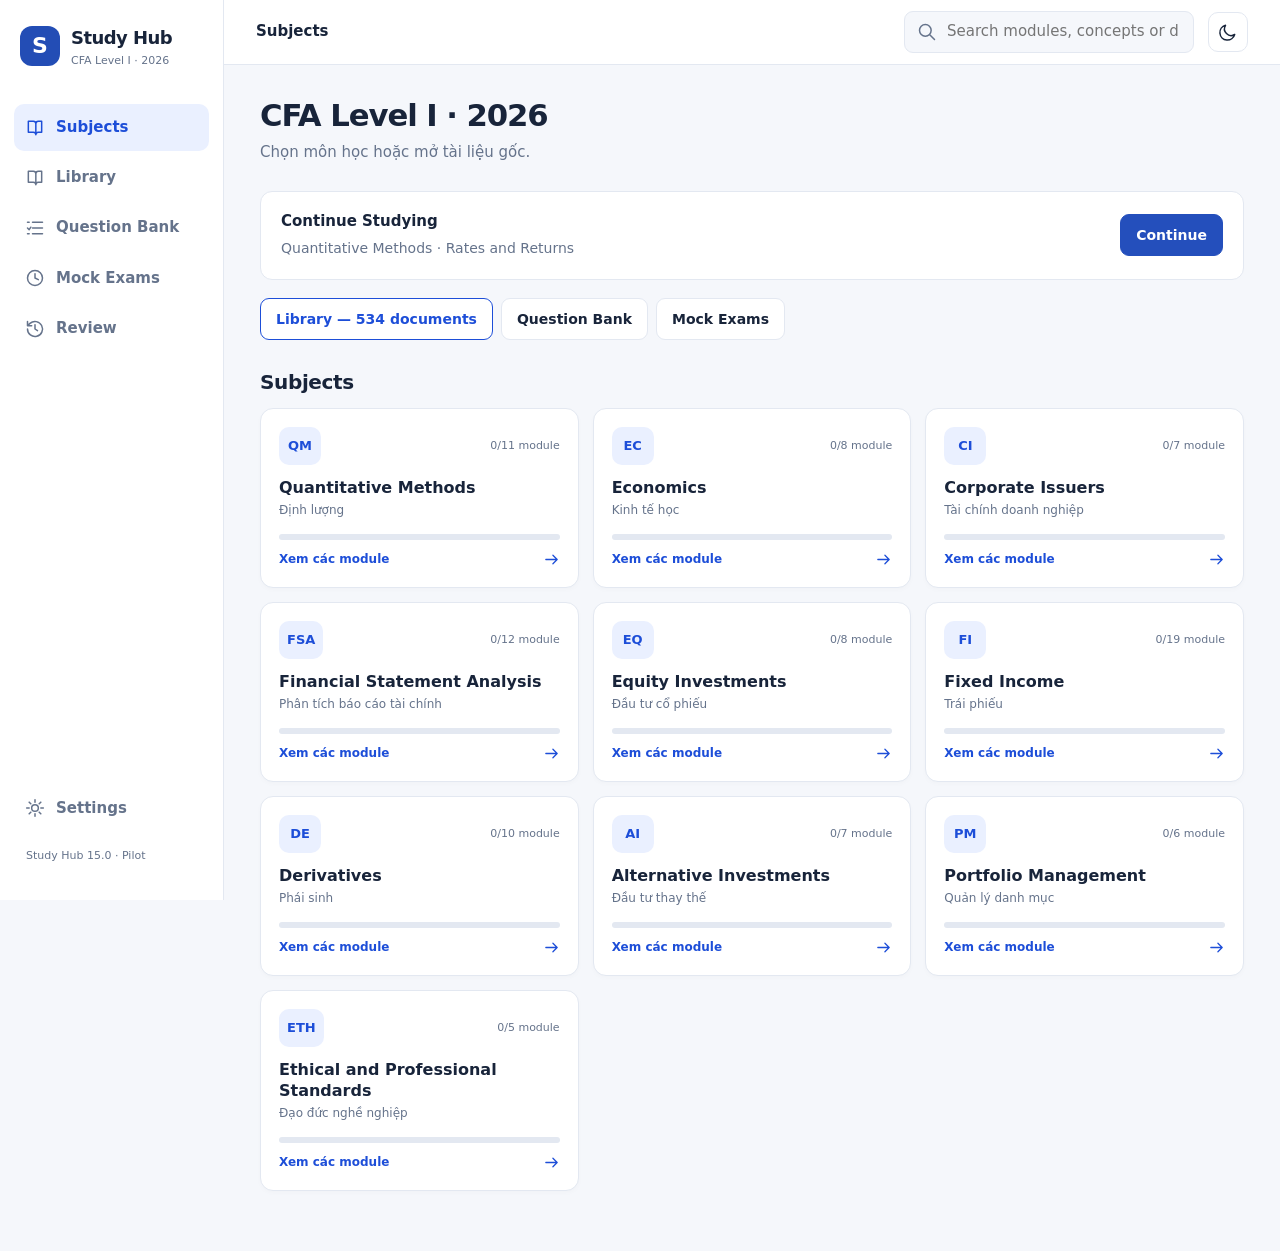
<file: index.html>
<!doctype html>
<html lang="en"><head><meta charset="utf-8"><meta name="viewport" content="width=device-width, initial-scale=1"><meta name="theme-color" content="#f7f8fc"><title>CFA Study Hub · Level I 2026</title><link rel="stylesheet" href="study.css"><link rel="stylesheet" href="study-v14.css?v=150"><link rel="stylesheet" href="prototype-rates.css?v=150"><script defer src="study-index.js"></script><script defer src="recap-data.js"></script><script defer src="source-bank.js"></script><script defer src="private-study.js?v=142"></script><script defer src="prototype-rates-data.js?v=150"></script><script defer src="prototype-rates.js?v=150"></script><script defer src="study-v14.js?v=150"></script></head><body class="v14"><a class="skip" href="#main">Skip to content</a><div id="v14-shell"><aside id="v14-nav"></aside><div id="v14-workspace"><header id="v14-top"></header><main id="main" tabindex="-1"><div class="card">Opening Study Hub…</div></main></div></div><nav id="v14-mobile" aria-label="Điều hướng nhanh"></nav><noscript>Enable JavaScript to use Study Hub.</noscript></body></html>
</file>
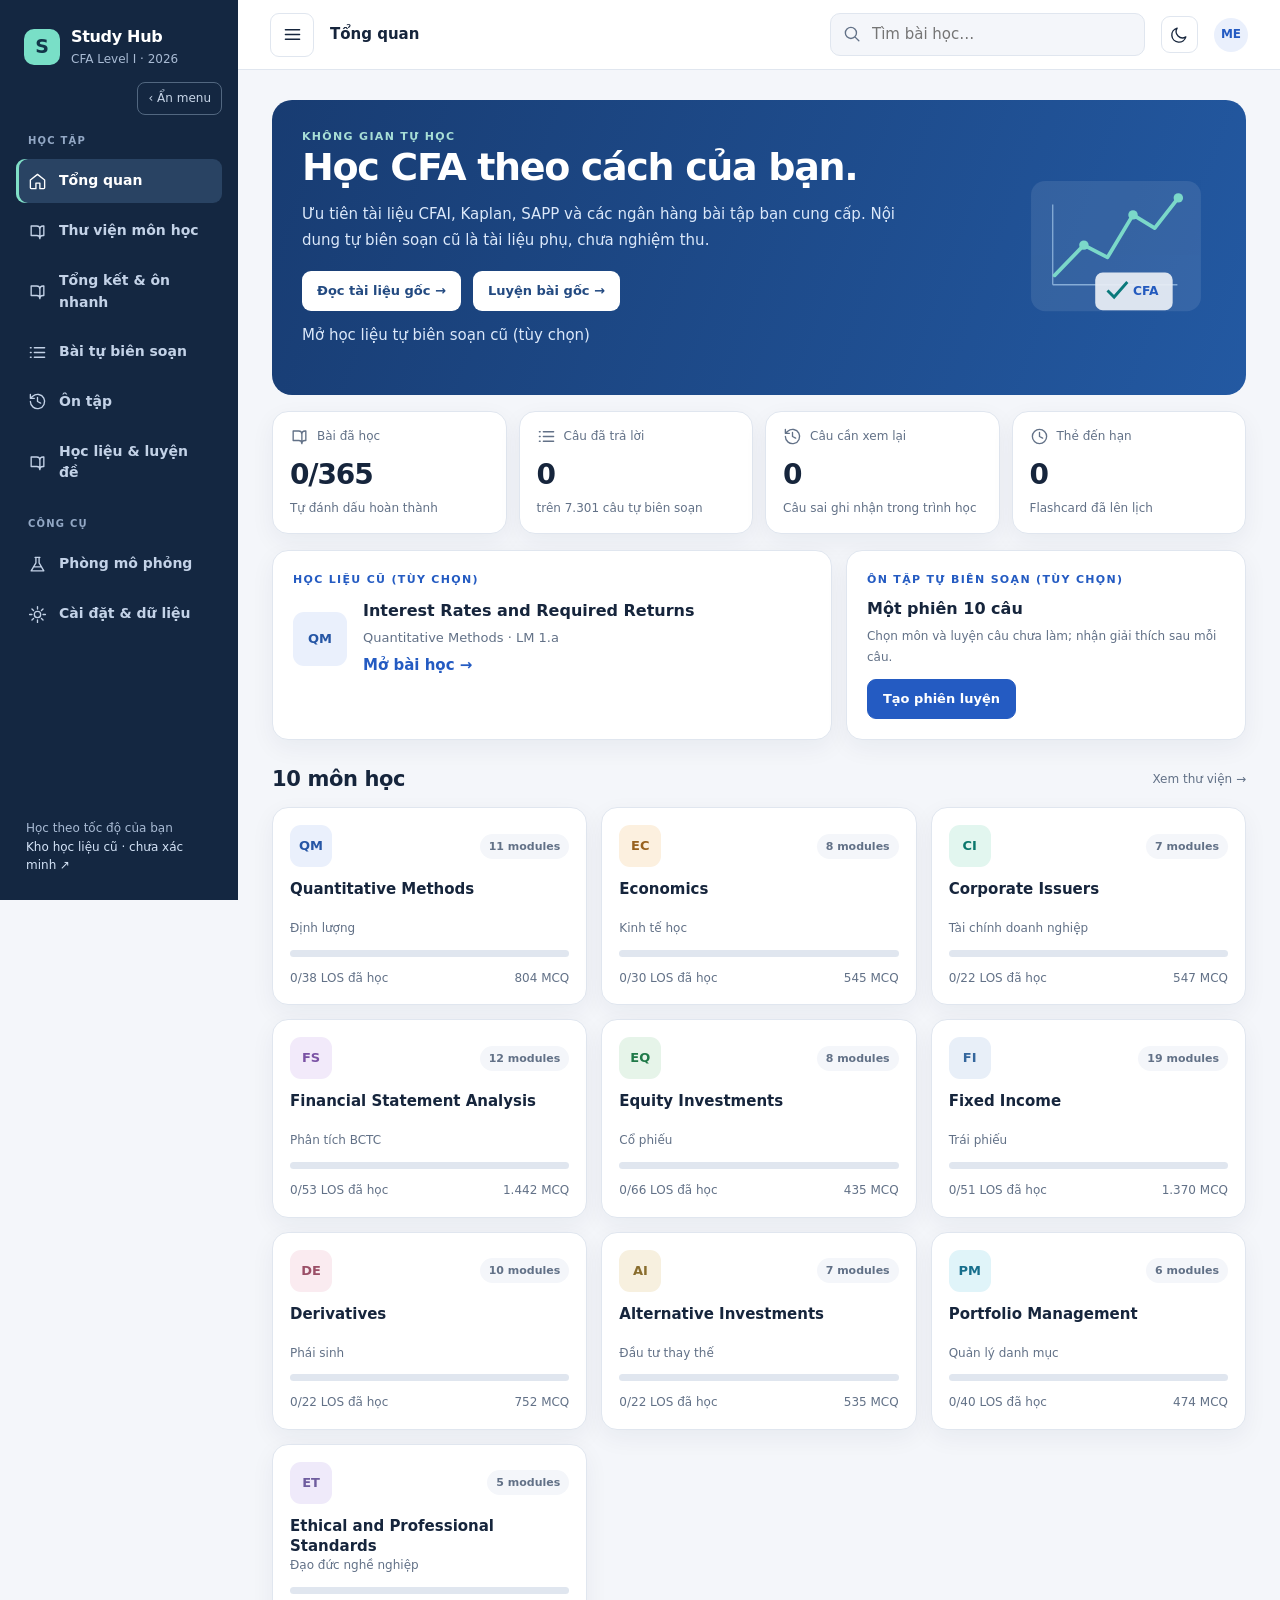
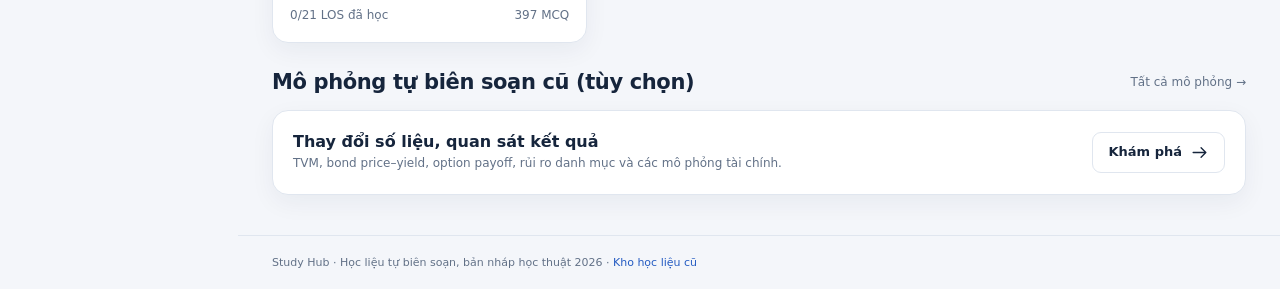
<file: deep.html>
<!doctype html><html lang="vi"><head><meta charset="utf-8"><meta name="viewport" content="width=device-width, initial-scale=1"><meta name="theme-color" content="#f4f7fa"><title>CFA Study Hub · Level I 2026</title><link rel="stylesheet" href="study.css"><script defer src="study-index.js"></script><script defer src="study.js"></script></head><body><a class="skip" href="#main">Đến nội dung</a><div id="shell"><aside id="sidebar" aria-label="Điều hướng"></aside><div class="workspace"><header id="topbar"></header><main id="main" tabindex="-1"><p class="loading">Đang tải Study Hub…</p></main><footer>Study Hub · Học liệu tự biên soạn, bản nháp học thuật 2026 · <a href="legacy.html">Kho học liệu cũ</a></footer></div></div><div id="toast" role="status" aria-live="polite"></div><noscript>Bật JavaScript để sử dụng trình học. <a href="legacy.html">Mở kho cũ</a>.</noscript></body></html>
</file>
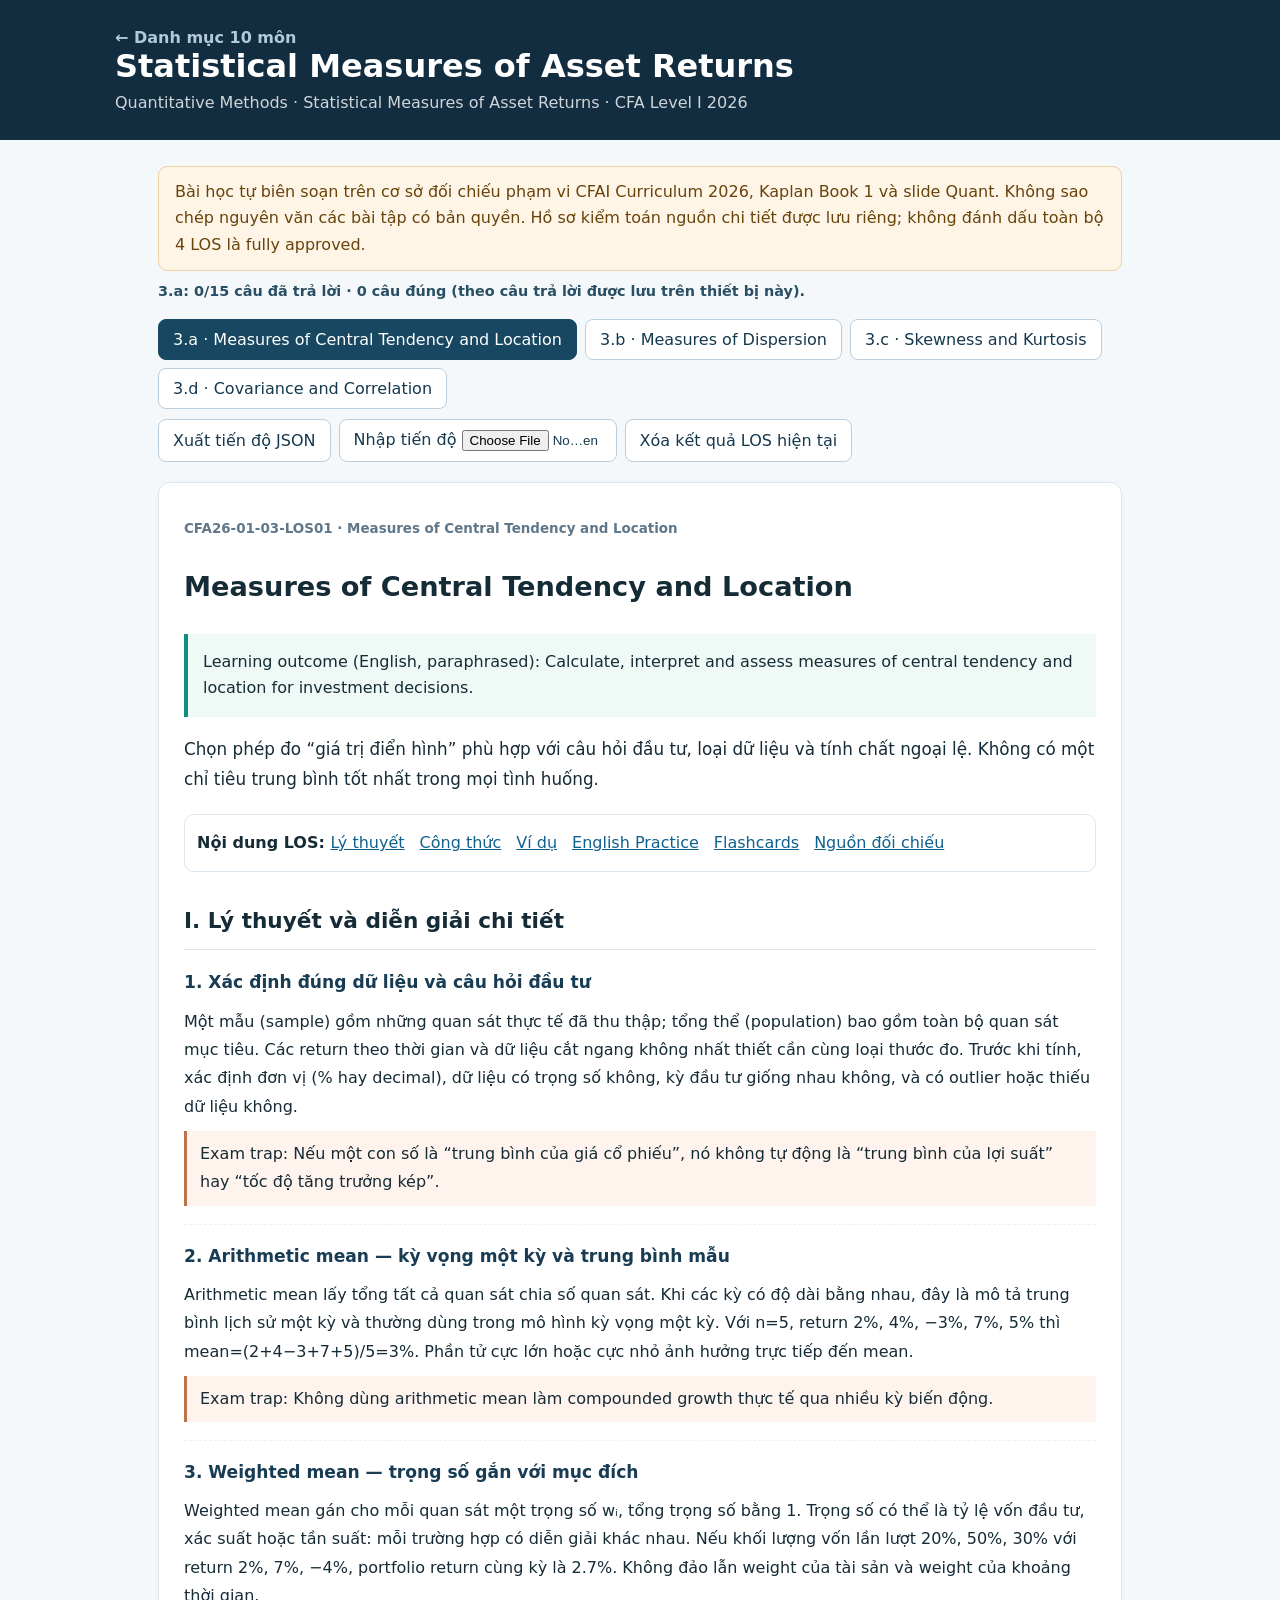
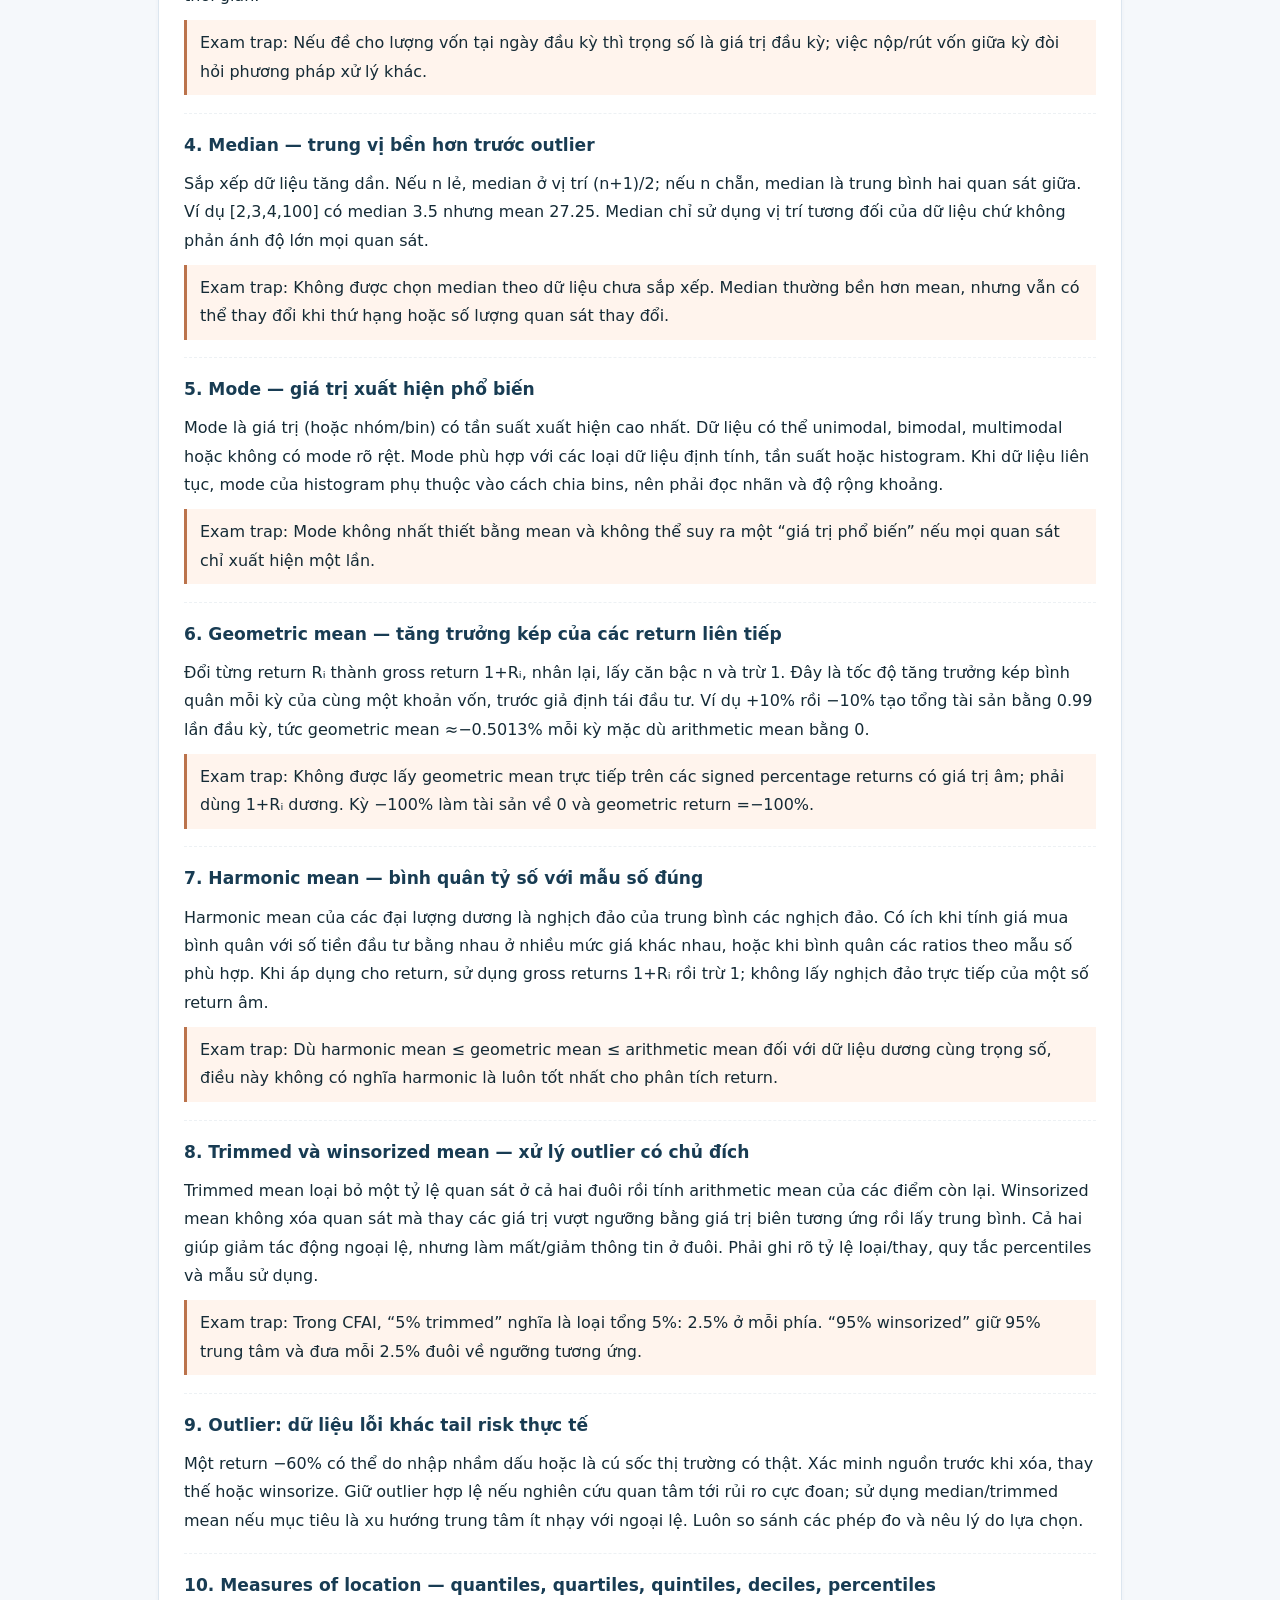
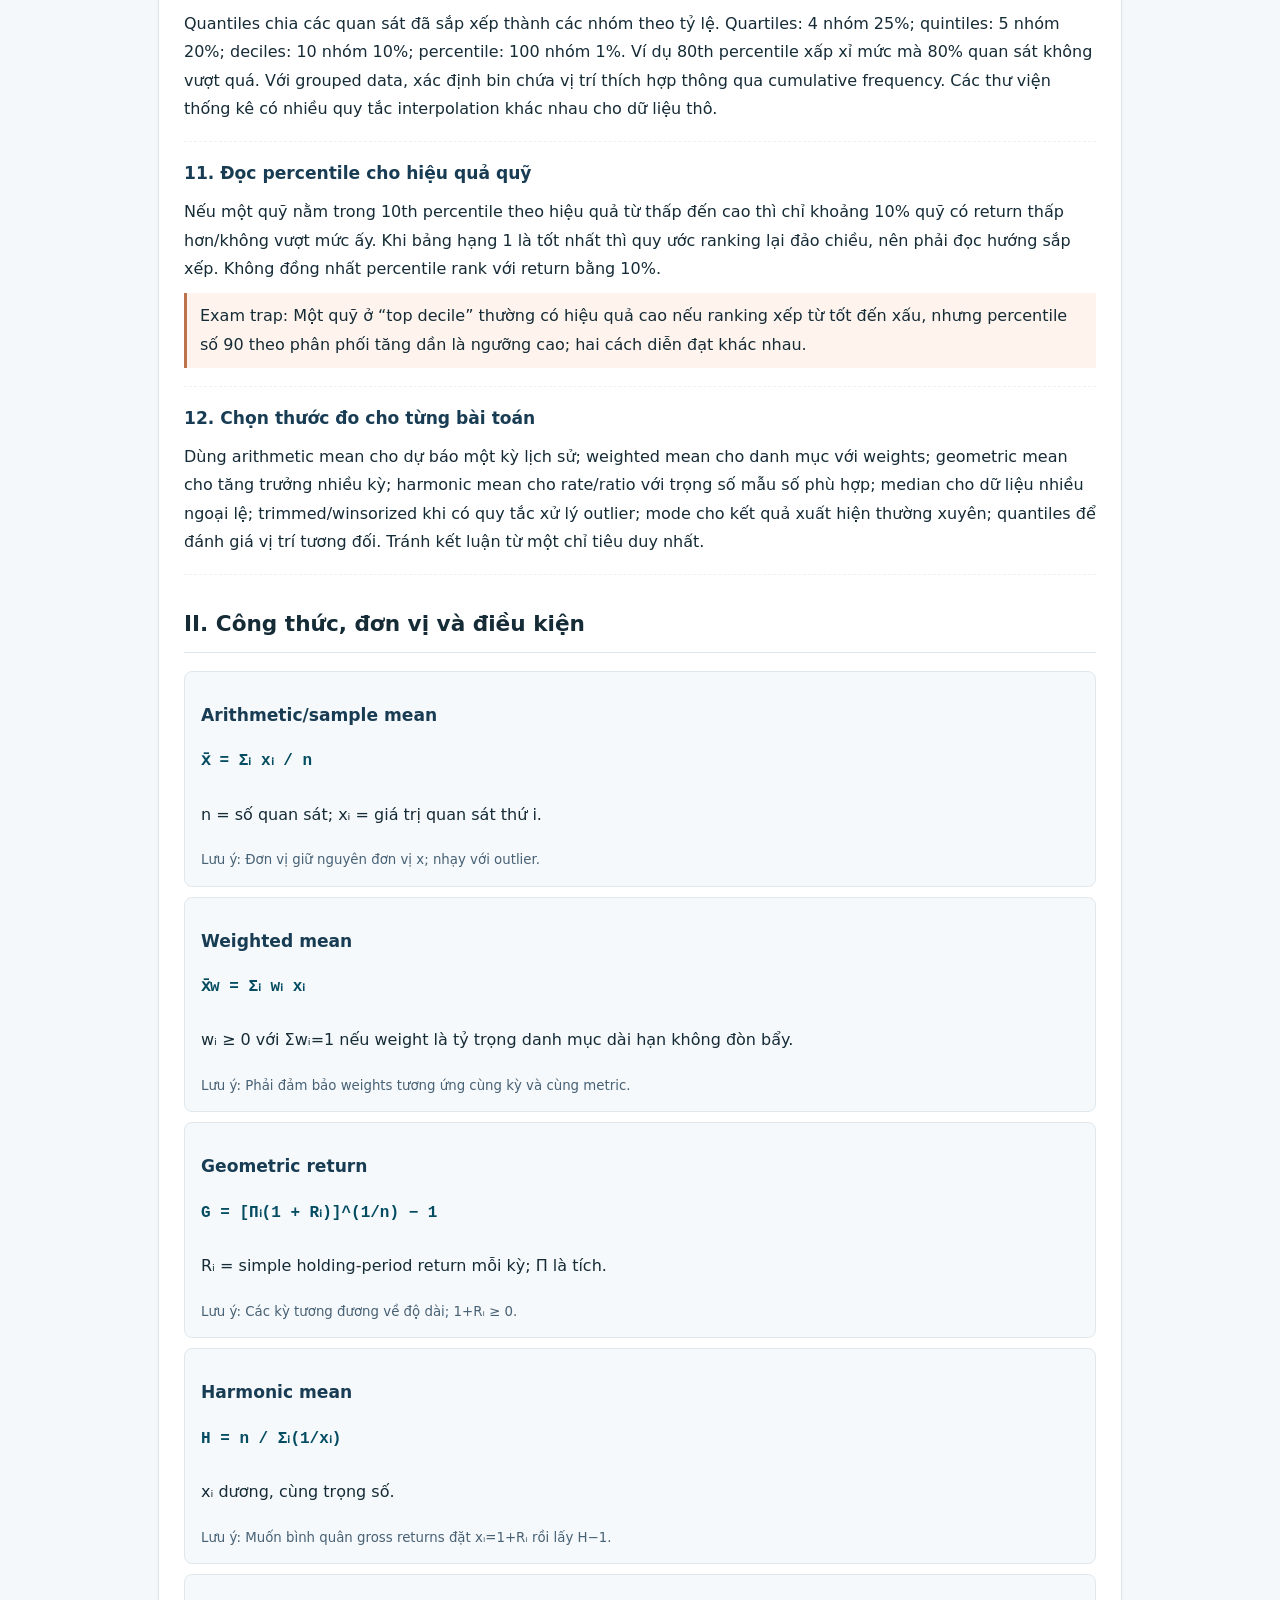
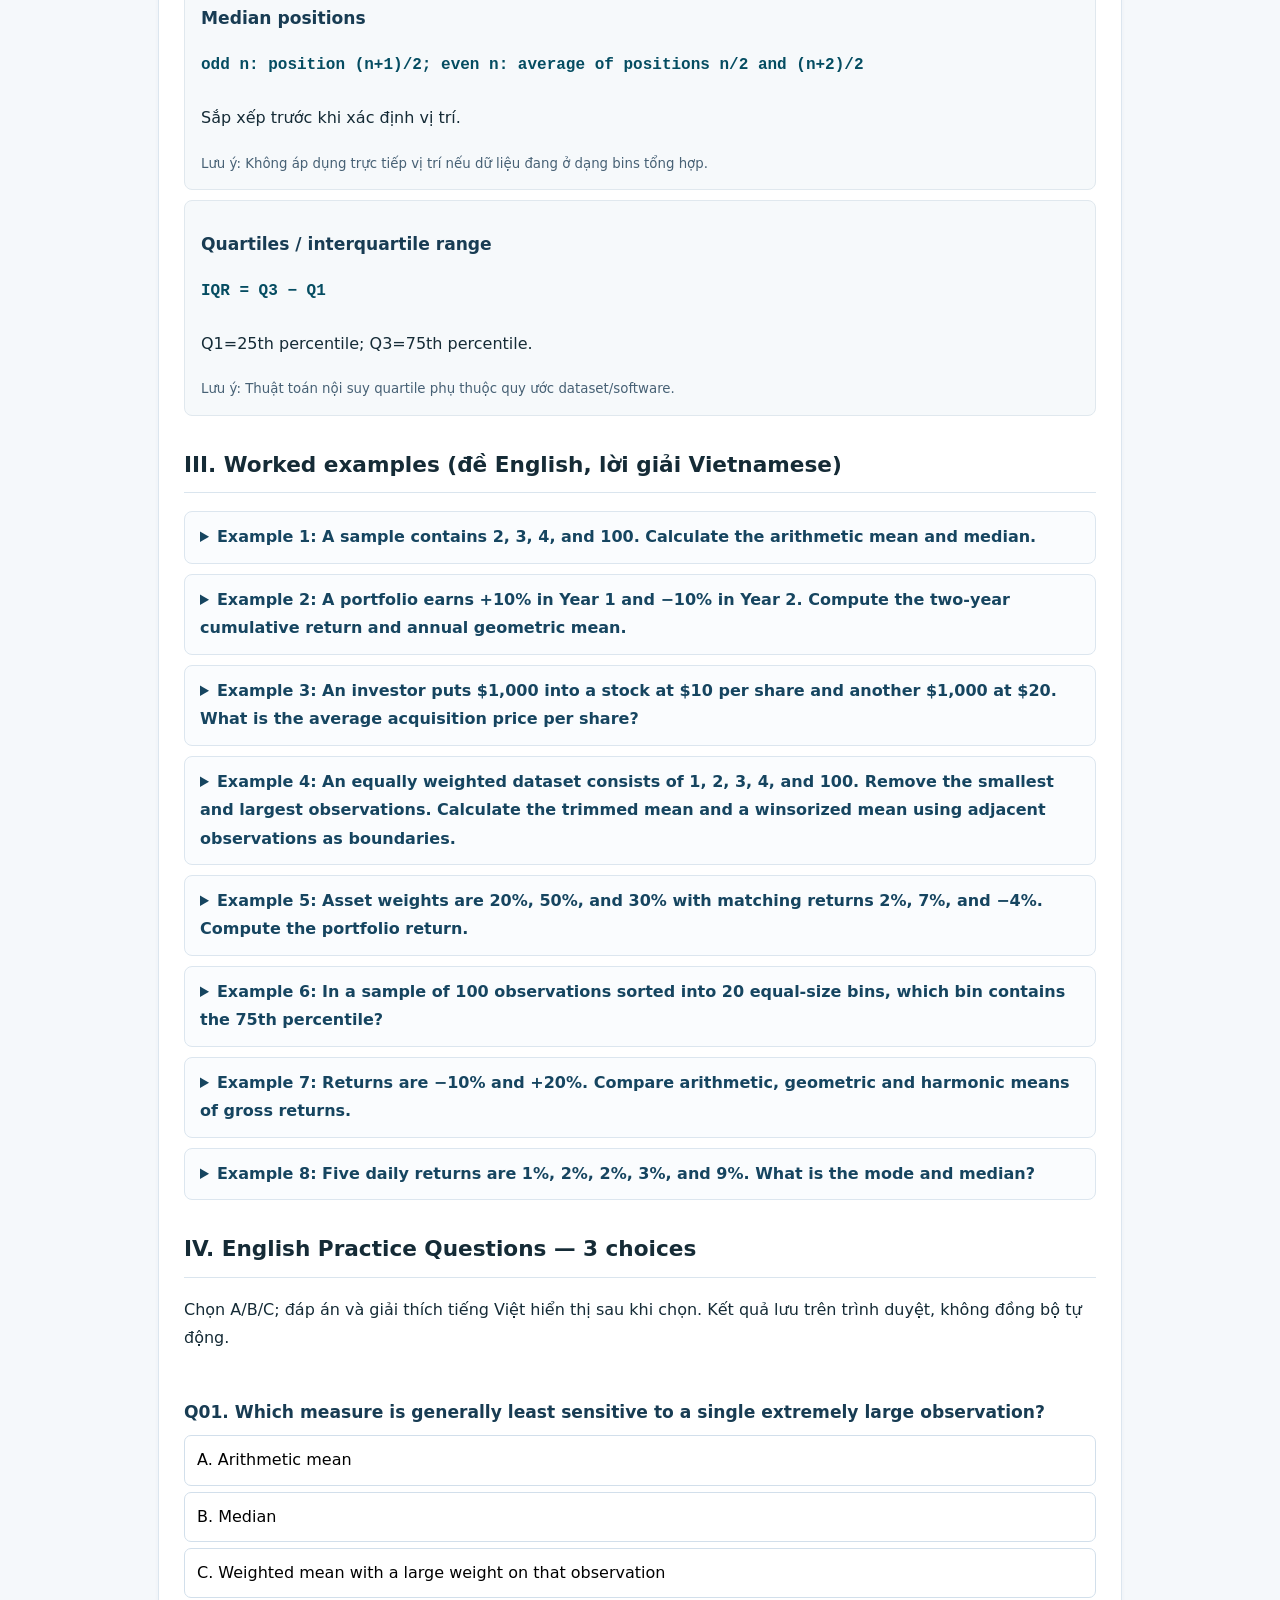
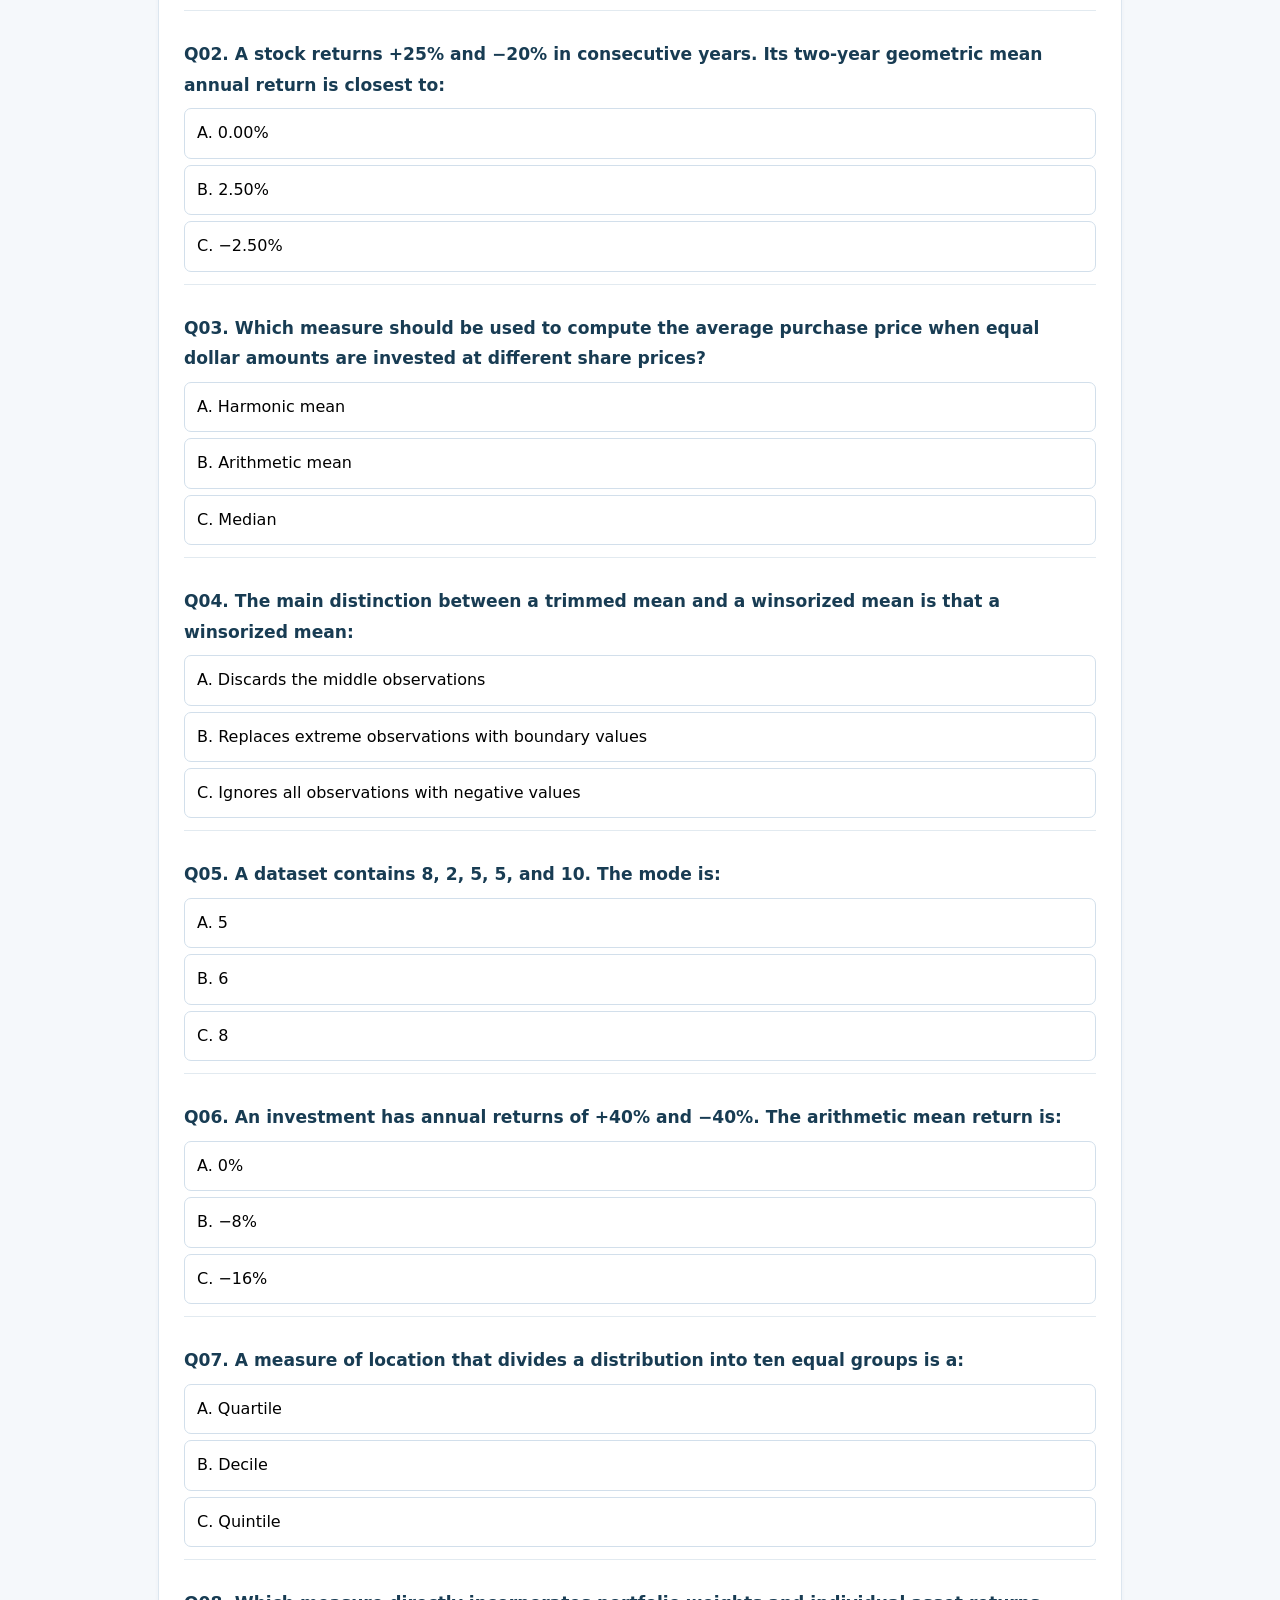
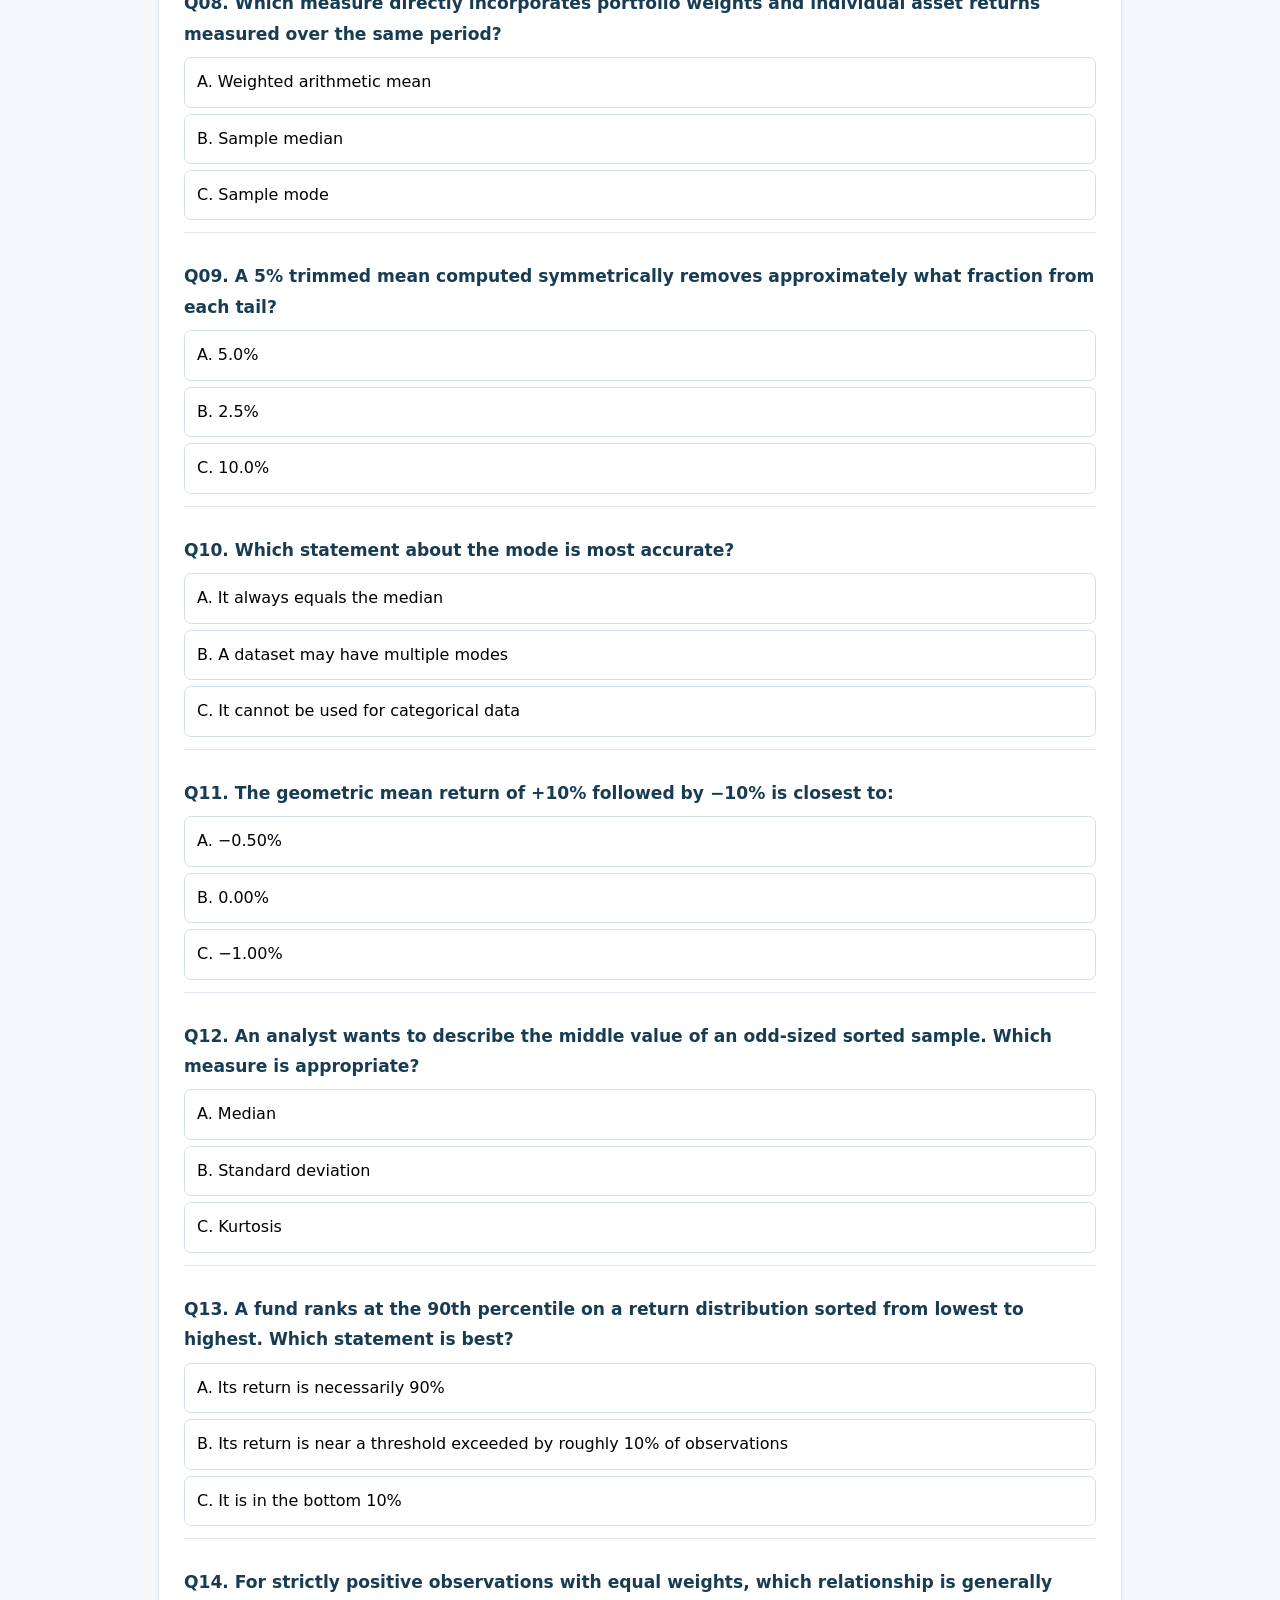
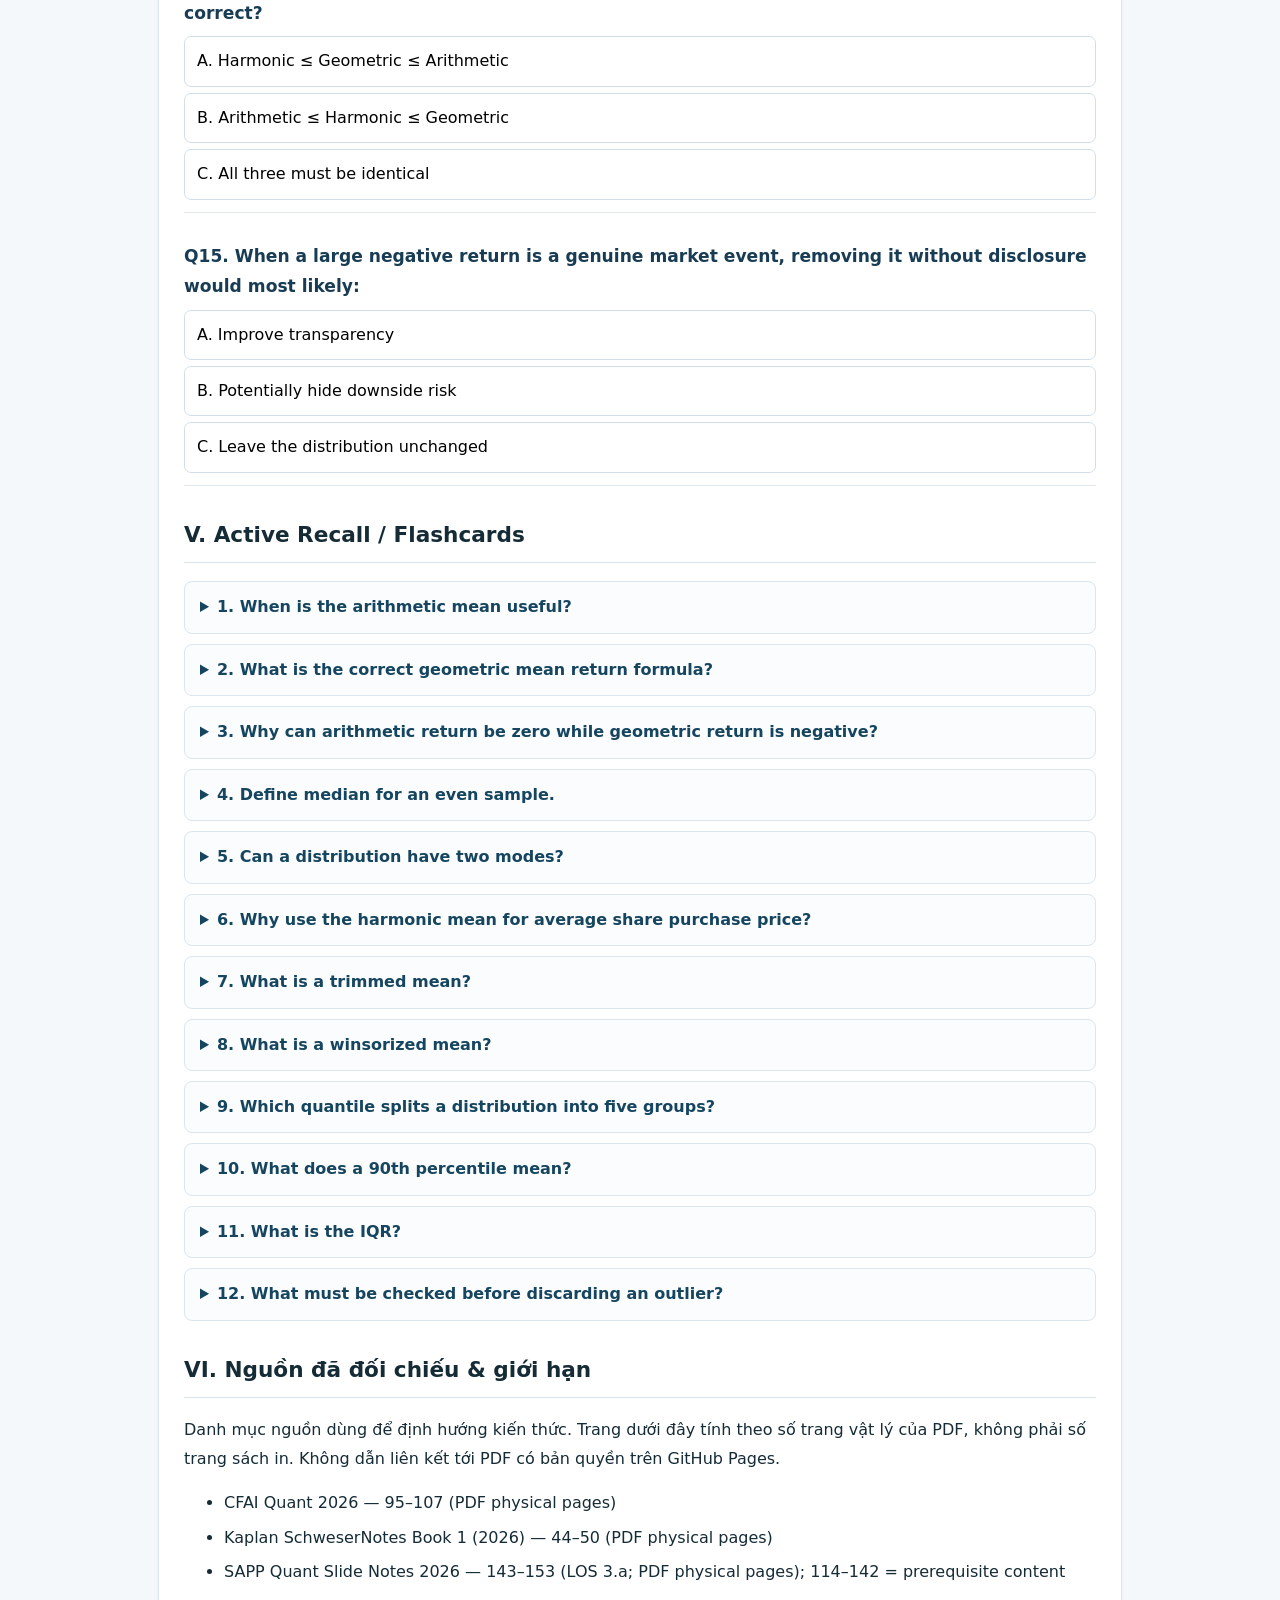
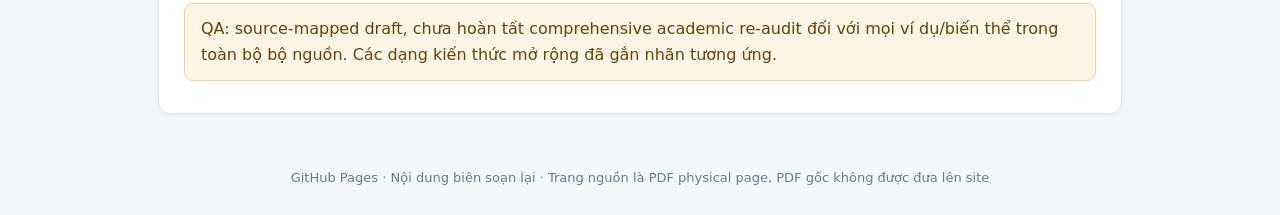
<file: legacy-deep.html>
<!doctype html>
<html lang="vi"><head><meta charset="utf-8"><meta name="viewport" content="width=device-width, initial-scale=1">
<title>CFA 2026 — Bài học chuyên sâu</title><link rel="stylesheet" href="style.css"></head>
<body><header><p><a class="back-home" href="index.html">← Danh mục 10 môn</a></p><h1 id="deep-heading">CFA Level I — Học theo LOS</h1><p id="deep-subheading">Nguồn CFAI 2026 · Giải thích tiếng Việt · Câu hỏi tiếng Anh</p></header>
<main class="deep-layout"><div class="deep-warning" id="deep-warning" role="note"></div>
<div id="deep-status" role="status" aria-live="polite"></div>
<nav class="deep-tabs" id="deep-tabs" aria-label="Chọn Learning Outcome"></nav>
<div class="deep-actions"><button id="export-progress" type="button">Xuất tiến độ JSON</button><label class="deep-import">Nhập tiến độ <input id="import-progress" type="file" accept=".json,application/json"></label><button type="button" id="reset-los">Xóa kết quả LOS hiện tại</button></div>
<article id="deep-content" aria-live="polite"></article>
</main><footer>GitHub Pages · Nội dung biên soạn lại · Trang nguồn là PDF physical page, PDF gốc không được đưa lên site</footer>
<script src="deep-quant.js"></script><script src="deep-econ.js"></script><script src="deep-ci.js"></script><script src="deep-fsa.js"></script><script src="deep-equity.js"></script><script src="deep-fi.js"></script><script src="deep-der.js"></script><script src="deep-alt.js"></script><script src="deep-pm.js"></script><script src="deep-eth.js"></script><script src="deep.js"></script></body></html>
</file>
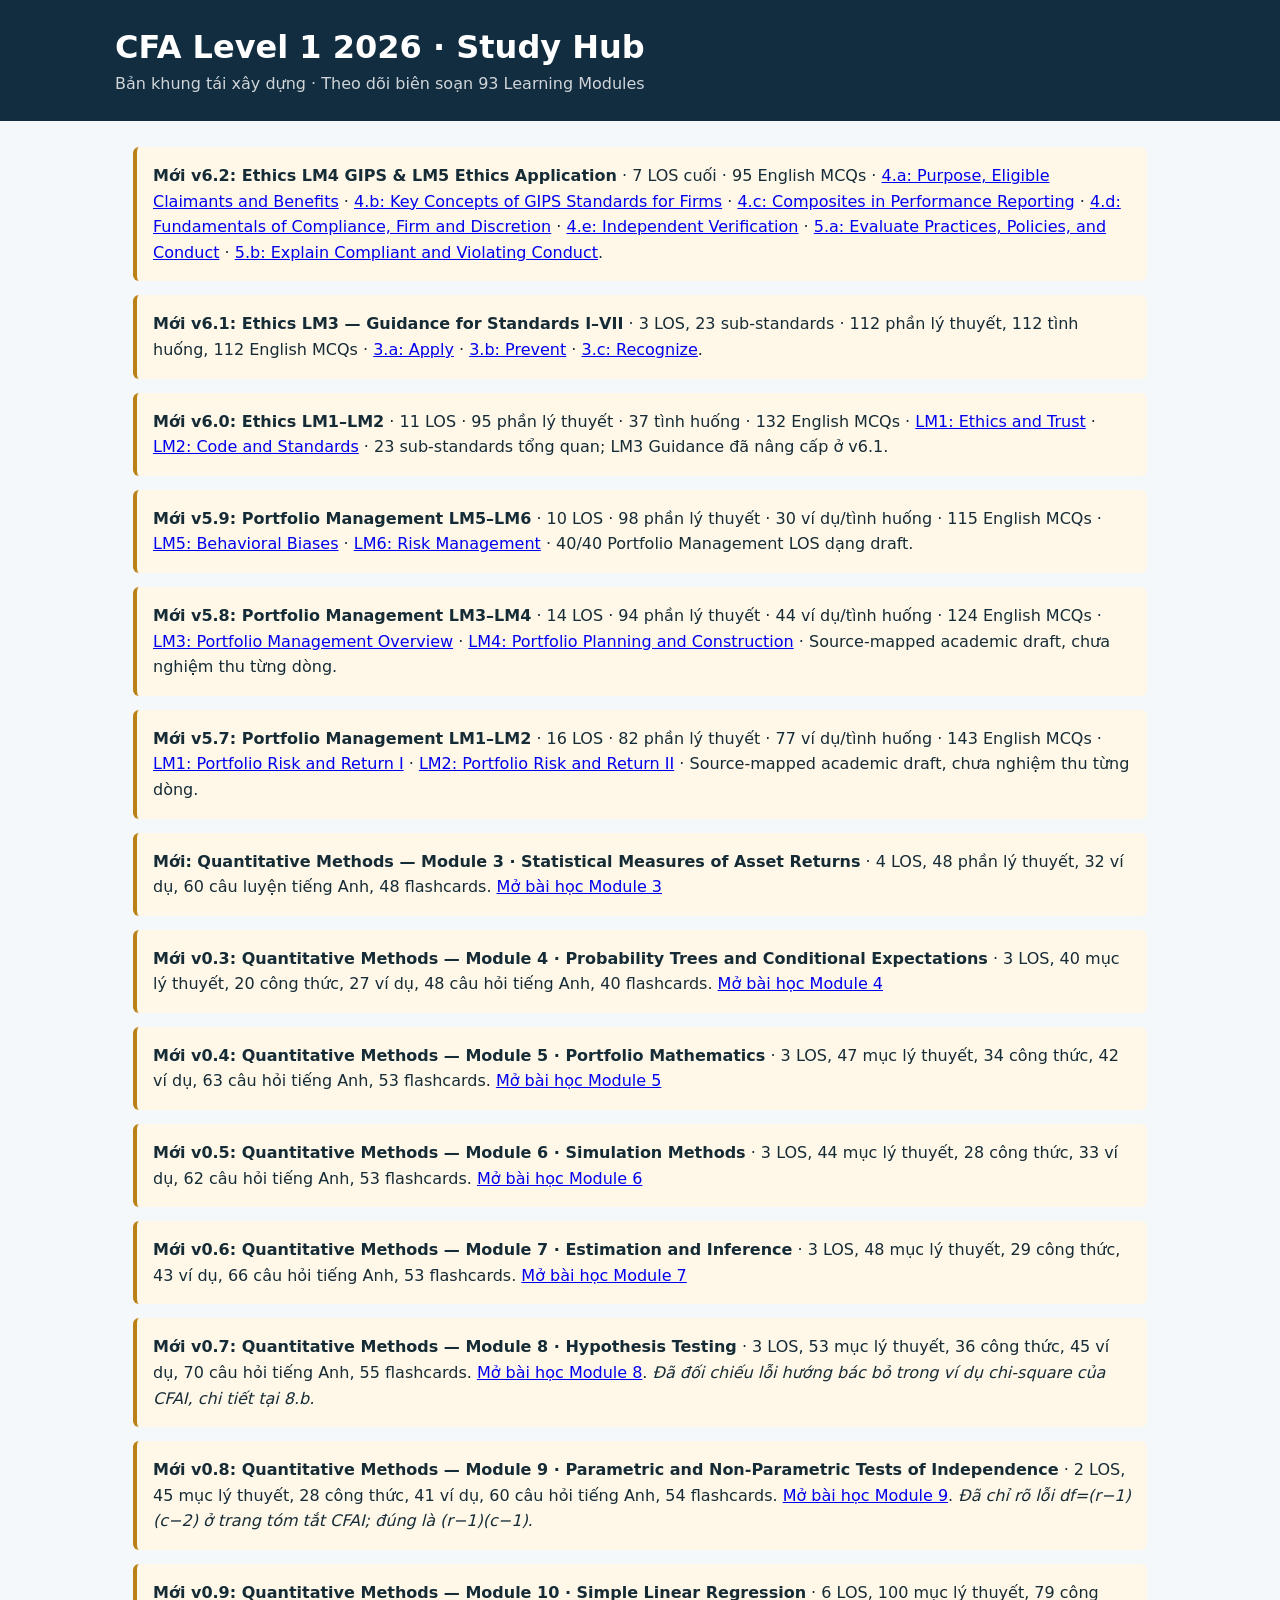
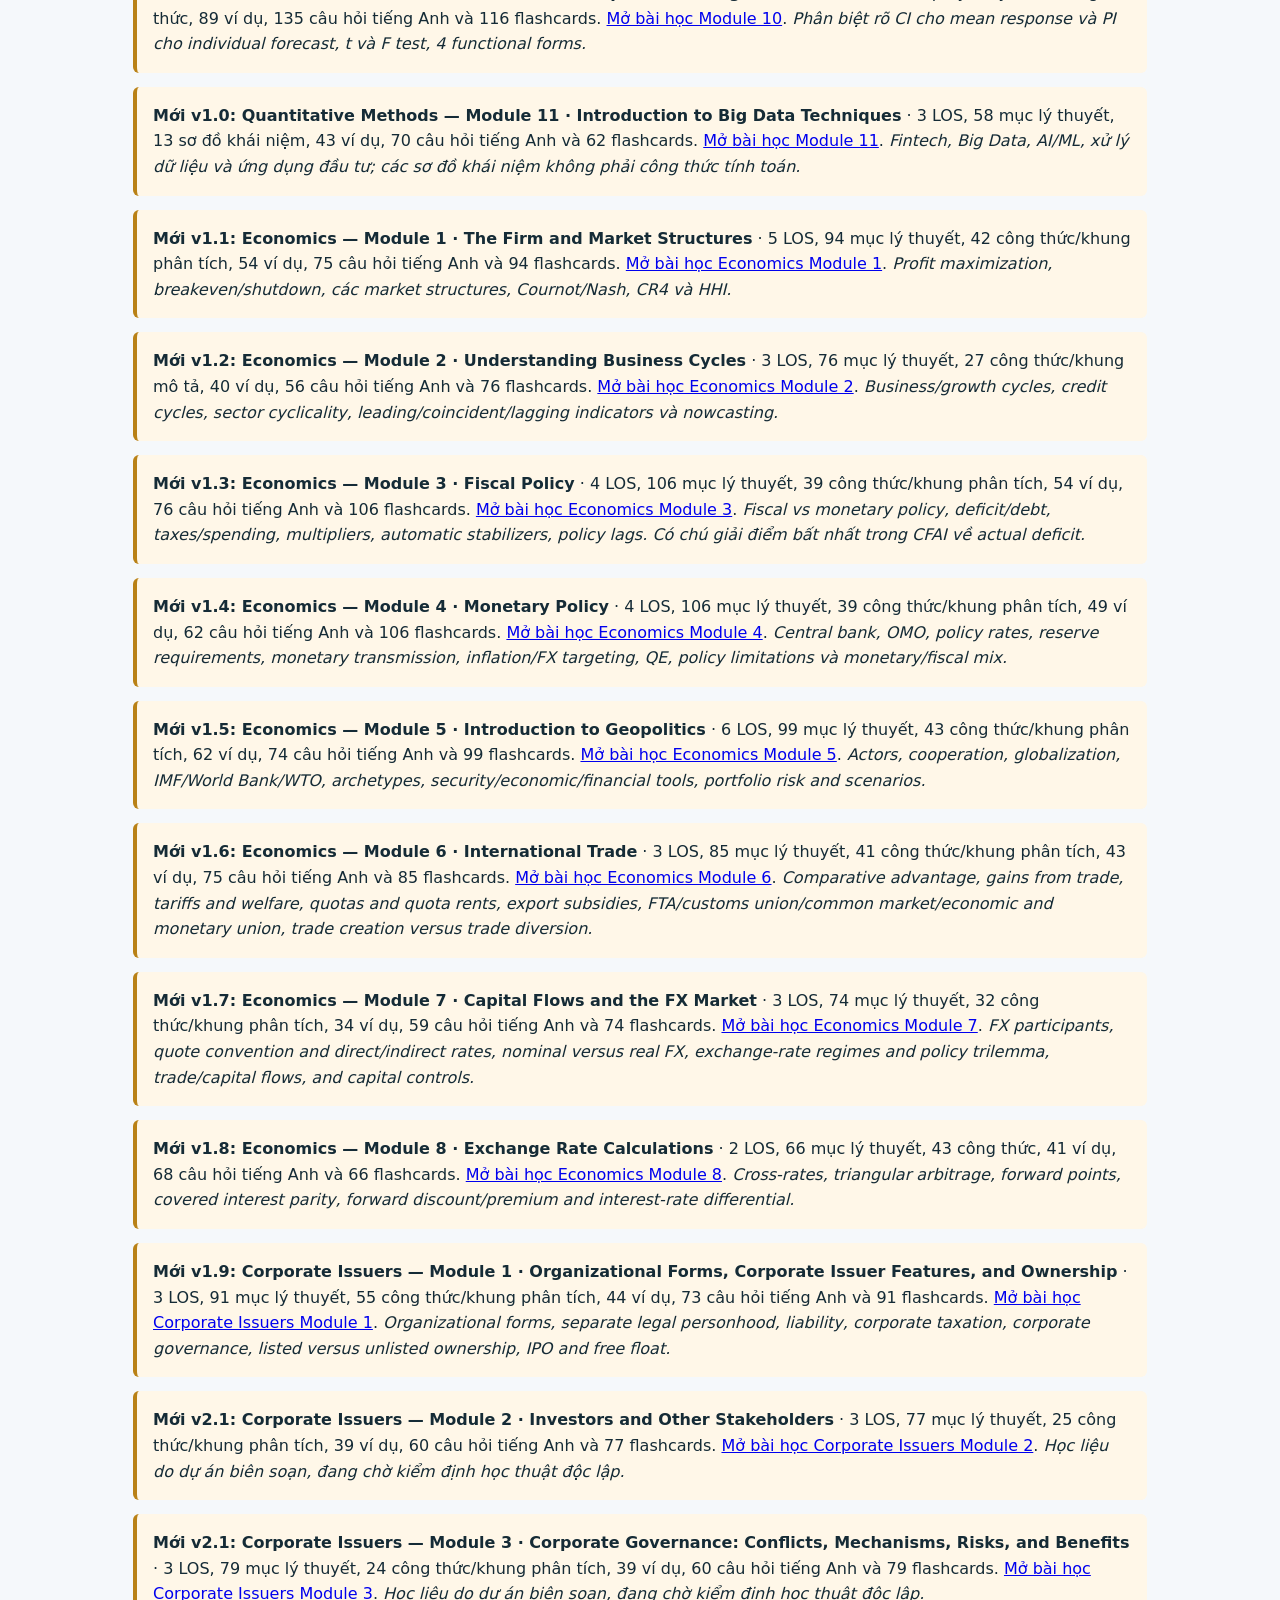
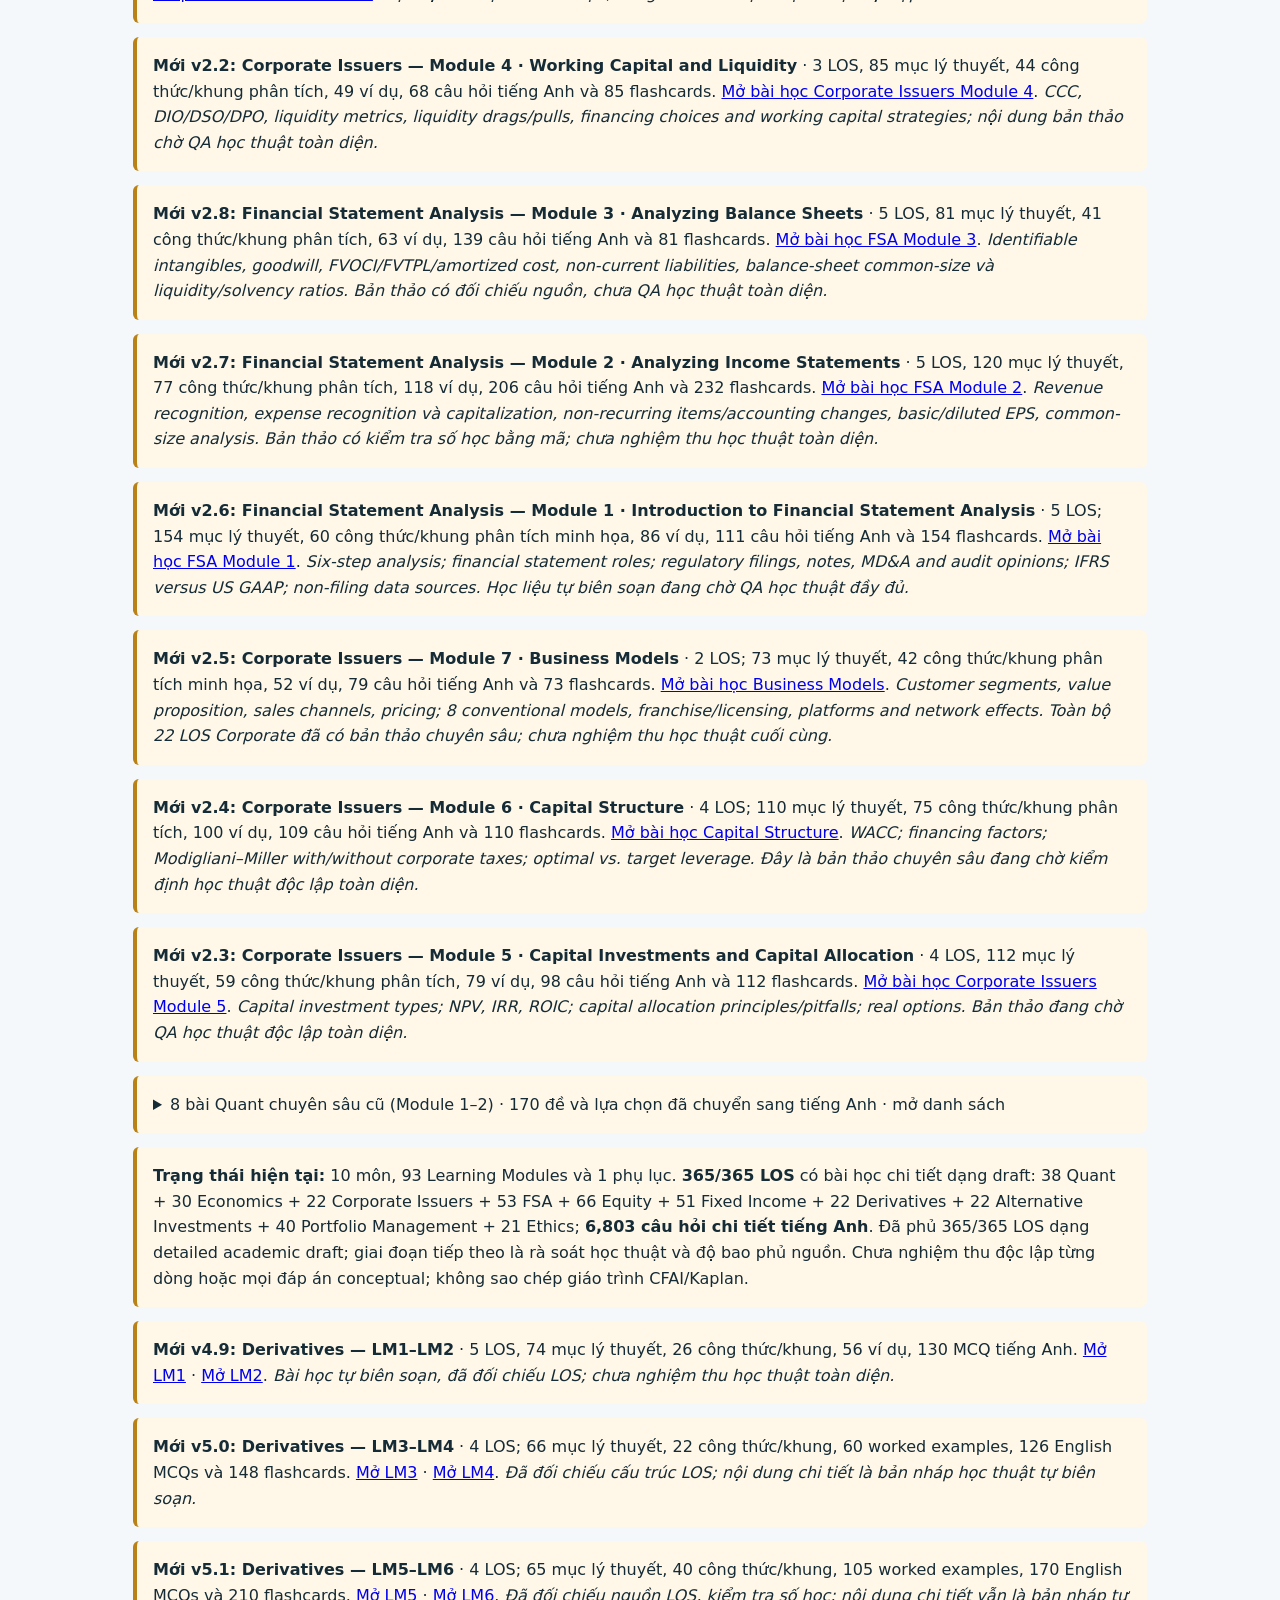
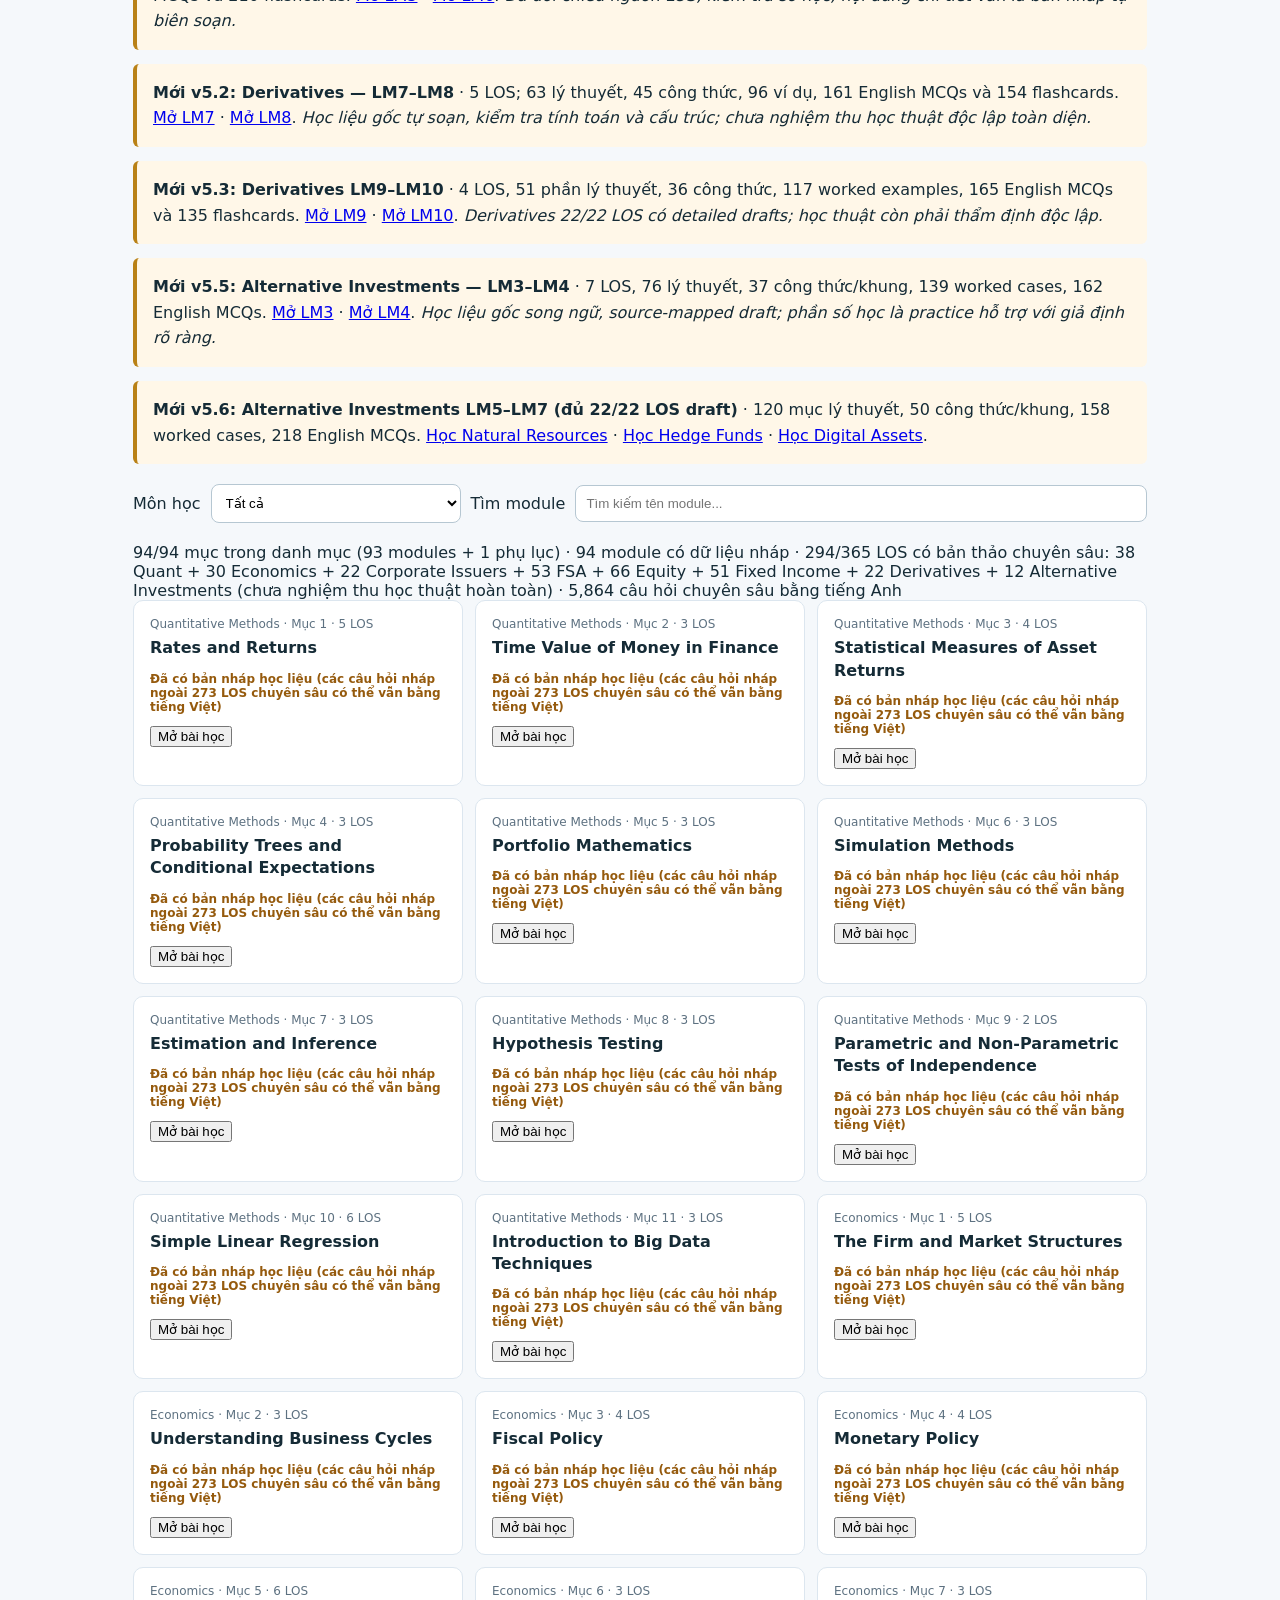
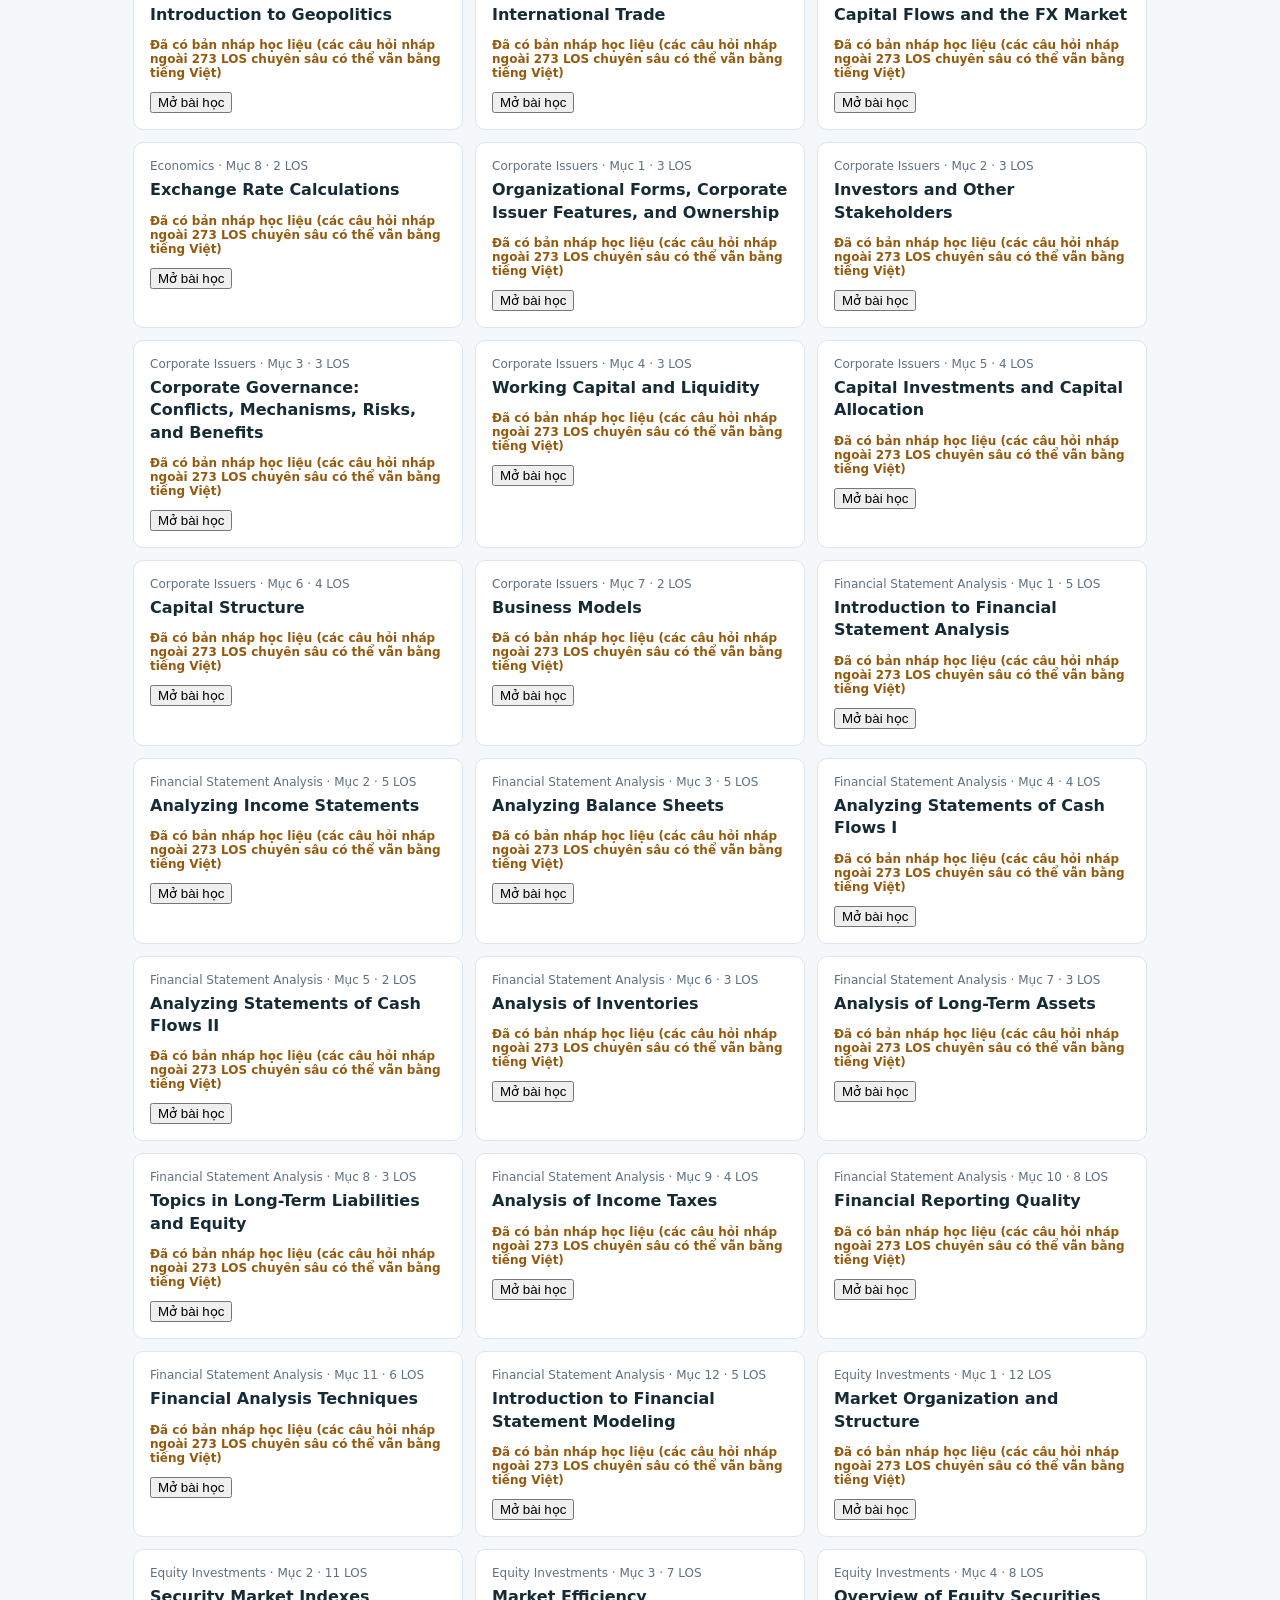
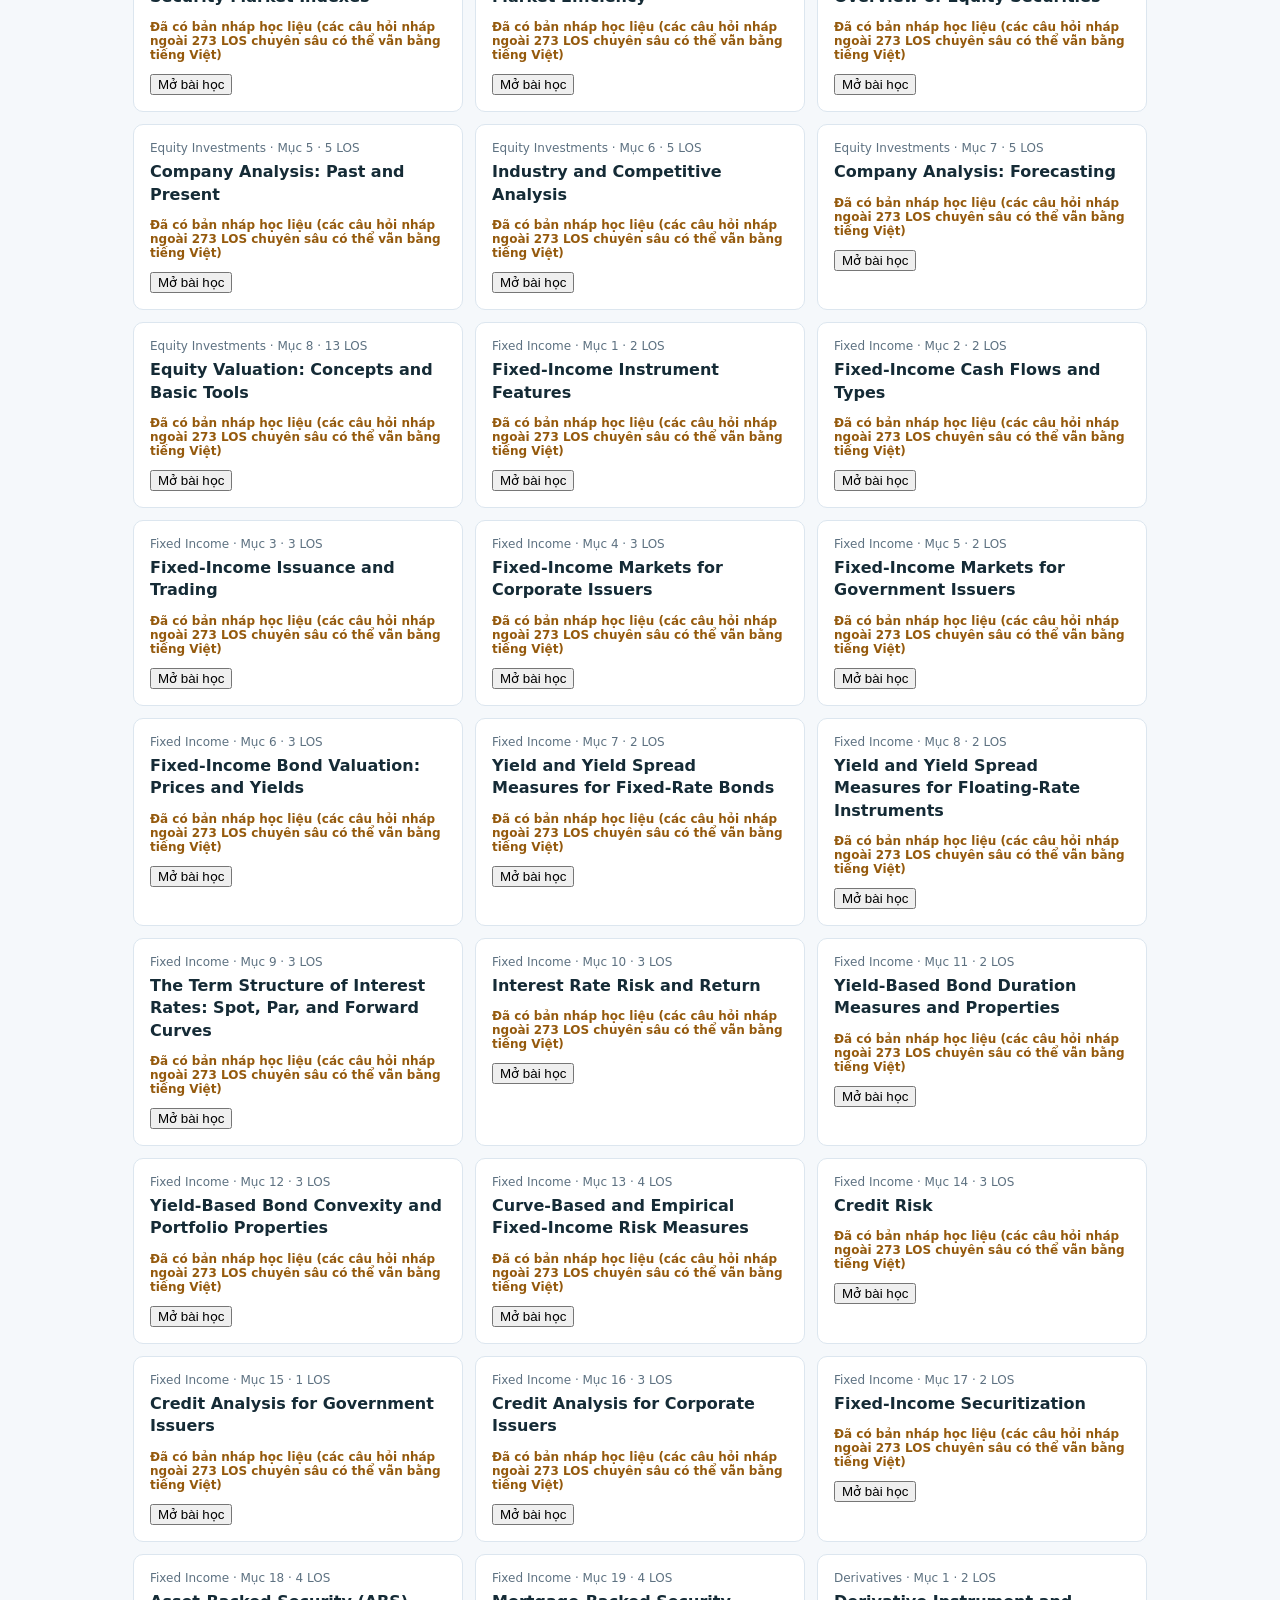
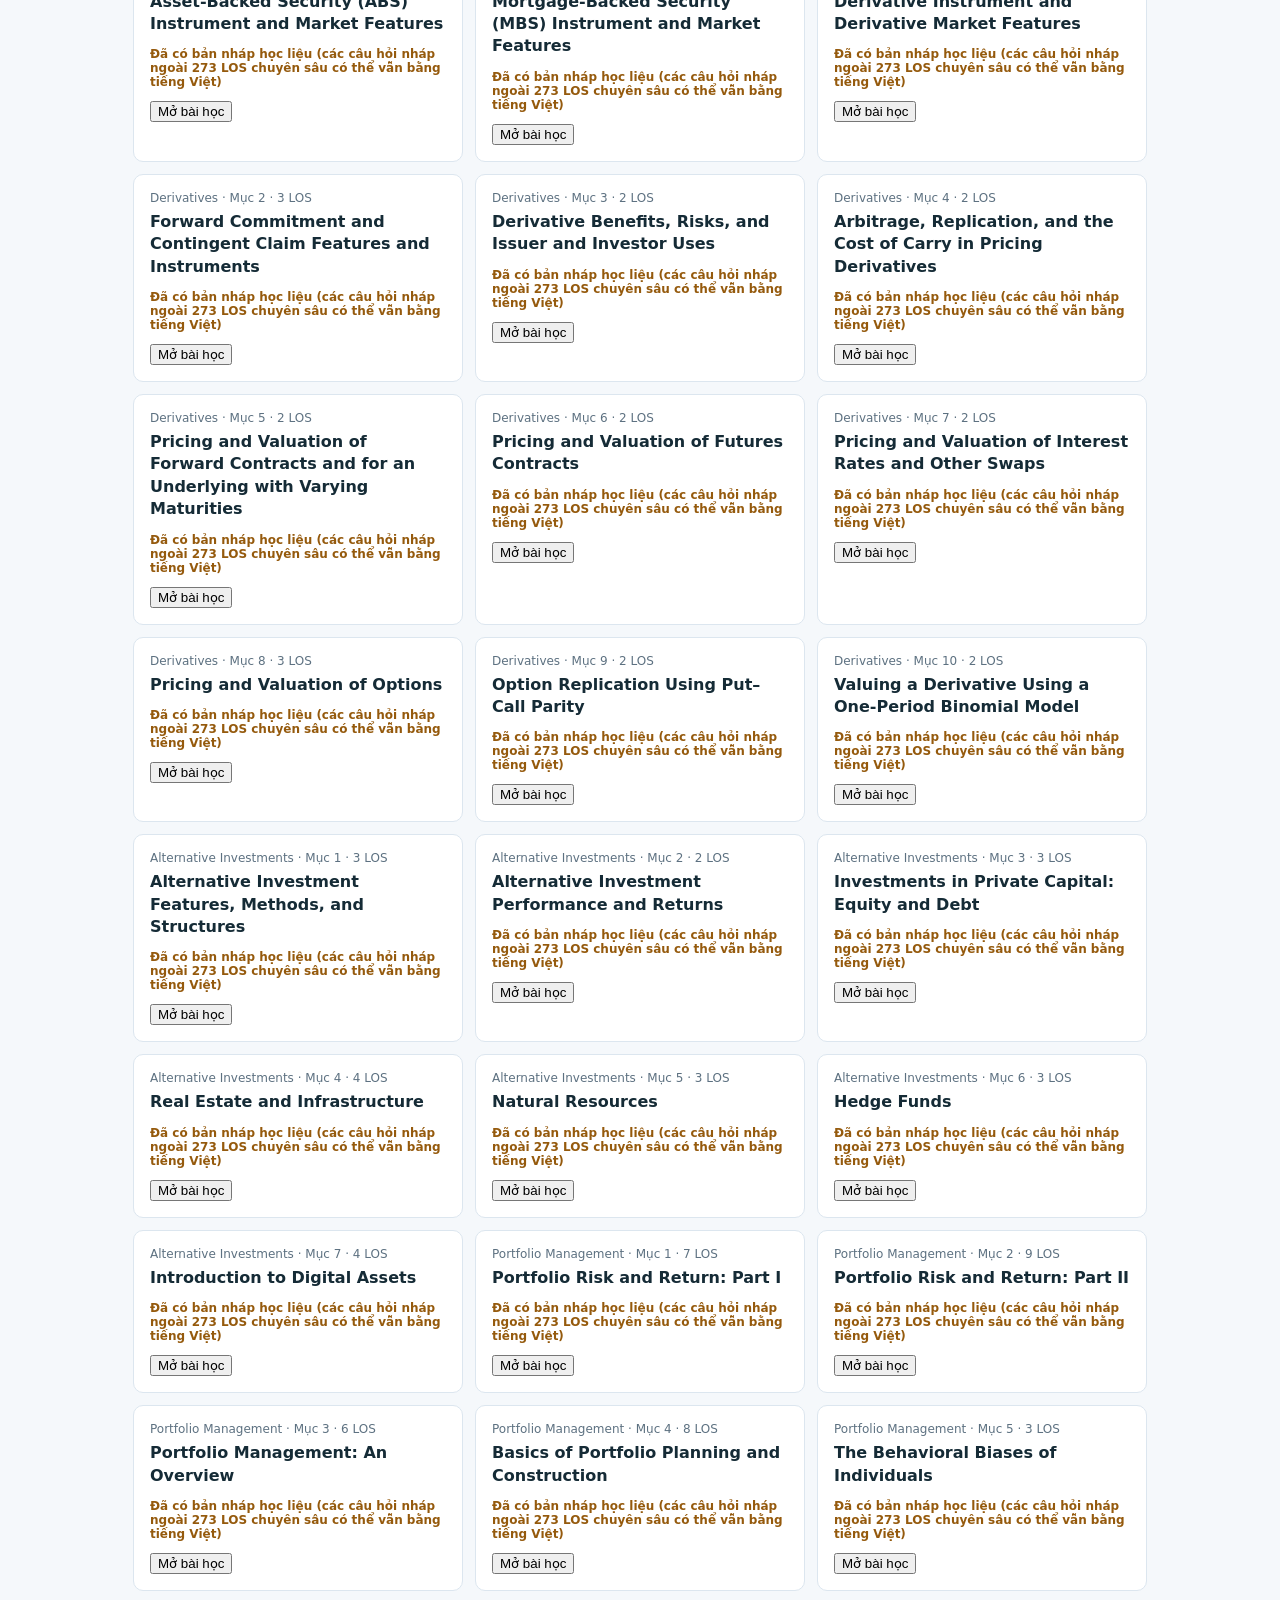
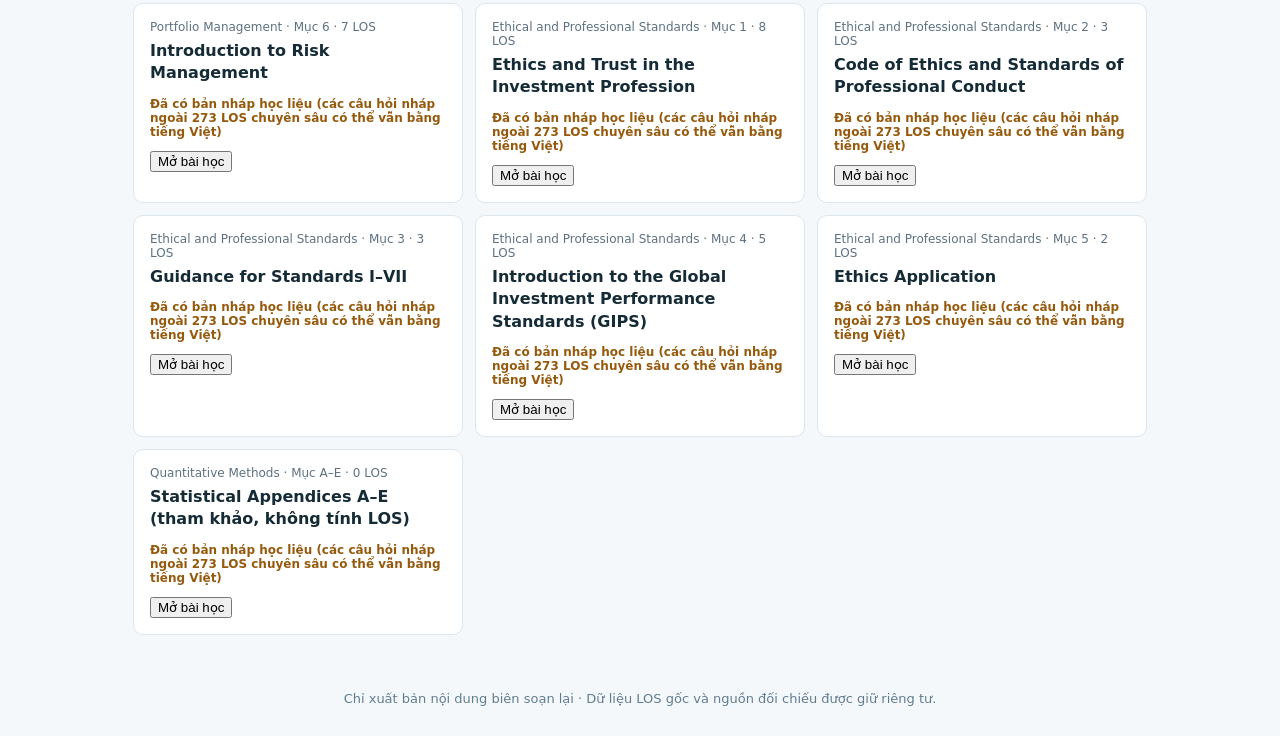
<file: legacy.html>
<!DOCTYPE html>
<html lang="vi"><head><meta charset="utf-8"/><meta content="width=device-width,initial-scale=1" name="viewport"/><title>CFA Level 1 2026 — Study Hub Rebuild</title><link href="style.css" rel="stylesheet"/></head><body><header><h1>CFA Level 1 2026 · Study Hub</h1><p>Bản khung tái xây dựng · Theo dõi biên soạn 93 Learning Modules</p></header><main><section class="notice" id="deep-eth04-05"><strong>Mới v6.2: Ethics LM4 GIPS & LM5 Ethics Application</strong> · 7 LOS cuối · 95 English MCQs · <a href="deep.html?module=CFA26-10-04&los=LOS01">4.a: Purpose, Eligible Claimants and Benefits</a> · <a href="deep.html?module=CFA26-10-04&los=LOS02">4.b: Key Concepts of GIPS Standards for Firms</a> · <a href="deep.html?module=CFA26-10-04&los=LOS03">4.c: Composites in Performance Reporting</a> · <a href="deep.html?module=CFA26-10-04&los=LOS04">4.d: Fundamentals of Compliance, Firm and Discretion</a> · <a href="deep.html?module=CFA26-10-04&los=LOS05">4.e: Independent Verification</a> · <a href="deep.html?module=CFA26-10-05&los=LOS01">5.a: Evaluate Practices, Policies, and Conduct</a> · <a href="deep.html?module=CFA26-10-05&los=LOS02">5.b: Explain Compliant and Violating Conduct</a>.</section><section class="notice" id="deep-eth03"><strong>Mới v6.1: Ethics LM3 — Guidance for Standards I–VII</strong> · 3 LOS, 23 sub-standards · 112 phần lý thuyết, 112 tình huống, 112 English MCQs · <a href="deep.html?module=CFA26-10-03&los=LOS01">3.a: Apply</a> · <a href="deep.html?module=CFA26-10-03&los=LOS02">3.b: Prevent</a> · <a href="deep.html?module=CFA26-10-03&los=LOS03">3.c: Recognize</a>.</section><section class="notice" id="deep-eth01-02"><strong>Mới v6.0: Ethics LM1–LM2</strong> · 11 LOS · 95 phần lý thuyết · 37 tình huống · 132 English MCQs · <a href="deep.html?module=CFA26-10-01">LM1: Ethics and Trust</a> · <a href="deep.html?module=CFA26-10-02">LM2: Code and Standards</a> · 23 sub-standards tổng quan; LM3 Guidance đã nâng cấp ở v6.1.</section><section class="notice" id="deep-pm05-06"><strong>Mới v5.9: Portfolio Management LM5–LM6</strong> · 10 LOS · 98 phần lý thuyết · 30 ví dụ/tình huống · 115 English MCQs · <a href="deep.html?module=CFA26-09-05">LM5: Behavioral Biases</a> · <a href="deep.html?module=CFA26-09-06">LM6: Risk Management</a> · 40/40 Portfolio Management LOS dạng draft.</section><section class="notice" id="deep-pm03-04"><strong>Mới v5.8: Portfolio Management LM3–LM4</strong> · 14 LOS · 94 phần lý thuyết · 44 ví dụ/tình huống · 124 English MCQs · <a href="deep.html?module=CFA26-09-03">LM3: Portfolio Management Overview</a> · <a href="deep.html?module=CFA26-09-04">LM4: Portfolio Planning and Construction</a> · Source-mapped academic draft, chưa nghiệm thu từng dòng.</section><section class="notice" id="deep-pm01-02"><strong>Mới v5.7: Portfolio Management LM1–LM2</strong> · 16 LOS · 82 phần lý thuyết · 77 ví dụ/tình huống · 143 English MCQs · <a href="deep.html?module=CFA26-09-01">LM1: Portfolio Risk and Return I</a> · <a href="deep.html?module=CFA26-09-02">LM2: Portfolio Risk and Return II</a> · Source-mapped academic draft, chưa nghiệm thu từng dòng.</section><section class="notice" id="deep-quant3"><strong>Mới: Quantitative Methods — Module 3 · Statistical Measures of Asset Returns</strong> · 4 LOS, 48 phần lý thuyết, 32 ví dụ, 60 câu luyện tiếng Anh, 48 flashcards. <a href="deep.html?module=CFA26-01-03">Mở bài học Module 3</a></section><section class="notice" id="deep-quant4"><strong>Mới v0.3: Quantitative Methods — Module 4 · Probability Trees and Conditional Expectations</strong> · 3 LOS, 40 mục lý thuyết, 20 công thức, 27 ví dụ, 48 câu hỏi tiếng Anh, 40 flashcards. <a href="deep.html?module=CFA26-01-04">Mở bài học Module 4</a></section><section class="notice" id="deep-quant5"><strong>Mới v0.4: Quantitative Methods — Module 5 · Portfolio Mathematics</strong> · 3 LOS, 47 mục lý thuyết, 34 công thức, 42 ví dụ, 63 câu hỏi tiếng Anh, 53 flashcards. <a href="deep.html?module=CFA26-01-05">Mở bài học Module 5</a></section><section class="notice" id="deep-quant6"><strong>Mới v0.5: Quantitative Methods — Module 6 · Simulation Methods</strong> · 3 LOS, 44 mục lý thuyết, 28 công thức, 33 ví dụ, 62 câu hỏi tiếng Anh, 53 flashcards. <a href="deep.html?module=CFA26-01-06">Mở bài học Module 6</a></section><section class="notice" id="deep-quant7"><strong>Mới v0.6: Quantitative Methods — Module 7 · Estimation and Inference</strong> · 3 LOS, 48 mục lý thuyết, 29 công thức, 43 ví dụ, 66 câu hỏi tiếng Anh, 53 flashcards. <a href="deep.html?module=CFA26-01-07">Mở bài học Module 7</a></section><section class="notice" id="deep-quant8"><strong>Mới v0.7: Quantitative Methods — Module 8 · Hypothesis Testing</strong> · 3 LOS, 53 mục lý thuyết, 36 công thức, 45 ví dụ, 70 câu hỏi tiếng Anh, 55 flashcards. <a href="deep.html?module=CFA26-01-08">Mở bài học Module 8</a>. <em>Đã đối chiếu lỗi hướng bác bỏ trong ví dụ chi-square của CFAI, chi tiết tại 8.b.</em></section><section class="notice" id="deep-quant9"><strong>Mới v0.8: Quantitative Methods — Module 9 · Parametric and Non-Parametric Tests of Independence</strong> · 2 LOS, 45 mục lý thuyết, 28 công thức, 41 ví dụ, 60 câu hỏi tiếng Anh, 54 flashcards. <a href="deep.html?module=CFA26-01-09">Mở bài học Module 9</a>. <em>Đã chỉ rõ lỗi df=(r−1)(c−2) ở trang tóm tắt CFAI; đúng là (r−1)(c−1).</em></section><section class="notice" id="deep-quant10"><strong>Mới v0.9: Quantitative Methods — Module 10 · Simple Linear Regression</strong> · 6 LOS, 100 mục lý thuyết, 79 công thức, 89 ví dụ, 135 câu hỏi tiếng Anh và 116 flashcards. <a href="deep.html?module=CFA26-01-10">Mở bài học Module 10</a>. <em>Phân biệt rõ CI cho mean response và PI cho individual forecast, t và F test, 4 functional forms.</em></section><section class="notice" id="deep-quant11"><strong>Mới v1.0: Quantitative Methods — Module 11 · Introduction to Big Data Techniques</strong> · 3 LOS, 58 mục lý thuyết, 13 sơ đồ khái niệm, 43 ví dụ, 70 câu hỏi tiếng Anh và 62 flashcards. <a href="deep.html?module=CFA26-01-11">Mở bài học Module 11</a>. <em>Fintech, Big Data, AI/ML, xử lý dữ liệu và ứng dụng đầu tư; các sơ đồ khái niệm không phải công thức tính toán.</em></section><section class="notice" id="deep-econ01"><strong>Mới v1.1: Economics — Module 1 · The Firm and Market Structures</strong> · 5 LOS, 94 mục lý thuyết, 42 công thức/khung phân tích, 54 ví dụ, 75 câu hỏi tiếng Anh và 94 flashcards. <a href="deep.html?module=CFA26-02-01">Mở bài học Economics Module 1</a>. <em>Profit maximization, breakeven/shutdown, các market structures, Cournot/Nash, CR4 và HHI.</em></section><section class="notice" id="deep-econ02"><strong>Mới v1.2: Economics — Module 2 · Understanding Business Cycles</strong> · 3 LOS, 76 mục lý thuyết, 27 công thức/khung mô tả, 40 ví dụ, 56 câu hỏi tiếng Anh và 76 flashcards. <a href="deep.html?module=CFA26-02-02">Mở bài học Economics Module 2</a>. <em>Business/growth cycles, credit cycles, sector cyclicality, leading/coincident/lagging indicators và nowcasting.</em></section><section class="notice" id="deep-econ03"><strong>Mới v1.3: Economics — Module 3 · Fiscal Policy</strong> · 4 LOS, 106 mục lý thuyết, 39 công thức/khung phân tích, 54 ví dụ, 76 câu hỏi tiếng Anh và 106 flashcards. <a href="deep.html?module=CFA26-02-03">Mở bài học Economics Module 3</a>. <em>Fiscal vs monetary policy, deficit/debt, taxes/spending, multipliers, automatic stabilizers, policy lags. Có chú giải điểm bất nhất trong CFAI về actual deficit.</em></section><section class="notice" id="deep-econ04"><strong>Mới v1.4: Economics — Module 4 · Monetary Policy</strong> · 4 LOS, 106 mục lý thuyết, 39 công thức/khung phân tích, 49 ví dụ, 62 câu hỏi tiếng Anh và 106 flashcards. <a href="deep.html?module=CFA26-02-04">Mở bài học Economics Module 4</a>. <em>Central bank, OMO, policy rates, reserve requirements, monetary transmission, inflation/FX targeting, QE, policy limitations và monetary/fiscal mix.</em></section><section class="notice" id="deep-econ05"><strong>Mới v1.5: Economics — Module 5 · Introduction to Geopolitics</strong> · 6 LOS, 99 mục lý thuyết, 43 công thức/khung phân tích, 62 ví dụ, 74 câu hỏi tiếng Anh và 99 flashcards. <a href="deep.html?module=CFA26-02-05">Mở bài học Economics Module 5</a>. <em>Actors, cooperation, globalization, IMF/World Bank/WTO, archetypes, security/economic/financial tools, portfolio risk and scenarios.</em></section><section class="notice" id="deep-econ06"><strong>Mới v1.6: Economics — Module 6 · International Trade</strong> · 3 LOS, 85 mục lý thuyết, 41 công thức/khung phân tích, 43 ví dụ, 75 câu hỏi tiếng Anh và 85 flashcards. <a href="deep.html?module=CFA26-02-06">Mở bài học Economics Module 6</a>. <em>Comparative advantage, gains from trade, tariffs and welfare, quotas and quota rents, export subsidies, FTA/customs union/common market/economic and monetary union, trade creation versus trade diversion.</em></section><section class="notice" id="deep-econ07"><strong>Mới v1.7: Economics — Module 7 · Capital Flows and the FX Market</strong> · 3 LOS, 74 mục lý thuyết, 32 công thức/khung phân tích, 34 ví dụ, 59 câu hỏi tiếng Anh và 74 flashcards. <a href="deep.html?module=CFA26-02-07">Mở bài học Economics Module 7</a>. <em>FX participants, quote convention and direct/indirect rates, nominal versus real FX, exchange-rate regimes and policy trilemma, trade/capital flows, and capital controls.</em></section><section class="notice" id="deep-econ08"><strong>Mới v1.8: Economics — Module 8 · Exchange Rate Calculations</strong> · 2 LOS, 66 mục lý thuyết, 43 công thức, 41 ví dụ, 68 câu hỏi tiếng Anh và 66 flashcards. <a href="deep.html?module=CFA26-02-08">Mở bài học Economics Module 8</a>. <em>Cross-rates, triangular arbitrage, forward points, covered interest parity, forward discount/premium and interest-rate differential.</em></section><section class="notice" id="deep-ci01"><strong>Mới v1.9: Corporate Issuers — Module 1 · Organizational Forms, Corporate Issuer Features, and Ownership</strong> · 3 LOS, 91 mục lý thuyết, 55 công thức/khung phân tích, 44 ví dụ, 73 câu hỏi tiếng Anh và 91 flashcards. <a href="deep.html?module=CFA26-03-01">Mở bài học Corporate Issuers Module 1</a>. <em>Organizational forms, separate legal personhood, liability, corporate taxation, corporate governance, listed versus unlisted ownership, IPO and free float.</em></section><section class="notice" id="deep-ci02"><strong>Mới v2.1: Corporate Issuers — Module 2 · Investors and Other Stakeholders</strong> · 3 LOS, 77 mục lý thuyết, 25 công thức/khung phân tích, 39 ví dụ, 60 câu hỏi tiếng Anh và 77 flashcards. <a href="deep.html?module=CFA26-03-02">Mở bài học Corporate Issuers Module 2</a>. <em>Học liệu do dự án biên soạn, đang chờ kiểm định học thuật độc lập.</em></section><section class="notice" id="deep-ci03"><strong>Mới v2.1: Corporate Issuers — Module 3 · Corporate Governance: Conflicts, Mechanisms, Risks, and Benefits</strong> · 3 LOS, 79 mục lý thuyết, 24 công thức/khung phân tích, 39 ví dụ, 60 câu hỏi tiếng Anh và 79 flashcards. <a href="deep.html?module=CFA26-03-03">Mở bài học Corporate Issuers Module 3</a>. <em>Học liệu do dự án biên soạn, đang chờ kiểm định học thuật độc lập.</em></section><section class="notice" id="deep-ci04"><strong>Mới v2.2: Corporate Issuers — Module 4 · Working Capital and Liquidity</strong> · 3 LOS, 85 mục lý thuyết, 44 công thức/khung phân tích, 49 ví dụ, 68 câu hỏi tiếng Anh và 85 flashcards. <a href="deep.html?module=CFA26-03-04">Mở bài học Corporate Issuers Module 4</a>. <em>CCC, DIO/DSO/DPO, liquidity metrics, liquidity drags/pulls, financing choices and working capital strategies; nội dung bản thảo chờ QA học thuật toàn diện.</em></section><section class="notice" id="deep-fsa03"><strong>Mới v2.8: Financial Statement Analysis — Module 3 · Analyzing Balance Sheets</strong> · 5 LOS, 81 mục lý thuyết, 41 công thức/khung phân tích, 63 ví dụ, 139 câu hỏi tiếng Anh và 81 flashcards. <a href="deep.html?module=CFA26-04-03">Mở bài học FSA Module 3</a>. <em>Identifiable intangibles, goodwill, FVOCI/FVTPL/amortized cost, non-current liabilities, balance-sheet common-size và liquidity/solvency ratios. Bản thảo có đối chiếu nguồn, chưa QA học thuật toàn diện.</em></section><section class="notice" id="deep-fsa02"><strong>Mới v2.7: Financial Statement Analysis — Module 2 · Analyzing Income Statements</strong> · 5 LOS, 120 mục lý thuyết, 77 công thức/khung phân tích, 118 ví dụ, 206 câu hỏi tiếng Anh và 232 flashcards. <a href="deep.html?module=CFA26-04-02">Mở bài học FSA Module 2</a>. <em>Revenue recognition, expense recognition và capitalization, non-recurring items/accounting changes, basic/diluted EPS, common-size analysis. Bản thảo có kiểm tra số học bằng mã; chưa nghiệm thu học thuật toàn diện.</em></section><section class="notice" id="deep-fsa01"><strong>Mới v2.6: Financial Statement Analysis — Module 1 · Introduction to Financial Statement Analysis</strong> · 5 LOS; 154 mục lý thuyết, 60 công thức/khung phân tích minh họa, 86 ví dụ, 111 câu hỏi tiếng Anh và 154 flashcards. <a href="deep.html?module=CFA26-04-01">Mở bài học FSA Module 1</a>. <em>Six-step analysis; financial statement roles; regulatory filings, notes, MD&amp;A and audit opinions; IFRS versus US GAAP; non-filing data sources. Học liệu tự biên soạn đang chờ QA học thuật đầy đủ.</em></section><section class="notice" id="deep-ci07"><strong>Mới v2.5: Corporate Issuers — Module 7 · Business Models</strong> · 2 LOS; 73 mục lý thuyết, 42 công thức/khung phân tích minh họa, 52 ví dụ, 79 câu hỏi tiếng Anh và 73 flashcards. <a href="deep.html?module=CFA26-03-07">Mở bài học Business Models</a>. <em>Customer segments, value proposition, sales channels, pricing; 8 conventional models, franchise/licensing, platforms and network effects. Toàn bộ 22 LOS Corporate đã có bản thảo chuyên sâu; chưa nghiệm thu học thuật cuối cùng.</em></section><section class="notice" id="deep-ci06"><strong>Mới v2.4: Corporate Issuers — Module 6 · Capital Structure</strong> · 4 LOS; 110 mục lý thuyết, 75 công thức/khung phân tích, 100 ví dụ, 109 câu hỏi tiếng Anh và 110 flashcards. <a href="deep.html?module=CFA26-03-06">Mở bài học Capital Structure</a>. <em>WACC; financing factors; Modigliani–Miller with/without corporate taxes; optimal vs. target leverage. Đây là bản thảo chuyên sâu đang chờ kiểm định học thuật độc lập toàn diện.</em></section><section class="notice" id="deep-ci05"><strong>Mới v2.3: Corporate Issuers — Module 5 · Capital Investments and Capital Allocation</strong> · 4 LOS, 112 mục lý thuyết, 59 công thức/khung phân tích, 79 ví dụ, 98 câu hỏi tiếng Anh và 112 flashcards. <a href="deep.html?module=CFA26-03-05">Mở bài học Corporate Issuers Module 5</a>. <em>Capital investment types; NPV, IRR, ROIC; capital allocation principles/pitfalls; real options. Bản thảo đang chờ QA học thuật độc lập toàn diện.</em></section><details class="notice"><summary>8 bài Quant chuyên sâu cũ (Module 1–2) · 170 đề và lựa chọn đã chuyển sang tiếng Anh · mở danh sách</summary><ul><li><a href="sourcefirst-quant-rates-los01.html">Quantitative Methods — Rates and Returns, LOS 1.a (bài chuyên sâu có kiểm định 20 ý kiến thức)</a></li><li><a href="sourcefirst-quant-rates-los02.html">Quantitative Methods — Rates and Returns, LOS 1.b: Holding-period, arithmetic, geometric, harmonic, trimmed &amp; winsorized returns</a></li><li><a href="sourcefirst-quant-rates-los03.html">Money-Weighted Return vs Time-Weighted Return (25 ý kiến thức, 9 ví dụ, 18 câu hỏi)</a></li><li><a href="sourcefirst-quant-rates-los04.html">Annualized and Continuously Compounded Returns</a></li><li><a href="sourcefirst-quant-rates-los05.html">Gross, Net, Real, After-tax and Leveraged Returns</a></li><li><a href="sourcefirst-quant-tvm-los01.html">Present Value of Fixed-Income and Equity Instruments</a></li><li><a href="sourcefirst-quant-tvm-los02.html">Implied Bond Yields, Equity Returns and Growth</a></li><li><a href="sourcefirst-quant-tvm-los03.html">Cash Flow Additivity, Forwards, FX and Option Replication</a></li></ul></details><section class="notice"><strong>Trạng thái hiện tại:</strong> 10 môn, 93 Learning Modules và 1 phụ lục. <strong>365/365 LOS</strong> có bài học chi tiết dạng draft: 38 Quant + 30 Economics + 22 Corporate Issuers + 53 FSA + 66 Equity + 51 Fixed Income + 22 Derivatives + 22 Alternative Investments + 40 Portfolio Management + 21 Ethics; <strong>6,803 câu hỏi chi tiết tiếng Anh</strong>. Đã phủ 365/365 LOS dạng detailed academic draft; giai đoạn tiếp theo là rà soát học thuật và độ bao phủ nguồn. Chưa nghiệm thu độc lập từng dòng hoặc mọi đáp án conceptual; không sao chép giáo trình CFAI/Kaplan.</section><section class="notice" id="deep-der01-02"><strong>Mới v4.9: Derivatives — LM1–LM2</strong> · 5 LOS, 74 mục lý thuyết, 26 công thức/khung, 56 ví dụ, 130 MCQ tiếng Anh. <a href="deep.html?module=CFA26-07-01">Mở LM1</a> · <a href="deep.html?module=CFA26-07-02">Mở LM2</a>. <em>Bài học tự biên soạn, đã đối chiếu LOS; chưa nghiệm thu học thuật toàn diện.</em></section><section class="notice" id="deep-der03-04"><strong>Mới v5.0: Derivatives — LM3–LM4</strong> · 4 LOS; 66 mục lý thuyết, 22 công thức/khung, 60 worked examples, 126 English MCQs và 148 flashcards. <a href="deep.html?module=CFA26-07-03">Mở LM3</a> · <a href="deep.html?module=CFA26-07-04">Mở LM4</a>. <em>Đã đối chiếu cấu trúc LOS; nội dung chi tiết là bản nháp học thuật tự biên soạn.</em></section><section class="notice" id="deep-der05-06"><strong>Mới v5.1: Derivatives — LM5–LM6</strong> · 4 LOS; 65 mục lý thuyết, 40 công thức/khung, 105 worked examples, 170 English MCQs và 210 flashcards. <a href="deep.html?module=CFA26-07-05">Mở LM5</a> · <a href="deep.html?module=CFA26-07-06">Mở LM6</a>. <em>Đã đối chiếu nguồn LOS, kiểm tra số học; nội dung chi tiết vẫn là bản nháp tự biên soạn.</em></section><section class="notice" id="deep-der07-08"><strong>Mới v5.2: Derivatives — LM7–LM8</strong> · 5 LOS; 63 lý thuyết, 45 công thức, 96 ví dụ, 161 English MCQs và 154 flashcards. <a href="deep.html?module=CFA26-07-07">Mở LM7</a> · <a href="deep.html?module=CFA26-07-08">Mở LM8</a>. <em>Học liệu gốc tự soạn, kiểm tra tính toán và cấu trúc; chưa nghiệm thu học thuật độc lập toàn diện.</em></section><section class="notice" id="deep-der09-10"><strong>Mới v5.3: Derivatives LM9–LM10</strong> · 4 LOS, 51 phần lý thuyết, 36 công thức, 117 worked examples, 165 English MCQs và 135 flashcards. <a href="deep.html?module=CFA26-07-09">Mở LM9</a> · <a href="deep.html?module=CFA26-07-10">Mở LM10</a>. <em>Derivatives 22/22 LOS có detailed drafts; học thuật còn phải thẩm định độc lập.</em></section><section class="notice" id="deep-alt03-04"><strong>Mới v5.5: Alternative Investments — LM3–LM4</strong> · 7 LOS, 76 lý thuyết, 37 công thức/khung, 139 worked cases, 162 English MCQs. <a href="deep.html?module=CFA26-08-03">Mở LM3</a> · <a href="deep.html?module=CFA26-08-04">Mở LM4</a>. <em>Học liệu gốc song ngữ, source-mapped draft; phần số học là practice hỗ trợ với giả định rõ ràng.</em></section><section class="notice" id="deep-alt05-07"><strong>Mới v5.6: Alternative Investments LM5–LM7 (đủ 22/22 LOS draft)</strong> · 120 mục lý thuyết, 50 công thức/khung, 158 worked cases, 218 English MCQs. <a href="deep.html?module=CFA26-08-05&los=LOS01">Học Natural Resources</a> · <a href="deep.html?module=CFA26-08-06&los=LOS01">Học Hedge Funds</a> · <a href="deep.html?module=CFA26-08-07&los=LOS01">Học Digital Assets</a>.</section><section class="toolbar"><label for="subject">Môn học</label><select id="subject"><option value="">Tất cả</option></select><label for="search">Tìm module</label><input autocomplete="off" id="search" placeholder="Tìm kiếm tên module..."/></section><div aria-live="polite" id="summary" role="status"></div><div class="grid" id="modules"></div><section hidden="" id="lesson-detail"></section></main><footer>Chỉ xuất bản nội dung biên soạn lại · Dữ liệu LOS gốc và nguồn đối chiếu được giữ riêng tư.</footer><script src="catalog.js"></script><script src="lessons-quant.js"></script><script src="lessons-econ.js"></script><script src="lessons-fsa.js"></script><script src="lessons-ci.js"></script><script src="lessons-equity.js"></script><script src="lessons-fi.js"></script><script src="lessons-fi30.js"></script><script src="lessons-fi31.js"></script><script src="lessons-fi32.js"></script><script src="lessons-fi33.js"></script><script src="lessons-fi34.js"></script><script src="lessons-fi35.js"></script><script src="lessons-fi36.js"></script><script src="lessons-fi37.js"></script><script src="lessons-fi38.js"></script><script src="lessons-der39.js"></script><script src="lessons-der40.js"></script><script src="lessons-der41.js"></script><script src="lessons-der42.js"></script><script src="lessons-der43.js"></script><script src="lessons-ai44.js"></script><script src="lessons-ai45.js"></script><script src="lessons-ai46.js"></script><script src="lessons-ai47.js"></script><script src="lessons-pm48.js"></script><script src="lessons-pm49.js"></script><script src="lessons-pm50.js"></script><script src="lessons-eth51.js"></script><script src="lessons-eth52.js"></script><script src="lessons-eth53.js"></script><script src="app.js"></script></body></html>
</file>
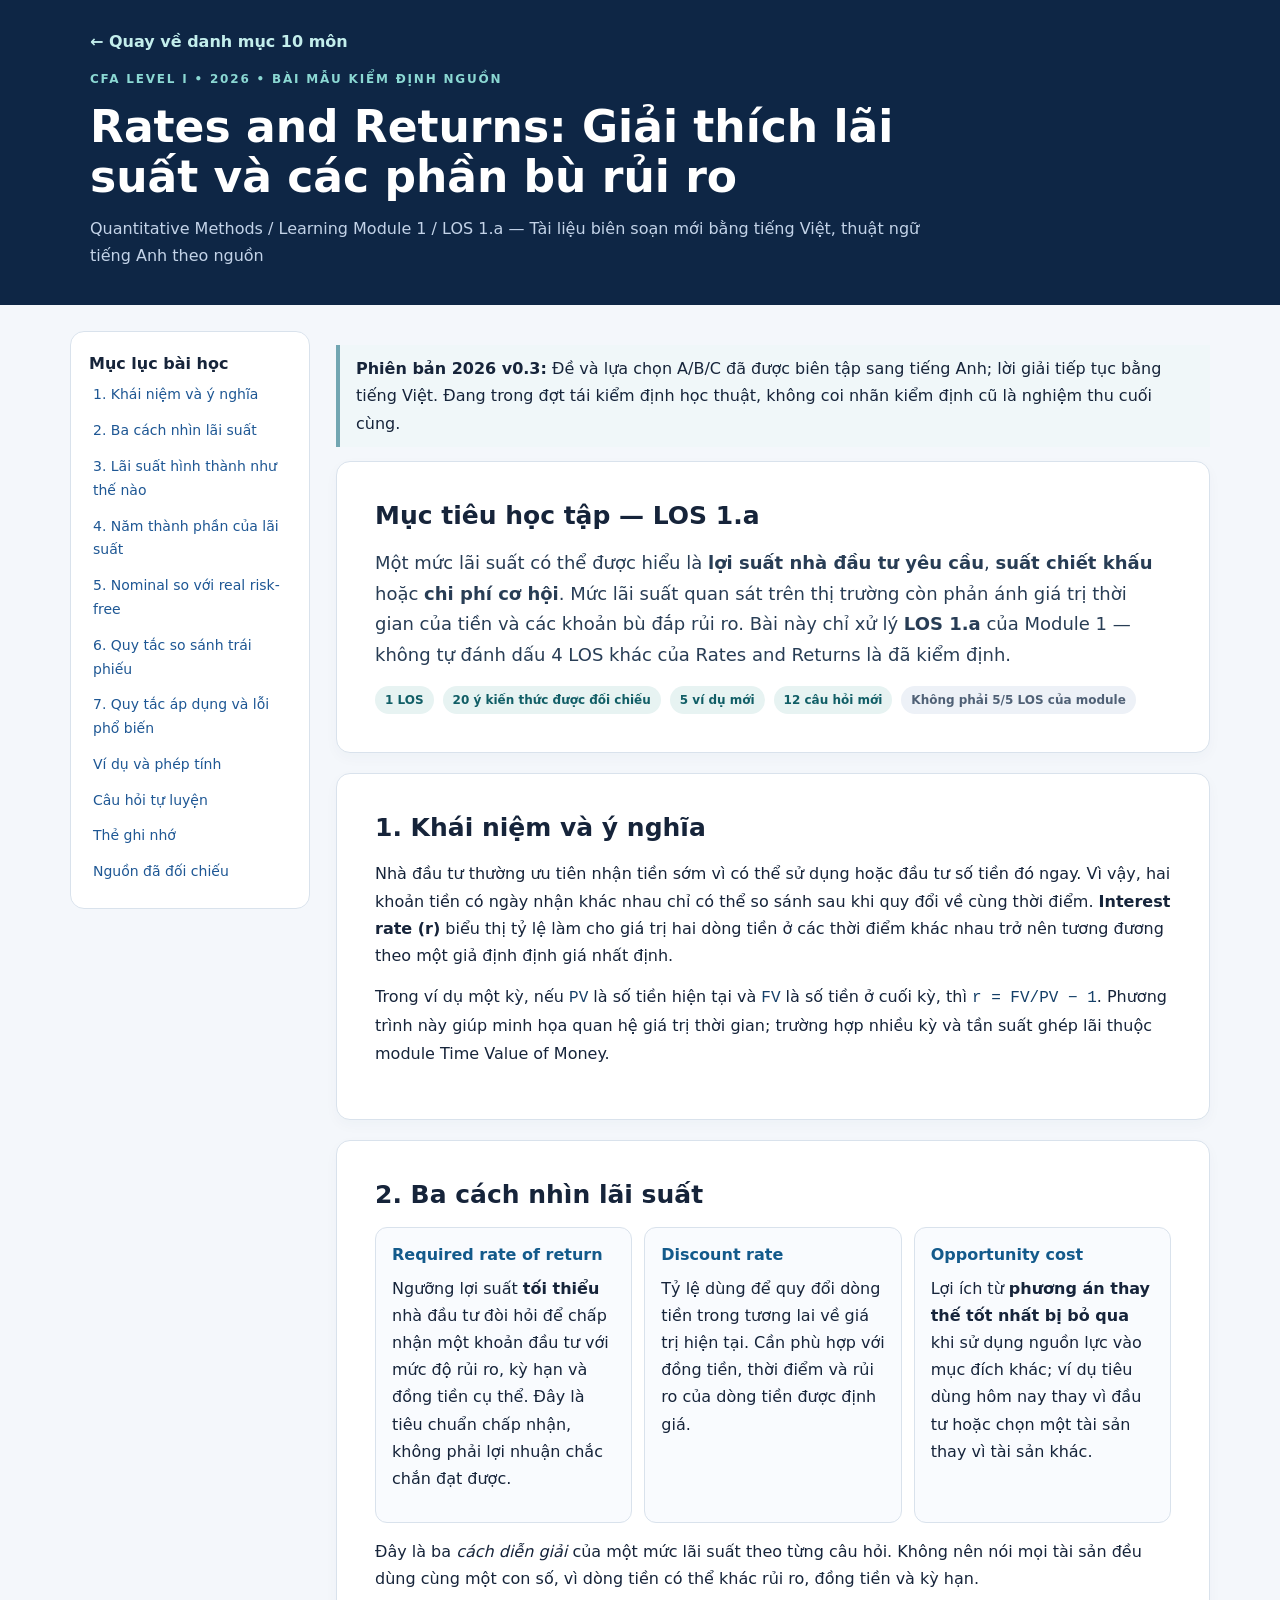
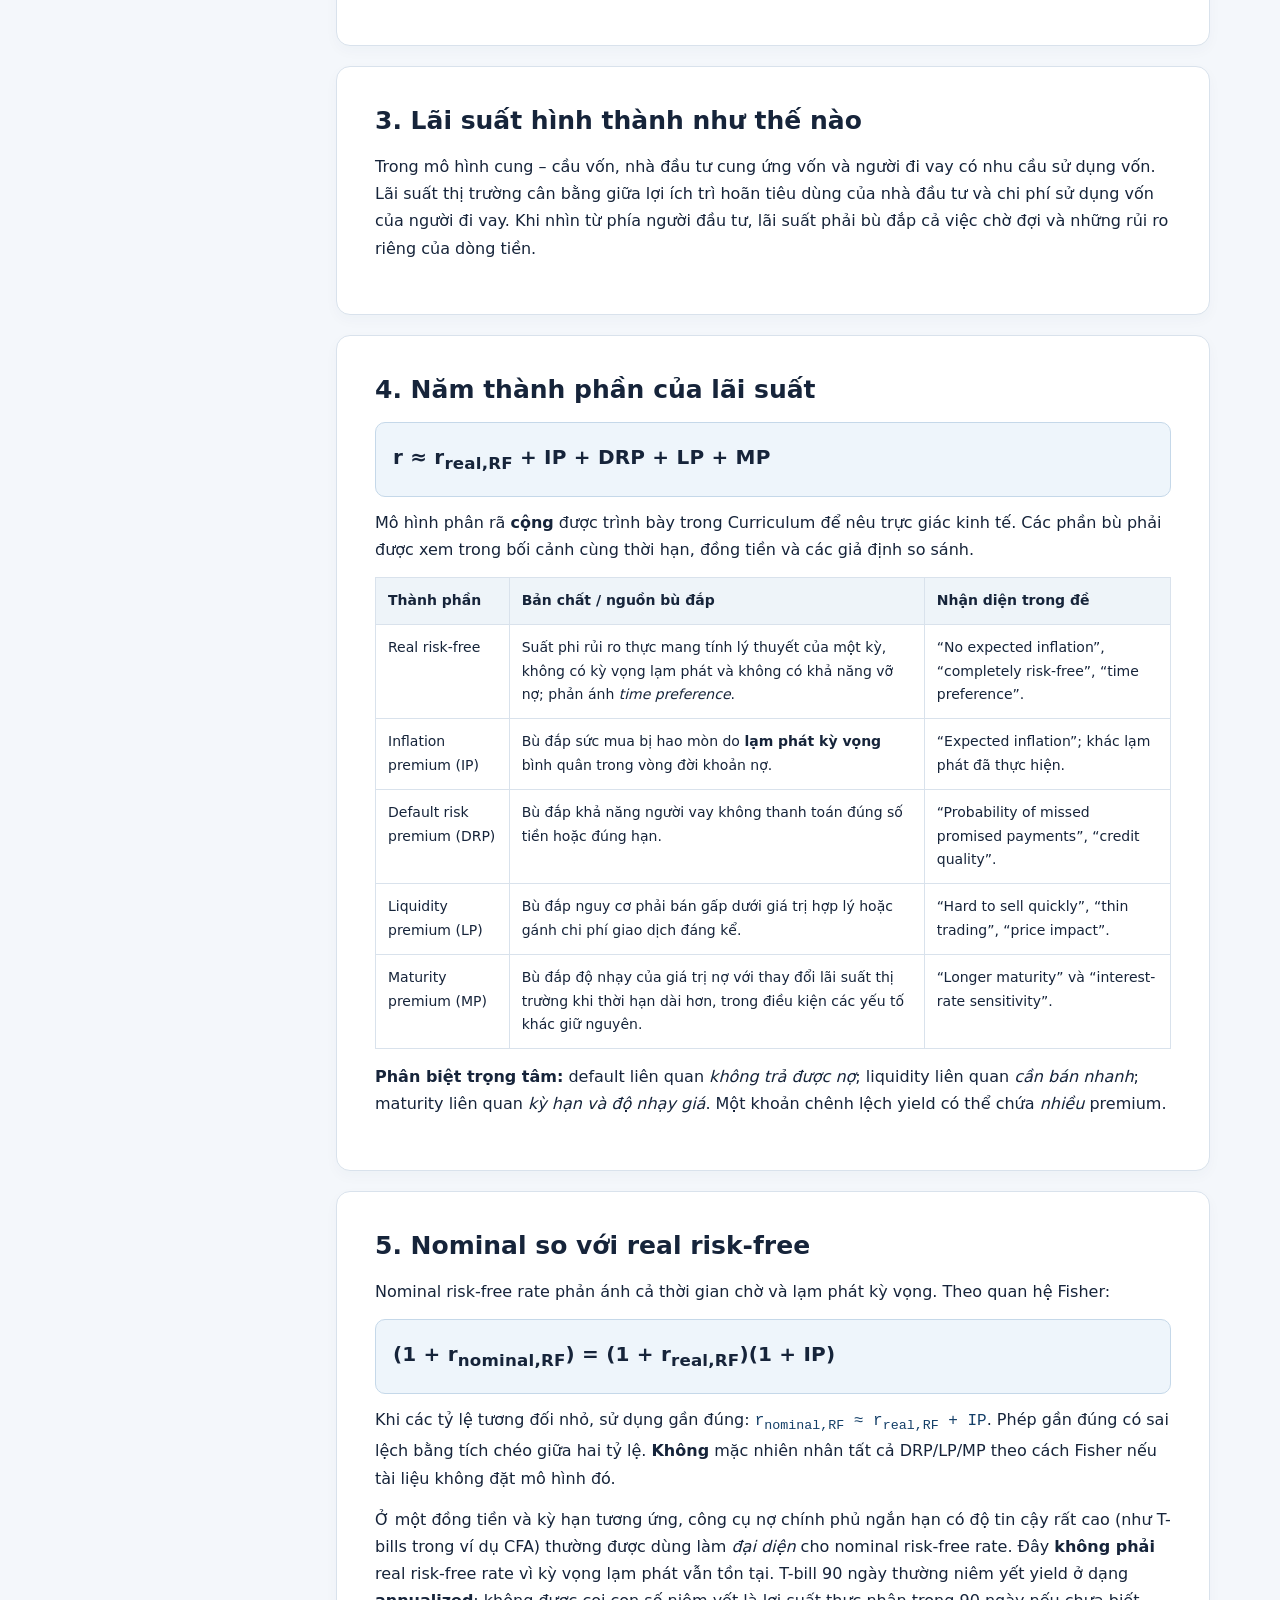
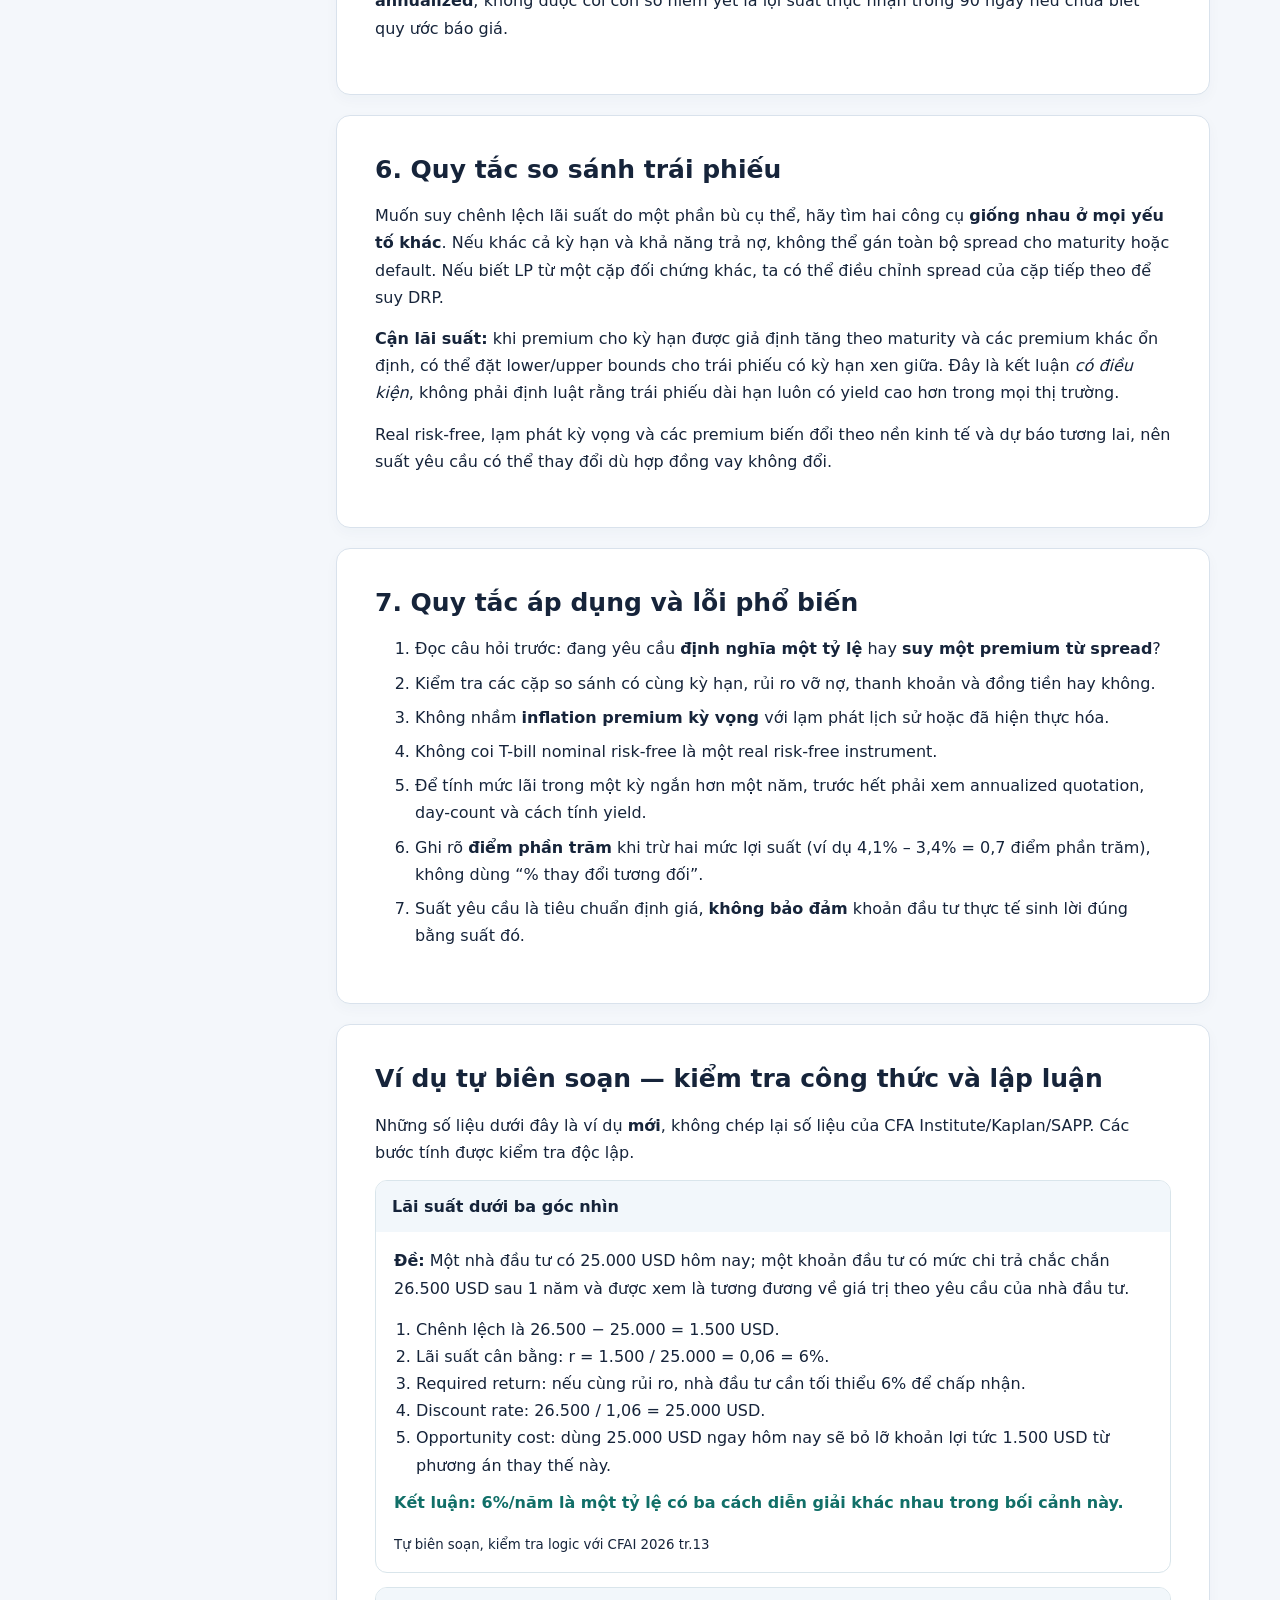
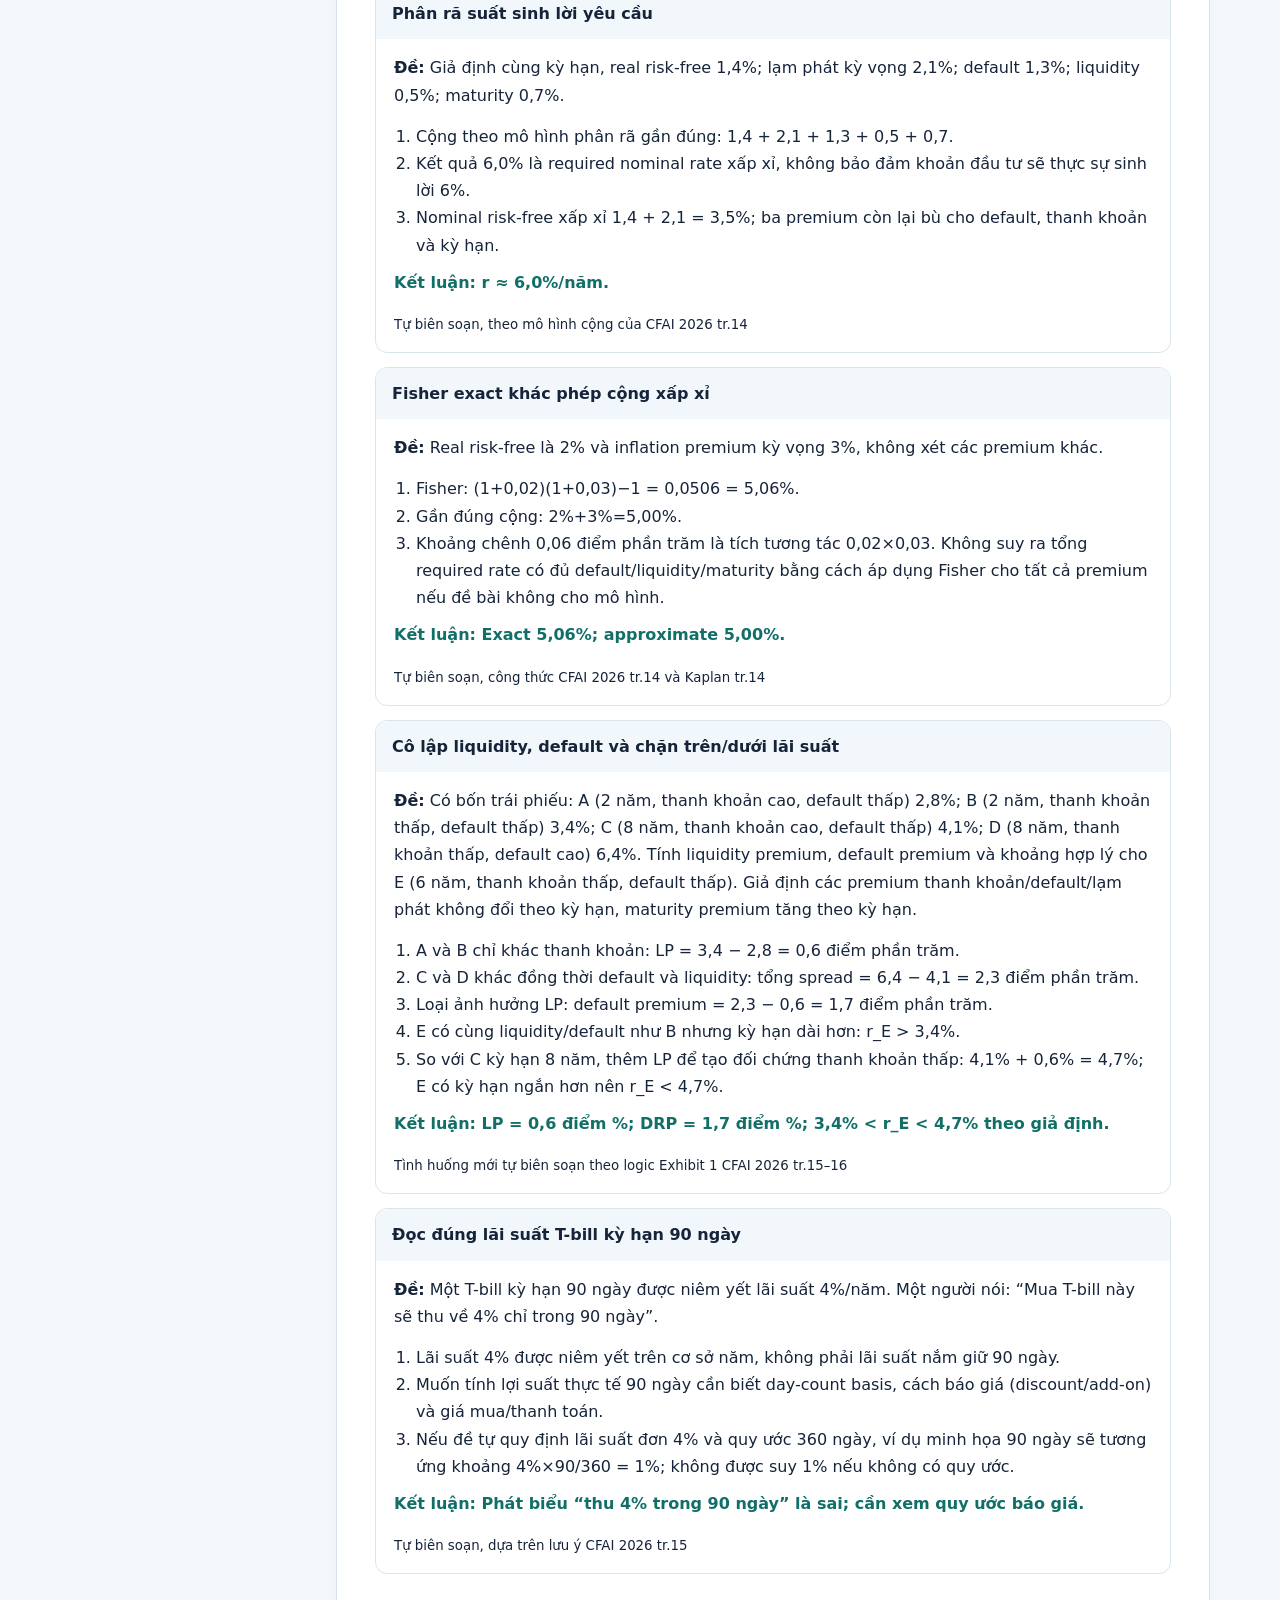
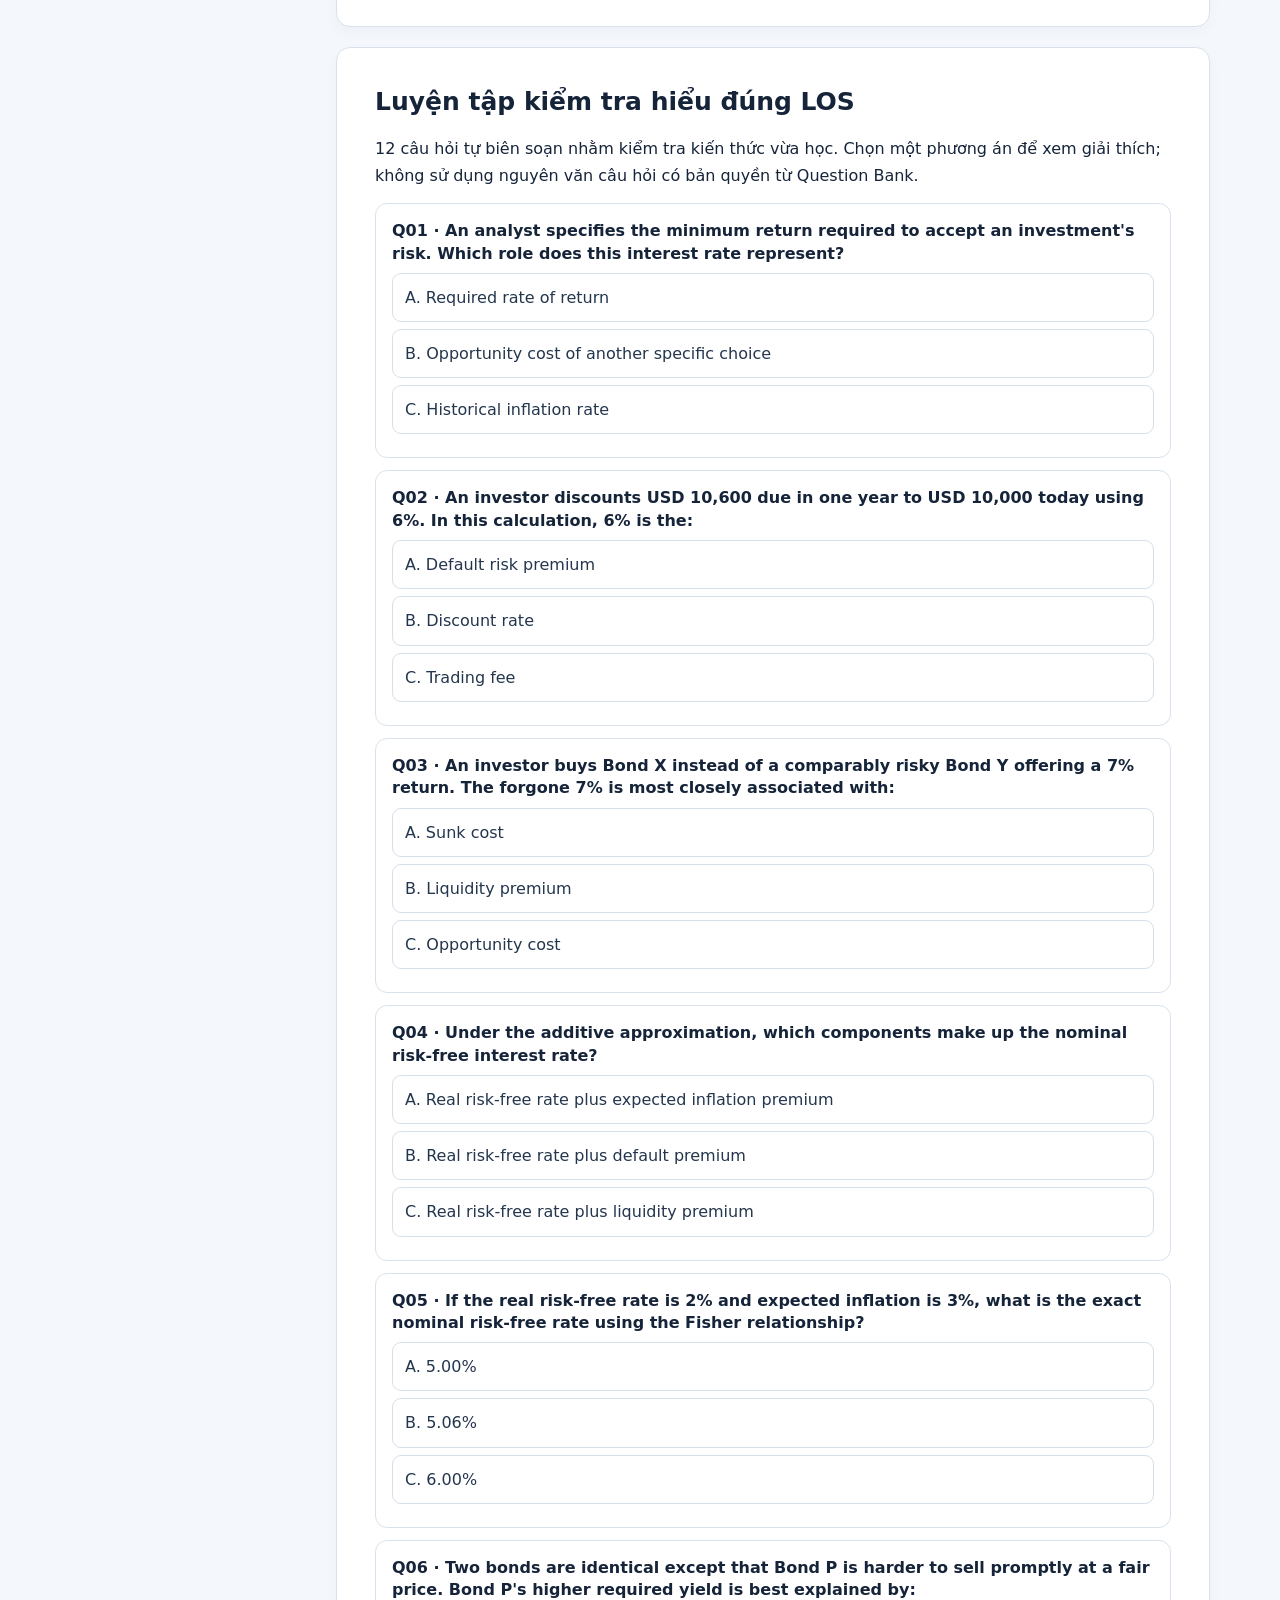
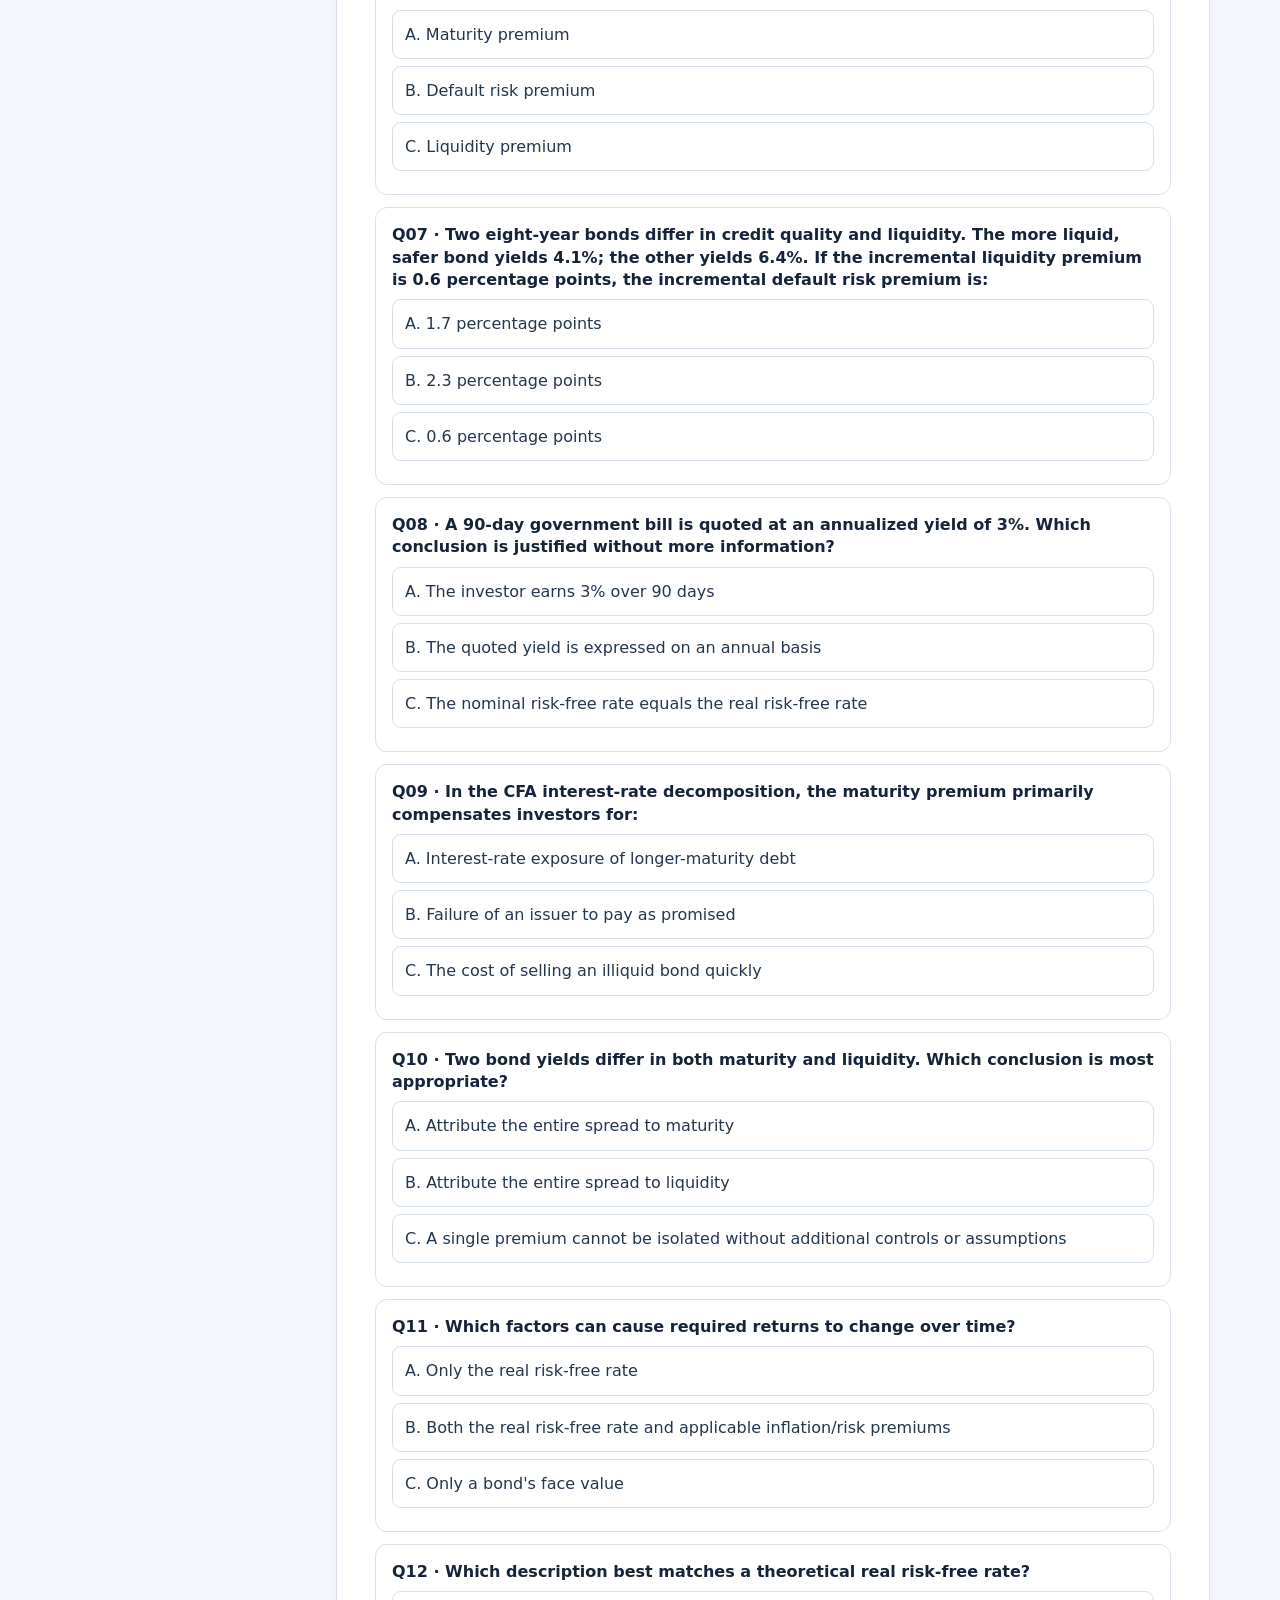
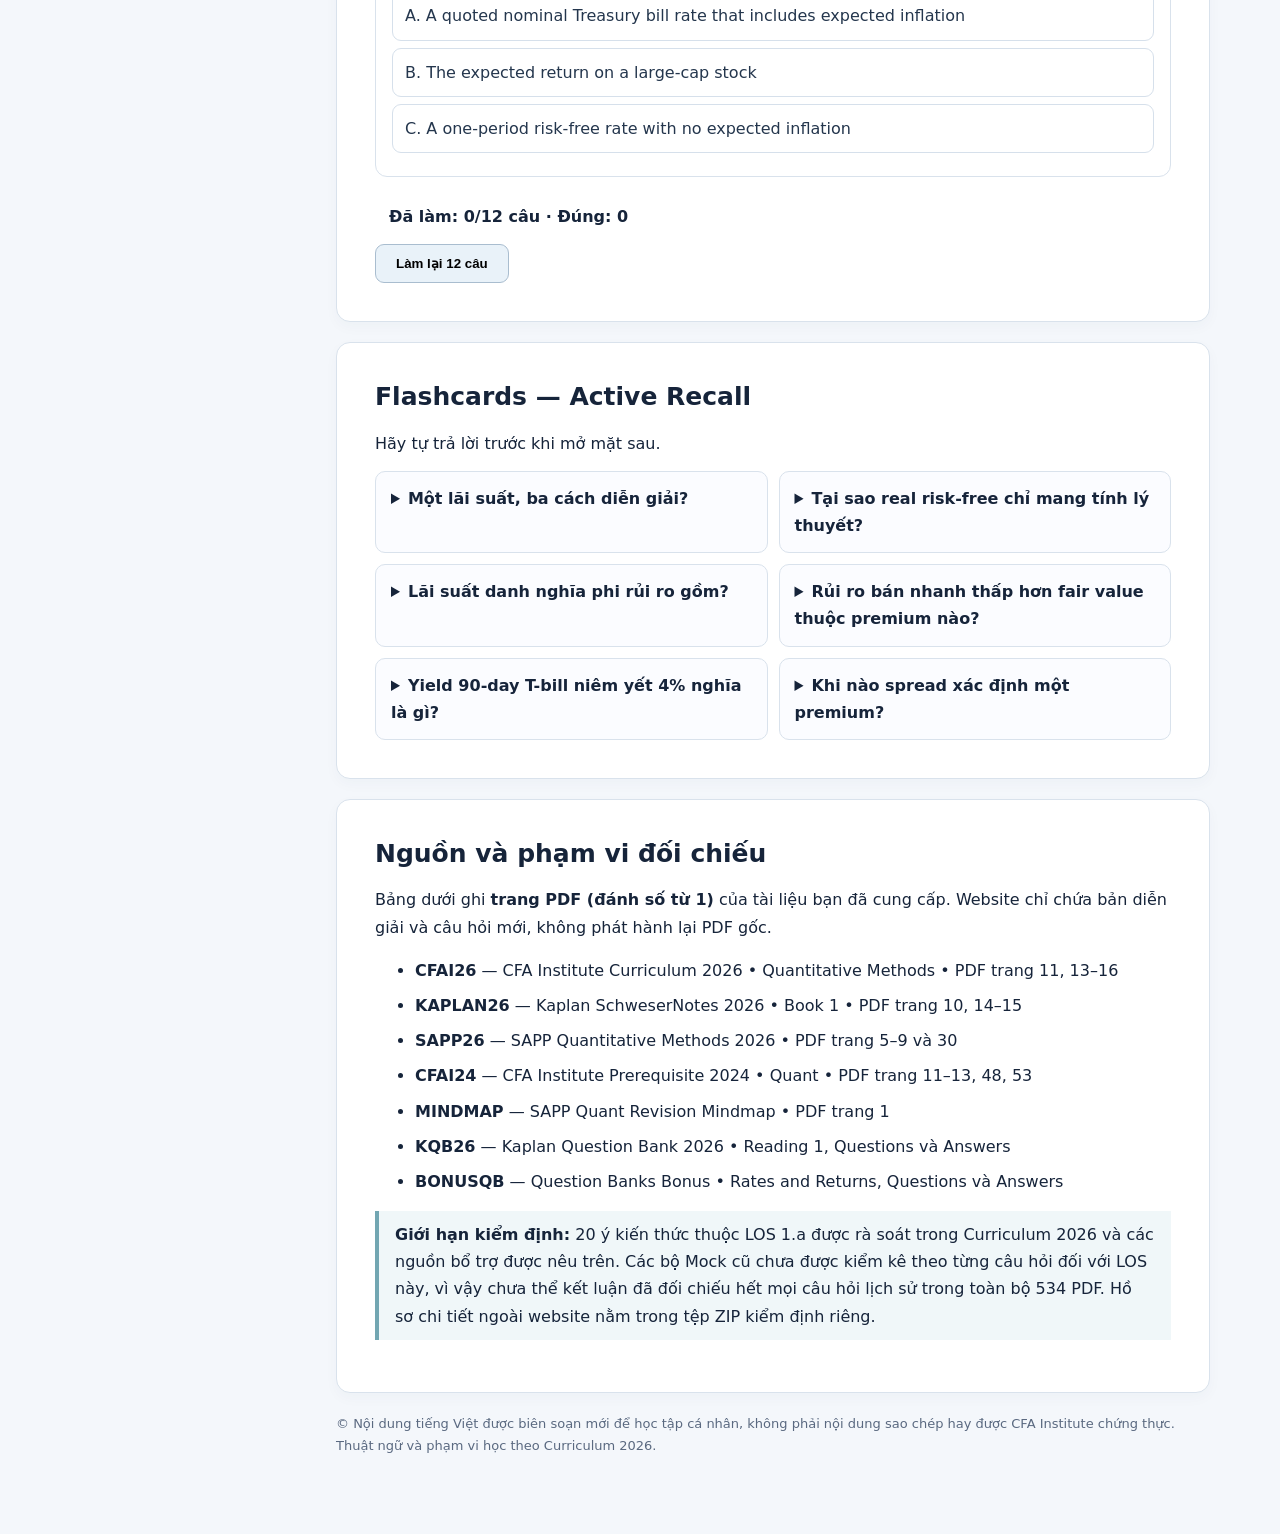
<file: sourcefirst-quant-rates-los01.html>
<!doctype html><html lang="vi"><head><meta charset="utf-8"><meta name="viewport" content="width=device-width, initial-scale=1"><title>CFA 2026 • Rates and Returns • LOS 1.a – Bài mẫu đối chiếu nguồn</title>
<style>
:root{--ink:#16243a;--muted:#5a6980;--bg:#f4f7fb;--paper:#fff;--blue:#1e5794;--line:#d9e2ec;--teal:#137d7e;--gold:#ba8135}
*{box-sizing:border-box}html{scroll-behavior:smooth}body{margin:0;background:var(--bg);color:var(--ink);font:16px/1.7 system-ui,-apple-system,"Segoe UI",sans-serif}header{background:#0e2645;color:#fff;padding:28px max(24px,calc((100vw - 1100px)/2)) 36px}header .eyebrow{font-size:12px;letter-spacing:.15em;text-transform:uppercase;color:#8bd8d3;font-weight:700}header h1{font-size:clamp(28px,4vw,44px);line-height:1.15;max-width:900px;margin:12px 0}header p{color:#c3d3e8;max-width:850px;margin:0}.shell{max-width:1180px;margin:26px auto;display:grid;grid-template-columns:240px minmax(0,1fr);gap:26px;padding:0 20px}.sidebar{align-self:start;position:sticky;top:20px;background:white;border:1px solid var(--line);border-radius:14px;padding:18px}.sidebar a{display:block;color:var(--blue);text-decoration:none;font-size:14px;padding:6px 4px}.sidebar a:hover,.sidebar a:focus{text-decoration:underline}.article{min-width:0}.paper{background:var(--paper);border:1px solid var(--line);border-radius:14px;padding:clamp(18px,3vw,38px);margin-bottom:20px;box-shadow:0 5px 14px rgba(28,55,82,.03)}h2{font-size:25px;line-height:1.3;margin:0 0 16px}h3{font-size:19px;line-height:1.35;margin:0 0 12px;color:#123d65}h4{margin:0 0 8px;line-height:1.4}p{margin:0 0 14px}.lead{font-size:18px;color:#283d55}.badgeline{display:flex;gap:9px;flex-wrap:wrap;margin:15px 0 0}.tag{display:inline-block;border-radius:99px;background:#e7f3f2;color:#115e66;font-size:12px;padding:4px 10px;font-weight:650}.tag.muted{background:#edf1f7;color:#506176}.note{border-left:4px solid #72a6b2;padding:10px 16px;background:#f0f7f9;margin:14px 0}.cards3{display:grid;grid-template-columns:repeat(3,1fr);gap:12px;margin:15px 0}.cards3 article{border:1px solid var(--line);border-radius:12px;padding:16px;background:#f9fbfe}.cards3 h4{color:#135a8b}.formula-big{border:1px solid #c5d8e9;background:#eef5fb;border-radius:10px;padding:17px;margin:12px 0;font-size:clamp(16px,2.3vw,20px);font-weight:700;letter-spacing:.01em;overflow-x:auto}.math{font-family:ui-monospace,Consolas,monospace;color:#143f68}table{border-collapse:collapse;width:100%;font-size:14px;margin:14px 0}th,td{padding:11px 12px;border:1px solid var(--line);text-align:left;vertical-align:top}th{background:#eef4f9}.spaced li{margin:7px 0}.example{border:1px solid #d9e5eb;border-radius:12px;margin:14px 0;overflow:hidden}.example .top{background:#f2f7fb;padding:12px 16px;font-weight:750}.example .body{padding:15px 18px}.example ol{margin:10px 0;padding-left:22px}.answer{color:#116f68;font-weight:750}.quiz{border:1px solid var(--line);padding:16px;border-radius:12px;margin:12px 0}.quiz h4{font-size:16px}.quiz button{width:100%;border:1px solid #d6e0eb;background:#fff;color:#24364d;display:block;text-align:left;padding:10px 12px;border-radius:9px;margin:7px 0;cursor:pointer;font:inherit}.quiz button:hover{border-color:#3879ad;background:#f1f7fc}.quiz button[disabled]{cursor:default;opacity:.8}.quiz button.correct{background:#e0f4ed;border-color:#3f9879}.quiz button.incorrect{background:#fff0ea;border-color:#c07d63}.feedback{display:none;padding:12px 14px;background:#f4f7fa;border-radius:8px;margin-top:9px}.feedback.show{display:block}.result{font-weight:750;padding:14px;margin-top:12px}.flashgrid{display:grid;grid-template-columns:repeat(2,minmax(0,1fr));gap:11px}.flashgrid details{border:1px solid var(--line);border-radius:10px;padding:13px 15px;background:#fbfcff}.flashgrid summary{font-weight:600;cursor:pointer}.source small{color:var(--muted)}.source li{margin-bottom:8px}.footerline{font-size:13px;color:var(--muted);padding-bottom:40px}.toplink{color:#c3eeec;text-decoration:none;display:inline-block;margin-bottom:14px;font-weight:650}.toplink:hover{text-decoration:underline}
@media(max-width:850px){.shell{display:block}.sidebar{position:static;margin-bottom:18px}.sidebar nav{display:flex;flex-wrap:wrap;gap:0 10px}.cards3{grid-template-columns:1fr}.flashgrid{grid-template-columns:1fr}header{padding:20px 24px 30px}}@media(max-width:500px){table{font-size:12px}th,td{padding:8px}body{font-size:15px}}
</style></head><body><header><a class="toplink" href="index.html">← Quay về danh mục 10 môn</a><div class="eyebrow">CFA Level I • 2026 • Bài mẫu kiểm định nguồn</div><h1>Rates and Returns: Giải thích lãi suất và các phần bù rủi ro</h1><p>Quantitative Methods / Learning Module 1 / LOS 1.a — Tài liệu biên soạn mới bằng tiếng Việt, thuật ngữ tiếng Anh theo nguồn</p></header><div class="shell"><aside class="sidebar"><strong>Mục lục bài học</strong><nav><a href="#section1">1. Khái niệm và ý nghĩa</a><a href="#section2">2. Ba cách nhìn lãi suất</a><a href="#section3">3. Lãi suất hình thành như thế nào</a><a href="#section4">4. Năm thành phần của lãi suất</a><a href="#section5">5. Nominal so với real risk-free</a><a href="#section6">6. Quy tắc so sánh trái phiếu</a><a href="#section7">7. Quy tắc áp dụng và lỗi phổ biến</a><a href="#examples">Ví dụ và phép tính</a><a href="#questions">Câu hỏi tự luyện</a><a href="#flashcards">Thẻ ghi nhớ</a><a href="#sources">Nguồn đã đối chiếu</a></nav></aside><main class="article"><div class="note" role="note"><strong>Phiên bản 2026 v0.3:</strong> Đề và lựa chọn A/B/C đã được biên tập sang tiếng Anh; lời giải tiếp tục bằng tiếng Việt. Đang trong đợt tái kiểm định học thuật, không coi nhãn kiểm định cũ là nghiệm thu cuối cùng.</div><section class="paper" id="goals"><h2>Mục tiêu học tập — LOS 1.a</h2><p class="lead">Một mức lãi suất có thể được hiểu là <b>lợi suất nhà đầu tư yêu cầu</b>, <b>suất chiết khấu</b> hoặc <b>chi phí cơ hội</b>. Mức lãi suất quan sát trên thị trường còn phản ánh giá trị thời gian của tiền và các khoản bù đắp rủi ro. Bài này chỉ xử lý <strong>LOS 1.a</strong> của Module 1 — không tự đánh dấu 4 LOS khác của Rates and Returns là đã kiểm định.</p><div class="badgeline"><span class="tag">1 LOS</span><span class="tag">20 ý kiến thức được đối chiếu</span><span class="tag">5 ví dụ mới</span><span class="tag">12 câu hỏi mới</span><span class="tag muted">Không phải 5/5 LOS của module</span></div></section><section class="paper" id="section1"><h2>1. Khái niệm và ý nghĩa</h2><p>Nhà đầu tư thường ưu tiên nhận tiền sớm vì có thể sử dụng hoặc đầu tư số tiền đó ngay. Vì vậy, hai khoản tiền có ngày nhận khác nhau chỉ có thể so sánh sau khi quy đổi về cùng thời điểm. <strong>Interest rate (r)</strong> biểu thị tỷ lệ làm cho giá trị hai dòng tiền ở các thời điểm khác nhau trở nên tương đương theo một giả định định giá nhất định.</p><p>Trong ví dụ một kỳ, nếu <span class="math">PV</span> là số tiền hiện tại và <span class="math">FV</span> là số tiền ở cuối kỳ, thì <span class="math">r = FV/PV − 1</span>. Phương trình này giúp minh họa quan hệ giá trị thời gian; trường hợp nhiều kỳ và tần suất ghép lãi thuộc module Time Value of Money.</p></section><section class="paper" id="section2"><h2>2. Ba cách nhìn lãi suất</h2><div class="cards3"><article><h4>Required rate of return</h4><p>Ngưỡng lợi suất <strong>tối thiểu</strong> nhà đầu tư đòi hỏi để chấp nhận một khoản đầu tư với mức độ rủi ro, kỳ hạn và đồng tiền cụ thể. Đây là tiêu chuẩn chấp nhận, không phải lợi nhuận chắc chắn đạt được.</p></article><article><h4>Discount rate</h4><p>Tỷ lệ dùng để quy đổi dòng tiền trong tương lai về giá trị hiện tại. Cần phù hợp với đồng tiền, thời điểm và rủi ro của dòng tiền được định giá.</p></article><article><h4>Opportunity cost</h4><p>Lợi ích từ <strong>phương án thay thế tốt nhất bị bỏ qua</strong> khi sử dụng nguồn lực vào mục đích khác; ví dụ tiêu dùng hôm nay thay vì đầu tư hoặc chọn một tài sản thay vì tài sản khác.</p></article></div><p>Đây là ba <em>cách diễn giải</em> của một mức lãi suất theo từng câu hỏi. Không nên nói mọi tài sản đều dùng cùng một con số, vì dòng tiền có thể khác rủi ro, đồng tiền và kỳ hạn.</p></section><section class="paper" id="section3"><h2>3. Lãi suất hình thành như thế nào</h2><p>Trong mô hình cung – cầu vốn, nhà đầu tư cung ứng vốn và người đi vay có nhu cầu sử dụng vốn. Lãi suất thị trường cân bằng giữa lợi ích trì hoãn tiêu dùng của nhà đầu tư và chi phí sử dụng vốn của người đi vay. Khi nhìn từ phía người đầu tư, lãi suất phải bù đắp cả việc chờ đợi và những rủi ro riêng của dòng tiền.</p></section><section class="paper" id="section4"><h2>4. Năm thành phần của lãi suất</h2><div class="formula-big">r ≈ r<sub>real,RF</sub> + IP + DRP + LP + MP</div><p>Mô hình phân rã <strong>cộng</strong> được trình bày trong Curriculum để nêu trực giác kinh tế. Các phần bù phải được xem trong bối cảnh cùng thời hạn, đồng tiền và các giả định so sánh.</p><table><thead><tr><th>Thành phần</th><th>Bản chất / nguồn bù đắp</th><th>Nhận diện trong đề</th></tr></thead><tbody><tr><td>Real risk-free</td><td>Suất phi rủi ro thực mang tính lý thuyết của một kỳ, không có kỳ vọng lạm phát và không có khả năng vỡ nợ; phản ánh <em>time preference</em>.</td><td>“No expected inflation”, “completely risk-free”, “time preference”.</td></tr><tr><td>Inflation premium (IP)</td><td>Bù đắp sức mua bị hao mòn do <strong>lạm phát kỳ vọng</strong> bình quân trong vòng đời khoản nợ.</td><td>“Expected inflation”; khác lạm phát đã thực hiện.</td></tr><tr><td>Default risk premium (DRP)</td><td>Bù đắp khả năng người vay không thanh toán đúng số tiền hoặc đúng hạn.</td><td>“Probability of missed promised payments”, “credit quality”.</td></tr><tr><td>Liquidity premium (LP)</td><td>Bù đắp nguy cơ phải bán gấp dưới giá trị hợp lý hoặc gánh chi phí giao dịch đáng kể.</td><td>“Hard to sell quickly”, “thin trading”, “price impact”.</td></tr><tr><td>Maturity premium (MP)</td><td>Bù đắp độ nhạy của giá trị nợ với thay đổi lãi suất thị trường khi thời hạn dài hơn, trong điều kiện các yếu tố khác giữ nguyên.</td><td>“Longer maturity” và “interest-rate sensitivity”.</td></tr></tbody></table><p><strong>Phân biệt trọng tâm:</strong> default liên quan <em>không trả được nợ</em>; liquidity liên quan <em>cần bán nhanh</em>; maturity liên quan <em>kỳ hạn và độ nhạy giá</em>. Một khoản chênh lệch yield có thể chứa <em>nhiều</em> premium.</p></section><section class="paper" id="section5"><h2>5. Nominal so với real risk-free</h2><p>Nominal risk-free rate phản ánh cả thời gian chờ và lạm phát kỳ vọng. Theo quan hệ Fisher:</p><div class="formula-big">(1 + r<sub>nominal,RF</sub>) = (1 + r<sub>real,RF</sub>)(1 + IP)</div><p>Khi các tỷ lệ tương đối nhỏ, sử dụng gần đúng: <span class="math">r<sub>nominal,RF</sub> ≈ r<sub>real,RF</sub> + IP</span>. Phép gần đúng có sai lệch bằng tích chéo giữa hai tỷ lệ. <strong>Không</strong> mặc nhiên nhân tất cả DRP/LP/MP theo cách Fisher nếu tài liệu không đặt mô hình đó.</p><p>Ở một đồng tiền và kỳ hạn tương ứng, công cụ nợ chính phủ ngắn hạn có độ tin cậy rất cao (như T-bills trong ví dụ CFA) thường được dùng làm <em>đại diện</em> cho nominal risk-free rate. Đây <strong>không phải</strong> real risk-free rate vì kỳ vọng lạm phát vẫn tồn tại. T-bill 90 ngày thường niêm yết yield ở dạng <strong>annualized</strong>; không được coi con số niêm yết là lợi suất thực nhận trong 90 ngày nếu chưa biết quy ước báo giá.</p></section><section class="paper" id="section6"><h2>6. Quy tắc so sánh trái phiếu</h2><p>Muốn suy chênh lệch lãi suất do một phần bù cụ thể, hãy tìm hai công cụ <strong>giống nhau ở mọi yếu tố khác</strong>. Nếu khác cả kỳ hạn và khả năng trả nợ, không thể gán toàn bộ spread cho maturity hoặc default. Nếu biết LP từ một cặp đối chứng khác, ta có thể điều chỉnh spread của cặp tiếp theo để suy DRP.</p><p><strong>Cận lãi suất:</strong> khi premium cho kỳ hạn được giả định tăng theo maturity và các premium khác ổn định, có thể đặt lower/upper bounds cho trái phiếu có kỳ hạn xen giữa. Đây là kết luận <em>có điều kiện</em>, không phải định luật rằng trái phiếu dài hạn luôn có yield cao hơn trong mọi thị trường.</p><p>Real risk-free, lạm phát kỳ vọng và các premium biến đổi theo nền kinh tế và dự báo tương lai, nên suất yêu cầu có thể thay đổi dù hợp đồng vay không đổi.</p></section><section class="paper" id="section7"><h2>7. Quy tắc áp dụng và lỗi phổ biến</h2><ol class="spaced"><li>Đọc câu hỏi trước: đang yêu cầu <b>định nghĩa một tỷ lệ</b> hay <b>suy một premium từ spread</b>?</li><li>Kiểm tra các cặp so sánh có cùng kỳ hạn, rủi ro vỡ nợ, thanh khoản và đồng tiền hay không.</li><li>Không nhầm <b>inflation premium kỳ vọng</b> với lạm phát lịch sử hoặc đã hiện thực hóa.</li><li>Không coi T-bill nominal risk-free là một real risk-free instrument.</li><li>Để tính mức lãi trong một kỳ ngắn hơn một năm, trước hết phải xem annualized quotation, day-count và cách tính yield.</li><li>Ghi rõ <b>điểm phần trăm</b> khi trừ hai mức lợi suất (ví dụ 4,1% – 3,4% = 0,7 điểm phần trăm), không dùng “% thay đổi tương đối”.</li><li>Suất yêu cầu là tiêu chuẩn định giá, <b>không bảo đảm</b> khoản đầu tư thực tế sinh lời đúng bằng suất đó.</li></ol></section><section class="paper" id="examples"><h2>Ví dụ tự biên soạn — kiểm tra công thức và lập luận</h2><p>Những số liệu dưới đây là ví dụ <strong>mới</strong>, không chép lại số liệu của CFA Institute/Kaplan/SAPP. Các bước tính được kiểm tra độc lập.</p><article class="example" id="EX01"><div class="top">Lãi suất dưới ba góc nhìn</div><div class="body"><p><strong>Đề:</strong> Một nhà đầu tư có 25.000 USD hôm nay; một khoản đầu tư có mức chi trả chắc chắn 26.500 USD sau 1 năm và được xem là tương đương về giá trị theo yêu cầu của nhà đầu tư.</p><ol><li>Chênh lệch là 26.500 − 25.000 = 1.500 USD.</li><li>Lãi suất cân bằng: r = 1.500 / 25.000 = 0,06 = 6%.</li><li>Required return: nếu cùng rủi ro, nhà đầu tư cần tối thiểu 6% để chấp nhận.</li><li>Discount rate: 26.500 / 1,06 = 25.000 USD.</li><li>Opportunity cost: dùng 25.000 USD ngay hôm nay sẽ bỏ lỡ khoản lợi tức 1.500 USD từ phương án thay thế này.</li></ol><p class="answer">Kết luận: 6%/năm là một tỷ lệ có ba cách diễn giải khác nhau trong bối cảnh này.</p><small>Tự biên soạn, kiểm tra logic với CFAI 2026 tr.13</small></div></article><article class="example" id="EX02"><div class="top">Phân rã suất sinh lời yêu cầu</div><div class="body"><p><strong>Đề:</strong> Giả định cùng kỳ hạn, real risk-free 1,4%; lạm phát kỳ vọng 2,1%; default 1,3%; liquidity 0,5%; maturity 0,7%.</p><ol><li>Cộng theo mô hình phân rã gần đúng: 1,4 + 2,1 + 1,3 + 0,5 + 0,7.</li><li>Kết quả 6,0% là required nominal rate xấp xỉ, không bảo đảm khoản đầu tư sẽ thực sự sinh lời 6%.</li><li>Nominal risk-free xấp xỉ 1,4 + 2,1 = 3,5%; ba premium còn lại bù cho default, thanh khoản và kỳ hạn.</li></ol><p class="answer">Kết luận: r ≈ 6,0%/năm.</p><small>Tự biên soạn, theo mô hình cộng của CFAI 2026 tr.14</small></div></article><article class="example" id="EX03"><div class="top">Fisher exact khác phép cộng xấp xỉ</div><div class="body"><p><strong>Đề:</strong> Real risk-free là 2% và inflation premium kỳ vọng 3%, không xét các premium khác.</p><ol><li>Fisher: (1+0,02)(1+0,03)−1 = 0,0506 = 5,06%.</li><li>Gần đúng cộng: 2%+3%=5,00%.</li><li>Khoảng chênh 0,06 điểm phần trăm là tích tương tác 0,02×0,03. Không suy ra tổng required rate có đủ default/liquidity/maturity bằng cách áp dụng Fisher cho tất cả premium nếu đề bài không cho mô hình.</li></ol><p class="answer">Kết luận: Exact 5,06%; approximate 5,00%.</p><small>Tự biên soạn, công thức CFAI 2026 tr.14 và Kaplan tr.14</small></div></article><article class="example" id="EX04"><div class="top">Cô lập liquidity, default và chặn trên/dưới lãi suất</div><div class="body"><p><strong>Đề:</strong> Có bốn trái phiếu: A (2 năm, thanh khoản cao, default thấp) 2,8%; B (2 năm, thanh khoản thấp, default thấp) 3,4%; C (8 năm, thanh khoản cao, default thấp) 4,1%; D (8 năm, thanh khoản thấp, default cao) 6,4%. Tính liquidity premium, default premium và khoảng hợp lý cho E (6 năm, thanh khoản thấp, default thấp). Giả định các premium thanh khoản/default/lạm phát không đổi theo kỳ hạn, maturity premium tăng theo kỳ hạn.</p><ol><li>A và B chỉ khác thanh khoản: LP = 3,4 − 2,8 = 0,6 điểm phần trăm.</li><li>C và D khác đồng thời default và liquidity: tổng spread = 6,4 − 4,1 = 2,3 điểm phần trăm.</li><li>Loại ảnh hưởng LP: default premium = 2,3 − 0,6 = 1,7 điểm phần trăm.</li><li>E có cùng liquidity/default như B nhưng kỳ hạn dài hơn: r_E &gt; 3,4%.</li><li>So với C kỳ hạn 8 năm, thêm LP để tạo đối chứng thanh khoản thấp: 4,1% + 0,6% = 4,7%; E có kỳ hạn ngắn hơn nên r_E &lt; 4,7%.</li></ol><p class="answer">Kết luận: LP = 0,6 điểm %; DRP = 1,7 điểm %; 3,4% &lt; r_E &lt; 4,7% theo giả định.</p><small>Tình huống mới tự biên soạn theo logic Exhibit 1 CFAI 2026 tr.15–16</small></div></article><article class="example" id="EX05"><div class="top">Đọc đúng lãi suất T-bill kỳ hạn 90 ngày</div><div class="body"><p><strong>Đề:</strong> Một T-bill kỳ hạn 90 ngày được niêm yết lãi suất 4%/năm. Một người nói: “Mua T-bill này sẽ thu về 4% chỉ trong 90 ngày”.</p><ol><li>Lãi suất 4% được niêm yết trên cơ sở năm, không phải lãi suất nắm giữ 90 ngày.</li><li>Muốn tính lợi suất thực tế 90 ngày cần biết day-count basis, cách báo giá (discount/add-on) và giá mua/thanh toán.</li><li>Nếu đề tự quy định lãi suất đơn 4% và quy ước 360 ngày, ví dụ minh họa 90 ngày sẽ tương ứng khoảng 4%×90/360 = 1%; không được suy 1% nếu không có quy ước.</li></ol><p class="answer">Kết luận: Phát biểu “thu 4% trong 90 ngày” là sai; cần xem quy ước báo giá.</p><small>Tự biên soạn, dựa trên lưu ý CFAI 2026 tr.15</small></div></article></section><section class="paper" id="questions"><h2>Luyện tập kiểm tra hiểu đúng LOS</h2><p>12 câu hỏi tự biên soạn nhằm kiểm tra kiến thức vừa học. Chọn một phương án để xem giải thích; không sử dụng nguyên văn câu hỏi có bản quyền từ Question Bank.</p><div id="quiz-list"><article class="quiz" data-qid="Q01" data-answer="0"><h4>Q01 · An analyst specifies the minimum return required to accept an investment's risk. Which role does this interest rate represent?</h4><button type="button" data-choice="0">A. Required rate of return</button><button type="button" data-choice="1">B. Opportunity cost of another specific choice</button><button type="button" data-choice="2">C. Historical inflation rate</button><div class="feedback" role="status">Required return là mức lợi suất tối thiểu được đòi hỏi; opportunity cost cần nêu rõ phương án thay thế. Lạm phát lịch sử không tự xác lập mức tối thiểu.</div></article><article class="quiz" data-qid="Q02" data-answer="1"><h4>Q02 · An investor discounts USD 10,600 due in one year to USD 10,000 today using 6%. In this calculation, 6% is the:</h4><button type="button" data-choice="0">A. Default risk premium</button><button type="button" data-choice="1">B. Discount rate</button><button type="button" data-choice="2">C. Trading fee</button><div class="feedback" role="status">Discount rate đưa dòng tiền ở tương lai về hiện tại. Default premium chỉ là một cấu phần có thể có trong lãi suất; trading fee là chi phí giao dịch.</div></article><article class="quiz" data-qid="Q03" data-answer="2"><h4>Q03 · An investor buys Bond X instead of a comparably risky Bond Y offering a 7% return. The forgone 7% is most closely associated with:</h4><button type="button" data-choice="0">A. Sunk cost</button><button type="button" data-choice="1">B. Liquidity premium</button><button type="button" data-choice="2">C. Opportunity cost</button><div class="feedback" role="status">Giá trị của cơ hội tốt nhất bị từ bỏ là opportunity cost; sunk cost đã phát sinh và không thể thu hồi, liquidity premium là phần bù mất thanh khoản.</div></article><article class="quiz" data-qid="Q04" data-answer="0"><h4>Q04 · Under the additive approximation, which components make up the nominal risk-free interest rate?</h4><button type="button" data-choice="0">A. Real risk-free rate plus expected inflation premium</button><button type="button" data-choice="1">B. Real risk-free rate plus default premium</button><button type="button" data-choice="2">C. Real risk-free rate plus liquidity premium</button><div class="feedback" role="status">Nominal risk-free = real risk-free + inflation premium (gần đúng). Default/liquidity premium là phần bù rủi ro không thuộc suất phi rủi ro.</div></article><article class="quiz" data-qid="Q05" data-answer="1"><h4>Q05 · If the real risk-free rate is 2% and expected inflation is 3%, what is the exact nominal risk-free rate using the Fisher relationship?</h4><button type="button" data-choice="0">A. 5.00%</button><button type="button" data-choice="1">B. 5.06%</button><button type="button" data-choice="2">C. 6.00%</button><div class="feedback" role="status">(1,02×1,03)-1 = 5,06%. 5,00% chỉ gần đúng cộng; 6,00% không xuất phát từ dữ kiện.</div></article><article class="quiz" data-qid="Q06" data-answer="2"><h4>Q06 · Two bonds are identical except that Bond P is harder to sell promptly at a fair price. Bond P's higher required yield is best explained by:</h4><button type="button" data-choice="0">A. Maturity premium</button><button type="button" data-choice="1">B. Default risk premium</button><button type="button" data-choice="2">C. Liquidity premium</button><div class="feedback" role="status">Chỉ thanh khoản thay đổi nên spread phản ánh liquidity premium. Maturity và default được giữ không đổi.</div></article><article class="quiz" data-qid="Q07" data-answer="0"><h4>Q07 · Two eight-year bonds differ in credit quality and liquidity. The more liquid, safer bond yields 4.1%; the other yields 6.4%. If the incremental liquidity premium is 0.6 percentage points, the incremental default risk premium is:</h4><button type="button" data-choice="0">A. 1.7 percentage points</button><button type="button" data-choice="1">B. 2.3 percentage points</button><button type="button" data-choice="2">C. 0.6 percentage points</button><div class="feedback" role="status">Chênh lệch 6,4−4,1 = 2,3 điểm % chứa cả LP và DRP. DRP=2,3−0,6=1,7 điểm %. Không đồng nhất toàn spread với default.</div></article><article class="quiz" data-qid="Q08" data-answer="1"><h4>Q08 · A 90-day government bill is quoted at an annualized yield of 3%. Which conclusion is justified without more information?</h4><button type="button" data-choice="0">A. The investor earns 3% over 90 days</button><button type="button" data-choice="1">B. The quoted yield is expressed on an annual basis</button><button type="button" data-choice="2">C. The nominal risk-free rate equals the real risk-free rate</button><div class="feedback" role="status">CFA lưu ý kỳ hạn 90 ngày vẫn thường được quote theo năm. Lãi kỳ 90 ngày cần day-count và cách báo giá; nominal rate có inflation premium.</div></article><article class="quiz" data-qid="Q09" data-answer="0"><h4>Q09 · In the CFA interest-rate decomposition, the maturity premium primarily compensates investors for:</h4><button type="button" data-choice="0">A. Interest-rate exposure of longer-maturity debt</button><button type="button" data-choice="1">B. Failure of an issuer to pay as promised</button><button type="button" data-choice="2">C. The cost of selling an illiquid bond quickly</button><div class="feedback" role="status">Thời hạn dài hơn nhìn chung làm độ nhạy giá đối với lãi suất cao hơn. Hai phương án khác lần lượt là default và liquidity risk.</div></article><article class="quiz" data-qid="Q10" data-answer="2"><h4>Q10 · Two bond yields differ in both maturity and liquidity. Which conclusion is most appropriate?</h4><button type="button" data-choice="0">A. Attribute the entire spread to maturity</button><button type="button" data-choice="1">B. Attribute the entire spread to liquidity</button><button type="button" data-choice="2">C. A single premium cannot be isolated without additional controls or assumptions</button><div class="feedback" role="status">Để suy một premium từ yield spread, cần giữ các yếu tố khác không đổi hoặc có thông tin bổ sung để loại tác động đồng thời.</div></article><article class="quiz" data-qid="Q11" data-answer="1"><h4>Q11 · Which factors can cause required returns to change over time?</h4><button type="button" data-choice="0">A. Only the real risk-free rate</button><button type="button" data-choice="1">B. Both the real risk-free rate and applicable inflation/risk premiums</button><button type="button" data-choice="2">C. Only a bond's face value</button><div class="feedback" role="status">Curriculum nhấn mạnh real risk-free và các premium có thể đổi theo kỳ vọng kinh tế. Mệnh giá một mình không giải thích sự thay đổi của required yield.</div></article><article class="quiz" data-qid="Q12" data-answer="2"><h4>Q12 · Which description best matches a theoretical real risk-free rate?</h4><button type="button" data-choice="0">A. A quoted nominal Treasury bill rate that includes expected inflation</button><button type="button" data-choice="1">B. The expected return on a large-cap stock</button><button type="button" data-choice="2">C. A one-period risk-free rate with no expected inflation</button><div class="feedback" role="status">Real risk-free rate là khái niệm lý thuyết gắn với sở thích tiêu dùng hiện tại so với tương lai; T-bill quan sát trên thị trường thường mang tính nominal.</div></article></div><div id="score" class="result" role="status">Đã làm: 0/12 câu · Đúng: 0</div><button type="button" id="reset-quiz" style="padding:11px 20px;border:1px solid #a9bdcf;background:#e9f2f9;border-radius:9px;cursor:pointer;font-weight:650">Làm lại 12 câu</button></section><section class="paper" id="flashcards"><h2>Flashcards — Active Recall</h2><p>Hãy tự trả lời trước khi mở mặt sau.</p><div class="flashgrid"><details><summary>Một lãi suất, ba cách diễn giải?</summary><p>Required rate of return; discount rate; opportunity cost.</p></details><details><summary>Tại sao real risk-free chỉ mang tính lý thuyết?</summary><p>Giả định không có kỳ vọng lạm phát, không vỡ nợ trong một kỳ, phản ánh time preference.</p></details><details><summary>Lãi suất danh nghĩa phi rủi ro gồm?</summary><p>Real risk-free + expected inflation premium (cộng xấp xỉ; Fisher nhân là quan hệ chính xác).</p></details><details><summary>Rủi ro bán nhanh thấp hơn fair value thuộc premium nào?</summary><p>Liquidity premium, không phải default premium.</p></details><details><summary>Yield 90-day T-bill niêm yết 4% nghĩa là gì?</summary><p>Thường là annualized quote; cần day-count và phương pháp báo giá để tìm HPR 90 ngày.</p></details><details><summary>Khi nào spread xác định một premium?</summary><p>Khi các yếu tố khác được giữ cố định, hoặc có thông tin để khử các premium còn lại.</p></details></div></section><section class="paper source" id="sources"><h2>Nguồn và phạm vi đối chiếu</h2><p>Bảng dưới ghi <strong>trang PDF (đánh số từ 1)</strong> của tài liệu bạn đã cung cấp. Website chỉ chứa bản diễn giải và câu hỏi mới, không phát hành lại PDF gốc.</p><ul><li><b>CFAI26</b> — CFA Institute Curriculum 2026 • Quantitative Methods • PDF trang 11, 13–16</li><li><b>KAPLAN26</b> — Kaplan SchweserNotes 2026 • Book 1 • PDF trang 10, 14–15</li><li><b>SAPP26</b> — SAPP Quantitative Methods 2026 • PDF trang 5–9 và 30</li><li><b>CFAI24</b> — CFA Institute Prerequisite 2024 • Quant • PDF trang 11–13, 48, 53</li><li><b>MINDMAP</b> — SAPP Quant Revision Mindmap • PDF trang 1</li><li><b>KQB26</b> — Kaplan Question Bank 2026 • Reading 1, Questions và Answers</li><li><b>BONUSQB</b> — Question Banks Bonus • Rates and Returns, Questions và Answers</li></ul><div class="note"><strong>Giới hạn kiểm định:</strong> 20 ý kiến thức thuộc LOS 1.a được rà soát trong Curriculum 2026 và các nguồn bổ trợ được nêu trên. Các bộ Mock cũ chưa được kiểm kê theo từng câu hỏi đối với LOS này, vì vậy chưa thể kết luận đã đối chiếu hết mọi câu hỏi lịch sử trong toàn bộ 534 PDF. Hồ sơ chi tiết ngoài website nằm trong tệp ZIP kiểm định riêng.</div></section><p class="footerline">© Nội dung tiếng Việt được biên soạn mới để học tập cá nhân, không phải nội dung sao chép hay được CFA Institute chứng thực. Thuật ngữ và phạm vi học theo Curriculum 2026.</p></main></div><script>
(()=>{'use strict';const nodes=[...document.querySelectorAll('.quiz')];const done=new Map();function paint(){let correct=[...done.values()].filter(Boolean).length;document.getElementById('score').textContent=`Đã làm: ${done.size}/${nodes.length} câu · Đúng: ${correct}`;}
for(const node of nodes){node.querySelectorAll('button[data-choice]').forEach(button=>button.addEventListener('click',()=>{const id=node.dataset.qid;if(done.has(id))return;const selected=Number(button.dataset.choice),right=Number(node.dataset.answer);done.set(id,selected===right);node.querySelectorAll('button[data-choice]').forEach(b=>{const i=Number(b.dataset.choice);b.disabled=true;if(i===right)b.classList.add('correct');else if(i===selected)b.classList.add('incorrect')});const fb=node.querySelector('.feedback');fb.classList.add('show');fb.insertAdjacentText('afterbegin',selected===right?'Đúng. ':'Chưa đúng. ');paint()}))}
document.getElementById('reset-quiz').addEventListener('click',()=>{done.clear();nodes.forEach(node=>{node.querySelectorAll('button[data-choice]').forEach(b=>{b.disabled=false;b.classList.remove('correct','incorrect')});const fb=node.querySelector('.feedback');fb.classList.remove('show');fb.textContent=fb.textContent.replace(/^(Đúng\. |Chưa đúng\. )/,'')});paint()})})();</script></body></html>
</file>
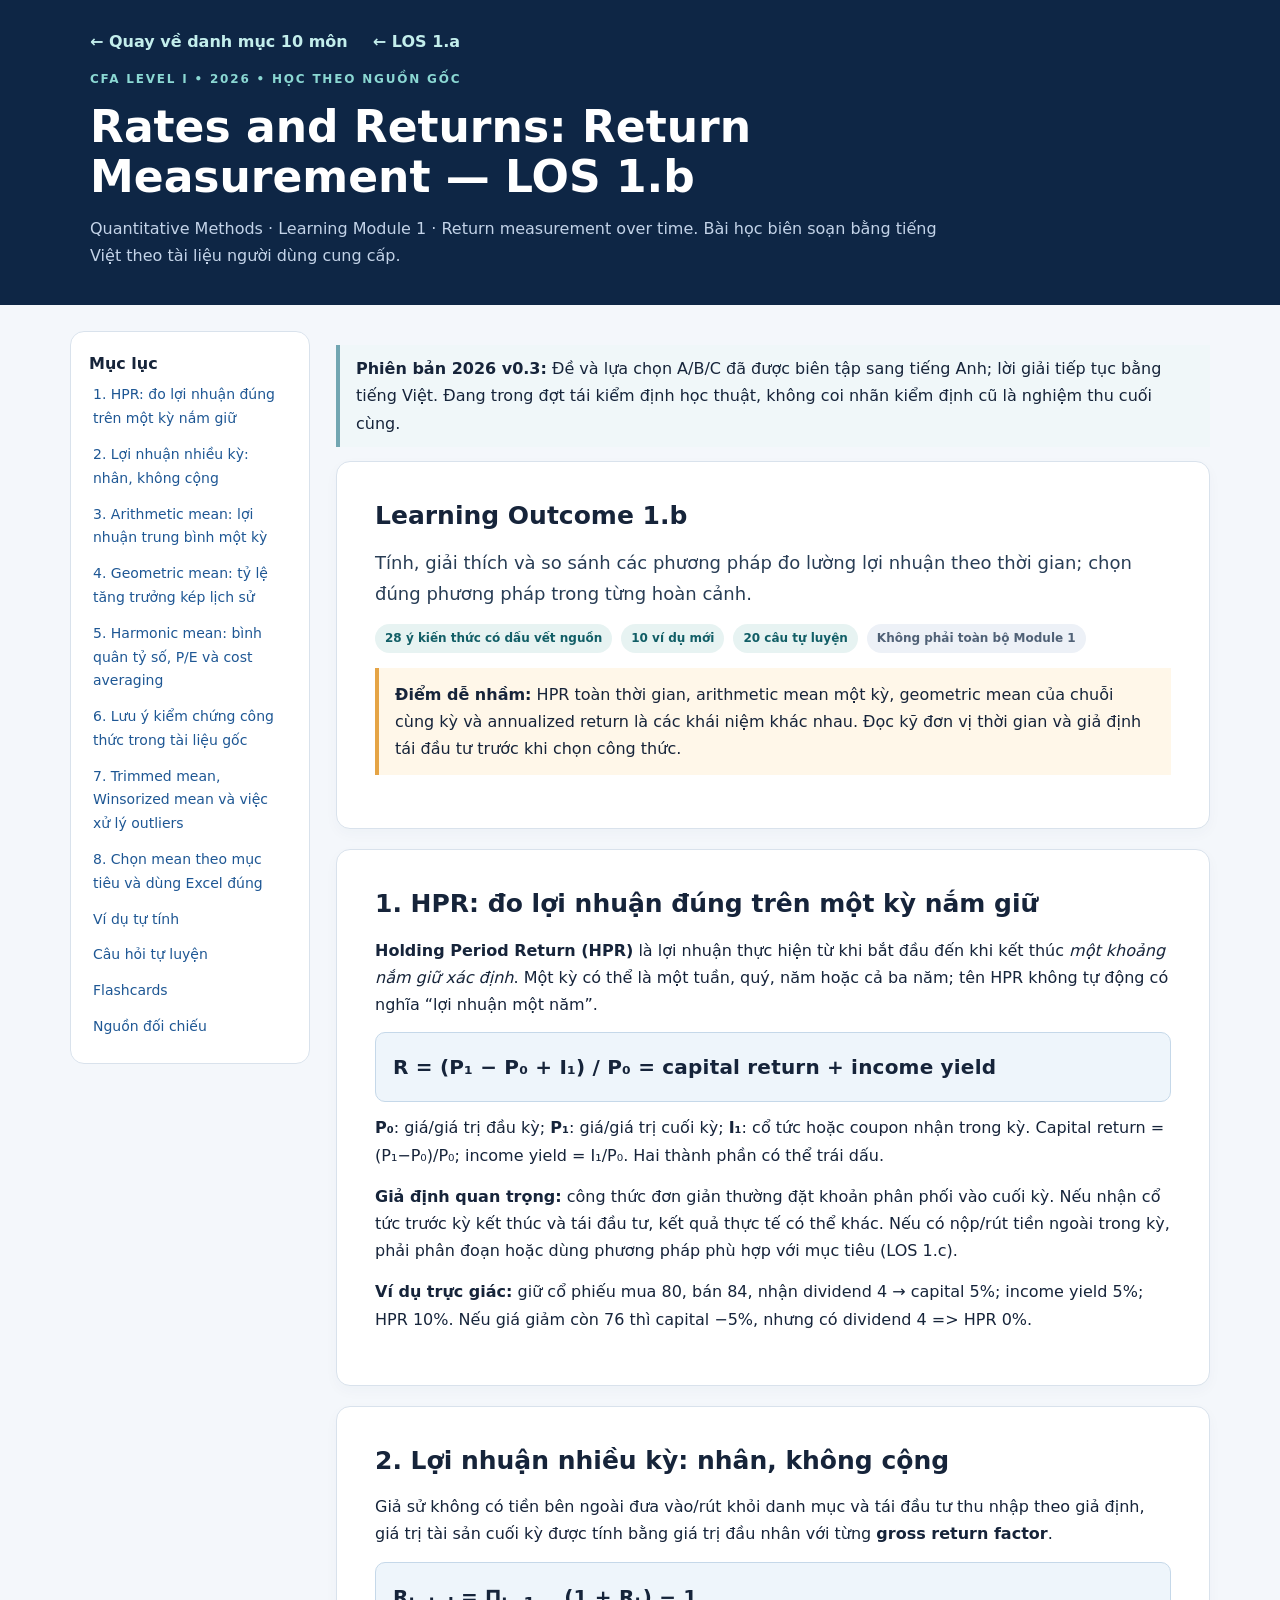
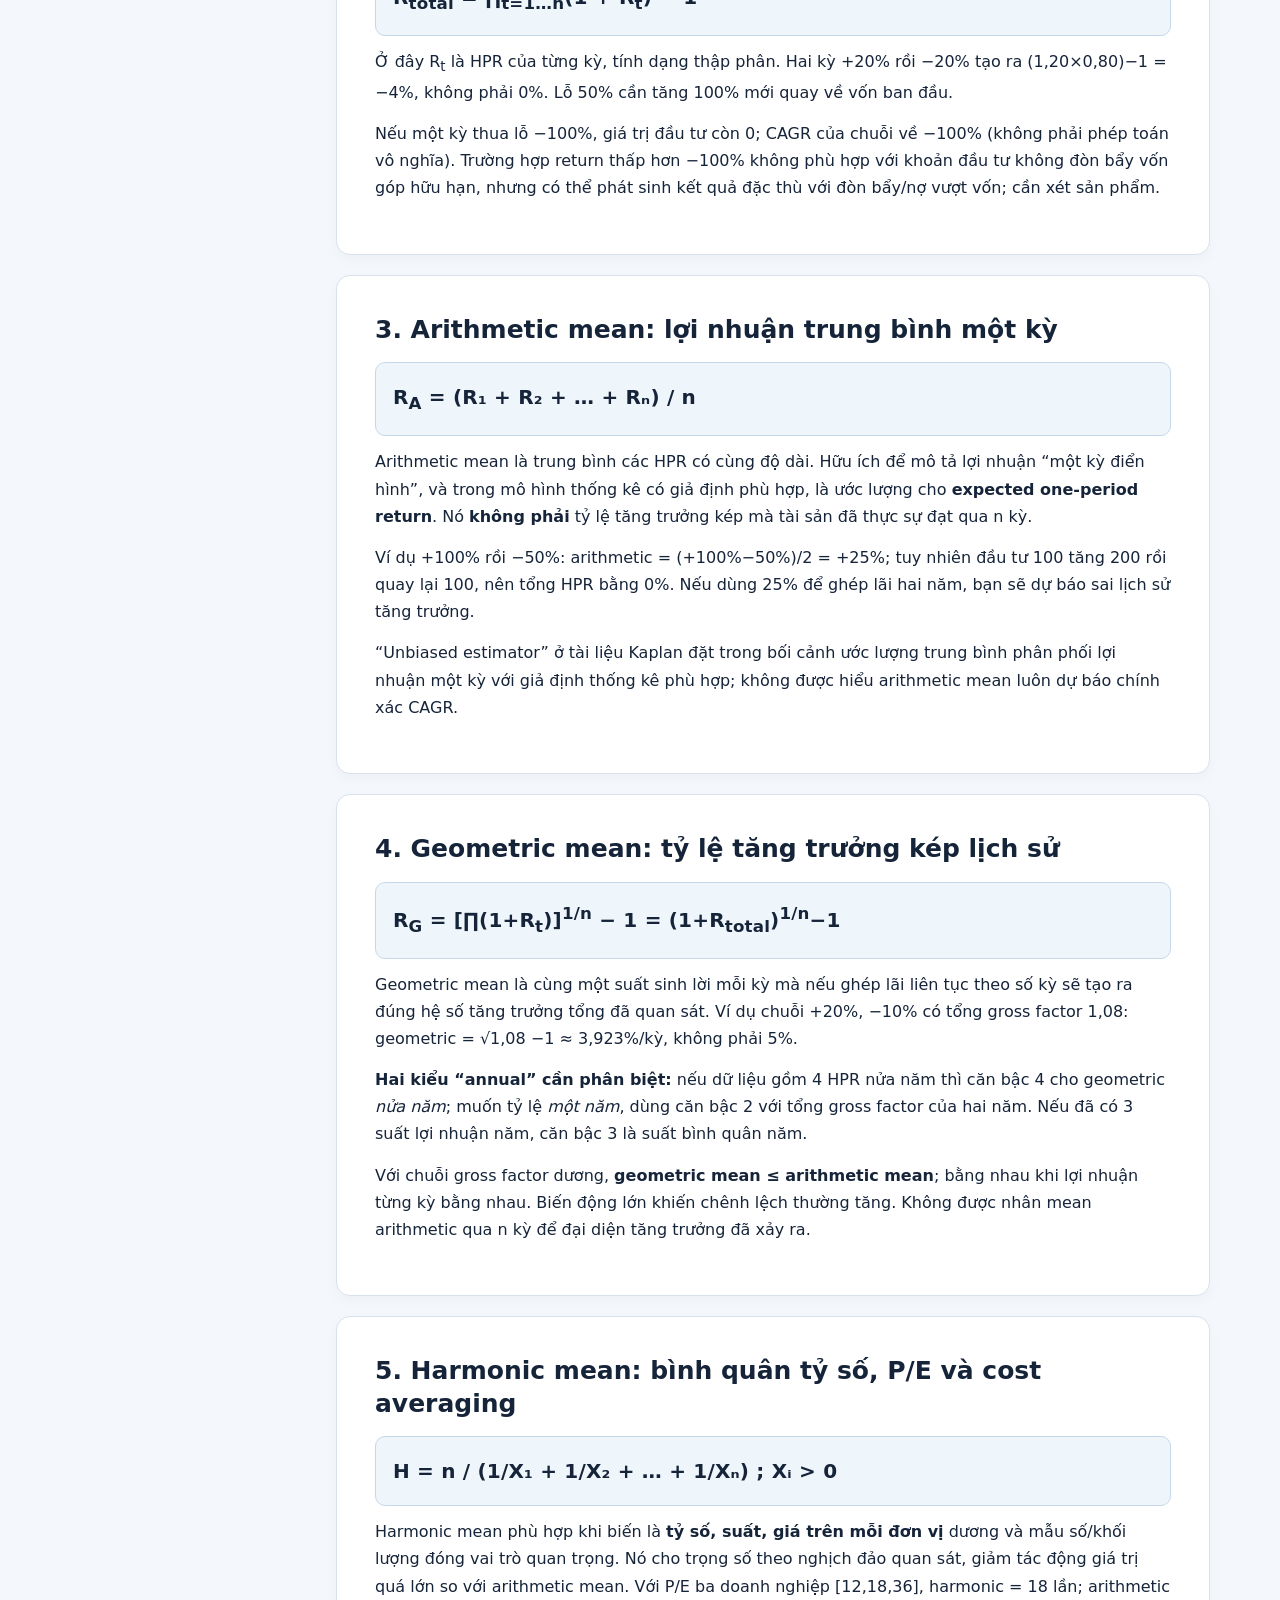
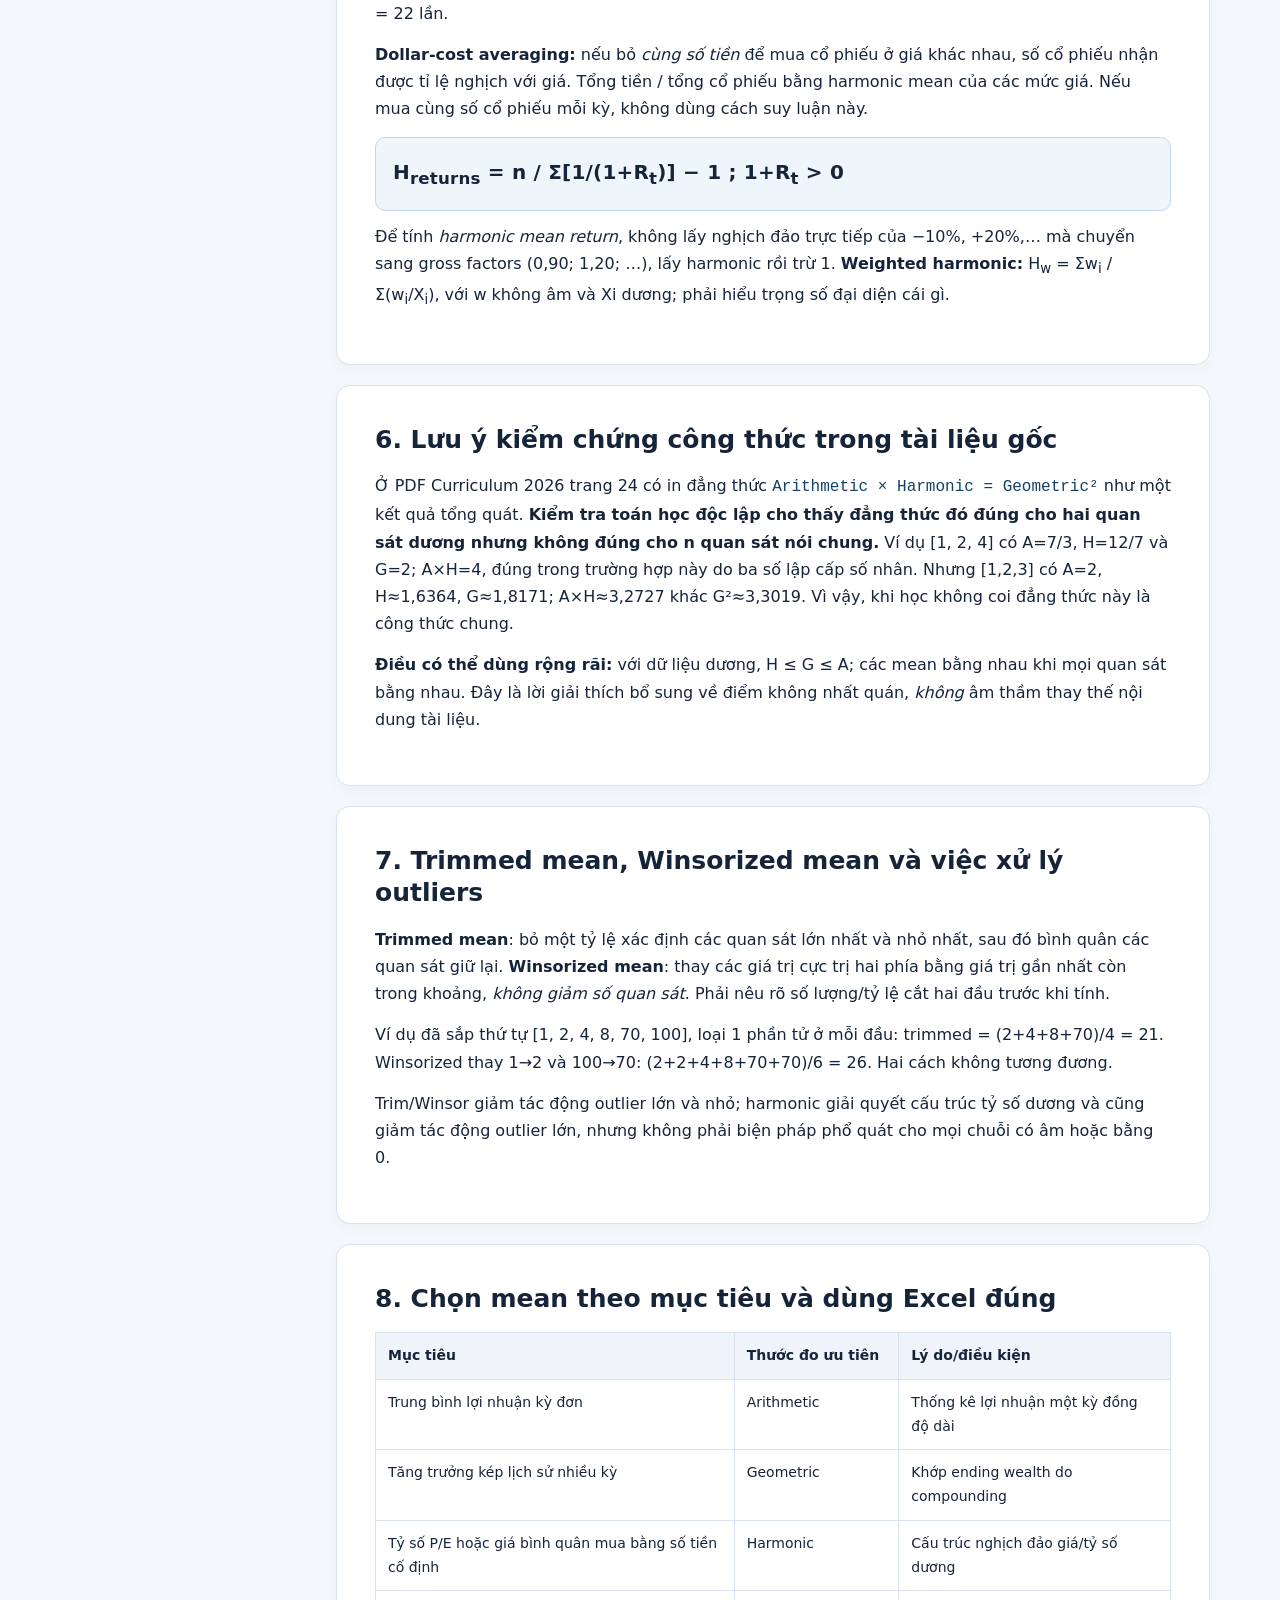
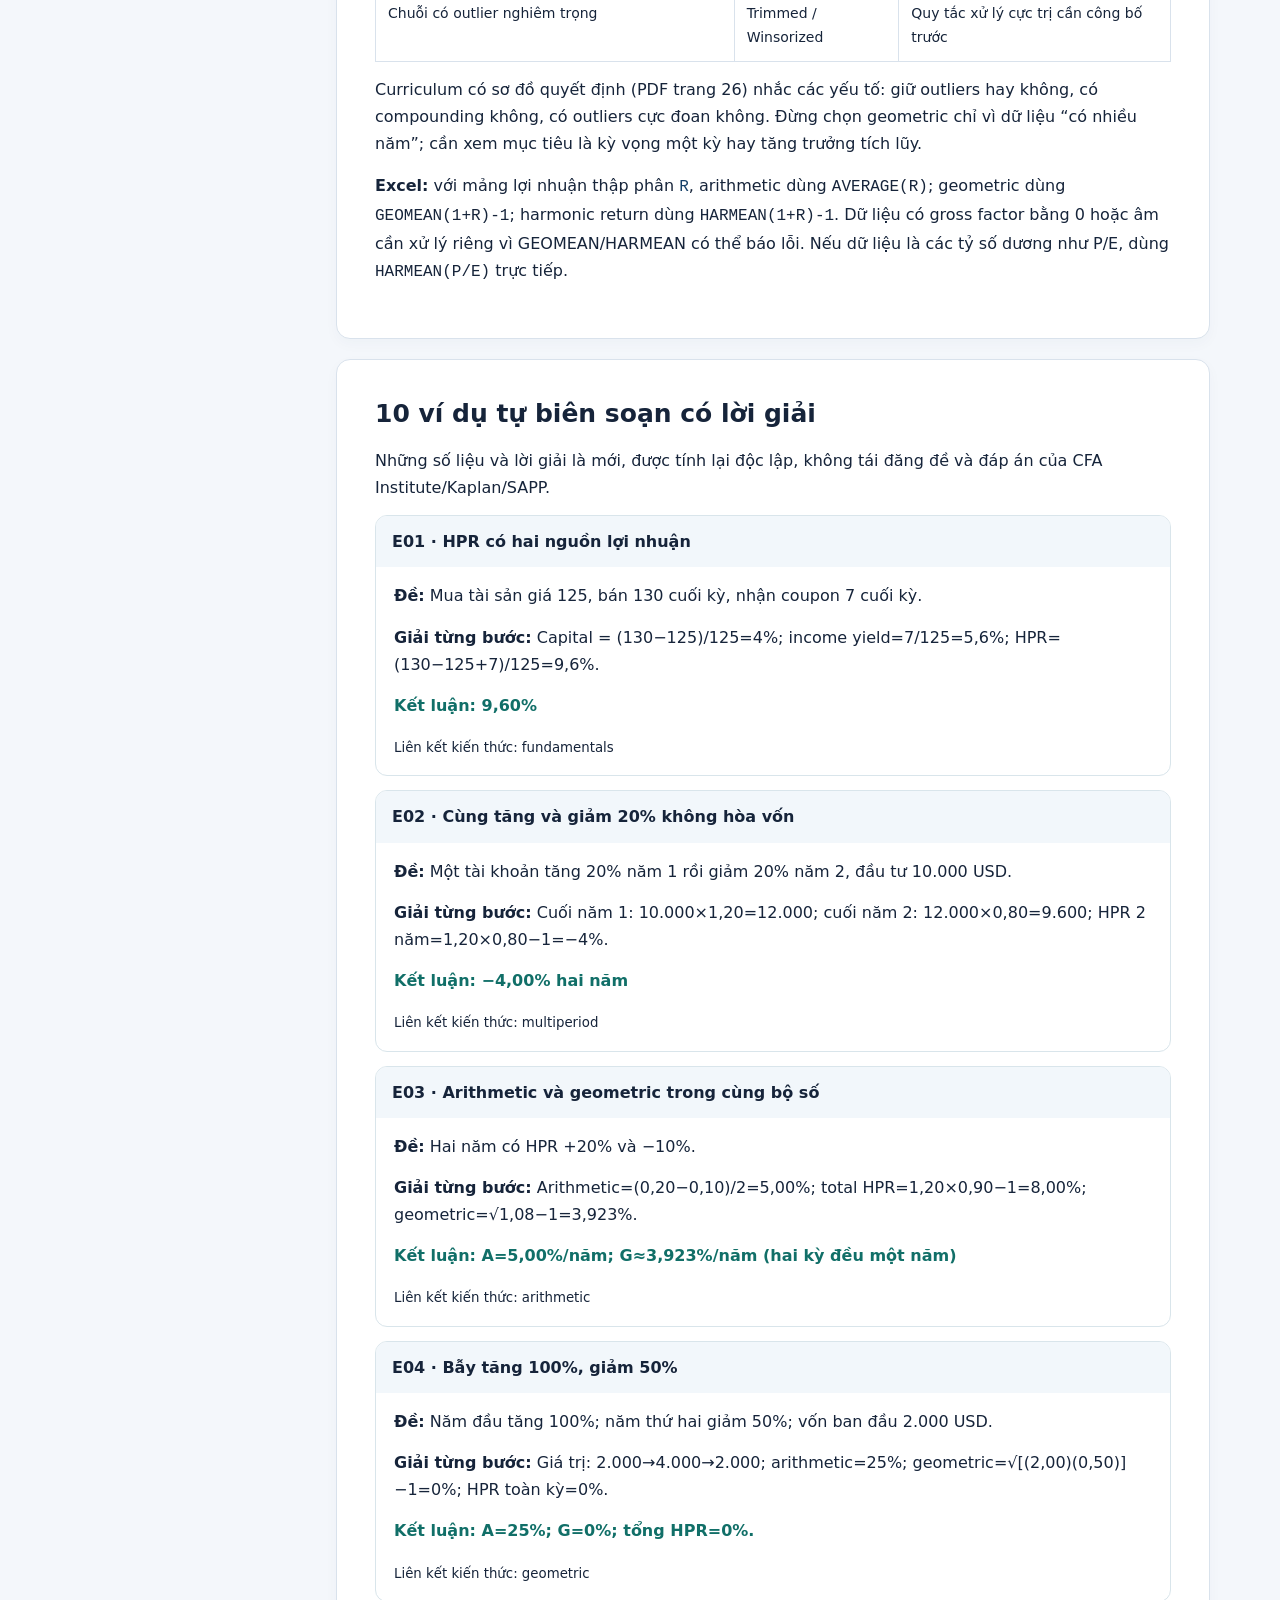
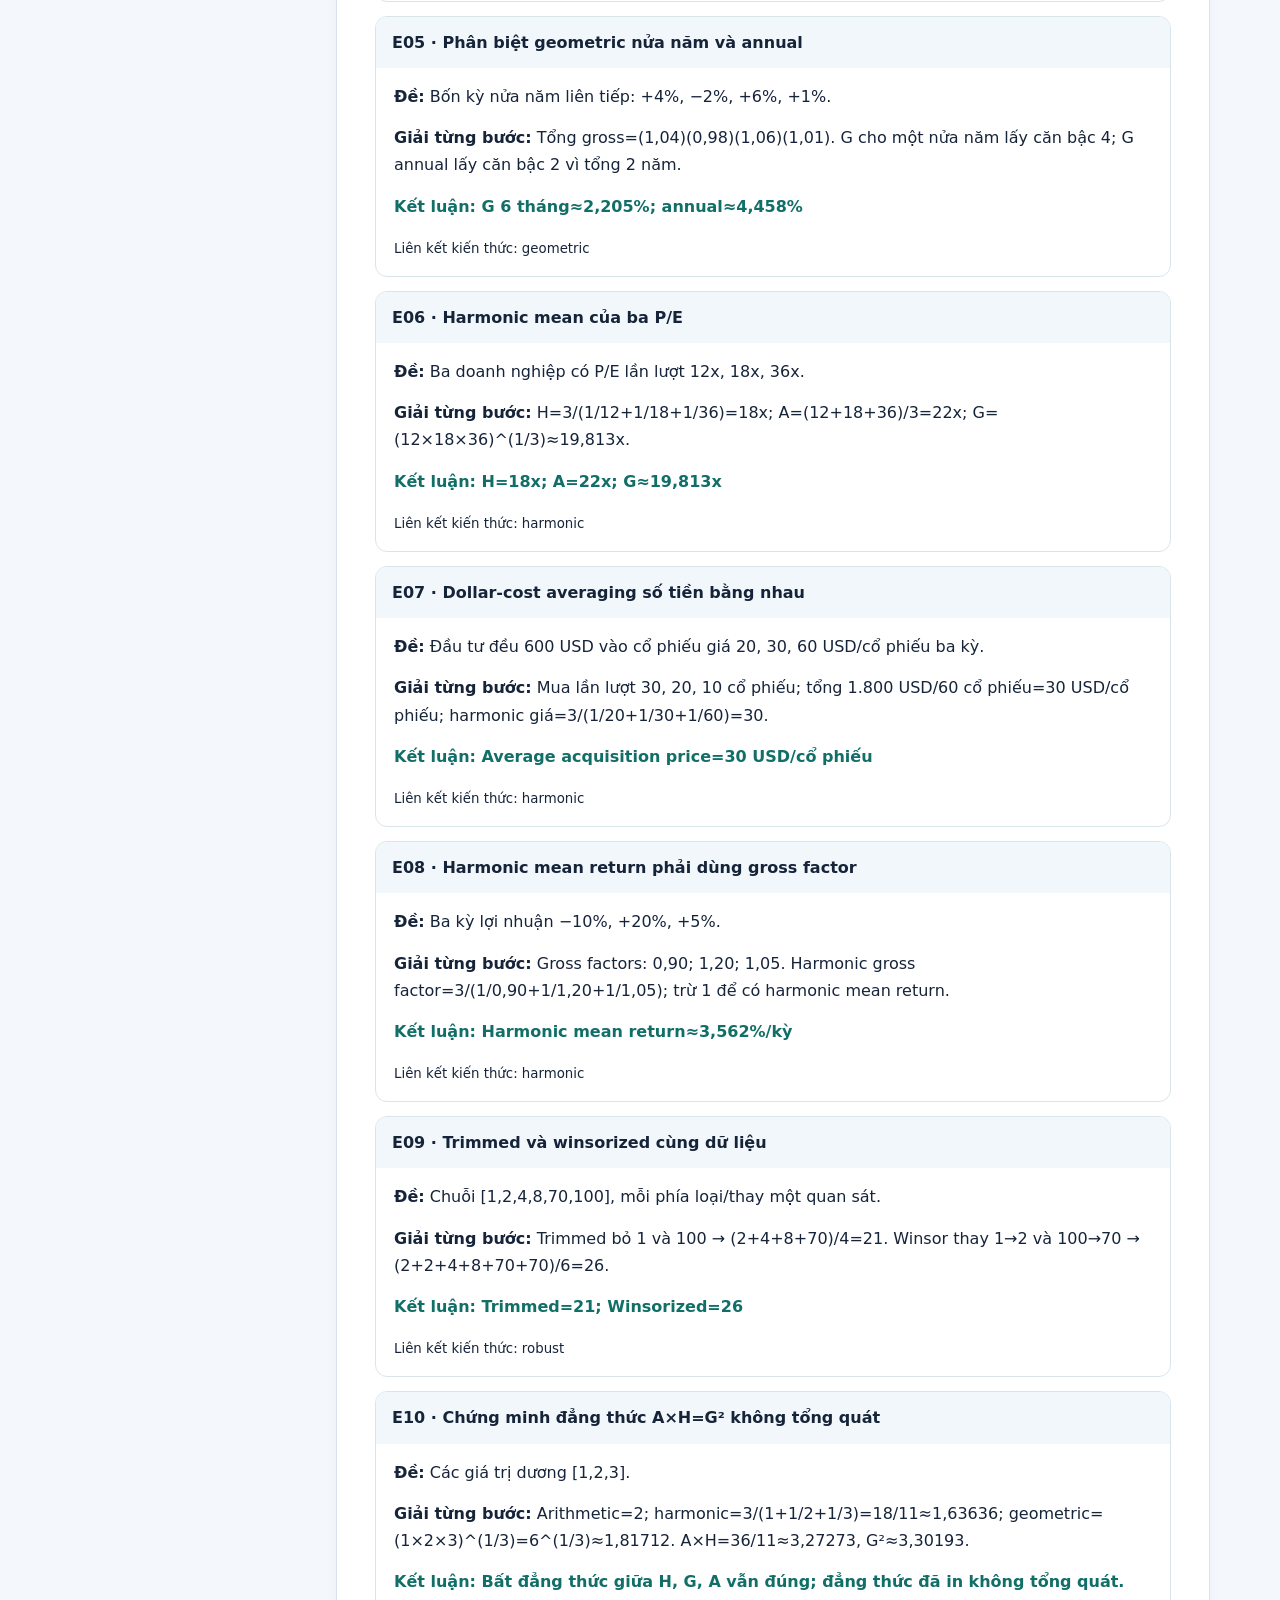
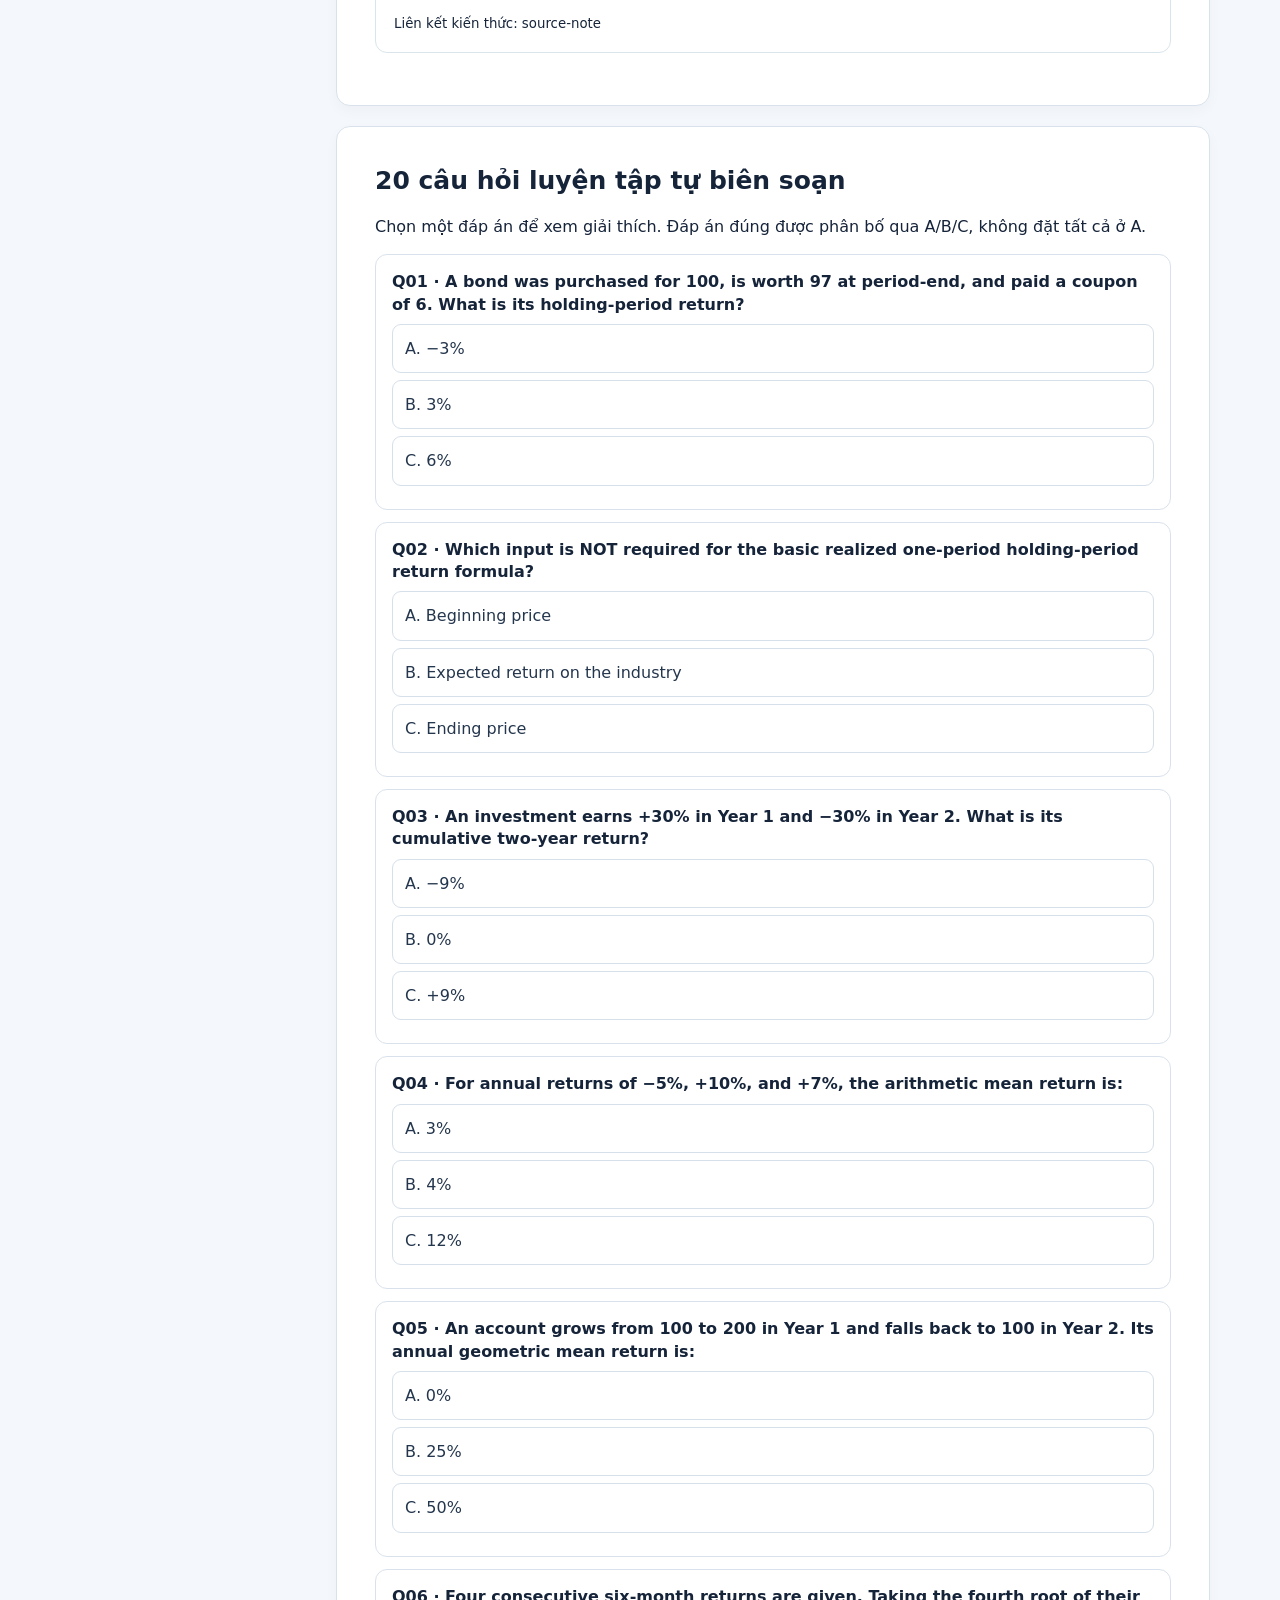
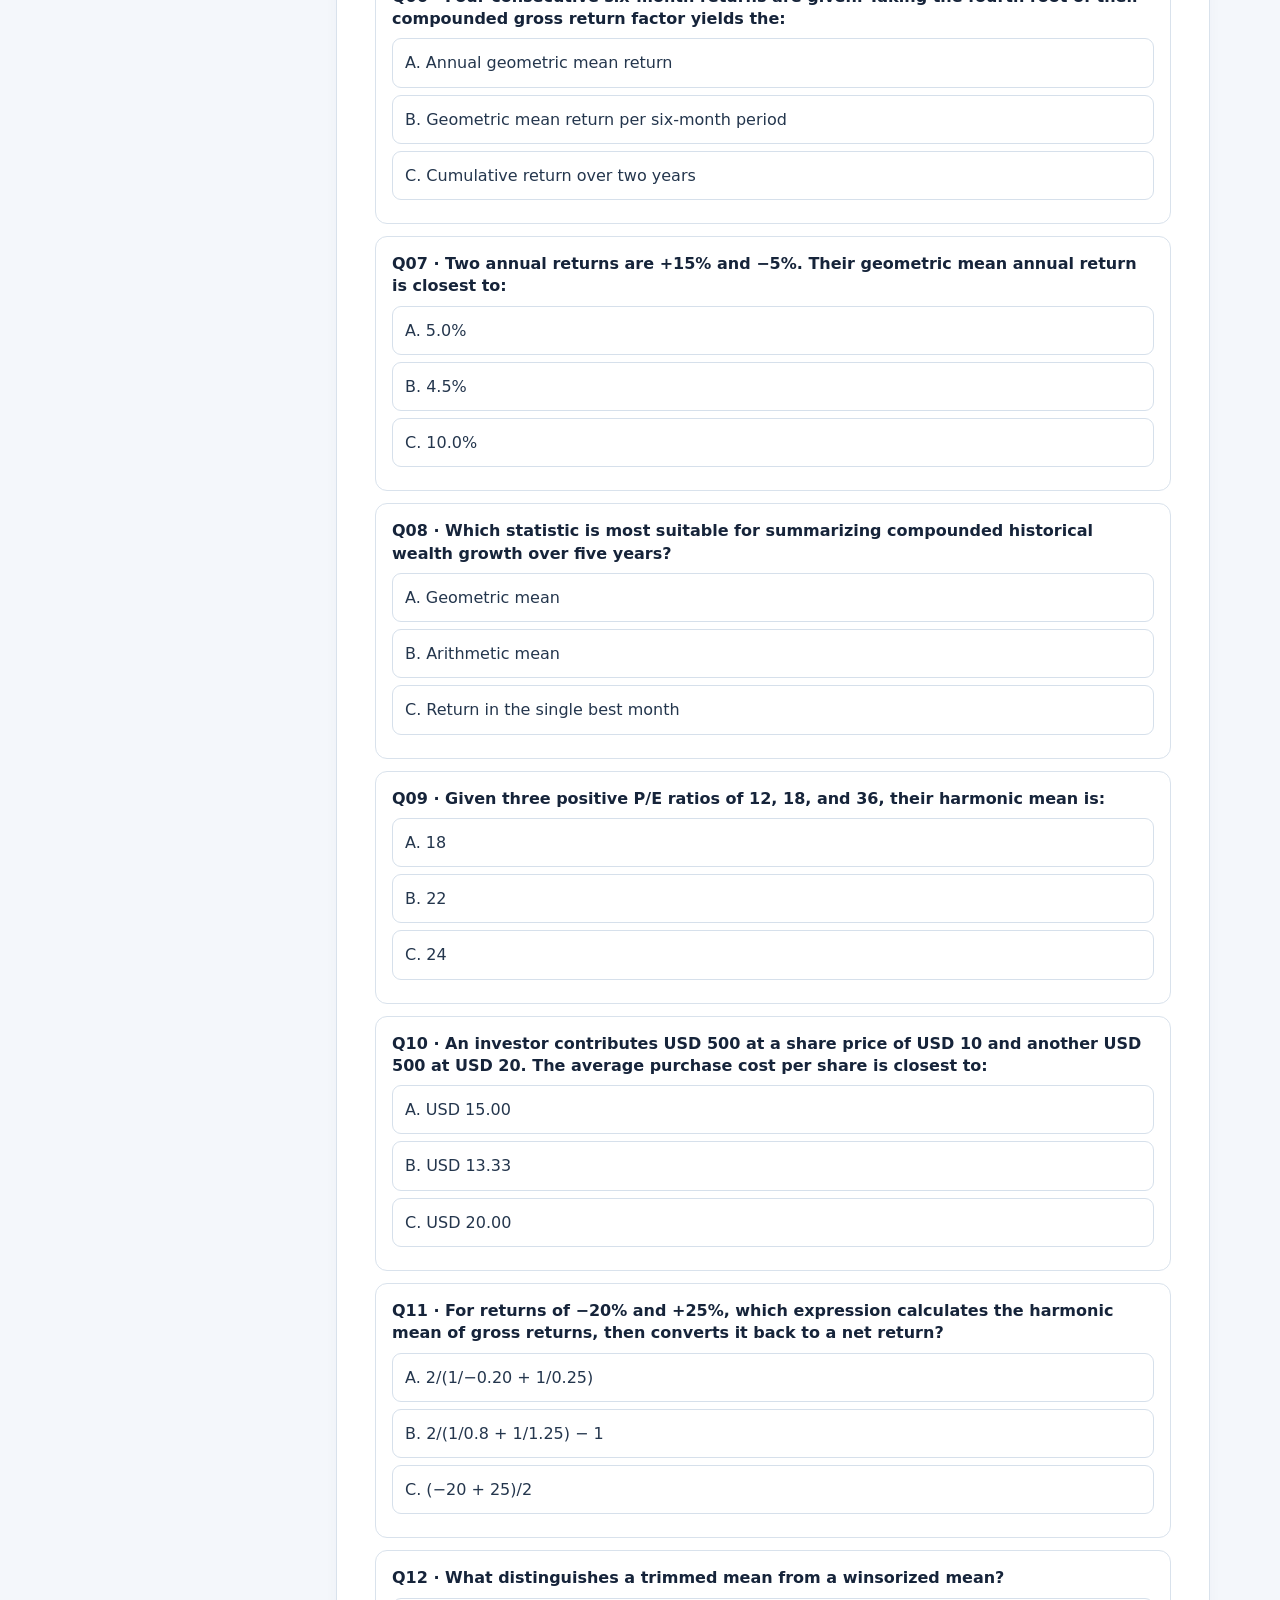
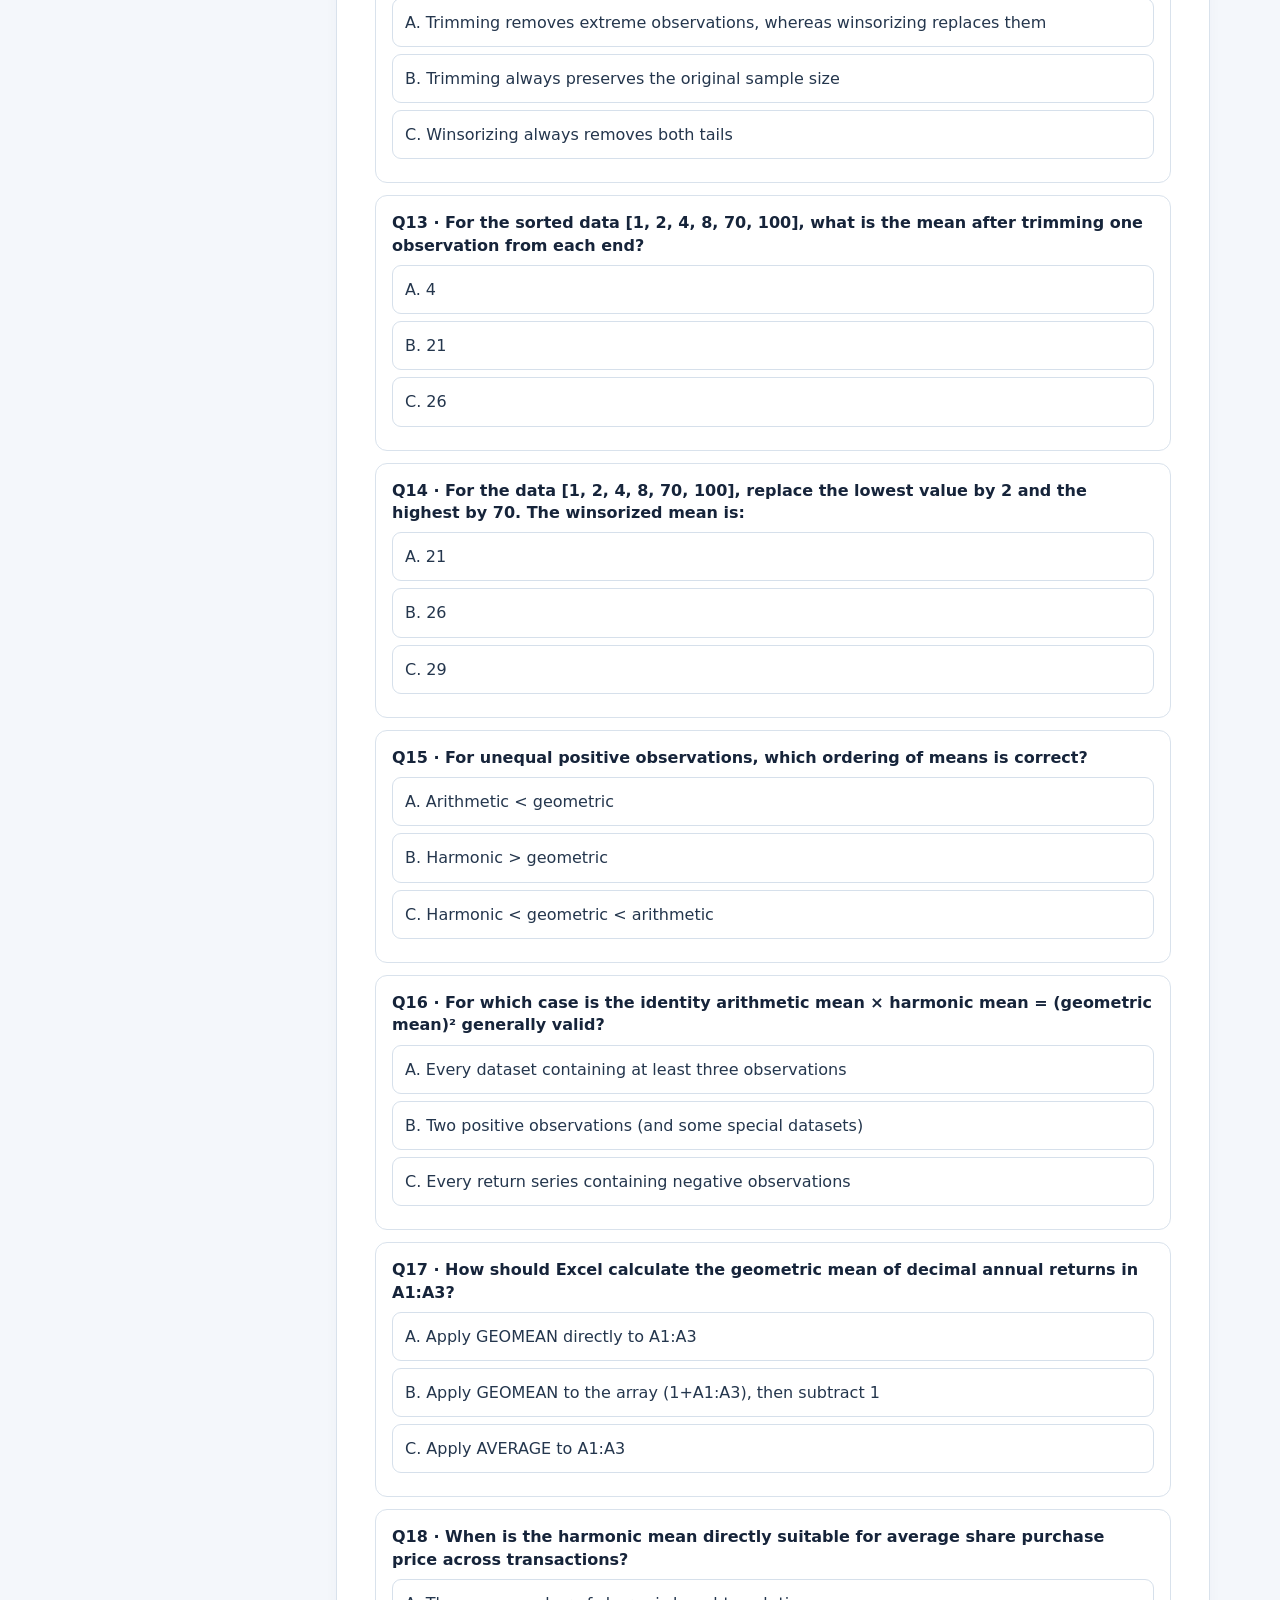
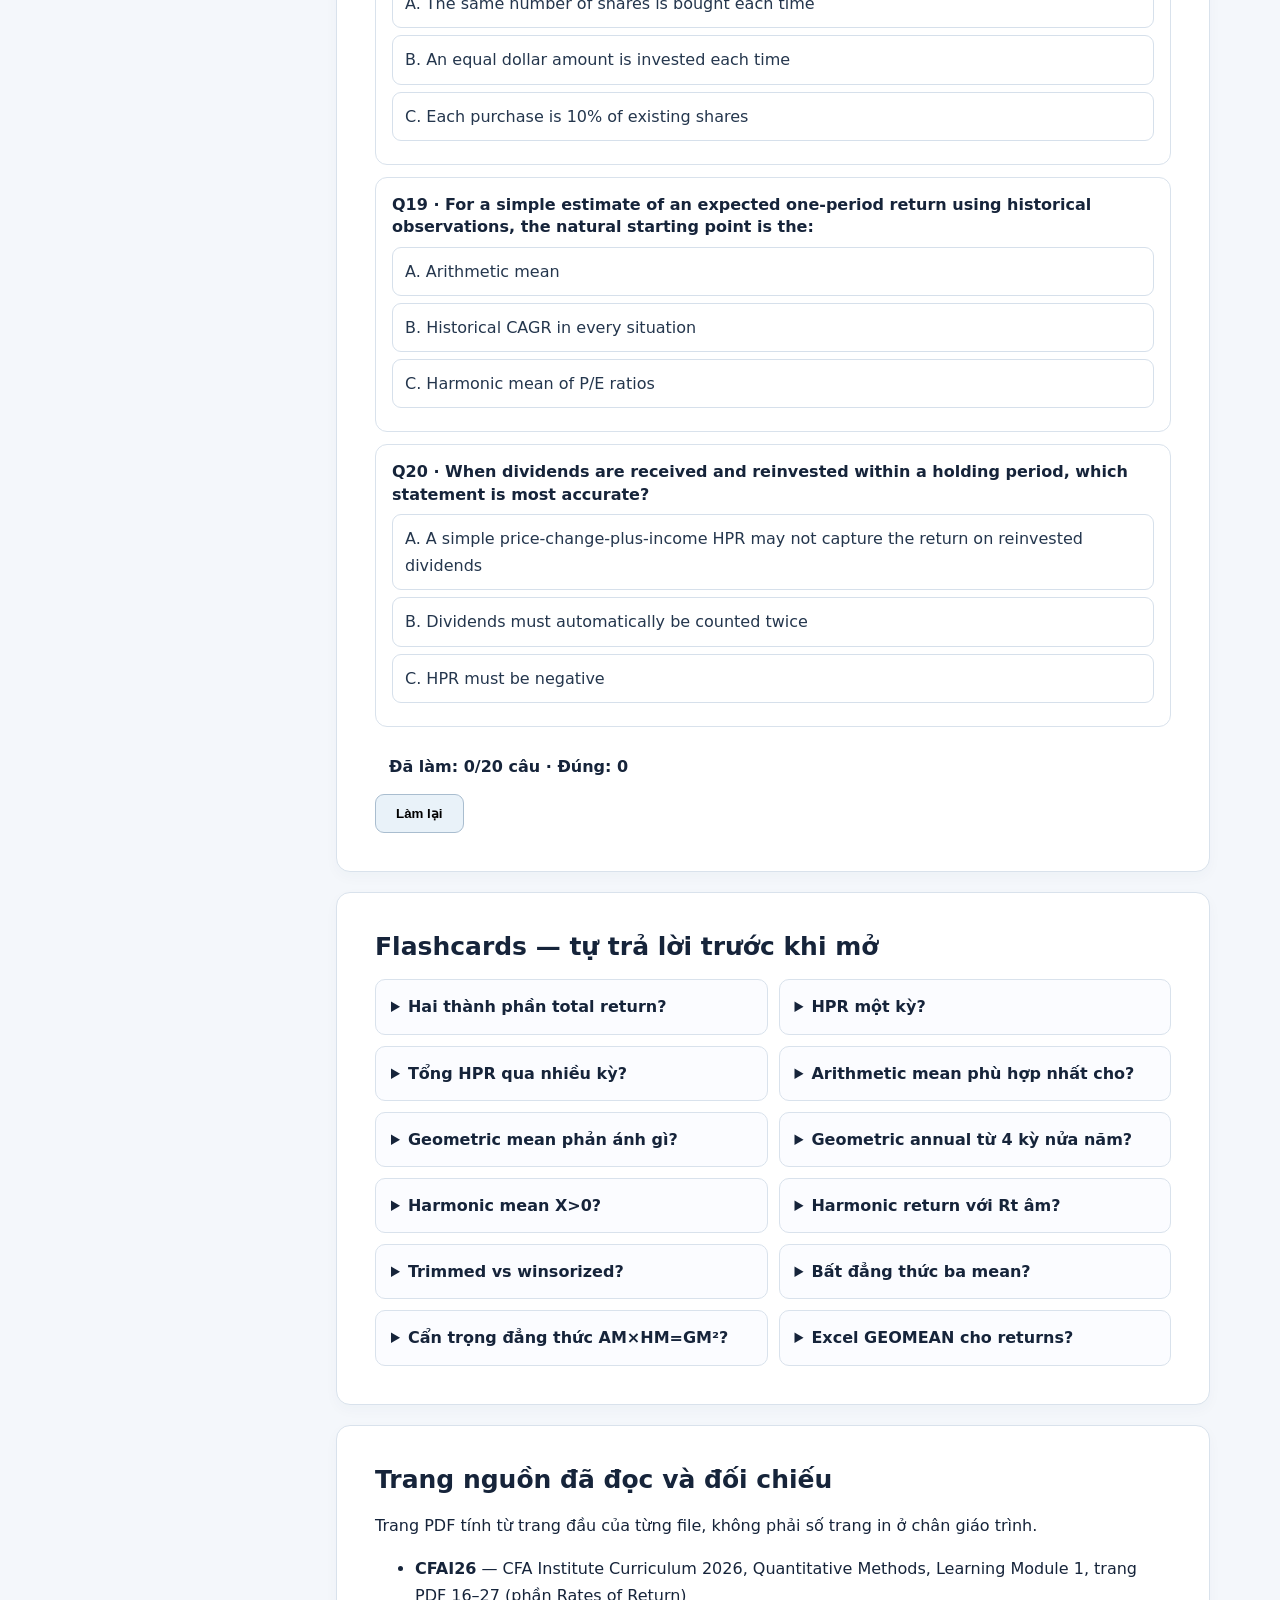
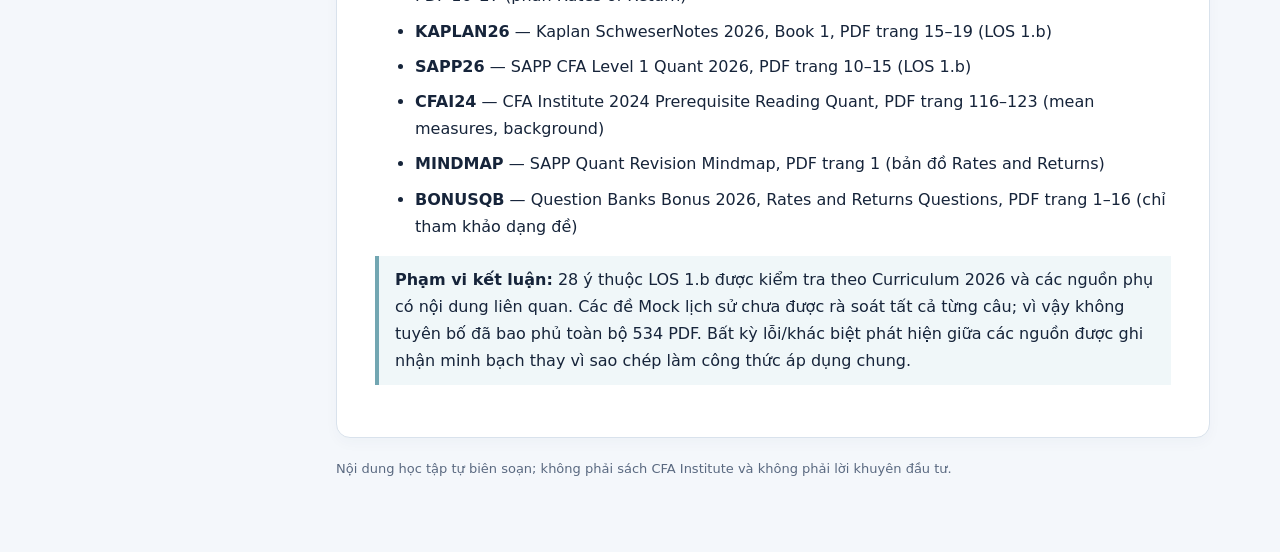
<file: sourcefirst-quant-rates-los02.html>
<!doctype html><html lang="vi"><head><meta charset="utf-8"><meta name="viewport" content="width=device-width,initial-scale=1"><title>Rates and Returns: Return Measurement — LOS 1.b</title><style>
:root{--ink:#16243a;--muted:#5a6980;--bg:#f4f7fb;--paper:#fff;--blue:#1e5794;--line:#d9e2ec;--teal:#137d7e;--gold:#ba8135}
*{box-sizing:border-box}html{scroll-behavior:smooth}body{margin:0;background:var(--bg);color:var(--ink);font:16px/1.7 system-ui,-apple-system,"Segoe UI",sans-serif}header{background:#0e2645;color:#fff;padding:28px max(24px,calc((100vw - 1100px)/2)) 36px}header .eyebrow{font-size:12px;letter-spacing:.15em;text-transform:uppercase;color:#8bd8d3;font-weight:700}header h1{font-size:clamp(28px,4vw,44px);line-height:1.15;max-width:900px;margin:12px 0}header p{color:#c3d3e8;max-width:850px;margin:0}.shell{max-width:1180px;margin:26px auto;display:grid;grid-template-columns:240px minmax(0,1fr);gap:26px;padding:0 20px}.sidebar{align-self:start;position:sticky;top:20px;background:white;border:1px solid var(--line);border-radius:14px;padding:18px}.sidebar a{display:block;color:var(--blue);text-decoration:none;font-size:14px;padding:6px 4px}.sidebar a:hover,.sidebar a:focus{text-decoration:underline}.article{min-width:0}.paper{background:var(--paper);border:1px solid var(--line);border-radius:14px;padding:clamp(18px,3vw,38px);margin-bottom:20px;box-shadow:0 5px 14px rgba(28,55,82,.03)}h2{font-size:25px;line-height:1.3;margin:0 0 16px}h3{font-size:19px;line-height:1.35;margin:0 0 12px;color:#123d65}h4{margin:0 0 8px;line-height:1.4}p{margin:0 0 14px}.lead{font-size:18px;color:#283d55}.badgeline{display:flex;gap:9px;flex-wrap:wrap;margin:15px 0 0}.tag{display:inline-block;border-radius:99px;background:#e7f3f2;color:#115e66;font-size:12px;padding:4px 10px;font-weight:650}.tag.muted{background:#edf1f7;color:#506176}.note{border-left:4px solid #72a6b2;padding:10px 16px;background:#f0f7f9;margin:14px 0}.cards3{display:grid;grid-template-columns:repeat(3,1fr);gap:12px;margin:15px 0}.cards3 article{border:1px solid var(--line);border-radius:12px;padding:16px;background:#f9fbfe}.cards3 h4{color:#135a8b}.formula-big{border:1px solid #c5d8e9;background:#eef5fb;border-radius:10px;padding:17px;margin:12px 0;font-size:clamp(16px,2.3vw,20px);font-weight:700;letter-spacing:.01em;overflow-x:auto}.math{font-family:ui-monospace,Consolas,monospace;color:#143f68}table{border-collapse:collapse;width:100%;font-size:14px;margin:14px 0}th,td{padding:11px 12px;border:1px solid var(--line);text-align:left;vertical-align:top}th{background:#eef4f9}.spaced li{margin:7px 0}.example{border:1px solid #d9e5eb;border-radius:12px;margin:14px 0;overflow:hidden}.example .top{background:#f2f7fb;padding:12px 16px;font-weight:750}.example .body{padding:15px 18px}.example ol{margin:10px 0;padding-left:22px}.answer{color:#116f68;font-weight:750}.quiz{border:1px solid var(--line);padding:16px;border-radius:12px;margin:12px 0}.quiz h4{font-size:16px}.quiz button{width:100%;border:1px solid #d6e0eb;background:#fff;color:#24364d;display:block;text-align:left;padding:10px 12px;border-radius:9px;margin:7px 0;cursor:pointer;font:inherit}.quiz button:hover{border-color:#3879ad;background:#f1f7fc}.quiz button[disabled]{cursor:default;opacity:.8}.quiz button.correct{background:#e0f4ed;border-color:#3f9879}.quiz button.incorrect{background:#fff0ea;border-color:#c07d63}.feedback{display:none;padding:12px 14px;background:#f4f7fa;border-radius:8px;margin-top:9px}.feedback.show{display:block}.result{font-weight:750;padding:14px;margin-top:12px}.flashgrid{display:grid;grid-template-columns:repeat(2,minmax(0,1fr));gap:11px}.flashgrid details{border:1px solid var(--line);border-radius:10px;padding:13px 15px;background:#fbfcff}.flashgrid summary{font-weight:600;cursor:pointer}.source small{color:var(--muted)}.source li{margin-bottom:8px}.footerline{font-size:13px;color:var(--muted);padding-bottom:40px}.toplink{color:#c3eeec;text-decoration:none;display:inline-block;margin-bottom:14px;font-weight:650}.toplink:hover{text-decoration:underline}
@media(max-width:850px){.shell{display:block}.sidebar{position:static;margin-bottom:18px}.sidebar nav{display:flex;flex-wrap:wrap;gap:0 10px}.cards3{grid-template-columns:1fr}.flashgrid{grid-template-columns:1fr}header{padding:20px 24px 30px}}@media(max-width:500px){table{font-size:12px}th,td{padding:8px}body{font-size:15px}}

.callout{background:#fff7e9;border-left:4px solid #e5a445;padding:13px 16px;margin:15px 0}.questions-summary{margin:12px 0;color:#26506c} .quiz button:focus-visible{outline:2px solid #237d98} .examples-header{margin-top:20px}
</style></head><body><header><a class="toplink" href="index.html">← Quay về danh mục 10 môn</a> <a class="toplink" href="sourcefirst-quant-rates-los01.html" style="margin-left:20px">← LOS 1.a</a><div class="eyebrow">CFA Level I • 2026 • Học theo nguồn gốc</div><h1>Rates and Returns: Return Measurement — LOS 1.b</h1><p>Quantitative Methods · Learning Module 1 · Return measurement over time. Bài học biên soạn bằng tiếng Việt theo tài liệu người dùng cung cấp.</p></header><div class="shell"><aside class="sidebar"><strong>Mục lục</strong><nav><a href="#fundamentals">1. HPR: đo lợi nhuận đúng trên một kỳ nắm giữ</a><a href="#multiperiod">2. Lợi nhuận nhiều kỳ: nhân, không cộng</a><a href="#arithmetic">3. Arithmetic mean: lợi nhuận trung bình một kỳ</a><a href="#geometric">4. Geometric mean: tỷ lệ tăng trưởng kép lịch sử</a><a href="#harmonic">5. Harmonic mean: bình quân tỷ số, P/E và cost averaging</a><a href="#source-note">6. Lưu ý kiểm chứng công thức trong tài liệu gốc</a><a href="#robust">7. Trimmed mean, Winsorized mean và việc xử lý outliers</a><a href="#selection">8. Chọn mean theo mục tiêu và dùng Excel đúng</a><a href="#examples">Ví dụ tự tính</a><a href="#questions">Câu hỏi tự luyện</a><a href="#flashcards">Flashcards</a><a href="#sources">Nguồn đối chiếu</a></nav></aside><main class="article"><div class="note" role="note"><strong>Phiên bản 2026 v0.3:</strong> Đề và lựa chọn A/B/C đã được biên tập sang tiếng Anh; lời giải tiếp tục bằng tiếng Việt. Đang trong đợt tái kiểm định học thuật, không coi nhãn kiểm định cũ là nghiệm thu cuối cùng.</div><section class="paper"><h2>Learning Outcome 1.b</h2><p class="lead">Tính, giải thích và so sánh các phương pháp đo lường lợi nhuận theo thời gian; chọn đúng phương pháp trong từng hoàn cảnh.</p><div class="badgeline"><span class="tag">28 ý kiến thức có dấu vết nguồn</span><span class="tag">10 ví dụ mới</span><span class="tag">20 câu tự luyện</span><span class="tag muted">Không phải toàn bộ Module 1</span></div><div class="callout"><strong>Điểm dễ nhầm:</strong> HPR toàn thời gian, arithmetic mean một kỳ, geometric mean của chuỗi cùng kỳ và annualized return là các khái niệm khác nhau. Đọc kỹ đơn vị thời gian và giả định tái đầu tư trước khi chọn công thức.</div></section><section class="paper" id="fundamentals"><h2>1. HPR: đo lợi nhuận đúng trên một kỳ nắm giữ</h2><p><strong>Holding Period Return (HPR)</strong> là lợi nhuận thực hiện từ khi bắt đầu đến khi kết thúc <em>một khoảng nắm giữ xác định</em>. Một kỳ có thể là một tuần, quý, năm hoặc cả ba năm; tên HPR không tự động có nghĩa “lợi nhuận một năm”.</p><div class="formula-big">R = (P₁ − P₀ + I₁) / P₀ = capital return + income yield</div><p><b>P₀</b>: giá/giá trị đầu kỳ; <b>P₁</b>: giá/giá trị cuối kỳ; <b>I₁</b>: cổ tức hoặc coupon nhận trong kỳ. Capital return = (P₁−P₀)/P₀; income yield = I₁/P₀. Hai thành phần có thể trái dấu.</p><p><strong>Giả định quan trọng:</strong> công thức đơn giản thường đặt khoản phân phối vào cuối kỳ. Nếu nhận cổ tức trước kỳ kết thúc và tái đầu tư, kết quả thực tế có thể khác. Nếu có nộp/rút tiền ngoài trong kỳ, phải phân đoạn hoặc dùng phương pháp phù hợp với mục tiêu (LOS 1.c).</p><p><strong>Ví dụ trực giác:</strong> giữ cổ phiếu mua 80, bán 84, nhận dividend 4 → capital 5%; income yield 5%; HPR 10%. Nếu giá giảm còn 76 thì capital −5%, nhưng có dividend 4 => HPR 0%.</p></section><section class="paper" id="multiperiod"><h2>2. Lợi nhuận nhiều kỳ: nhân, không cộng</h2><p>Giả sử không có tiền bên ngoài đưa vào/rút khỏi danh mục và tái đầu tư thu nhập theo giả định, giá trị tài sản cuối kỳ được tính bằng giá trị đầu nhân với từng <strong>gross return factor</strong>.</p><div class="formula-big">R<sub>total</sub> = ∏<sub>t=1…n</sub>(1 + R<sub>t</sub>) − 1</div><p>Ở đây R<sub>t</sub> là HPR của từng kỳ, tính dạng thập phân. Hai kỳ +20% rồi −20% tạo ra (1,20×0,80)−1 = −4%, không phải 0%. Lỗ 50% cần tăng 100% mới quay về vốn ban đầu.</p><p>Nếu một kỳ thua lỗ −100%, giá trị đầu tư còn 0; CAGR của chuỗi về −100% (không phải phép toán vô nghĩa). Trường hợp return thấp hơn −100% không phù hợp với khoản đầu tư không đòn bẩy vốn góp hữu hạn, nhưng có thể phát sinh kết quả đặc thù với đòn bẩy/nợ vượt vốn; cần xét sản phẩm.</p></section><section class="paper" id="arithmetic"><h2>3. Arithmetic mean: lợi nhuận trung bình một kỳ</h2><div class="formula-big">R<sub>A</sub> = (R₁ + R₂ + … + Rₙ) / n</div><p>Arithmetic mean là trung bình các HPR có cùng độ dài. Hữu ích để mô tả lợi nhuận “một kỳ điển hình”, và trong mô hình thống kê có giả định phù hợp, là ước lượng cho <strong>expected one-period return</strong>. Nó <strong>không phải</strong> tỷ lệ tăng trưởng kép mà tài sản đã thực sự đạt qua n kỳ.</p><p>Ví dụ +100% rồi −50%: arithmetic = (+100%−50%)/2 = +25%; tuy nhiên đầu tư 100 tăng 200 rồi quay lại 100, nên tổng HPR bằng 0%. Nếu dùng 25% để ghép lãi hai năm, bạn sẽ dự báo sai lịch sử tăng trưởng.</p><p>“Unbiased estimator” ở tài liệu Kaplan đặt trong bối cảnh ước lượng trung bình phân phối lợi nhuận một kỳ với giả định thống kê phù hợp; không được hiểu arithmetic mean luôn dự báo chính xác CAGR.</p></section><section class="paper" id="geometric"><h2>4. Geometric mean: tỷ lệ tăng trưởng kép lịch sử</h2><div class="formula-big">R<sub>G</sub> = [∏(1+R<sub>t</sub>)]<sup>1/n</sup> − 1 = (1+R<sub>total</sub>)<sup>1/n</sup>−1</div><p>Geometric mean là cùng một suất sinh lời mỗi kỳ mà nếu ghép lãi liên tục theo số kỳ sẽ tạo ra đúng hệ số tăng trưởng tổng đã quan sát. Ví dụ chuỗi +20%, −10% có tổng gross factor 1,08: geometric = √1,08 −1 ≈ 3,923%/kỳ, không phải 5%.</p><p><strong>Hai kiểu “annual” cần phân biệt:</strong> nếu dữ liệu gồm 4 HPR nửa năm thì căn bậc 4 cho geometric <em>nửa năm</em>; muốn tỷ lệ <em>một năm</em>, dùng căn bậc 2 với tổng gross factor của hai năm. Nếu đã có 3 suất lợi nhuận năm, căn bậc 3 là suất bình quân năm.</p><p>Với chuỗi gross factor dương, <b>geometric mean ≤ arithmetic mean</b>; bằng nhau khi lợi nhuận từng kỳ bằng nhau. Biến động lớn khiến chênh lệch thường tăng. Không được nhân mean arithmetic qua n kỳ để đại diện tăng trưởng đã xảy ra.</p></section><section class="paper" id="harmonic"><h2>5. Harmonic mean: bình quân tỷ số, P/E và cost averaging</h2><div class="formula-big">H = n / (1/X₁ + 1/X₂ + … + 1/Xₙ) ; Xᵢ &gt; 0</div><p>Harmonic mean phù hợp khi biến là <strong>tỷ số, suất, giá trên mỗi đơn vị</strong> dương và mẫu số/khối lượng đóng vai trò quan trọng. Nó cho trọng số theo nghịch đảo quan sát, giảm tác động giá trị quá lớn so với arithmetic mean. Với P/E ba doanh nghiệp [12,18,36], harmonic = 18 lần; arithmetic = 22 lần.</p><p><b>Dollar-cost averaging:</b> nếu bỏ <em>cùng số tiền</em> để mua cổ phiếu ở giá khác nhau, số cổ phiếu nhận được tỉ lệ nghịch với giá. Tổng tiền / tổng cổ phiếu bằng harmonic mean của các mức giá. Nếu mua cùng số cổ phiếu mỗi kỳ, không dùng cách suy luận này.</p><div class="formula-big">H<sub>returns</sub> = n / Σ[1/(1+R<sub>t</sub>)] − 1 ; 1+R<sub>t</sub> &gt; 0</div><p>Để tính <em>harmonic mean return</em>, không lấy nghịch đảo trực tiếp của −10%, +20%,… mà chuyển sang gross factors (0,90; 1,20; …), lấy harmonic rồi trừ 1. <strong>Weighted harmonic:</strong> H<sub>w</sub> = Σw<sub>i</sub> / Σ(w<sub>i</sub>/X<sub>i</sub>), với w không âm và Xi dương; phải hiểu trọng số đại diện cái gì.</p></section><section class="paper" id="source-note"><h2>6. Lưu ý kiểm chứng công thức trong tài liệu gốc</h2><p>Ở PDF Curriculum 2026 trang 24 có in đẳng thức <span class="math">Arithmetic × Harmonic = Geometric²</span> như một kết quả tổng quát. <strong>Kiểm tra toán học độc lập cho thấy đẳng thức đó đúng cho hai quan sát dương nhưng không đúng cho n quan sát nói chung.</strong> Ví dụ [1, 2, 4] có A=7/3, H=12/7 và G=2; A×H=4, đúng trong trường hợp này do ba số lập cấp số nhân. Nhưng [1,2,3] có A=2, H≈1,6364, G≈1,8171; A×H≈3,2727 khác G²≈3,3019. Vì vậy, khi học không coi đẳng thức này là công thức chung.</p><p><strong>Điều có thể dùng rộng rãi:</strong> với dữ liệu dương, H ≤ G ≤ A; các mean bằng nhau khi mọi quan sát bằng nhau. Đây là lời giải thích bổ sung về điểm không nhất quán, <em>không</em> âm thầm thay thế nội dung tài liệu.</p></section><section class="paper" id="robust"><h2>7. Trimmed mean, Winsorized mean và việc xử lý outliers</h2><p><strong>Trimmed mean</strong>: bỏ một tỷ lệ xác định các quan sát lớn nhất và nhỏ nhất, sau đó bình quân các quan sát giữ lại. <strong>Winsorized mean</strong>: thay các giá trị cực trị hai phía bằng giá trị gần nhất còn trong khoảng, <em>không giảm số quan sát</em>. Phải nêu rõ số lượng/tỷ lệ cắt hai đầu trước khi tính.</p><p>Ví dụ đã sắp thứ tự [1, 2, 4, 8, 70, 100], loại 1 phần tử ở mỗi đầu: trimmed = (2+4+8+70)/4 = 21. Winsorized thay 1→2 và 100→70: (2+2+4+8+70+70)/6 = 26. Hai cách không tương đương.</p><p>Trim/Winsor giảm tác động outlier lớn và nhỏ; harmonic giải quyết cấu trúc tỷ số dương và cũng giảm tác động outlier lớn, nhưng không phải biện pháp phổ quát cho mọi chuỗi có âm hoặc bằng 0.</p></section><section class="paper" id="selection"><h2>8. Chọn mean theo mục tiêu và dùng Excel đúng</h2><table><thead><tr><th>Mục tiêu</th><th>Thước đo ưu tiên</th><th>Lý do/điều kiện</th></tr></thead><tbody><tr><td>Trung bình lợi nhuận kỳ đơn</td><td>Arithmetic</td><td>Thống kê lợi nhuận một kỳ đồng độ dài</td></tr><tr><td>Tăng trưởng kép lịch sử nhiều kỳ</td><td>Geometric</td><td>Khớp ending wealth do compounding</td></tr><tr><td>Tỷ số P/E hoặc giá bình quân mua bằng số tiền cố định</td><td>Harmonic</td><td>Cấu trúc nghịch đảo giá/tỷ số dương</td></tr><tr><td>Chuỗi có outlier nghiêm trọng</td><td>Trimmed / Winsorized</td><td>Quy tắc xử lý cực trị cần công bố trước</td></tr></tbody></table><p>Curriculum có sơ đồ quyết định (PDF trang 26) nhắc các yếu tố: giữ outliers hay không, có compounding không, có outliers cực đoan không. Đừng chọn geometric chỉ vì dữ liệu “có nhiều năm”; cần xem mục tiêu là kỳ vọng một kỳ hay tăng trưởng tích lũy.</p><p><strong>Excel:</strong> với mảng lợi nhuận thập phân <span class="math">R</span>, arithmetic dùng <code>AVERAGE(R)</code>; geometric dùng <code>GEOMEAN(1+R)-1</code>; harmonic return dùng <code>HARMEAN(1+R)-1</code>. Dữ liệu có gross factor bằng 0 hoặc âm cần xử lý riêng vì GEOMEAN/HARMEAN có thể báo lỗi. Nếu dữ liệu là các tỷ số dương như P/E, dùng <code>HARMEAN(P/E)</code> trực tiếp.</p></section><section class="paper" id="examples"><h2>10 ví dụ tự biên soạn có lời giải</h2><p>Những số liệu và lời giải là mới, được tính lại độc lập, không tái đăng đề và đáp án của CFA Institute/Kaplan/SAPP.</p><article class="example" id="E01"><div class="top">E01 · HPR có hai nguồn lợi nhuận</div><div class="body"><p><b>Đề:</b> Mua tài sản giá 125, bán 130 cuối kỳ, nhận coupon 7 cuối kỳ.</p><p><b>Giải từng bước:</b> Capital = (130−125)/125=4%; income yield=7/125=5,6%; HPR=(130−125+7)/125=9,6%.</p><p class="answer">Kết luận: 9,60%</p><small>Liên kết kiến thức: fundamentals</small></div></article><article class="example" id="E02"><div class="top">E02 · Cùng tăng và giảm 20% không hòa vốn</div><div class="body"><p><b>Đề:</b> Một tài khoản tăng 20% năm 1 rồi giảm 20% năm 2, đầu tư 10.000 USD.</p><p><b>Giải từng bước:</b> Cuối năm 1: 10.000×1,20=12.000; cuối năm 2: 12.000×0,80=9.600; HPR 2 năm=1,20×0,80−1=−4%.</p><p class="answer">Kết luận: −4,00% hai năm</p><small>Liên kết kiến thức: multiperiod</small></div></article><article class="example" id="E03"><div class="top">E03 · Arithmetic và geometric trong cùng bộ số</div><div class="body"><p><b>Đề:</b> Hai năm có HPR +20% và −10%.</p><p><b>Giải từng bước:</b> Arithmetic=(0,20−0,10)/2=5,00%; total HPR=1,20×0,90−1=8,00%; geometric=√1,08−1=3,923%.</p><p class="answer">Kết luận: A=5,00%/năm; G≈3,923%/năm (hai kỳ đều một năm)</p><small>Liên kết kiến thức: arithmetic</small></div></article><article class="example" id="E04"><div class="top">E04 · Bẫy tăng 100%, giảm 50%</div><div class="body"><p><b>Đề:</b> Năm đầu tăng 100%; năm thứ hai giảm 50%; vốn ban đầu 2.000 USD.</p><p><b>Giải từng bước:</b> Giá trị: 2.000→4.000→2.000; arithmetic=25%; geometric=√[(2,00)(0,50)]−1=0%; HPR toàn kỳ=0%.</p><p class="answer">Kết luận: A=25%; G=0%; tổng HPR=0%.</p><small>Liên kết kiến thức: geometric</small></div></article><article class="example" id="E05"><div class="top">E05 · Phân biệt geometric nửa năm và annual</div><div class="body"><p><b>Đề:</b> Bốn kỳ nửa năm liên tiếp: +4%, −2%, +6%, +1%.</p><p><b>Giải từng bước:</b> Tổng gross=(1,04)(0,98)(1,06)(1,01). G cho một nửa năm lấy căn bậc 4; G annual lấy căn bậc 2 vì tổng 2 năm.</p><p class="answer">Kết luận: G 6 tháng≈2,205%; annual≈4,458%</p><small>Liên kết kiến thức: geometric</small></div></article><article class="example" id="E06"><div class="top">E06 · Harmonic mean của ba P/E</div><div class="body"><p><b>Đề:</b> Ba doanh nghiệp có P/E lần lượt 12x, 18x, 36x.</p><p><b>Giải từng bước:</b> H=3/(1/12+1/18+1/36)=18x; A=(12+18+36)/3=22x; G=(12×18×36)^(1/3)≈19,813x.</p><p class="answer">Kết luận: H=18x; A=22x; G≈19,813x</p><small>Liên kết kiến thức: harmonic</small></div></article><article class="example" id="E07"><div class="top">E07 · Dollar-cost averaging số tiền bằng nhau</div><div class="body"><p><b>Đề:</b> Đầu tư đều 600 USD vào cổ phiếu giá 20, 30, 60 USD/cổ phiếu ba kỳ.</p><p><b>Giải từng bước:</b> Mua lần lượt 30, 20, 10 cổ phiếu; tổng 1.800 USD/60 cổ phiếu=30 USD/cổ phiếu; harmonic giá=3/(1/20+1/30+1/60)=30.</p><p class="answer">Kết luận: Average acquisition price=30 USD/cổ phiếu</p><small>Liên kết kiến thức: harmonic</small></div></article><article class="example" id="E08"><div class="top">E08 · Harmonic mean return phải dùng gross factor</div><div class="body"><p><b>Đề:</b> Ba kỳ lợi nhuận −10%, +20%, +5%.</p><p><b>Giải từng bước:</b> Gross factors: 0,90; 1,20; 1,05. Harmonic gross factor=3/(1/0,90+1/1,20+1/1,05); trừ 1 để có harmonic mean return.</p><p class="answer">Kết luận: Harmonic mean return≈3,562%/kỳ</p><small>Liên kết kiến thức: harmonic</small></div></article><article class="example" id="E09"><div class="top">E09 · Trimmed và winsorized cùng dữ liệu</div><div class="body"><p><b>Đề:</b> Chuỗi [1,2,4,8,70,100], mỗi phía loại/thay một quan sát.</p><p><b>Giải từng bước:</b> Trimmed bỏ 1 và 100 → (2+4+8+70)/4=21. Winsor thay 1→2 và 100→70 → (2+2+4+8+70+70)/6=26.</p><p class="answer">Kết luận: Trimmed=21; Winsorized=26</p><small>Liên kết kiến thức: robust</small></div></article><article class="example" id="E10"><div class="top">E10 · Chứng minh đẳng thức A×H=G² không tổng quát</div><div class="body"><p><b>Đề:</b> Các giá trị dương [1,2,3].</p><p><b>Giải từng bước:</b> Arithmetic=2; harmonic=3/(1+1/2+1/3)=18/11≈1,63636; geometric=(1×2×3)^(1/3)=6^(1/3)≈1,81712. A×H=36/11≈3,27273, G²≈3,30193.</p><p class="answer">Kết luận: Bất đẳng thức giữa H, G, A vẫn đúng; đẳng thức đã in không tổng quát.</p><small>Liên kết kiến thức: source-note</small></div></article></section><section class="paper" id="questions"><h2>20 câu hỏi luyện tập tự biên soạn</h2><p>Chọn một đáp án để xem giải thích. Đáp án đúng được phân bố qua A/B/C, không đặt tất cả ở A.</p><article class="quiz" data-qid="Q01" data-answer="1"><h4>Q01 · A bond was purchased for 100, is worth 97 at period-end, and paid a coupon of 6. What is its holding-period return?</h4><button type="button" data-choice="0">A. −3%</button><button type="button" data-choice="1">B. 3%</button><button type="button" data-choice="2">C. 6%</button><div class="feedback" role="status" data-base="(97−100+6)/100=3%. Lợi nhuận giá −3%; thu nhập coupon +6%.">(97−100+6)/100=3%. Lợi nhuận giá −3%; thu nhập coupon +6%.</div></article><article class="quiz" data-qid="Q02" data-answer="1"><h4>Q02 · Which input is NOT required for the basic realized one-period holding-period return formula?</h4><button type="button" data-choice="0">A. Beginning price</button><button type="button" data-choice="1">B. Expected return on the industry</button><button type="button" data-choice="2">C. Ending price</button><div class="feedback" role="status" data-base="HPR thực hiện cần P0, P1 và thu nhập nhận được; không cần mức kỳ vọng ngành.">HPR thực hiện cần P0, P1 và thu nhập nhận được; không cần mức kỳ vọng ngành.</div></article><article class="quiz" data-qid="Q03" data-answer="0"><h4>Q03 · An investment earns +30% in Year 1 and −30% in Year 2. What is its cumulative two-year return?</h4><button type="button" data-choice="0">A. −9%</button><button type="button" data-choice="1">B. 0%</button><button type="button" data-choice="2">C. +9%</button><div class="feedback" role="status" data-base="1,30×0,70−1=−9%, không được cộng +30% với −30%.">1,30×0,70−1=−9%, không được cộng +30% với −30%.</div></article><article class="quiz" data-qid="Q04" data-answer="1"><h4>Q04 · For annual returns of −5%, +10%, and +7%, the arithmetic mean return is:</h4><button type="button" data-choice="0">A. 3%</button><button type="button" data-choice="1">B. 4%</button><button type="button" data-choice="2">C. 12%</button><div class="feedback" role="status" data-base="(−5+10+7)/3=4%.">(−5+10+7)/3=4%.</div></article><article class="quiz" data-qid="Q05" data-answer="0"><h4>Q05 · An account grows from 100 to 200 in Year 1 and falls back to 100 in Year 2. Its annual geometric mean return is:</h4><button type="button" data-choice="0">A. 0%</button><button type="button" data-choice="1">B. 25%</button><button type="button" data-choice="2">C. 50%</button><div class="feedback" role="status" data-base="Gross product=2×0,5=1; căn hai trừ 1 bằng 0%.">Gross product=2×0,5=1; căn hai trừ 1 bằng 0%.</div></article><article class="quiz" data-qid="Q06" data-answer="1"><h4>Q06 · Four consecutive six-month returns are given. Taking the fourth root of their compounded gross return factor yields the:</h4><button type="button" data-choice="0">A. Annual geometric mean return</button><button type="button" data-choice="1">B. Geometric mean return per six-month period</button><button type="button" data-choice="2">C. Cumulative return over two years</button><div class="feedback" role="status" data-base="n=4 vì bốn khoảng nửa năm; annualized riêng bằng căn bậc 2 của gross factor hai năm.">n=4 vì bốn khoảng nửa năm; annualized riêng bằng căn bậc 2 của gross factor hai năm.</div></article><article class="quiz" data-qid="Q07" data-answer="1"><h4>Q07 · Two annual returns are +15% and −5%. Their geometric mean annual return is closest to:</h4><button type="button" data-choice="0">A. 5.0%</button><button type="button" data-choice="1">B. 4.5%</button><button type="button" data-choice="2">C. 10.0%</button><div class="feedback" role="status" data-base="√(1,15×0,95)−1≈4,52%; thấp hơn arithmetic mean 5%.">√(1,15×0,95)−1≈4,52%; thấp hơn arithmetic mean 5%.</div></article><article class="quiz" data-qid="Q08" data-answer="0"><h4>Q08 · Which statistic is most suitable for summarizing compounded historical wealth growth over five years?</h4><button type="button" data-choice="0">A. Geometric mean</button><button type="button" data-choice="1">B. Arithmetic mean</button><button type="button" data-choice="2">C. Return in the single best month</button><div class="feedback" role="status" data-base="Geometric mean phản ánh compounding các lợi nhuận thực tế trong 5 năm.">Geometric mean phản ánh compounding các lợi nhuận thực tế trong 5 năm.</div></article><article class="quiz" data-qid="Q09" data-answer="0"><h4>Q09 · Given three positive P/E ratios of 12, 18, and 36, their harmonic mean is:</h4><button type="button" data-choice="0">A. 18</button><button type="button" data-choice="1">B. 22</button><button type="button" data-choice="2">C. 24</button><div class="feedback" role="status" data-base="H=3/(1/12+1/18+1/36)=18x.">H=3/(1/12+1/18+1/36)=18x.</div></article><article class="quiz" data-qid="Q10" data-answer="1"><h4>Q10 · An investor contributes USD 500 at a share price of USD 10 and another USD 500 at USD 20. The average purchase cost per share is closest to:</h4><button type="button" data-choice="0">A. USD 15.00</button><button type="button" data-choice="1">B. USD 13.33</button><button type="button" data-choice="2">C. USD 20.00</button><div class="feedback" role="status" data-base="Tổng 1.000 USD mua được 50+25=75 cổ phiếu, average 13,33 USD = harmonic mean của 10 và 20.">Tổng 1.000 USD mua được 50+25=75 cổ phiếu, average 13,33 USD = harmonic mean của 10 và 20.</div></article><article class="quiz" data-qid="Q11" data-answer="1"><h4>Q11 · For returns of −20% and +25%, which expression calculates the harmonic mean of gross returns, then converts it back to a net return?</h4><button type="button" data-choice="0">A. 2/(1/−0.20 + 1/0.25)</button><button type="button" data-choice="1">B. 2/(1/0.8 + 1/1.25) − 1</button><button type="button" data-choice="2">C. (−20 + 25)/2</button><div class="feedback" role="status" data-base="Cần đổi lợi nhuận thành gross factors 1+R &gt;0 trước khi lấy harmonic.">Cần đổi lợi nhuận thành gross factors 1+R &gt;0 trước khi lấy harmonic.</div></article><article class="quiz" data-qid="Q12" data-answer="0"><h4>Q12 · What distinguishes a trimmed mean from a winsorized mean?</h4><button type="button" data-choice="0">A. Trimming removes extreme observations, whereas winsorizing replaces them</button><button type="button" data-choice="1">B. Trimming always preserves the original sample size</button><button type="button" data-choice="2">C. Winsorizing always removes both tails</button><div class="feedback" role="status" data-base="Trimmed giảm cỡ mẫu; winsorized giữ số phần tử nhưng thay các giá trị ở biên.">Trimmed giảm cỡ mẫu; winsorized giữ số phần tử nhưng thay các giá trị ở biên.</div></article><article class="quiz" data-qid="Q13" data-answer="1"><h4>Q13 · For the sorted data [1, 2, 4, 8, 70, 100], what is the mean after trimming one observation from each end?</h4><button type="button" data-choice="0">A. 4</button><button type="button" data-choice="1">B. 21</button><button type="button" data-choice="2">C. 26</button><div class="feedback" role="status" data-base="Bỏ 1,100, trung bình 2,4,8,70 = 84/4=21.">Bỏ 1,100, trung bình 2,4,8,70 = 84/4=21.</div></article><article class="quiz" data-qid="Q14" data-answer="1"><h4>Q14 · For the data [1, 2, 4, 8, 70, 100], replace the lowest value by 2 and the highest by 70. The winsorized mean is:</h4><button type="button" data-choice="0">A. 21</button><button type="button" data-choice="1">B. 26</button><button type="button" data-choice="2">C. 29</button><div class="feedback" role="status" data-base="Chuỗi mới [2,2,4,8,70,70], trung bình 156/6=26.">Chuỗi mới [2,2,4,8,70,70], trung bình 156/6=26.</div></article><article class="quiz" data-qid="Q15" data-answer="2"><h4>Q15 · For unequal positive observations, which ordering of means is correct?</h4><button type="button" data-choice="0">A. Arithmetic &lt; geometric</button><button type="button" data-choice="1">B. Harmonic &gt; geometric</button><button type="button" data-choice="2">C. Harmonic &lt; geometric &lt; arithmetic</button><div class="feedback" role="status" data-base="Bất đẳng thức HM≤GM≤AM; khi khác nhau và các giá trị dương, là bất đẳng thức nghiêm.">Bất đẳng thức HM≤GM≤AM; khi khác nhau và các giá trị dương, là bất đẳng thức nghiêm.</div></article><article class="quiz" data-qid="Q16" data-answer="1"><h4>Q16 · For which case is the identity arithmetic mean × harmonic mean = (geometric mean)² generally valid?</h4><button type="button" data-choice="0">A. Every dataset containing at least three observations</button><button type="button" data-choice="1">B. Two positive observations (and some special datasets)</button><button type="button" data-choice="2">C. Every return series containing negative observations</button><div class="feedback" role="status" data-base="Công thức in trong Curriculum không phải đẳng thức tổng quát cho n&gt;2.">Công thức in trong Curriculum không phải đẳng thức tổng quát cho n&gt;2.</div></article><article class="quiz" data-qid="Q17" data-answer="1"><h4>Q17 · How should Excel calculate the geometric mean of decimal annual returns in A1:A3?</h4><button type="button" data-choice="0">A. Apply GEOMEAN directly to A1:A3</button><button type="button" data-choice="1">B. Apply GEOMEAN to the array (1+A1:A3), then subtract 1</button><button type="button" data-choice="2">C. Apply AVERAGE to A1:A3</button><div class="feedback" role="status" data-base="Phải GEOMEAN các 1+R và trừ 1; không dùng trực tiếp GEOMEAN cho các returns có thể âm.">Phải GEOMEAN các 1+R và trừ 1; không dùng trực tiếp GEOMEAN cho các returns có thể âm.</div></article><article class="quiz" data-qid="Q18" data-answer="1"><h4>Q18 · When is the harmonic mean directly suitable for average share purchase price across transactions?</h4><button type="button" data-choice="0">A. The same number of shares is bought each time</button><button type="button" data-choice="1">B. An equal dollar amount is invested each time</button><button type="button" data-choice="2">C. Each purchase is 10% of existing shares</button><div class="feedback" role="status" data-base="Cố định số tiền mỗi kỳ tạo số lượng cổ phiếu tỷ lệ nghịch với giá mua.">Cố định số tiền mỗi kỳ tạo số lượng cổ phiếu tỷ lệ nghịch với giá mua.</div></article><article class="quiz" data-qid="Q19" data-answer="0"><h4>Q19 · For a simple estimate of an expected one-period return using historical observations, the natural starting point is the:</h4><button type="button" data-choice="0">A. Arithmetic mean</button><button type="button" data-choice="1">B. Historical CAGR in every situation</button><button type="button" data-choice="2">C. Harmonic mean of P/E ratios</button><div class="feedback" role="status" data-base="Arithmetic mean đo trung bình các quan sát lợi nhuận một kỳ, không cam kết dự báo chính xác.">Arithmetic mean đo trung bình các quan sát lợi nhuận một kỳ, không cam kết dự báo chính xác.</div></article><article class="quiz" data-qid="Q20" data-answer="0"><h4>Q20 · When dividends are received and reinvested within a holding period, which statement is most accurate?</h4><button type="button" data-choice="0">A. A simple price-change-plus-income HPR may not capture the return on reinvested dividends</button><button type="button" data-choice="1">B. Dividends must automatically be counted twice</button><button type="button" data-choice="2">C. HPR must be negative</button><div class="feedback" role="status" data-base="Khoản tái đầu tư giữa kỳ làm thay đổi tổng wealth và cần tính đúng theo thời điểm nhận cổ tức.">Khoản tái đầu tư giữa kỳ làm thay đổi tổng wealth và cần tính đúng theo thời điểm nhận cổ tức.</div></article><div id="score" class="result" role="status">Đã làm: 0/20 câu · Đúng: 0</div><button type="button" id="reset-quiz" style="padding:11px 20px;border:1px solid #a9bdcf;background:#e9f2f9;border-radius:9px;cursor:pointer;font-weight:650">Làm lại</button></section><section class="paper" id="flashcards"><h2>Flashcards — tự trả lời trước khi mở</h2><div class="flashgrid"><details><summary>Hai thành phần total return?</summary><p>Income yield (dividend/coupon) và capital return (price appreciation/depreciation).</p></details><details><summary>HPR một kỳ?</summary><p>(P1−P0+I1)/P0. Kỳ có thể bất kỳ độ dài, không mặc nhiên 1 năm.</p></details><details><summary>Tổng HPR qua nhiều kỳ?</summary><p>Nhân ∏(1+Rt) rồi trừ 1; không cộng các Rt.</p></details><details><summary>Arithmetic mean phù hợp nhất cho?</summary><p>Lợi nhuận trung bình một kỳ và ước lượng one-period expected return (với giả định phù hợp).</p></details><details><summary>Geometric mean phản ánh gì?</summary><p>Tỷ lệ tăng trưởng kép bình quân lịch sử của vốn thực sự.</p></details><details><summary>Geometric annual từ 4 kỳ nửa năm?</summary><p>Lấy căn bậc 2 của gross factor của 2 năm rồi trừ 1.</p></details><details><summary>Harmonic mean X&gt;0?</summary><p>n/Σ(1/Xi); hữu ích cho giá/tỷ số và dollar-cost averaging tiền bằng nhau.</p></details><details><summary>Harmonic return với Rt âm?</summary><p>Tính harmonic của gross factors 1+Rt rồi trừ 1, chỉ khi 1+Rt&gt;0.</p></details><details><summary>Trimmed vs winsorized?</summary><p>Trimmed loại quan sát biên; winsorized thay giá trị biên bằng giá lân cận.</p></details><details><summary>Bất đẳng thức ba mean?</summary><p>HM≤GM≤AM với dữ liệu dương.</p></details><details><summary>Cẩn trọng đẳng thức AM×HM=GM²?</summary><p>Không đúng tổng quát khi n&gt;2; đúng mọi bộ hai giá trị dương.</p></details><details><summary>Excel GEOMEAN cho returns?</summary><p>GEOMEAN(1+Rt)-1 thay vì GEOMEAN(Rt), gross factor phải dương.</p></details></div></section><section class="paper source" id="sources"><h2>Trang nguồn đã đọc và đối chiếu</h2><p>Trang PDF tính từ trang đầu của từng file, không phải số trang in ở chân giáo trình.</p><ul><li><b>CFAI26</b> — CFA Institute Curriculum 2026, Quantitative Methods, Learning Module 1, trang PDF 16–27 (phần Rates of Return)</li><li><b>KAPLAN26</b> — Kaplan SchweserNotes 2026, Book 1, PDF trang 15–19 (LOS 1.b)</li><li><b>SAPP26</b> — SAPP CFA Level 1 Quant 2026, PDF trang 10–15 (LOS 1.b)</li><li><b>CFAI24</b> — CFA Institute 2024 Prerequisite Reading Quant, PDF trang 116–123 (mean measures, background)</li><li><b>MINDMAP</b> — SAPP Quant Revision Mindmap, PDF trang 1 (bản đồ Rates and Returns)</li><li><b>BONUSQB</b> — Question Banks Bonus 2026, Rates and Returns Questions, PDF trang 1–16 (chỉ tham khảo dạng đề)</li></ul><div class="note"><strong>Phạm vi kết luận:</strong> 28 ý thuộc LOS 1.b được kiểm tra theo Curriculum 2026 và các nguồn phụ có nội dung liên quan. Các đề Mock lịch sử chưa được rà soát tất cả từng câu; vì vậy không tuyên bố đã bao phủ toàn bộ 534 PDF. Bất kỳ lỗi/khác biệt phát hiện giữa các nguồn được ghi nhận minh bạch thay vì sao chép làm công thức áp dụng chung.</div></section><p class="footerline">Nội dung học tập tự biên soạn; không phải sách CFA Institute và không phải lời khuyên đầu tư.</p></main></div><script>(()=>{'use strict';const cards=[...document.querySelectorAll('.quiz')],done=new Map();function paint(){document.querySelector('#score').textContent=`Đã làm: ${done.size}/${cards.length} câu · Đúng: ${[...done.values()].filter(Boolean).length}`;}cards.forEach(node=>node.querySelectorAll('button[data-choice]').forEach(btn=>btn.addEventListener('click',()=>{if(done.has(node.dataset.qid))return;const choice=Number(btn.dataset.choice),answer=Number(node.dataset.answer);done.set(node.dataset.qid,choice===answer);node.querySelectorAll('button[data-choice]').forEach(b=>{b.disabled=true;if(Number(b.dataset.choice)===answer)b.classList.add('correct');else if(b===btn)b.classList.add('incorrect')});const f=node.querySelector('.feedback');f.textContent=(choice===answer?'Đúng. ':'Chưa đúng. ')+f.dataset.base;f.classList.add('show');paint();})));document.getElementById('reset-quiz').addEventListener('click',()=>{done.clear();cards.forEach(n=>{n.querySelectorAll('button').forEach(b=>{b.disabled=false;b.classList.remove('correct','incorrect')});const f=n.querySelector('.feedback');f.classList.remove('show');f.textContent=f.dataset.base;});paint();});paint()})();</script></body></html>
</file>
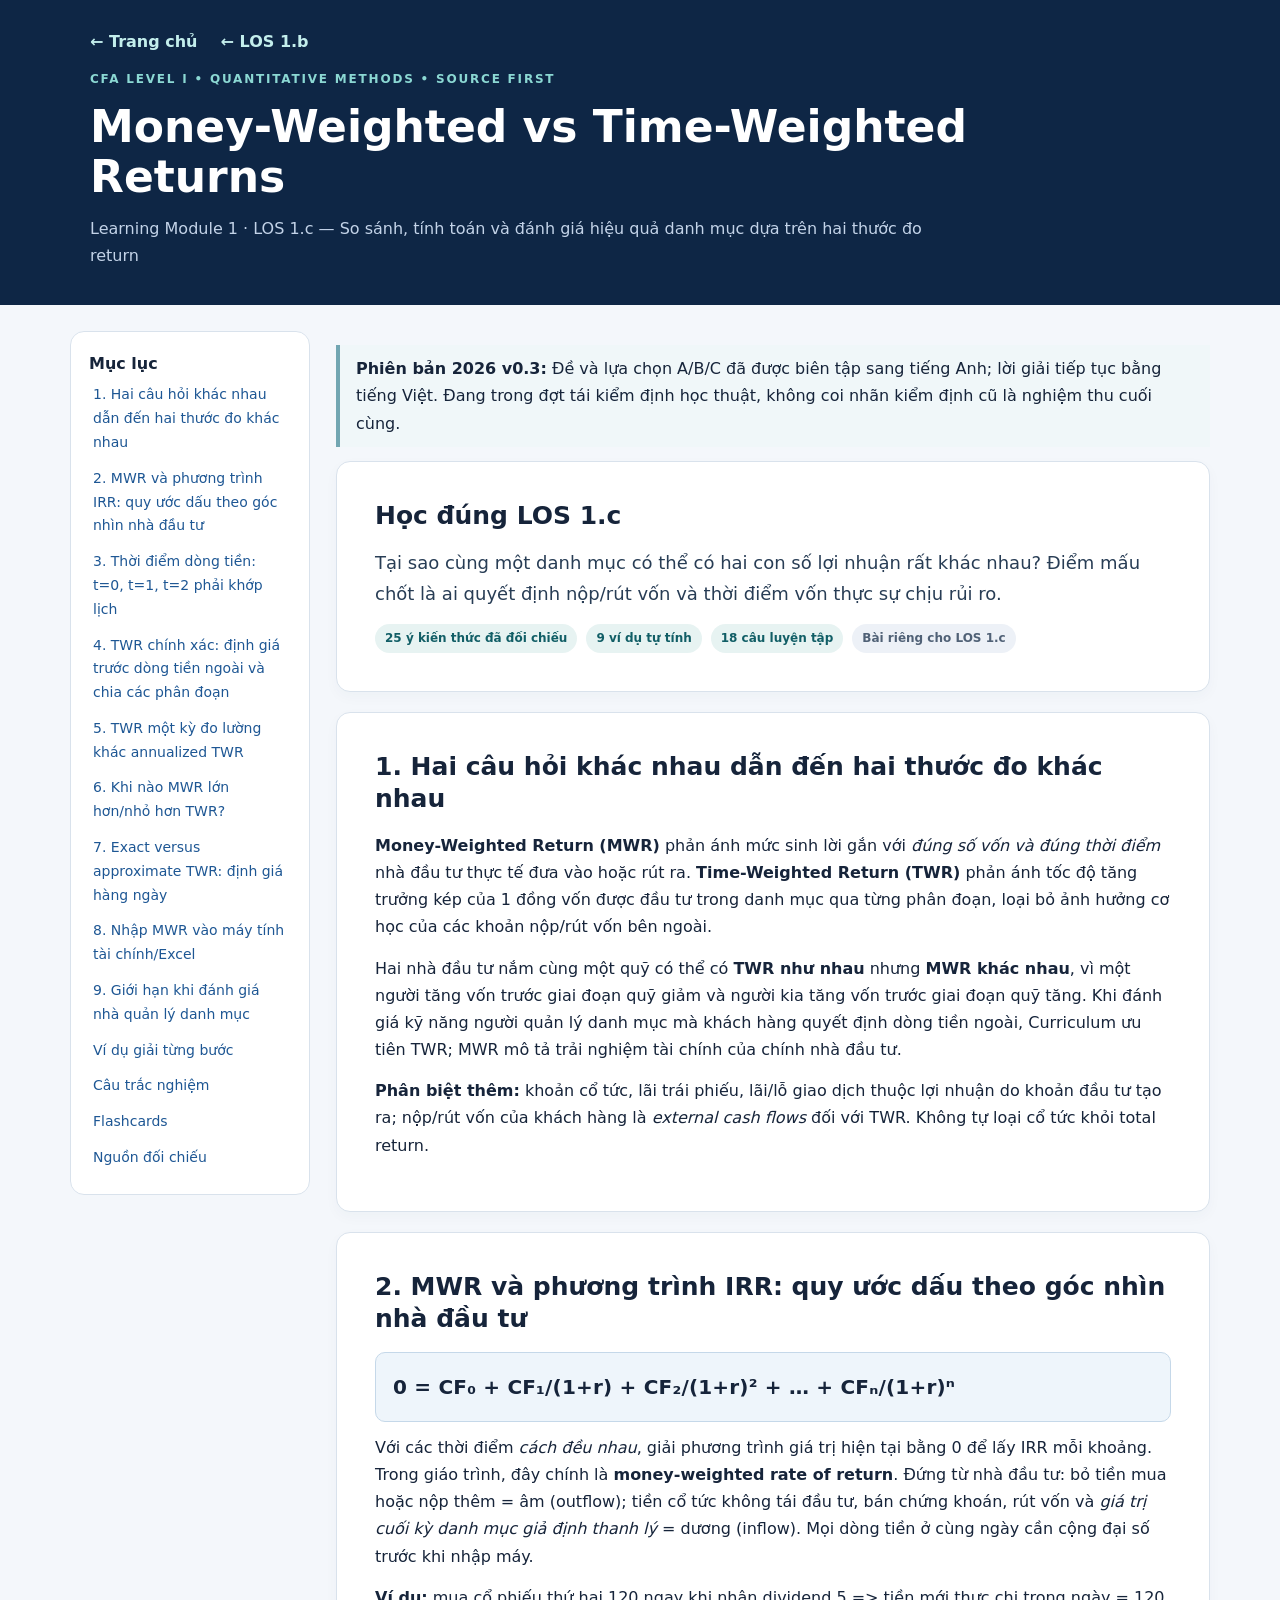
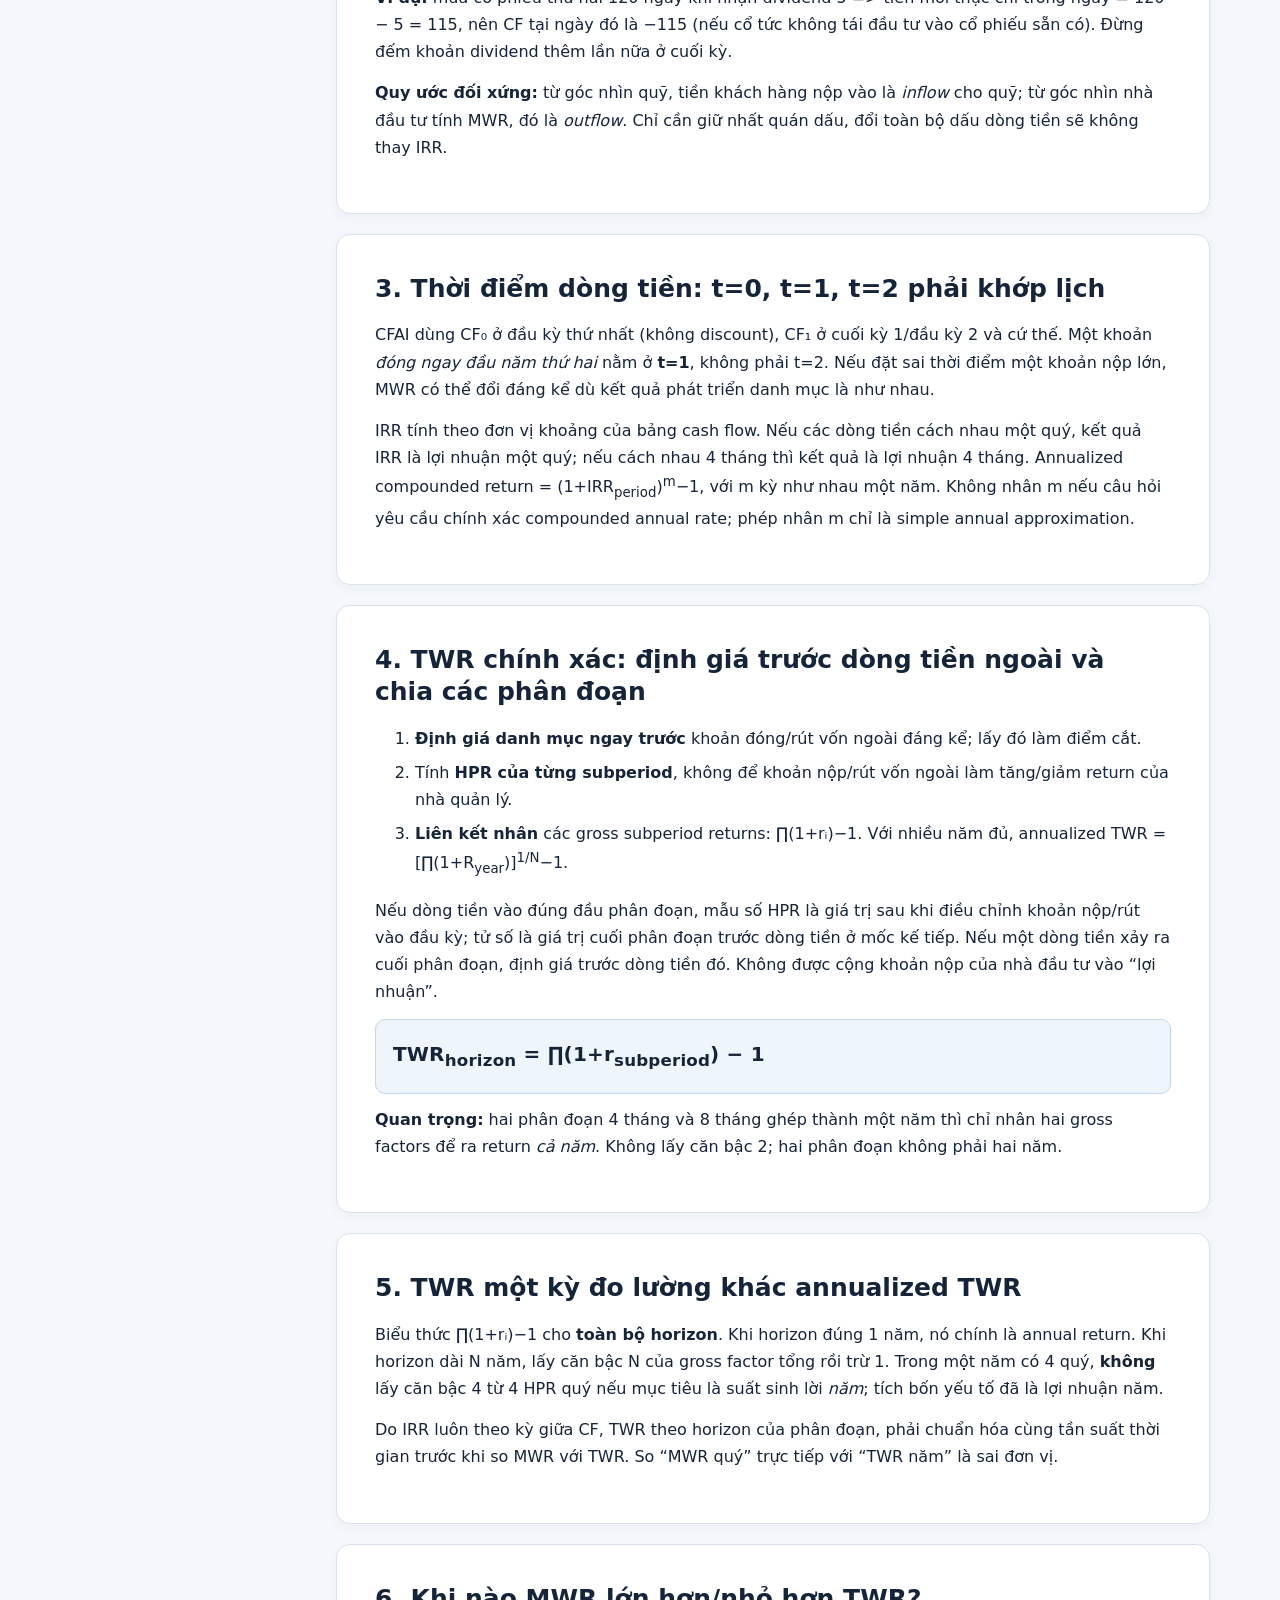
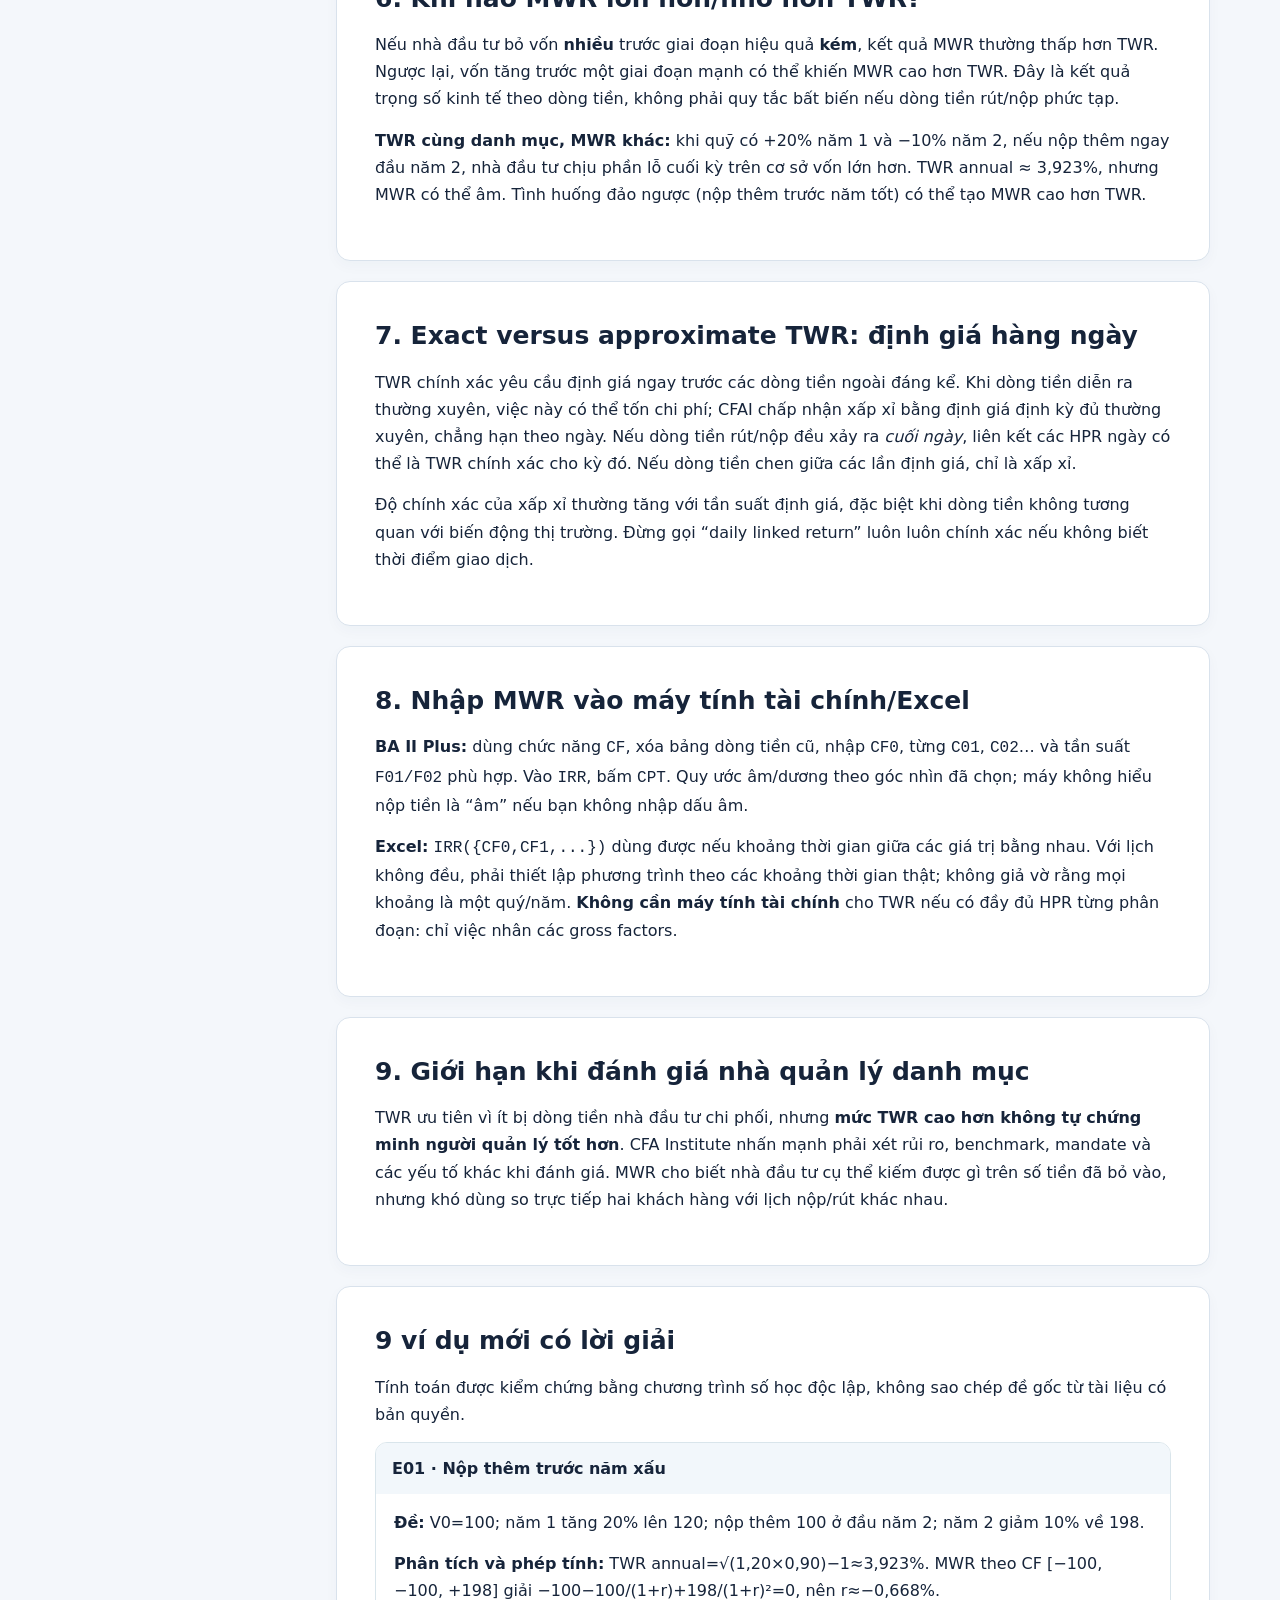
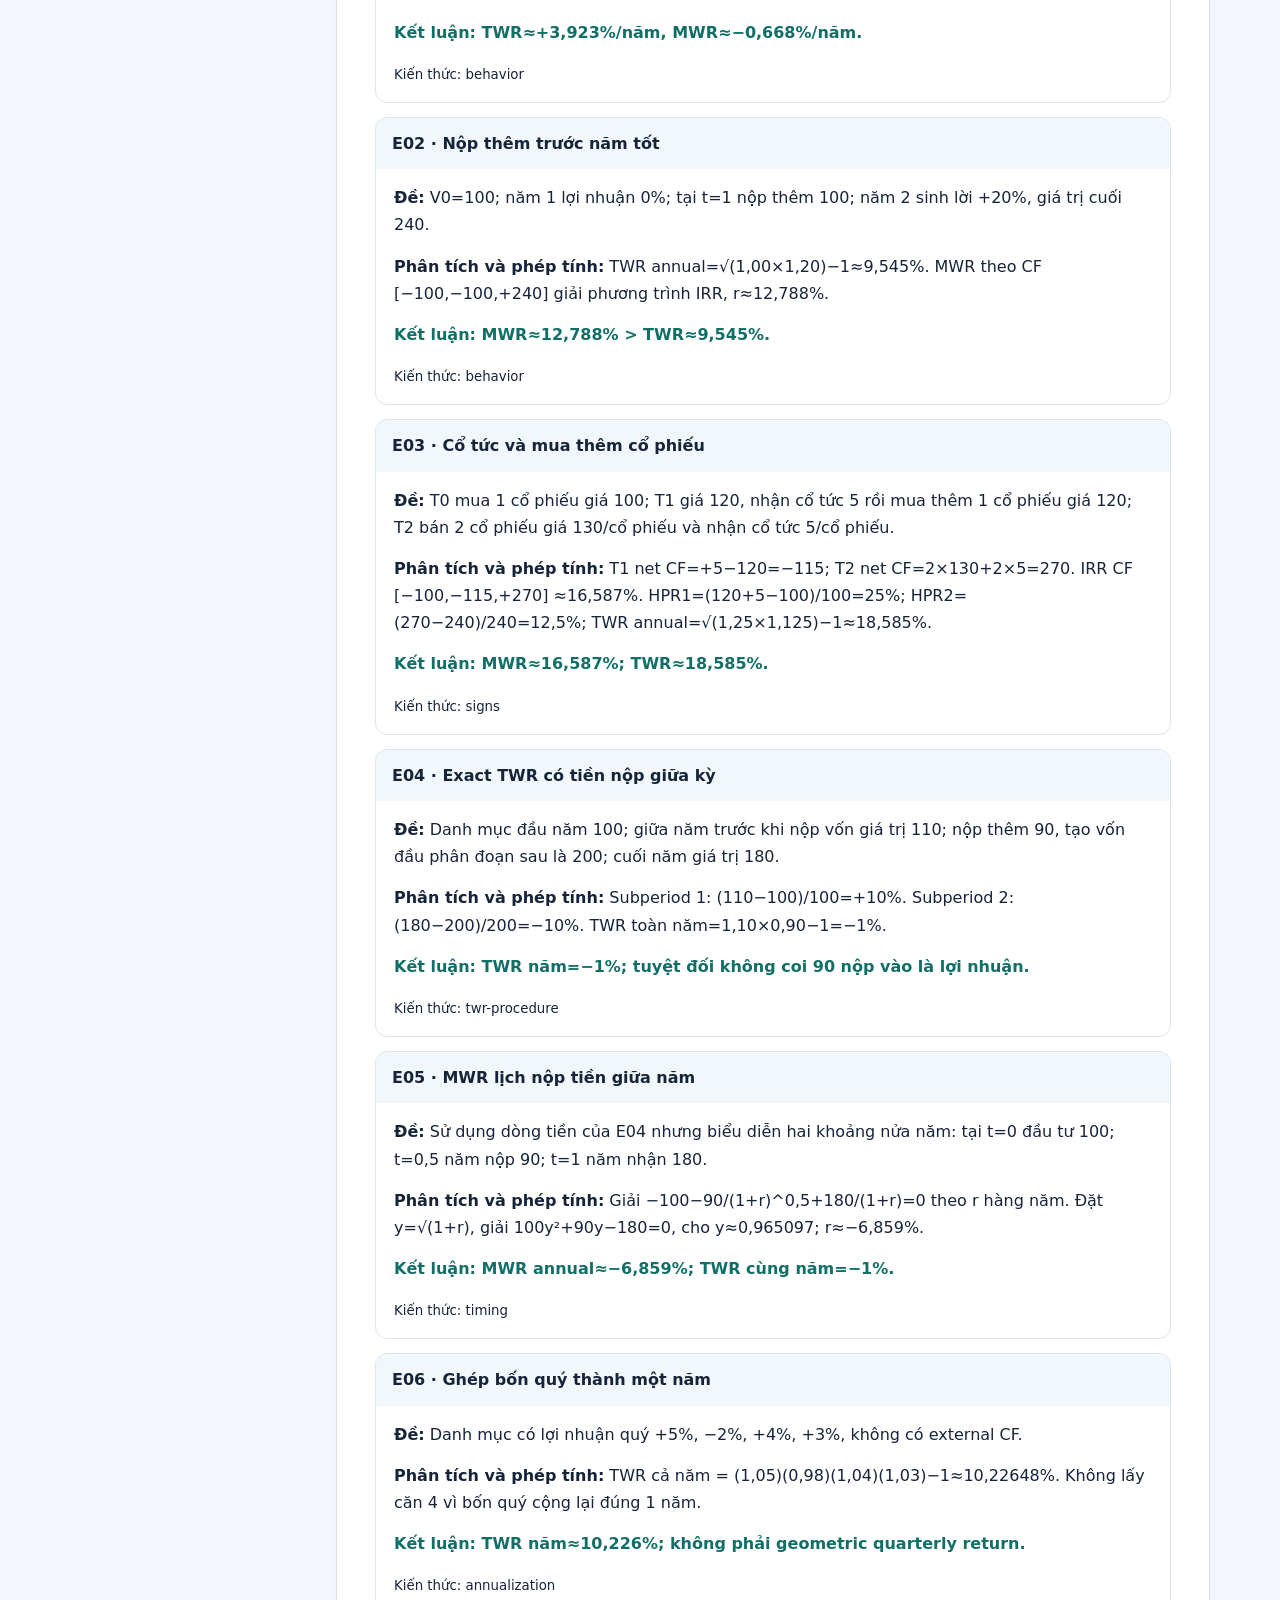
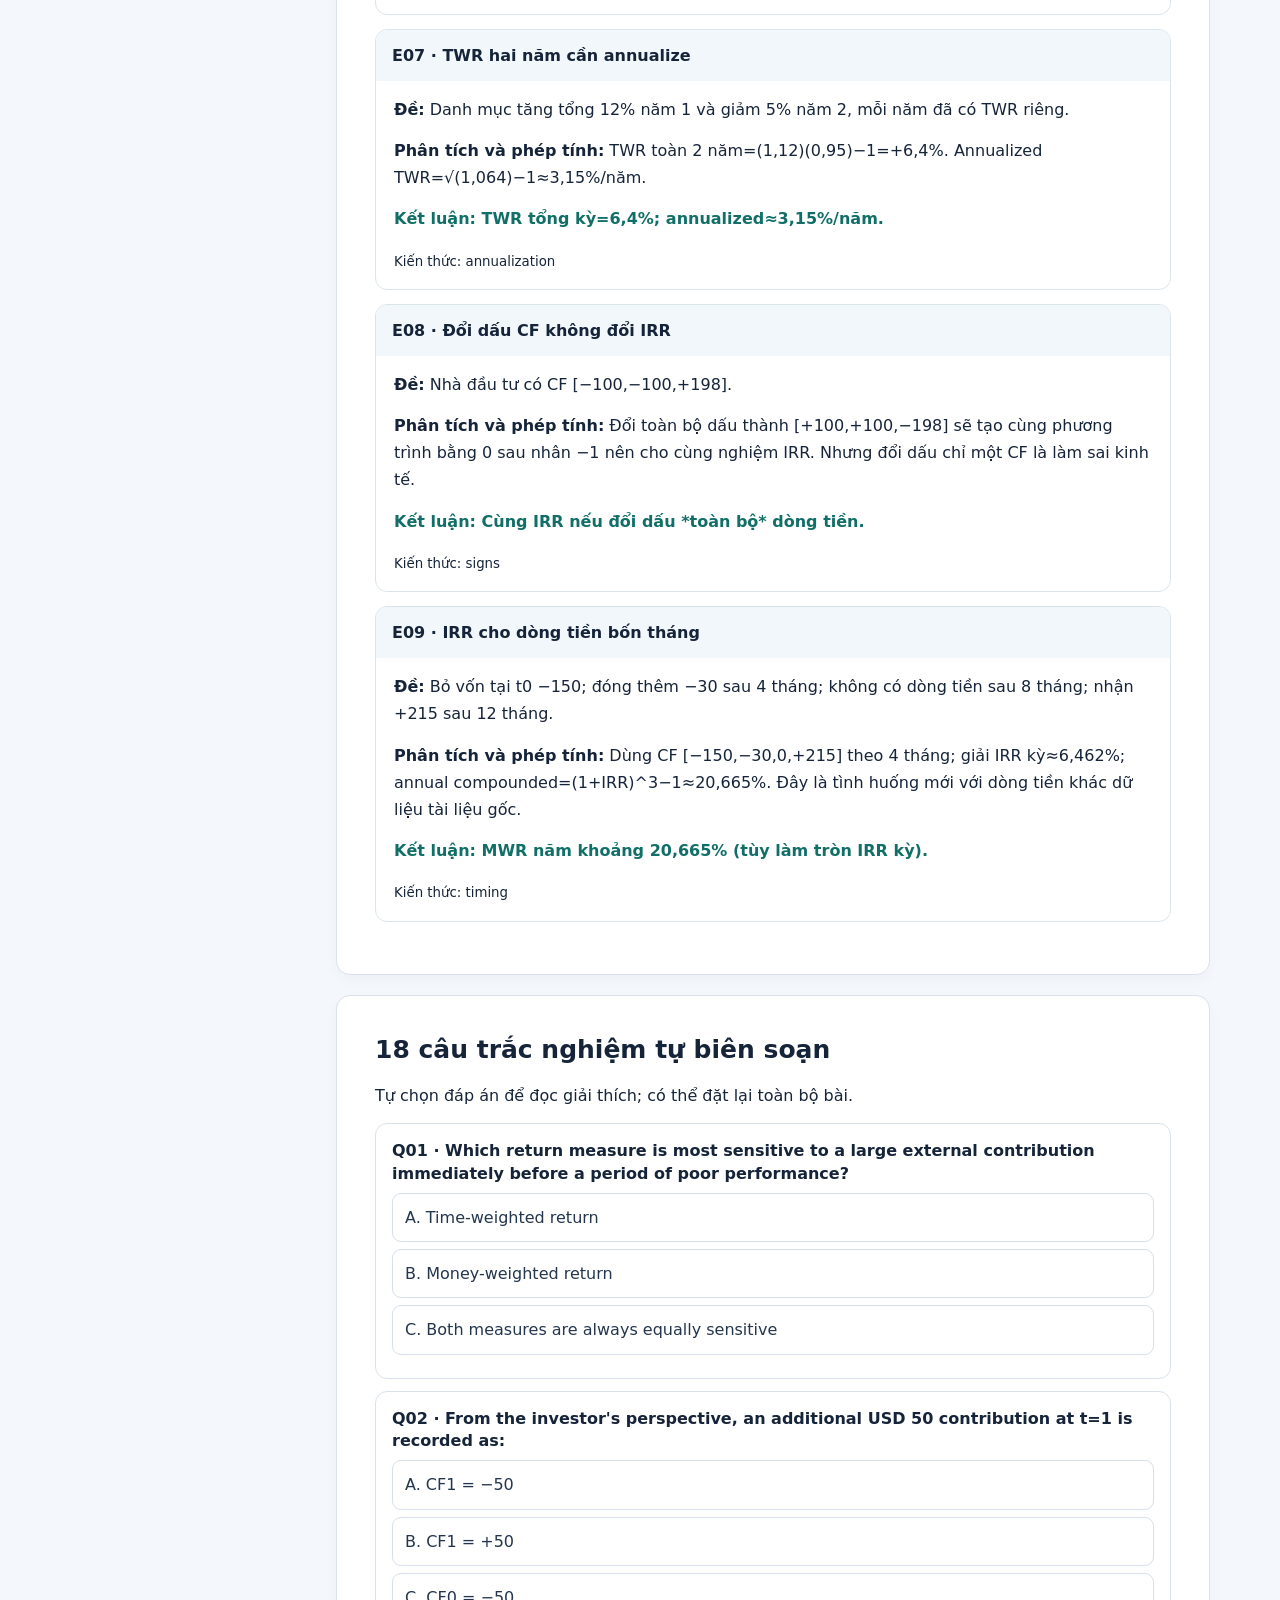
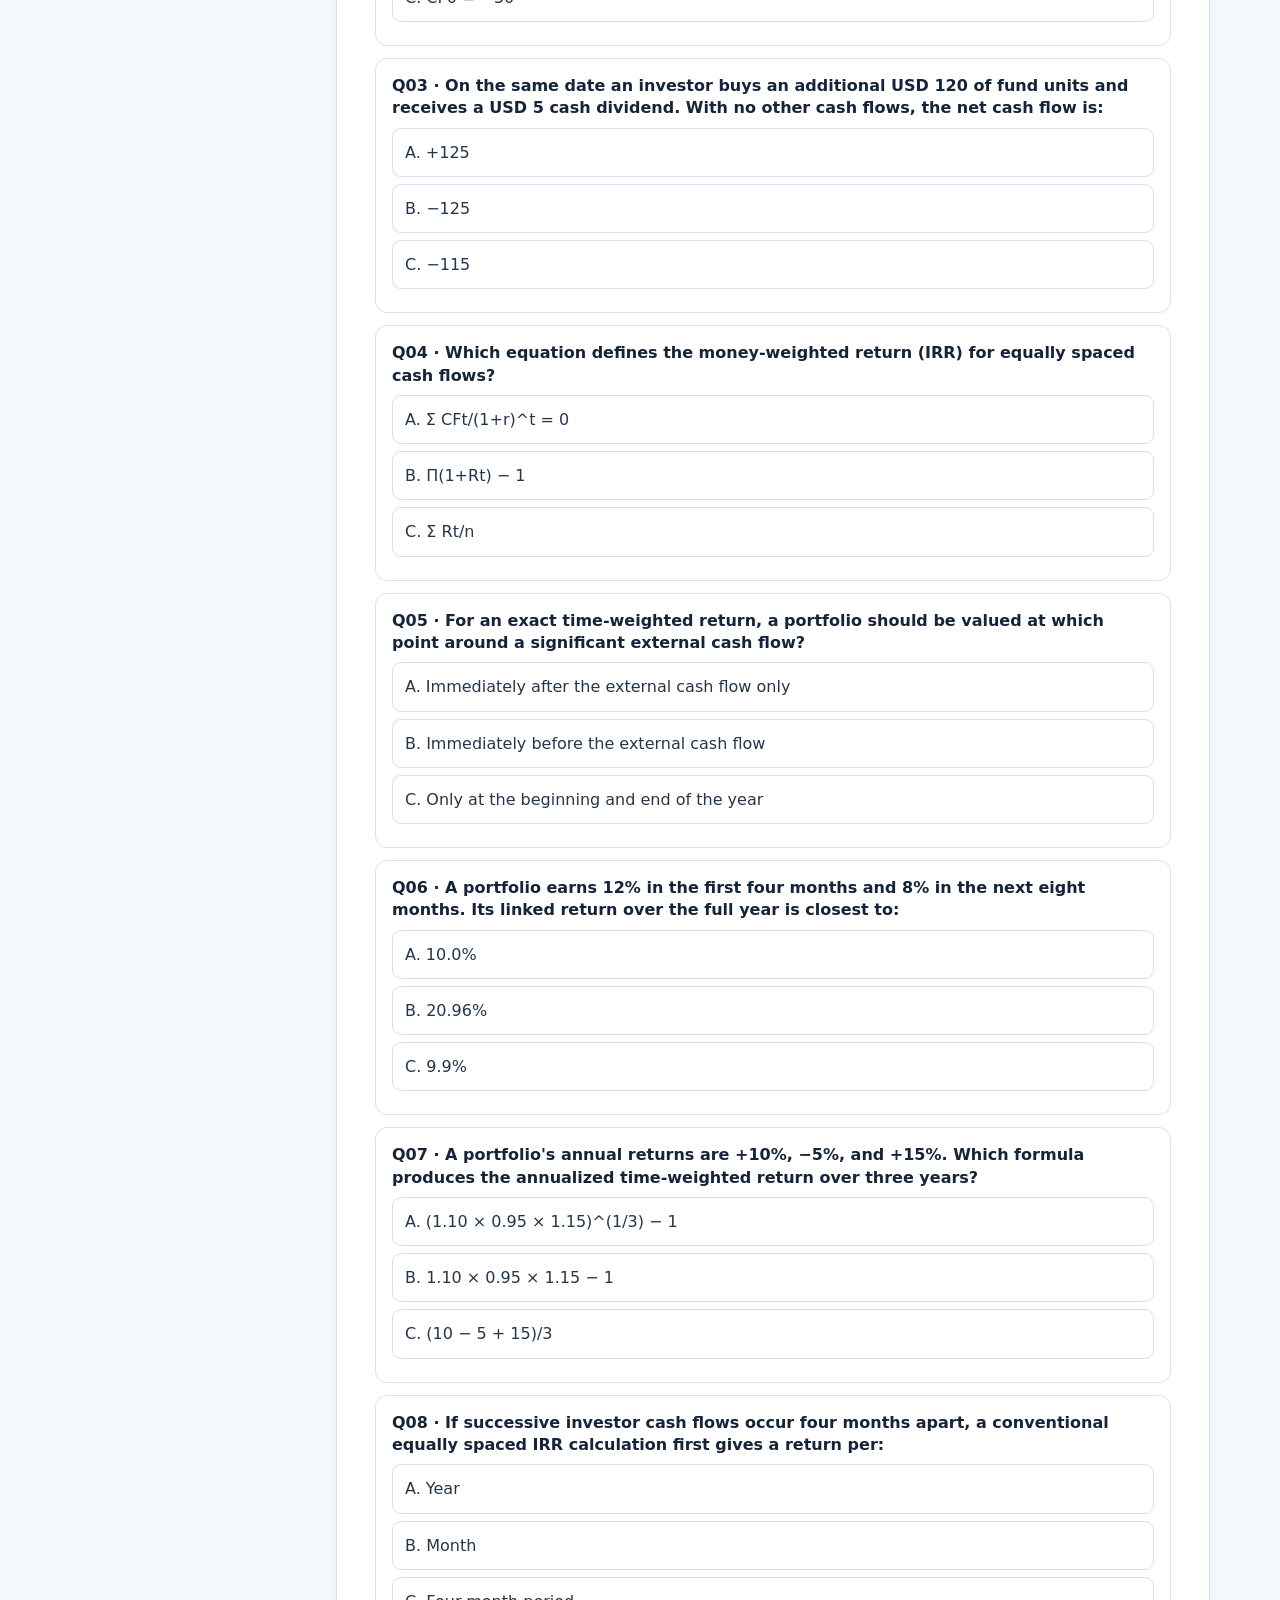
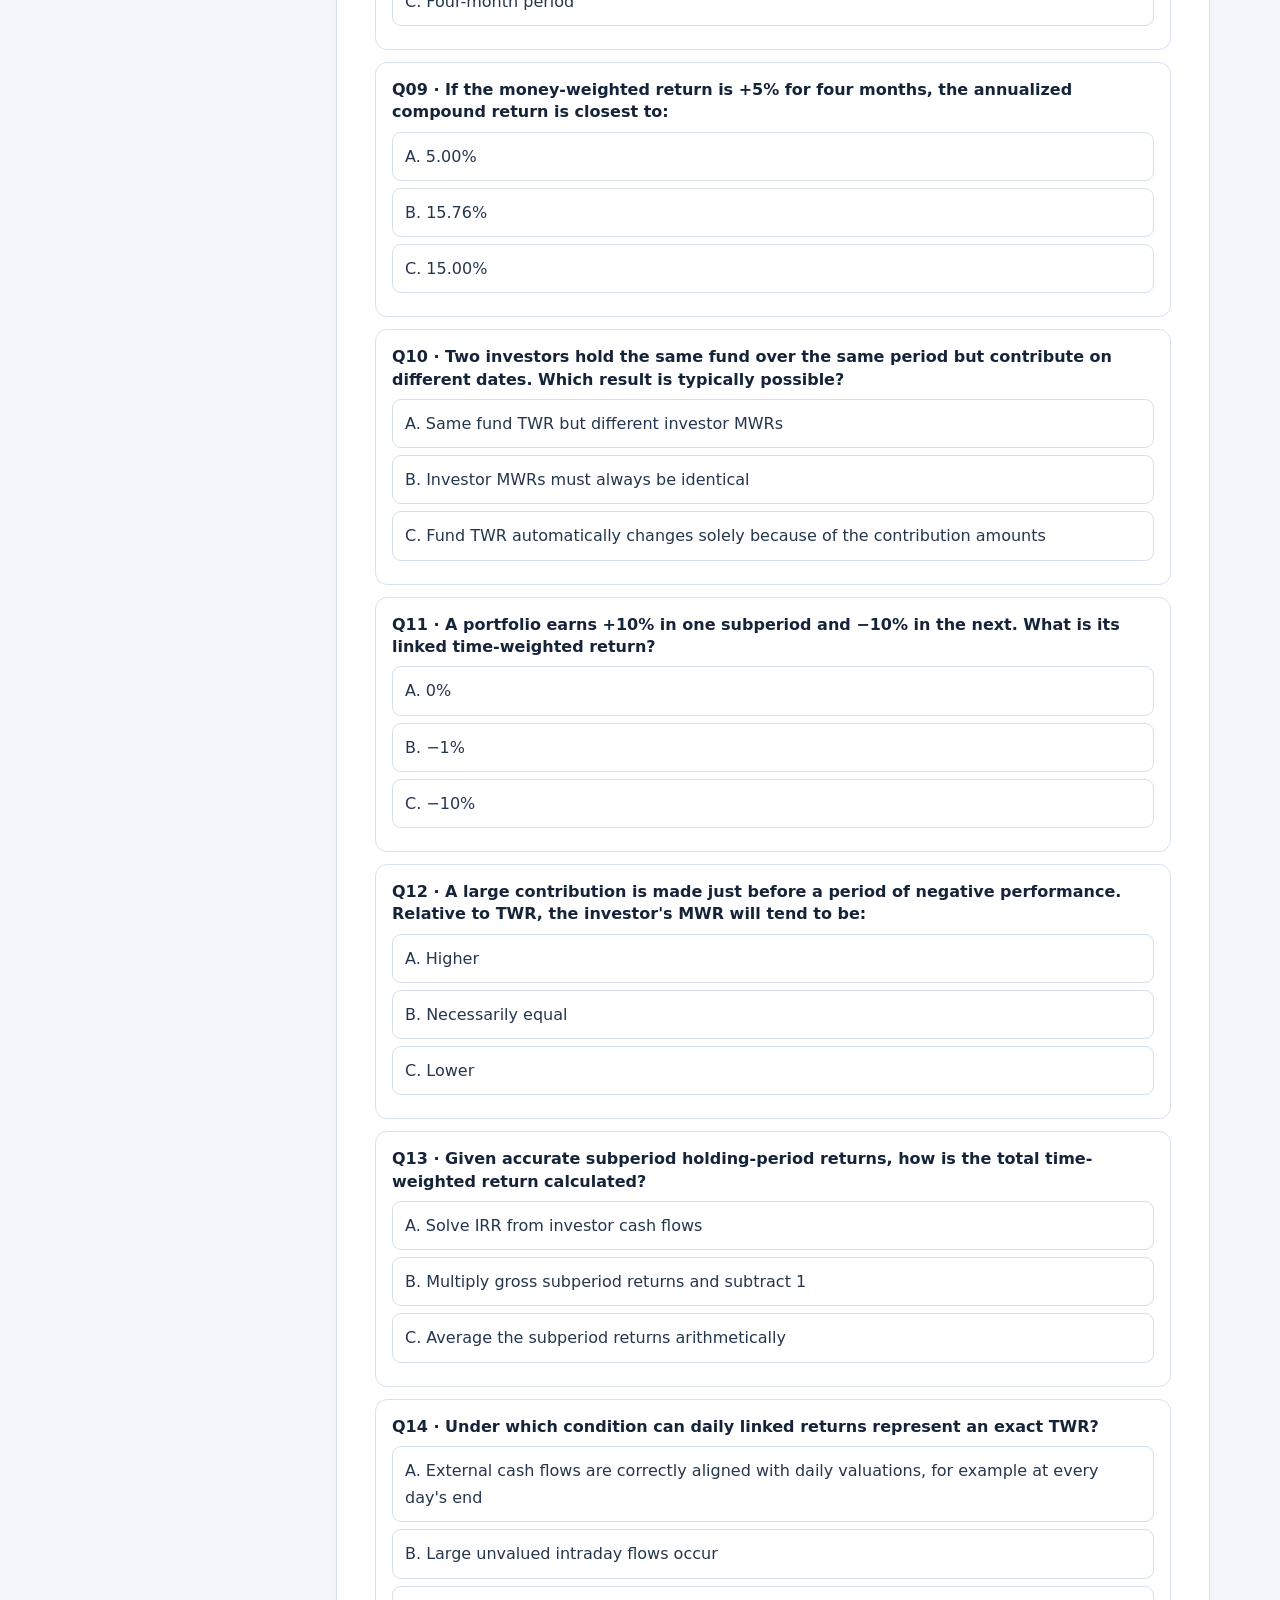
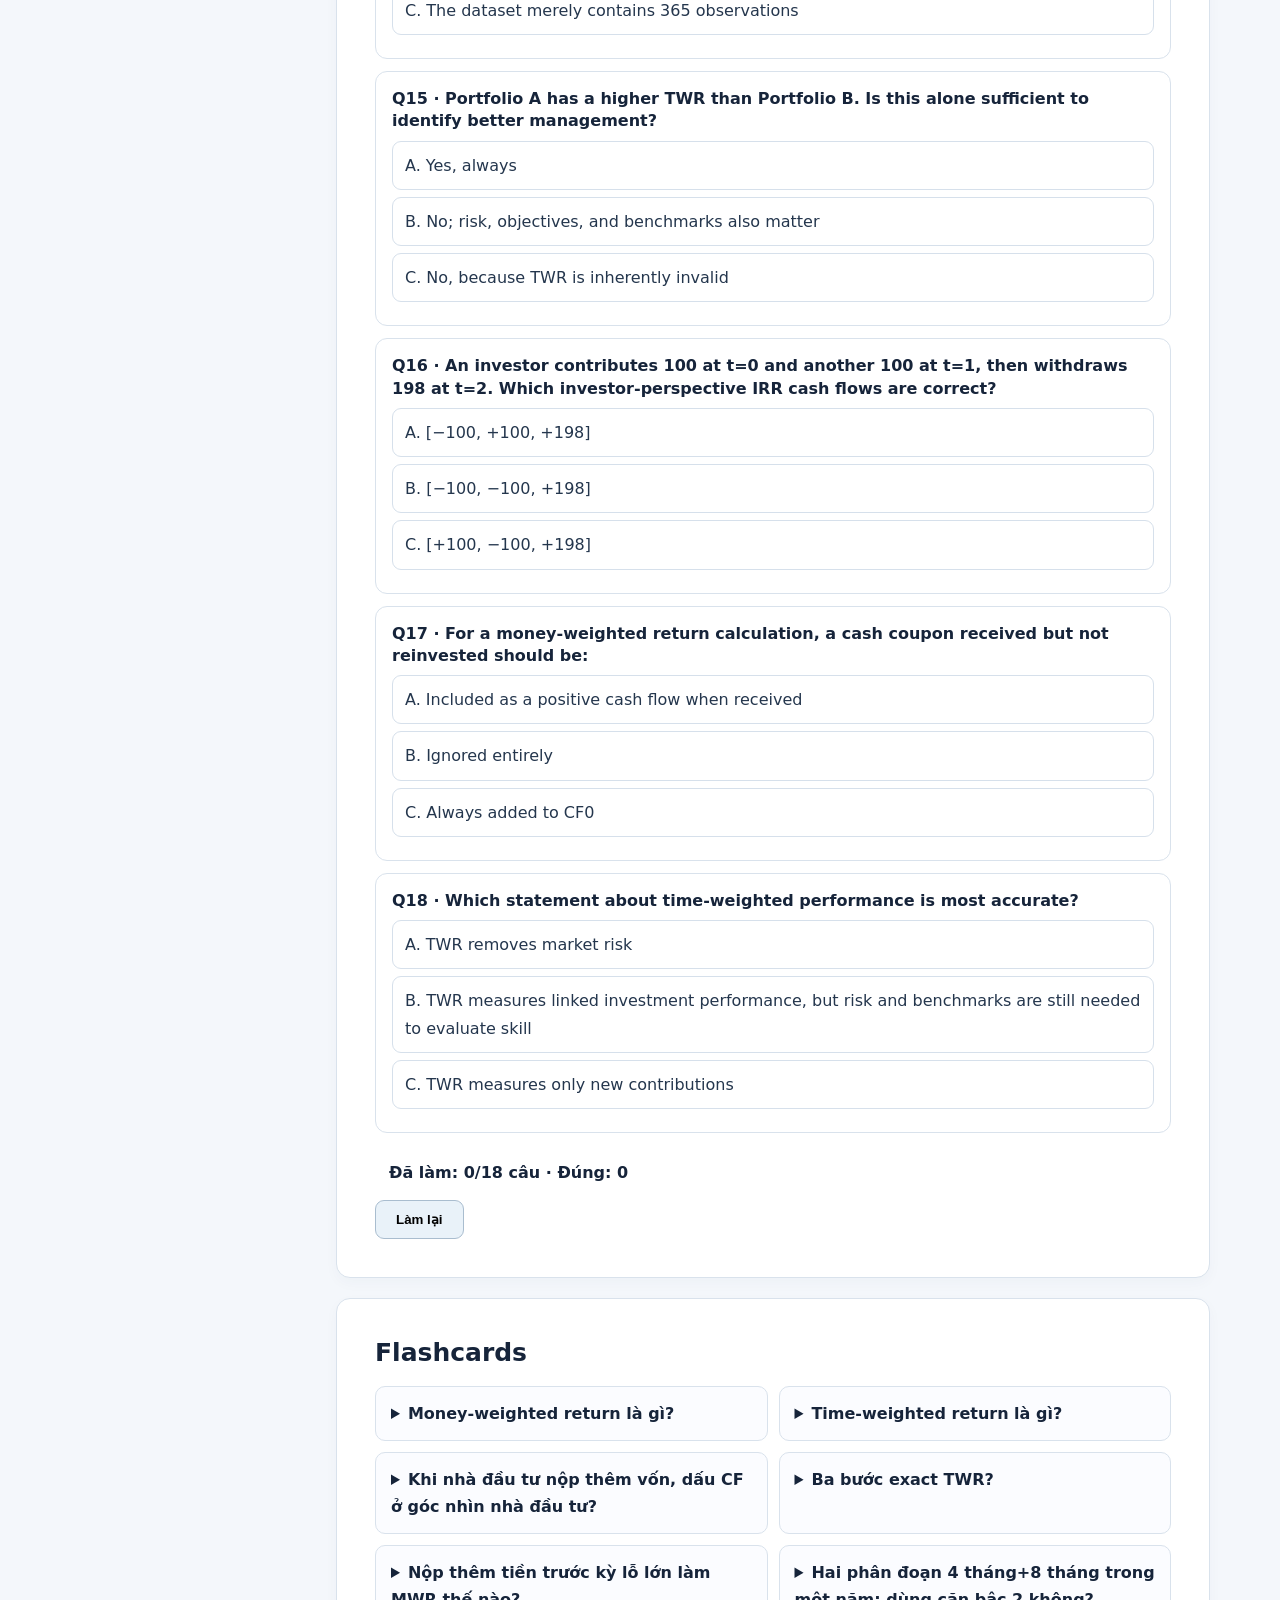
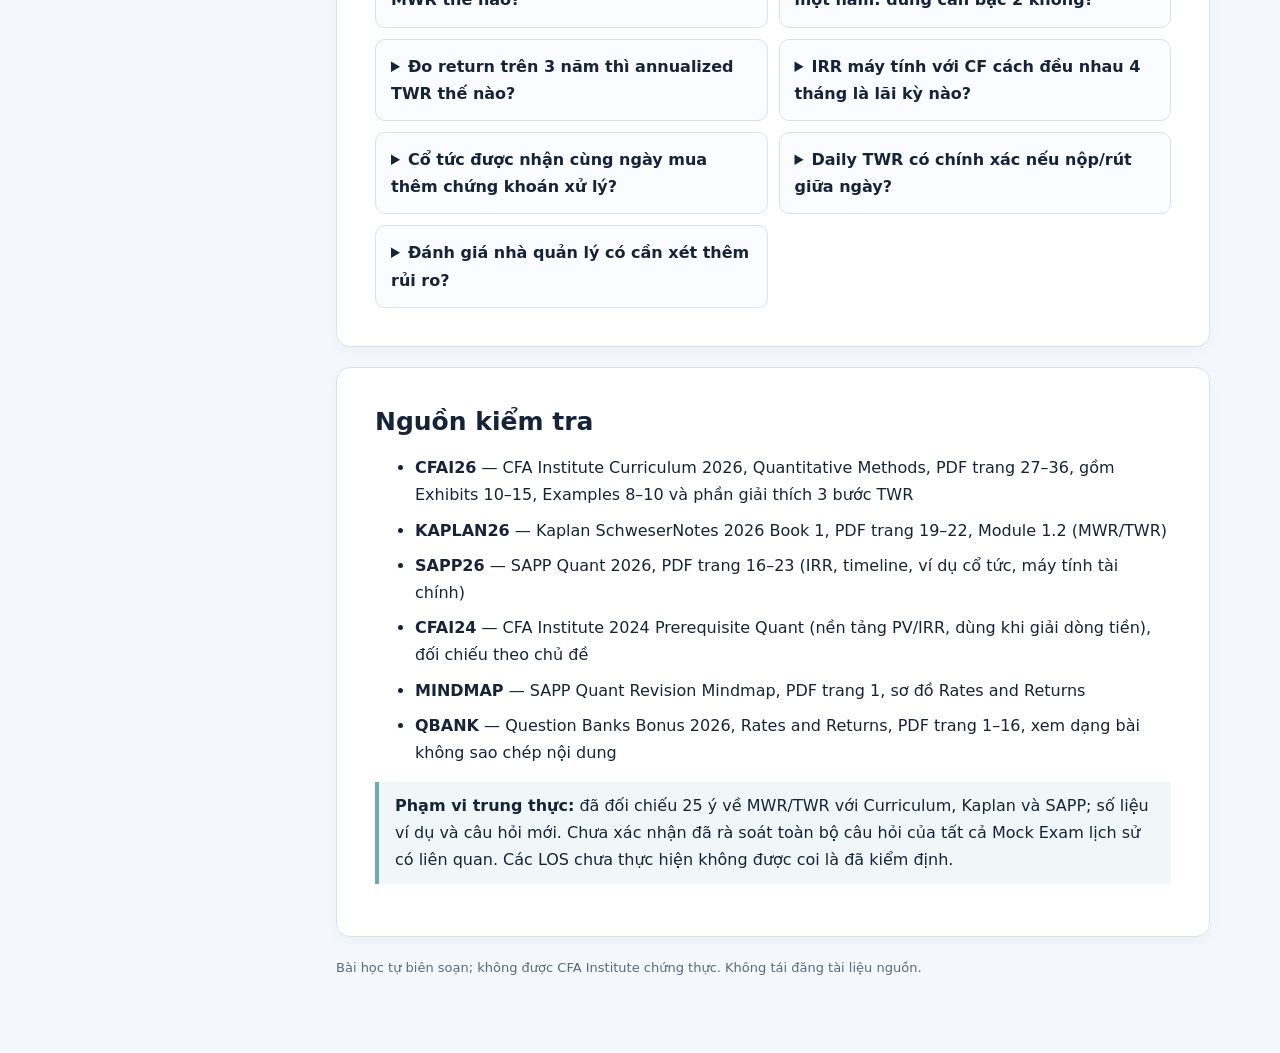
<file: sourcefirst-quant-rates-los03.html>
<!doctype html><html lang="vi"><head><meta charset="utf-8"><meta name="viewport" content="width=device-width,initial-scale=1"><title>CFA 2026 · LOS 1.c · MWR versus TWR</title><style>
:root{--ink:#16243a;--muted:#5a6980;--bg:#f4f7fb;--paper:#fff;--blue:#1e5794;--line:#d9e2ec;--teal:#137d7e;--gold:#ba8135}
*{box-sizing:border-box}html{scroll-behavior:smooth}body{margin:0;background:var(--bg);color:var(--ink);font:16px/1.7 system-ui,-apple-system,"Segoe UI",sans-serif}header{background:#0e2645;color:#fff;padding:28px max(24px,calc((100vw - 1100px)/2)) 36px}header .eyebrow{font-size:12px;letter-spacing:.15em;text-transform:uppercase;color:#8bd8d3;font-weight:700}header h1{font-size:clamp(28px,4vw,44px);line-height:1.15;max-width:900px;margin:12px 0}header p{color:#c3d3e8;max-width:850px;margin:0}.shell{max-width:1180px;margin:26px auto;display:grid;grid-template-columns:240px minmax(0,1fr);gap:26px;padding:0 20px}.sidebar{align-self:start;position:sticky;top:20px;background:white;border:1px solid var(--line);border-radius:14px;padding:18px}.sidebar a{display:block;color:var(--blue);text-decoration:none;font-size:14px;padding:6px 4px}.sidebar a:hover,.sidebar a:focus{text-decoration:underline}.article{min-width:0}.paper{background:var(--paper);border:1px solid var(--line);border-radius:14px;padding:clamp(18px,3vw,38px);margin-bottom:20px;box-shadow:0 5px 14px rgba(28,55,82,.03)}h2{font-size:25px;line-height:1.3;margin:0 0 16px}h3{font-size:19px;line-height:1.35;margin:0 0 12px;color:#123d65}h4{margin:0 0 8px;line-height:1.4}p{margin:0 0 14px}.lead{font-size:18px;color:#283d55}.badgeline{display:flex;gap:9px;flex-wrap:wrap;margin:15px 0 0}.tag{display:inline-block;border-radius:99px;background:#e7f3f2;color:#115e66;font-size:12px;padding:4px 10px;font-weight:650}.tag.muted{background:#edf1f7;color:#506176}.note{border-left:4px solid #72a6b2;padding:10px 16px;background:#f0f7f9;margin:14px 0}.cards3{display:grid;grid-template-columns:repeat(3,1fr);gap:12px;margin:15px 0}.cards3 article{border:1px solid var(--line);border-radius:12px;padding:16px;background:#f9fbfe}.cards3 h4{color:#135a8b}.formula-big{border:1px solid #c5d8e9;background:#eef5fb;border-radius:10px;padding:17px;margin:12px 0;font-size:clamp(16px,2.3vw,20px);font-weight:700;letter-spacing:.01em;overflow-x:auto}.math{font-family:ui-monospace,Consolas,monospace;color:#143f68}table{border-collapse:collapse;width:100%;font-size:14px;margin:14px 0}th,td{padding:11px 12px;border:1px solid var(--line);text-align:left;vertical-align:top}th{background:#eef4f9}.spaced li{margin:7px 0}.example{border:1px solid #d9e5eb;border-radius:12px;margin:14px 0;overflow:hidden}.example .top{background:#f2f7fb;padding:12px 16px;font-weight:750}.example .body{padding:15px 18px}.example ol{margin:10px 0;padding-left:22px}.answer{color:#116f68;font-weight:750}.quiz{border:1px solid var(--line);padding:16px;border-radius:12px;margin:12px 0}.quiz h4{font-size:16px}.quiz button{width:100%;border:1px solid #d6e0eb;background:#fff;color:#24364d;display:block;text-align:left;padding:10px 12px;border-radius:9px;margin:7px 0;cursor:pointer;font:inherit}.quiz button:hover{border-color:#3879ad;background:#f1f7fc}.quiz button[disabled]{cursor:default;opacity:.8}.quiz button.correct{background:#e0f4ed;border-color:#3f9879}.quiz button.incorrect{background:#fff0ea;border-color:#c07d63}.feedback{display:none;padding:12px 14px;background:#f4f7fa;border-radius:8px;margin-top:9px}.feedback.show{display:block}.result{font-weight:750;padding:14px;margin-top:12px}.flashgrid{display:grid;grid-template-columns:repeat(2,minmax(0,1fr));gap:11px}.flashgrid details{border:1px solid var(--line);border-radius:10px;padding:13px 15px;background:#fbfcff}.flashgrid summary{font-weight:600;cursor:pointer}.source small{color:var(--muted)}.source li{margin-bottom:8px}.footerline{font-size:13px;color:var(--muted);padding-bottom:40px}.toplink{color:#c3eeec;text-decoration:none;display:inline-block;margin-bottom:14px;font-weight:650}.toplink:hover{text-decoration:underline}
@media(max-width:850px){.shell{display:block}.sidebar{position:static;margin-bottom:18px}.sidebar nav{display:flex;flex-wrap:wrap;gap:0 10px}.cards3{grid-template-columns:1fr}.flashgrid{grid-template-columns:1fr}header{padding:20px 24px 30px}}@media(max-width:500px){table{font-size:12px}th,td{padding:8px}body{font-size:15px}}

.callout{background:#fff7e9;border-left:4px solid #e5a445;padding:13px 16px;margin:15px 0}.questions-summary{margin:12px 0;color:#26506c} .quiz button:focus-visible{outline:2px solid #237d98} .examples-header{margin-top:20px}
</style></head><body><header><a class="toplink" href="index.html">← Trang chủ</a> <a class="toplink" href="sourcefirst-quant-rates-los02.html" style="margin-left:18px">← LOS 1.b</a><div class="eyebrow">CFA Level I • Quantitative Methods • Source First</div><h1>Money-Weighted vs Time-Weighted Returns</h1><p>Learning Module 1 · LOS 1.c — So sánh, tính toán và đánh giá hiệu quả danh mục dựa trên hai thước đo return</p></header><div class="shell"><aside class="sidebar"><b>Mục lục</b><nav><a href="#scope">1. Hai câu hỏi khác nhau dẫn đến hai thước đo khác nhau</a><a href="#signs">2. MWR và phương trình IRR: quy ước dấu theo góc nhìn nhà đầu tư</a><a href="#timing">3. Thời điểm dòng tiền: t=0, t=1, t=2 phải khớp lịch</a><a href="#twr-procedure">4. TWR chính xác: định giá trước dòng tiền ngoài và chia các phân đoạn</a><a href="#annualization">5. TWR một kỳ đo lường khác annualized TWR</a><a href="#behavior">6. Khi nào MWR lớn hơn/nhỏ hơn TWR?</a><a href="#valuation-frequency">7. Exact versus approximate TWR: định giá hàng ngày</a><a href="#calculator">8. Nhập MWR vào máy tính tài chính/Excel</a><a href="#risk">9. Giới hạn khi đánh giá nhà quản lý danh mục</a><a href="#examples">Ví dụ giải từng bước</a><a href="#questions">Câu trắc nghiệm</a><a href="#flashcards">Flashcards</a><a href="#sources">Nguồn đối chiếu</a></nav></aside><main class="article"><div class="note" role="note"><strong>Phiên bản 2026 v0.3:</strong> Đề và lựa chọn A/B/C đã được biên tập sang tiếng Anh; lời giải tiếp tục bằng tiếng Việt. Đang trong đợt tái kiểm định học thuật, không coi nhãn kiểm định cũ là nghiệm thu cuối cùng.</div><section class="paper"><h2>Học đúng LOS 1.c</h2><p class="lead">Tại sao cùng một danh mục có thể có hai con số lợi nhuận rất khác nhau? Điểm mấu chốt là ai quyết định nộp/rút vốn và thời điểm vốn thực sự chịu rủi ro.</p><div class="badgeline"><span class="tag">25 ý kiến thức đã đối chiếu</span><span class="tag">9 ví dụ tự tính</span><span class="tag">18 câu luyện tập</span><span class="tag muted">Bài riêng cho LOS 1.c</span></div></section><section class="paper" id="scope"><h2>1. Hai câu hỏi khác nhau dẫn đến hai thước đo khác nhau</h2><p><b>Money-Weighted Return (MWR)</b> phản ánh mức sinh lời gắn với <em>đúng số vốn và đúng thời điểm</em> nhà đầu tư thực tế đưa vào hoặc rút ra. <b>Time-Weighted Return (TWR)</b> phản ánh tốc độ tăng trưởng kép của 1 đồng vốn được đầu tư trong danh mục qua từng phân đoạn, loại bỏ ảnh hưởng cơ học của các khoản nộp/rút vốn bên ngoài.</p><p>Hai nhà đầu tư nắm cùng một quỹ có thể có <b>TWR như nhau</b> nhưng <b>MWR khác nhau</b>, vì một người tăng vốn trước giai đoạn quỹ giảm và người kia tăng vốn trước giai đoạn quỹ tăng. Khi đánh giá kỹ năng người quản lý danh mục mà khách hàng quyết định dòng tiền ngoài, Curriculum ưu tiên TWR; MWR mô tả trải nghiệm tài chính của chính nhà đầu tư.</p><p><strong>Phân biệt thêm:</strong> khoản cổ tức, lãi trái phiếu, lãi/lỗ giao dịch thuộc lợi nhuận do khoản đầu tư tạo ra; nộp/rút vốn của khách hàng là <em>external cash flows</em> đối với TWR. Không tự loại cổ tức khỏi total return.</p></section><section class="paper" id="signs"><h2>2. MWR và phương trình IRR: quy ước dấu theo góc nhìn nhà đầu tư</h2><div class="formula-big">0 = CF₀ + CF₁/(1+r) + CF₂/(1+r)² + … + CFₙ/(1+r)ⁿ</div><p>Với các thời điểm <em>cách đều nhau</em>, giải phương trình giá trị hiện tại bằng 0 để lấy IRR mỗi khoảng. Trong giáo trình, đây chính là <b>money-weighted rate of return</b>. Đứng từ nhà đầu tư: bỏ tiền mua hoặc nộp thêm = âm (outflow); tiền cổ tức không tái đầu tư, bán chứng khoán, rút vốn và <em>giá trị cuối kỳ danh mục giả định thanh lý</em> = dương (inflow). Mọi dòng tiền ở cùng ngày cần cộng đại số trước khi nhập máy.</p><p><strong>Ví dụ:</strong> mua cổ phiếu thứ hai 120 ngay khi nhận dividend 5 => tiền mới thực chi trong ngày = 120 − 5 = 115, nên CF tại ngày đó là −115 (nếu cổ tức không tái đầu tư vào cổ phiếu sẵn có). Đừng đếm khoản dividend thêm lần nữa ở cuối kỳ.</p><p><strong>Quy ước đối xứng:</strong> từ góc nhìn quỹ, tiền khách hàng nộp vào là <em>inflow</em> cho quỹ; từ góc nhìn nhà đầu tư tính MWR, đó là <em>outflow</em>. Chỉ cần giữ nhất quán dấu, đổi toàn bộ dấu dòng tiền sẽ không thay IRR.</p></section><section class="paper" id="timing"><h2>3. Thời điểm dòng tiền: t=0, t=1, t=2 phải khớp lịch</h2><p>CFAI dùng CF₀ ở đầu kỳ thứ nhất (không discount), CF₁ ở cuối kỳ 1/đầu kỳ 2 và cứ thế. Một khoản <em>đóng ngay đầu năm thứ hai</em> nằm ở <b>t=1</b>, không phải t=2. Nếu đặt sai thời điểm một khoản nộp lớn, MWR có thể đổi đáng kể dù kết quả phát triển danh mục là như nhau.</p><p>IRR tính theo đơn vị khoảng của bảng cash flow. Nếu các dòng tiền cách nhau một quý, kết quả IRR là lợi nhuận một quý; nếu cách nhau 4 tháng thì kết quả là lợi nhuận 4 tháng. Annualized compounded return = (1+IRR<sub>period</sub>)<sup>m</sup>−1, với m kỳ như nhau một năm. Không nhân m nếu câu hỏi yêu cầu chính xác compounded annual rate; phép nhân m chỉ là simple annual approximation.</p></section><section class="paper" id="twr-procedure"><h2>4. TWR chính xác: định giá trước dòng tiền ngoài và chia các phân đoạn</h2><ol class="spaced"><li><b>Định giá danh mục ngay trước</b> khoản đóng/rút vốn ngoài đáng kể; lấy đó làm điểm cắt.</li><li>Tính <b>HPR của từng subperiod</b>, không để khoản nộp/rút vốn ngoài làm tăng/giảm return của nhà quản lý.</li><li><b>Liên kết nhân</b> các gross subperiod returns: ∏(1+rᵢ)−1. Với nhiều năm đủ, annualized TWR = [∏(1+R<sub>year</sub>)]<sup>1/N</sup>−1.</li></ol><p>Nếu dòng tiền vào đúng đầu phân đoạn, mẫu số HPR là giá trị sau khi điều chỉnh khoản nộp/rút vào đầu kỳ; tử số là giá trị cuối phân đoạn trước dòng tiền ở mốc kế tiếp. Nếu một dòng tiền xảy ra cuối phân đoạn, định giá trước dòng tiền đó. Không được cộng khoản nộp của nhà đầu tư vào “lợi nhuận”.</p><div class="formula-big">TWR<sub>horizon</sub> = ∏(1+r<sub>subperiod</sub>) − 1</div><p><strong>Quan trọng:</strong> hai phân đoạn 4 tháng và 8 tháng ghép thành một năm thì chỉ nhân hai gross factors để ra return <em>cả năm</em>. Không lấy căn bậc 2; hai phân đoạn không phải hai năm.</p></section><section class="paper" id="annualization"><h2>5. TWR một kỳ đo lường khác annualized TWR</h2><p>Biểu thức ∏(1+rᵢ)−1 cho <strong>toàn bộ horizon</strong>. Khi horizon đúng 1 năm, nó chính là annual return. Khi horizon dài N năm, lấy căn bậc N của gross factor tổng rồi trừ 1. Trong một năm có 4 quý, <b>không</b> lấy căn bậc 4 từ 4 HPR quý nếu mục tiêu là suất sinh lời <em>năm</em>; tích bốn yếu tố đã là lợi nhuận năm.</p><p>Do IRR luôn theo kỳ giữa CF, TWR theo horizon của phân đoạn, phải chuẩn hóa cùng tần suất thời gian trước khi so MWR với TWR. So “MWR quý” trực tiếp với “TWR năm” là sai đơn vị.</p></section><section class="paper" id="behavior"><h2>6. Khi nào MWR lớn hơn/nhỏ hơn TWR?</h2><p>Nếu nhà đầu tư bỏ vốn <strong>nhiều</strong> trước giai đoạn hiệu quả <strong>kém</strong>, kết quả MWR thường thấp hơn TWR. Ngược lại, vốn tăng trước một giai đoạn mạnh có thể khiến MWR cao hơn TWR. Đây là kết quả trọng số kinh tế theo dòng tiền, không phải quy tắc bất biến nếu dòng tiền rút/nộp phức tạp.</p><p><b>TWR cùng danh mục, MWR khác:</b> khi quỹ có +20% năm 1 và −10% năm 2, nếu nộp thêm ngay đầu năm 2, nhà đầu tư chịu phần lỗ cuối kỳ trên cơ sở vốn lớn hơn. TWR annual ≈ 3,923%, nhưng MWR có thể âm. Tình huống đảo ngược (nộp thêm trước năm tốt) có thể tạo MWR cao hơn TWR.</p></section><section class="paper" id="valuation-frequency"><h2>7. Exact versus approximate TWR: định giá hàng ngày</h2><p>TWR chính xác yêu cầu định giá ngay trước các dòng tiền ngoài đáng kể. Khi dòng tiền diễn ra thường xuyên, việc này có thể tốn chi phí; CFAI chấp nhận xấp xỉ bằng định giá định kỳ đủ thường xuyên, chẳng hạn theo ngày. Nếu dòng tiền rút/nộp đều xảy ra <em>cuối ngày</em>, liên kết các HPR ngày có thể là TWR chính xác cho kỳ đó. Nếu dòng tiền chen giữa các lần định giá, chỉ là xấp xỉ.</p><p>Độ chính xác của xấp xỉ thường tăng với tần suất định giá, đặc biệt khi dòng tiền không tương quan với biến động thị trường. Đừng gọi “daily linked return” luôn luôn chính xác nếu không biết thời điểm giao dịch.</p></section><section class="paper" id="calculator"><h2>8. Nhập MWR vào máy tính tài chính/Excel</h2><p><b>BA II Plus:</b> dùng chức năng <code>CF</code>, xóa bảng dòng tiền cũ, nhập <code>CF0</code>, từng <code>C01</code>, <code>C02</code>… và tần suất <code>F01/F02</code> phù hợp. Vào <code>IRR</code>, bấm <code>CPT</code>. Quy ước âm/dương theo góc nhìn đã chọn; máy không hiểu nộp tiền là “âm” nếu bạn không nhập dấu âm.</p><p><b>Excel:</b> <code>IRR({CF0,CF1,...})</code> dùng được nếu khoảng thời gian giữa các giá trị bằng nhau. Với lịch không đều, phải thiết lập phương trình theo các khoảng thời gian thật; không giả vờ rằng mọi khoảng là một quý/năm. <strong>Không cần máy tính tài chính</strong> cho TWR nếu có đầy đủ HPR từng phân đoạn: chỉ việc nhân các gross factors.</p></section><section class="paper" id="risk"><h2>9. Giới hạn khi đánh giá nhà quản lý danh mục</h2><p>TWR ưu tiên vì ít bị dòng tiền nhà đầu tư chi phối, nhưng <strong>mức TWR cao hơn không tự chứng minh người quản lý tốt hơn</strong>. CFA Institute nhấn mạnh phải xét rủi ro, benchmark, mandate và các yếu tố khác khi đánh giá. MWR cho biết nhà đầu tư cụ thể kiếm được gì trên số tiền đã bỏ vào, nhưng khó dùng so trực tiếp hai khách hàng với lịch nộp/rút khác nhau.</p></section><section class="paper" id="examples"><h2>9 ví dụ mới có lời giải</h2><p>Tính toán được kiểm chứng bằng chương trình số học độc lập, không sao chép đề gốc từ tài liệu có bản quyền.</p><article class="example" id="E01"><div class="top">E01 · Nộp thêm trước năm xấu</div><div class="body"><p><strong>Đề:</strong> V0=100; năm 1 tăng 20% lên 120; nộp thêm 100 ở đầu năm 2; năm 2 giảm 10% về 198.</p><p><strong>Phân tích và phép tính:</strong> TWR annual=√(1,20×0,90)−1≈3,923%. MWR theo CF [−100, −100, +198] giải −100−100/(1+r)+198/(1+r)²=0, nên r≈−0,668%.</p><p class="answer">Kết luận: TWR≈+3,923%/năm, MWR≈−0,668%/năm.</p><small>Kiến thức: behavior</small></div></article><article class="example" id="E02"><div class="top">E02 · Nộp thêm trước năm tốt</div><div class="body"><p><strong>Đề:</strong> V0=100; năm 1 lợi nhuận 0%; tại t=1 nộp thêm 100; năm 2 sinh lời +20%, giá trị cuối 240.</p><p><strong>Phân tích và phép tính:</strong> TWR annual=√(1,00×1,20)−1≈9,545%. MWR theo CF [−100,−100,+240] giải phương trình IRR, r≈12,788%.</p><p class="answer">Kết luận: MWR≈12,788% &gt; TWR≈9,545%.</p><small>Kiến thức: behavior</small></div></article><article class="example" id="E03"><div class="top">E03 · Cổ tức và mua thêm cổ phiếu</div><div class="body"><p><strong>Đề:</strong> T0 mua 1 cổ phiếu giá 100; T1 giá 120, nhận cổ tức 5 rồi mua thêm 1 cổ phiếu giá 120; T2 bán 2 cổ phiếu giá 130/cổ phiếu và nhận cổ tức 5/cổ phiếu.</p><p><strong>Phân tích và phép tính:</strong> T1 net CF=+5−120=−115; T2 net CF=2×130+2×5=270. IRR CF [−100,−115,+270] ≈16,587%. HPR1=(120+5−100)/100=25%; HPR2=(270−240)/240=12,5%; TWR annual=√(1,25×1,125)−1≈18,585%.</p><p class="answer">Kết luận: MWR≈16,587%; TWR≈18,585%.</p><small>Kiến thức: signs</small></div></article><article class="example" id="E04"><div class="top">E04 · Exact TWR có tiền nộp giữa kỳ</div><div class="body"><p><strong>Đề:</strong> Danh mục đầu năm 100; giữa năm trước khi nộp vốn giá trị 110; nộp thêm 90, tạo vốn đầu phân đoạn sau là 200; cuối năm giá trị 180.</p><p><strong>Phân tích và phép tính:</strong> Subperiod 1: (110−100)/100=+10%. Subperiod 2: (180−200)/200=−10%. TWR toàn năm=1,10×0,90−1=−1%.</p><p class="answer">Kết luận: TWR năm=−1%; tuyệt đối không coi 90 nộp vào là lợi nhuận.</p><small>Kiến thức: twr-procedure</small></div></article><article class="example" id="E05"><div class="top">E05 · MWR lịch nộp tiền giữa năm</div><div class="body"><p><strong>Đề:</strong> Sử dụng dòng tiền của E04 nhưng biểu diễn hai khoảng nửa năm: tại t=0 đầu tư 100; t=0,5 năm nộp 90; t=1 năm nhận 180.</p><p><strong>Phân tích và phép tính:</strong> Giải −100−90/(1+r)^0,5+180/(1+r)=0 theo r hàng năm. Đặt y=√(1+r), giải 100y²+90y−180=0, cho y≈0,965097; r≈−6,859%.</p><p class="answer">Kết luận: MWR annual≈−6,859%; TWR cùng năm=−1%.</p><small>Kiến thức: timing</small></div></article><article class="example" id="E06"><div class="top">E06 · Ghép bốn quý thành một năm</div><div class="body"><p><strong>Đề:</strong> Danh mục có lợi nhuận quý +5%, −2%, +4%, +3%, không có external CF.</p><p><strong>Phân tích và phép tính:</strong> TWR cả năm = (1,05)(0,98)(1,04)(1,03)−1≈10,22648%. Không lấy căn 4 vì bốn quý cộng lại đúng 1 năm.</p><p class="answer">Kết luận: TWR năm≈10,226%; không phải geometric quarterly return.</p><small>Kiến thức: annualization</small></div></article><article class="example" id="E07"><div class="top">E07 · TWR hai năm cần annualize</div><div class="body"><p><strong>Đề:</strong> Danh mục tăng tổng 12% năm 1 và giảm 5% năm 2, mỗi năm đã có TWR riêng.</p><p><strong>Phân tích và phép tính:</strong> TWR toàn 2 năm=(1,12)(0,95)−1=+6,4%. Annualized TWR=√(1,064)−1≈3,15%/năm.</p><p class="answer">Kết luận: TWR tổng kỳ=6,4%; annualized≈3,15%/năm.</p><small>Kiến thức: annualization</small></div></article><article class="example" id="E08"><div class="top">E08 · Đổi dấu CF không đổi IRR</div><div class="body"><p><strong>Đề:</strong> Nhà đầu tư có CF [−100,−100,+198].</p><p><strong>Phân tích và phép tính:</strong> Đổi toàn bộ dấu thành [+100,+100,−198] sẽ tạo cùng phương trình bằng 0 sau nhân −1 nên cho cùng nghiệm IRR. Nhưng đổi dấu chỉ một CF là làm sai kinh tế.</p><p class="answer">Kết luận: Cùng IRR nếu đổi dấu *toàn bộ* dòng tiền.</p><small>Kiến thức: signs</small></div></article><article class="example" id="E09"><div class="top">E09 · IRR cho dòng tiền bốn tháng</div><div class="body"><p><strong>Đề:</strong> Bỏ vốn tại t0 −150; đóng thêm −30 sau 4 tháng; không có dòng tiền sau 8 tháng; nhận +215 sau 12 tháng.</p><p><strong>Phân tích và phép tính:</strong> Dùng CF [−150,−30,0,+215] theo 4 tháng; giải IRR kỳ≈6,462%; annual compounded=(1+IRR)^3−1≈20,665%. Đây là tình huống mới với dòng tiền khác dữ liệu tài liệu gốc.</p><p class="answer">Kết luận: MWR năm khoảng 20,665% (tùy làm tròn IRR kỳ).</p><small>Kiến thức: timing</small></div></article></section><section class="paper" id="questions"><h2>18 câu trắc nghiệm tự biên soạn</h2><p>Tự chọn đáp án để đọc giải thích; có thể đặt lại toàn bộ bài.</p><article class="quiz" data-qid="Q01" data-answer="1"><h4>Q01 · Which return measure is most sensitive to a large external contribution immediately before a period of poor performance?</h4><button type="button" data-choice="0">A. Time-weighted return</button><button type="button" data-choice="1">B. Money-weighted return</button><button type="button" data-choice="2">C. Both measures are always equally sensitive</button><div class="feedback" role="status" data-base="MWR tính theo IRR dòng tiền thực tế và nhạy về timing/amount của vốn. TWR triệt ảnh hưởng cơ học của external cash flows.">MWR tính theo IRR dòng tiền thực tế và nhạy về timing/amount của vốn. TWR triệt ảnh hưởng cơ học của external cash flows.</div></article><article class="quiz" data-qid="Q02" data-answer="0"><h4>Q02 · From the investor's perspective, an additional USD 50 contribution at t=1 is recorded as:</h4><button type="button" data-choice="0">A. CF1 = −50</button><button type="button" data-choice="1">B. CF1 = +50</button><button type="button" data-choice="2">C. CF0 = −50</button><div class="feedback" role="status" data-base="Tiền nộp vào là cash outflow của nhà đầu tư tại chính thời điểm t=1.">Tiền nộp vào là cash outflow của nhà đầu tư tại chính thời điểm t=1.</div></article><article class="quiz" data-qid="Q03" data-answer="2"><h4>Q03 · On the same date an investor buys an additional USD 120 of fund units and receives a USD 5 cash dividend. With no other cash flows, the net cash flow is:</h4><button type="button" data-choice="0">A. +125</button><button type="button" data-choice="1">B. −125</button><button type="button" data-choice="2">C. −115</button><div class="feedback" role="status" data-base="+5−120=−115.">+5−120=−115.</div></article><article class="quiz" data-qid="Q04" data-answer="0"><h4>Q04 · Which equation defines the money-weighted return (IRR) for equally spaced cash flows?</h4><button type="button" data-choice="0">A. Σ CFt/(1+r)^t = 0</button><button type="button" data-choice="1">B. Π(1+Rt) − 1</button><button type="button" data-choice="2">C. Σ Rt/n</button><div class="feedback" role="status" data-base="MWR là IRR của cash flows thực tế theo quy ước dấu.">MWR là IRR của cash flows thực tế theo quy ước dấu.</div></article><article class="quiz" data-qid="Q05" data-answer="1"><h4>Q05 · For an exact time-weighted return, a portfolio should be valued at which point around a significant external cash flow?</h4><button type="button" data-choice="0">A. Immediately after the external cash flow only</button><button type="button" data-choice="1">B. Immediately before the external cash flow</button><button type="button" data-choice="2">C. Only at the beginning and end of the year</button><div class="feedback" role="status" data-base="Giá trị ngay trước cash flow giúp cô lập HPR của phân đoạn trước, tránh coi vốn mới là lợi nhuận.">Giá trị ngay trước cash flow giúp cô lập HPR của phân đoạn trước, tránh coi vốn mới là lợi nhuận.</div></article><article class="quiz" data-qid="Q06" data-answer="1"><h4>Q06 · A portfolio earns 12% in the first four months and 8% in the next eight months. Its linked return over the full year is closest to:</h4><button type="button" data-choice="0">A. 10.0%</button><button type="button" data-choice="1">B. 20.96%</button><button type="button" data-choice="2">C. 9.9%</button><div class="feedback" role="status" data-base="1,12×1,08−1=20,96%; hai phân đoạn cộng thành một năm, không lấy căn 2.">1,12×1,08−1=20,96%; hai phân đoạn cộng thành một năm, không lấy căn 2.</div></article><article class="quiz" data-qid="Q07" data-answer="0"><h4>Q07 · A portfolio's annual returns are +10%, −5%, and +15%. Which formula produces the annualized time-weighted return over three years?</h4><button type="button" data-choice="0">A. (1.10 × 0.95 × 1.15)^(1/3) − 1</button><button type="button" data-choice="1">B. 1.10 × 0.95 × 1.15 − 1</button><button type="button" data-choice="2">C. (10 − 5 + 15)/3</button><div class="feedback" role="status" data-base="Vì chuỗi kéo dài 3 năm, căn bậc 3 của gross factor toàn kỳ.">Vì chuỗi kéo dài 3 năm, căn bậc 3 của gross factor toàn kỳ.</div></article><article class="quiz" data-qid="Q08" data-answer="2"><h4>Q08 · If successive investor cash flows occur four months apart, a conventional equally spaced IRR calculation first gives a return per:</h4><button type="button" data-choice="0">A. Year</button><button type="button" data-choice="1">B. Month</button><button type="button" data-choice="2">C. Four-month period</button><div class="feedback" role="status" data-base="IRR trả về lãi mỗi khoảng cách đều của dãy CF; annualize compound với m=3.">IRR trả về lãi mỗi khoảng cách đều của dãy CF; annualize compound với m=3.</div></article><article class="quiz" data-qid="Q09" data-answer="1"><h4>Q09 · If the money-weighted return is +5% for four months, the annualized compound return is closest to:</h4><button type="button" data-choice="0">A. 5.00%</button><button type="button" data-choice="1">B. 15.76%</button><button type="button" data-choice="2">C. 15.00%</button><div class="feedback" role="status" data-base="(1,05)^3−1=15,7625%; nhân 3 chỉ là xấp xỉ 15%.">(1,05)^3−1=15,7625%; nhân 3 chỉ là xấp xỉ 15%.</div></article><article class="quiz" data-qid="Q10" data-answer="0"><h4>Q10 · Two investors hold the same fund over the same period but contribute on different dates. Which result is typically possible?</h4><button type="button" data-choice="0">A. Same fund TWR but different investor MWRs</button><button type="button" data-choice="1">B. Investor MWRs must always be identical</button><button type="button" data-choice="2">C. Fund TWR automatically changes solely because of the contribution amounts</button><div class="feedback" role="status" data-base="TWR tách external CF; MWR phụ thuộc lượng tiền và timing của từng nhà đầu tư.">TWR tách external CF; MWR phụ thuộc lượng tiền và timing của từng nhà đầu tư.</div></article><article class="quiz" data-qid="Q11" data-answer="1"><h4>Q11 · A portfolio earns +10% in one subperiod and −10% in the next. What is its linked time-weighted return?</h4><button type="button" data-choice="0">A. 0%</button><button type="button" data-choice="1">B. −1%</button><button type="button" data-choice="2">C. −10%</button><div class="feedback" role="status" data-base="1,10×0,90−1=−1%.">1,10×0,90−1=−1%.</div></article><article class="quiz" data-qid="Q12" data-answer="2"><h4>Q12 · A large contribution is made just before a period of negative performance. Relative to TWR, the investor's MWR will tend to be:</h4><button type="button" data-choice="0">A. Higher</button><button type="button" data-choice="1">B. Necessarily equal</button><button type="button" data-choice="2">C. Lower</button><div class="feedback" role="status" data-base="Một khoản vốn lớn chịu return kém tạo tác động lớn lên IRR của nhà đầu tư.">Một khoản vốn lớn chịu return kém tạo tác động lớn lên IRR của nhà đầu tư.</div></article><article class="quiz" data-qid="Q13" data-answer="1"><h4>Q13 · Given accurate subperiod holding-period returns, how is the total time-weighted return calculated?</h4><button type="button" data-choice="0">A. Solve IRR from investor cash flows</button><button type="button" data-choice="1">B. Multiply gross subperiod returns and subtract 1</button><button type="button" data-choice="2">C. Average the subperiod returns arithmetically</button><div class="feedback" role="status" data-base="TWR liên kết compounding của các phân đoạn đã chia theo cash flows ngoài.">TWR liên kết compounding của các phân đoạn đã chia theo cash flows ngoài.</div></article><article class="quiz" data-qid="Q14" data-answer="0"><h4>Q14 · Under which condition can daily linked returns represent an exact TWR?</h4><button type="button" data-choice="0">A. External cash flows are correctly aligned with daily valuations, for example at every day's end</button><button type="button" data-choice="1">B. Large unvalued intraday flows occur</button><button type="button" data-choice="2">C. The dataset merely contains 365 observations</button><div class="feedback" role="status" data-base="Exact TWR phải định giá ngay trước external CF; nếu CF giữa hai lần định giá, daily link chỉ xấp xỉ.">Exact TWR phải định giá ngay trước external CF; nếu CF giữa hai lần định giá, daily link chỉ xấp xỉ.</div></article><article class="quiz" data-qid="Q15" data-answer="1"><h4>Q15 · Portfolio A has a higher TWR than Portfolio B. Is this alone sufficient to identify better management?</h4><button type="button" data-choice="0">A. Yes, always</button><button type="button" data-choice="1">B. No; risk, objectives, and benchmarks also matter</button><button type="button" data-choice="2">C. No, because TWR is inherently invalid</button><div class="feedback" role="status" data-base="Curriculum nhấn mạnh đánh giá performance phải điều chỉnh rủi ro và so theo mục tiêu/benchmark.">Curriculum nhấn mạnh đánh giá performance phải điều chỉnh rủi ro và so theo mục tiêu/benchmark.</div></article><article class="quiz" data-qid="Q16" data-answer="1"><h4>Q16 · An investor contributes 100 at t=0 and another 100 at t=1, then withdraws 198 at t=2. Which investor-perspective IRR cash flows are correct?</h4><button type="button" data-choice="0">A. [−100, +100, +198]</button><button type="button" data-choice="1">B. [−100, −100, +198]</button><button type="button" data-choice="2">C. [+100, −100, +198]</button><div class="feedback" role="status" data-base="Từ phía người đầu tư hai lần nộp vốn là âm, terminal value nhận về là dương.">Từ phía người đầu tư hai lần nộp vốn là âm, terminal value nhận về là dương.</div></article><article class="quiz" data-qid="Q17" data-answer="0"><h4>Q17 · For a money-weighted return calculation, a cash coupon received but not reinvested should be:</h4><button type="button" data-choice="0">A. Included as a positive cash flow when received</button><button type="button" data-choice="1">B. Ignored entirely</button><button type="button" data-choice="2">C. Always added to CF0</button><div class="feedback" role="status" data-base="Cash received by investor is an inflow at its date; nếu coupon đã dùng để mua thêm thì phải lập net CF cùng ngày.">Cash received by investor is an inflow at its date; nếu coupon đã dùng để mua thêm thì phải lập net CF cùng ngày.</div></article><article class="quiz" data-qid="Q18" data-answer="1"><h4>Q18 · Which statement about time-weighted performance is most accurate?</h4><button type="button" data-choice="0">A. TWR removes market risk</button><button type="button" data-choice="1">B. TWR measures linked investment performance, but risk and benchmarks are still needed to evaluate skill</button><button type="button" data-choice="2">C. TWR measures only new contributions</button><div class="feedback" role="status" data-base="TWR loại external CF effect, không loại rủi ro giá và không cho đánh giá đầu tư “tốt” tuyệt đối.">TWR loại external CF effect, không loại rủi ro giá và không cho đánh giá đầu tư “tốt” tuyệt đối.</div></article><div id="score" class="result" role="status">Đã làm: 0/18 câu · Đúng: 0</div><button type="button" id="reset-quiz" style="padding:11px 20px;border:1px solid #a9bdcf;background:#e9f2f9;border-radius:9px;cursor:pointer;font-weight:650">Làm lại</button></section><section class="paper" id="flashcards"><h2>Flashcards</h2><div class="flashgrid"><details><summary>Money-weighted return là gì?</summary><p>IRR của các dòng tiền thực tế của nhà đầu tư, xét cả lượng và thời điểm vốn.</p></details><details><summary>Time-weighted return là gì?</summary><p>Tốc độ tăng trưởng ghép lãi của 1 đơn vị vốn, tách external cash flows.</p></details><details><summary>Khi nhà đầu tư nộp thêm vốn, dấu CF ở góc nhìn nhà đầu tư?</summary><p>Âm; khoản rút/cổ tức không tái đầu tư/terminal value là dương.</p></details><details><summary>Ba bước exact TWR?</summary><p>Định giá ngay trước external CF; tính HPR mỗi phân đoạn; nhân (1+HPR) rồi trừ 1.</p></details><details><summary>Nộp thêm tiền trước kỳ lỗ lớn làm MWR thế nào?</summary><p>MWR có xu hướng thấp hơn TWR.</p></details><details><summary>Hai phân đoạn 4 tháng+8 tháng trong một năm: dùng căn bậc 2 không?</summary><p>Không. Nhân gross returns của hai phân đoạn để tính return trọn 1 năm.</p></details><details><summary>Đo return trên 3 năm thì annualized TWR thế nào?</summary><p>(Gross factor toàn 3 năm)^(1/3)−1.</p></details><details><summary>IRR máy tính với CF cách đều nhau 4 tháng là lãi kỳ nào?</summary><p>Lãi mỗi 4 tháng; annualize compound bằng (1+IRR)^3−1.</p></details><details><summary>Cổ tức được nhận cùng ngày mua thêm chứng khoán xử lý?</summary><p>Gộp algebraic net CF theo ngày, tránh đếm hai lần.</p></details><details><summary>Daily TWR có chính xác nếu nộp/rút giữa ngày?</summary><p>Không nhất thiết, cần định giá đúng ngay trước thời điểm dòng tiền ngoài.</p></details><details><summary>Đánh giá nhà quản lý có cần xét thêm rủi ro?</summary><p>Có. TWR cao chưa đủ kết luận hiệu quả điều chỉnh rủi ro tốt.</p></details></div></section><section class="paper source" id="sources"><h2>Nguồn kiểm tra</h2><ul><li><b>CFAI26</b> — CFA Institute Curriculum 2026, Quantitative Methods, PDF trang 27–36, gồm Exhibits 10–15, Examples 8–10 và phần giải thích 3 bước TWR</li><li><b>KAPLAN26</b> — Kaplan SchweserNotes 2026 Book 1, PDF trang 19–22, Module 1.2 (MWR/TWR)</li><li><b>SAPP26</b> — SAPP Quant 2026, PDF trang 16–23 (IRR, timeline, ví dụ cổ tức, máy tính tài chính)</li><li><b>CFAI24</b> — CFA Institute 2024 Prerequisite Quant (nền tảng PV/IRR, dùng khi giải dòng tiền), đối chiếu theo chủ đề</li><li><b>MINDMAP</b> — SAPP Quant Revision Mindmap, PDF trang 1, sơ đồ Rates and Returns</li><li><b>QBANK</b> — Question Banks Bonus 2026, Rates and Returns, PDF trang 1–16, xem dạng bài không sao chép nội dung</li></ul><div class="note"><strong>Phạm vi trung thực:</strong> đã đối chiếu 25 ý về MWR/TWR với Curriculum, Kaplan và SAPP; số liệu ví dụ và câu hỏi mới. Chưa xác nhận đã rà soát toàn bộ câu hỏi của tất cả Mock Exam lịch sử có liên quan. Các LOS chưa thực hiện không được coi là đã kiểm định.</div></section><p class="footerline">Bài học tự biên soạn; không được CFA Institute chứng thực. Không tái đăng tài liệu nguồn.</p></main></div><script>(()=>{'use strict';const all=[...document.querySelectorAll('.quiz')],record={};const update=()=>{const vals=Object.values(record);document.querySelector('#score').textContent=`Đã làm: ${vals.length}/${all.length} câu · Đúng: ${vals.filter(Boolean).length}`;};all.forEach(n=>n.querySelectorAll('button[data-choice]').forEach(b=>b.addEventListener('click',()=>{const id=n.dataset.qid;if(Object.prototype.hasOwnProperty.call(record,id))return;const choice=Number(b.dataset.choice),right=Number(n.dataset.answer);record[id]=choice===right;n.querySelectorAll('button[data-choice]').forEach(x=>{x.disabled=true;if(Number(x.dataset.choice)===right)x.classList.add('correct');else if(x===b)x.classList.add('incorrect')});const f=n.querySelector('.feedback');f.textContent=(choice===right?'Đúng. ':'Chưa đúng. ')+f.dataset.base;f.classList.add('show');update();})));document.querySelector('#reset-quiz').addEventListener('click',()=>{Object.keys(record).forEach(k=>delete record[k]);all.forEach(n=>{n.querySelectorAll('button').forEach(b=>{b.disabled=false;b.classList.remove('correct','incorrect')});const f=n.querySelector('.feedback');f.classList.remove('show');f.textContent=f.dataset.base;});update()});update()})();</script></body></html>
</file>
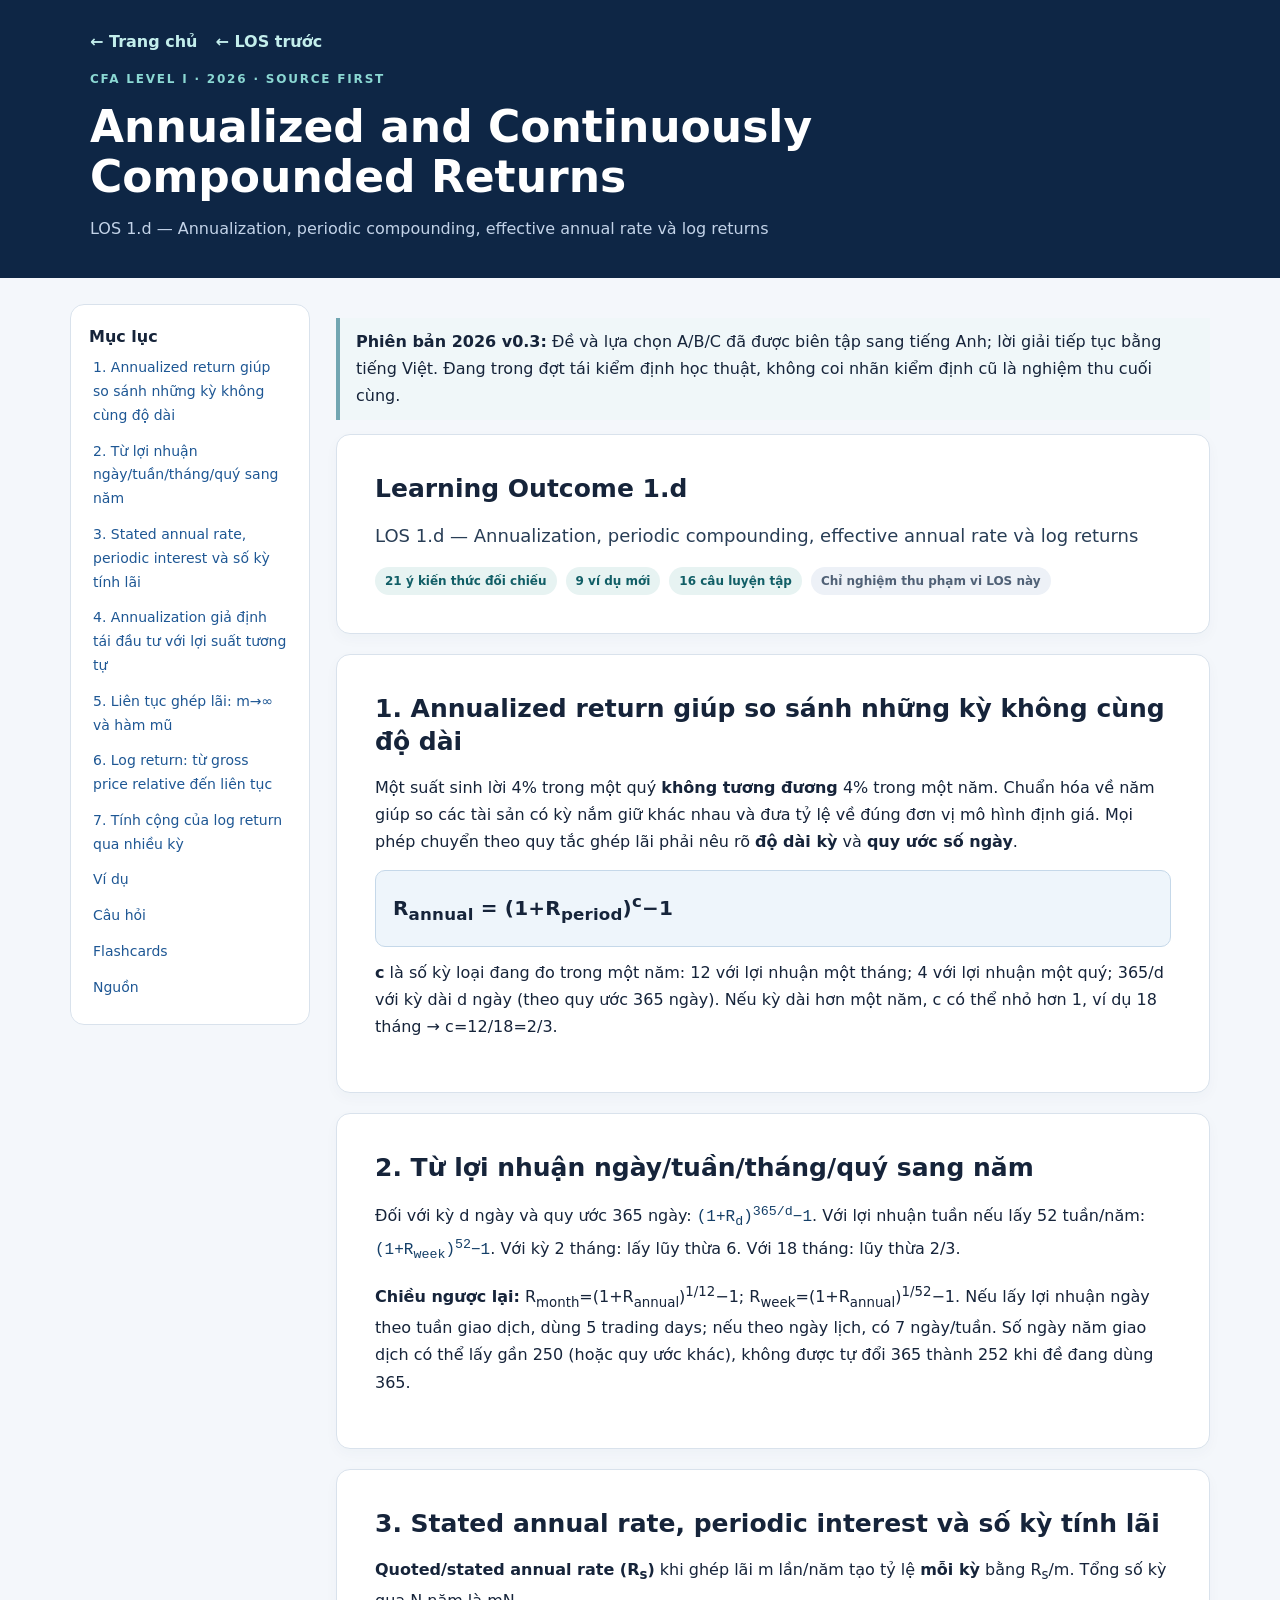
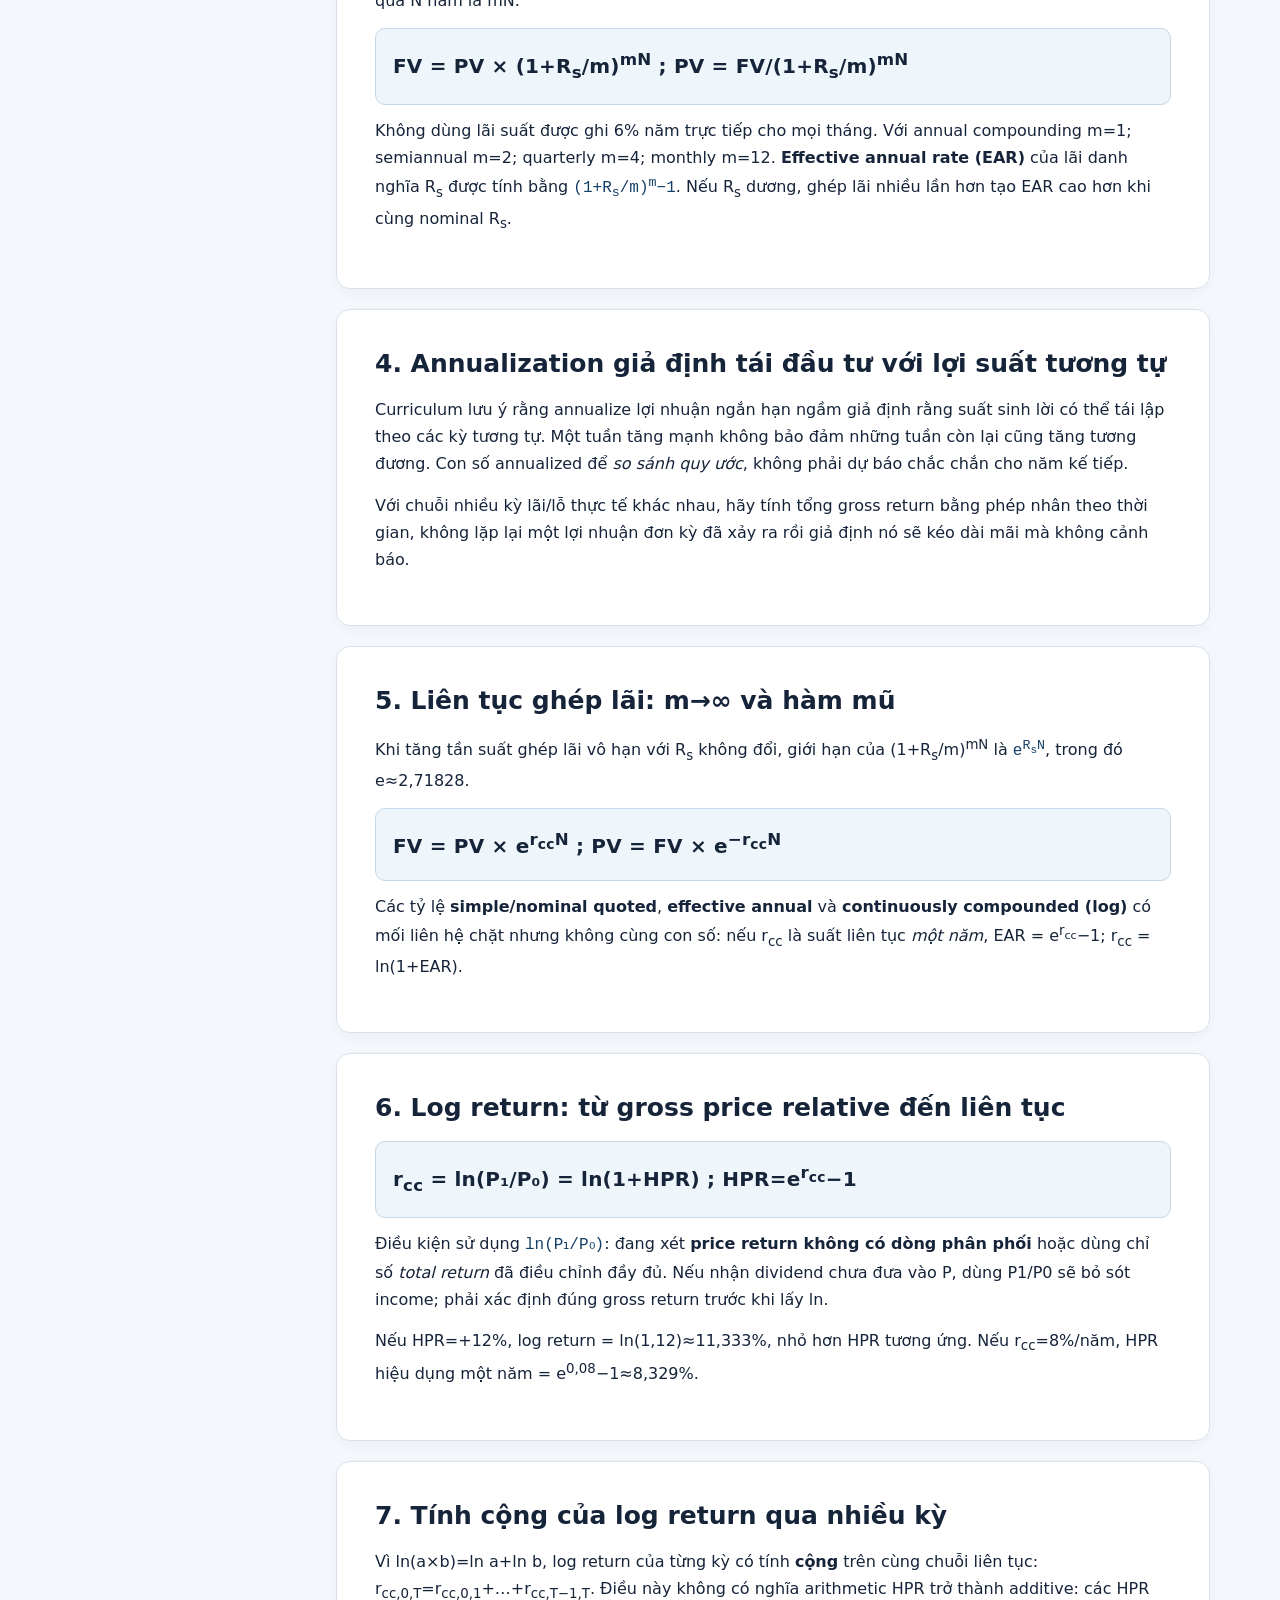
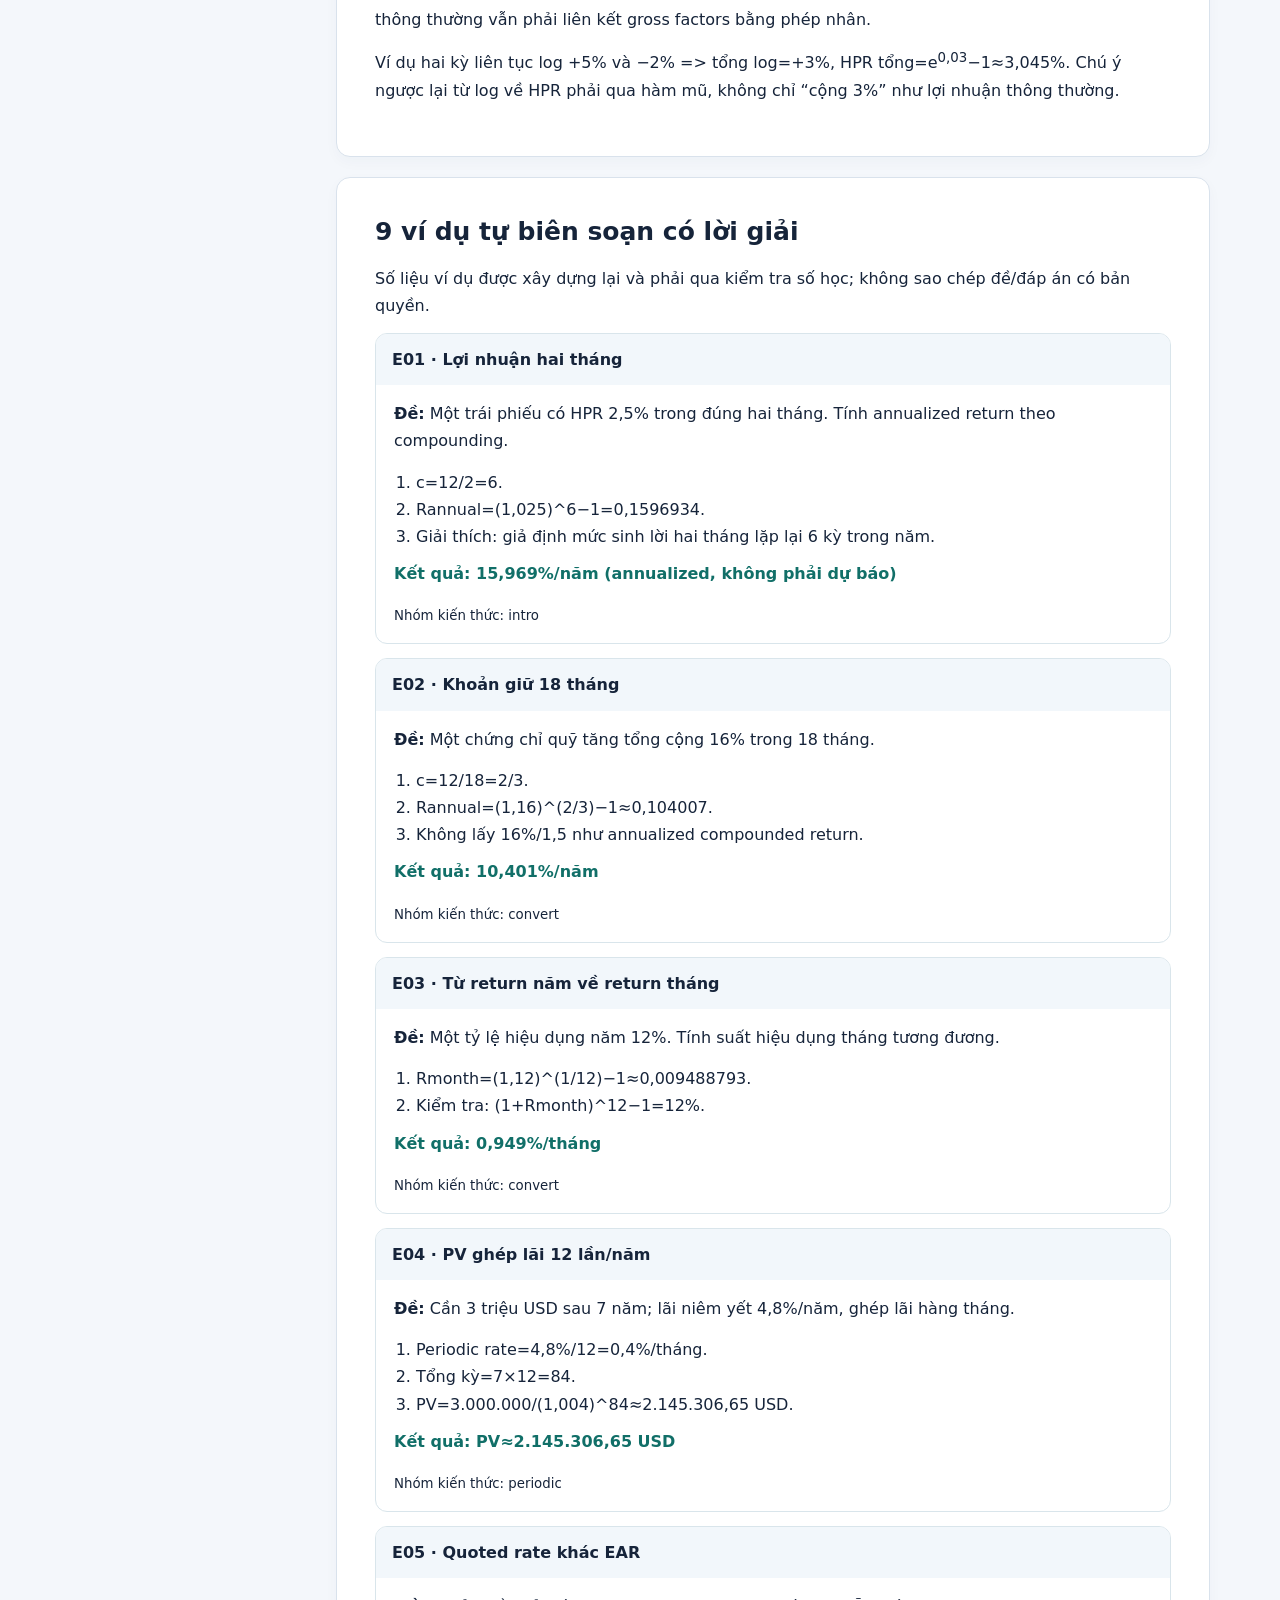
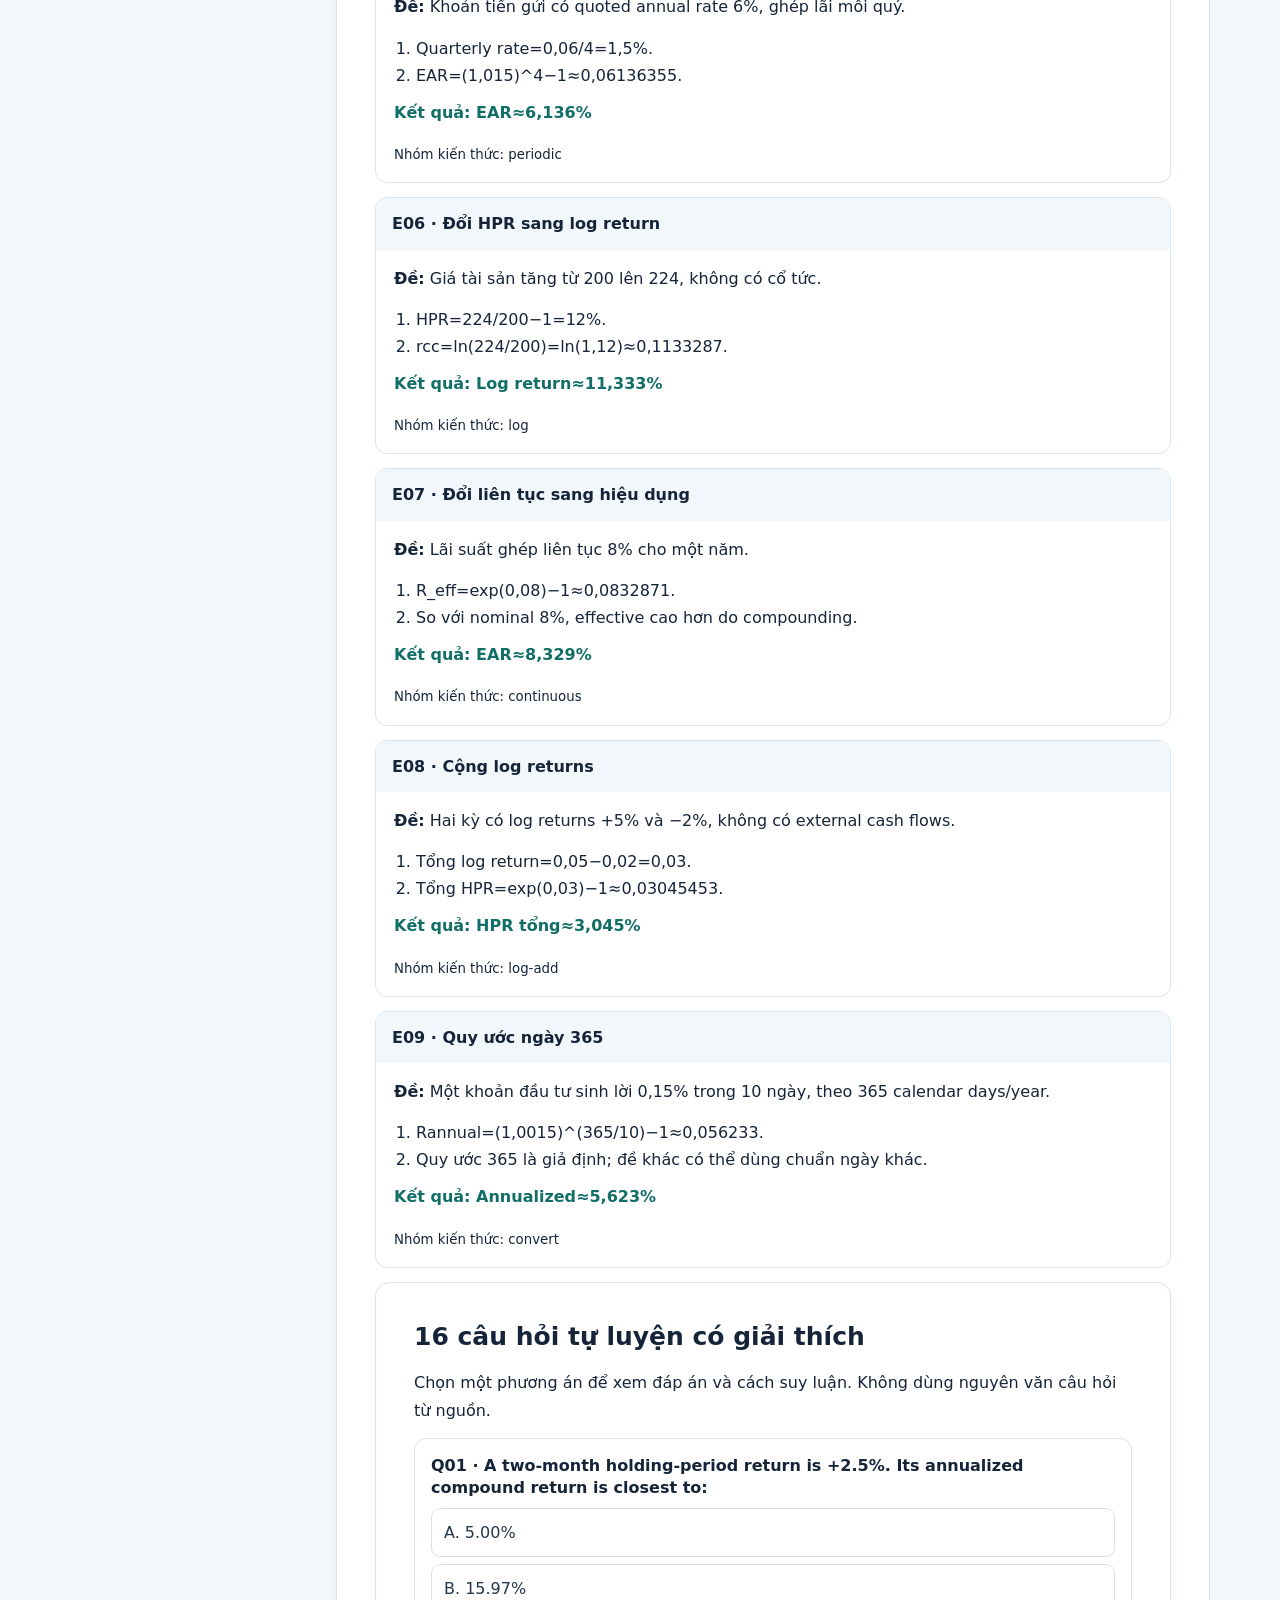
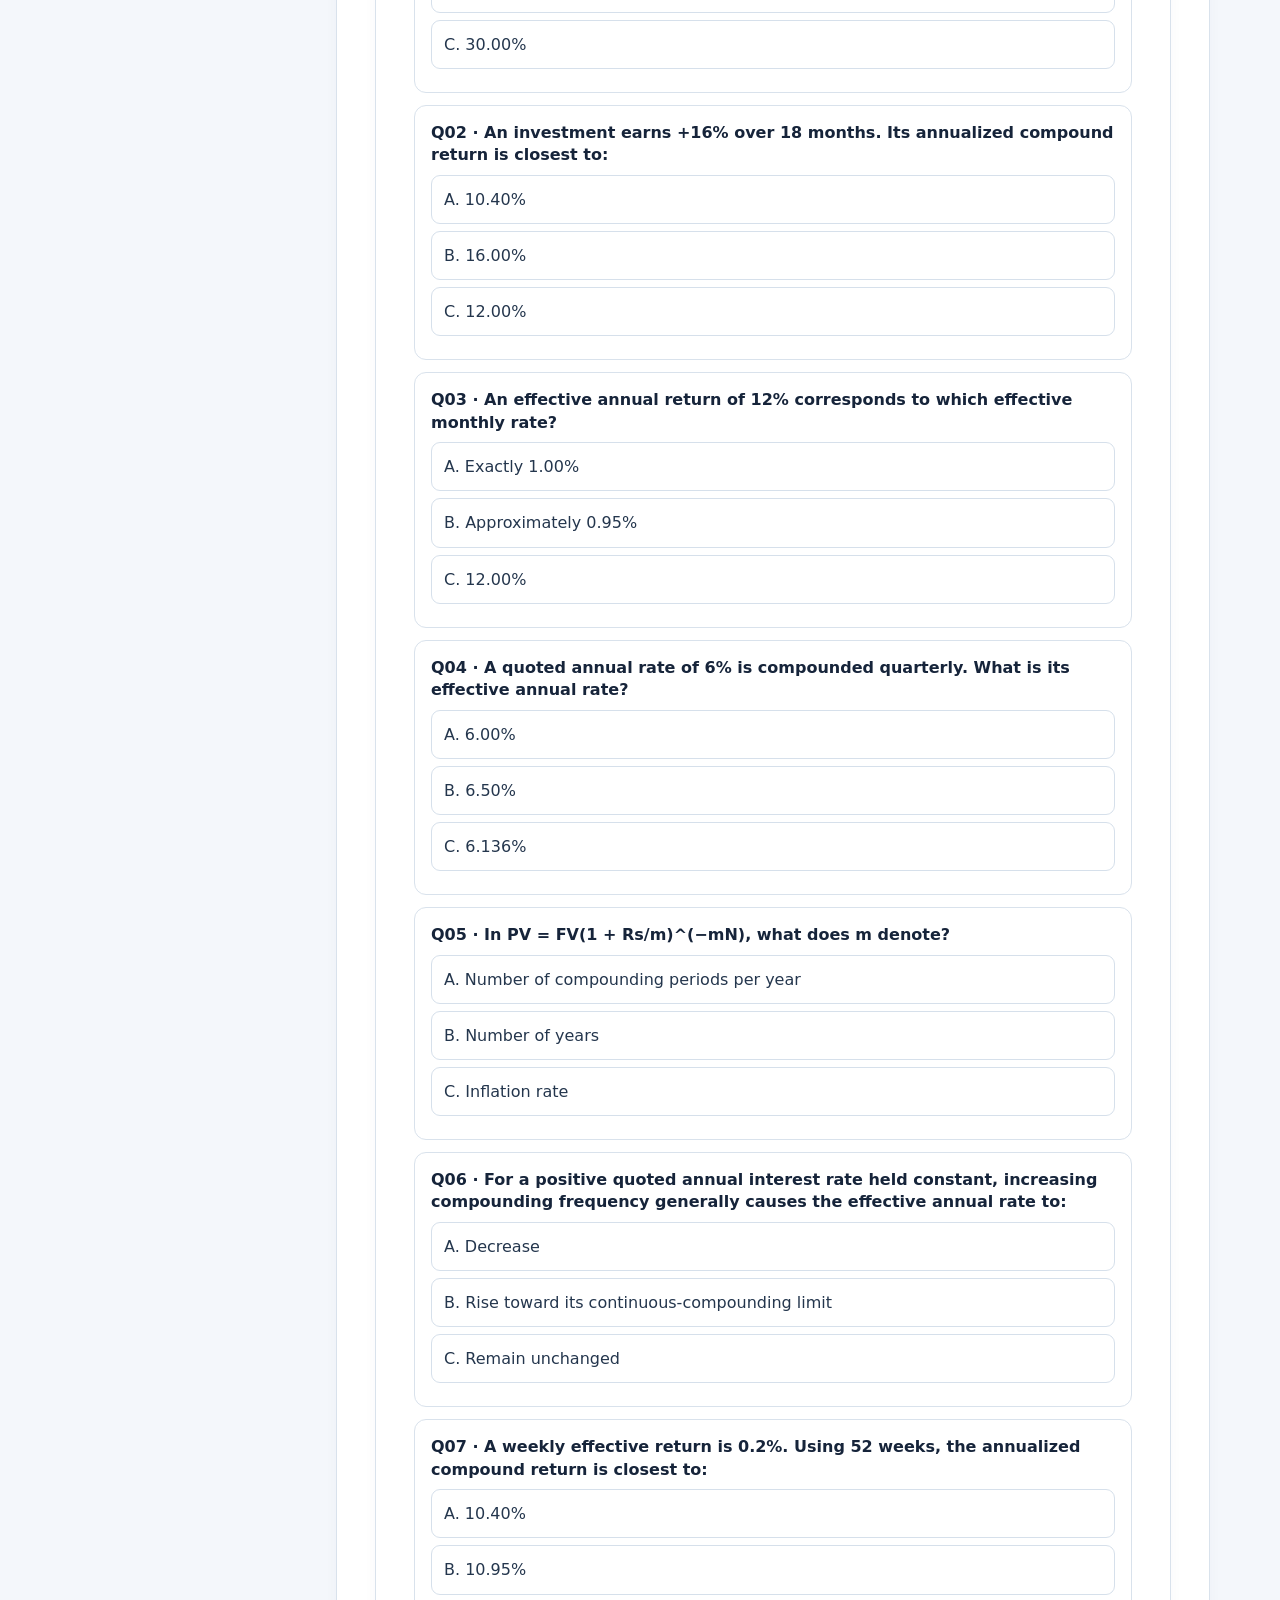
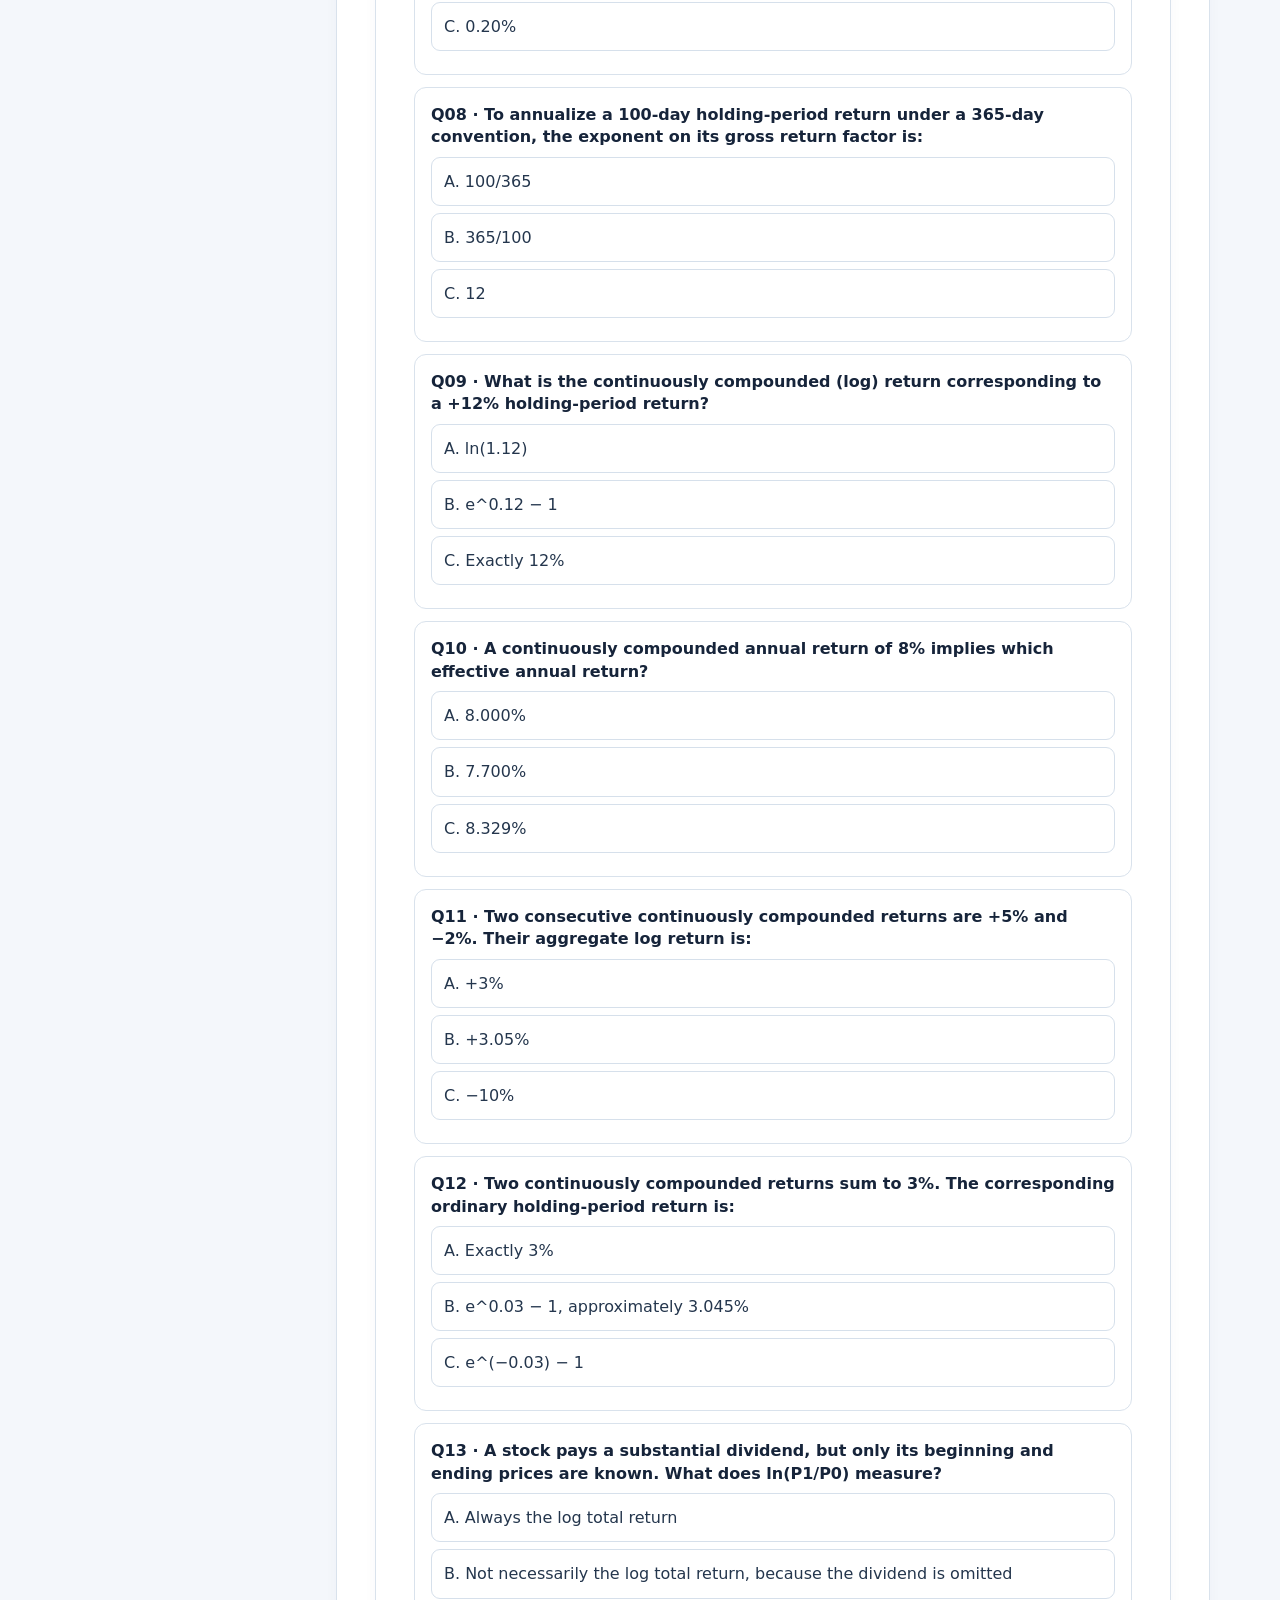
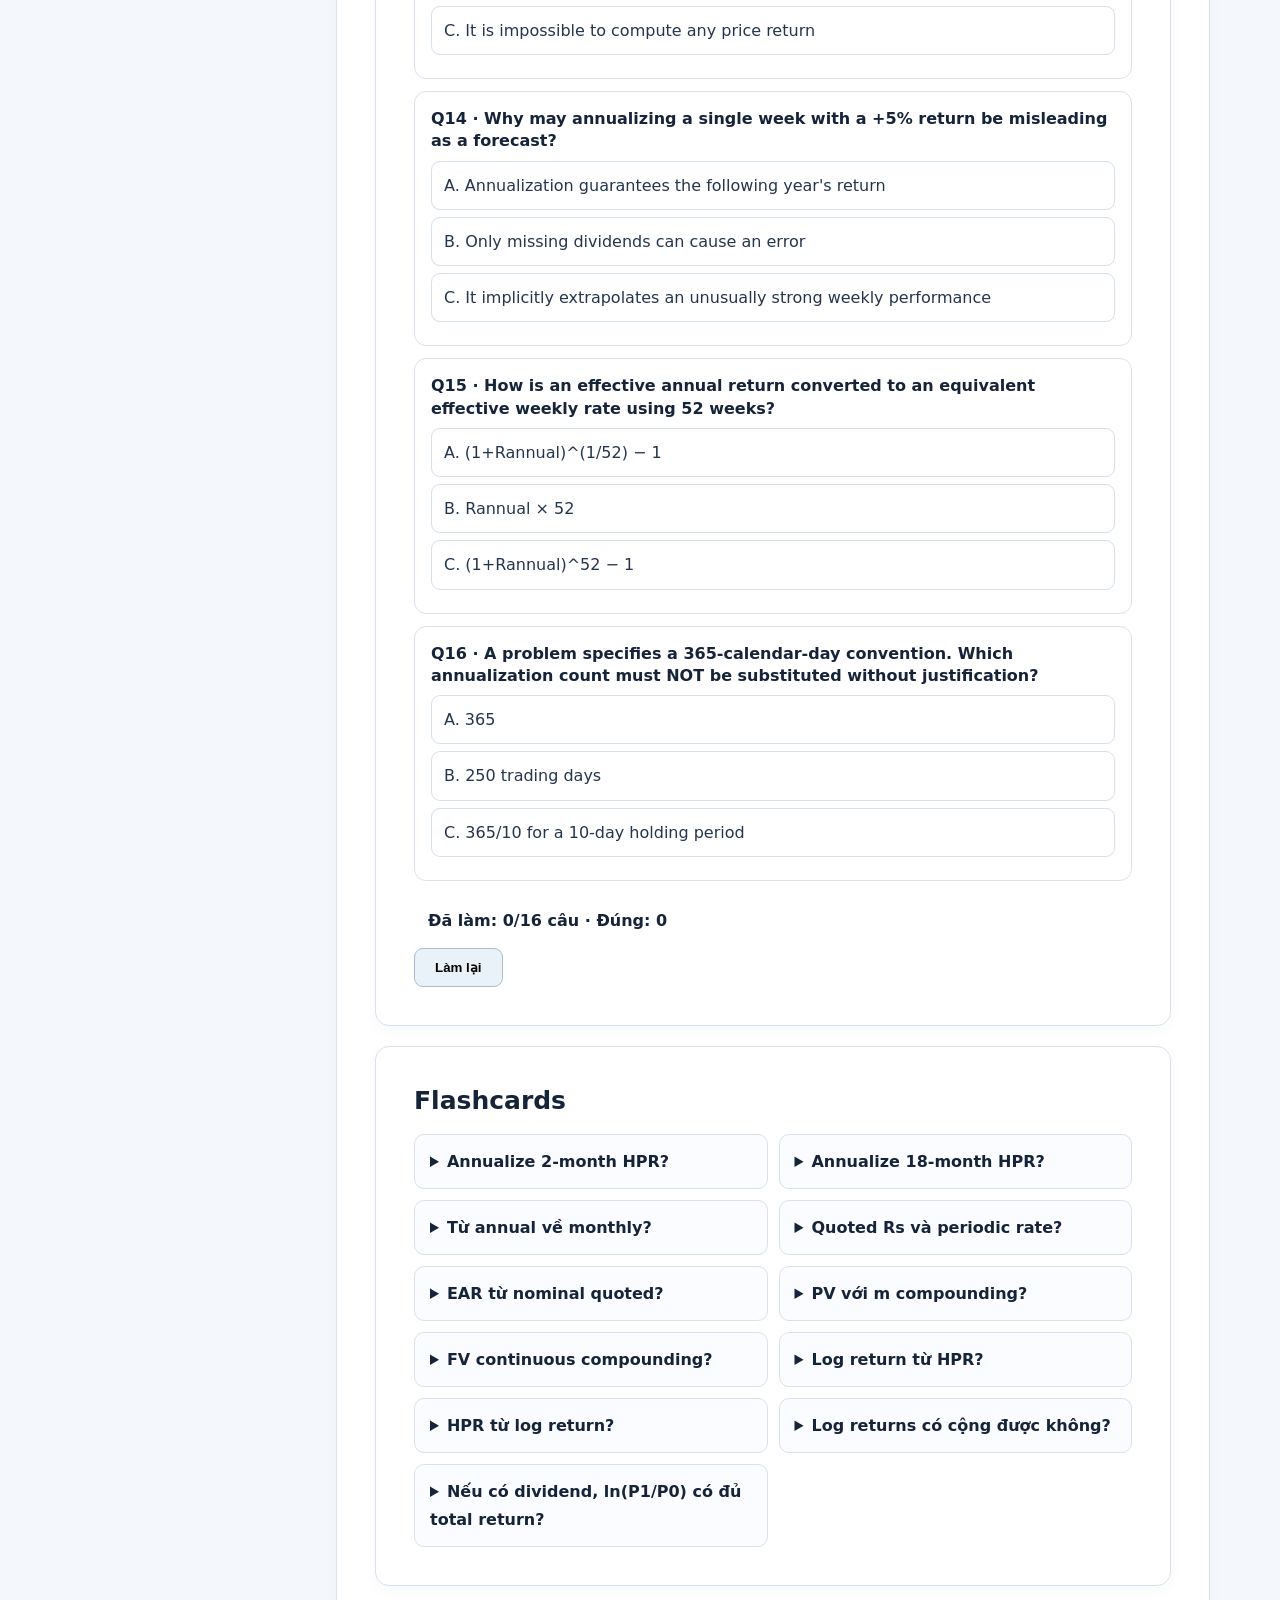
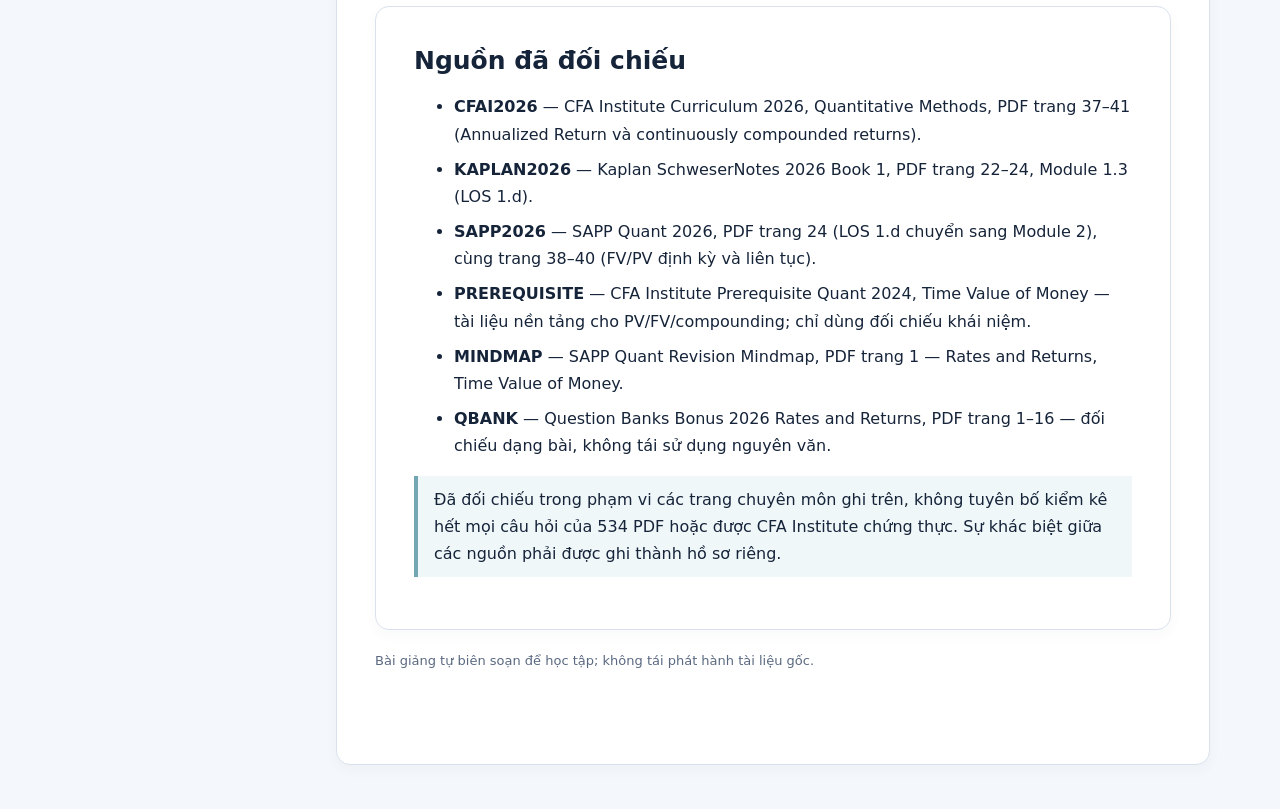
<file: sourcefirst-quant-rates-los04.html>
<!doctype html><html lang="vi"><head><meta charset="utf-8"><meta name="viewport" content="width=device-width,initial-scale=1"><title>CFA 2026 · LOS 1.d · Annualized and Continuously Compounded Returns</title><style>
:root{--ink:#16243a;--muted:#5a6980;--bg:#f4f7fb;--paper:#fff;--blue:#1e5794;--line:#d9e2ec;--teal:#137d7e;--gold:#ba8135}
*{box-sizing:border-box}html{scroll-behavior:smooth}body{margin:0;background:var(--bg);color:var(--ink);font:16px/1.7 system-ui,-apple-system,"Segoe UI",sans-serif}header{background:#0e2645;color:#fff;padding:28px max(24px,calc((100vw - 1100px)/2)) 36px}header .eyebrow{font-size:12px;letter-spacing:.15em;text-transform:uppercase;color:#8bd8d3;font-weight:700}header h1{font-size:clamp(28px,4vw,44px);line-height:1.15;max-width:900px;margin:12px 0}header p{color:#c3d3e8;max-width:850px;margin:0}.shell{max-width:1180px;margin:26px auto;display:grid;grid-template-columns:240px minmax(0,1fr);gap:26px;padding:0 20px}.sidebar{align-self:start;position:sticky;top:20px;background:white;border:1px solid var(--line);border-radius:14px;padding:18px}.sidebar a{display:block;color:var(--blue);text-decoration:none;font-size:14px;padding:6px 4px}.sidebar a:hover,.sidebar a:focus{text-decoration:underline}.article{min-width:0}.paper{background:var(--paper);border:1px solid var(--line);border-radius:14px;padding:clamp(18px,3vw,38px);margin-bottom:20px;box-shadow:0 5px 14px rgba(28,55,82,.03)}h2{font-size:25px;line-height:1.3;margin:0 0 16px}h3{font-size:19px;line-height:1.35;margin:0 0 12px;color:#123d65}h4{margin:0 0 8px;line-height:1.4}p{margin:0 0 14px}.lead{font-size:18px;color:#283d55}.badgeline{display:flex;gap:9px;flex-wrap:wrap;margin:15px 0 0}.tag{display:inline-block;border-radius:99px;background:#e7f3f2;color:#115e66;font-size:12px;padding:4px 10px;font-weight:650}.tag.muted{background:#edf1f7;color:#506176}.note{border-left:4px solid #72a6b2;padding:10px 16px;background:#f0f7f9;margin:14px 0}.cards3{display:grid;grid-template-columns:repeat(3,1fr);gap:12px;margin:15px 0}.cards3 article{border:1px solid var(--line);border-radius:12px;padding:16px;background:#f9fbfe}.cards3 h4{color:#135a8b}.formula-big{border:1px solid #c5d8e9;background:#eef5fb;border-radius:10px;padding:17px;margin:12px 0;font-size:clamp(16px,2.3vw,20px);font-weight:700;letter-spacing:.01em;overflow-x:auto}.math{font-family:ui-monospace,Consolas,monospace;color:#143f68}table{border-collapse:collapse;width:100%;font-size:14px;margin:14px 0}th,td{padding:11px 12px;border:1px solid var(--line);text-align:left;vertical-align:top}th{background:#eef4f9}.spaced li{margin:7px 0}.example{border:1px solid #d9e5eb;border-radius:12px;margin:14px 0;overflow:hidden}.example .top{background:#f2f7fb;padding:12px 16px;font-weight:750}.example .body{padding:15px 18px}.example ol{margin:10px 0;padding-left:22px}.answer{color:#116f68;font-weight:750}.quiz{border:1px solid var(--line);padding:16px;border-radius:12px;margin:12px 0}.quiz h4{font-size:16px}.quiz button{width:100%;border:1px solid #d6e0eb;background:#fff;color:#24364d;display:block;text-align:left;padding:10px 12px;border-radius:9px;margin:7px 0;cursor:pointer;font:inherit}.quiz button:hover{border-color:#3879ad;background:#f1f7fc}.quiz button[disabled]{cursor:default;opacity:.8}.quiz button.correct{background:#e0f4ed;border-color:#3f9879}.quiz button.incorrect{background:#fff0ea;border-color:#c07d63}.feedback{display:none;padding:12px 14px;background:#f4f7fa;border-radius:8px;margin-top:9px}.feedback.show{display:block}.result{font-weight:750;padding:14px;margin-top:12px}.flashgrid{display:grid;grid-template-columns:repeat(2,minmax(0,1fr));gap:11px}.flashgrid details{border:1px solid var(--line);border-radius:10px;padding:13px 15px;background:#fbfcff}.flashgrid summary{font-weight:600;cursor:pointer}.source small{color:var(--muted)}.source li{margin-bottom:8px}.footerline{font-size:13px;color:var(--muted);padding-bottom:40px}.toplink{color:#c3eeec;text-decoration:none;display:inline-block;margin-bottom:14px;font-weight:650}.toplink:hover{text-decoration:underline}
@media(max-width:850px){.shell{display:block}.sidebar{position:static;margin-bottom:18px}.sidebar nav{display:flex;flex-wrap:wrap;gap:0 10px}.cards3{grid-template-columns:1fr}.flashgrid{grid-template-columns:1fr}header{padding:20px 24px 30px}}@media(max-width:500px){table{font-size:12px}th,td{padding:8px}body{font-size:15px}}

.callout{background:#fff7e9;border-left:4px solid #e5a445;padding:13px 16px;margin:15px 0}.questions-summary{margin:12px 0;color:#26506c} .quiz button:focus-visible{outline:2px solid #237d98} .examples-header{margin-top:20px}
</style></head><body><header><a class="toplink" href="index.html">← Trang chủ</a><a class="toplink" href="sourcefirst-quant-rates-los03.html" style="margin-left:18px">← LOS trước</a><div class="eyebrow">CFA Level I · 2026 · Source First</div><h1>Annualized and Continuously Compounded Returns</h1><p>LOS 1.d — Annualization, periodic compounding, effective annual rate và log returns</p></header><div class="shell"><aside class="sidebar"><strong>Mục lục</strong><nav><a href="#intro">1. Annualized return giúp so sánh những kỳ không cùng độ dài</a><a href="#convert">2. Từ lợi nhuận ngày/tuần/tháng/quý sang năm</a><a href="#periodic">3. Stated annual rate, periodic interest và số kỳ tính lãi</a><a href="#annual-limit">4. Annualization giả định tái đầu tư với lợi suất tương tự</a><a href="#continuous">5. Liên tục ghép lãi: m→∞ và hàm mũ</a><a href="#log">6. Log return: từ gross price relative đến liên tục</a><a href="#log-add">7. Tính cộng của log return qua nhiều kỳ</a><a href="#examples">Ví dụ</a><a href="#questions">Câu hỏi</a><a href="#flashcards">Flashcards</a><a href="#sources">Nguồn</a></nav></aside><main class="article"><div class="note" role="note"><strong>Phiên bản 2026 v0.3:</strong> Đề và lựa chọn A/B/C đã được biên tập sang tiếng Anh; lời giải tiếp tục bằng tiếng Việt. Đang trong đợt tái kiểm định học thuật, không coi nhãn kiểm định cũ là nghiệm thu cuối cùng.</div><section class="paper"><h2>Learning Outcome 1.d</h2><p class="lead">LOS 1.d — Annualization, periodic compounding, effective annual rate và log returns</p><div class="badgeline"><span class="tag">21 ý kiến thức đối chiếu</span><span class="tag">9 ví dụ mới</span><span class="tag">16 câu luyện tập</span><span class="tag muted">Chỉ nghiệm thu phạm vi LOS này</span></div></section><section class="paper" id="intro"><h2>1. Annualized return giúp so sánh những kỳ không cùng độ dài</h2><p>Một suất sinh lời 4% trong một quý <strong>không tương đương</strong> 4% trong một năm. Chuẩn hóa về năm giúp so các tài sản có kỳ nắm giữ khác nhau và đưa tỷ lệ về đúng đơn vị mô hình định giá. Mọi phép chuyển theo quy tắc ghép lãi phải nêu rõ <strong>độ dài kỳ</strong> và <strong>quy ước số ngày</strong>.</p><div class="formula-big">R<sub>annual</sub> = (1+R<sub>period</sub>)<sup>c</sup>−1</div><p><b>c</b> là số kỳ loại đang đo trong một năm: 12 với lợi nhuận một tháng; 4 với lợi nhuận một quý; 365/d với kỳ dài d ngày (theo quy ước 365 ngày). Nếu kỳ dài hơn một năm, c có thể nhỏ hơn 1, ví dụ 18 tháng → c=12/18=2/3.</p></section><section class="paper" id="convert"><h2>2. Từ lợi nhuận ngày/tuần/tháng/quý sang năm</h2><p>Đối với kỳ d ngày và quy ước 365 ngày: <span class="math">(1+R<sub>d</sub>)<sup>365/d</sup>−1</span>. Với lợi nhuận tuần nếu lấy 52 tuần/năm: <span class="math">(1+R<sub>week</sub>)<sup>52</sup>−1</span>. Với kỳ 2 tháng: lấy lũy thừa 6. Với 18 tháng: lũy thừa 2/3.</p><p><strong>Chiều ngược lại:</strong> R<sub>month</sub>=(1+R<sub>annual</sub>)<sup>1/12</sup>−1; R<sub>week</sub>=(1+R<sub>annual</sub>)<sup>1/52</sup>−1. Nếu lấy lợi nhuận ngày theo tuần giao dịch, dùng 5 trading days; nếu theo ngày lịch, có 7 ngày/tuần. Số ngày năm giao dịch có thể lấy gần 250 (hoặc quy ước khác), không được tự đổi 365 thành 252 khi đề đang dùng 365.</p></section><section class="paper" id="periodic"><h2>3. Stated annual rate, periodic interest và số kỳ tính lãi</h2><p><strong>Quoted/stated annual rate (R<sub>s</sub>)</strong> khi ghép lãi m lần/năm tạo tỷ lệ <strong>mỗi kỳ</strong> bằng R<sub>s</sub>/m. Tổng số kỳ qua N năm là mN.</p><div class="formula-big">FV = PV × (1+R<sub>s</sub>/m)<sup>mN</sup> ; PV = FV/(1+R<sub>s</sub>/m)<sup>mN</sup></div><p>Không dùng lãi suất được ghi 6% năm trực tiếp cho mọi tháng. Với annual compounding m=1; semiannual m=2; quarterly m=4; monthly m=12. <b>Effective annual rate (EAR)</b> của lãi danh nghĩa R<sub>s</sub> được tính bằng <span class="math">(1+R<sub>s</sub>/m)<sup>m</sup>−1</span>. Nếu R<sub>s</sub> dương, ghép lãi nhiều lần hơn tạo EAR cao hơn khi cùng nominal R<sub>s</sub>.</p></section><section class="paper" id="annual-limit"><h2>4. Annualization giả định tái đầu tư với lợi suất tương tự</h2><p>Curriculum lưu ý rằng annualize lợi nhuận ngắn hạn ngầm giả định rằng suất sinh lời có thể tái lập theo các kỳ tương tự. Một tuần tăng mạnh không bảo đảm những tuần còn lại cũng tăng tương đương. Con số annualized để <em>so sánh quy ước</em>, không phải dự báo chắc chắn cho năm kế tiếp.</p><p>Với chuỗi nhiều kỳ lãi/lỗ thực tế khác nhau, hãy tính tổng gross return bằng phép nhân theo thời gian, không lặp lại một lợi nhuận đơn kỳ đã xảy ra rồi giả định nó sẽ kéo dài mãi mà không cảnh báo.</p></section><section class="paper" id="continuous"><h2>5. Liên tục ghép lãi: m→∞ và hàm mũ</h2><p>Khi tăng tần suất ghép lãi vô hạn với R<sub>s</sub> không đổi, giới hạn của (1+R<sub>s</sub>/m)<sup>mN</sup> là <span class="math">e<sup>R<sub>s</sub>N</sup></span>, trong đó e≈2,71828.</p><div class="formula-big">FV = PV × e<sup>r<sub>cc</sub>N</sup> ; PV = FV × e<sup>−r<sub>cc</sub>N</sup></div><p>Các tỷ lệ <b>simple/nominal quoted</b>, <b>effective annual</b> và <b>continuously compounded (log)</b> có mối liên hệ chặt nhưng không cùng con số: nếu r<sub>cc</sub> là suất liên tục <em>một năm</em>, EAR = e<sup>r<sub>cc</sub></sup>−1; r<sub>cc</sub> = ln(1+EAR).</p></section><section class="paper" id="log"><h2>6. Log return: từ gross price relative đến liên tục</h2><div class="formula-big">r<sub>cc</sub> = ln(P₁/P₀) = ln(1+HPR) ; HPR=e<sup>r<sub>cc</sub></sup>−1</div><p>Điều kiện sử dụng <span class="math">ln(P₁/P₀)</span>: đang xét <strong>price return không có dòng phân phối</strong> hoặc dùng chỉ số <em>total return</em> đã điều chỉnh đầy đủ. Nếu nhận dividend chưa đưa vào P, dùng P1/P0 sẽ bỏ sót income; phải xác định đúng gross return trước khi lấy ln.</p><p>Nếu HPR=+12%, log return = ln(1,12)≈11,333%, nhỏ hơn HPR tương ứng. Nếu r<sub>cc</sub>=8%/năm, HPR hiệu dụng một năm = e<sup>0,08</sup>−1≈8,329%.</p></section><section class="paper" id="log-add"><h2>7. Tính cộng của log return qua nhiều kỳ</h2><p>Vì ln(a×b)=ln a+ln b, log return của từng kỳ có tính <strong>cộng</strong> trên cùng chuỗi liên tục: r<sub>cc,0,T</sub>=r<sub>cc,0,1</sub>+…+r<sub>cc,T−1,T</sub>. Điều này không có nghĩa arithmetic HPR trở thành additive: các HPR thông thường vẫn phải liên kết gross factors bằng phép nhân.</p><p>Ví dụ hai kỳ liên tục log +5% và −2% => tổng log=+3%, HPR tổng=e<sup>0,03</sup>−1≈3,045%. Chú ý ngược lại từ log về HPR phải qua hàm mũ, không chỉ “cộng 3%” như lợi nhuận thông thường.</p></section><section class="paper" id="examples"><h2>9 ví dụ tự biên soạn có lời giải</h2><p>Số liệu ví dụ được xây dựng lại và phải qua kiểm tra số học; không sao chép đề/đáp án có bản quyền.</p><article class="example" id="E01"><div class="top">E01 · Lợi nhuận hai tháng</div><div class="body"><p><b>Đề:</b> Một trái phiếu có HPR 2,5% trong đúng hai tháng. Tính annualized return theo compounding.</p><ol><li>c=12/2=6.</li><li>Rannual=(1,025)^6−1=0,1596934.</li><li>Giải thích: giả định mức sinh lời hai tháng lặp lại 6 kỳ trong năm.</li></ol><p class="answer">Kết quả: 15,969%/năm (annualized, không phải dự báo)</p><small>Nhóm kiến thức: intro</small></div></article><article class="example" id="E02"><div class="top">E02 · Khoản giữ 18 tháng</div><div class="body"><p><b>Đề:</b> Một chứng chỉ quỹ tăng tổng cộng 16% trong 18 tháng.</p><ol><li>c=12/18=2/3.</li><li>Rannual=(1,16)^(2/3)−1≈0,104007.</li><li>Không lấy 16%/1,5 như annualized compounded return.</li></ol><p class="answer">Kết quả: 10,401%/năm</p><small>Nhóm kiến thức: convert</small></div></article><article class="example" id="E03"><div class="top">E03 · Từ return năm về return tháng</div><div class="body"><p><b>Đề:</b> Một tỷ lệ hiệu dụng năm 12%. Tính suất hiệu dụng tháng tương đương.</p><ol><li>Rmonth=(1,12)^(1/12)−1≈0,009488793.</li><li>Kiểm tra: (1+Rmonth)^12−1=12%.</li></ol><p class="answer">Kết quả: 0,949%/tháng</p><small>Nhóm kiến thức: convert</small></div></article><article class="example" id="E04"><div class="top">E04 · PV ghép lãi 12 lần/năm</div><div class="body"><p><b>Đề:</b> Cần 3 triệu USD sau 7 năm; lãi niêm yết 4,8%/năm, ghép lãi hàng tháng.</p><ol><li>Periodic rate=4,8%/12=0,4%/tháng.</li><li>Tổng kỳ=7×12=84.</li><li>PV=3.000.000/(1,004)^84≈2.145.306,65 USD.</li></ol><p class="answer">Kết quả: PV≈2.145.306,65 USD</p><small>Nhóm kiến thức: periodic</small></div></article><article class="example" id="E05"><div class="top">E05 · Quoted rate khác EAR</div><div class="body"><p><b>Đề:</b> Khoản tiền gửi có quoted annual rate 6%, ghép lãi mỗi quý.</p><ol><li>Quarterly rate=0,06/4=1,5%.</li><li>EAR=(1,015)^4−1≈0,06136355.</li></ol><p class="answer">Kết quả: EAR≈6,136%</p><small>Nhóm kiến thức: periodic</small></div></article><article class="example" id="E06"><div class="top">E06 · Đổi HPR sang log return</div><div class="body"><p><b>Đề:</b> Giá tài sản tăng từ 200 lên 224, không có cổ tức.</p><ol><li>HPR=224/200−1=12%.</li><li>rcc=ln(224/200)=ln(1,12)≈0,1133287.</li></ol><p class="answer">Kết quả: Log return≈11,333%</p><small>Nhóm kiến thức: log</small></div></article><article class="example" id="E07"><div class="top">E07 · Đổi liên tục sang hiệu dụng</div><div class="body"><p><b>Đề:</b> Lãi suất ghép liên tục 8% cho một năm.</p><ol><li>R_eff=exp(0,08)−1≈0,0832871.</li><li>So với nominal 8%, effective cao hơn do compounding.</li></ol><p class="answer">Kết quả: EAR≈8,329%</p><small>Nhóm kiến thức: continuous</small></div></article><article class="example" id="E08"><div class="top">E08 · Cộng log returns</div><div class="body"><p><b>Đề:</b> Hai kỳ có log returns +5% và −2%, không có external cash flows.</p><ol><li>Tổng log return=0,05−0,02=0,03.</li><li>Tổng HPR=exp(0,03)−1≈0,03045453.</li></ol><p class="answer">Kết quả: HPR tổng≈3,045%</p><small>Nhóm kiến thức: log-add</small></div></article><article class="example" id="E09"><div class="top">E09 · Quy ước ngày 365</div><div class="body"><p><b>Đề:</b> Một khoản đầu tư sinh lời 0,15% trong 10 ngày, theo 365 calendar days/year.</p><ol><li>Rannual=(1,0015)^(365/10)−1≈0,056233.</li><li>Quy ước 365 là giả định; đề khác có thể dùng chuẩn ngày khác.</li></ol><p class="answer">Kết quả: Annualized≈5,623%</p><small>Nhóm kiến thức: convert</small></div></article><section class="paper" id="questions"><h2>16 câu hỏi tự luyện có giải thích</h2><p>Chọn một phương án để xem đáp án và cách suy luận. Không dùng nguyên văn câu hỏi từ nguồn.</p><article class="quiz" data-qid="Q01" data-answer="1"><h4>Q01 · A two-month holding-period return is +2.5%. Its annualized compound return is closest to:</h4><button type="button" data-choice="0">A. 5.00%</button><button type="button" data-choice="1">B. 15.97%</button><button type="button" data-choice="2">C. 30.00%</button><div class="feedback" role="status" data-base="(1,025)^6−1≈15,969%.">(1,025)^6−1≈15,969%.</div></article><article class="quiz" data-qid="Q02" data-answer="0"><h4>Q02 · An investment earns +16% over 18 months. Its annualized compound return is closest to:</h4><button type="button" data-choice="0">A. 10.40%</button><button type="button" data-choice="1">B. 16.00%</button><button type="button" data-choice="2">C. 12.00%</button><div class="feedback" role="status" data-base="(1,16)^(12/18)−1≈10,401%.">(1,16)^(12/18)−1≈10,401%.</div></article><article class="quiz" data-qid="Q03" data-answer="1"><h4>Q03 · An effective annual return of 12% corresponds to which effective monthly rate?</h4><button type="button" data-choice="0">A. Exactly 1.00%</button><button type="button" data-choice="1">B. Approximately 0.95%</button><button type="button" data-choice="2">C. 12.00%</button><div class="feedback" role="status" data-base="(1,12)^(1/12)−1≈0,9489%.">(1,12)^(1/12)−1≈0,9489%.</div></article><article class="quiz" data-qid="Q04" data-answer="2"><h4>Q04 · A quoted annual rate of 6% is compounded quarterly. What is its effective annual rate?</h4><button type="button" data-choice="0">A. 6.00%</button><button type="button" data-choice="1">B. 6.50%</button><button type="button" data-choice="2">C. 6.136%</button><div class="feedback" role="status" data-base="(1+0,06/4)^4−1≈6,136%.">(1+0,06/4)^4−1≈6,136%.</div></article><article class="quiz" data-qid="Q05" data-answer="0"><h4>Q05 · In PV = FV(1 + Rs/m)^(−mN), what does m denote?</h4><button type="button" data-choice="0">A. Number of compounding periods per year</button><button type="button" data-choice="1">B. Number of years</button><button type="button" data-choice="2">C. Inflation rate</button><div class="feedback" role="status" data-base="m=compounding frequency/year; tổng kỳ là mN.">m=compounding frequency/year; tổng kỳ là mN.</div></article><article class="quiz" data-qid="Q06" data-answer="1"><h4>Q06 · For a positive quoted annual interest rate held constant, increasing compounding frequency generally causes the effective annual rate to:</h4><button type="button" data-choice="0">A. Decrease</button><button type="button" data-choice="1">B. Rise toward its continuous-compounding limit</button><button type="button" data-choice="2">C. Remain unchanged</button><div class="feedback" role="status" data-base="Số kỳ tính lãi nhiều hơn nâng hiệu dụng, giới hạn m→∞.">Số kỳ tính lãi nhiều hơn nâng hiệu dụng, giới hạn m→∞.</div></article><article class="quiz" data-qid="Q07" data-answer="1"><h4>Q07 · A weekly effective return is 0.2%. Using 52 weeks, the annualized compound return is closest to:</h4><button type="button" data-choice="0">A. 10.40%</button><button type="button" data-choice="1">B. 10.95%</button><button type="button" data-choice="2">C. 0.20%</button><div class="feedback" role="status" data-base="(1,002)^52−1≈10,95%.">(1,002)^52−1≈10,95%.</div></article><article class="quiz" data-qid="Q08" data-answer="1"><h4>Q08 · To annualize a 100-day holding-period return under a 365-day convention, the exponent on its gross return factor is:</h4><button type="button" data-choice="0">A. 100/365</button><button type="button" data-choice="1">B. 365/100</button><button type="button" data-choice="2">C. 12</button><div class="feedback" role="status" data-base="c=365/100 cho HPR 100 ngày.">c=365/100 cho HPR 100 ngày.</div></article><article class="quiz" data-qid="Q09" data-answer="0"><h4>Q09 · What is the continuously compounded (log) return corresponding to a +12% holding-period return?</h4><button type="button" data-choice="0">A. ln(1.12)</button><button type="button" data-choice="1">B. e^0.12 − 1</button><button type="button" data-choice="2">C. Exactly 12%</button><div class="feedback" role="status" data-base="ln(1+0,12)≈11,333%; giá dương không có dividend.">ln(1+0,12)≈11,333%; giá dương không có dividend.</div></article><article class="quiz" data-qid="Q10" data-answer="2"><h4>Q10 · A continuously compounded annual return of 8% implies which effective annual return?</h4><button type="button" data-choice="0">A. 8.000%</button><button type="button" data-choice="1">B. 7.700%</button><button type="button" data-choice="2">C. 8.329%</button><div class="feedback" role="status" data-base="e^0,08−1≈8,329%.">e^0,08−1≈8,329%.</div></article><article class="quiz" data-qid="Q11" data-answer="0"><h4>Q11 · Two consecutive continuously compounded returns are +5% and −2%. Their aggregate log return is:</h4><button type="button" data-choice="0">A. +3%</button><button type="button" data-choice="1">B. +3.05%</button><button type="button" data-choice="2">C. −10%</button><div class="feedback" role="status" data-base="Log returns cộng đại số =0,05−0,02=0,03.">Log returns cộng đại số =0,05−0,02=0,03.</div></article><article class="quiz" data-qid="Q12" data-answer="1"><h4>Q12 · Two continuously compounded returns sum to 3%. The corresponding ordinary holding-period return is:</h4><button type="button" data-choice="0">A. Exactly 3%</button><button type="button" data-choice="1">B. e^0.03 − 1, approximately 3.045%</button><button type="button" data-choice="2">C. e^(−0.03) − 1</button><div class="feedback" role="status" data-base="Phải chuyển ngược từ log sang ordinary return qua exp.">Phải chuyển ngược từ log sang ordinary return qua exp.</div></article><article class="quiz" data-qid="Q13" data-answer="1"><h4>Q13 · A stock pays a substantial dividend, but only its beginning and ending prices are known. What does ln(P1/P0) measure?</h4><button type="button" data-choice="0">A. Always the log total return</button><button type="button" data-choice="1">B. Not necessarily the log total return, because the dividend is omitted</button><button type="button" data-choice="2">C. It is impossible to compute any price return</button><div class="feedback" role="status" data-base="Cần gross total-return factor có bao gồm cổ tức nếu muốn đo total return.">Cần gross total-return factor có bao gồm cổ tức nếu muốn đo total return.</div></article><article class="quiz" data-qid="Q14" data-answer="2"><h4>Q14 · Why may annualizing a single week with a +5% return be misleading as a forecast?</h4><button type="button" data-choice="0">A. Annualization guarantees the following year's return</button><button type="button" data-choice="1">B. Only missing dividends can cause an error</button><button type="button" data-choice="2">C. It implicitly extrapolates an unusually strong weekly performance</button><div class="feedback" role="status" data-base="Annualization chuẩn hóa số đo, giả định repeated reinvestment có thể không thực tế.">Annualization chuẩn hóa số đo, giả định repeated reinvestment có thể không thực tế.</div></article><article class="quiz" data-qid="Q15" data-answer="0"><h4>Q15 · How is an effective annual return converted to an equivalent effective weekly rate using 52 weeks?</h4><button type="button" data-choice="0">A. (1+Rannual)^(1/52) − 1</button><button type="button" data-choice="1">B. Rannual × 52</button><button type="button" data-choice="2">C. (1+Rannual)^52 − 1</button><div class="feedback" role="status" data-base="Weekly exponent là 1/52, không phải 52.">Weekly exponent là 1/52, không phải 52.</div></article><article class="quiz" data-qid="Q16" data-answer="1"><h4>Q16 · A problem specifies a 365-calendar-day convention. Which annualization count must NOT be substituted without justification?</h4><button type="button" data-choice="0">A. 365</button><button type="button" data-choice="1">B. 250 trading days</button><button type="button" data-choice="2">C. 365/10 for a 10-day holding period</button><div class="feedback" role="status" data-base="Theo đề phải 365 calendar days, 250 chỉ phù hợp nếu quy ước trading days được nêu.">Theo đề phải 365 calendar days, 250 chỉ phù hợp nếu quy ước trading days được nêu.</div></article><div id="score" class="result" role="status">Đã làm: 0/16 câu · Đúng: 0</div><button type="button" id="reset-quiz" style="padding:11px 20px;border:1px solid #a9bdcf;background:#e9f2f9;border-radius:9px;cursor:pointer;font-weight:650">Làm lại</button></section><section class="paper" id="flashcards"><h2>Flashcards</h2><div class="flashgrid"><details><summary>Annualize 2-month HPR?</summary><p>(1+HPR)^(12/2)−1, giả định các kỳ tương đương.</p></details><details><summary>Annualize 18-month HPR?</summary><p>(1+HPR)^(12/18)−1.</p></details><details><summary>Từ annual về monthly?</summary><p>(1+Rannual)^(1/12)−1.</p></details><details><summary>Quoted Rs và periodic rate?</summary><p>Periodic rate=Rs/m; tổng số kỳ=mN.</p></details><details><summary>EAR từ nominal quoted?</summary><p>(1+Rs/m)^m−1.</p></details><details><summary>PV với m compounding?</summary><p>FV/(1+Rs/m)^(mN).</p></details><details><summary>FV continuous compounding?</summary><p>PV×exp(rN).</p></details><details><summary>Log return từ HPR?</summary><p>ln(1+HPR).</p></details><details><summary>HPR từ log return?</summary><p>exp(rcc)−1.</p></details><details><summary>Log returns có cộng được không?</summary><p>Có, nếu cùng chuỗi thời gian, với gross price relatives phù hợp.</p></details><details><summary>Nếu có dividend, ln(P1/P0) có đủ total return?</summary><p>Không nếu dividend chưa phản ánh trong P1; dùng gross total return factor.</p></details></div></section><section class="paper source" id="sources"><h2>Nguồn đã đối chiếu</h2><ul><li><b>CFAI2026</b> — CFA Institute Curriculum 2026, Quantitative Methods, PDF trang 37–41 (Annualized Return và continuously compounded returns).</li><li><b>KAPLAN2026</b> — Kaplan SchweserNotes 2026 Book 1, PDF trang 22–24, Module 1.3 (LOS 1.d).</li><li><b>SAPP2026</b> — SAPP Quant 2026, PDF trang 24 (LOS 1.d chuyển sang Module 2), cùng trang 38–40 (FV/PV định kỳ và liên tục).</li><li><b>PREREQUISITE</b> — CFA Institute Prerequisite Quant 2024, Time Value of Money — tài liệu nền tảng cho PV/FV/compounding; chỉ dùng đối chiếu khái niệm.</li><li><b>MINDMAP</b> — SAPP Quant Revision Mindmap, PDF trang 1 — Rates and Returns, Time Value of Money.</li><li><b>QBANK</b> — Question Banks Bonus 2026 Rates and Returns, PDF trang 1–16 — đối chiếu dạng bài, không tái sử dụng nguyên văn.</li></ul><div class="note">Đã đối chiếu trong phạm vi các trang chuyên môn ghi trên, không tuyên bố kiểm kê hết mọi câu hỏi của 534 PDF hoặc được CFA Institute chứng thực. Sự khác biệt giữa các nguồn phải được ghi thành hồ sơ riêng.</div></section><p class="footerline">Bài giảng tự biên soạn để học tập; không tái phát hành tài liệu gốc.</p></main></div><script>(()=>{'use strict';const qs=[...document.querySelectorAll('.quiz')],done=new Map();const update=()=>document.querySelector('#score').textContent=`Đã làm: ${done.size}/${qs.length} câu · Đúng: ${[...done.values()].filter(Boolean).length}`;qs.forEach(q=>q.querySelectorAll('button[data-choice]').forEach(b=>b.addEventListener('click',()=>{const id=q.dataset.qid;if(done.has(id))return;const choice=Number(b.dataset.choice),ans=Number(q.dataset.answer);done.set(id,choice===ans);q.querySelectorAll('button[data-choice]').forEach(x=>{x.disabled=true;if(Number(x.dataset.choice)===ans)x.classList.add('correct');else if(x===b)x.classList.add('incorrect')});const fb=q.querySelector('.feedback');fb.textContent=(choice===ans?'Đúng. ':'Chưa đúng. ')+fb.dataset.base;fb.classList.add('show');update()})));document.querySelector('#reset-quiz').addEventListener('click',()=>{done.clear();qs.forEach(q=>{q.querySelectorAll('button').forEach(x=>{x.disabled=false;x.classList.remove('correct','incorrect')});const fb=q.querySelector('.feedback');fb.textContent=fb.dataset.base;fb.classList.remove('show')});update()});update()})();</script></body></html>
</file>
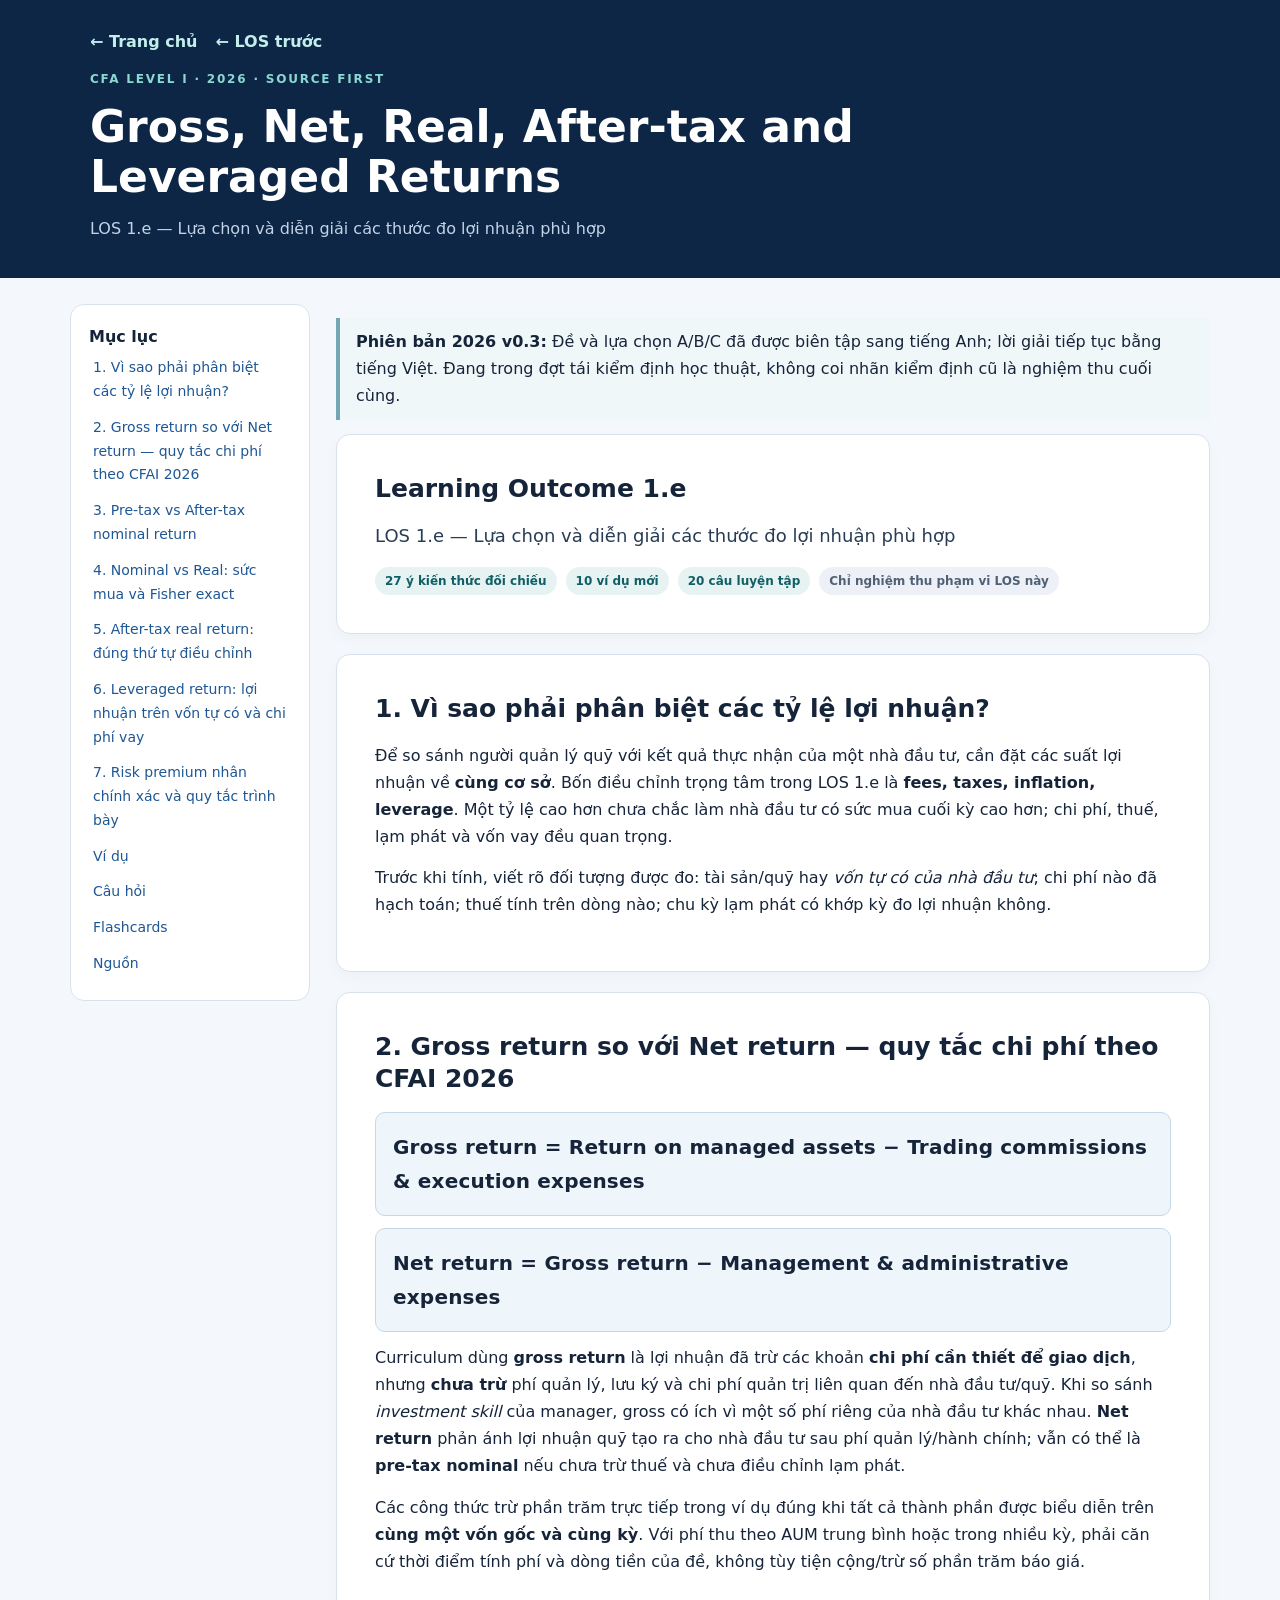
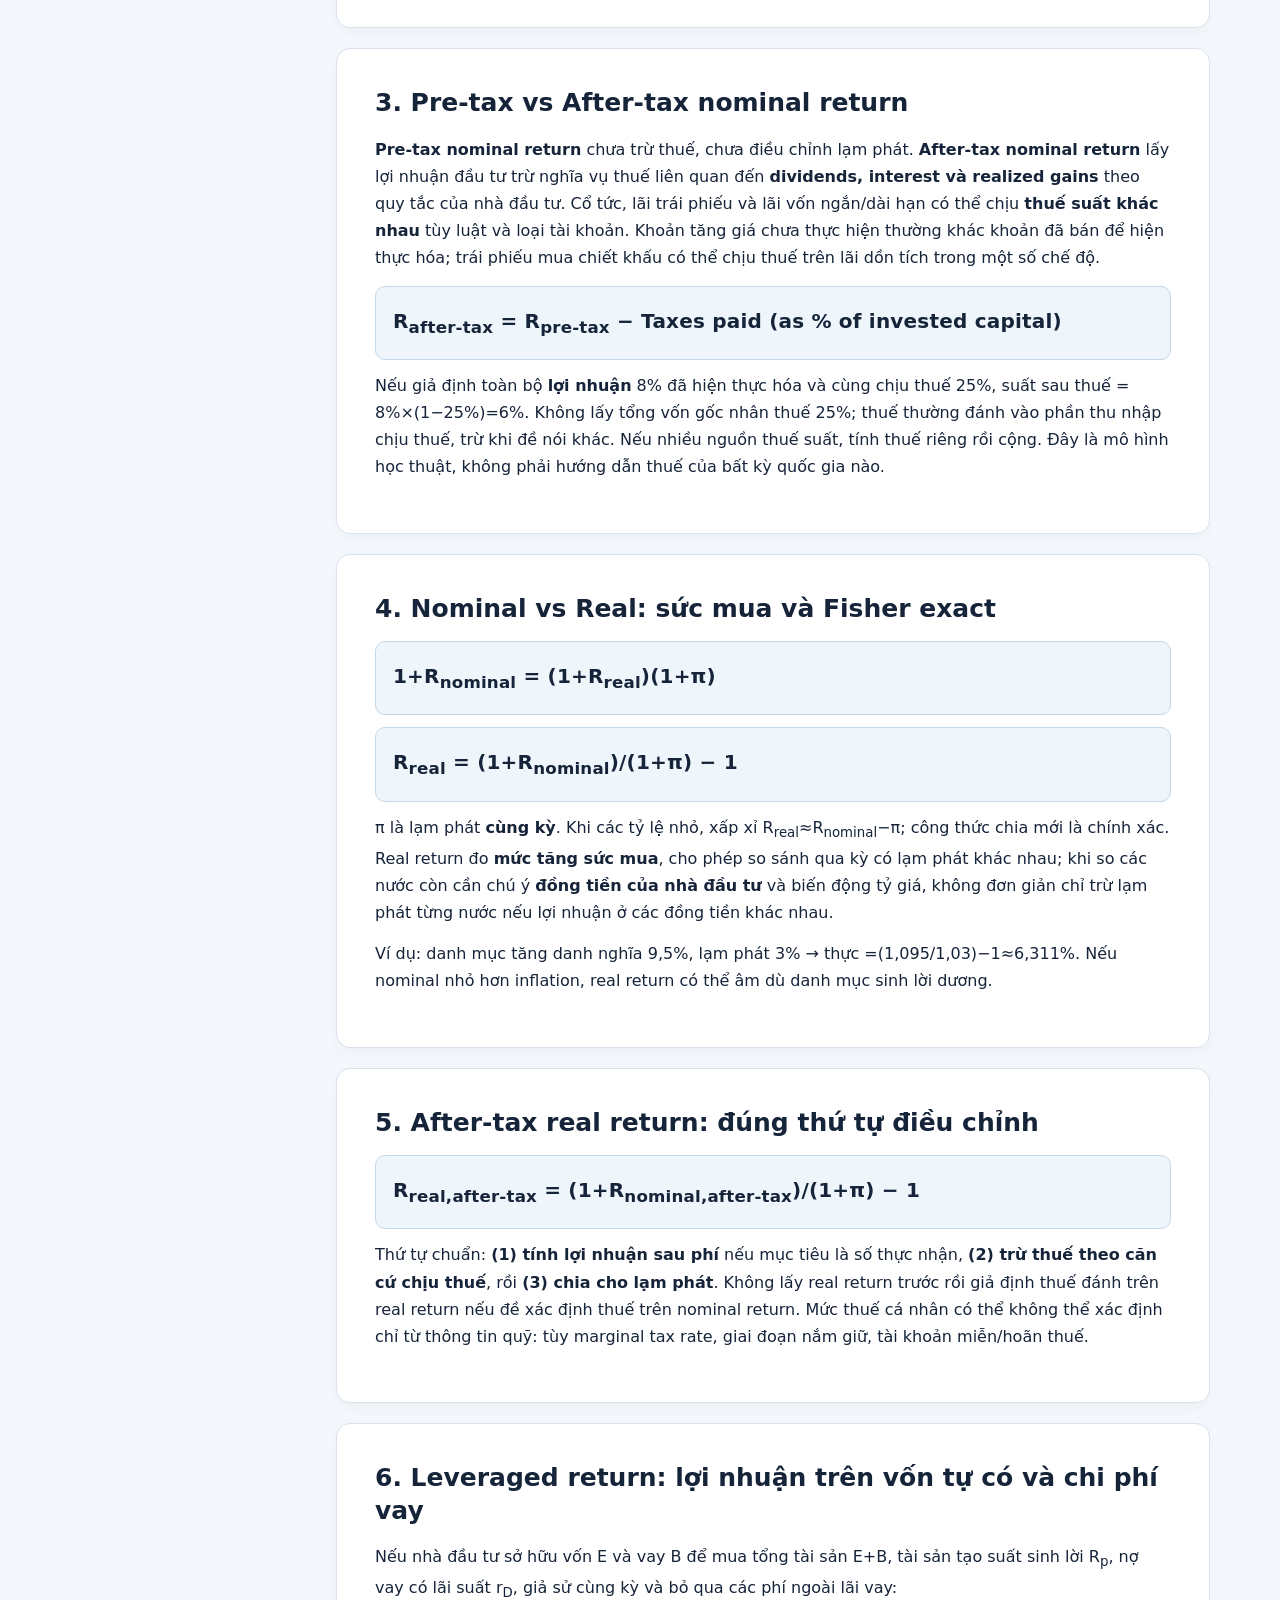
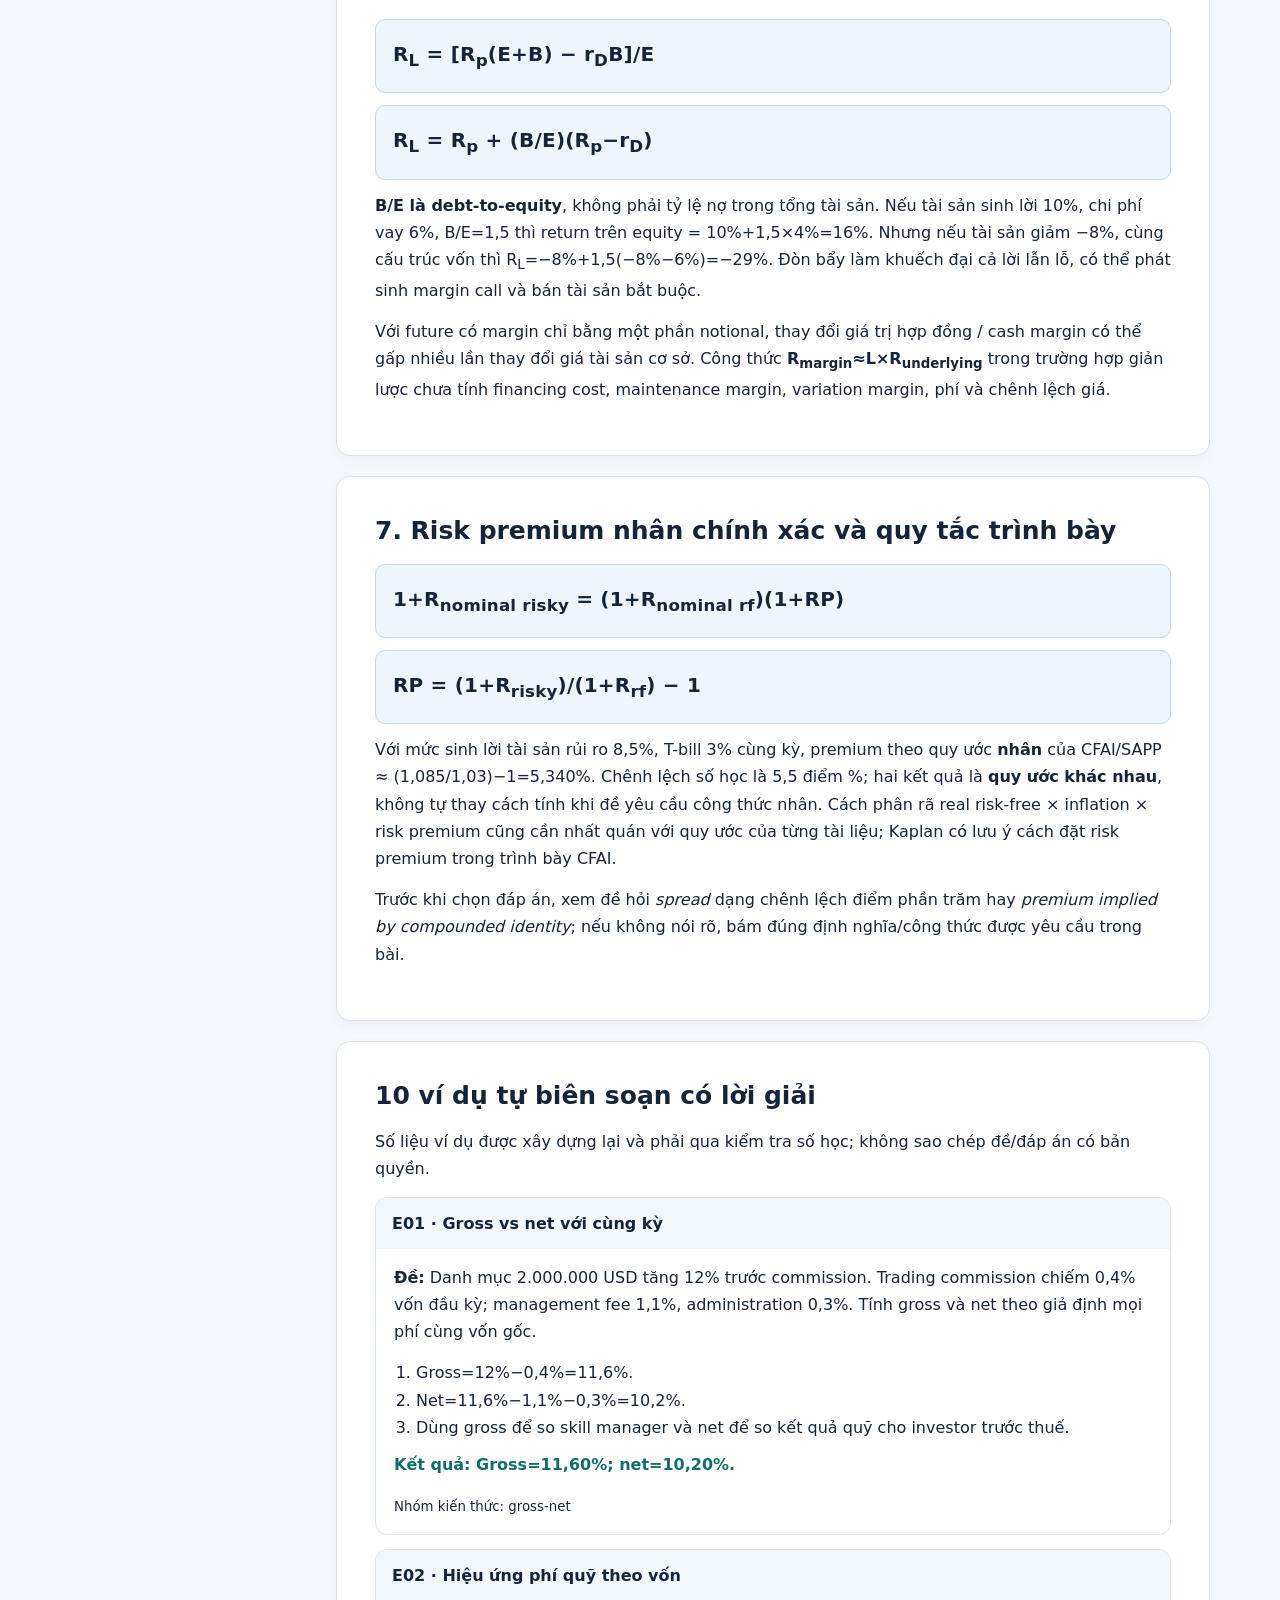
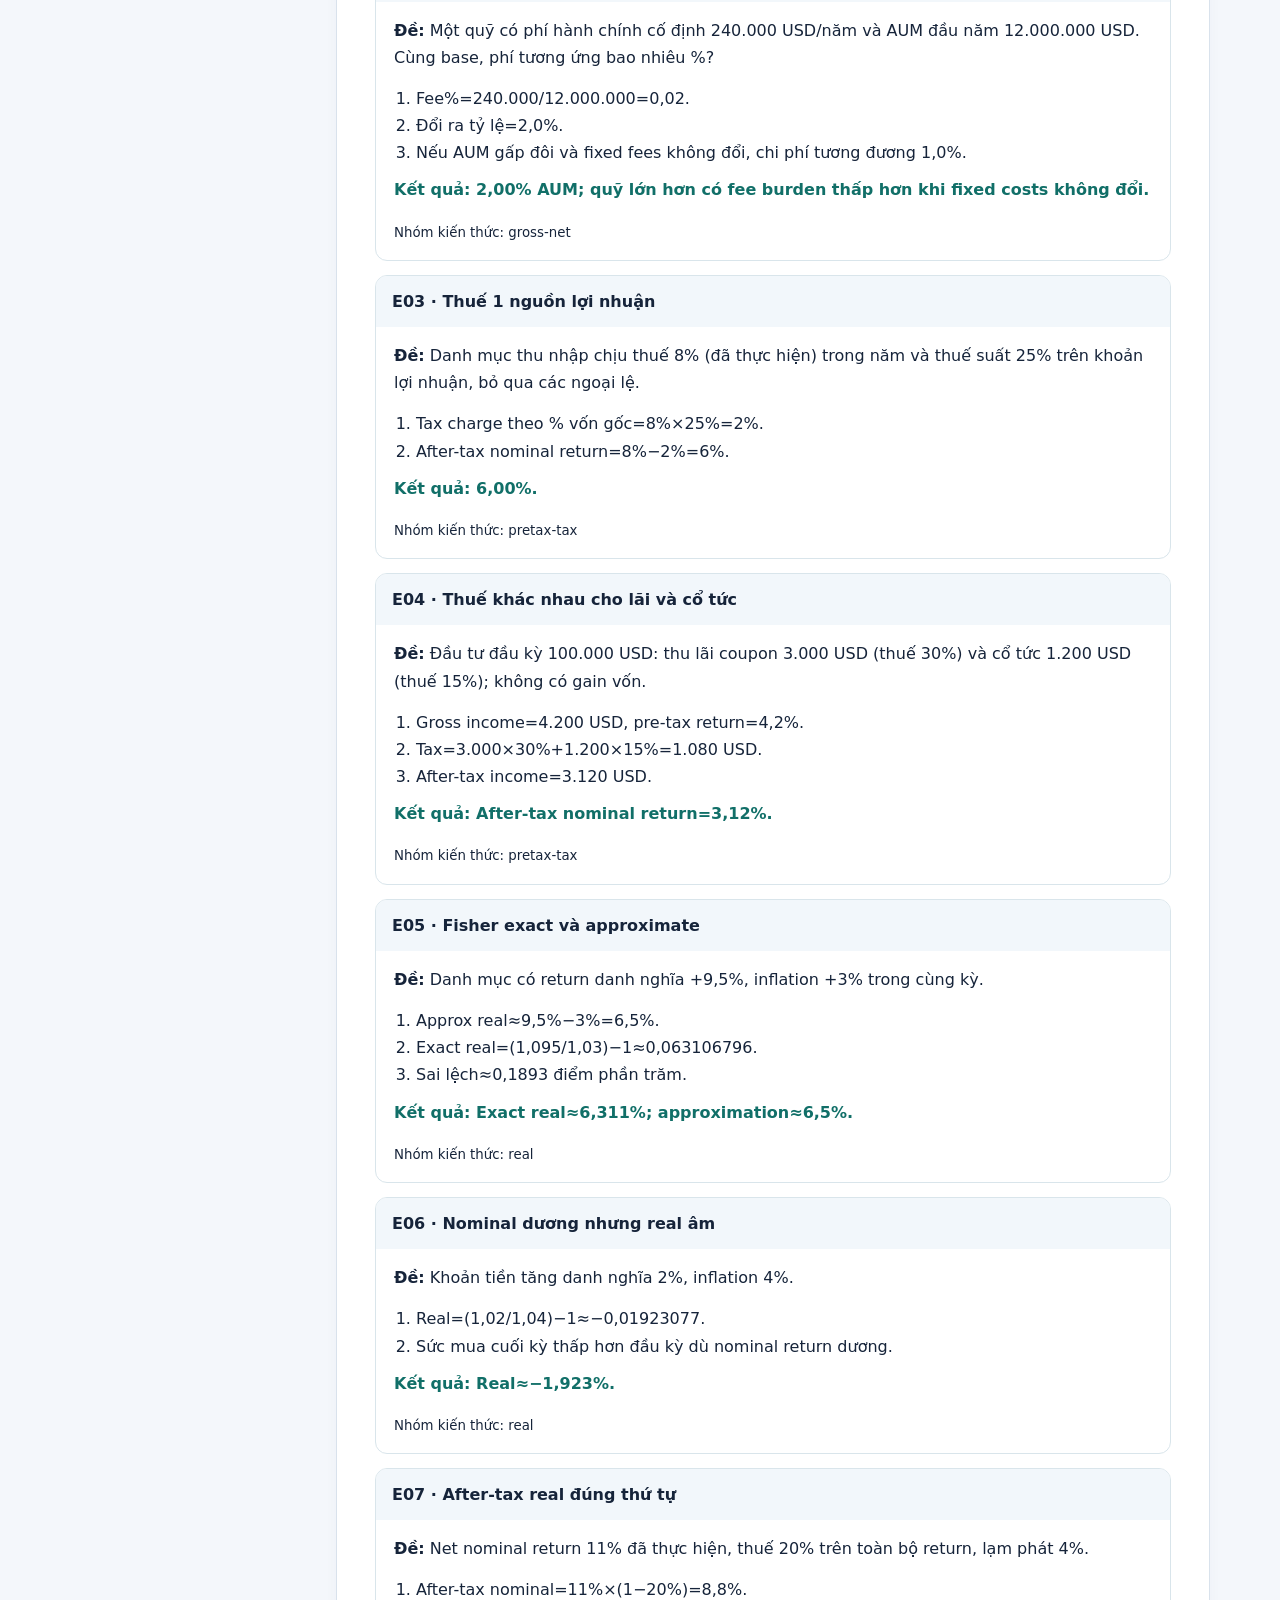
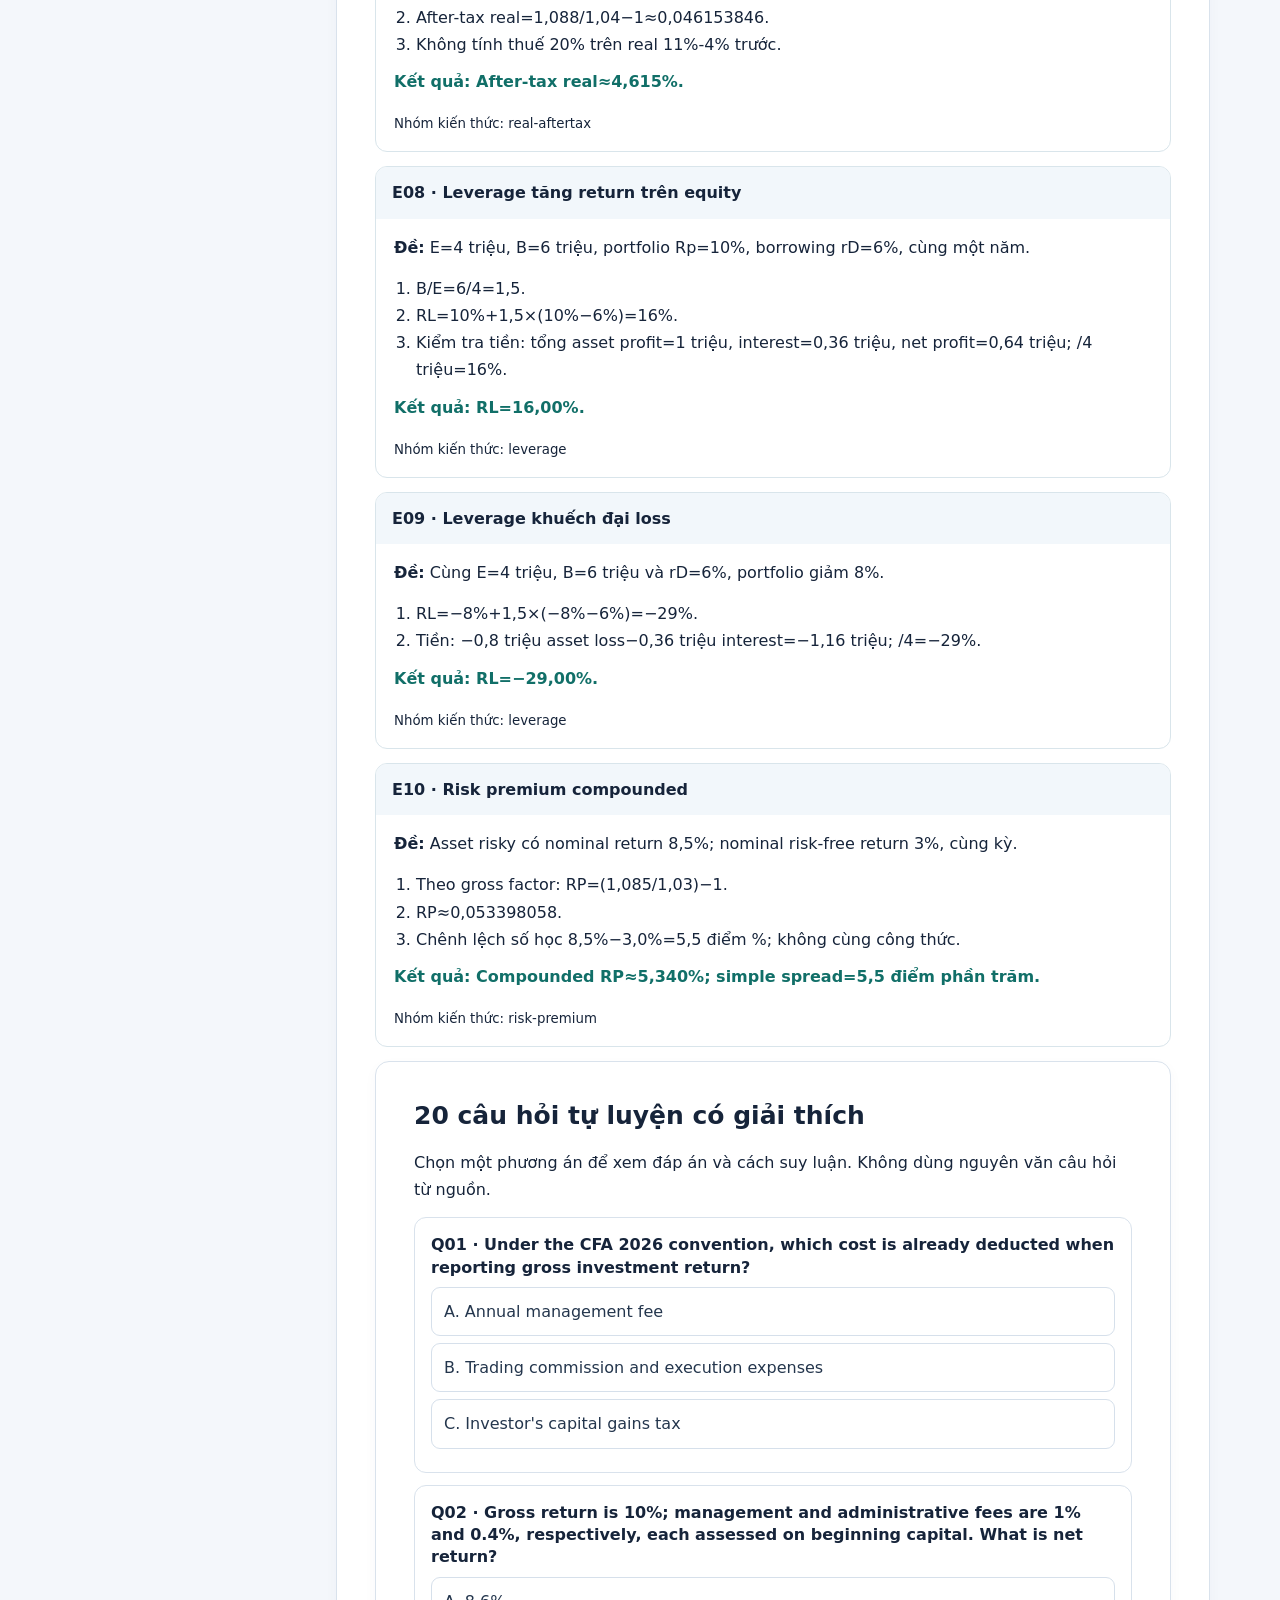
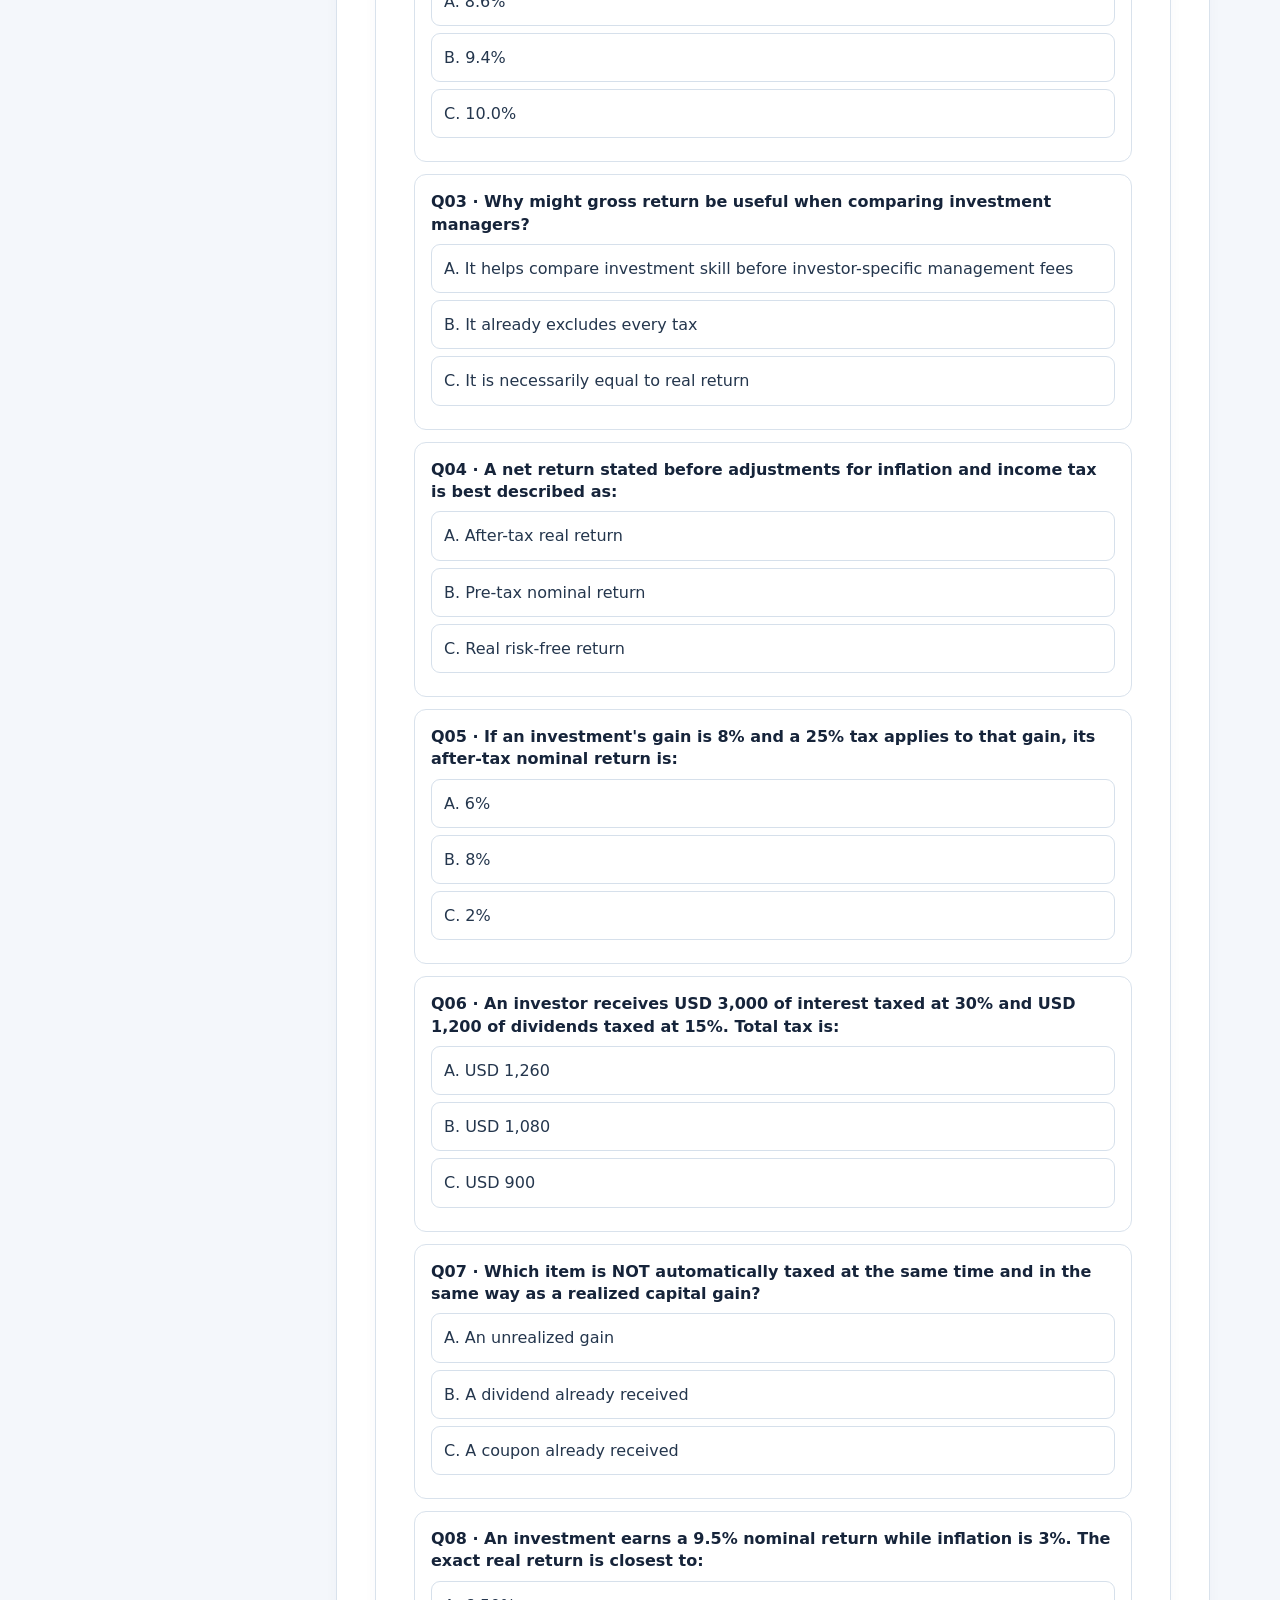
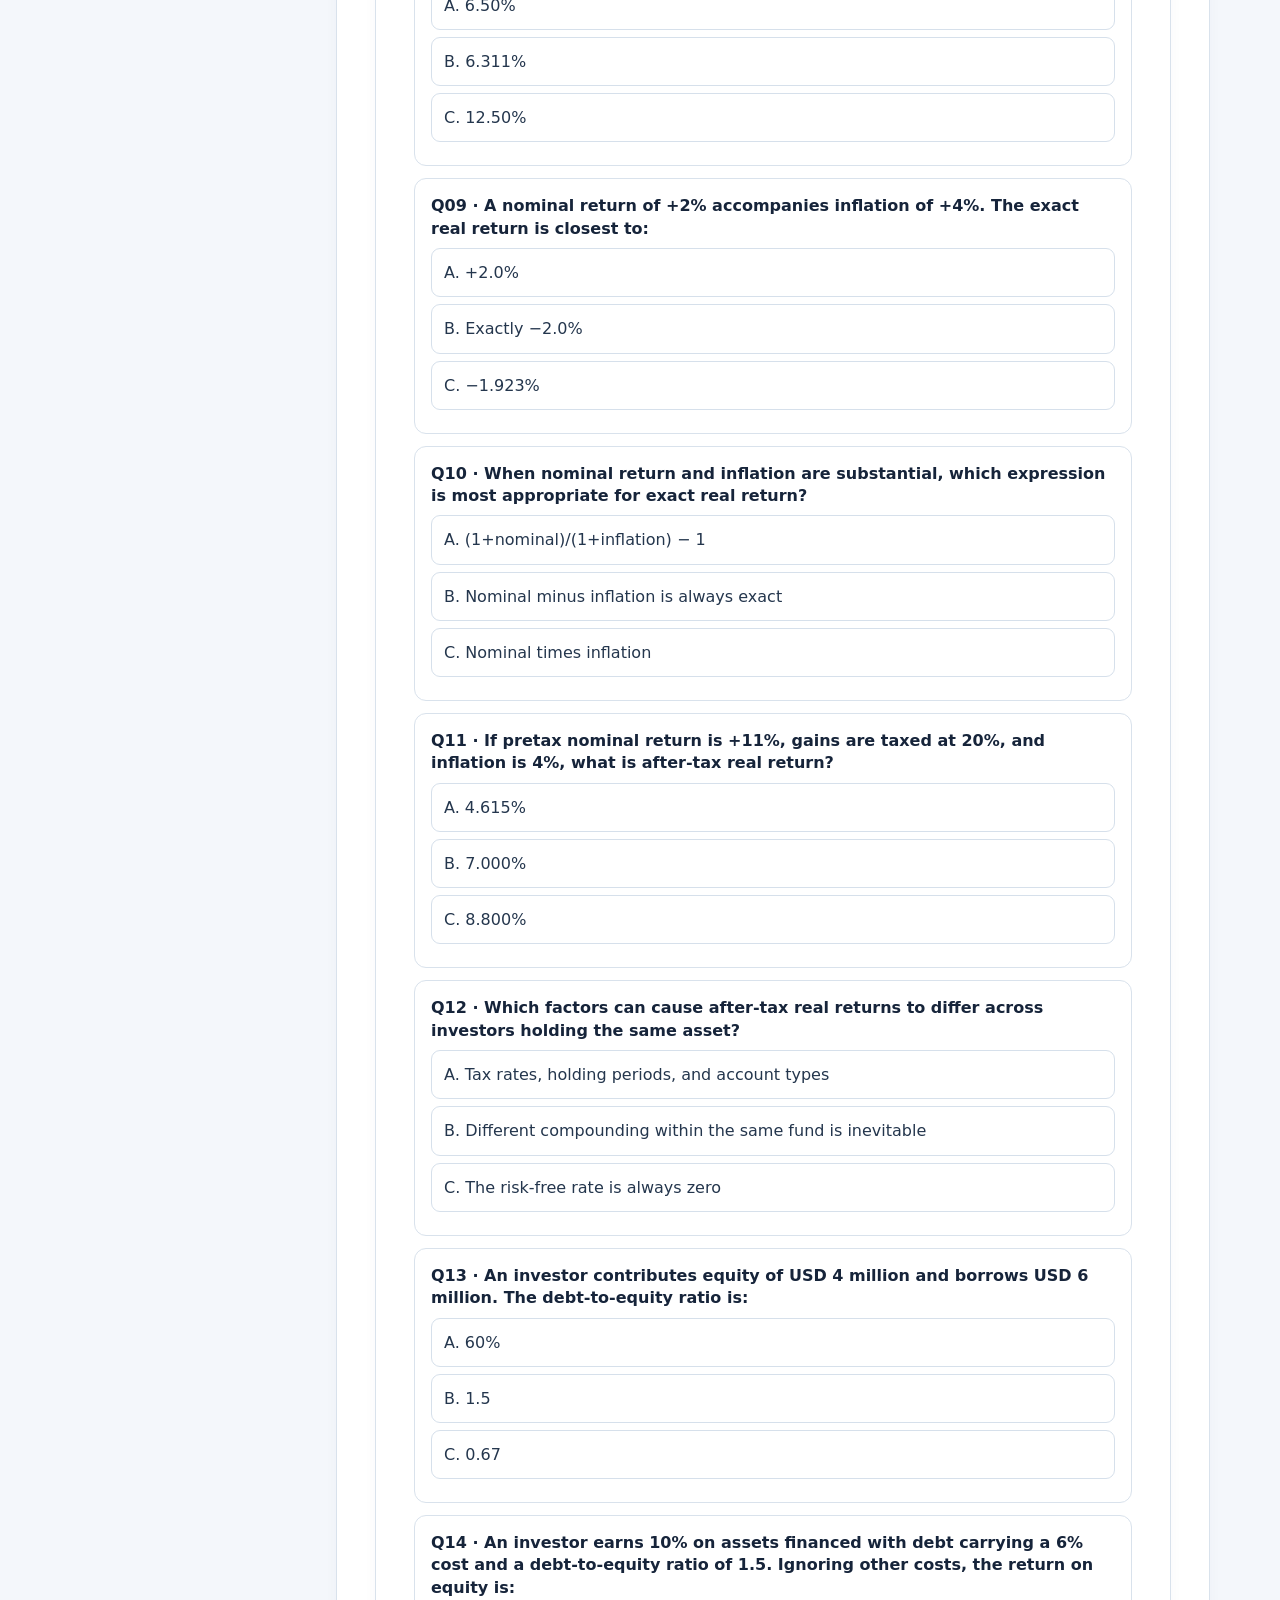
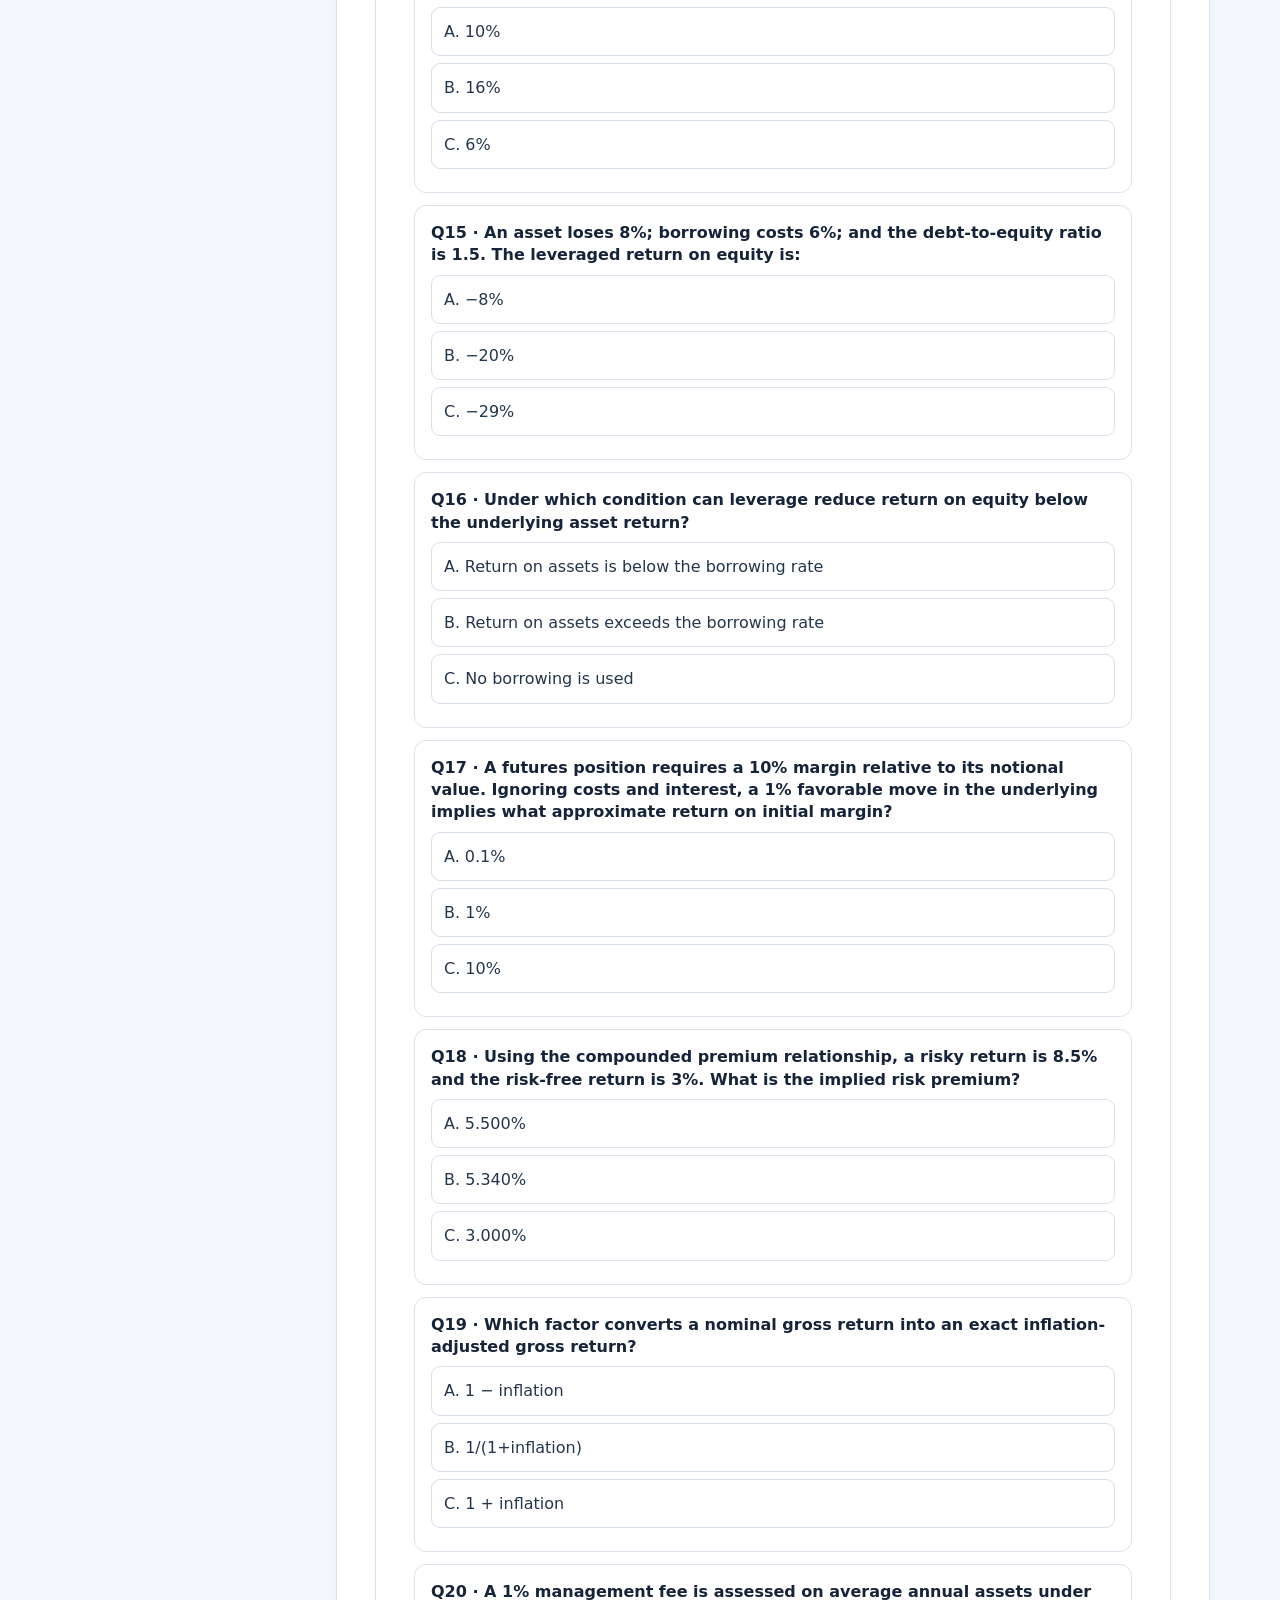
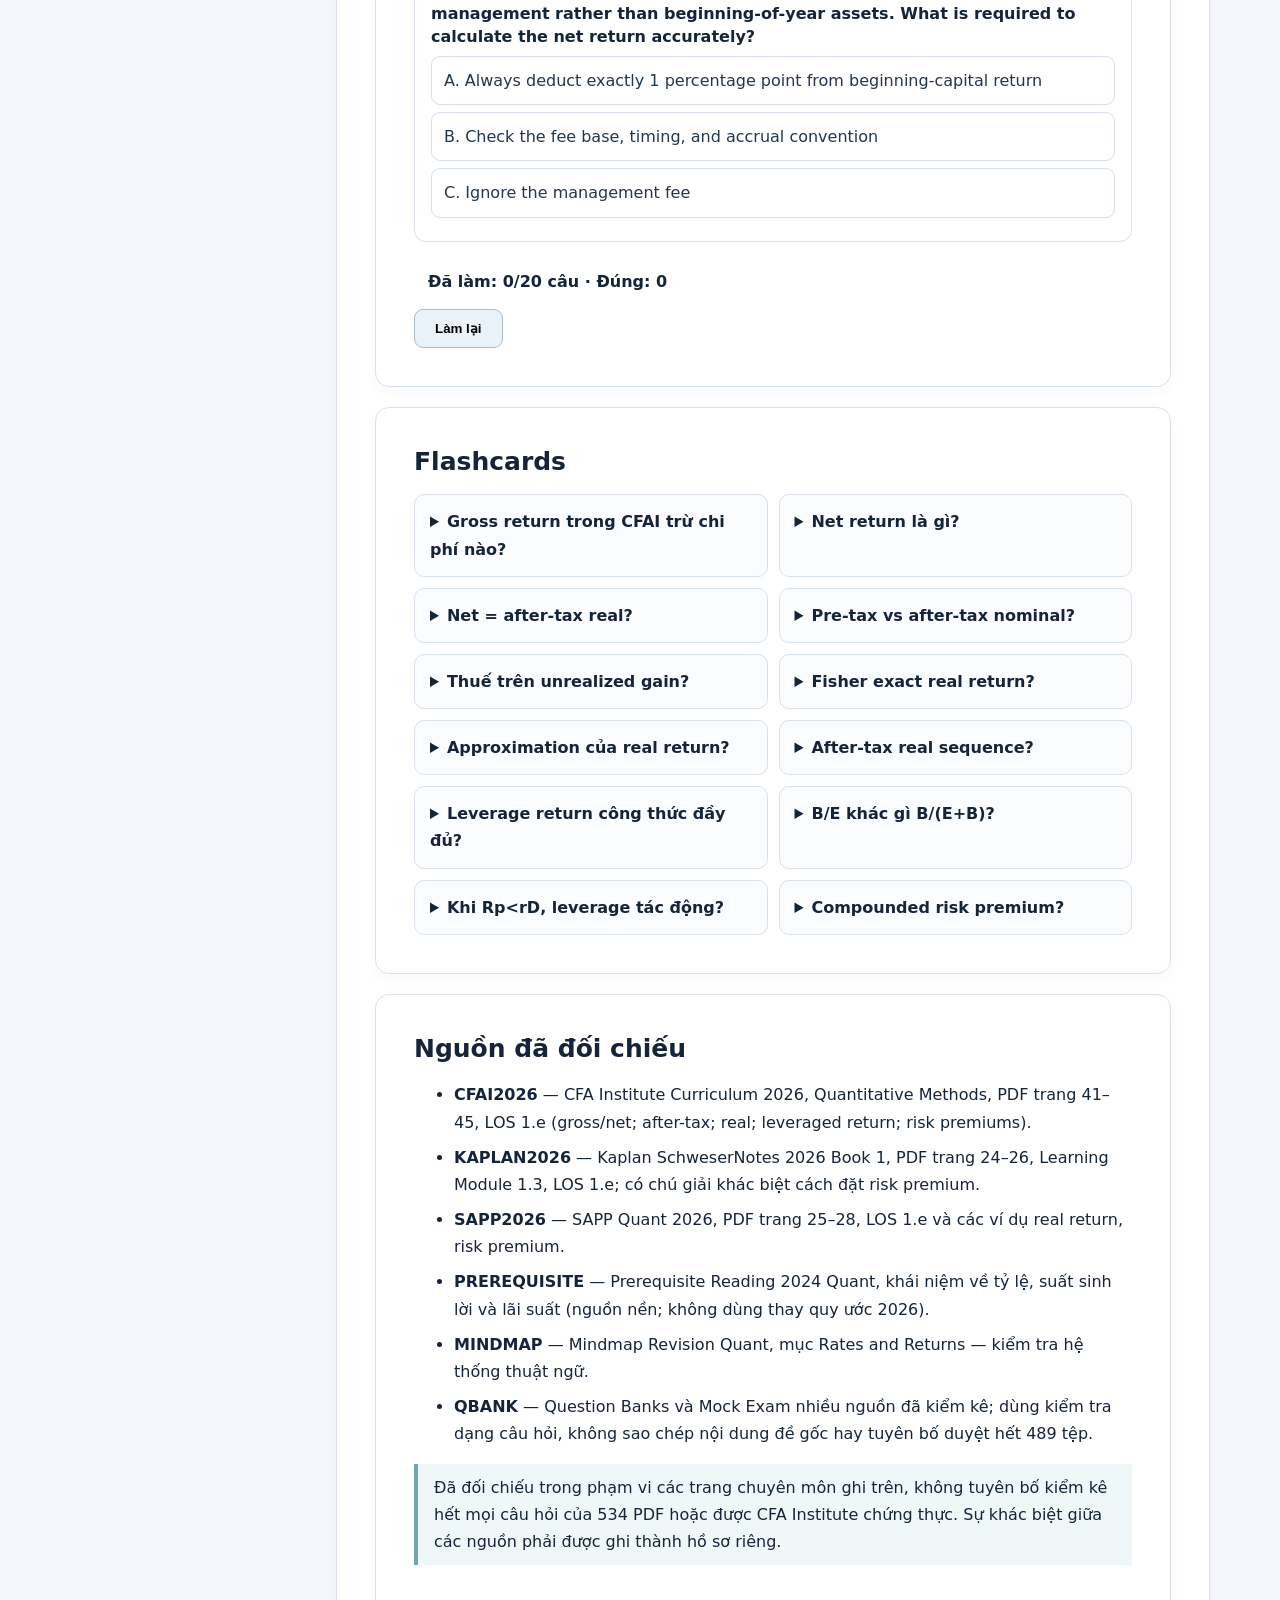
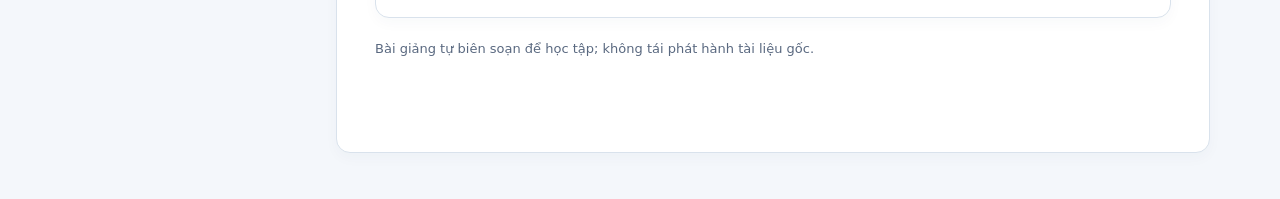
<file: sourcefirst-quant-rates-los05.html>
<!doctype html><html lang="vi"><head><meta charset="utf-8"><meta name="viewport" content="width=device-width,initial-scale=1"><title>CFA 2026 · LOS 1.e · Gross, Net, Real, After-tax and Leveraged Returns</title><style>
:root{--ink:#16243a;--muted:#5a6980;--bg:#f4f7fb;--paper:#fff;--blue:#1e5794;--line:#d9e2ec;--teal:#137d7e;--gold:#ba8135}
*{box-sizing:border-box}html{scroll-behavior:smooth}body{margin:0;background:var(--bg);color:var(--ink);font:16px/1.7 system-ui,-apple-system,"Segoe UI",sans-serif}header{background:#0e2645;color:#fff;padding:28px max(24px,calc((100vw - 1100px)/2)) 36px}header .eyebrow{font-size:12px;letter-spacing:.15em;text-transform:uppercase;color:#8bd8d3;font-weight:700}header h1{font-size:clamp(28px,4vw,44px);line-height:1.15;max-width:900px;margin:12px 0}header p{color:#c3d3e8;max-width:850px;margin:0}.shell{max-width:1180px;margin:26px auto;display:grid;grid-template-columns:240px minmax(0,1fr);gap:26px;padding:0 20px}.sidebar{align-self:start;position:sticky;top:20px;background:white;border:1px solid var(--line);border-radius:14px;padding:18px}.sidebar a{display:block;color:var(--blue);text-decoration:none;font-size:14px;padding:6px 4px}.sidebar a:hover,.sidebar a:focus{text-decoration:underline}.article{min-width:0}.paper{background:var(--paper);border:1px solid var(--line);border-radius:14px;padding:clamp(18px,3vw,38px);margin-bottom:20px;box-shadow:0 5px 14px rgba(28,55,82,.03)}h2{font-size:25px;line-height:1.3;margin:0 0 16px}h3{font-size:19px;line-height:1.35;margin:0 0 12px;color:#123d65}h4{margin:0 0 8px;line-height:1.4}p{margin:0 0 14px}.lead{font-size:18px;color:#283d55}.badgeline{display:flex;gap:9px;flex-wrap:wrap;margin:15px 0 0}.tag{display:inline-block;border-radius:99px;background:#e7f3f2;color:#115e66;font-size:12px;padding:4px 10px;font-weight:650}.tag.muted{background:#edf1f7;color:#506176}.note{border-left:4px solid #72a6b2;padding:10px 16px;background:#f0f7f9;margin:14px 0}.cards3{display:grid;grid-template-columns:repeat(3,1fr);gap:12px;margin:15px 0}.cards3 article{border:1px solid var(--line);border-radius:12px;padding:16px;background:#f9fbfe}.cards3 h4{color:#135a8b}.formula-big{border:1px solid #c5d8e9;background:#eef5fb;border-radius:10px;padding:17px;margin:12px 0;font-size:clamp(16px,2.3vw,20px);font-weight:700;letter-spacing:.01em;overflow-x:auto}.math{font-family:ui-monospace,Consolas,monospace;color:#143f68}table{border-collapse:collapse;width:100%;font-size:14px;margin:14px 0}th,td{padding:11px 12px;border:1px solid var(--line);text-align:left;vertical-align:top}th{background:#eef4f9}.spaced li{margin:7px 0}.example{border:1px solid #d9e5eb;border-radius:12px;margin:14px 0;overflow:hidden}.example .top{background:#f2f7fb;padding:12px 16px;font-weight:750}.example .body{padding:15px 18px}.example ol{margin:10px 0;padding-left:22px}.answer{color:#116f68;font-weight:750}.quiz{border:1px solid var(--line);padding:16px;border-radius:12px;margin:12px 0}.quiz h4{font-size:16px}.quiz button{width:100%;border:1px solid #d6e0eb;background:#fff;color:#24364d;display:block;text-align:left;padding:10px 12px;border-radius:9px;margin:7px 0;cursor:pointer;font:inherit}.quiz button:hover{border-color:#3879ad;background:#f1f7fc}.quiz button[disabled]{cursor:default;opacity:.8}.quiz button.correct{background:#e0f4ed;border-color:#3f9879}.quiz button.incorrect{background:#fff0ea;border-color:#c07d63}.feedback{display:none;padding:12px 14px;background:#f4f7fa;border-radius:8px;margin-top:9px}.feedback.show{display:block}.result{font-weight:750;padding:14px;margin-top:12px}.flashgrid{display:grid;grid-template-columns:repeat(2,minmax(0,1fr));gap:11px}.flashgrid details{border:1px solid var(--line);border-radius:10px;padding:13px 15px;background:#fbfcff}.flashgrid summary{font-weight:600;cursor:pointer}.source small{color:var(--muted)}.source li{margin-bottom:8px}.footerline{font-size:13px;color:var(--muted);padding-bottom:40px}.toplink{color:#c3eeec;text-decoration:none;display:inline-block;margin-bottom:14px;font-weight:650}.toplink:hover{text-decoration:underline}
@media(max-width:850px){.shell{display:block}.sidebar{position:static;margin-bottom:18px}.sidebar nav{display:flex;flex-wrap:wrap;gap:0 10px}.cards3{grid-template-columns:1fr}.flashgrid{grid-template-columns:1fr}header{padding:20px 24px 30px}}@media(max-width:500px){table{font-size:12px}th,td{padding:8px}body{font-size:15px}}

.callout{background:#fff7e9;border-left:4px solid #e5a445;padding:13px 16px;margin:15px 0}.questions-summary{margin:12px 0;color:#26506c} .quiz button:focus-visible{outline:2px solid #237d98} .examples-header{margin-top:20px}
</style></head><body><header><a class="toplink" href="index.html">← Trang chủ</a><a class="toplink" href="sourcefirst-quant-rates-los04.html" style="margin-left:18px">← LOS trước</a><div class="eyebrow">CFA Level I · 2026 · Source First</div><h1>Gross, Net, Real, After-tax and Leveraged Returns</h1><p>LOS 1.e — Lựa chọn và diễn giải các thước đo lợi nhuận phù hợp</p></header><div class="shell"><aside class="sidebar"><strong>Mục lục</strong><nav><a href="#scope">1. Vì sao phải phân biệt các tỷ lệ lợi nhuận?</a><a href="#gross-net">2. Gross return so với Net return — quy tắc chi phí theo CFAI 2026</a><a href="#pretax-tax">3. Pre-tax vs After-tax nominal return</a><a href="#real">4. Nominal vs Real: sức mua và Fisher exact</a><a href="#real-aftertax">5. After-tax real return: đúng thứ tự điều chỉnh</a><a href="#leverage">6. Leveraged return: lợi nhuận trên vốn tự có và chi phí vay</a><a href="#risk-premium">7. Risk premium nhân chính xác và quy tắc trình bày</a><a href="#examples">Ví dụ</a><a href="#questions">Câu hỏi</a><a href="#flashcards">Flashcards</a><a href="#sources">Nguồn</a></nav></aside><main class="article"><div class="note" role="note"><strong>Phiên bản 2026 v0.3:</strong> Đề và lựa chọn A/B/C đã được biên tập sang tiếng Anh; lời giải tiếp tục bằng tiếng Việt. Đang trong đợt tái kiểm định học thuật, không coi nhãn kiểm định cũ là nghiệm thu cuối cùng.</div><section class="paper"><h2>Learning Outcome 1.e</h2><p class="lead">LOS 1.e — Lựa chọn và diễn giải các thước đo lợi nhuận phù hợp</p><div class="badgeline"><span class="tag">27 ý kiến thức đối chiếu</span><span class="tag">10 ví dụ mới</span><span class="tag">20 câu luyện tập</span><span class="tag muted">Chỉ nghiệm thu phạm vi LOS này</span></div></section><section class="paper" id="scope"><h2>1. Vì sao phải phân biệt các tỷ lệ lợi nhuận?</h2><p>Để so sánh người quản lý quỹ với kết quả thực nhận của một nhà đầu tư, cần đặt các suất lợi nhuận về <b>cùng cơ sở</b>. Bốn điều chỉnh trọng tâm trong LOS 1.e là <b>fees, taxes, inflation, leverage</b>. Một tỷ lệ cao hơn chưa chắc làm nhà đầu tư có sức mua cuối kỳ cao hơn; chi phí, thuế, lạm phát và vốn vay đều quan trọng.</p><p>Trước khi tính, viết rõ đối tượng được đo: tài sản/quỹ hay <em>vốn tự có của nhà đầu tư</em>; chi phí nào đã hạch toán; thuế tính trên dòng nào; chu kỳ lạm phát có khớp kỳ đo lợi nhuận không.</p></section><section class="paper" id="gross-net"><h2>2. Gross return so với Net return — quy tắc chi phí theo CFAI 2026</h2><div class="formula-big">Gross return = Return on managed assets − Trading commissions &amp; execution expenses</div><div class="formula-big">Net return = Gross return − Management &amp; administrative expenses</div><p>Curriculum dùng <b>gross return</b> là lợi nhuận đã trừ các khoản <b>chi phí cần thiết để giao dịch</b>, nhưng <b>chưa trừ</b> phí quản lý, lưu ký và chi phí quản trị liên quan đến nhà đầu tư/quỹ. Khi so sánh <em>investment skill</em> của manager, gross có ích vì một số phí riêng của nhà đầu tư khác nhau. <b>Net return</b> phản ánh lợi nhuận quỹ tạo ra cho nhà đầu tư sau phí quản lý/hành chính; vẫn có thể là <b>pre-tax nominal</b> nếu chưa trừ thuế và chưa điều chỉnh lạm phát.</p><p>Các công thức trừ phần trăm trực tiếp trong ví dụ đúng khi tất cả thành phần được biểu diễn trên <b>cùng một vốn gốc và cùng kỳ</b>. Với phí thu theo AUM trung bình hoặc trong nhiều kỳ, phải căn cứ thời điểm tính phí và dòng tiền của đề, không tùy tiện cộng/trừ số phần trăm báo giá.</p></section><section class="paper" id="pretax-tax"><h2>3. Pre-tax vs After-tax nominal return</h2><p><b>Pre-tax nominal return</b> chưa trừ thuế, chưa điều chỉnh lạm phát. <b>After-tax nominal return</b> lấy lợi nhuận đầu tư trừ nghĩa vụ thuế liên quan đến <b>dividends, interest và realized gains</b> theo quy tắc của nhà đầu tư. Cổ tức, lãi trái phiếu và lãi vốn ngắn/dài hạn có thể chịu <b>thuế suất khác nhau</b> tùy luật và loại tài khoản. Khoản tăng giá chưa thực hiện thường khác khoản đã bán để hiện thực hóa; trái phiếu mua chiết khấu có thể chịu thuế trên lãi dồn tích trong một số chế độ.</p><div class="formula-big">R<sub>after-tax</sub> = R<sub>pre-tax</sub> − Taxes paid (as % of invested capital)</div><p>Nếu giả định toàn bộ <b>lợi nhuận</b> 8% đã hiện thực hóa và cùng chịu thuế 25%, suất sau thuế = 8%×(1−25%)=6%. Không lấy tổng vốn gốc nhân thuế 25%; thuế thường đánh vào phần thu nhập chịu thuế, trừ khi đề nói khác. Nếu nhiều nguồn thuế suất, tính thuế riêng rồi cộng. Đây là mô hình học thuật, không phải hướng dẫn thuế của bất kỳ quốc gia nào.</p></section><section class="paper" id="real"><h2>4. Nominal vs Real: sức mua và Fisher exact</h2><div class="formula-big">1+R<sub>nominal</sub> = (1+R<sub>real</sub>)(1+π)</div><div class="formula-big">R<sub>real</sub> = (1+R<sub>nominal</sub>)/(1+π) − 1</div><p>π là lạm phát <b>cùng kỳ</b>. Khi các tỷ lệ nhỏ, xấp xỉ R<sub>real</sub>≈R<sub>nominal</sub>−π; công thức chia mới là chính xác. Real return đo <b>mức tăng sức mua</b>, cho phép so sánh qua kỳ có lạm phát khác nhau; khi so các nước còn cần chú ý <b>đồng tiền của nhà đầu tư</b> và biến động tỷ giá, không đơn giản chỉ trừ lạm phát từng nước nếu lợi nhuận ở các đồng tiền khác nhau.</p><p>Ví dụ: danh mục tăng danh nghĩa 9,5%, lạm phát 3% → thực =(1,095/1,03)−1≈6,311%. Nếu nominal nhỏ hơn inflation, real return có thể âm dù danh mục sinh lời dương.</p></section><section class="paper" id="real-aftertax"><h2>5. After-tax real return: đúng thứ tự điều chỉnh</h2><div class="formula-big">R<sub>real,after-tax</sub> = (1+R<sub>nominal,after-tax</sub>)/(1+π) − 1</div><p>Thứ tự chuẩn: <b>(1) tính lợi nhuận sau phí</b> nếu mục tiêu là số thực nhận, <b>(2) trừ thuế theo căn cứ chịu thuế</b>, rồi <b>(3) chia cho lạm phát</b>. Không lấy real return trước rồi giả định thuế đánh trên real return nếu đề xác định thuế trên nominal return. Mức thuế cá nhân có thể không thể xác định chỉ từ thông tin quỹ: tùy marginal tax rate, giai đoạn nắm giữ, tài khoản miễn/hoãn thuế.</p></section><section class="paper" id="leverage"><h2>6. Leveraged return: lợi nhuận trên vốn tự có và chi phí vay</h2><p>Nếu nhà đầu tư sở hữu vốn E và vay B để mua tổng tài sản E+B, tài sản tạo suất sinh lời R<sub>p</sub>, nợ vay có lãi suất r<sub>D</sub>, giả sử cùng kỳ và bỏ qua các phí ngoài lãi vay:</p><div class="formula-big">R<sub>L</sub> = [R<sub>p</sub>(E+B) − r<sub>D</sub>B]/E</div><div class="formula-big">R<sub>L</sub> = R<sub>p</sub> + (B/E)(R<sub>p</sub>−r<sub>D</sub>)</div><p><b>B/E là debt-to-equity</b>, không phải tỷ lệ nợ trong tổng tài sản. Nếu tài sản sinh lời 10%, chi phí vay 6%, B/E=1,5 thì return trên equity = 10%+1,5×4%=16%. Nhưng nếu tài sản giảm −8%, cùng cấu trúc vốn thì R<sub>L</sub>=−8%+1,5(−8%−6%)=−29%. Đòn bẩy làm khuếch đại cả lời lẫn lỗ, có thể phát sinh margin call và bán tài sản bắt buộc.</p><p>Với future có margin chỉ bằng một phần notional, thay đổi giá trị hợp đồng / cash margin có thể gấp nhiều lần thay đổi giá tài sản cơ sở. Công thức <b>R<sub>margin</sub>≈L×R<sub>underlying</sub></b> trong trường hợp giản lược chưa tính financing cost, maintenance margin, variation margin, phí và chênh lệch giá.</p></section><section class="paper" id="risk-premium"><h2>7. Risk premium nhân chính xác và quy tắc trình bày</h2><div class="formula-big">1+R<sub>nominal risky</sub> = (1+R<sub>nominal rf</sub>)(1+RP)</div><div class="formula-big">RP = (1+R<sub>risky</sub>)/(1+R<sub>rf</sub>) − 1</div><p>Với mức sinh lời tài sản rủi ro 8,5%, T-bill 3% cùng kỳ, premium theo quy ước <b>nhân</b> của CFAI/SAPP ≈ (1,085/1,03)−1=5,340%. Chênh lệch số học là 5,5 điểm %; hai kết quả là <b>quy ước khác nhau</b>, không tự thay cách tính khi đề yêu cầu công thức nhân. Cách phân rã real risk-free × inflation × risk premium cũng cần nhất quán với quy ước của từng tài liệu; Kaplan có lưu ý cách đặt risk premium trong trình bày CFAI.</p><p>Trước khi chọn đáp án, xem đề hỏi <em>spread</em> dạng chênh lệch điểm phần trăm hay <em>premium implied by compounded identity</em>; nếu không nói rõ, bám đúng định nghĩa/công thức được yêu cầu trong bài.</p></section><section class="paper" id="examples"><h2>10 ví dụ tự biên soạn có lời giải</h2><p>Số liệu ví dụ được xây dựng lại và phải qua kiểm tra số học; không sao chép đề/đáp án có bản quyền.</p><article class="example" id="E01"><div class="top">E01 · Gross vs net với cùng kỳ</div><div class="body"><p><b>Đề:</b> Danh mục 2.000.000 USD tăng 12% trước commission. Trading commission chiếm 0,4% vốn đầu kỳ; management fee 1,1%, administration 0,3%. Tính gross và net theo giả định mọi phí cùng vốn gốc.</p><ol><li>Gross=12%−0,4%=11,6%.</li><li>Net=11,6%−1,1%−0,3%=10,2%.</li><li>Dùng gross để so skill manager và net để so kết quả quỹ cho investor trước thuế.</li></ol><p class="answer">Kết quả: Gross=11,60%; net=10,20%.</p><small>Nhóm kiến thức: gross-net</small></div></article><article class="example" id="E02"><div class="top">E02 · Hiệu ứng phí quỹ theo vốn</div><div class="body"><p><b>Đề:</b> Một quỹ có phí hành chính cố định 240.000 USD/năm và AUM đầu năm 12.000.000 USD. Cùng base, phí tương ứng bao nhiêu %?</p><ol><li>Fee%=240.000/12.000.000=0,02.</li><li>Đổi ra tỷ lệ=2,0%.</li><li>Nếu AUM gấp đôi và fixed fees không đổi, chi phí tương đương 1,0%.</li></ol><p class="answer">Kết quả: 2,00% AUM; quỹ lớn hơn có fee burden thấp hơn khi fixed costs không đổi.</p><small>Nhóm kiến thức: gross-net</small></div></article><article class="example" id="E03"><div class="top">E03 · Thuế 1 nguồn lợi nhuận</div><div class="body"><p><b>Đề:</b> Danh mục thu nhập chịu thuế 8% (đã thực hiện) trong năm và thuế suất 25% trên khoản lợi nhuận, bỏ qua các ngoại lệ.</p><ol><li>Tax charge theo % vốn gốc=8%×25%=2%.</li><li>After-tax nominal return=8%−2%=6%.</li></ol><p class="answer">Kết quả: 6,00%.</p><small>Nhóm kiến thức: pretax-tax</small></div></article><article class="example" id="E04"><div class="top">E04 · Thuế khác nhau cho lãi và cổ tức</div><div class="body"><p><b>Đề:</b> Đầu tư đầu kỳ 100.000 USD: thu lãi coupon 3.000 USD (thuế 30%) và cổ tức 1.200 USD (thuế 15%); không có gain vốn.</p><ol><li>Gross income=4.200 USD, pre-tax return=4,2%.</li><li>Tax=3.000×30%+1.200×15%=1.080 USD.</li><li>After-tax income=3.120 USD.</li></ol><p class="answer">Kết quả: After-tax nominal return=3,12%.</p><small>Nhóm kiến thức: pretax-tax</small></div></article><article class="example" id="E05"><div class="top">E05 · Fisher exact và approximate</div><div class="body"><p><b>Đề:</b> Danh mục có return danh nghĩa +9,5%, inflation +3% trong cùng kỳ.</p><ol><li>Approx real≈9,5%−3%=6,5%.</li><li>Exact real=(1,095/1,03)−1≈0,063106796.</li><li>Sai lệch≈0,1893 điểm phần trăm.</li></ol><p class="answer">Kết quả: Exact real≈6,311%; approximation≈6,5%.</p><small>Nhóm kiến thức: real</small></div></article><article class="example" id="E06"><div class="top">E06 · Nominal dương nhưng real âm</div><div class="body"><p><b>Đề:</b> Khoản tiền tăng danh nghĩa 2%, inflation 4%.</p><ol><li>Real=(1,02/1,04)−1≈−0,01923077.</li><li>Sức mua cuối kỳ thấp hơn đầu kỳ dù nominal return dương.</li></ol><p class="answer">Kết quả: Real≈−1,923%.</p><small>Nhóm kiến thức: real</small></div></article><article class="example" id="E07"><div class="top">E07 · After-tax real đúng thứ tự</div><div class="body"><p><b>Đề:</b> Net nominal return 11% đã thực hiện, thuế 20% trên toàn bộ return, lạm phát 4%.</p><ol><li>After-tax nominal=11%×(1−20%)=8,8%.</li><li>After-tax real=1,088/1,04−1≈0,046153846.</li><li>Không tính thuế 20% trên real 11%-4% trước.</li></ol><p class="answer">Kết quả: After-tax real≈4,615%.</p><small>Nhóm kiến thức: real-aftertax</small></div></article><article class="example" id="E08"><div class="top">E08 · Leverage tăng return trên equity</div><div class="body"><p><b>Đề:</b> E=4 triệu, B=6 triệu, portfolio Rp=10%, borrowing rD=6%, cùng một năm.</p><ol><li>B/E=6/4=1,5.</li><li>RL=10%+1,5×(10%−6%)=16%.</li><li>Kiểm tra tiền: tổng asset profit=1 triệu, interest=0,36 triệu, net profit=0,64 triệu; /4 triệu=16%.</li></ol><p class="answer">Kết quả: RL=16,00%.</p><small>Nhóm kiến thức: leverage</small></div></article><article class="example" id="E09"><div class="top">E09 · Leverage khuếch đại loss</div><div class="body"><p><b>Đề:</b> Cùng E=4 triệu, B=6 triệu và rD=6%, portfolio giảm 8%.</p><ol><li>RL=−8%+1,5×(−8%−6%)=−29%.</li><li>Tiền: −0,8 triệu asset loss−0,36 triệu interest=−1,16 triệu; /4=−29%.</li></ol><p class="answer">Kết quả: RL=−29,00%.</p><small>Nhóm kiến thức: leverage</small></div></article><article class="example" id="E10"><div class="top">E10 · Risk premium compounded</div><div class="body"><p><b>Đề:</b> Asset risky có nominal return 8,5%; nominal risk-free return 3%, cùng kỳ.</p><ol><li>Theo gross factor: RP=(1,085/1,03)−1.</li><li>RP≈0,053398058.</li><li>Chênh lệch số học 8,5%−3,0%=5,5 điểm %; không cùng công thức.</li></ol><p class="answer">Kết quả: Compounded RP≈5,340%; simple spread=5,5 điểm phần trăm.</p><small>Nhóm kiến thức: risk-premium</small></div></article><section class="paper" id="questions"><h2>20 câu hỏi tự luyện có giải thích</h2><p>Chọn một phương án để xem đáp án và cách suy luận. Không dùng nguyên văn câu hỏi từ nguồn.</p><article class="quiz" data-qid="Q01" data-answer="1"><h4>Q01 · Under the CFA 2026 convention, which cost is already deducted when reporting gross investment return?</h4><button type="button" data-choice="0">A. Annual management fee</button><button type="button" data-choice="1">B. Trading commission and execution expenses</button><button type="button" data-choice="2">C. Investor's capital gains tax</button><div class="feedback" role="status" data-base="Gross đã trừ trading commission/execution expenses, chưa trừ phí quản lý. CFAI PDF p41.">Gross đã trừ trading commission/execution expenses, chưa trừ phí quản lý. CFAI PDF p41.</div></article><article class="quiz" data-qid="Q02" data-answer="0"><h4>Q02 · Gross return is 10%; management and administrative fees are 1% and 0.4%, respectively, each assessed on beginning capital. What is net return?</h4><button type="button" data-choice="0">A. 8.6%</button><button type="button" data-choice="1">B. 9.4%</button><button type="button" data-choice="2">C. 10.0%</button><div class="feedback" role="status" data-base="Gross đã trừ trading costs; khi management và admin đều trên cùng vốn gốc, net =10%−1%−0,4%=8,6%.">Gross đã trừ trading costs; khi management và admin đều trên cùng vốn gốc, net =10%−1%−0,4%=8,6%.</div></article><article class="quiz" data-qid="Q03" data-answer="0"><h4>Q03 · Why might gross return be useful when comparing investment managers?</h4><button type="button" data-choice="0">A. It helps compare investment skill before investor-specific management fees</button><button type="button" data-choice="1">B. It already excludes every tax</button><button type="button" data-choice="2">C. It is necessarily equal to real return</button><div class="feedback" role="status" data-base="Gross tách các phí riêng của investors, cho phép so investment management skill.">Gross tách các phí riêng của investors, cho phép so investment management skill.</div></article><article class="quiz" data-qid="Q04" data-answer="1"><h4>Q04 · A net return stated before adjustments for inflation and income tax is best described as:</h4><button type="button" data-choice="0">A. After-tax real return</button><button type="button" data-choice="1">B. Pre-tax nominal return</button><button type="button" data-choice="2">C. Real risk-free return</button><div class="feedback" role="status" data-base="Net sau chi phí quản lý vẫn có thể là pre-tax nominal.">Net sau chi phí quản lý vẫn có thể là pre-tax nominal.</div></article><article class="quiz" data-qid="Q05" data-answer="0"><h4>Q05 · If an investment's gain is 8% and a 25% tax applies to that gain, its after-tax nominal return is:</h4><button type="button" data-choice="0">A. 6%</button><button type="button" data-choice="1">B. 8%</button><button type="button" data-choice="2">C. 2%</button><div class="feedback" role="status" data-base="Thuế 2 điểm % trên return 8%; after-tax =8%×0,75=6%.">Thuế 2 điểm % trên return 8%; after-tax =8%×0,75=6%.</div></article><article class="quiz" data-qid="Q06" data-answer="1"><h4>Q06 · An investor receives USD 3,000 of interest taxed at 30% and USD 1,200 of dividends taxed at 15%. Total tax is:</h4><button type="button" data-choice="0">A. USD 1,260</button><button type="button" data-choice="1">B. USD 1,080</button><button type="button" data-choice="2">C. USD 900</button><div class="feedback" role="status" data-base="Áp dụng thuế riêng cho từng loại thu nhập: 3.000×30%=900 và 1.200×15%=180; tổng thuế 1.080 USD.">Áp dụng thuế riêng cho từng loại thu nhập: 3.000×30%=900 và 1.200×15%=180; tổng thuế 1.080 USD.</div></article><article class="quiz" data-qid="Q07" data-answer="0"><h4>Q07 · Which item is NOT automatically taxed at the same time and in the same way as a realized capital gain?</h4><button type="button" data-choice="0">A. An unrealized gain</button><button type="button" data-choice="1">B. A dividend already received</button><button type="button" data-choice="2">C. A coupon already received</button><div class="feedback" role="status" data-base="Các quy định tax có thể phân biệt realized gains, unrealized gains và accrual.">Các quy định tax có thể phân biệt realized gains, unrealized gains và accrual.</div></article><article class="quiz" data-qid="Q08" data-answer="1"><h4>Q08 · An investment earns a 9.5% nominal return while inflation is 3%. The exact real return is closest to:</h4><button type="button" data-choice="0">A. 6.50%</button><button type="button" data-choice="1">B. 6.311%</button><button type="button" data-choice="2">C. 12.50%</button><div class="feedback" role="status" data-base="Real exact dựa trên tỷ số gross nominal và gross inflation: (1,095/1,03)−1≈6,311%, khác xấp xỉ 6,5%.">Real exact dựa trên tỷ số gross nominal và gross inflation: (1,095/1,03)−1≈6,311%, khác xấp xỉ 6,5%.</div></article><article class="quiz" data-qid="Q09" data-answer="2"><h4>Q09 · A nominal return of +2% accompanies inflation of +4%. The exact real return is closest to:</h4><button type="button" data-choice="0">A. +2.0%</button><button type="button" data-choice="1">B. Exactly −2.0%</button><button type="button" data-choice="2">C. −1.923%</button><div class="feedback" role="status" data-base="Mức tăng giá hàng hóa vượt lợi suất danh nghĩa; dùng Fisher exact (1,02/1,04)−1≈−1,923% sức mua.">Mức tăng giá hàng hóa vượt lợi suất danh nghĩa; dùng Fisher exact (1,02/1,04)−1≈−1,923% sức mua.</div></article><article class="quiz" data-qid="Q10" data-answer="0"><h4>Q10 · When nominal return and inflation are substantial, which expression is most appropriate for exact real return?</h4><button type="button" data-choice="0">A. (1+nominal)/(1+inflation) − 1</button><button type="button" data-choice="1">B. Nominal minus inflation is always exact</button><button type="button" data-choice="2">C. Nominal times inflation</button><div class="feedback" role="status" data-base="Fisher exact chia hai gross factors; hiệu số là approximation.">Fisher exact chia hai gross factors; hiệu số là approximation.</div></article><article class="quiz" data-qid="Q11" data-answer="0"><h4>Q11 · If pretax nominal return is +11%, gains are taxed at 20%, and inflation is 4%, what is after-tax real return?</h4><button type="button" data-choice="0">A. 4.615%</button><button type="button" data-choice="1">B. 7.000%</button><button type="button" data-choice="2">C. 8.800%</button><div class="feedback" role="status" data-base="After-tax nominal=8,8%; 1,088/1,04−1≈4,615%.">After-tax nominal=8,8%; 1,088/1,04−1≈4,615%.</div></article><article class="quiz" data-qid="Q12" data-answer="0"><h4>Q12 · Which factors can cause after-tax real returns to differ across investors holding the same asset?</h4><button type="button" data-choice="0">A. Tax rates, holding periods, and account types</button><button type="button" data-choice="1">B. Different compounding within the same fund is inevitable</button><button type="button" data-choice="2">C. The risk-free rate is always zero</button><div class="feedback" role="status" data-base="Curriculum nêu tax varies with investor rates, duration, account type.">Curriculum nêu tax varies with investor rates, duration, account type.</div></article><article class="quiz" data-qid="Q13" data-answer="1"><h4>Q13 · An investor contributes equity of USD 4 million and borrows USD 6 million. The debt-to-equity ratio is:</h4><button type="button" data-choice="0">A. 60%</button><button type="button" data-choice="1">B. 1.5</button><button type="button" data-choice="2">C. 0.67</button><div class="feedback" role="status" data-base="Cần phân biệt tỷ số: debt-to-equity B/E=6/4=1,5, trong khi tỷ lệ nợ trên tổng vốn B/(B+E)=6/10=60%.">Cần phân biệt tỷ số: debt-to-equity B/E=6/4=1,5, trong khi tỷ lệ nợ trên tổng vốn B/(B+E)=6/10=60%.</div></article><article class="quiz" data-qid="Q14" data-answer="1"><h4>Q14 · An investor earns 10% on assets financed with debt carrying a 6% cost and a debt-to-equity ratio of 1.5. Ignoring other costs, the return on equity is:</h4><button type="button" data-choice="0">A. 10%</button><button type="button" data-choice="1">B. 16%</button><button type="button" data-choice="2">C. 6%</button><div class="feedback" role="status" data-base="Sử dụng return trên equity sau lãi vay: RL=Rp+(B/E)(Rp−rD)=10%+1,5×4%=16%; không phải 10% của tài sản.">Sử dụng return trên equity sau lãi vay: RL=Rp+(B/E)(Rp−rD)=10%+1,5×4%=16%; không phải 10% của tài sản.</div></article><article class="quiz" data-qid="Q15" data-answer="2"><h4>Q15 · An asset loses 8%; borrowing costs 6%; and the debt-to-equity ratio is 1.5. The leveraged return on equity is:</h4><button type="button" data-choice="0">A. −8%</button><button type="button" data-choice="1">B. −20%</button><button type="button" data-choice="2">C. −29%</button><div class="feedback" role="status" data-base="Chi phí vay vẫn phải thanh toán khi tài sản lỗ: RL=−8%+1,5×(−8%−6%)=−29%, mức thua lỗ khuếch đại.">Chi phí vay vẫn phải thanh toán khi tài sản lỗ: RL=−8%+1,5×(−8%−6%)=−29%, mức thua lỗ khuếch đại.</div></article><article class="quiz" data-qid="Q16" data-answer="0"><h4>Q16 · Under which condition can leverage reduce return on equity below the underlying asset return?</h4><button type="button" data-choice="0">A. Return on assets is below the borrowing rate</button><button type="button" data-choice="1">B. Return on assets exceeds the borrowing rate</button><button type="button" data-choice="2">C. No borrowing is used</button><div class="feedback" role="status" data-base="Theo RL=Rp+(B/E)(Rp−rD), khi borrowing cost cao hơn asset return thì phần điều chỉnh mang dấu âm, làm giảm lợi nhuận vốn chủ.">Theo RL=Rp+(B/E)(Rp−rD), khi borrowing cost cao hơn asset return thì phần điều chỉnh mang dấu âm, làm giảm lợi nhuận vốn chủ.</div></article><article class="quiz" data-qid="Q17" data-answer="2"><h4>Q17 · A futures position requires a 10% margin relative to its notional value. Ignoring costs and interest, a 1% favorable move in the underlying implies what approximate return on initial margin?</h4><button type="button" data-choice="0">A. 0.1%</button><button type="button" data-choice="1">B. 1%</button><button type="button" data-choice="2">C. 10%</button><div class="feedback" role="status" data-base="Leverage notional/margin=10, return on posted margin ~1%×10=10%.">Leverage notional/margin=10, return on posted margin ~1%×10=10%.</div></article><article class="quiz" data-qid="Q18" data-answer="1"><h4>Q18 · Using the compounded premium relationship, a risky return is 8.5% and the risk-free return is 3%. What is the implied risk premium?</h4><button type="button" data-choice="0">A. 5.500%</button><button type="button" data-choice="1">B. 5.340%</button><button type="button" data-choice="2">C. 3.000%</button><div class="feedback" role="status" data-base="1,085/1,03−1≈5,340%. 5,5pp là arithmetic difference.">1,085/1,03−1≈5,340%. 5,5pp là arithmetic difference.</div></article><article class="quiz" data-qid="Q19" data-answer="1"><h4>Q19 · Which factor converts a nominal gross return into an exact inflation-adjusted gross return?</h4><button type="button" data-choice="0">A. 1 − inflation</button><button type="button" data-choice="1">B. 1/(1+inflation)</button><button type="button" data-choice="2">C. 1 + inflation</button><div class="feedback" role="status" data-base="Gross nominal factor chia gross inflation factor.">Gross nominal factor chia gross inflation factor.</div></article><article class="quiz" data-qid="Q20" data-answer="1"><h4>Q20 · A 1% management fee is assessed on average annual assets under management rather than beginning-of-year assets. What is required to calculate the net return accurately?</h4><button type="button" data-choice="0">A. Always deduct exactly 1 percentage point from beginning-capital return</button><button type="button" data-choice="1">B. Check the fee base, timing, and accrual convention</button><button type="button" data-choice="2">C. Ignore the management fee</button><div class="feedback" role="status" data-base="Phải đồng bộ đơn vị phí và return; phép trừ trực tiếp chỉ đúng khi cùng cơ sở và cùng kỳ.">Phải đồng bộ đơn vị phí và return; phép trừ trực tiếp chỉ đúng khi cùng cơ sở và cùng kỳ.</div></article><div id="score" class="result" role="status">Đã làm: 0/20 câu · Đúng: 0</div><button type="button" id="reset-quiz" style="padding:11px 20px;border:1px solid #a9bdcf;background:#e9f2f9;border-radius:9px;cursor:pointer;font-weight:650">Làm lại</button></section><section class="paper" id="flashcards"><h2>Flashcards</h2><div class="flashgrid"><details><summary>Gross return trong CFAI trừ chi phí nào?</summary><p>Trừ commission/trading execution, nhưng chưa trừ management/admin và personal tax.</p></details><details><summary>Net return là gì?</summary><p>Gross sau khi trừ managerial và administrative expenses theo quy ước của cùng kỳ.</p></details><details><summary>Net = after-tax real?</summary><p>Không. Net của quỹ vẫn có thể pre-tax nominal.</p></details><details><summary>Pre-tax vs after-tax nominal?</summary><p>After-tax trừ tax trên dividends, interest, realized gains theo luật và tình huống của investor.</p></details><details><summary>Thuế trên unrealized gain?</summary><p>Không tự giả định giống realized gain; tax rules và accrual (discount bond) có ngoại lệ.</p></details><details><summary>Fisher exact real return?</summary><p>(1+Rnominal)/(1+inflation)−1.</p></details><details><summary>Approximation của real return?</summary><p>Rnominal−inflation, không exact nếu tỷ lệ lớn.</p></details><details><summary>After-tax real sequence?</summary><p>Sau phí (nếu net) → sau thuế → chia gross inflation factor.</p></details><details><summary>Leverage return công thức đầy đủ?</summary><p>RL=[Rp(E+B)−rD×B]/E = Rp+(B/E)(Rp−rD).</p></details><details><summary>B/E khác gì B/(E+B)?</summary><p>B/E là debt-to-equity; B/(E+B) là debt share of assets.</p></details><details><summary>Khi Rp&lt;rD, leverage tác động?</summary><p>Giảm return trên equity so với return của asset.</p></details><details><summary>Compounded risk premium?</summary><p>(1+Rrisky)/(1+Rrf)−1 (khác arithmetic spread).</p></details></div></section><section class="paper source" id="sources"><h2>Nguồn đã đối chiếu</h2><ul><li><b>CFAI2026</b> — CFA Institute Curriculum 2026, Quantitative Methods, PDF trang 41–45, LOS 1.e (gross/net; after-tax; real; leveraged return; risk premiums).</li><li><b>KAPLAN2026</b> — Kaplan SchweserNotes 2026 Book 1, PDF trang 24–26, Learning Module 1.3, LOS 1.e; có chú giải khác biệt cách đặt risk premium.</li><li><b>SAPP2026</b> — SAPP Quant 2026, PDF trang 25–28, LOS 1.e và các ví dụ real return, risk premium.</li><li><b>PREREQUISITE</b> — Prerequisite Reading 2024 Quant, khái niệm về tỷ lệ, suất sinh lời và lãi suất (nguồn nền; không dùng thay quy ước 2026).</li><li><b>MINDMAP</b> — Mindmap Revision Quant, mục Rates and Returns — kiểm tra hệ thống thuật ngữ.</li><li><b>QBANK</b> — Question Banks và Mock Exam nhiều nguồn đã kiểm kê; dùng kiểm tra dạng câu hỏi, không sao chép nội dung đề gốc hay tuyên bố duyệt hết 489 tệp.</li></ul><div class="note">Đã đối chiếu trong phạm vi các trang chuyên môn ghi trên, không tuyên bố kiểm kê hết mọi câu hỏi của 534 PDF hoặc được CFA Institute chứng thực. Sự khác biệt giữa các nguồn phải được ghi thành hồ sơ riêng.</div></section><p class="footerline">Bài giảng tự biên soạn để học tập; không tái phát hành tài liệu gốc.</p></main></div><script>(()=>{'use strict';const qs=[...document.querySelectorAll('.quiz')],done=new Map();const update=()=>document.querySelector('#score').textContent=`Đã làm: ${done.size}/${qs.length} câu · Đúng: ${[...done.values()].filter(Boolean).length}`;qs.forEach(q=>q.querySelectorAll('button[data-choice]').forEach(b=>b.addEventListener('click',()=>{const id=q.dataset.qid;if(done.has(id))return;const choice=Number(b.dataset.choice),ans=Number(q.dataset.answer);done.set(id,choice===ans);q.querySelectorAll('button[data-choice]').forEach(x=>{x.disabled=true;if(Number(x.dataset.choice)===ans)x.classList.add('correct');else if(x===b)x.classList.add('incorrect')});const fb=q.querySelector('.feedback');fb.textContent=(choice===ans?'Đúng. ':'Chưa đúng. ')+fb.dataset.base;fb.classList.add('show');update()})));document.querySelector('#reset-quiz').addEventListener('click',()=>{done.clear();qs.forEach(q=>{q.querySelectorAll('button').forEach(x=>{x.disabled=false;x.classList.remove('correct','incorrect')});const fb=q.querySelector('.feedback');fb.textContent=fb.dataset.base;fb.classList.remove('show')});update()});update()})();</script></body></html>
</file>
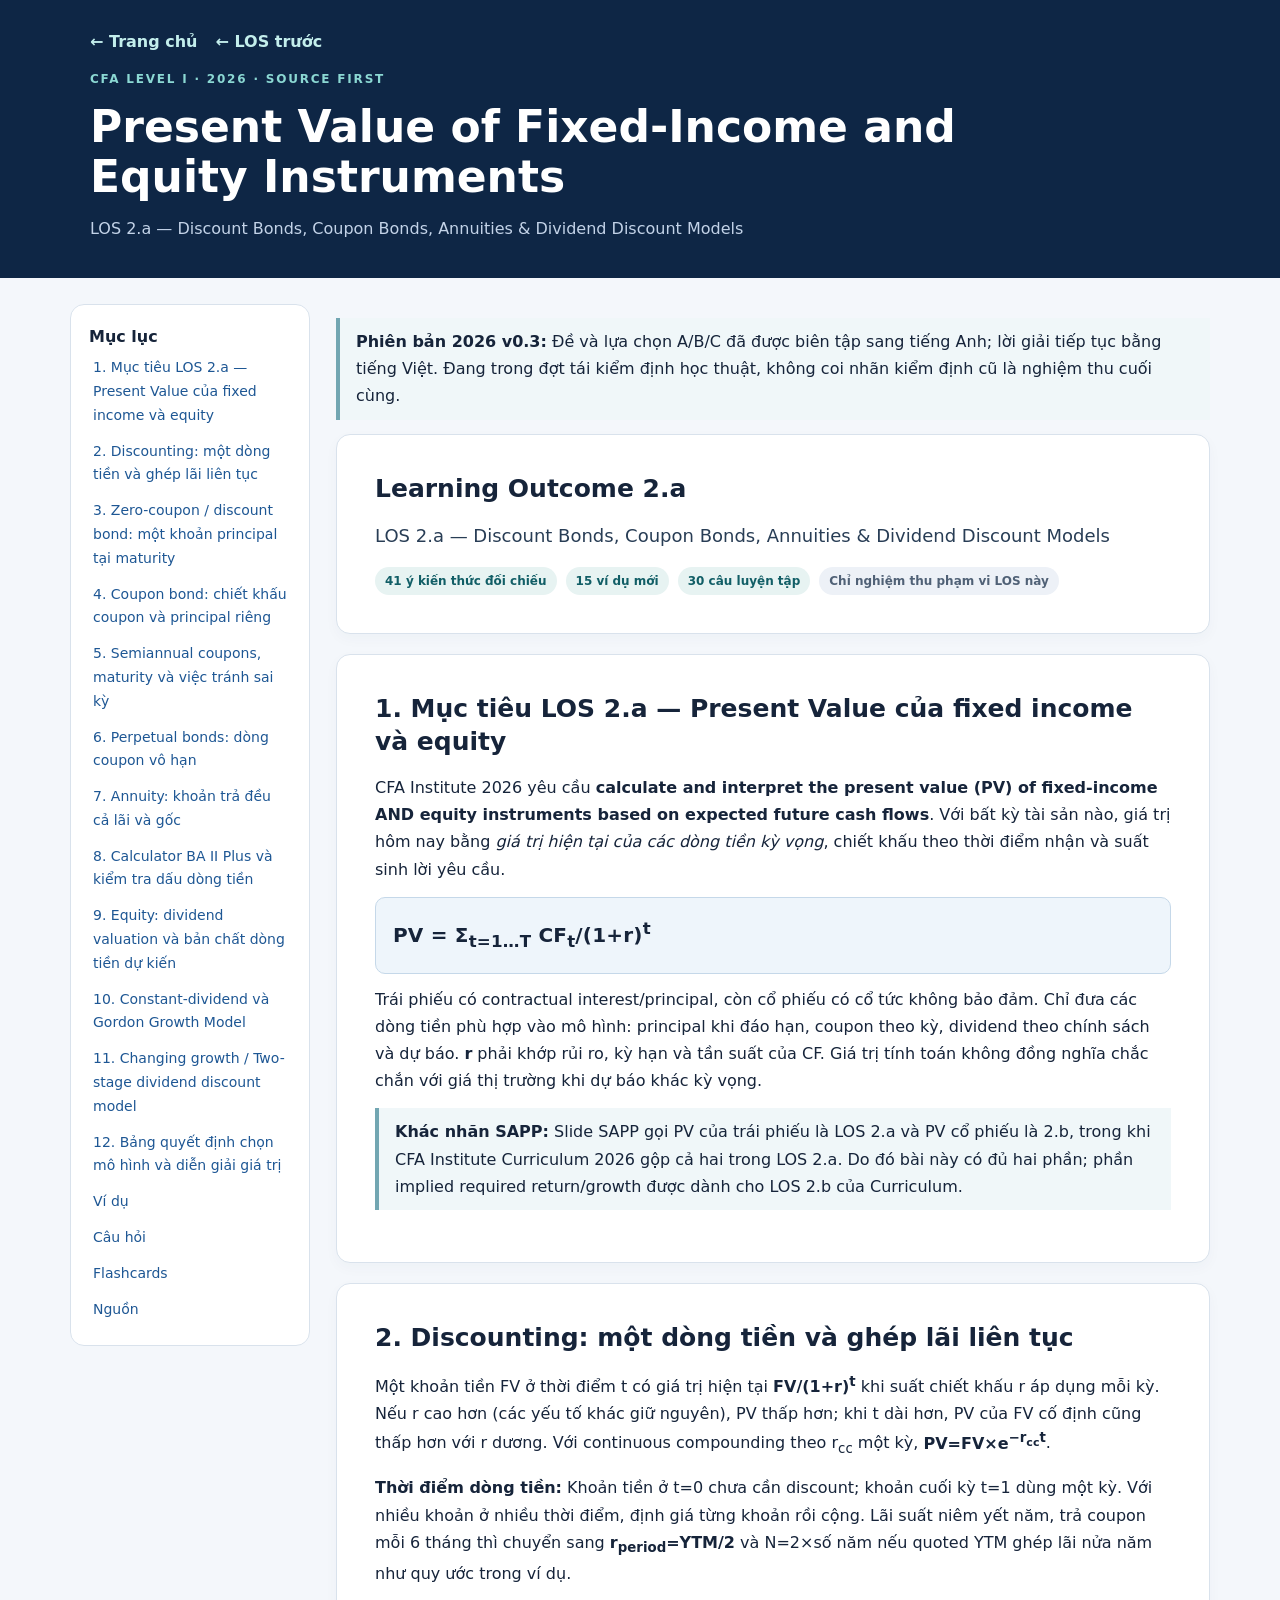
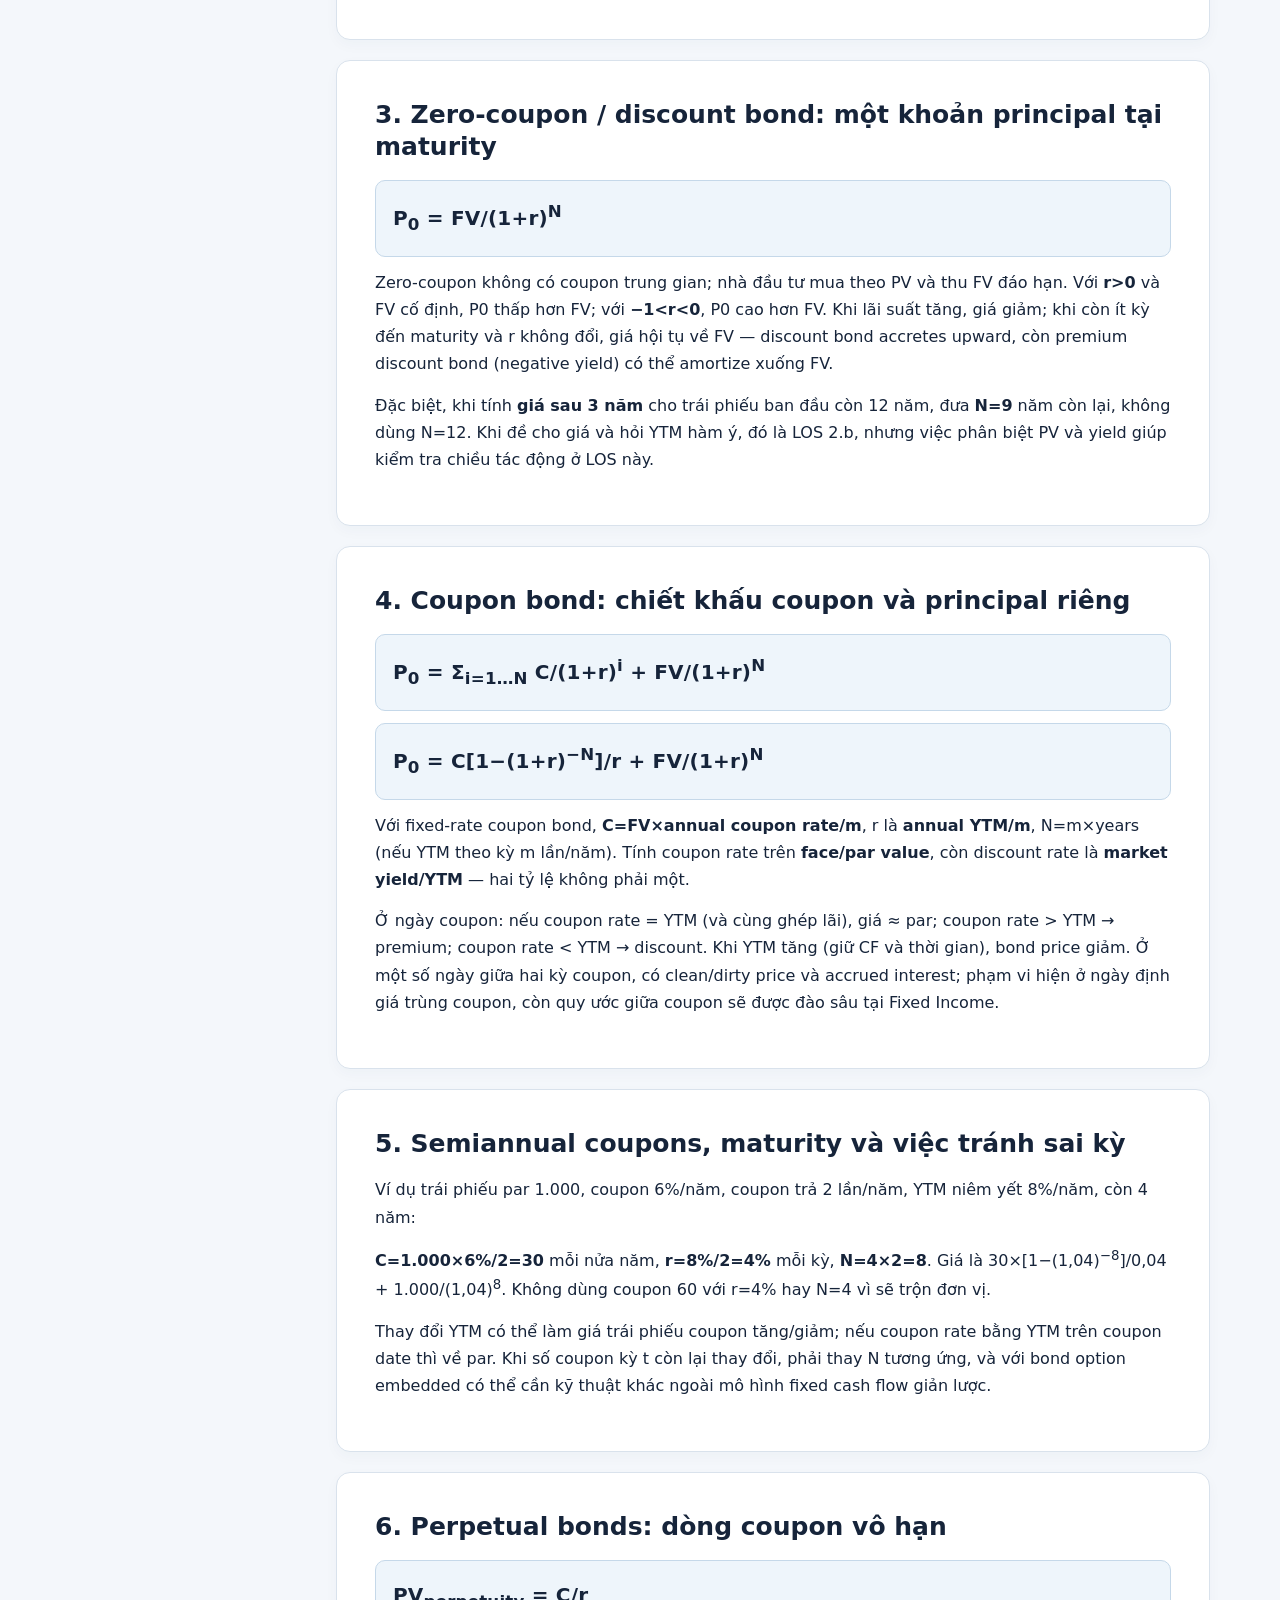
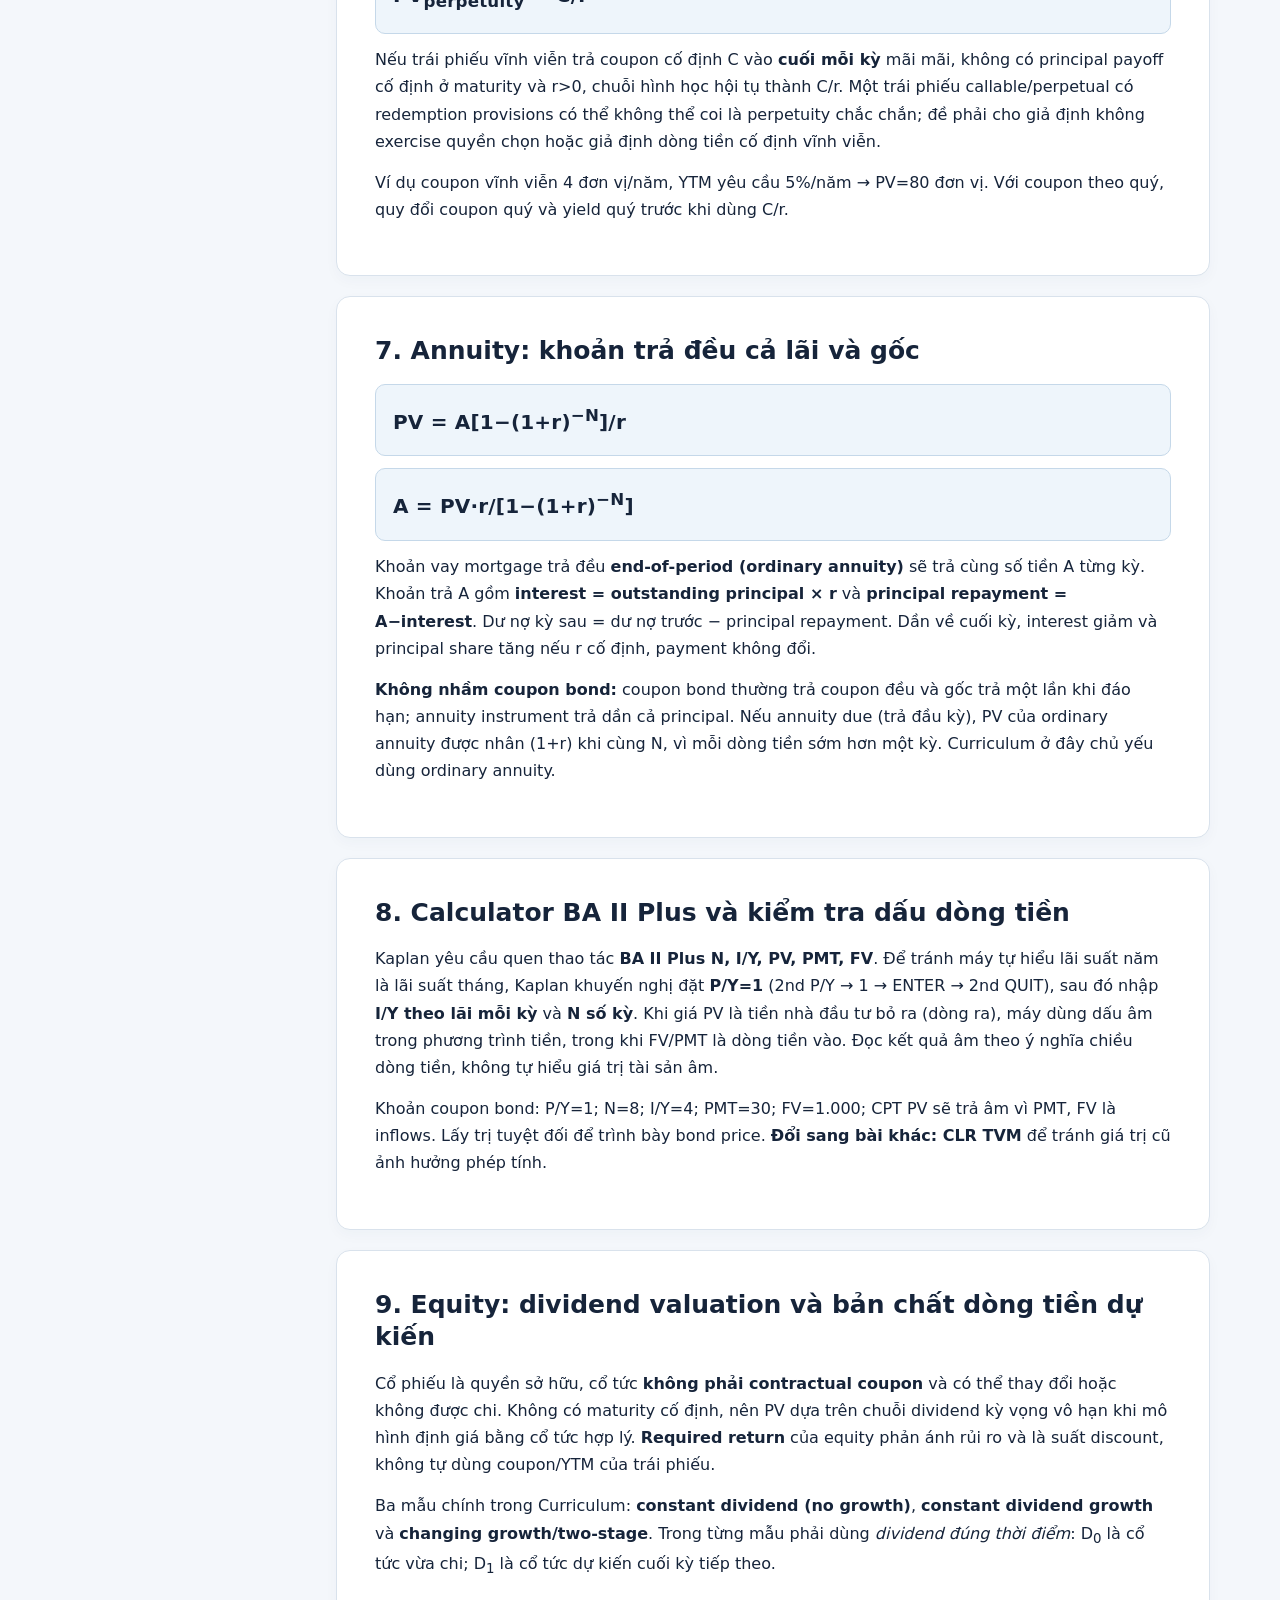
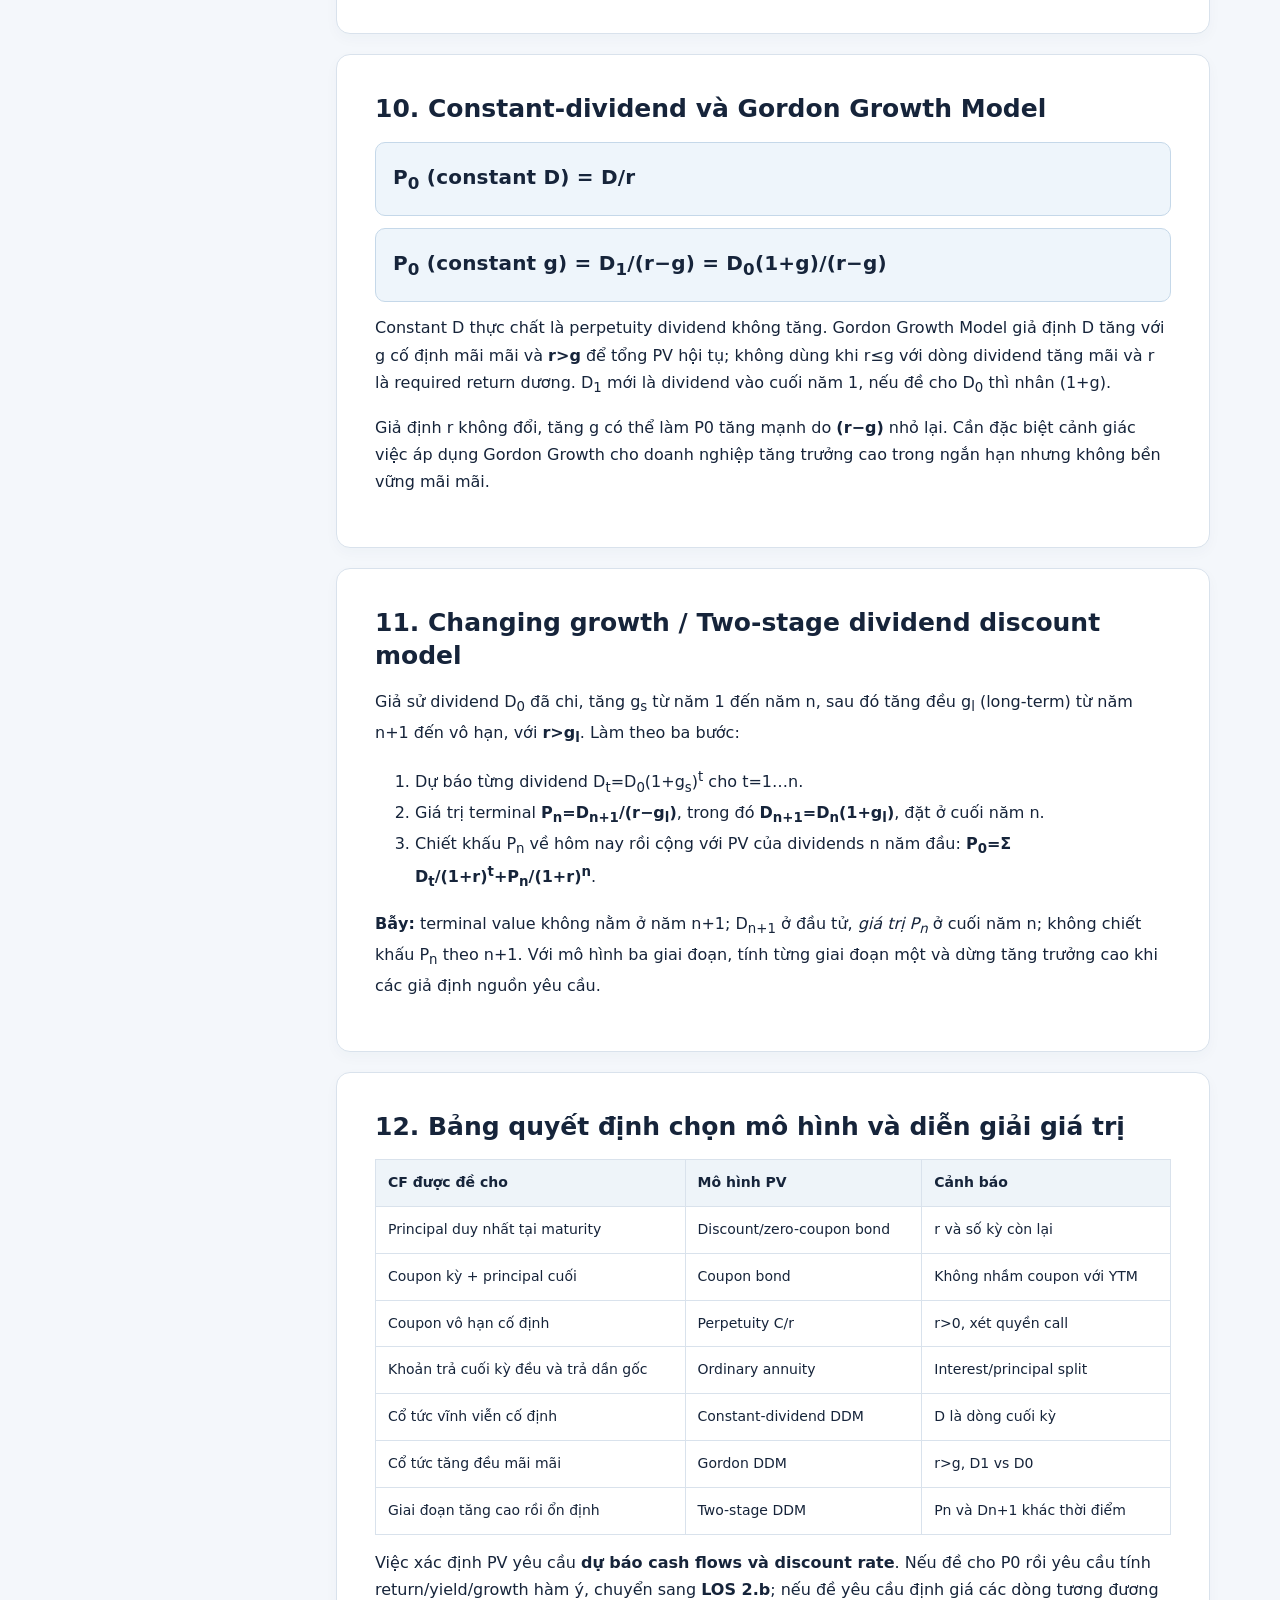
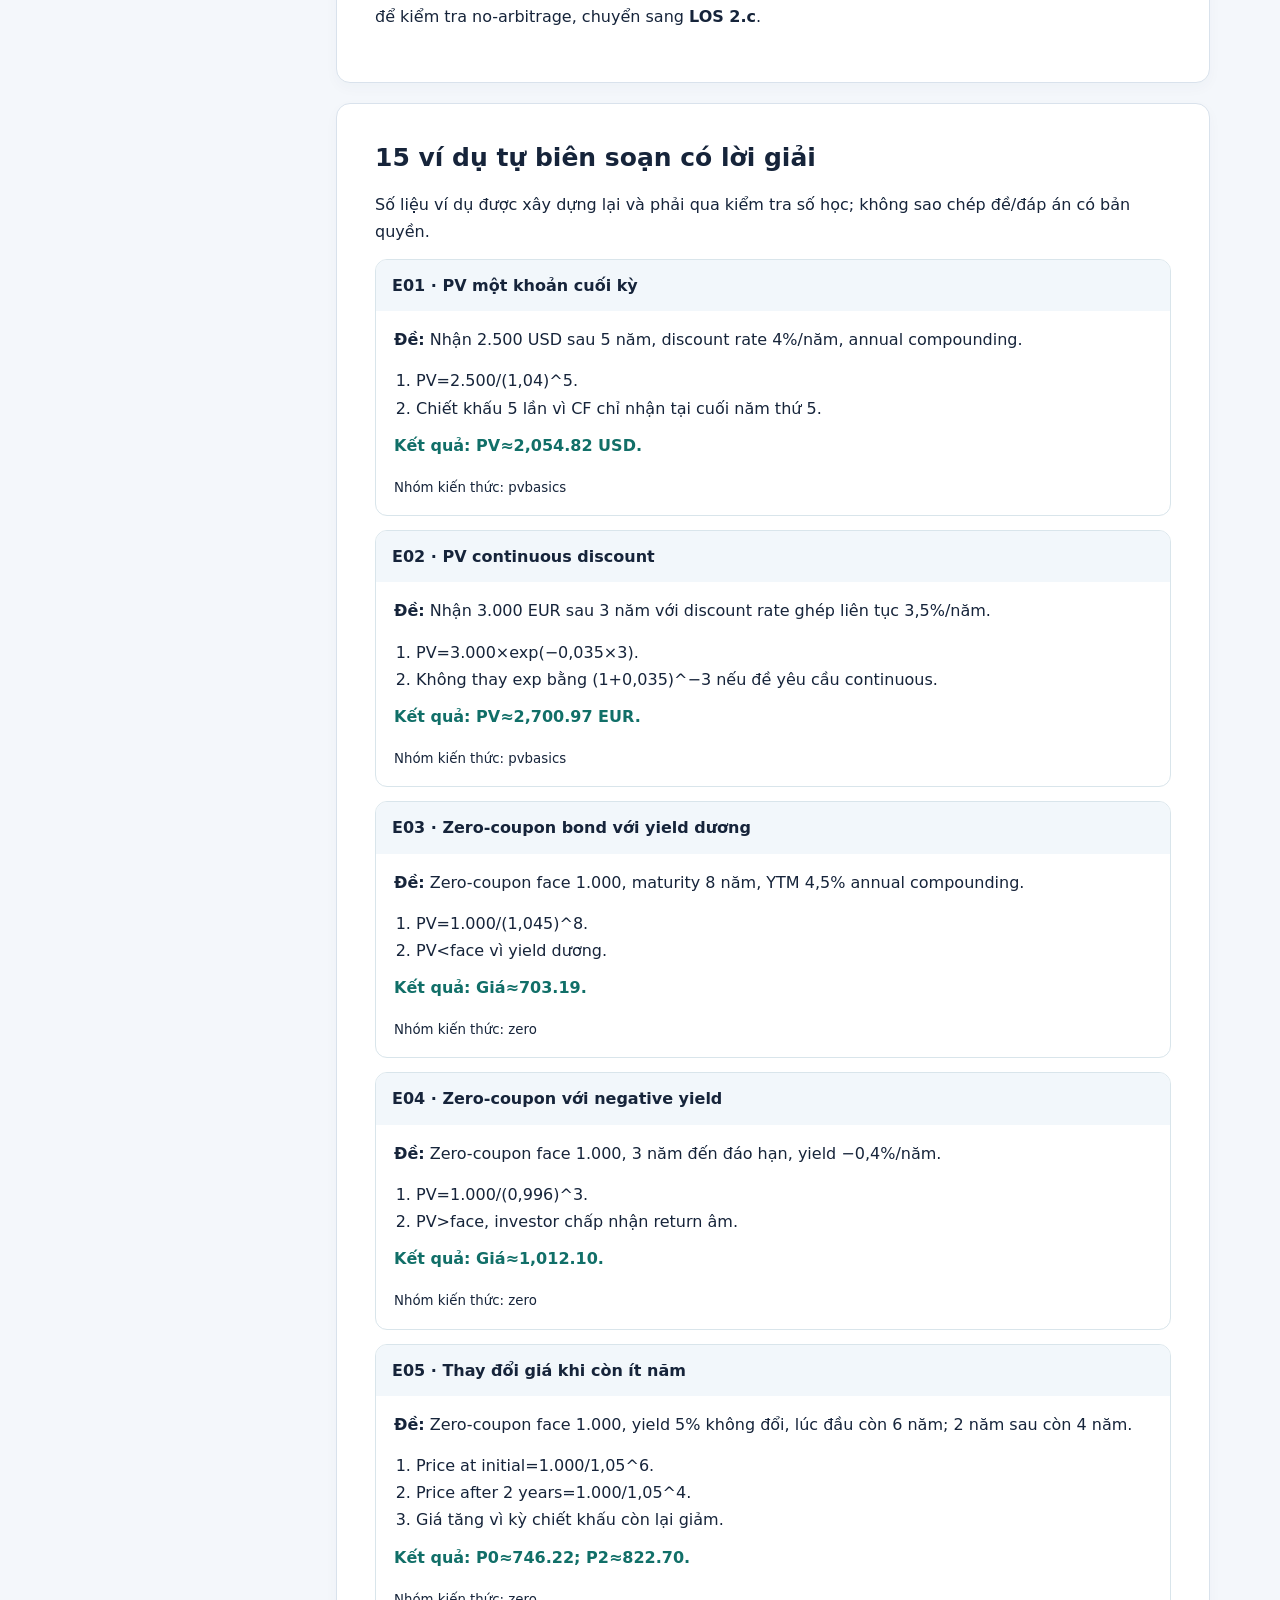
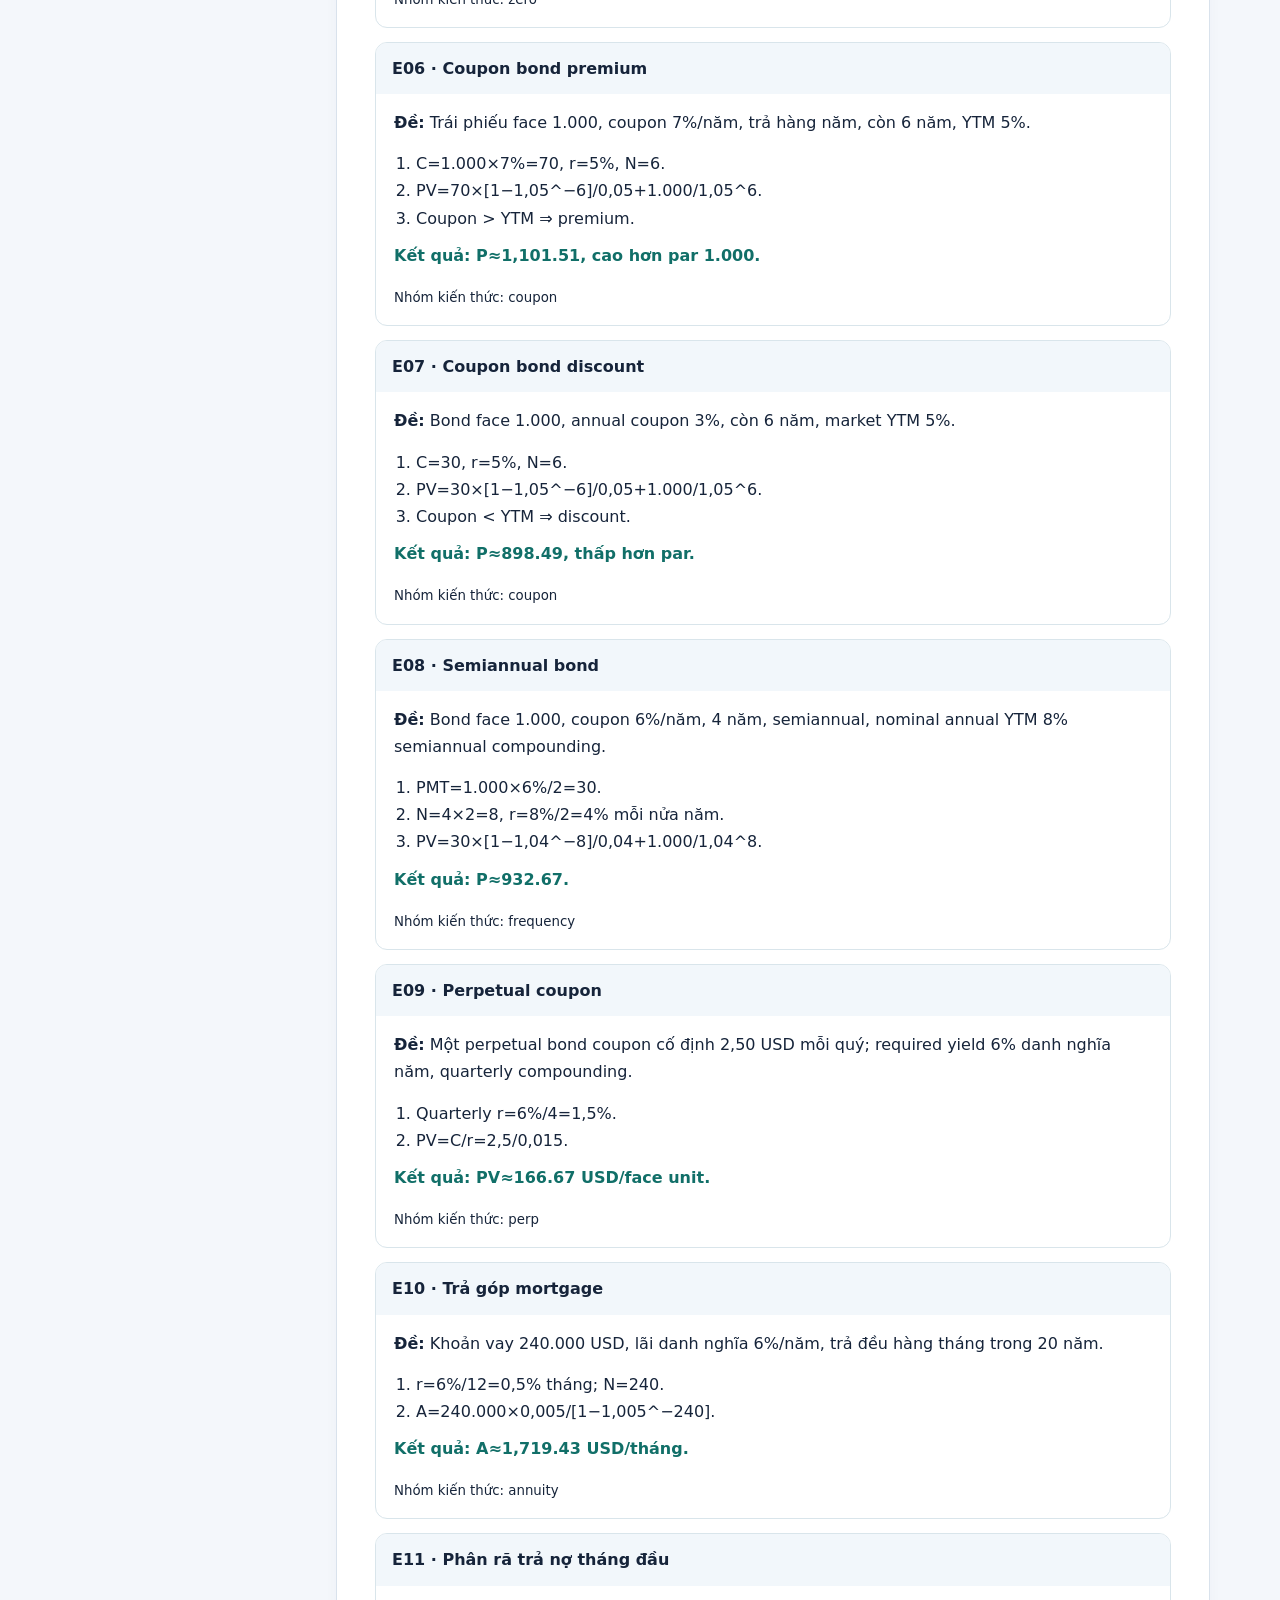
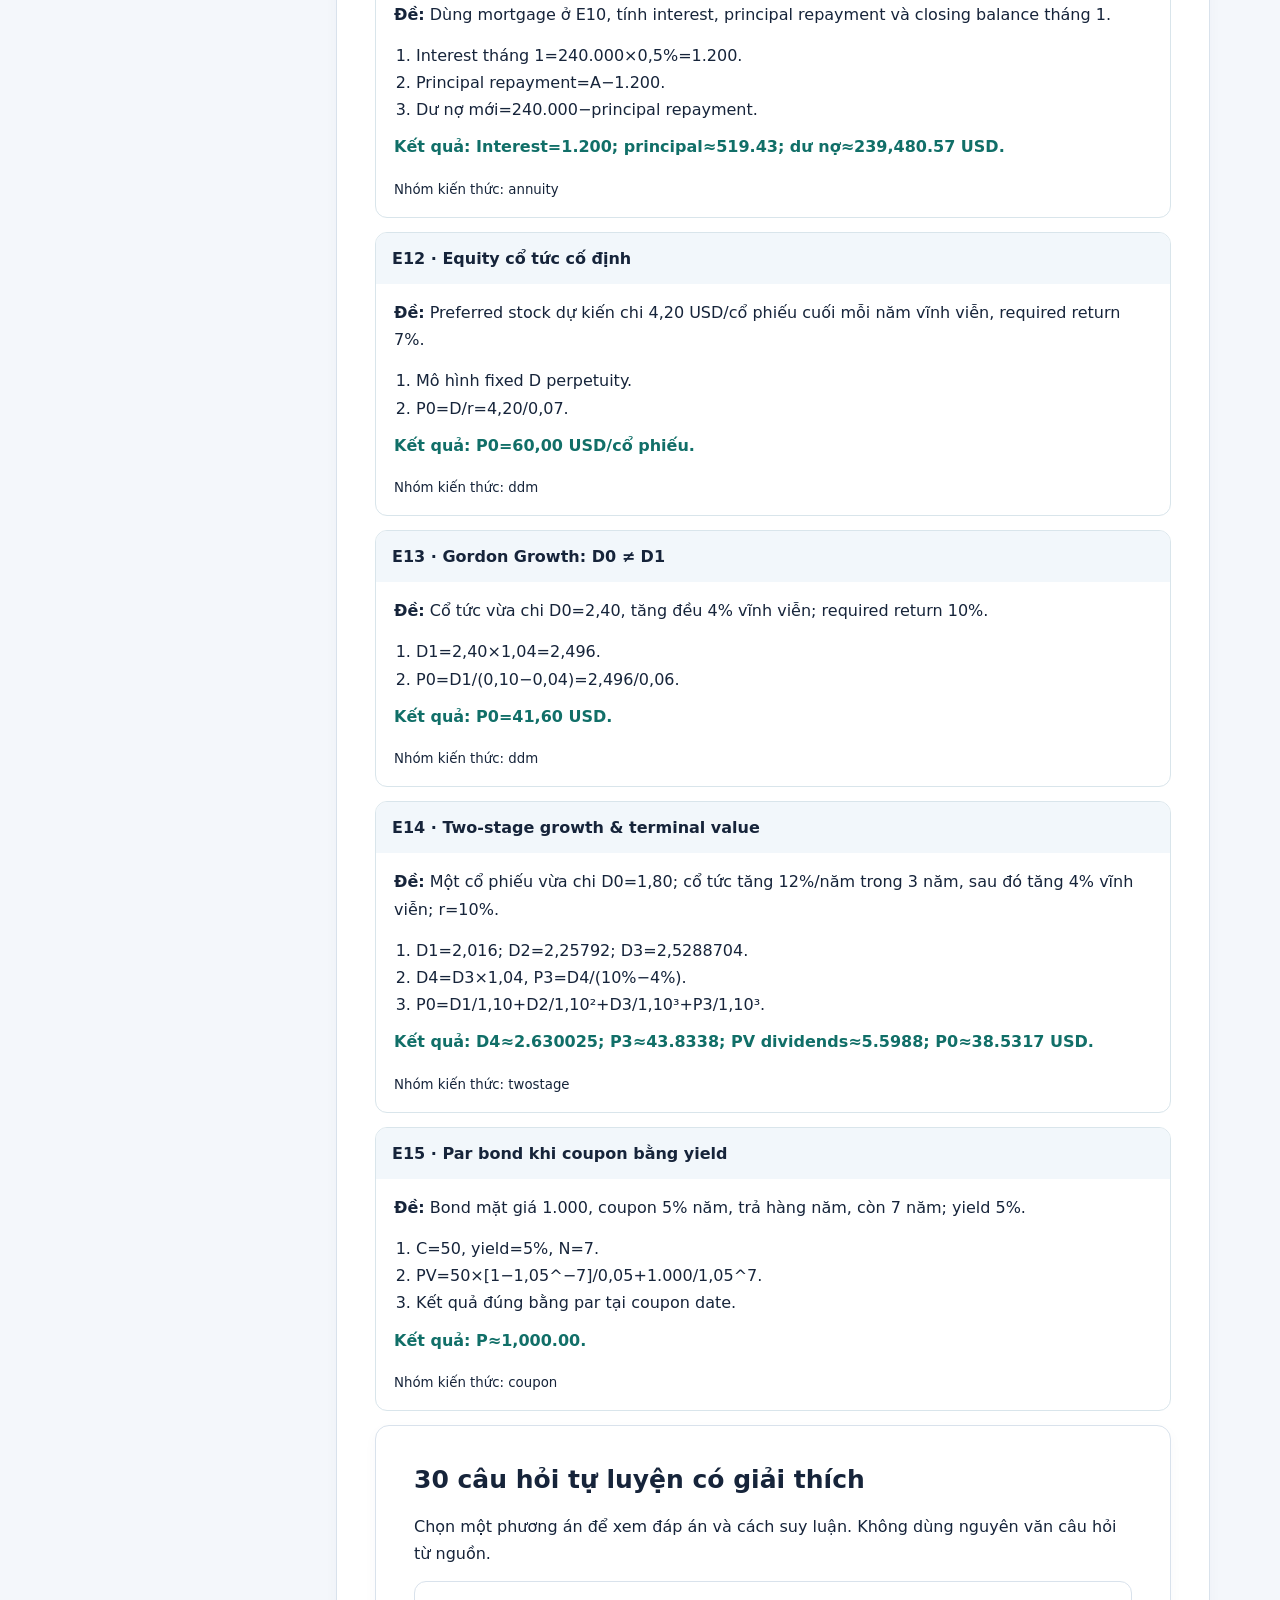
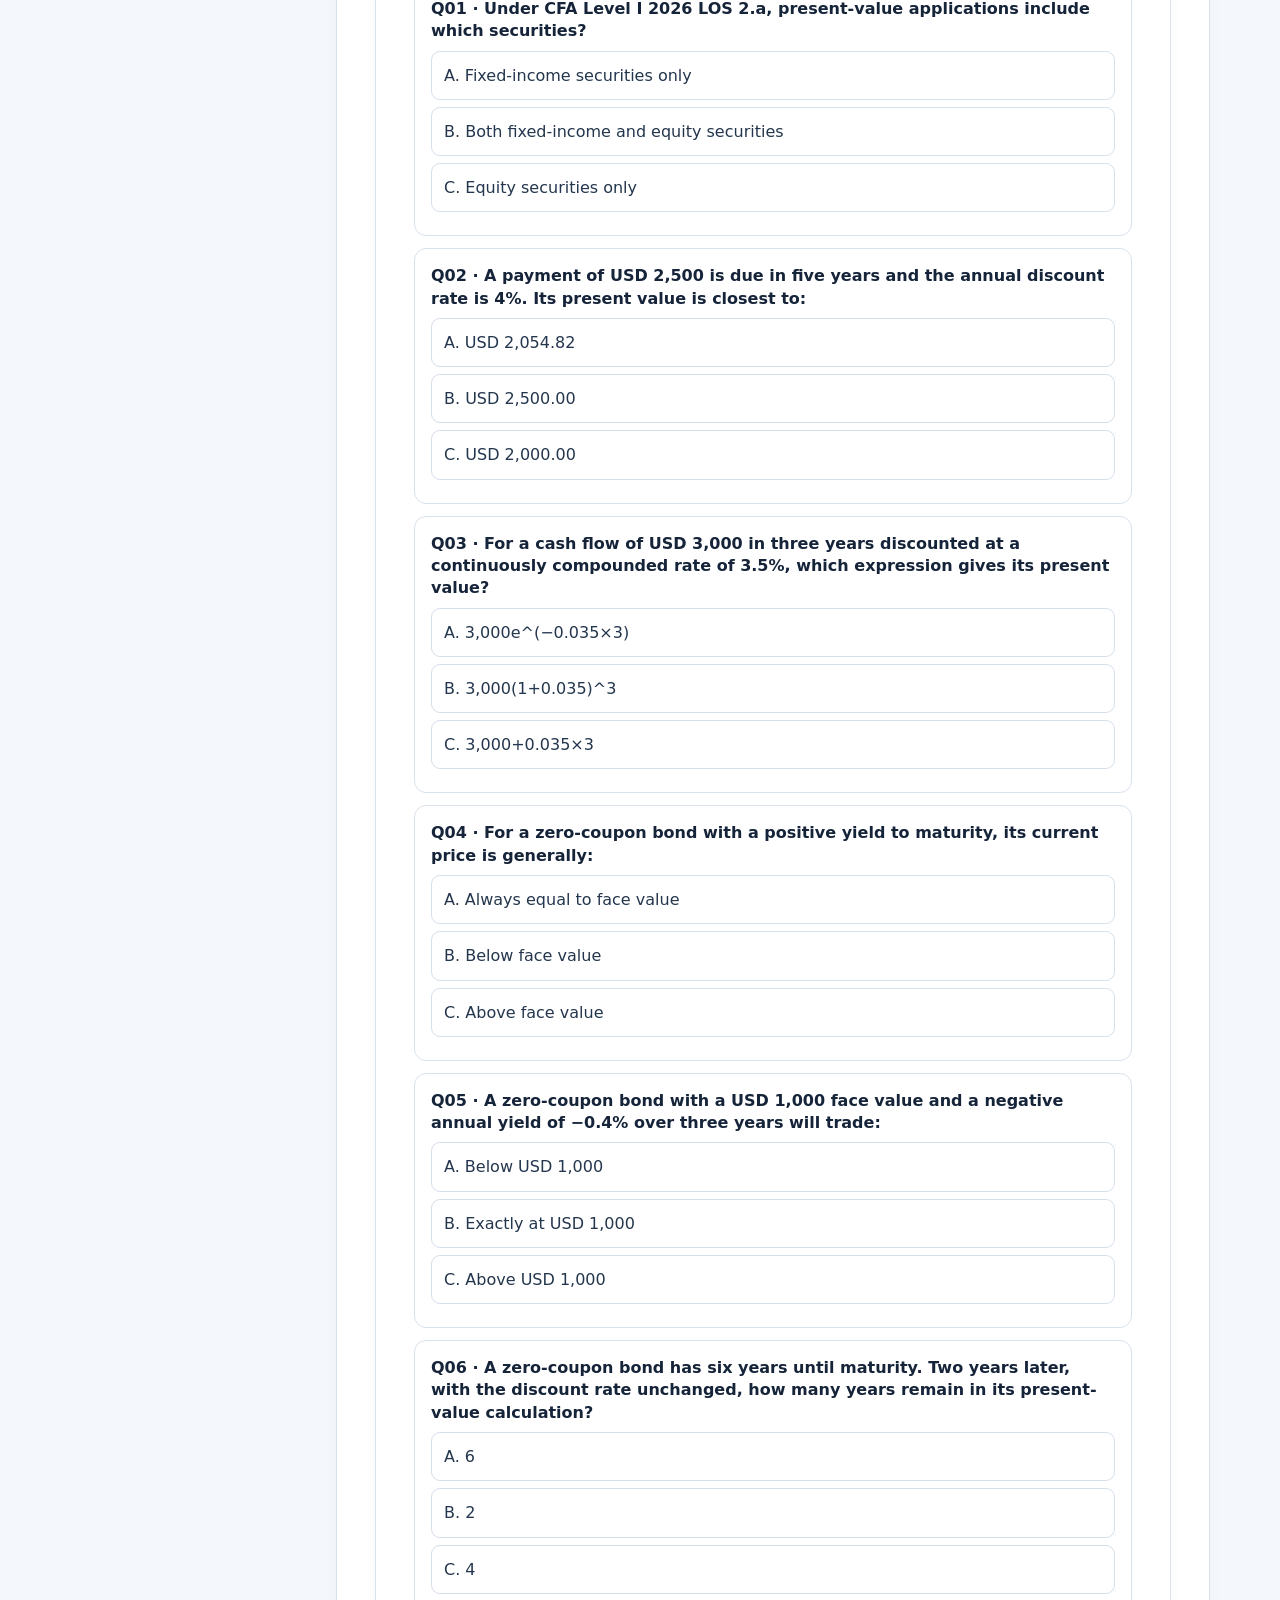
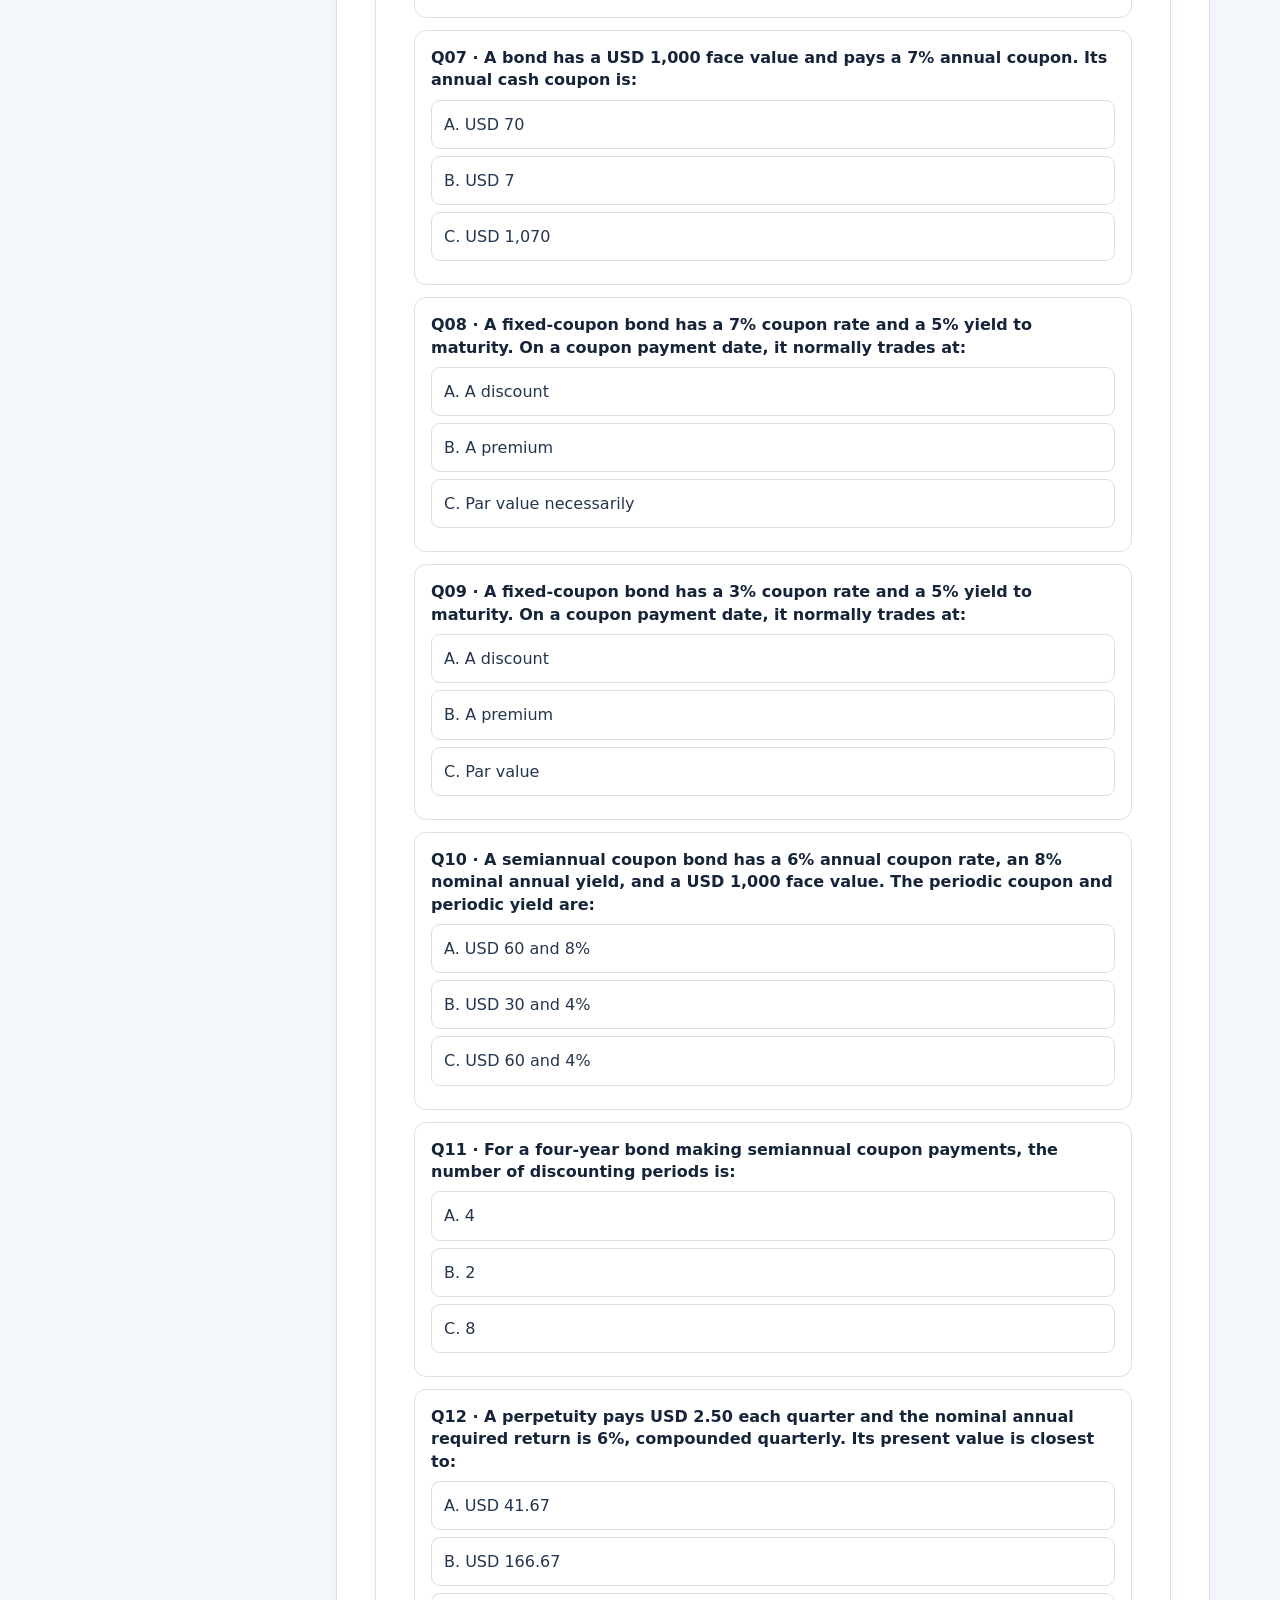
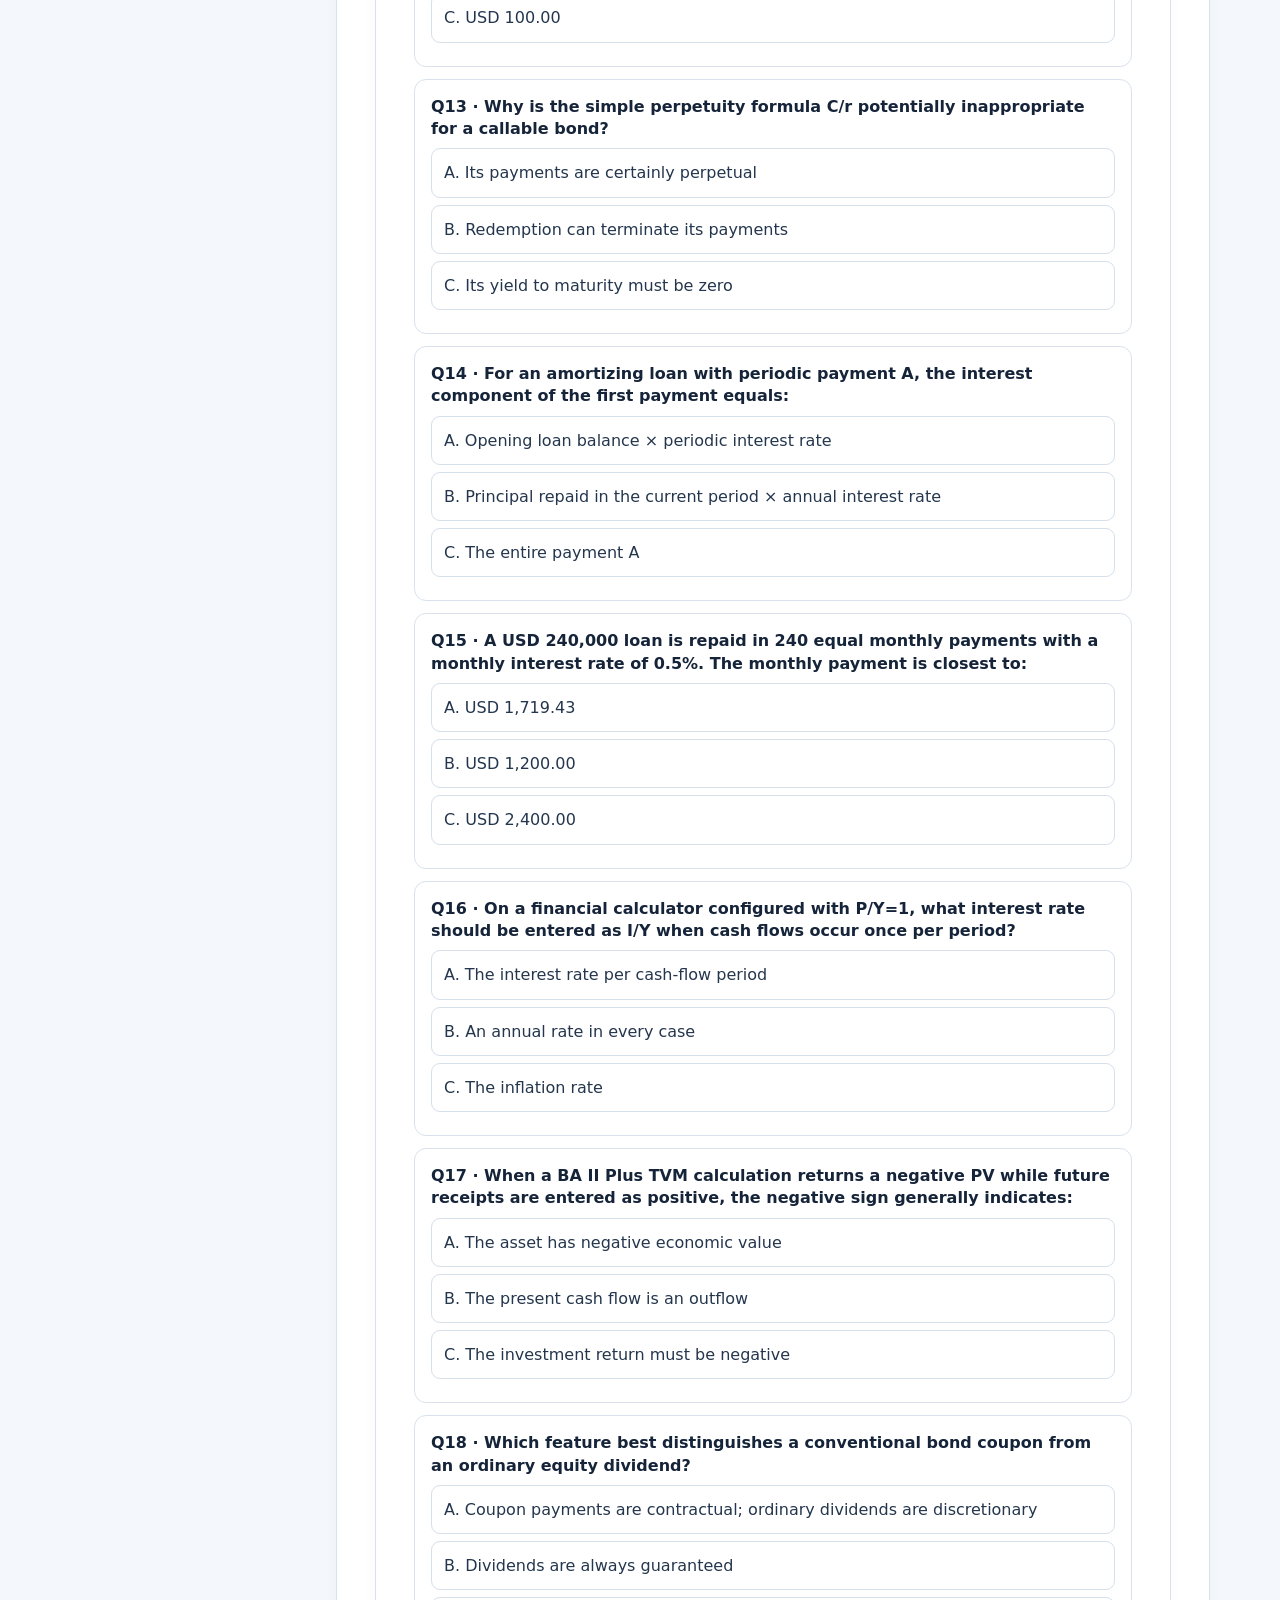
<file: sourcefirst-quant-tvm-los01.html>
<!doctype html><html lang="vi"><head><meta charset="utf-8"><meta name="viewport" content="width=device-width,initial-scale=1"><title>CFA 2026 · LOS 2.a · Present Value of Fixed-Income and Equity Instruments</title><style>
:root{--ink:#16243a;--muted:#5a6980;--bg:#f4f7fb;--paper:#fff;--blue:#1e5794;--line:#d9e2ec;--teal:#137d7e;--gold:#ba8135}
*{box-sizing:border-box}html{scroll-behavior:smooth}body{margin:0;background:var(--bg);color:var(--ink);font:16px/1.7 system-ui,-apple-system,"Segoe UI",sans-serif}header{background:#0e2645;color:#fff;padding:28px max(24px,calc((100vw - 1100px)/2)) 36px}header .eyebrow{font-size:12px;letter-spacing:.15em;text-transform:uppercase;color:#8bd8d3;font-weight:700}header h1{font-size:clamp(28px,4vw,44px);line-height:1.15;max-width:900px;margin:12px 0}header p{color:#c3d3e8;max-width:850px;margin:0}.shell{max-width:1180px;margin:26px auto;display:grid;grid-template-columns:240px minmax(0,1fr);gap:26px;padding:0 20px}.sidebar{align-self:start;position:sticky;top:20px;background:white;border:1px solid var(--line);border-radius:14px;padding:18px}.sidebar a{display:block;color:var(--blue);text-decoration:none;font-size:14px;padding:6px 4px}.sidebar a:hover,.sidebar a:focus{text-decoration:underline}.article{min-width:0}.paper{background:var(--paper);border:1px solid var(--line);border-radius:14px;padding:clamp(18px,3vw,38px);margin-bottom:20px;box-shadow:0 5px 14px rgba(28,55,82,.03)}h2{font-size:25px;line-height:1.3;margin:0 0 16px}h3{font-size:19px;line-height:1.35;margin:0 0 12px;color:#123d65}h4{margin:0 0 8px;line-height:1.4}p{margin:0 0 14px}.lead{font-size:18px;color:#283d55}.badgeline{display:flex;gap:9px;flex-wrap:wrap;margin:15px 0 0}.tag{display:inline-block;border-radius:99px;background:#e7f3f2;color:#115e66;font-size:12px;padding:4px 10px;font-weight:650}.tag.muted{background:#edf1f7;color:#506176}.note{border-left:4px solid #72a6b2;padding:10px 16px;background:#f0f7f9;margin:14px 0}.cards3{display:grid;grid-template-columns:repeat(3,1fr);gap:12px;margin:15px 0}.cards3 article{border:1px solid var(--line);border-radius:12px;padding:16px;background:#f9fbfe}.cards3 h4{color:#135a8b}.formula-big{border:1px solid #c5d8e9;background:#eef5fb;border-radius:10px;padding:17px;margin:12px 0;font-size:clamp(16px,2.3vw,20px);font-weight:700;letter-spacing:.01em;overflow-x:auto}.math{font-family:ui-monospace,Consolas,monospace;color:#143f68}table{border-collapse:collapse;width:100%;font-size:14px;margin:14px 0}th,td{padding:11px 12px;border:1px solid var(--line);text-align:left;vertical-align:top}th{background:#eef4f9}.spaced li{margin:7px 0}.example{border:1px solid #d9e5eb;border-radius:12px;margin:14px 0;overflow:hidden}.example .top{background:#f2f7fb;padding:12px 16px;font-weight:750}.example .body{padding:15px 18px}.example ol{margin:10px 0;padding-left:22px}.answer{color:#116f68;font-weight:750}.quiz{border:1px solid var(--line);padding:16px;border-radius:12px;margin:12px 0}.quiz h4{font-size:16px}.quiz button{width:100%;border:1px solid #d6e0eb;background:#fff;color:#24364d;display:block;text-align:left;padding:10px 12px;border-radius:9px;margin:7px 0;cursor:pointer;font:inherit}.quiz button:hover{border-color:#3879ad;background:#f1f7fc}.quiz button[disabled]{cursor:default;opacity:.8}.quiz button.correct{background:#e0f4ed;border-color:#3f9879}.quiz button.incorrect{background:#fff0ea;border-color:#c07d63}.feedback{display:none;padding:12px 14px;background:#f4f7fa;border-radius:8px;margin-top:9px}.feedback.show{display:block}.result{font-weight:750;padding:14px;margin-top:12px}.flashgrid{display:grid;grid-template-columns:repeat(2,minmax(0,1fr));gap:11px}.flashgrid details{border:1px solid var(--line);border-radius:10px;padding:13px 15px;background:#fbfcff}.flashgrid summary{font-weight:600;cursor:pointer}.source small{color:var(--muted)}.source li{margin-bottom:8px}.footerline{font-size:13px;color:var(--muted);padding-bottom:40px}.toplink{color:#c3eeec;text-decoration:none;display:inline-block;margin-bottom:14px;font-weight:650}.toplink:hover{text-decoration:underline}
@media(max-width:850px){.shell{display:block}.sidebar{position:static;margin-bottom:18px}.sidebar nav{display:flex;flex-wrap:wrap;gap:0 10px}.cards3{grid-template-columns:1fr}.flashgrid{grid-template-columns:1fr}header{padding:20px 24px 30px}}@media(max-width:500px){table{font-size:12px}th,td{padding:8px}body{font-size:15px}}

.callout{background:#fff7e9;border-left:4px solid #e5a445;padding:13px 16px;margin:15px 0}.questions-summary{margin:12px 0;color:#26506c} .quiz button:focus-visible{outline:2px solid #237d98} .examples-header{margin-top:20px}
</style></head><body><header><a class="toplink" href="index.html">← Trang chủ</a><a class="toplink" href="sourcefirst-quant-rates-los05.html" style="margin-left:18px">← LOS trước</a><div class="eyebrow">CFA Level I · 2026 · Source First</div><h1>Present Value of Fixed-Income and Equity Instruments</h1><p>LOS 2.a — Discount Bonds, Coupon Bonds, Annuities &amp; Dividend Discount Models</p></header><div class="shell"><aside class="sidebar"><strong>Mục lục</strong><nav><a href="#purpose">1. Mục tiêu LOS 2.a — Present Value của fixed income và equity</a><a href="#pvbasics">2. Discounting: một dòng tiền và ghép lãi liên tục</a><a href="#zero">3. Zero-coupon / discount bond: một khoản principal tại maturity</a><a href="#coupon">4. Coupon bond: chiết khấu coupon và principal riêng</a><a href="#frequency">5. Semiannual coupons, maturity và việc tránh sai kỳ</a><a href="#perp">6. Perpetual bonds: dòng coupon vô hạn</a><a href="#annuity">7. Annuity: khoản trả đều cả lãi và gốc</a><a href="#ba">8. Calculator BA II Plus và kiểm tra dấu dòng tiền</a><a href="#equity">9. Equity: dividend valuation và bản chất dòng tiền dự kiến</a><a href="#ddm">10. Constant-dividend và Gordon Growth Model</a><a href="#twostage">11. Changing growth / Two-stage dividend discount model</a><a href="#compare">12. Bảng quyết định chọn mô hình và diễn giải giá trị</a><a href="#examples">Ví dụ</a><a href="#questions">Câu hỏi</a><a href="#flashcards">Flashcards</a><a href="#sources">Nguồn</a></nav></aside><main class="article"><div class="note" role="note"><strong>Phiên bản 2026 v0.3:</strong> Đề và lựa chọn A/B/C đã được biên tập sang tiếng Anh; lời giải tiếp tục bằng tiếng Việt. Đang trong đợt tái kiểm định học thuật, không coi nhãn kiểm định cũ là nghiệm thu cuối cùng.</div><section class="paper"><h2>Learning Outcome 2.a</h2><p class="lead">LOS 2.a — Discount Bonds, Coupon Bonds, Annuities &amp; Dividend Discount Models</p><div class="badgeline"><span class="tag">41 ý kiến thức đối chiếu</span><span class="tag">15 ví dụ mới</span><span class="tag">30 câu luyện tập</span><span class="tag muted">Chỉ nghiệm thu phạm vi LOS này</span></div></section><section class="paper" id="purpose"><h2>1. Mục tiêu LOS 2.a — Present Value của fixed income và equity</h2><p>CFA Institute 2026 yêu cầu <b>calculate and interpret the present value (PV) of fixed-income AND equity instruments based on expected future cash flows</b>. Với bất kỳ tài sản nào, giá trị hôm nay bằng <em>giá trị hiện tại của các dòng tiền kỳ vọng</em>, chiết khấu theo thời điểm nhận và suất sinh lời yêu cầu.</p><div class="formula-big">PV = Σ<sub>t=1…T</sub> CF<sub>t</sub>/(1+r)<sup>t</sup></div><p>Trái phiếu có contractual interest/principal, còn cổ phiếu có cổ tức không bảo đảm. Chỉ đưa các dòng tiền phù hợp vào mô hình: principal khi đáo hạn, coupon theo kỳ, dividend theo chính sách và dự báo. <b>r</b> phải khớp rủi ro, kỳ hạn và tần suất của CF. Giá trị tính toán không đồng nghĩa chắc chắn với giá thị trường khi dự báo khác kỳ vọng.</p><div class="note"><b>Khác nhãn SAPP:</b> Slide SAPP gọi PV của trái phiếu là LOS 2.a và PV cổ phiếu là 2.b, trong khi CFA Institute Curriculum 2026 gộp cả hai trong LOS 2.a. Do đó bài này có đủ hai phần; phần implied required return/growth được dành cho LOS 2.b của Curriculum.</div></section><section class="paper" id="pvbasics"><h2>2. Discounting: một dòng tiền và ghép lãi liên tục</h2><p>Một khoản tiền FV ở thời điểm t có giá trị hiện tại <b>FV/(1+r)<sup>t</sup></b> khi suất chiết khấu r áp dụng mỗi kỳ. Nếu r cao hơn (các yếu tố khác giữ nguyên), PV thấp hơn; khi t dài hơn, PV của FV cố định cũng thấp hơn với r dương. Với continuous compounding theo r<sub>cc</sub> một kỳ, <b>PV=FV×e<sup>−r<sub>cc</sub>t</sup></b>.</p><p><b>Thời điểm dòng tiền:</b> Khoản tiền ở t=0 chưa cần discount; khoản cuối kỳ t=1 dùng một kỳ. Với nhiều khoản ở nhiều thời điểm, định giá từng khoản rồi cộng. Lãi suất niêm yết năm, trả coupon mỗi 6 tháng thì chuyển sang <b>r<sub>period</sub>=YTM/2</b> và N=2×số năm nếu quoted YTM ghép lãi nửa năm như quy ước trong ví dụ.</p></section><section class="paper" id="zero"><h2>3. Zero-coupon / discount bond: một khoản principal tại maturity</h2><div class="formula-big">P<sub>0</sub> = FV/(1+r)<sup>N</sup></div><p>Zero-coupon không có coupon trung gian; nhà đầu tư mua theo PV và thu FV đáo hạn. Với <b>r&gt;0</b> và FV cố định, P0 thấp hơn FV; với <b>−1&lt;r&lt;0</b>, P0 cao hơn FV. Khi lãi suất tăng, giá giảm; khi còn ít kỳ đến maturity và r không đổi, giá hội tụ về FV — discount bond accretes upward, còn premium discount bond (negative yield) có thể amortize xuống FV.</p><p>Đặc biệt, khi tính <b>giá sau 3 năm</b> cho trái phiếu ban đầu còn 12 năm, đưa <b>N=9</b> năm còn lại, không dùng N=12. Khi đề cho giá và hỏi YTM hàm ý, đó là LOS 2.b, nhưng việc phân biệt PV và yield giúp kiểm tra chiều tác động ở LOS này.</p></section><section class="paper" id="coupon"><h2>4. Coupon bond: chiết khấu coupon và principal riêng</h2><div class="formula-big">P<sub>0</sub> = Σ<sub>i=1…N</sub> C/(1+r)<sup>i</sup> + FV/(1+r)<sup>N</sup></div><div class="formula-big">P<sub>0</sub> = C[1−(1+r)<sup>−N</sup>]/r + FV/(1+r)<sup>N</sup></div><p>Với fixed-rate coupon bond, <b>C=FV×annual coupon rate/m</b>, r là <b>annual YTM/m</b>, N=m×years (nếu YTM theo kỳ m lần/năm). Tính coupon rate trên <b>face/par value</b>, còn discount rate là <b>market yield/YTM</b> — hai tỷ lệ không phải một.</p><p>Ở ngày coupon: nếu coupon rate = YTM (và cùng ghép lãi), giá ≈ par; coupon rate &gt; YTM → premium; coupon rate &lt; YTM → discount. Khi YTM tăng (giữ CF và thời gian), bond price giảm. Ở một số ngày giữa hai kỳ coupon, có clean/dirty price và accrued interest; phạm vi hiện ở ngày định giá trùng coupon, còn quy ước giữa coupon sẽ được đào sâu tại Fixed Income.</p></section><section class="paper" id="frequency"><h2>5. Semiannual coupons, maturity và việc tránh sai kỳ</h2><p>Ví dụ trái phiếu par 1.000, coupon 6%/năm, coupon trả 2 lần/năm, YTM niêm yết 8%/năm, còn 4 năm:</p><p><b>C=1.000×6%/2=30</b> mỗi nửa năm, <b>r=8%/2=4%</b> mỗi kỳ, <b>N=4×2=8</b>. Giá là 30×[1−(1,04)<sup>−8</sup>]/0,04 + 1.000/(1,04)<sup>8</sup>. Không dùng coupon 60 với r=4% hay N=4 vì sẽ trộn đơn vị.</p><p>Thay đổi YTM có thể làm giá trái phiếu coupon tăng/giảm; nếu coupon rate bằng YTM trên coupon date thì về par. Khi số coupon kỳ t còn lại thay đổi, phải thay N tương ứng, và với bond option embedded có thể cần kỹ thuật khác ngoài mô hình fixed cash flow giản lược.</p></section><section class="paper" id="perp"><h2>6. Perpetual bonds: dòng coupon vô hạn</h2><div class="formula-big">PV<sub>perpetuity</sub> = C/r</div><p>Nếu trái phiếu vĩnh viễn trả coupon cố định C vào <b>cuối mỗi kỳ</b> mãi mãi, không có principal payoff cố định ở maturity và r&gt;0, chuỗi hình học hội tụ thành C/r. Một trái phiếu callable/perpetual có redemption provisions có thể không thể coi là perpetuity chắc chắn; đề phải cho giả định không exercise quyền chọn hoặc giả định dòng tiền cố định vĩnh viễn.</p><p>Ví dụ coupon vĩnh viễn 4 đơn vị/năm, YTM yêu cầu 5%/năm → PV=80 đơn vị. Với coupon theo quý, quy đổi coupon quý và yield quý trước khi dùng C/r.</p></section><section class="paper" id="annuity"><h2>7. Annuity: khoản trả đều cả lãi và gốc</h2><div class="formula-big">PV = A[1−(1+r)<sup>−N</sup>]/r</div><div class="formula-big">A = PV·r/[1−(1+r)<sup>−N</sup>]</div><p>Khoản vay mortgage trả đều <b>end-of-period (ordinary annuity)</b> sẽ trả cùng số tiền A từng kỳ. Khoản trả A gồm <b>interest = outstanding principal × r</b> và <b>principal repayment = A−interest</b>. Dư nợ kỳ sau = dư nợ trước − principal repayment. Dần về cuối kỳ, interest giảm và principal share tăng nếu r cố định, payment không đổi.</p><p><b>Không nhầm coupon bond:</b> coupon bond thường trả coupon đều và gốc trả một lần khi đáo hạn; annuity instrument trả dần cả principal. Nếu annuity due (trả đầu kỳ), PV của ordinary annuity được nhân (1+r) khi cùng N, vì mỗi dòng tiền sớm hơn một kỳ. Curriculum ở đây chủ yếu dùng ordinary annuity.</p></section><section class="paper" id="ba"><h2>8. Calculator BA II Plus và kiểm tra dấu dòng tiền</h2><p>Kaplan yêu cầu quen thao tác <b>BA II Plus N, I/Y, PV, PMT, FV</b>. Để tránh máy tự hiểu lãi suất năm là lãi suất tháng, Kaplan khuyến nghị đặt <b>P/Y=1</b> (2nd P/Y → 1 → ENTER → 2nd QUIT), sau đó nhập <b>I/Y theo lãi mỗi kỳ</b> và <b>N số kỳ</b>. Khi giá PV là tiền nhà đầu tư bỏ ra (dòng ra), máy dùng dấu âm trong phương trình tiền, trong khi FV/PMT là dòng tiền vào. Đọc kết quả âm theo ý nghĩa chiều dòng tiền, không tự hiểu giá trị tài sản âm.</p><p>Khoản coupon bond: P/Y=1; N=8; I/Y=4; PMT=30; FV=1.000; CPT PV sẽ trả âm vì PMT, FV là inflows. Lấy trị tuyệt đối để trình bày bond price. <b>Đổi sang bài khác: CLR TVM</b> để tránh giá trị cũ ảnh hưởng phép tính.</p></section><section class="paper" id="equity"><h2>9. Equity: dividend valuation và bản chất dòng tiền dự kiến</h2><p>Cổ phiếu là quyền sở hữu, cổ tức <b>không phải contractual coupon</b> và có thể thay đổi hoặc không được chi. Không có maturity cố định, nên PV dựa trên chuỗi dividend kỳ vọng vô hạn khi mô hình định giá bằng cổ tức hợp lý. <b>Required return</b> của equity phản ánh rủi ro và là suất discount, không tự dùng coupon/YTM của trái phiếu.</p><p>Ba mẫu chính trong Curriculum: <b>constant dividend (no growth)</b>, <b>constant dividend growth</b> và <b>changing growth/two-stage</b>. Trong từng mẫu phải dùng <em>dividend đúng thời điểm</em>: D<sub>0</sub> là cổ tức vừa chi; D<sub>1</sub> là cổ tức dự kiến cuối kỳ tiếp theo.</p></section><section class="paper" id="ddm"><h2>10. Constant-dividend và Gordon Growth Model</h2><div class="formula-big">P<sub>0</sub> (constant D) = D/r</div><div class="formula-big">P<sub>0</sub> (constant g) = D<sub>1</sub>/(r−g) = D<sub>0</sub>(1+g)/(r−g)</div><p>Constant D thực chất là perpetuity dividend không tăng. Gordon Growth Model giả định D tăng với g cố định mãi mãi và <b>r&gt;g</b> để tổng PV hội tụ; không dùng khi r≤g với dòng dividend tăng mãi và r là required return dương. D<sub>1</sub> mới là dividend vào cuối năm 1, nếu đề cho D<sub>0</sub> thì nhân (1+g).</p><p>Giả định r không đổi, tăng g có thể làm P0 tăng mạnh do <b>(r−g)</b> nhỏ lại. Cần đặc biệt cảnh giác việc áp dụng Gordon Growth cho doanh nghiệp tăng trưởng cao trong ngắn hạn nhưng không bền vững mãi mãi.</p></section><section class="paper" id="twostage"><h2>11. Changing growth / Two-stage dividend discount model</h2><p>Giả sử dividend D<sub>0</sub> đã chi, tăng g<sub>s</sub> từ năm 1 đến năm n, sau đó tăng đều g<sub>l</sub> (long-term) từ năm n+1 đến vô hạn, với <b>r&gt;g<sub>l</sub></b>. Làm theo ba bước:</p><ol><li>Dự báo từng dividend D<sub>t</sub>=D<sub>0</sub>(1+g<sub>s</sub>)<sup>t</sup> cho t=1…n.</li><li>Giá trị terminal <b>P<sub>n</sub>=D<sub>n+1</sub>/(r−g<sub>l</sub>)</b>, trong đó <b>D<sub>n+1</sub>=D<sub>n</sub>(1+g<sub>l</sub>)</b>, đặt ở cuối năm n.</li><li>Chiết khấu P<sub>n</sub> về hôm nay rồi cộng với PV của dividends n năm đầu: <b>P<sub>0</sub>=Σ D<sub>t</sub>/(1+r)<sup>t</sup>+P<sub>n</sub>/(1+r)<sup>n</sup></b>.</li></ol><p><b>Bẫy:</b> terminal value không nằm ở năm n+1; D<sub>n+1</sub> ở đầu tử, <em>giá trị P<sub>n</sub></em> ở cuối năm n; không chiết khấu P<sub>n</sub> theo n+1. Với mô hình ba giai đoạn, tính từng giai đoạn một và dừng tăng trưởng cao khi các giả định nguồn yêu cầu.</p></section><section class="paper" id="compare"><h2>12. Bảng quyết định chọn mô hình và diễn giải giá trị</h2><table><thead><tr><th>CF được đề cho</th><th>Mô hình PV</th><th>Cảnh báo</th></tr></thead><tbody><tr><td>Principal duy nhất tại maturity</td><td>Discount/zero-coupon bond</td><td>r và số kỳ còn lại</td></tr><tr><td>Coupon kỳ + principal cuối</td><td>Coupon bond</td><td>Không nhầm coupon với YTM</td></tr><tr><td>Coupon vô hạn cố định</td><td>Perpetuity C/r</td><td>r&gt;0, xét quyền call</td></tr><tr><td>Khoản trả cuối kỳ đều và trả dần gốc</td><td>Ordinary annuity</td><td>Interest/principal split</td></tr><tr><td>Cổ tức vĩnh viễn cố định</td><td>Constant-dividend DDM</td><td>D là dòng cuối kỳ</td></tr><tr><td>Cổ tức tăng đều mãi mãi</td><td>Gordon DDM</td><td>r&gt;g, D1 vs D0</td></tr><tr><td>Giai đoạn tăng cao rồi ổn định</td><td>Two-stage DDM</td><td>Pn và Dn+1 khác thời điểm</td></tr></tbody></table><p>Việc xác định PV yêu cầu <b>dự báo cash flows và discount rate</b>. Nếu đề cho P0 rồi yêu cầu tính return/yield/growth hàm ý, chuyển sang <b>LOS 2.b</b>; nếu đề yêu cầu định giá các dòng tương đương để kiểm tra no-arbitrage, chuyển sang <b>LOS 2.c</b>.</p></section><section class="paper" id="examples"><h2>15 ví dụ tự biên soạn có lời giải</h2><p>Số liệu ví dụ được xây dựng lại và phải qua kiểm tra số học; không sao chép đề/đáp án có bản quyền.</p><article class="example" id="E01"><div class="top">E01 · PV một khoản cuối kỳ</div><div class="body"><p><b>Đề:</b> Nhận 2.500 USD sau 5 năm, discount rate 4%/năm, annual compounding.</p><ol><li>PV=2.500/(1,04)^5.</li><li>Chiết khấu 5 lần vì CF chỉ nhận tại cuối năm thứ 5.</li></ol><p class="answer">Kết quả: PV≈2,054.82 USD.</p><small>Nhóm kiến thức: pvbasics</small></div></article><article class="example" id="E02"><div class="top">E02 · PV continuous discount</div><div class="body"><p><b>Đề:</b> Nhận 3.000 EUR sau 3 năm với discount rate ghép liên tục 3,5%/năm.</p><ol><li>PV=3.000×exp(−0,035×3).</li><li>Không thay exp bằng (1+0,035)^−3 nếu đề yêu cầu continuous.</li></ol><p class="answer">Kết quả: PV≈2,700.97 EUR.</p><small>Nhóm kiến thức: pvbasics</small></div></article><article class="example" id="E03"><div class="top">E03 · Zero-coupon bond với yield dương</div><div class="body"><p><b>Đề:</b> Zero-coupon face 1.000, maturity 8 năm, YTM 4,5% annual compounding.</p><ol><li>PV=1.000/(1,045)^8.</li><li>PV&lt;face vì yield dương.</li></ol><p class="answer">Kết quả: Giá≈703.19.</p><small>Nhóm kiến thức: zero</small></div></article><article class="example" id="E04"><div class="top">E04 · Zero-coupon với negative yield</div><div class="body"><p><b>Đề:</b> Zero-coupon face 1.000, 3 năm đến đáo hạn, yield −0,4%/năm.</p><ol><li>PV=1.000/(0,996)^3.</li><li>PV&gt;face, investor chấp nhận return âm.</li></ol><p class="answer">Kết quả: Giá≈1,012.10.</p><small>Nhóm kiến thức: zero</small></div></article><article class="example" id="E05"><div class="top">E05 · Thay đổi giá khi còn ít năm</div><div class="body"><p><b>Đề:</b> Zero-coupon face 1.000, yield 5% không đổi, lúc đầu còn 6 năm; 2 năm sau còn 4 năm.</p><ol><li>Price at initial=1.000/1,05^6.</li><li>Price after 2 years=1.000/1,05^4.</li><li>Giá tăng vì kỳ chiết khấu còn lại giảm.</li></ol><p class="answer">Kết quả: P0≈746.22; P2≈822.70.</p><small>Nhóm kiến thức: zero</small></div></article><article class="example" id="E06"><div class="top">E06 · Coupon bond premium</div><div class="body"><p><b>Đề:</b> Trái phiếu face 1.000, coupon 7%/năm, trả hàng năm, còn 6 năm, YTM 5%.</p><ol><li>C=1.000×7%=70, r=5%, N=6.</li><li>PV=70×[1−1,05^−6]/0,05+1.000/1,05^6.</li><li>Coupon &gt; YTM ⇒ premium.</li></ol><p class="answer">Kết quả: P≈1,101.51, cao hơn par 1.000.</p><small>Nhóm kiến thức: coupon</small></div></article><article class="example" id="E07"><div class="top">E07 · Coupon bond discount</div><div class="body"><p><b>Đề:</b> Bond face 1.000, annual coupon 3%, còn 6 năm, market YTM 5%.</p><ol><li>C=30, r=5%, N=6.</li><li>PV=30×[1−1,05^−6]/0,05+1.000/1,05^6.</li><li>Coupon &lt; YTM ⇒ discount.</li></ol><p class="answer">Kết quả: P≈898.49, thấp hơn par.</p><small>Nhóm kiến thức: coupon</small></div></article><article class="example" id="E08"><div class="top">E08 · Semiannual bond</div><div class="body"><p><b>Đề:</b> Bond face 1.000, coupon 6%/năm, 4 năm, semiannual, nominal annual YTM 8% semiannual compounding.</p><ol><li>PMT=1.000×6%/2=30.</li><li>N=4×2=8, r=8%/2=4% mỗi nửa năm.</li><li>PV=30×[1−1,04^−8]/0,04+1.000/1,04^8.</li></ol><p class="answer">Kết quả: P≈932.67.</p><small>Nhóm kiến thức: frequency</small></div></article><article class="example" id="E09"><div class="top">E09 · Perpetual coupon</div><div class="body"><p><b>Đề:</b> Một perpetual bond coupon cố định 2,50 USD mỗi quý; required yield 6% danh nghĩa năm, quarterly compounding.</p><ol><li>Quarterly r=6%/4=1,5%.</li><li>PV=C/r=2,5/0,015.</li></ol><p class="answer">Kết quả: PV≈166.67 USD/face unit.</p><small>Nhóm kiến thức: perp</small></div></article><article class="example" id="E10"><div class="top">E10 · Trả góp mortgage</div><div class="body"><p><b>Đề:</b> Khoản vay 240.000 USD, lãi danh nghĩa 6%/năm, trả đều hàng tháng trong 20 năm.</p><ol><li>r=6%/12=0,5% tháng; N=240.</li><li>A=240.000×0,005/[1−1,005^−240].</li></ol><p class="answer">Kết quả: A≈1,719.43 USD/tháng.</p><small>Nhóm kiến thức: annuity</small></div></article><article class="example" id="E11"><div class="top">E11 · Phân rã trả nợ tháng đầu</div><div class="body"><p><b>Đề:</b> Dùng mortgage ở E10, tính interest, principal repayment và closing balance tháng 1.</p><ol><li>Interest tháng 1=240.000×0,5%=1.200.</li><li>Principal repayment=A−1.200.</li><li>Dư nợ mới=240.000−principal repayment.</li></ol><p class="answer">Kết quả: Interest=1.200; principal≈519.43; dư nợ≈239,480.57 USD.</p><small>Nhóm kiến thức: annuity</small></div></article><article class="example" id="E12"><div class="top">E12 · Equity cổ tức cố định</div><div class="body"><p><b>Đề:</b> Preferred stock dự kiến chi 4,20 USD/cổ phiếu cuối mỗi năm vĩnh viễn, required return 7%.</p><ol><li>Mô hình fixed D perpetuity.</li><li>P0=D/r=4,20/0,07.</li></ol><p class="answer">Kết quả: P0=60,00 USD/cổ phiếu.</p><small>Nhóm kiến thức: ddm</small></div></article><article class="example" id="E13"><div class="top">E13 · Gordon Growth: D0 ≠ D1</div><div class="body"><p><b>Đề:</b> Cổ tức vừa chi D0=2,40, tăng đều 4% vĩnh viễn; required return 10%.</p><ol><li>D1=2,40×1,04=2,496.</li><li>P0=D1/(0,10−0,04)=2,496/0,06.</li></ol><p class="answer">Kết quả: P0=41,60 USD.</p><small>Nhóm kiến thức: ddm</small></div></article><article class="example" id="E14"><div class="top">E14 · Two-stage growth &amp; terminal value</div><div class="body"><p><b>Đề:</b> Một cổ phiếu vừa chi D0=1,80; cổ tức tăng 12%/năm trong 3 năm, sau đó tăng 4% vĩnh viễn; r=10%.</p><ol><li>D1=2,016; D2=2,25792; D3=2,5288704.</li><li>D4=D3×1,04, P3=D4/(10%−4%).</li><li>P0=D1/1,10+D2/1,10²+D3/1,10³+P3/1,10³.</li></ol><p class="answer">Kết quả: D4≈2.630025; P3≈43.8338; PV dividends≈5.5988; P0≈38.5317 USD.</p><small>Nhóm kiến thức: twostage</small></div></article><article class="example" id="E15"><div class="top">E15 · Par bond khi coupon bằng yield</div><div class="body"><p><b>Đề:</b> Bond mặt giá 1.000, coupon 5% năm, trả hàng năm, còn 7 năm; yield 5%.</p><ol><li>C=50, yield=5%, N=7.</li><li>PV=50×[1−1,05^−7]/0,05+1.000/1,05^7.</li><li>Kết quả đúng bằng par tại coupon date.</li></ol><p class="answer">Kết quả: P≈1,000.00.</p><small>Nhóm kiến thức: coupon</small></div></article><section class="paper" id="questions"><h2>30 câu hỏi tự luyện có giải thích</h2><p>Chọn một phương án để xem đáp án và cách suy luận. Không dùng nguyên văn câu hỏi từ nguồn.</p><article class="quiz" data-qid="Q01" data-answer="1"><h4>Q01 · Under CFA Level I 2026 LOS 2.a, present-value applications include which securities?</h4><button type="button" data-choice="0">A. Fixed-income securities only</button><button type="button" data-choice="1">B. Both fixed-income and equity securities</button><button type="button" data-choice="2">C. Equity securities only</button><div class="feedback" role="status" data-base="CFAI 2026 ghi rõ fixed-income AND equity; SAPP đánh nhãn các phần khác nhau.">CFAI 2026 ghi rõ fixed-income AND equity; SAPP đánh nhãn các phần khác nhau.</div></article><article class="quiz" data-qid="Q02" data-answer="0"><h4>Q02 · A payment of USD 2,500 is due in five years and the annual discount rate is 4%. Its present value is closest to:</h4><button type="button" data-choice="0">A. USD 2,054.82</button><button type="button" data-choice="1">B. USD 2,500.00</button><button type="button" data-choice="2">C. USD 2,000.00</button><div class="feedback" role="status" data-base="PV=2.500/1,04^5; tăng discount rate làm PV giảm khi CF giữ nguyên.">PV=2.500/1,04^5; tăng discount rate làm PV giảm khi CF giữ nguyên.</div></article><article class="quiz" data-qid="Q03" data-answer="0"><h4>Q03 · For a cash flow of USD 3,000 in three years discounted at a continuously compounded rate of 3.5%, which expression gives its present value?</h4><button type="button" data-choice="0">A. 3,000e^(−0.035×3)</button><button type="button" data-choice="1">B. 3,000(1+0.035)^3</button><button type="button" data-choice="2">C. 3,000+0.035×3</button><div class="feedback" role="status" data-base="Continuous discounting dùng nhân exp(−rN), không dùng simple accumulation.">Continuous discounting dùng nhân exp(−rN), không dùng simple accumulation.</div></article><article class="quiz" data-qid="Q04" data-answer="1"><h4>Q04 · For a zero-coupon bond with a positive yield to maturity, its current price is generally:</h4><button type="button" data-choice="0">A. Always equal to face value</button><button type="button" data-choice="1">B. Below face value</button><button type="button" data-choice="2">C. Above face value</button><div class="feedback" role="status" data-base="Với yield dương, mẫu số (1+r)^N&gt;1 nên PV&lt;FV.">Với yield dương, mẫu số (1+r)^N&gt;1 nên PV&lt;FV.</div></article><article class="quiz" data-qid="Q05" data-answer="2"><h4>Q05 · A zero-coupon bond with a USD 1,000 face value and a negative annual yield of −0.4% over three years will trade:</h4><button type="button" data-choice="0">A. Below USD 1,000</button><button type="button" data-choice="1">B. Exactly at USD 1,000</button><button type="button" data-choice="2">C. Above USD 1,000</button><div class="feedback" role="status" data-base="Với yield âm (&gt;-100%), mẫu số (1+r)^3&lt;1 ⇒ giá lớn hơn face.">Với yield âm (&gt;-100%), mẫu số (1+r)^3&lt;1 ⇒ giá lớn hơn face.</div></article><article class="quiz" data-qid="Q06" data-answer="2"><h4>Q06 · A zero-coupon bond has six years until maturity. Two years later, with the discount rate unchanged, how many years remain in its present-value calculation?</h4><button type="button" data-choice="0">A. 6</button><button type="button" data-choice="1">B. 2</button><button type="button" data-choice="2">C. 4</button><div class="feedback" role="status" data-base="Tại t=2, còn 4 năm đến maturity; chỉ discount các kỳ còn lại.">Tại t=2, còn 4 năm đến maturity; chỉ discount các kỳ còn lại.</div></article><article class="quiz" data-qid="Q07" data-answer="0"><h4>Q07 · A bond has a USD 1,000 face value and pays a 7% annual coupon. Its annual cash coupon is:</h4><button type="button" data-choice="0">A. USD 70</button><button type="button" data-choice="1">B. USD 7</button><button type="button" data-choice="2">C. USD 1,070</button><div class="feedback" role="status" data-base="Coupon C=face×coupon rate=1.000×7%=70; YTM chỉ dùng để chiết khấu.">Coupon C=face×coupon rate=1.000×7%=70; YTM chỉ dùng để chiết khấu.</div></article><article class="quiz" data-qid="Q08" data-answer="1"><h4>Q08 · A fixed-coupon bond has a 7% coupon rate and a 5% yield to maturity. On a coupon payment date, it normally trades at:</h4><button type="button" data-choice="0">A. A discount</button><button type="button" data-choice="1">B. A premium</button><button type="button" data-choice="2">C. Par value necessarily</button><div class="feedback" role="status" data-base="Coupon rate lớn hơn market discount rate nên coupon stream có PV cao hơn par.">Coupon rate lớn hơn market discount rate nên coupon stream có PV cao hơn par.</div></article><article class="quiz" data-qid="Q09" data-answer="0"><h4>Q09 · A fixed-coupon bond has a 3% coupon rate and a 5% yield to maturity. On a coupon payment date, it normally trades at:</h4><button type="button" data-choice="0">A. A discount</button><button type="button" data-choice="1">B. A premium</button><button type="button" data-choice="2">C. Par value</button><div class="feedback" role="status" data-base="Coupon rate thấp hơn YTM nên P0&lt;face.">Coupon rate thấp hơn YTM nên P0&lt;face.</div></article><article class="quiz" data-qid="Q10" data-answer="1"><h4>Q10 · A semiannual coupon bond has a 6% annual coupon rate, an 8% nominal annual yield, and a USD 1,000 face value. The periodic coupon and periodic yield are:</h4><button type="button" data-choice="0">A. USD 60 and 8%</button><button type="button" data-choice="1">B. USD 30 and 4%</button><button type="button" data-choice="2">C. USD 60 and 4%</button><div class="feedback" role="status" data-base="Phải chia cả coupon và yield cho 2, số kỳ nhân 2.">Phải chia cả coupon và yield cho 2, số kỳ nhân 2.</div></article><article class="quiz" data-qid="Q11" data-answer="2"><h4>Q11 · For a four-year bond making semiannual coupon payments, the number of discounting periods is:</h4><button type="button" data-choice="0">A. 4</button><button type="button" data-choice="1">B. 2</button><button type="button" data-choice="2">C. 8</button><div class="feedback" role="status" data-base="Có 2 kỳ coupon mỗi năm; 4 năm tức 8 kỳ.">Có 2 kỳ coupon mỗi năm; 4 năm tức 8 kỳ.</div></article><article class="quiz" data-qid="Q12" data-answer="1"><h4>Q12 · A perpetuity pays USD 2.50 each quarter and the nominal annual required return is 6%, compounded quarterly. Its present value is closest to:</h4><button type="button" data-choice="0">A. USD 41.67</button><button type="button" data-choice="1">B. USD 166.67</button><button type="button" data-choice="2">C. USD 100.00</button><div class="feedback" role="status" data-base="Quarterly r=0,06/4=0,015; P=2,5/0,015=166,67.">Quarterly r=0,06/4=0,015; P=2,5/0,015=166,67.</div></article><article class="quiz" data-qid="Q13" data-answer="1"><h4>Q13 · Why is the simple perpetuity formula C/r potentially inappropriate for a callable bond?</h4><button type="button" data-choice="0">A. Its payments are certainly perpetual</button><button type="button" data-choice="1">B. Redemption can terminate its payments</button><button type="button" data-choice="2">C. Its yield to maturity must be zero</button><div class="feedback" role="status" data-base="Nếu call xảy ra thì future coupons kết thúc, cần mô hình CF phù hợp.">Nếu call xảy ra thì future coupons kết thúc, cần mô hình CF phù hợp.</div></article><article class="quiz" data-qid="Q14" data-answer="0"><h4>Q14 · For an amortizing loan with periodic payment A, the interest component of the first payment equals:</h4><button type="button" data-choice="0">A. Opening loan balance × periodic interest rate</button><button type="button" data-choice="1">B. Principal repaid in the current period × annual interest rate</button><button type="button" data-choice="2">C. The entire payment A</button><div class="feedback" role="status" data-base="Interest tính trên opening balance; principal repayment = A−interest.">Interest tính trên opening balance; principal repayment = A−interest.</div></article><article class="quiz" data-qid="Q15" data-answer="0"><h4>Q15 · A USD 240,000 loan is repaid in 240 equal monthly payments with a monthly interest rate of 0.5%. The monthly payment is closest to:</h4><button type="button" data-choice="0">A. USD 1,719.43</button><button type="button" data-choice="1">B. USD 1,200.00</button><button type="button" data-choice="2">C. USD 2,400.00</button><div class="feedback" role="status" data-base="A=PV×r/(1−(1+r)^−N), bao gồm cả interest và amortization.">A=PV×r/(1−(1+r)^−N), bao gồm cả interest và amortization.</div></article><article class="quiz" data-qid="Q16" data-answer="0"><h4>Q16 · On a financial calculator configured with P/Y=1, what interest rate should be entered as I/Y when cash flows occur once per period?</h4><button type="button" data-choice="0">A. The interest rate per cash-flow period</button><button type="button" data-choice="1">B. An annual rate in every case</button><button type="button" data-choice="2">C. The inflation rate</button><div class="feedback" role="status" data-base="Kaplan khuyên P/Y=1 và nhập lãi mỗi kỳ vào I/Y, N là số kỳ.">Kaplan khuyên P/Y=1 và nhập lãi mỗi kỳ vào I/Y, N là số kỳ.</div></article><article class="quiz" data-qid="Q17" data-answer="1"><h4>Q17 · When a BA II Plus TVM calculation returns a negative PV while future receipts are entered as positive, the negative sign generally indicates:</h4><button type="button" data-choice="0">A. The asset has negative economic value</button><button type="button" data-choice="1">B. The present cash flow is an outflow</button><button type="button" data-choice="2">C. The investment return must be negative</button><div class="feedback" role="status" data-base="Dấu cashflow theo quan điểm nhà đầu tư; lấy trị tuyệt đối để báo bond price.">Dấu cashflow theo quan điểm nhà đầu tư; lấy trị tuyệt đối để báo bond price.</div></article><article class="quiz" data-qid="Q18" data-answer="0"><h4>Q18 · Which feature best distinguishes a conventional bond coupon from an ordinary equity dividend?</h4><button type="button" data-choice="0">A. Coupon payments are contractual; ordinary dividends are discretionary</button><button type="button" data-choice="1">B. Dividends are always guaranteed</button><button type="button" data-choice="2">C. Equity always has a fixed principal repayment date</button><div class="feedback" role="status" data-base="Equity không có promised maturity and common stock dividends có thể thay đổi.">Equity không có promised maturity and common stock dividends có thể thay đổi.</div></article><article class="quiz" data-qid="Q19" data-answer="0"><h4>Q19 · A preferred share pays a constant annual dividend of USD 4.20 and requires a 7% return. Its value under a perpetuity assumption is:</h4><button type="button" data-choice="0">A. USD 60.00</button><button type="button" data-choice="1">B. USD 57.14</button><button type="button" data-choice="2">C. USD 4.20</button><div class="feedback" role="status" data-base="PV=4,20/0,07=60; perpetuity dividend bắt đầu cuối kỳ 1.">PV=4,20/0,07=60; perpetuity dividend bắt đầu cuối kỳ 1.</div></article><article class="quiz" data-qid="Q20" data-answer="1"><h4>Q20 · In the Gordon growth model, D0=USD 2.40, g=4%, and r=10%. The current share price is:</h4><button type="button" data-choice="0">A. USD 40.00</button><button type="button" data-choice="1">B. USD 41.60</button><button type="button" data-choice="2">C. USD 24.00</button><div class="feedback" role="status" data-base="D1=D0(1+g)=2,496, P0=2,496/(0,10−0,04)=41,60.">D1=D0(1+g)=2,496, P0=2,496/(0,10−0,04)=41,60.</div></article><article class="quiz" data-qid="Q21" data-answer="0"><h4>Q21 · Which restriction is required for the constant-growth dividend discount model with a positive perpetual growth rate?</h4><button type="button" data-choice="0">A. Required return r exceeds growth g</button><button type="button" data-choice="1">B. Growth g is at least r</button><button type="button" data-choice="2">C. Required return r equals zero</button><div class="feedback" role="status" data-base="Khi r≤g, infinite geometric PV không hội tụ theo công thức D1/(r−g).">Khi r≤g, infinite geometric PV không hội tụ theo công thức D1/(r−g).</div></article><article class="quiz" data-qid="Q22" data-answer="1"><h4>Q22 · In a two-stage dividend discount model with high growth through Year 3, the terminal value P3 is placed:</h4><button type="button" data-choice="0">A. At t=0</button><button type="button" data-choice="1">B. At the end of Year 3</button><button type="button" data-choice="2">C. At the end of Year 4</button><div class="feedback" role="status" data-base="P3 là giá trị tại cuối năm 3 của dividends từ năm 4 trở đi.">P3 là giá trị tại cuối năm 3 của dividends từ năm 4 trở đi.</div></article><article class="quiz" data-qid="Q23" data-answer="1"><h4>Q23 · In a Gordon terminal-value formula P3=D4/(r−g), which dividend is used in the numerator?</h4><button type="button" data-choice="0">A. D3</button><button type="button" data-choice="1">B. D4</button><button type="button" data-choice="2">C. D0</button><div class="feedback" role="status" data-base="P3=D4/(r−gl); D4=D3(1+gl) là dividend đầu long-term phase.">P3=D4/(r−gl); D4=D3(1+gl) là dividend đầu long-term phase.</div></article><article class="quiz" data-qid="Q24" data-answer="0"><h4>Q24 · A fixed-income security pays a level coupon and repays principal at maturity. Which valuation method is appropriate?</h4><button type="button" data-choice="0">A. Discount the coupon stream and principal separately</button><button type="button" data-choice="1">B. Discount principal only</button><button type="button" data-choice="2">C. Use the stock formula P=D1/(r−g)</button><div class="feedback" role="status" data-base="Dùng bond price =PV(coupon annuity)+PV(principal).">Dùng bond price =PV(coupon annuity)+PV(principal).</div></article><article class="quiz" data-qid="Q25" data-answer="2"><h4>Q25 · For a conventional bond priced on a coupon payment date with coupon rate equal to yield to maturity on the same basis, its price is typically:</h4><button type="button" data-choice="0">A. Above par</button><button type="button" data-choice="1">B. Below par</button><button type="button" data-choice="2">C. At par</button><div class="feedback" role="status" data-base="Khi C=FV×periodic yield, tổng coupon PV và FV PV bằng face.">Khi C=FV×periodic yield, tổng coupon PV và FV PV bằng face.</div></article><article class="quiz" data-qid="Q26" data-answer="0"><h4>Q26 · Compared with an ordinary annuity having the same payment, number of periods, and positive discount rate, an annuity due has:</h4><button type="button" data-choice="0">A. Higher present value because cash flows occur earlier</button><button type="button" data-choice="1">B. Lower present value</button><button type="button" data-choice="2">C. The same present value</button><div class="feedback" role="status" data-base="Annuity due payments sớm hơn một kỳ nên PV_annu_due =PV_ordinary×(1+r) khi r dương.">Annuity due payments sớm hơn một kỳ nên PV_annu_due =PV_ordinary×(1+r) khi r dương.</div></article><article class="quiz" data-qid="Q27" data-answer="1"><h4>Q27 · Why should equity dividends not automatically be discounted at a comparable bond's coupon rate?</h4><button type="button" data-choice="0">A. Debt and equity have identical risks</button><button type="button" data-choice="1">B. Equity requires its own risk-appropriate required return</button><button type="button" data-choice="2">C. Dividends have no timing</button><div class="feedback" role="status" data-base="Required return of equity phản ánh equity risk và investor expectation; coupon chỉ quyết định contractual bond cashflow.">Required return of equity phản ánh equity risk và investor expectation; coupon chỉ quyết định contractual bond cashflow.</div></article><article class="quiz" data-qid="Q28" data-answer="0"><h4>Q28 · Why is calculating P0=D0/(r−g) generally incorrect for a Gordon growth stock when the input given is D0?</h4><button type="button" data-choice="0">A. The next expected dividend D1 has not been calculated</button><button type="button" data-choice="1">B. Growth has necessarily been counted twice</button><button type="button" data-choice="2">C. Present value requires no discounting</button><div class="feedback" role="status" data-base="Giá P0 dựa on next-period dividend D1=D0(1+g), nếu D0 là cổ tức vừa chi.">Giá P0 dựa on next-period dividend D1=D0(1+g), nếu D0 là cổ tức vừa chi.</div></article><article class="quiz" data-qid="Q29" data-answer="1"><h4>Q29 · For a bond with fixed future cash flows, what generally happens to its price when YTM rises?</h4><button type="button" data-choice="0">A. Price rises</button><button type="button" data-choice="1">B. Price falls</button><button type="button" data-choice="2">C. Price remains unchanged</button><div class="feedback" role="status" data-base="PV của từng CF giảm khi discount rate cao hơn, giữ nguyên cash flows và time.">PV của từng CF giảm khi discount rate cao hơn, giữ nguyên cash flows và time.</div></article><article class="quiz" data-qid="Q30" data-answer="1"><h4>Q30 · In a two-stage dividend discount model, P0 includes which components?</h4><button type="button" data-choice="0">A. Only terminal price Pn</button><button type="button" data-choice="1">B. Present values of all dividends through Year n plus the discounted terminal price Pn</button><button type="button" data-choice="2">C. Only dividend Dn+1</button><div class="feedback" role="status" data-base="P0=sum discounted early dividends + Pn/(1+r)^n, tránh bỏ quên hai nguồn giá trị.">P0=sum discounted early dividends + Pn/(1+r)^n, tránh bỏ quên hai nguồn giá trị.</div></article><div id="score" class="result" role="status">Đã làm: 0/30 câu · Đúng: 0</div><button type="button" id="reset-quiz" style="padding:11px 20px;border:1px solid #a9bdcf;background:#e9f2f9;border-radius:9px;cursor:pointer;font-weight:650">Làm lại</button></section><section class="paper" id="flashcards"><h2>Flashcards</h2><div class="flashgrid"><details><summary>LOS 2.a chính thức CFAI bao gồm?</summary><p>Định giá PV của fixed-income và equity instruments, dù SAPP tách nhãn khác.</p></details><details><summary>Discount a single CF?</summary><p>PV=FV/(1+r)^N, continuous PV=FV exp(−rN).</p></details><details><summary>Discount bond có coupon không?</summary><p>Không có interim coupon, chỉ final principal at maturity.</p></details><details><summary>Negative yield zero coupon ảnh hưởng gì?</summary><p>Giá PV có thể lớn hơn face; convergence về face nếu r không đổi.</p></details><details><summary>Coupon bond C tính từ?</summary><p>Face value×coupon rate / m, không lấy market YTM để ra coupon.</p></details><details><summary>Semiannual coupon bond N và r?</summary><p>N=2×years, r=annual YTM/2 theo quoted nominal convention.</p></details><details><summary>Coupon rate &gt; YTM thì?</summary><p>Premium bond tại ngày coupon.</p></details><details><summary>Perpetual bond price?</summary><p>C/r với end-period level coupon và r&gt;0, giả định không early redeem.</p></details><details><summary>Annuity payment A?</summary><p>A=PV×r/[1−(1+r)^−N].</p></details><details><summary>Amort principal mỗi kỳ?</summary><p>Principal repayment=A−opening balance×r.</p></details><details><summary>BAII Plus P/Y=1 dùng I/Y thế nào?</summary><p>I/Y lãi mỗi kỳ, N số kỳ; PV âm nếu là outflow.</p></details><details><summary>Constant dividend share PV?</summary><p>P0=D/r nếu dividend không đổi trả cuối kỳ vĩnh viễn.</p></details><details><summary>Gordon Growth PV?</summary><p>P0=D1/(r−g)=D0(1+g)/(r−g), điều kiện r&gt;g.</p></details><details><summary>Two-stage terminal value đặt ở đâu?</summary><p>Pn ở cuối năm n, tử D(n+1), PV terminal Pn/(1+r)^n.</p></details><details><summary>Khi nào chuyển LOS 2.b?</summary><p>Đề cho PV/price và hỏi implied bond return, equity required return/growth.</p></details></div></section><section class="paper source" id="sources"><h2>Nguồn đã đối chiếu</h2><ul><li><b>CFAI Curriculum 2026</b> — Quantitative Methods, Learning Module 2, PDF trang 53–68. LOS 2.a chính thức bao gồm fixed-income VÀ equity instruments; trang 68 chuyển sang LOS 2.b.</li><li><b>Kaplan SchweserNotes 2026</b> — Book 1, PDF trang 29–35, Reading 2 / Module 2.1, LOS 2.a. Xem đặc biệt warm-up BA II Plus P/Y=1 và các ví dụ PV.</li><li><b>SAPP Quant 2026</b> — PDF trang 53–66 cho fixed-income (đặt nhãn 2.a), trang 67–70 và 73–76 cho equity dividend PV (đặt nhãn 2.b). Nhãn slide khác cách gộp của Curriculum; bài này tuân LOS 2.a chính thức.</li><li><b>Prerequisite Reading 2024</b> — Khái niệm discounting/PV, annuity, perpetuity và time line được tham chiếu ở mức nền tảng; không dùng để thay LOS của năm 2026.</li><li><b>Mindmap Quant</b> — Nhóm Time Value of Money in Finance, đối chiếu khung phân loại fixed-income và equity.</li><li><b>Question Banks / Mocks</b> — Đối chiếu các kiểu câu hỏi định giá PV tương ứng theo chủ đề; câu hỏi trong trang là tự biên soạn, không trích nguyên văn ngân hàng đề.</li></ul><div class="note">Đã đối chiếu trong phạm vi các trang chuyên môn ghi trên, không tuyên bố kiểm kê hết mọi câu hỏi của 534 PDF hoặc được CFA Institute chứng thực. Sự khác biệt giữa các nguồn phải được ghi thành hồ sơ riêng.</div></section><p class="footerline">Bài giảng tự biên soạn để học tập; không tái phát hành tài liệu gốc.</p></main></div><script>(()=>{'use strict';const qs=[...document.querySelectorAll('.quiz')],done=new Map();const update=()=>document.querySelector('#score').textContent=`Đã làm: ${done.size}/${qs.length} câu · Đúng: ${[...done.values()].filter(Boolean).length}`;qs.forEach(q=>q.querySelectorAll('button[data-choice]').forEach(b=>b.addEventListener('click',()=>{const id=q.dataset.qid;if(done.has(id))return;const choice=Number(b.dataset.choice),ans=Number(q.dataset.answer);done.set(id,choice===ans);q.querySelectorAll('button[data-choice]').forEach(x=>{x.disabled=true;if(Number(x.dataset.choice)===ans)x.classList.add('correct');else if(x===b)x.classList.add('incorrect')});const fb=q.querySelector('.feedback');fb.textContent=(choice===ans?'Đúng. ':'Chưa đúng. ')+fb.dataset.base;fb.classList.add('show');update()})));document.querySelector('#reset-quiz').addEventListener('click',()=>{done.clear();qs.forEach(q=>{q.querySelectorAll('button').forEach(x=>{x.disabled=false;x.classList.remove('correct','incorrect')});const fb=q.querySelector('.feedback');fb.textContent=fb.dataset.base;fb.classList.remove('show')});update()});update()})();</script></body></html>
</file>
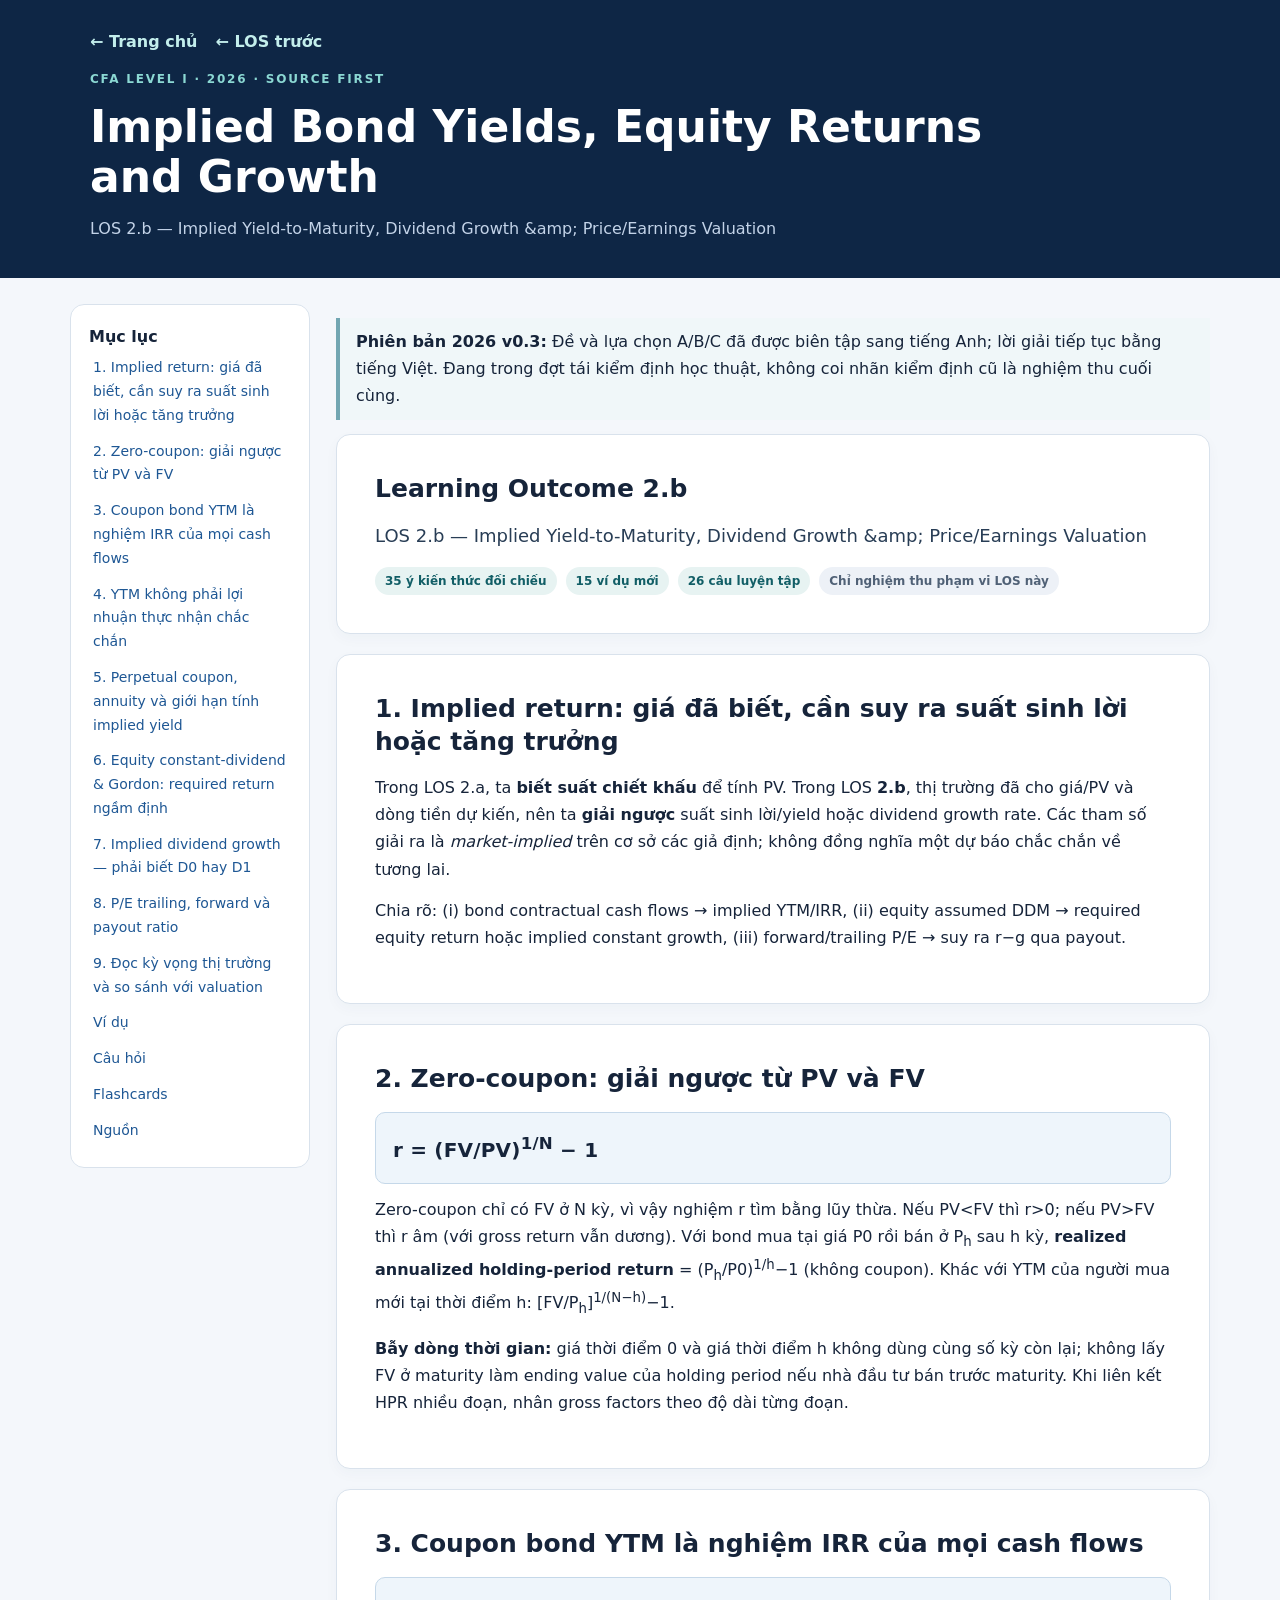
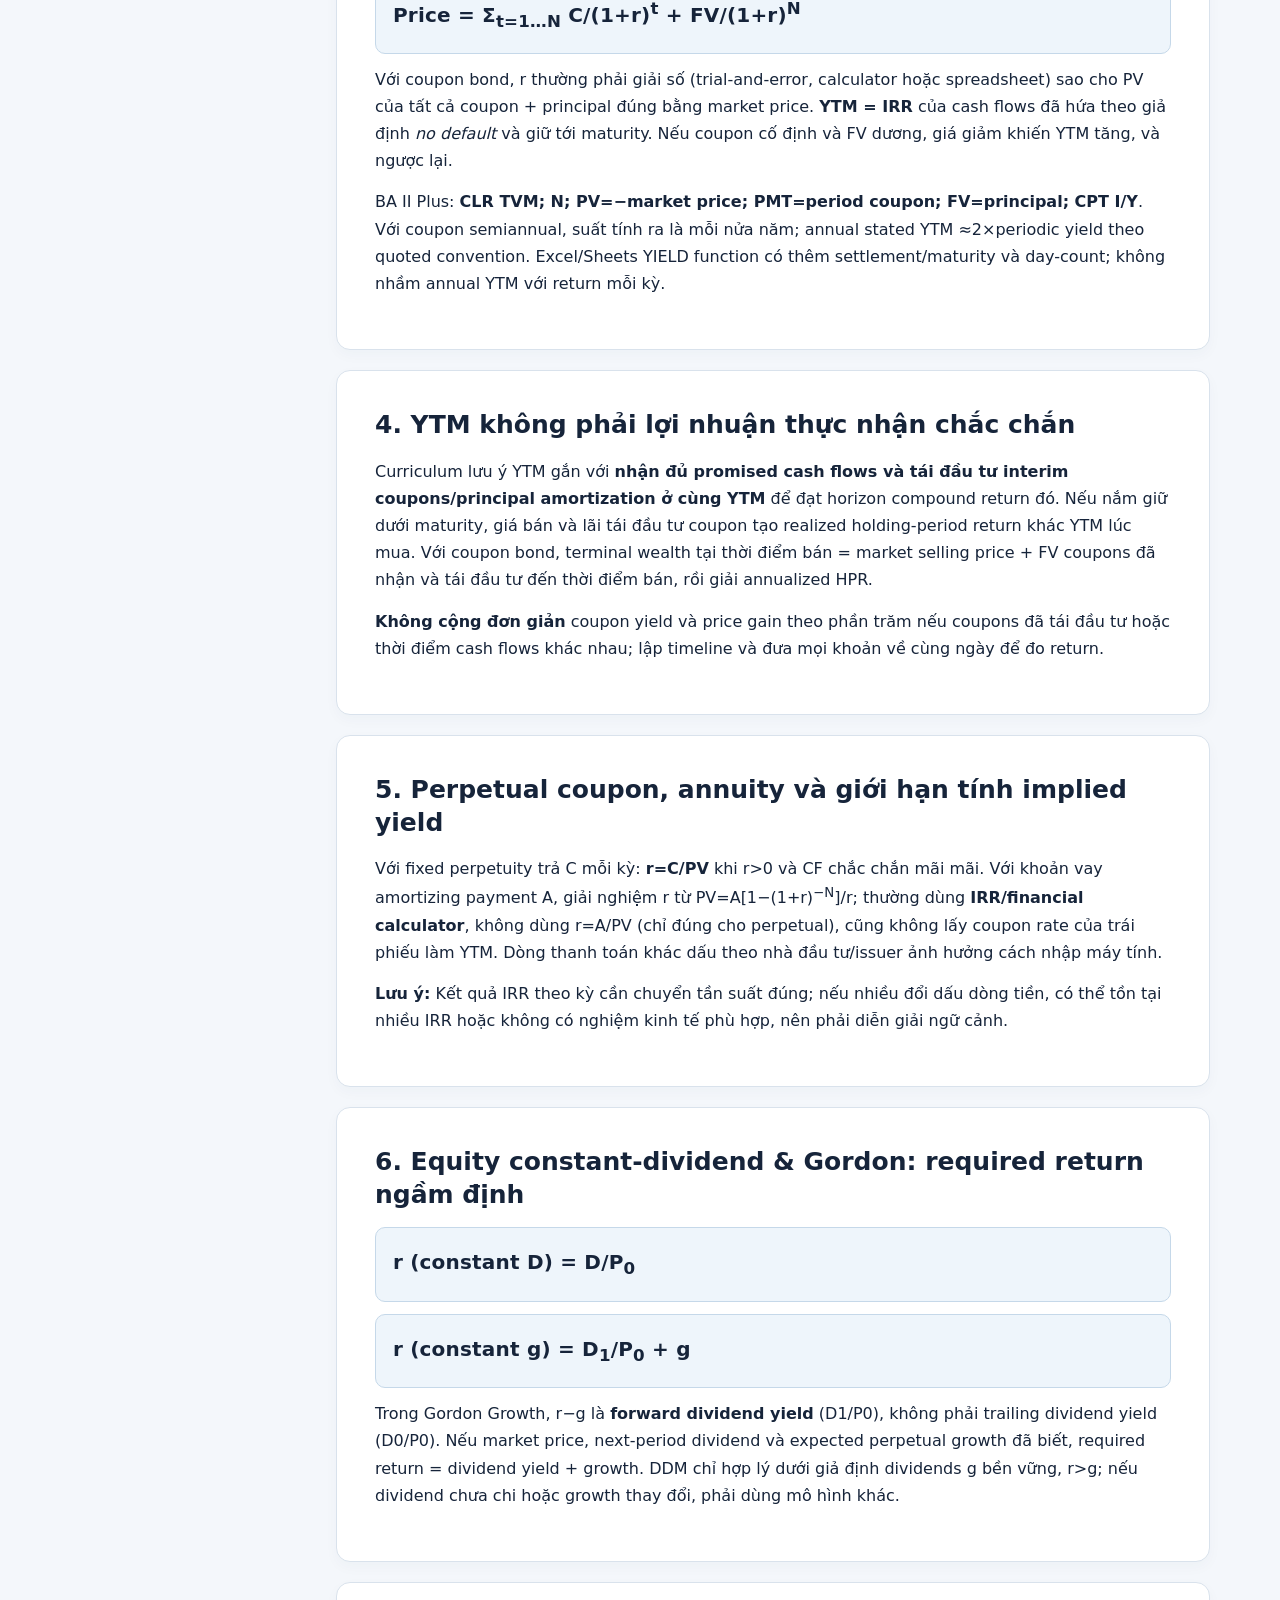
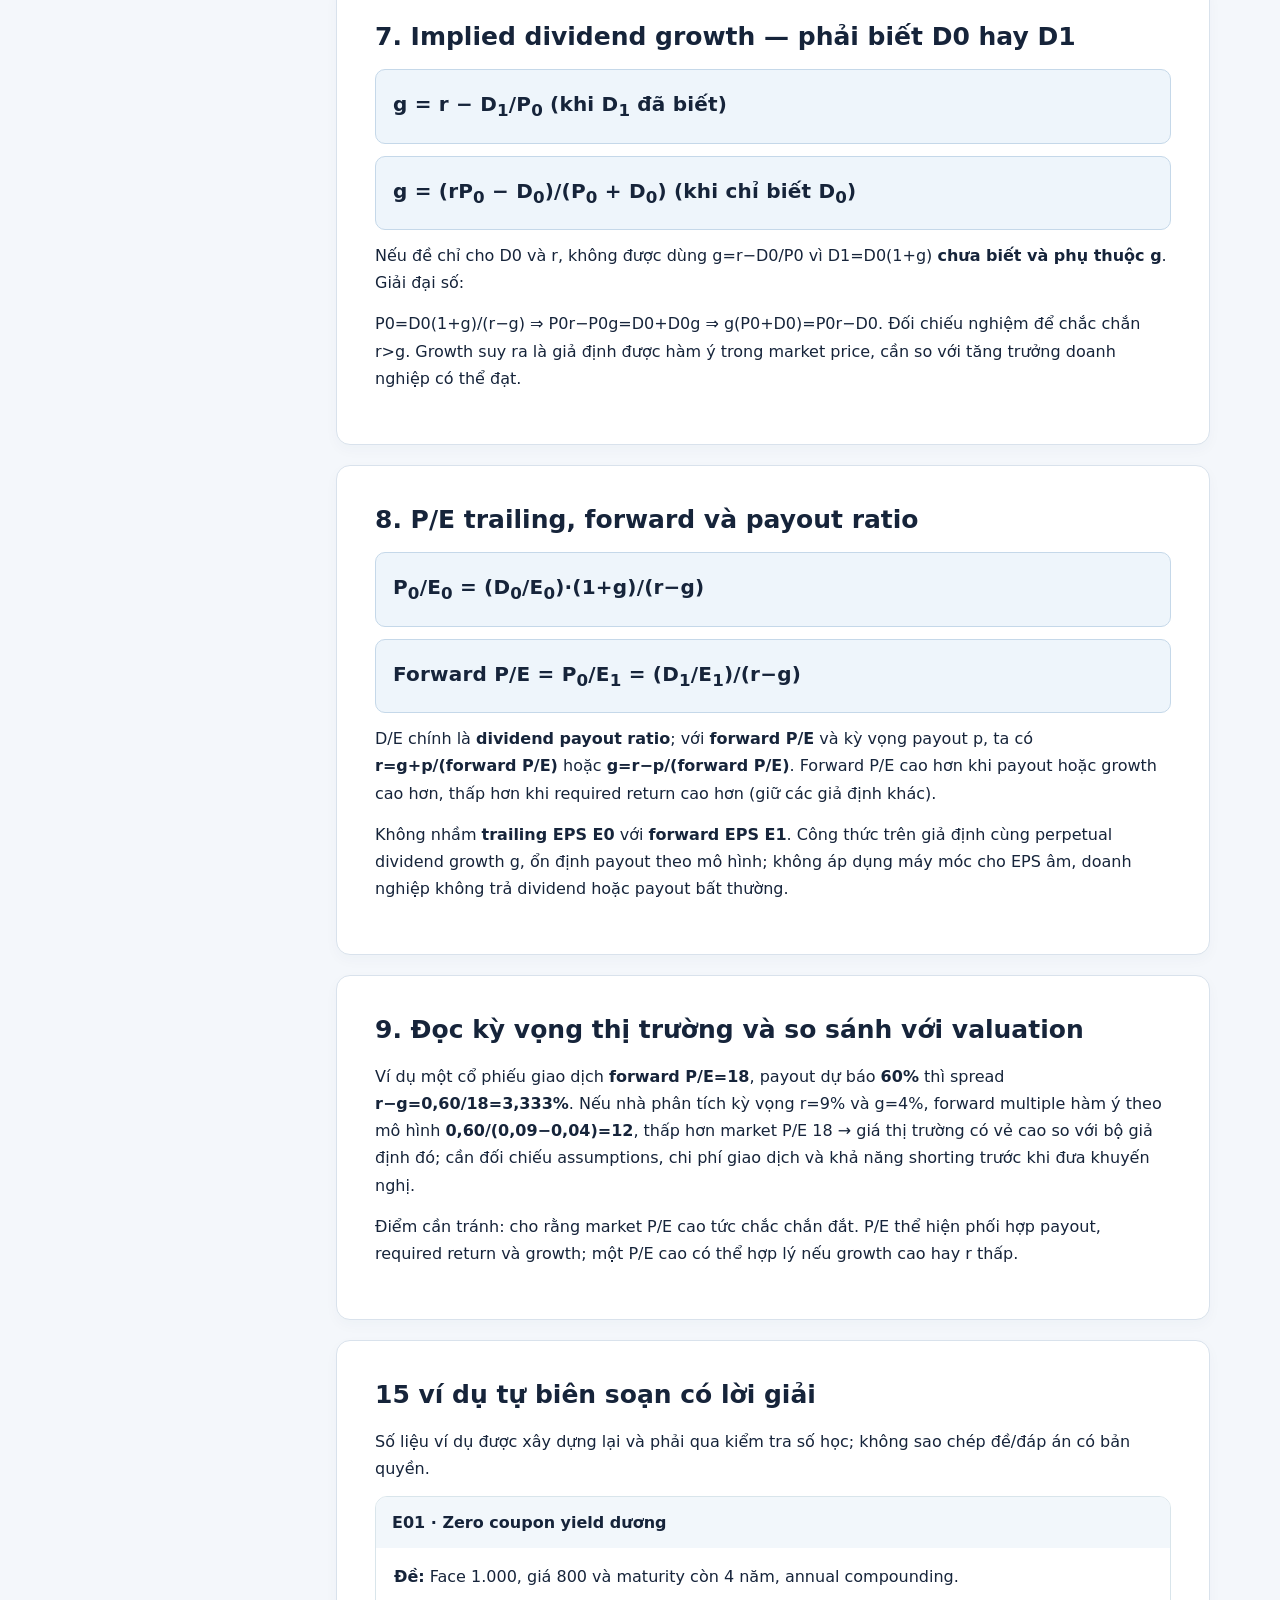
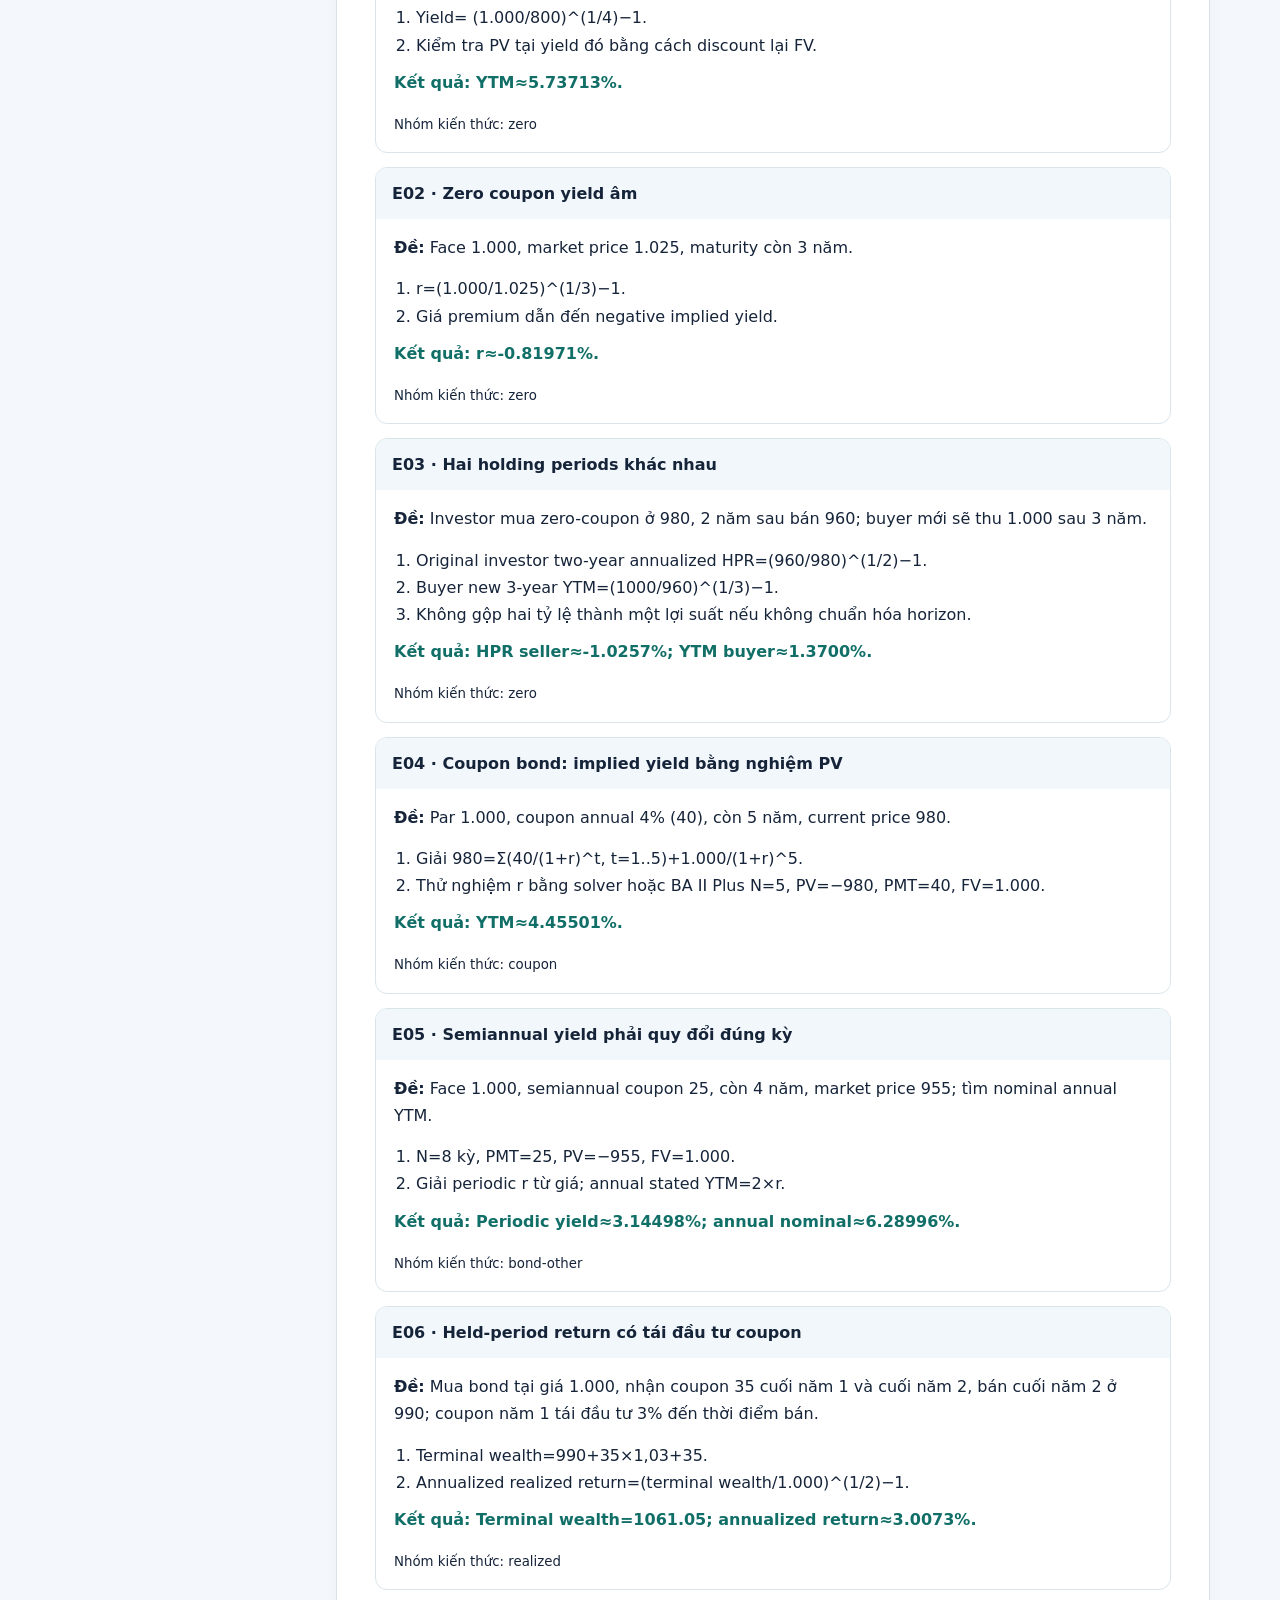
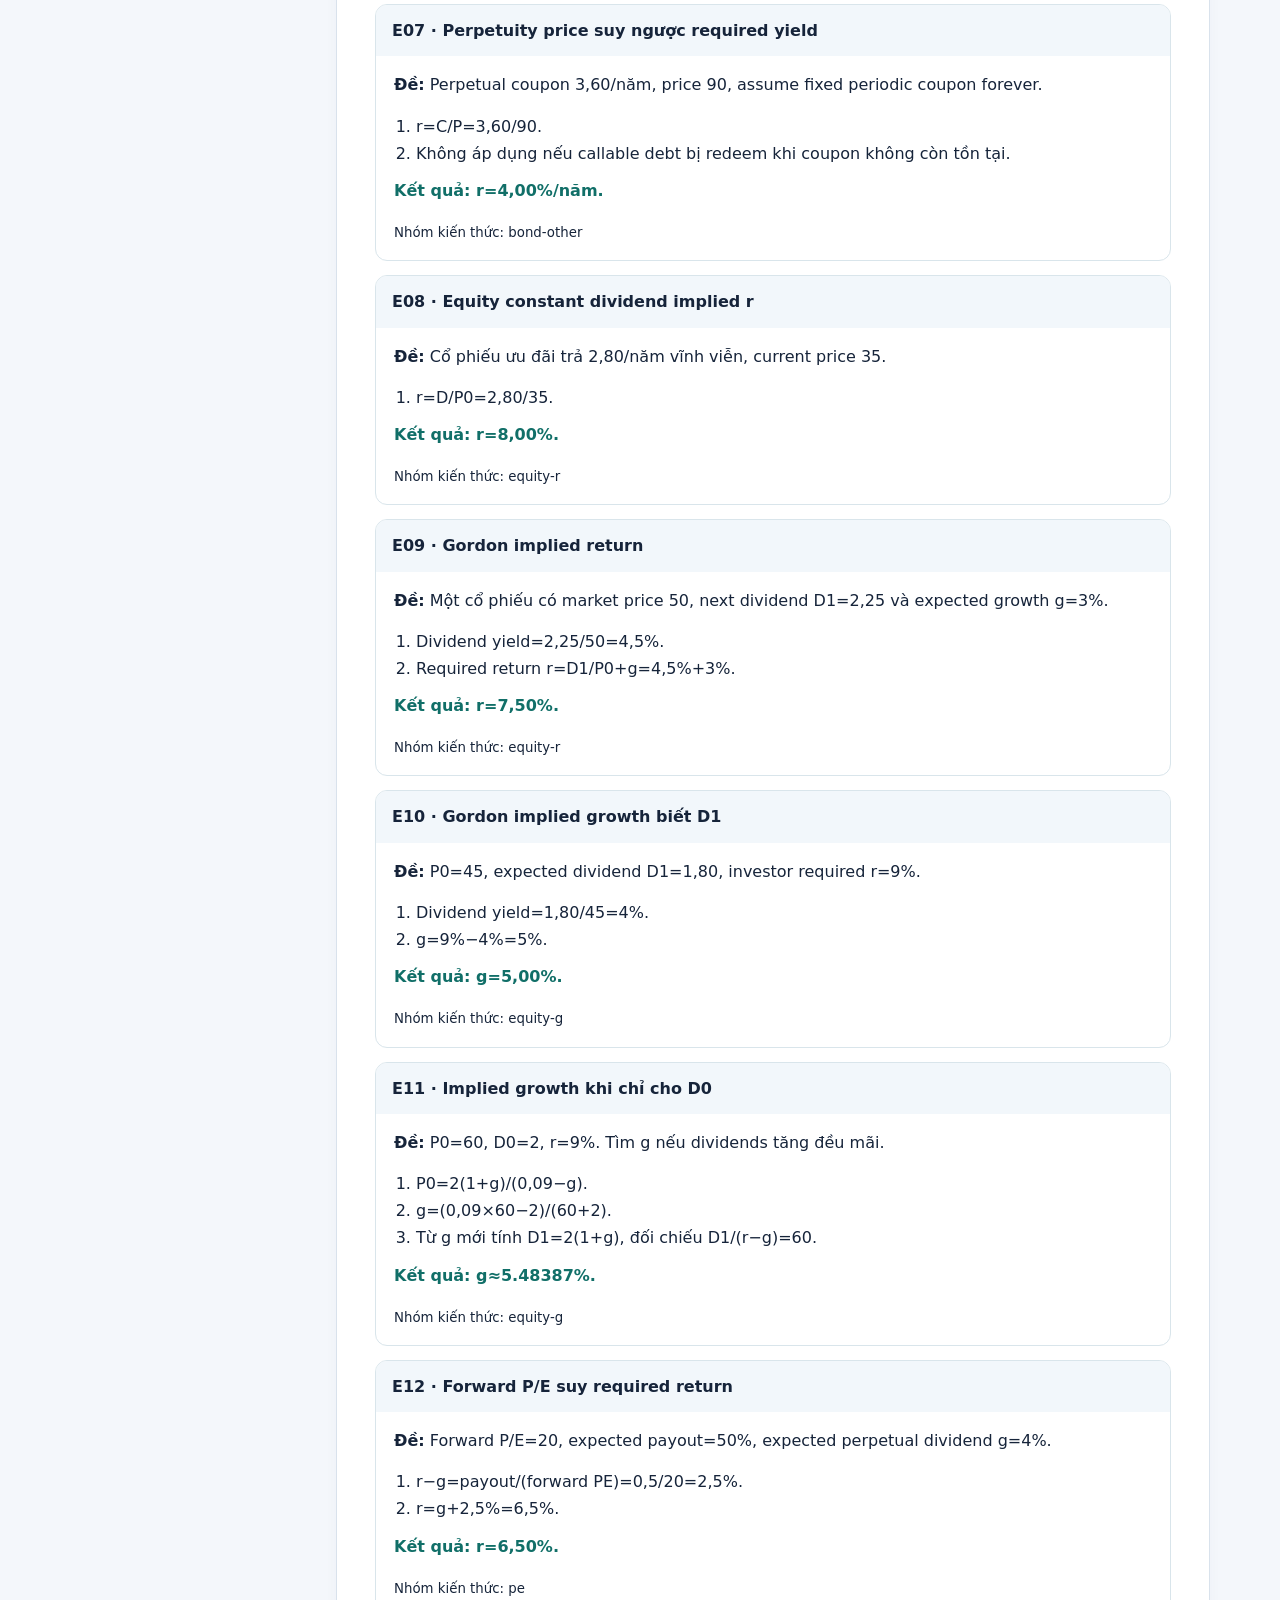
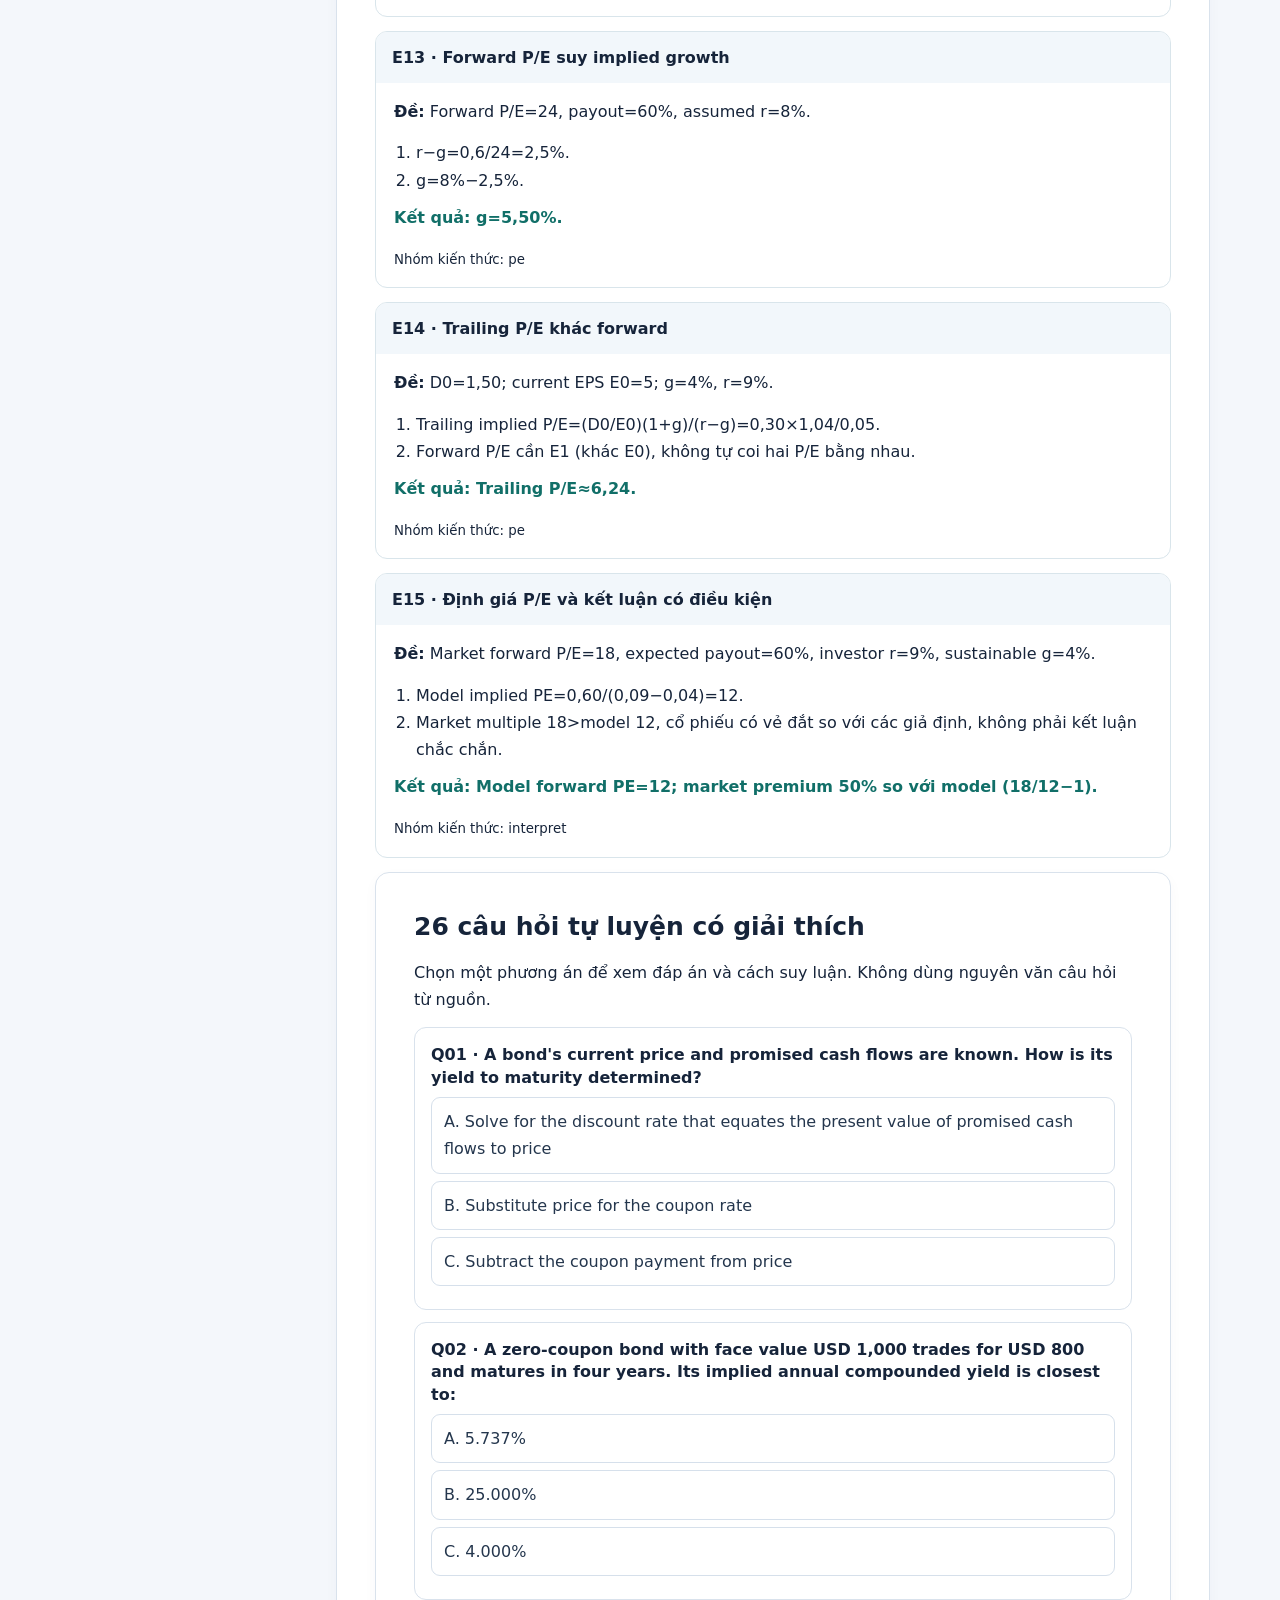
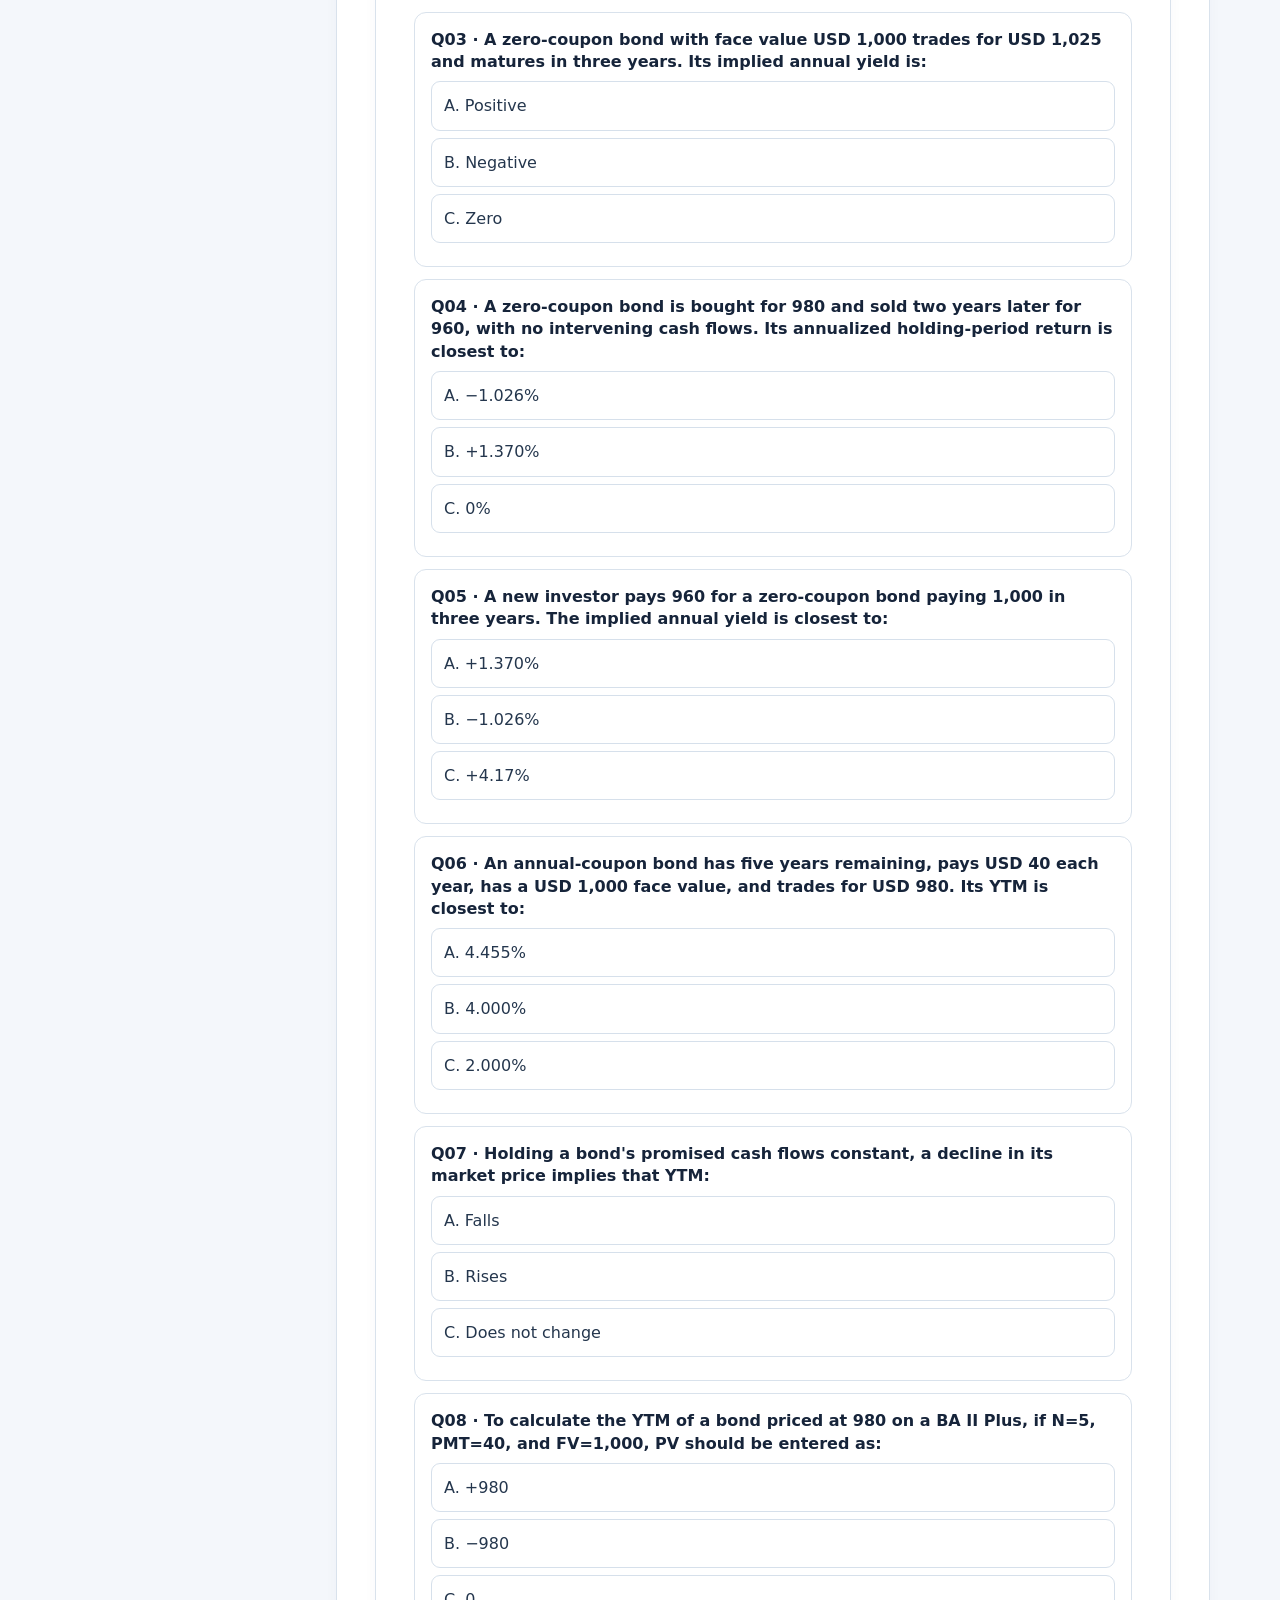
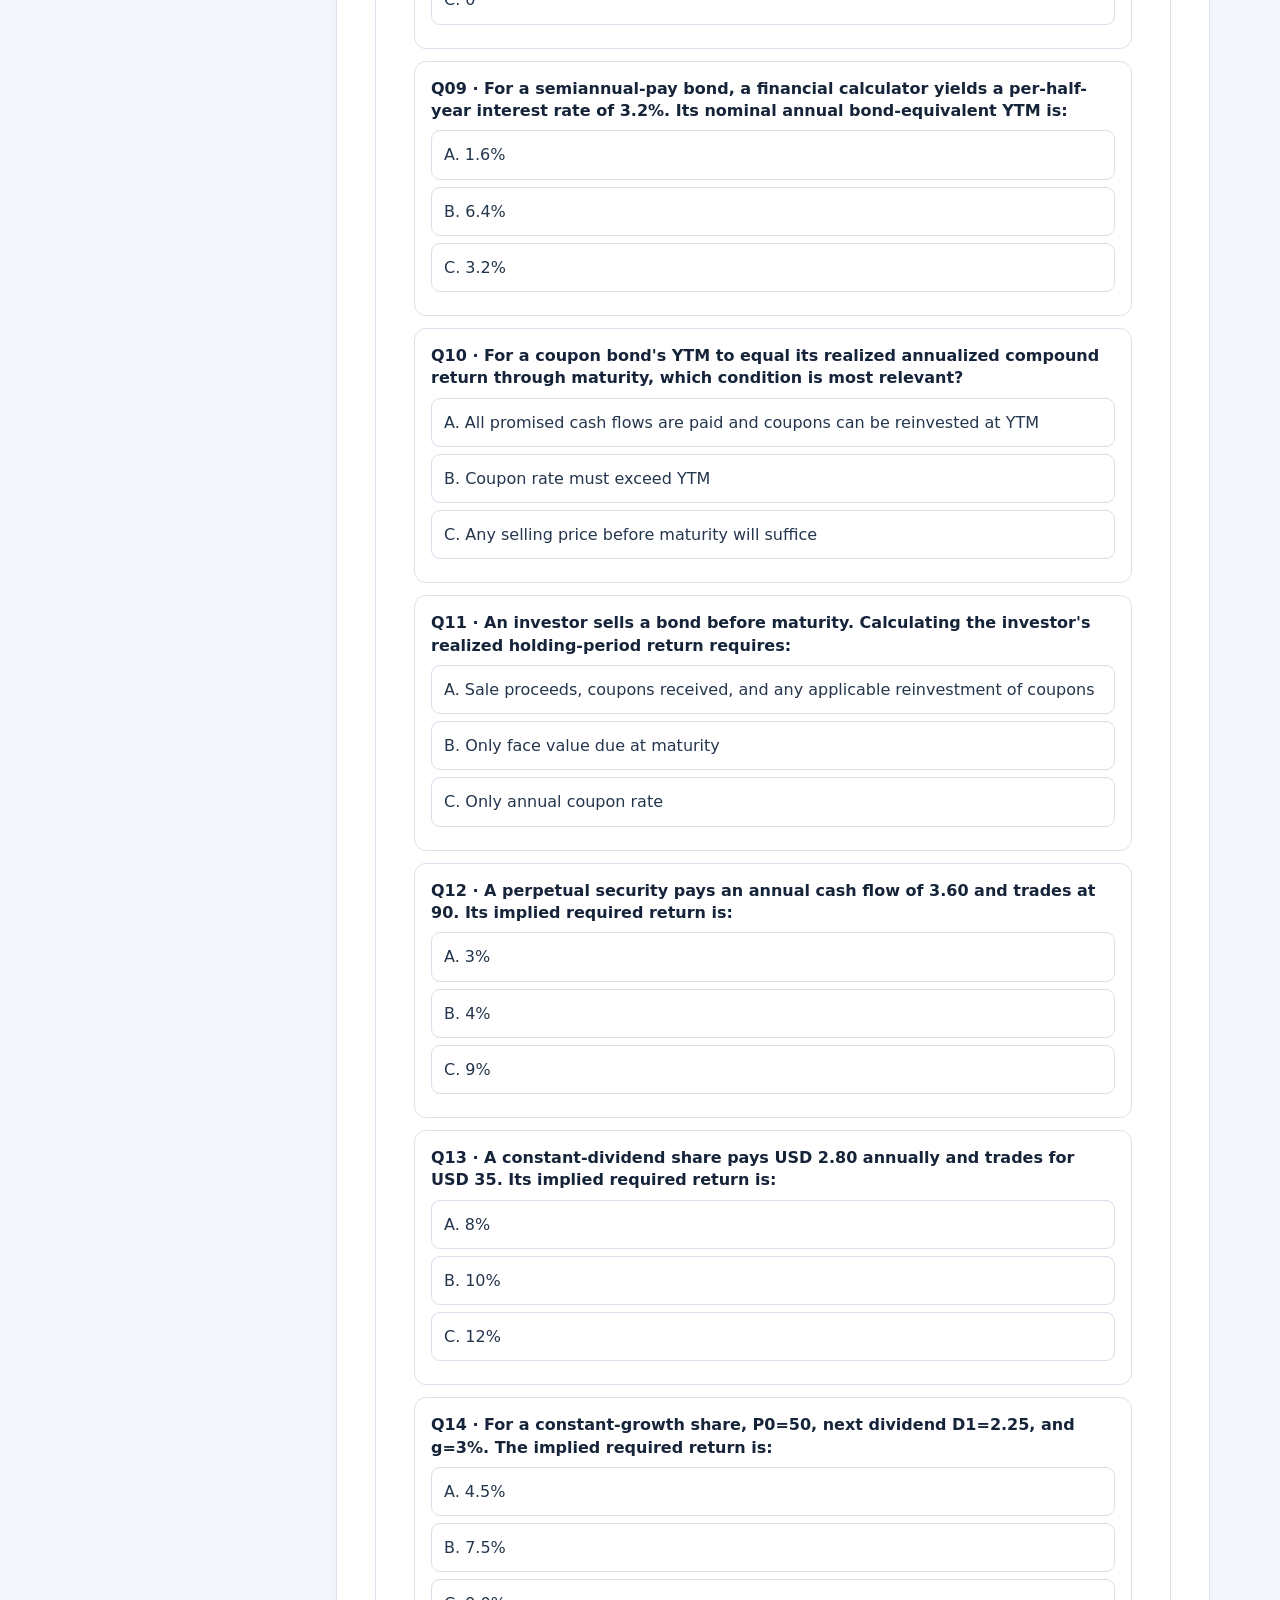
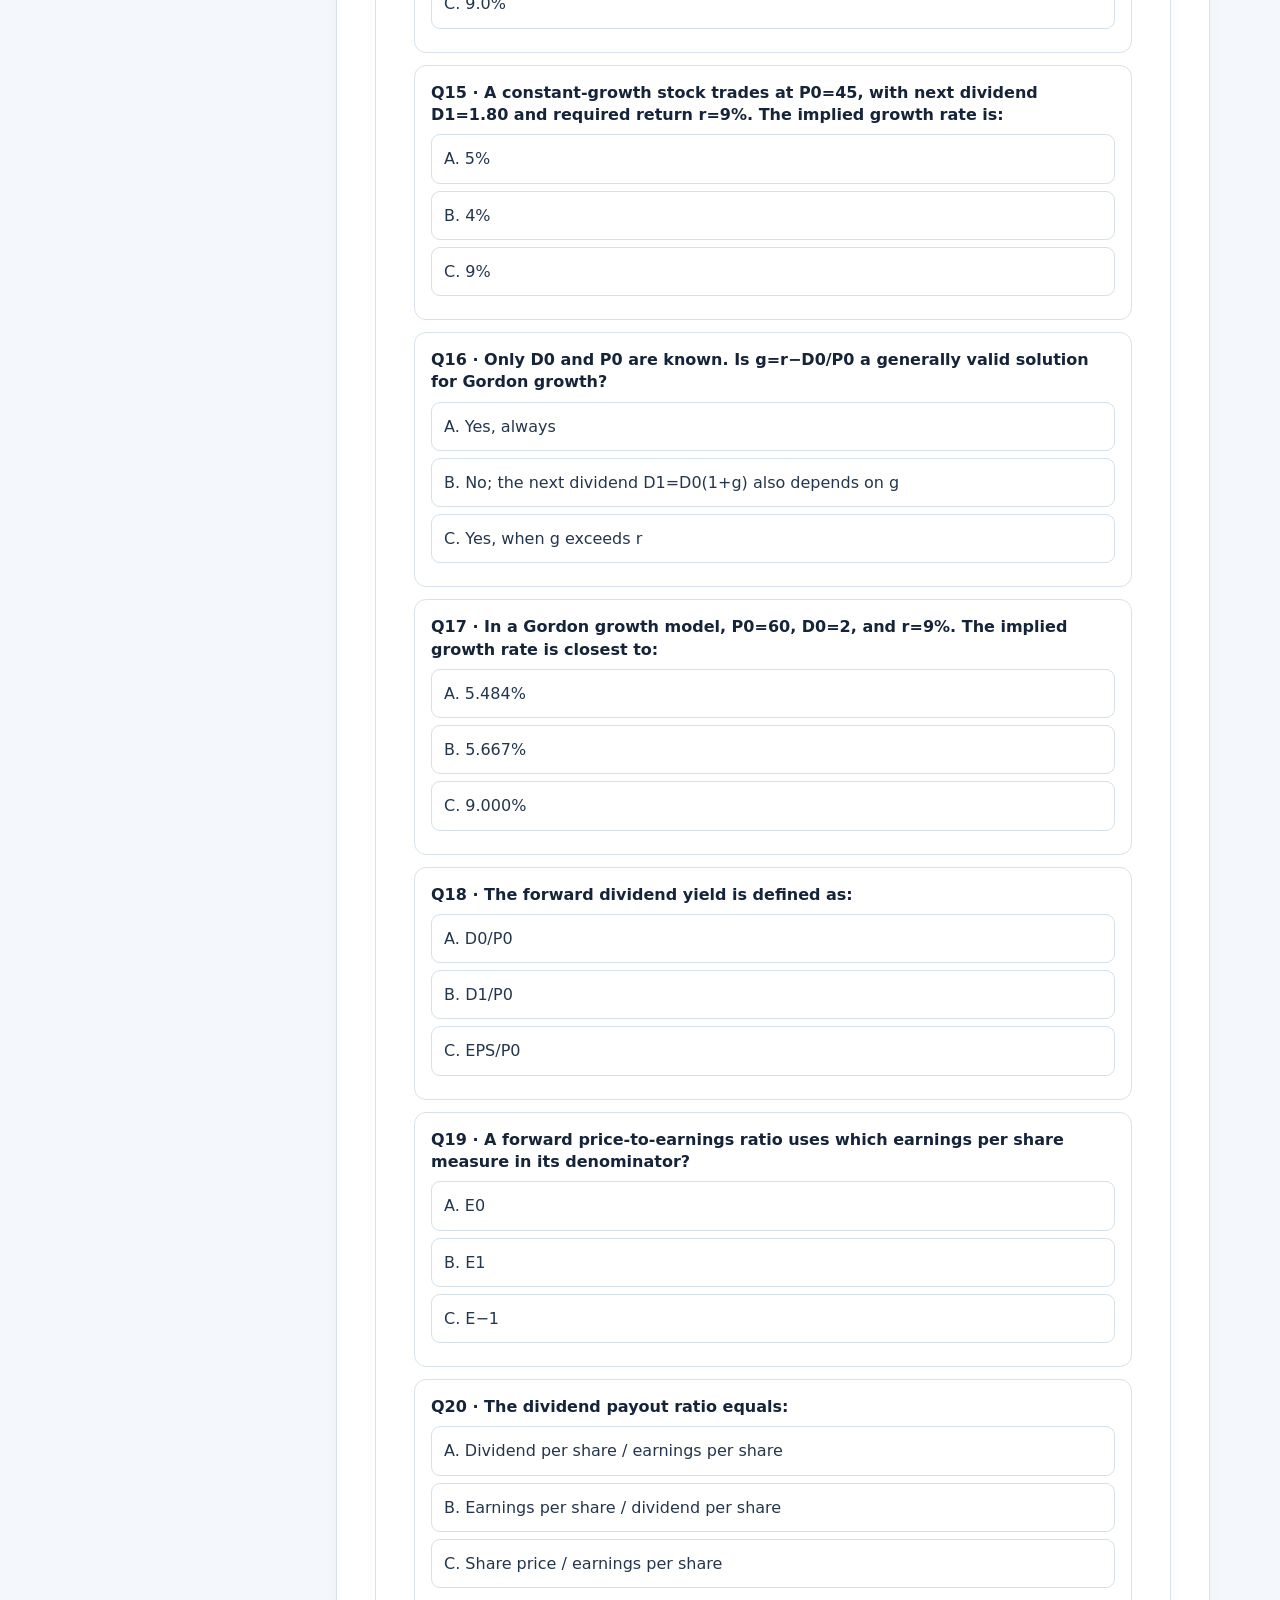
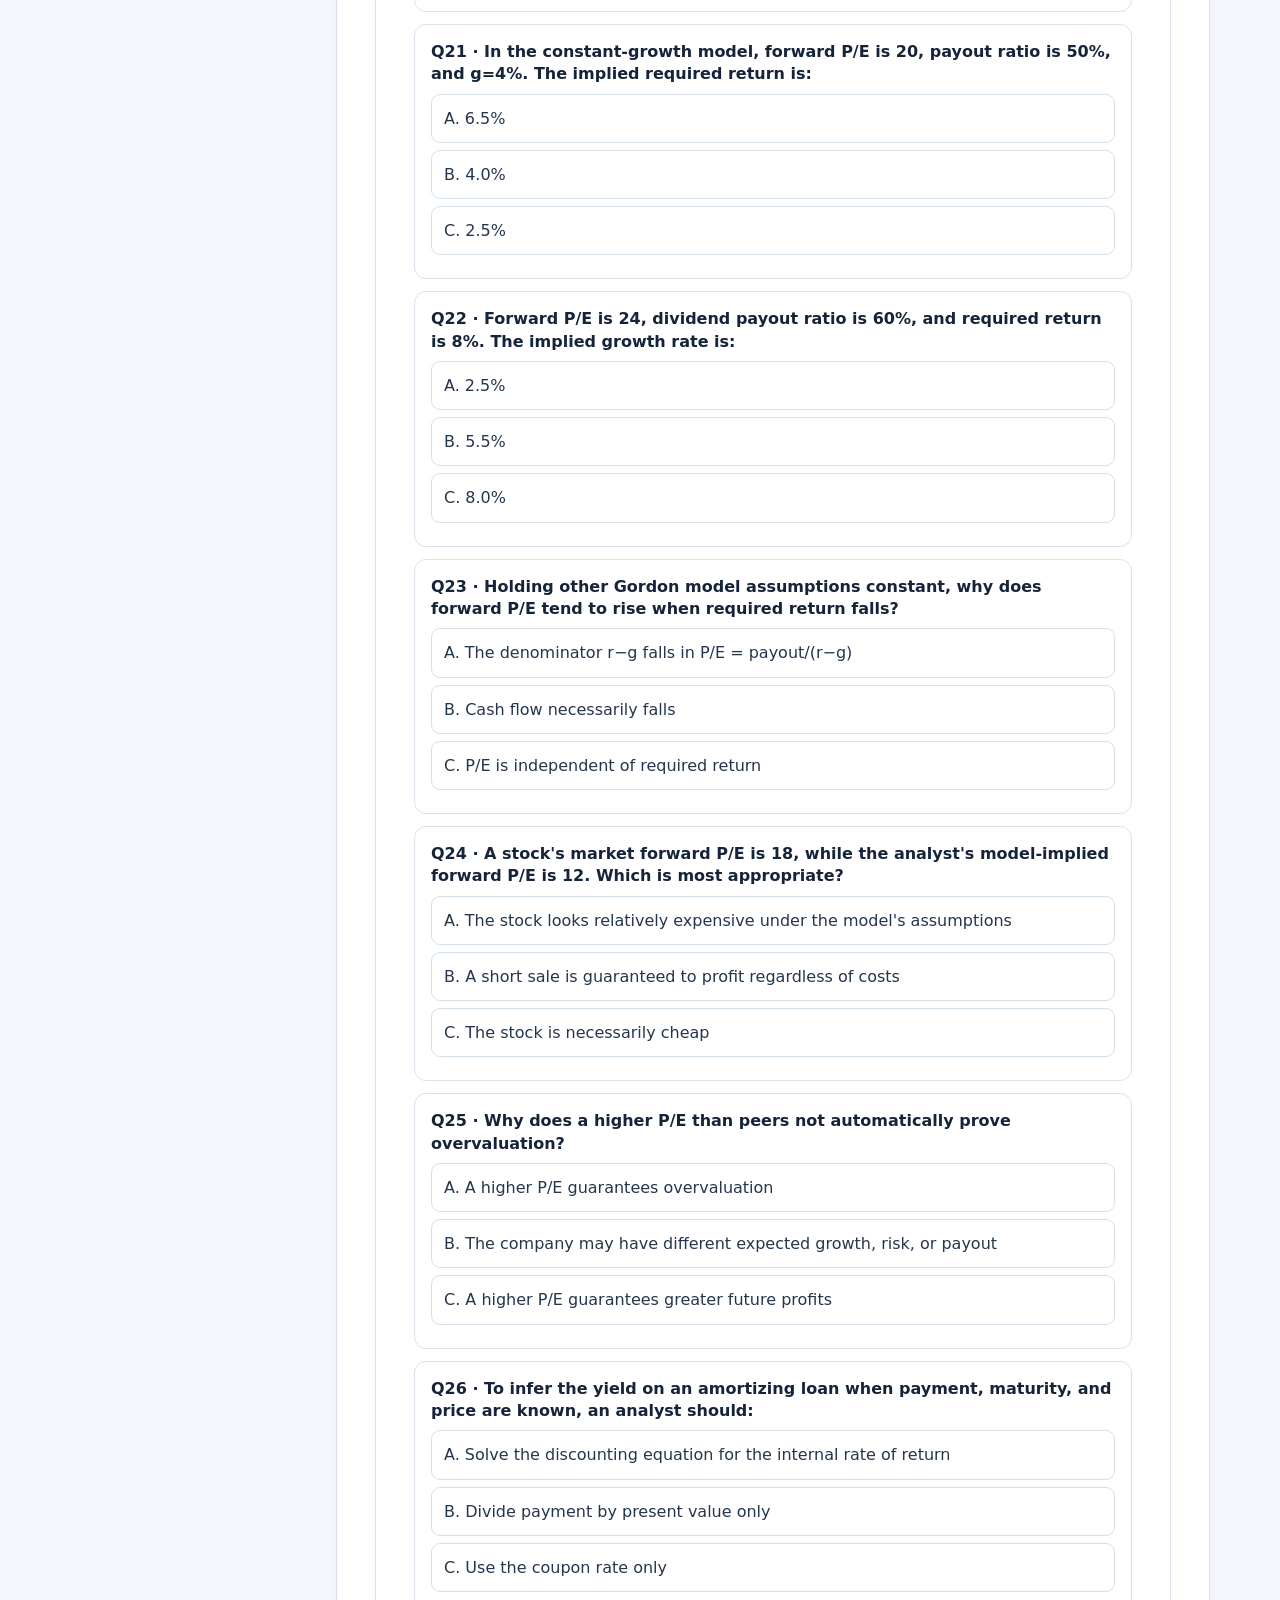
<file: sourcefirst-quant-tvm-los02.html>
<!doctype html><html lang="vi"><head><meta charset="utf-8"><meta name="viewport" content="width=device-width,initial-scale=1"><title>CFA 2026 · LOS 2.b · Implied Bond Yields, Equity Returns and Growth</title><style>
:root{--ink:#16243a;--muted:#5a6980;--bg:#f4f7fb;--paper:#fff;--blue:#1e5794;--line:#d9e2ec;--teal:#137d7e;--gold:#ba8135}
*{box-sizing:border-box}html{scroll-behavior:smooth}body{margin:0;background:var(--bg);color:var(--ink);font:16px/1.7 system-ui,-apple-system,"Segoe UI",sans-serif}header{background:#0e2645;color:#fff;padding:28px max(24px,calc((100vw - 1100px)/2)) 36px}header .eyebrow{font-size:12px;letter-spacing:.15em;text-transform:uppercase;color:#8bd8d3;font-weight:700}header h1{font-size:clamp(28px,4vw,44px);line-height:1.15;max-width:900px;margin:12px 0}header p{color:#c3d3e8;max-width:850px;margin:0}.shell{max-width:1180px;margin:26px auto;display:grid;grid-template-columns:240px minmax(0,1fr);gap:26px;padding:0 20px}.sidebar{align-self:start;position:sticky;top:20px;background:white;border:1px solid var(--line);border-radius:14px;padding:18px}.sidebar a{display:block;color:var(--blue);text-decoration:none;font-size:14px;padding:6px 4px}.sidebar a:hover,.sidebar a:focus{text-decoration:underline}.article{min-width:0}.paper{background:var(--paper);border:1px solid var(--line);border-radius:14px;padding:clamp(18px,3vw,38px);margin-bottom:20px;box-shadow:0 5px 14px rgba(28,55,82,.03)}h2{font-size:25px;line-height:1.3;margin:0 0 16px}h3{font-size:19px;line-height:1.35;margin:0 0 12px;color:#123d65}h4{margin:0 0 8px;line-height:1.4}p{margin:0 0 14px}.lead{font-size:18px;color:#283d55}.badgeline{display:flex;gap:9px;flex-wrap:wrap;margin:15px 0 0}.tag{display:inline-block;border-radius:99px;background:#e7f3f2;color:#115e66;font-size:12px;padding:4px 10px;font-weight:650}.tag.muted{background:#edf1f7;color:#506176}.note{border-left:4px solid #72a6b2;padding:10px 16px;background:#f0f7f9;margin:14px 0}.cards3{display:grid;grid-template-columns:repeat(3,1fr);gap:12px;margin:15px 0}.cards3 article{border:1px solid var(--line);border-radius:12px;padding:16px;background:#f9fbfe}.cards3 h4{color:#135a8b}.formula-big{border:1px solid #c5d8e9;background:#eef5fb;border-radius:10px;padding:17px;margin:12px 0;font-size:clamp(16px,2.3vw,20px);font-weight:700;letter-spacing:.01em;overflow-x:auto}.math{font-family:ui-monospace,Consolas,monospace;color:#143f68}table{border-collapse:collapse;width:100%;font-size:14px;margin:14px 0}th,td{padding:11px 12px;border:1px solid var(--line);text-align:left;vertical-align:top}th{background:#eef4f9}.spaced li{margin:7px 0}.example{border:1px solid #d9e5eb;border-radius:12px;margin:14px 0;overflow:hidden}.example .top{background:#f2f7fb;padding:12px 16px;font-weight:750}.example .body{padding:15px 18px}.example ol{margin:10px 0;padding-left:22px}.answer{color:#116f68;font-weight:750}.quiz{border:1px solid var(--line);padding:16px;border-radius:12px;margin:12px 0}.quiz h4{font-size:16px}.quiz button{width:100%;border:1px solid #d6e0eb;background:#fff;color:#24364d;display:block;text-align:left;padding:10px 12px;border-radius:9px;margin:7px 0;cursor:pointer;font:inherit}.quiz button:hover{border-color:#3879ad;background:#f1f7fc}.quiz button[disabled]{cursor:default;opacity:.8}.quiz button.correct{background:#e0f4ed;border-color:#3f9879}.quiz button.incorrect{background:#fff0ea;border-color:#c07d63}.feedback{display:none;padding:12px 14px;background:#f4f7fa;border-radius:8px;margin-top:9px}.feedback.show{display:block}.result{font-weight:750;padding:14px;margin-top:12px}.flashgrid{display:grid;grid-template-columns:repeat(2,minmax(0,1fr));gap:11px}.flashgrid details{border:1px solid var(--line);border-radius:10px;padding:13px 15px;background:#fbfcff}.flashgrid summary{font-weight:600;cursor:pointer}.source small{color:var(--muted)}.source li{margin-bottom:8px}.footerline{font-size:13px;color:var(--muted);padding-bottom:40px}.toplink{color:#c3eeec;text-decoration:none;display:inline-block;margin-bottom:14px;font-weight:650}.toplink:hover{text-decoration:underline}
@media(max-width:850px){.shell{display:block}.sidebar{position:static;margin-bottom:18px}.sidebar nav{display:flex;flex-wrap:wrap;gap:0 10px}.cards3{grid-template-columns:1fr}.flashgrid{grid-template-columns:1fr}header{padding:20px 24px 30px}}@media(max-width:500px){table{font-size:12px}th,td{padding:8px}body{font-size:15px}}

.callout{background:#fff7e9;border-left:4px solid #e5a445;padding:13px 16px;margin:15px 0}.questions-summary{margin:12px 0;color:#26506c} .quiz button:focus-visible{outline:2px solid #237d98} .examples-header{margin-top:20px}
</style></head><body><header><a class="toplink" href="index.html">← Trang chủ</a><a class="toplink" href="sourcefirst-quant-tvm-los01.html" style="margin-left:18px">← LOS trước</a><div class="eyebrow">CFA Level I · 2026 · Source First</div><h1>Implied Bond Yields, Equity Returns and Growth</h1><p>LOS 2.b — Implied Yield-to-Maturity, Dividend Growth &amp;amp; Price/Earnings Valuation</p></header><div class="shell"><aside class="sidebar"><strong>Mục lục</strong><nav><a href="#scope">1. Implied return: giá đã biết, cần suy ra suất sinh lời hoặc tăng trưởng</a><a href="#zero">2. Zero-coupon: giải ngược từ PV và FV</a><a href="#coupon">3. Coupon bond YTM là nghiệm IRR của mọi cash flows</a><a href="#realized">4. YTM không phải lợi nhuận thực nhận chắc chắn</a><a href="#bond-other">5. Perpetual coupon, annuity và giới hạn tính implied yield</a><a href="#equity-r">6. Equity constant-dividend &amp; Gordon: required return ngầm định</a><a href="#equity-g">7. Implied dividend growth — phải biết D0 hay D1</a><a href="#pe">8. P/E trailing, forward và payout ratio</a><a href="#interpret">9. Đọc kỳ vọng thị trường và so sánh với valuation</a><a href="#examples">Ví dụ</a><a href="#questions">Câu hỏi</a><a href="#flashcards">Flashcards</a><a href="#sources">Nguồn</a></nav></aside><main class="article"><div class="note" role="note"><strong>Phiên bản 2026 v0.3:</strong> Đề và lựa chọn A/B/C đã được biên tập sang tiếng Anh; lời giải tiếp tục bằng tiếng Việt. Đang trong đợt tái kiểm định học thuật, không coi nhãn kiểm định cũ là nghiệm thu cuối cùng.</div><section class="paper"><h2>Learning Outcome 2.b</h2><p class="lead">LOS 2.b — Implied Yield-to-Maturity, Dividend Growth &amp;amp; Price/Earnings Valuation</p><div class="badgeline"><span class="tag">35 ý kiến thức đối chiếu</span><span class="tag">15 ví dụ mới</span><span class="tag">26 câu luyện tập</span><span class="tag muted">Chỉ nghiệm thu phạm vi LOS này</span></div></section><section class="paper" id="scope"><h2>1. Implied return: giá đã biết, cần suy ra suất sinh lời hoặc tăng trưởng</h2><p>Trong LOS 2.a, ta <strong>biết suất chiết khấu</strong> để tính PV. Trong LOS <strong>2.b</strong>, thị trường đã cho giá/PV và dòng tiền dự kiến, nên ta <strong>giải ngược</strong> suất sinh lời/yield hoặc dividend growth rate. Các tham số giải ra là <em>market-implied</em> trên cơ sở các giả định; không đồng nghĩa một dự báo chắc chắn về tương lai.</p><p>Chia rõ: (i) bond contractual cash flows → implied YTM/IRR, (ii) equity assumed DDM → required equity return hoặc implied constant growth, (iii) forward/trailing P/E → suy ra r−g qua payout.</p></section><section class="paper" id="zero"><h2>2. Zero-coupon: giải ngược từ PV và FV</h2><div class="formula-big">r = (FV/PV)<sup>1/N</sup> − 1</div><p>Zero-coupon chỉ có FV ở N kỳ, vì vậy nghiệm r tìm bằng lũy thừa. Nếu PV&lt;FV thì r&gt;0; nếu PV&gt;FV thì r âm (với gross return vẫn dương). Với bond mua tại giá P0 rồi bán ở P<sub>h</sub> sau h kỳ, <b>realized annualized holding-period return</b> = (P<sub>h</sub>/P0)<sup>1/h</sup>−1 (không coupon). Khác với YTM của người mua mới tại thời điểm h: [FV/P<sub>h</sub>]<sup>1/(N−h)</sup>−1.</p><p><b>Bẫy dòng thời gian:</b> giá thời điểm 0 và giá thời điểm h không dùng cùng số kỳ còn lại; không lấy FV ở maturity làm ending value của holding period nếu nhà đầu tư bán trước maturity. Khi liên kết HPR nhiều đoạn, nhân gross factors theo độ dài từng đoạn.</p></section><section class="paper" id="coupon"><h2>3. Coupon bond YTM là nghiệm IRR của mọi cash flows</h2><div class="formula-big">Price = Σ<sub>t=1…N</sub> C/(1+r)<sup>t</sup> + FV/(1+r)<sup>N</sup></div><p>Với coupon bond, r thường phải giải số (trial-and-error, calculator hoặc spreadsheet) sao cho PV của tất cả coupon + principal đúng bằng market price. <b>YTM = IRR</b> của cash flows đã hứa theo giả định <em>no default</em> và giữ tới maturity. Nếu coupon cố định và FV dương, giá giảm khiến YTM tăng, và ngược lại.</p><p>BA II Plus: <b>CLR TVM; N; PV=−market price; PMT=period coupon; FV=principal; CPT I/Y</b>. Với coupon semiannual, suất tính ra là mỗi nửa năm; annual stated YTM ≈2×periodic yield theo quoted convention. Excel/Sheets YIELD function có thêm settlement/maturity và day-count; không nhầm annual YTM với return mỗi kỳ.</p></section><section class="paper" id="realized"><h2>4. YTM không phải lợi nhuận thực nhận chắc chắn</h2><p>Curriculum lưu ý YTM gắn với <b>nhận đủ promised cash flows và tái đầu tư interim coupons/principal amortization ở cùng YTM</b> để đạt horizon compound return đó. Nếu nắm giữ dưới maturity, giá bán và lãi tái đầu tư coupon tạo realized holding-period return khác YTM lúc mua. Với coupon bond, terminal wealth tại thời điểm bán = market selling price + FV coupons đã nhận và tái đầu tư đến thời điểm bán, rồi giải annualized HPR.</p><p><b>Không cộng đơn giản</b> coupon yield và price gain theo phần trăm nếu coupons đã tái đầu tư hoặc thời điểm cash flows khác nhau; lập timeline và đưa mọi khoản về cùng ngày để đo return.</p></section><section class="paper" id="bond-other"><h2>5. Perpetual coupon, annuity và giới hạn tính implied yield</h2><p>Với fixed perpetuity trả C mỗi kỳ: <b>r=C/PV</b> khi r&gt;0 và CF chắc chắn mãi mãi. Với khoản vay amortizing payment A, giải nghiệm r từ PV=A[1−(1+r)<sup>−N</sup>]/r; thường dùng <b>IRR/financial calculator</b>, không dùng r=A/PV (chỉ đúng cho perpetual), cũng không lấy coupon rate của trái phiếu làm YTM. Dòng thanh toán khác dấu theo nhà đầu tư/issuer ảnh hưởng cách nhập máy tính.</p><p><b>Lưu ý:</b> Kết quả IRR theo kỳ cần chuyển tần suất đúng; nếu nhiều đổi dấu dòng tiền, có thể tồn tại nhiều IRR hoặc không có nghiệm kinh tế phù hợp, nên phải diễn giải ngữ cảnh.</p></section><section class="paper" id="equity-r"><h2>6. Equity constant-dividend &amp; Gordon: required return ngầm định</h2><div class="formula-big">r (constant D) = D/P<sub>0</sub></div><div class="formula-big">r (constant g) = D<sub>1</sub>/P<sub>0</sub> + g</div><p>Trong Gordon Growth, r−g là <b>forward dividend yield</b> (D1/P0), không phải trailing dividend yield (D0/P0). Nếu market price, next-period dividend và expected perpetual growth đã biết, required return = dividend yield + growth. DDM chỉ hợp lý dưới giả định dividends g bền vững, r&gt;g; nếu dividend chưa chi hoặc growth thay đổi, phải dùng mô hình khác.</p></section><section class="paper" id="equity-g"><h2>7. Implied dividend growth — phải biết D0 hay D1</h2><div class="formula-big">g = r − D<sub>1</sub>/P<sub>0</sub> (khi D<sub>1</sub> đã biết)</div><div class="formula-big">g = (rP<sub>0</sub> − D<sub>0</sub>)/(P<sub>0</sub> + D<sub>0</sub>) (khi chỉ biết D<sub>0</sub>)</div><p>Nếu đề chỉ cho D0 và r, không được dùng g=r−D0/P0 vì D1=D0(1+g) <b>chưa biết và phụ thuộc g</b>. Giải đại số:</p><p>P0=D0(1+g)/(r−g) ⇒ P0r−P0g=D0+D0g ⇒ g(P0+D0)=P0r−D0. Đối chiếu nghiệm để chắc chắn r&gt;g. Growth suy ra là giả định được hàm ý trong market price, cần so với tăng trưởng doanh nghiệp có thể đạt.</p></section><section class="paper" id="pe"><h2>8. P/E trailing, forward và payout ratio</h2><div class="formula-big">P<sub>0</sub>/E<sub>0</sub> = (D<sub>0</sub>/E<sub>0</sub>)·(1+g)/(r−g)</div><div class="formula-big">Forward P/E = P<sub>0</sub>/E<sub>1</sub> = (D<sub>1</sub>/E<sub>1</sub>)/(r−g)</div><p>D/E chính là <b>dividend payout ratio</b>; với <b>forward P/E</b> và kỳ vọng payout p, ta có <b>r=g+p/(forward P/E)</b> hoặc <b>g=r−p/(forward P/E)</b>. Forward P/E cao hơn khi payout hoặc growth cao hơn, thấp hơn khi required return cao hơn (giữ các giả định khác).</p><p>Không nhầm <b>trailing EPS E0</b> với <b>forward EPS E1</b>. Công thức trên giả định cùng perpetual dividend growth g, ổn định payout theo mô hình; không áp dụng máy móc cho EPS âm, doanh nghiệp không trả dividend hoặc payout bất thường.</p></section><section class="paper" id="interpret"><h2>9. Đọc kỳ vọng thị trường và so sánh với valuation</h2><p>Ví dụ một cổ phiếu giao dịch <b>forward P/E=18</b>, payout dự báo <b>60%</b> thì spread <b>r−g=0,60/18=3,333%</b>. Nếu nhà phân tích kỳ vọng r=9% và g=4%, forward multiple hàm ý theo mô hình <b>0,60/(0,09−0,04)=12</b>, thấp hơn market P/E 18 → giá thị trường có vẻ cao so với bộ giả định đó; cần đối chiếu assumptions, chi phí giao dịch và khả năng shorting trước khi đưa khuyến nghị.</p><p>Điểm cần tránh: cho rằng market P/E cao tức chắc chắn đắt. P/E thể hiện phối hợp payout, required return và growth; một P/E cao có thể hợp lý nếu growth cao hay r thấp.</p></section><section class="paper" id="examples"><h2>15 ví dụ tự biên soạn có lời giải</h2><p>Số liệu ví dụ được xây dựng lại và phải qua kiểm tra số học; không sao chép đề/đáp án có bản quyền.</p><article class="example" id="E01"><div class="top">E01 · Zero coupon yield dương</div><div class="body"><p><b>Đề:</b> Face 1.000, giá 800 và maturity còn 4 năm, annual compounding.</p><ol><li>Yield= (1.000/800)^(1/4)−1.</li><li>Kiểm tra PV tại yield đó bằng cách discount lại FV.</li></ol><p class="answer">Kết quả: YTM≈5.73713%.</p><small>Nhóm kiến thức: zero</small></div></article><article class="example" id="E02"><div class="top">E02 · Zero coupon yield âm</div><div class="body"><p><b>Đề:</b> Face 1.000, market price 1.025, maturity còn 3 năm.</p><ol><li>r=(1.000/1.025)^(1/3)−1.</li><li>Giá premium dẫn đến negative implied yield.</li></ol><p class="answer">Kết quả: r≈-0.81971%.</p><small>Nhóm kiến thức: zero</small></div></article><article class="example" id="E03"><div class="top">E03 · Hai holding periods khác nhau</div><div class="body"><p><b>Đề:</b> Investor mua zero-coupon ở 980, 2 năm sau bán 960; buyer mới sẽ thu 1.000 sau 3 năm.</p><ol><li>Original investor two-year annualized HPR=(960/980)^(1/2)−1.</li><li>Buyer new 3-year YTM=(1000/960)^(1/3)−1.</li><li>Không gộp hai tỷ lệ thành một lợi suất nếu không chuẩn hóa horizon.</li></ol><p class="answer">Kết quả: HPR seller≈-1.0257%; YTM buyer≈1.3700%.</p><small>Nhóm kiến thức: zero</small></div></article><article class="example" id="E04"><div class="top">E04 · Coupon bond: implied yield bằng nghiệm PV</div><div class="body"><p><b>Đề:</b> Par 1.000, coupon annual 4% (40), còn 5 năm, current price 980.</p><ol><li>Giải 980=Σ(40/(1+r)^t, t=1..5)+1.000/(1+r)^5.</li><li>Thử nghiệm r bằng solver hoặc BA II Plus N=5, PV=−980, PMT=40, FV=1.000.</li></ol><p class="answer">Kết quả: YTM≈4.45501%.</p><small>Nhóm kiến thức: coupon</small></div></article><article class="example" id="E05"><div class="top">E05 · Semiannual yield phải quy đổi đúng kỳ</div><div class="body"><p><b>Đề:</b> Face 1.000, semiannual coupon 25, còn 4 năm, market price 955; tìm nominal annual YTM.</p><ol><li>N=8 kỳ, PMT=25, PV=−955, FV=1.000.</li><li>Giải periodic r từ giá; annual stated YTM=2×r.</li></ol><p class="answer">Kết quả: Periodic yield≈3.14498%; annual nominal≈6.28996%.</p><small>Nhóm kiến thức: bond-other</small></div></article><article class="example" id="E06"><div class="top">E06 · Held-period return có tái đầu tư coupon</div><div class="body"><p><b>Đề:</b> Mua bond tại giá 1.000, nhận coupon 35 cuối năm 1 và cuối năm 2, bán cuối năm 2 ở 990; coupon năm 1 tái đầu tư 3% đến thời điểm bán.</p><ol><li>Terminal wealth=990+35×1,03+35.</li><li>Annualized realized return=(terminal wealth/1.000)^(1/2)−1.</li></ol><p class="answer">Kết quả: Terminal wealth=1061.05; annualized return≈3.0073%.</p><small>Nhóm kiến thức: realized</small></div></article><article class="example" id="E07"><div class="top">E07 · Perpetuity price suy ngược required yield</div><div class="body"><p><b>Đề:</b> Perpetual coupon 3,60/năm, price 90, assume fixed periodic coupon forever.</p><ol><li>r=C/P=3,60/90.</li><li>Không áp dụng nếu callable debt bị redeem khi coupon không còn tồn tại.</li></ol><p class="answer">Kết quả: r=4,00%/năm.</p><small>Nhóm kiến thức: bond-other</small></div></article><article class="example" id="E08"><div class="top">E08 · Equity constant dividend implied r</div><div class="body"><p><b>Đề:</b> Cổ phiếu ưu đãi trả 2,80/năm vĩnh viễn, current price 35.</p><ol><li>r=D/P0=2,80/35.</li></ol><p class="answer">Kết quả: r=8,00%.</p><small>Nhóm kiến thức: equity-r</small></div></article><article class="example" id="E09"><div class="top">E09 · Gordon implied return</div><div class="body"><p><b>Đề:</b> Một cổ phiếu có market price 50, next dividend D1=2,25 và expected growth g=3%.</p><ol><li>Dividend yield=2,25/50=4,5%.</li><li>Required return r=D1/P0+g=4,5%+3%.</li></ol><p class="answer">Kết quả: r=7,50%.</p><small>Nhóm kiến thức: equity-r</small></div></article><article class="example" id="E10"><div class="top">E10 · Gordon implied growth biết D1</div><div class="body"><p><b>Đề:</b> P0=45, expected dividend D1=1,80, investor required r=9%.</p><ol><li>Dividend yield=1,80/45=4%.</li><li>g=9%−4%=5%.</li></ol><p class="answer">Kết quả: g=5,00%.</p><small>Nhóm kiến thức: equity-g</small></div></article><article class="example" id="E11"><div class="top">E11 · Implied growth khi chỉ cho D0</div><div class="body"><p><b>Đề:</b> P0=60, D0=2, r=9%. Tìm g nếu dividends tăng đều mãi.</p><ol><li>P0=2(1+g)/(0,09−g).</li><li>g=(0,09×60−2)/(60+2).</li><li>Từ g mới tính D1=2(1+g), đối chiếu D1/(r−g)=60.</li></ol><p class="answer">Kết quả: g≈5.48387%.</p><small>Nhóm kiến thức: equity-g</small></div></article><article class="example" id="E12"><div class="top">E12 · Forward P/E suy required return</div><div class="body"><p><b>Đề:</b> Forward P/E=20, expected payout=50%, expected perpetual dividend g=4%.</p><ol><li>r−g=payout/(forward PE)=0,5/20=2,5%.</li><li>r=g+2,5%=6,5%.</li></ol><p class="answer">Kết quả: r=6,50%.</p><small>Nhóm kiến thức: pe</small></div></article><article class="example" id="E13"><div class="top">E13 · Forward P/E suy implied growth</div><div class="body"><p><b>Đề:</b> Forward P/E=24, payout=60%, assumed r=8%.</p><ol><li>r−g=0,6/24=2,5%.</li><li>g=8%−2,5%.</li></ol><p class="answer">Kết quả: g=5,50%.</p><small>Nhóm kiến thức: pe</small></div></article><article class="example" id="E14"><div class="top">E14 · Trailing P/E khác forward</div><div class="body"><p><b>Đề:</b> D0=1,50; current EPS E0=5; g=4%, r=9%.</p><ol><li>Trailing implied P/E=(D0/E0)(1+g)/(r−g)=0,30×1,04/0,05.</li><li>Forward P/E cần E1 (khác E0), không tự coi hai P/E bằng nhau.</li></ol><p class="answer">Kết quả: Trailing P/E≈6,24.</p><small>Nhóm kiến thức: pe</small></div></article><article class="example" id="E15"><div class="top">E15 · Định giá P/E và kết luận có điều kiện</div><div class="body"><p><b>Đề:</b> Market forward P/E=18, expected payout=60%, investor r=9%, sustainable g=4%.</p><ol><li>Model implied PE=0,60/(0,09−0,04)=12.</li><li>Market multiple 18&gt;model 12, cổ phiếu có vẻ đắt so với các giả định, không phải kết luận chắc chắn.</li></ol><p class="answer">Kết quả: Model forward PE=12; market premium 50% so với model (18/12−1).</p><small>Nhóm kiến thức: interpret</small></div></article><section class="paper" id="questions"><h2>26 câu hỏi tự luyện có giải thích</h2><p>Chọn một phương án để xem đáp án và cách suy luận. Không dùng nguyên văn câu hỏi từ nguồn.</p><article class="quiz" data-qid="Q01" data-answer="0"><h4>Q01 · A bond's current price and promised cash flows are known. How is its yield to maturity determined?</h4><button type="button" data-choice="0">A. Solve for the discount rate that equates the present value of promised cash flows to price</button><button type="button" data-choice="1">B. Substitute price for the coupon rate</button><button type="button" data-choice="2">C. Subtract the coupon payment from price</button><div class="feedback" role="status" data-base="YTM/IRR là rate thỏa P=ΣCF/(1+r)^t, không phải coupon rate.">YTM/IRR là rate thỏa P=ΣCF/(1+r)^t, không phải coupon rate.</div></article><article class="quiz" data-qid="Q02" data-answer="0"><h4>Q02 · A zero-coupon bond with face value USD 1,000 trades for USD 800 and matures in four years. Its implied annual compounded yield is closest to:</h4><button type="button" data-choice="0">A. 5.737%</button><button type="button" data-choice="1">B. 25.000%</button><button type="button" data-choice="2">C. 4.000%</button><div class="feedback" role="status" data-base="r=(1000/800)^(1/4)−1, annual compounding.">r=(1000/800)^(1/4)−1, annual compounding.</div></article><article class="quiz" data-qid="Q03" data-answer="1"><h4>Q03 · A zero-coupon bond with face value USD 1,000 trades for USD 1,025 and matures in three years. Its implied annual yield is:</h4><button type="button" data-choice="0">A. Positive</button><button type="button" data-choice="1">B. Negative</button><button type="button" data-choice="2">C. Zero</button><div class="feedback" role="status" data-base="Giá mua cao hơn face, lợi suất theo FV/PV thấp hơn 0.">Giá mua cao hơn face, lợi suất theo FV/PV thấp hơn 0.</div></article><article class="quiz" data-qid="Q04" data-answer="0"><h4>Q04 · A zero-coupon bond is bought for 980 and sold two years later for 960, with no intervening cash flows. Its annualized holding-period return is closest to:</h4><button type="button" data-choice="0">A. −1.026%</button><button type="button" data-choice="1">B. +1.370%</button><button type="button" data-choice="2">C. 0%</button><div class="feedback" role="status" data-base="HPR seller dùng ending sale price 960, không dùng final principal 1.000.">HPR seller dùng ending sale price 960, không dùng final principal 1.000.</div></article><article class="quiz" data-qid="Q05" data-answer="0"><h4>Q05 · A new investor pays 960 for a zero-coupon bond paying 1,000 in three years. The implied annual yield is closest to:</h4><button type="button" data-choice="0">A. +1.370%</button><button type="button" data-choice="1">B. −1.026%</button><button type="button" data-choice="2">C. +4.17%</button><div class="feedback" role="status" data-base="Buyer YTM tính từ 960 đến 1.000 trong 3 năm còn lại.">Buyer YTM tính từ 960 đến 1.000 trong 3 năm còn lại.</div></article><article class="quiz" data-qid="Q06" data-answer="0"><h4>Q06 · An annual-coupon bond has five years remaining, pays USD 40 each year, has a USD 1,000 face value, and trades for USD 980. Its YTM is closest to:</h4><button type="button" data-choice="0">A. 4.455%</button><button type="button" data-choice="1">B. 4.000%</button><button type="button" data-choice="2">C. 2.000%</button><div class="feedback" role="status" data-base="Giải bằng IRR sao cho PV(5 coupons + face)=980; YTM&gt;coupon rate khi price&lt;par.">Giải bằng IRR sao cho PV(5 coupons + face)=980; YTM&gt;coupon rate khi price&lt;par.</div></article><article class="quiz" data-qid="Q07" data-answer="1"><h4>Q07 · Holding a bond's promised cash flows constant, a decline in its market price implies that YTM:</h4><button type="button" data-choice="0">A. Falls</button><button type="button" data-choice="1">B. Rises</button><button type="button" data-choice="2">C. Does not change</button><div class="feedback" role="status" data-base="Discount rate tăng sẽ làm PV giảm, và quan hệ đảo chiều khi giải ngược.">Discount rate tăng sẽ làm PV giảm, và quan hệ đảo chiều khi giải ngược.</div></article><article class="quiz" data-qid="Q08" data-answer="1"><h4>Q08 · To calculate the YTM of a bond priced at 980 on a BA II Plus, if N=5, PMT=40, and FV=1,000, PV should be entered as:</h4><button type="button" data-choice="0">A. +980</button><button type="button" data-choice="1">B. −980</button><button type="button" data-choice="2">C. 0</button><div class="feedback" role="status" data-base="Theo convention investor pay 980 là outflow âm, coupon và principal thu về dương.">Theo convention investor pay 980 là outflow âm, coupon và principal thu về dương.</div></article><article class="quiz" data-qid="Q09" data-answer="1"><h4>Q09 · For a semiannual-pay bond, a financial calculator yields a per-half-year interest rate of 3.2%. Its nominal annual bond-equivalent YTM is:</h4><button type="button" data-choice="0">A. 1.6%</button><button type="button" data-choice="1">B. 6.4%</button><button type="button" data-choice="2">C. 3.2%</button><div class="feedback" role="status" data-base="Theo semiannual stated YTM=2×periodic rate=6,4%, không phải effective rate năm.">Theo semiannual stated YTM=2×periodic rate=6,4%, không phải effective rate năm.</div></article><article class="quiz" data-qid="Q10" data-answer="0"><h4>Q10 · For a coupon bond's YTM to equal its realized annualized compound return through maturity, which condition is most relevant?</h4><button type="button" data-choice="0">A. All promised cash flows are paid and coupons can be reinvested at YTM</button><button type="button" data-choice="1">B. Coupon rate must exceed YTM</button><button type="button" data-choice="2">C. Any selling price before maturity will suffice</button><div class="feedback" role="status" data-base="Reinvestment at YTM and promised cash flows received until maturity là giả định của compound yield.">Reinvestment at YTM and promised cash flows received until maturity là giả định của compound yield.</div></article><article class="quiz" data-qid="Q11" data-answer="0"><h4>Q11 · An investor sells a bond before maturity. Calculating the investor's realized holding-period return requires:</h4><button type="button" data-choice="0">A. Sale proceeds, coupons received, and any applicable reinvestment of coupons</button><button type="button" data-choice="1">B. Only face value due at maturity</button><button type="button" data-choice="2">C. Only annual coupon rate</button><div class="feedback" role="status" data-base="Terminal wealth gồm market sale price cộng coupon streams đầu tư đến đúng ngày bán.">Terminal wealth gồm market sale price cộng coupon streams đầu tư đến đúng ngày bán.</div></article><article class="quiz" data-qid="Q12" data-answer="1"><h4>Q12 · A perpetual security pays an annual cash flow of 3.60 and trades at 90. Its implied required return is:</h4><button type="button" data-choice="0">A. 3%</button><button type="button" data-choice="1">B. 4%</button><button type="button" data-choice="2">C. 9%</button><div class="feedback" role="status" data-base="YTM của fixed perpetuity =C/PV=3,6/90=4%.">YTM của fixed perpetuity =C/PV=3,6/90=4%.</div></article><article class="quiz" data-qid="Q13" data-answer="0"><h4>Q13 · A constant-dividend share pays USD 2.80 annually and trades for USD 35. Its implied required return is:</h4><button type="button" data-choice="0">A. 8%</button><button type="button" data-choice="1">B. 10%</button><button type="button" data-choice="2">C. 12%</button><div class="feedback" role="status" data-base="r=D/P0=2,8/35=8% cho perpetuity dividend không tăng.">r=D/P0=2,8/35=8% cho perpetuity dividend không tăng.</div></article><article class="quiz" data-qid="Q14" data-answer="1"><h4>Q14 · For a constant-growth share, P0=50, next dividend D1=2.25, and g=3%. The implied required return is:</h4><button type="button" data-choice="0">A. 4.5%</button><button type="button" data-choice="1">B. 7.5%</button><button type="button" data-choice="2">C. 9.0%</button><div class="feedback" role="status" data-base="Trong Gordon, forward dividend yield=2,25/50=4,5%, cộng tăng trưởng 3% được r=7,5%.">Trong Gordon, forward dividend yield=2,25/50=4,5%, cộng tăng trưởng 3% được r=7,5%.</div></article><article class="quiz" data-qid="Q15" data-answer="0"><h4>Q15 · A constant-growth stock trades at P0=45, with next dividend D1=1.80 and required return r=9%. The implied growth rate is:</h4><button type="button" data-choice="0">A. 5%</button><button type="button" data-choice="1">B. 4%</button><button type="button" data-choice="2">C. 9%</button><div class="feedback" role="status" data-base="Implied growth khi D1 biết: g=r−D1/P0=9%−(1,80/45)=5%; khác với D0/P0.">Implied growth khi D1 biết: g=r−D1/P0=9%−(1,80/45)=5%; khác với D0/P0.</div></article><article class="quiz" data-qid="Q16" data-answer="1"><h4>Q16 · Only D0 and P0 are known. Is g=r−D0/P0 a generally valid solution for Gordon growth?</h4><button type="button" data-choice="0">A. Yes, always</button><button type="button" data-choice="1">B. No; the next dividend D1=D0(1+g) also depends on g</button><button type="button" data-choice="2">C. Yes, when g exceeds r</button><div class="feedback" role="status" data-base="D0 là dividend vừa chi, không phải next dividend D1; phải giải đại số.">D0 là dividend vừa chi, không phải next dividend D1; phải giải đại số.</div></article><article class="quiz" data-qid="Q17" data-answer="0"><h4>Q17 · In a Gordon growth model, P0=60, D0=2, and r=9%. The implied growth rate is closest to:</h4><button type="button" data-choice="0">A. 5.484%</button><button type="button" data-choice="1">B. 5.667%</button><button type="button" data-choice="2">C. 9.000%</button><div class="feedback" role="status" data-base="g=(rP0−D0)/(P0+D0), vì D1=D0(1+g).">g=(rP0−D0)/(P0+D0), vì D1=D0(1+g).</div></article><article class="quiz" data-qid="Q18" data-answer="1"><h4>Q18 · The forward dividend yield is defined as:</h4><button type="button" data-choice="0">A. D0/P0</button><button type="button" data-choice="1">B. D1/P0</button><button type="button" data-choice="2">C. EPS/P0</button><div class="feedback" role="status" data-base="Trong Gordon, r−g=D1/P0, suất cổ tức kỳ tới trên giá hiện tại.">Trong Gordon, r−g=D1/P0, suất cổ tức kỳ tới trên giá hiện tại.</div></article><article class="quiz" data-qid="Q19" data-answer="1"><h4>Q19 · A forward price-to-earnings ratio uses which earnings per share measure in its denominator?</h4><button type="button" data-choice="0">A. E0</button><button type="button" data-choice="1">B. E1</button><button type="button" data-choice="2">C. E−1</button><div class="feedback" role="status" data-base="Forward P/E dùng kỳ dự kiến t+1 EPS, trailing dùng EPS quá khứ/current.">Forward P/E dùng kỳ dự kiến t+1 EPS, trailing dùng EPS quá khứ/current.</div></article><article class="quiz" data-qid="Q20" data-answer="0"><h4>Q20 · The dividend payout ratio equals:</h4><button type="button" data-choice="0">A. Dividend per share / earnings per share</button><button type="button" data-choice="1">B. Earnings per share / dividend per share</button><button type="button" data-choice="2">C. Share price / earnings per share</button><div class="feedback" role="status" data-base="Payout=dividend per share/earnings per share theo cùng kỳ.">Payout=dividend per share/earnings per share theo cùng kỳ.</div></article><article class="quiz" data-qid="Q21" data-answer="0"><h4>Q21 · In the constant-growth model, forward P/E is 20, payout ratio is 50%, and g=4%. The implied required return is:</h4><button type="button" data-choice="0">A. 6.5%</button><button type="button" data-choice="1">B. 4.0%</button><button type="button" data-choice="2">C. 2.5%</button><div class="feedback" role="status" data-base="r=g+p/forwardPE=4%+0,5/20=6,5%.">r=g+p/forwardPE=4%+0,5/20=6,5%.</div></article><article class="quiz" data-qid="Q22" data-answer="1"><h4>Q22 · Forward P/E is 24, dividend payout ratio is 60%, and required return is 8%. The implied growth rate is:</h4><button type="button" data-choice="0">A. 2.5%</button><button type="button" data-choice="1">B. 5.5%</button><button type="button" data-choice="2">C. 8.0%</button><div class="feedback" role="status" data-base="r−g=payout/PE=0,60/24=2,5%; g=5,5%.">r−g=payout/PE=0,60/24=2,5%; g=5,5%.</div></article><article class="quiz" data-qid="Q23" data-answer="0"><h4>Q23 · Holding other Gordon model assumptions constant, why does forward P/E tend to rise when required return falls?</h4><button type="button" data-choice="0">A. The denominator r−g falls in P/E = payout/(r−g)</button><button type="button" data-choice="1">B. Cash flow necessarily falls</button><button type="button" data-choice="2">C. P/E is independent of required return</button><div class="feedback" role="status" data-base="Mẫu số r−g nhỏ hơn làm forward P/E theo Gordon model lớn hơn.">Mẫu số r−g nhỏ hơn làm forward P/E theo Gordon model lớn hơn.</div></article><article class="quiz" data-qid="Q24" data-answer="0"><h4>Q24 · A stock's market forward P/E is 18, while the analyst's model-implied forward P/E is 12. Which is most appropriate?</h4><button type="button" data-choice="0">A. The stock looks relatively expensive under the model's assumptions</button><button type="button" data-choice="1">B. A short sale is guaranteed to profit regardless of costs</button><button type="button" data-choice="2">C. The stock is necessarily cheap</button><div class="feedback" role="status" data-base="Chỉ là overvaluation so với những r,g,payout đang giả định, cần kiểm tra dữ liệu/khả năng thực thi.">Chỉ là overvaluation so với những r,g,payout đang giả định, cần kiểm tra dữ liệu/khả năng thực thi.</div></article><article class="quiz" data-qid="Q25" data-answer="1"><h4>Q25 · Why does a higher P/E than peers not automatically prove overvaluation?</h4><button type="button" data-choice="0">A. A higher P/E guarantees overvaluation</button><button type="button" data-choice="1">B. The company may have different expected growth, risk, or payout</button><button type="button" data-choice="2">C. A higher P/E guarantees greater future profits</button><div class="feedback" role="status" data-base="Multiple phải xét jointly dividend payout, growth, required return, không quyết định chỉ từ PE cao.">Multiple phải xét jointly dividend payout, growth, required return, không quyết định chỉ từ PE cao.</div></article><article class="quiz" data-qid="Q26" data-answer="0"><h4>Q26 · To infer the yield on an amortizing loan when payment, maturity, and price are known, an analyst should:</h4><button type="button" data-choice="0">A. Solve the discounting equation for the internal rate of return</button><button type="button" data-choice="1">B. Divide payment by present value only</button><button type="button" data-choice="2">C. Use the coupon rate only</button><div class="feedback" role="status" data-base="Annuity implied rate nằm trong both denominator và exponent, thường giải số.">Annuity implied rate nằm trong both denominator và exponent, thường giải số.</div></article><div id="score" class="result" role="status">Đã làm: 0/26 câu · Đúng: 0</div><button type="button" id="reset-quiz" style="padding:11px 20px;border:1px solid #a9bdcf;background:#e9f2f9;border-radius:9px;cursor:pointer;font-weight:650">Làm lại</button></section><section class="paper" id="flashcards"><h2>Flashcards</h2><div class="flashgrid"><details><summary>Bond YTM khi giá và CF đã biết?</summary><p>IRR làm present value của promised CF bằng current price.</p></details><details><summary>Zero-coupon implied yield?</summary><p>(FV/PV)^(1/N)−1.</p></details><details><summary>Giá zero-coupon &gt; par, yield thường?</summary><p>Âm nếu only one fixed future principal và r&gt;-100%.</p></details><details><summary>Holding-period return khi bán sớm?</summary><p>Dùng purchase price và terminal wealth tại ngày bán, không dùng face ở maturity.</p></details><details><summary>Yield semiannual trên BAII Plus?</summary><p>I/Y theo kỳ là semiannual rate; annual nominal yield=2×I/Y.</p></details><details><summary>Reinvest coupons at YTM — vì sao?</summary><p>Để compound return thực nhận trong kỳ nắm giữ phù hợp YTM đã tính.</p></details><details><summary>Coupon bond sale HPR cần gì?</summary><p>Giá bán + coupons accumulated đến ngày bán.</p></details><details><summary>Perpetuity implied yield?</summary><p>r=C/price.</p></details><details><summary>Gordon implied r?</summary><p>r=D1/P0+g.</p></details><details><summary>Implied g nếu biết D1?</summary><p>g=r−D1/P0.</p></details><details><summary>Implied g nếu biết D0?</summary><p>g=(rP0−D0)/(P0+D0).</p></details><details><summary>Trailing P/E dùng EPS nào?</summary><p>EPS kỳ t/đã biết; forward dùng E(t+1).</p></details><details><summary>Forward P/E theo payout?</summary><p>Forward P/E = payout/(r−g), giả sử growth vĩnh viễn r&gt;g.</p></details><details><summary>r từ forward PE?</summary><p>r=g+payout/(forward P/E).</p></details><details><summary>High PE kết luận được gì?</summary><p>Chỉ thể hiện joint expectations payout/growth/required r, không tự kết luận expensive.</p></details></div></section><section class="paper source" id="sources"><h2>Nguồn đã đối chiếu</h2><ul><li><b>CFAI 2026</b> — Curriculum Quantitative Methods, Learning Module 2, PDF trang 68–77: implied zero-coupon/coupon YTM, equity expected dividend yield and g, P/E forward/trailing, market-implied assumptions.</li><li><b>Kaplan 2026</b> — SchweserNotes Book 1, PDF trang 36–37 (LOS 2.b), và trang 29–30 hướng dẫn calculator BA II Plus dùng I/Y mỗi kỳ.</li><li><b>SAPP 2026</b> — Quant notes PDF trang 54–65 (tính bond yield minh họa), trang 68–80 (equity implied r/g và forward P/E). Slide SAPP tách fixed vs equity khác LOS CFAI.</li><li><b>Mindmap / Prerequisite</b> — Dùng đối chiếu khung TVM, IRR và PV; giữ trình bày chuẩn Curriculum 2026.</li><li><b>Question Banks / Mocks</b> — Đối chiếu kỹ năng nhận diện các bài toán ngược PV, từng câu trong web tự biên soạn; không tái phát hành nguyên văn tài liệu đề.</li></ul><div class="note">Đã đối chiếu trong phạm vi các trang chuyên môn ghi trên, không tuyên bố kiểm kê hết mọi câu hỏi của 534 PDF hoặc được CFA Institute chứng thực. Sự khác biệt giữa các nguồn phải được ghi thành hồ sơ riêng.</div></section><p class="footerline">Bài giảng tự biên soạn để học tập; không tái phát hành tài liệu gốc.</p></main></div><script>(()=>{'use strict';const qs=[...document.querySelectorAll('.quiz')],done=new Map();const update=()=>document.querySelector('#score').textContent=`Đã làm: ${done.size}/${qs.length} câu · Đúng: ${[...done.values()].filter(Boolean).length}`;qs.forEach(q=>q.querySelectorAll('button[data-choice]').forEach(b=>b.addEventListener('click',()=>{const id=q.dataset.qid;if(done.has(id))return;const choice=Number(b.dataset.choice),ans=Number(q.dataset.answer);done.set(id,choice===ans);q.querySelectorAll('button[data-choice]').forEach(x=>{x.disabled=true;if(Number(x.dataset.choice)===ans)x.classList.add('correct');else if(x===b)x.classList.add('incorrect')});const fb=q.querySelector('.feedback');fb.textContent=(choice===ans?'Đúng. ':'Chưa đúng. ')+fb.dataset.base;fb.classList.add('show');update()})));document.querySelector('#reset-quiz').addEventListener('click',()=>{done.clear();qs.forEach(q=>{q.querySelectorAll('button').forEach(x=>{x.disabled=false;x.classList.remove('correct','incorrect')});const fb=q.querySelector('.feedback');fb.textContent=fb.dataset.base;fb.classList.remove('show')});update()});update()})();</script></body></html>
</file>
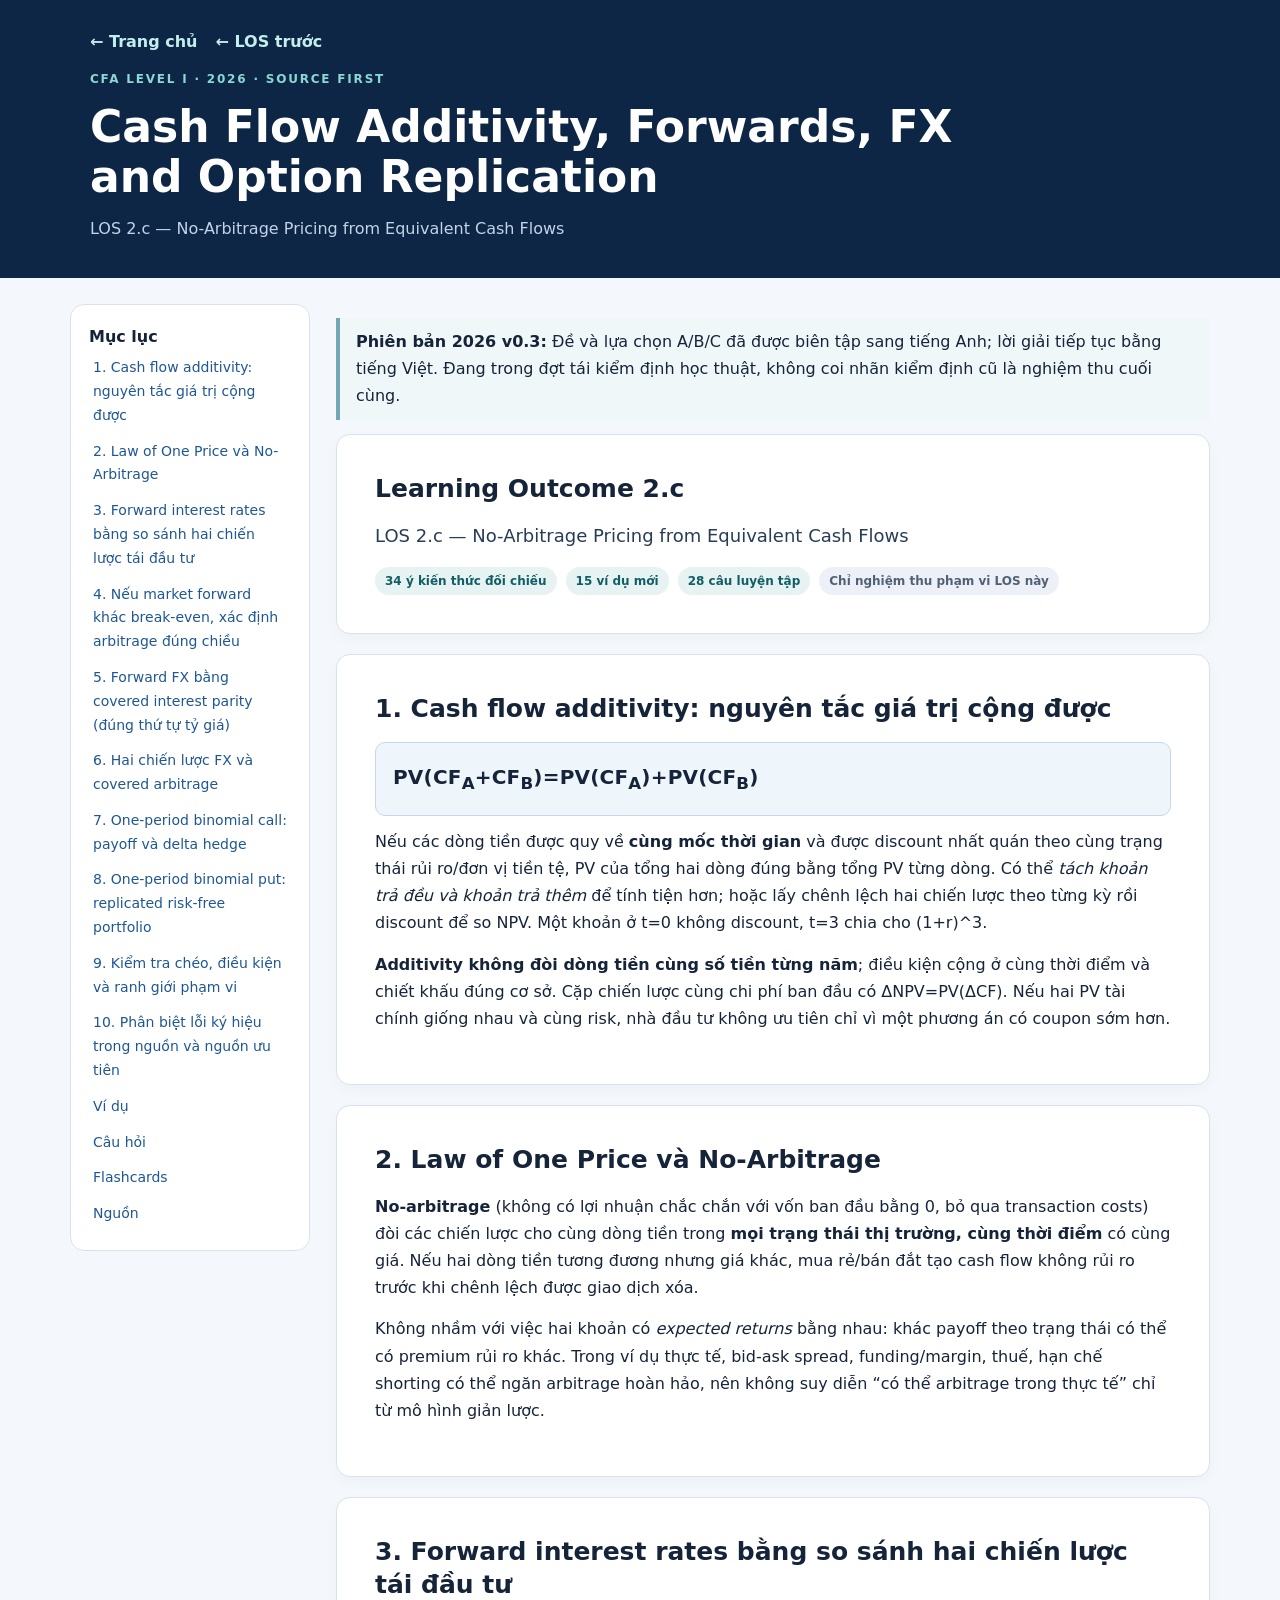
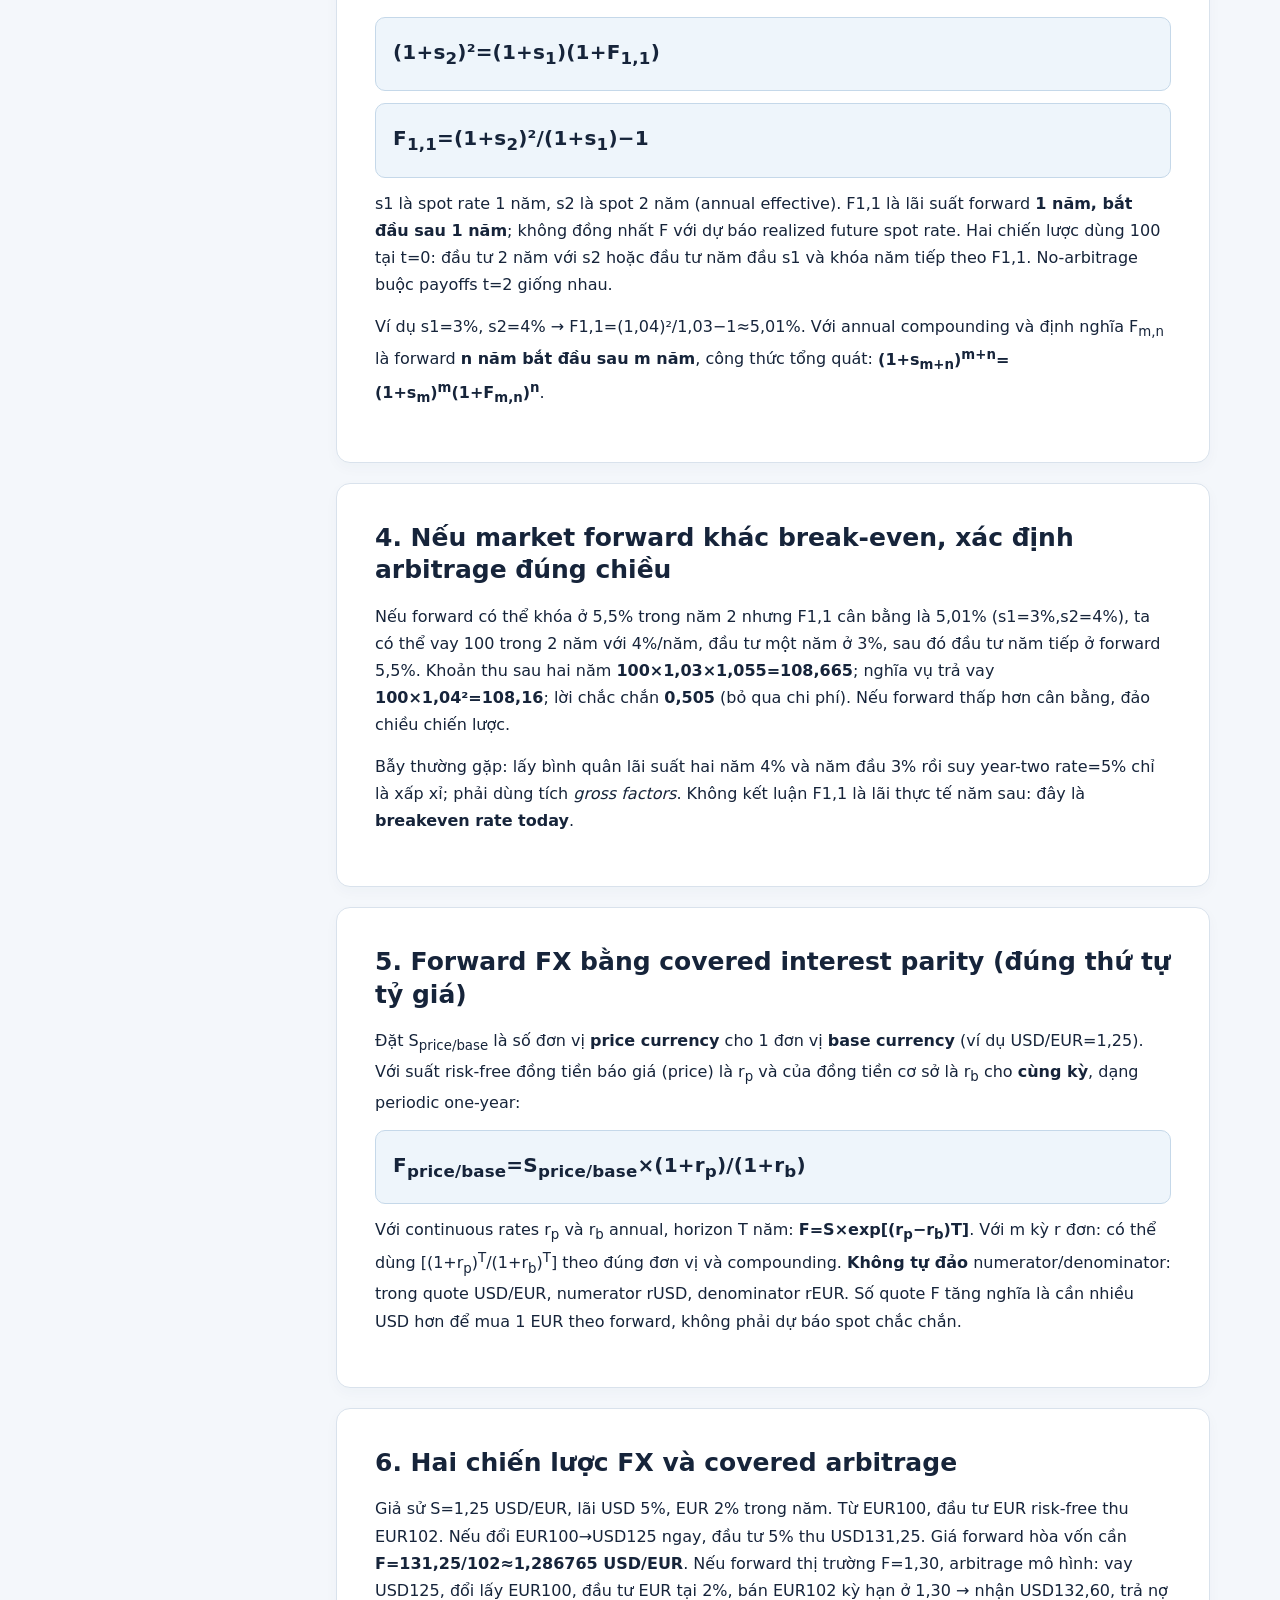
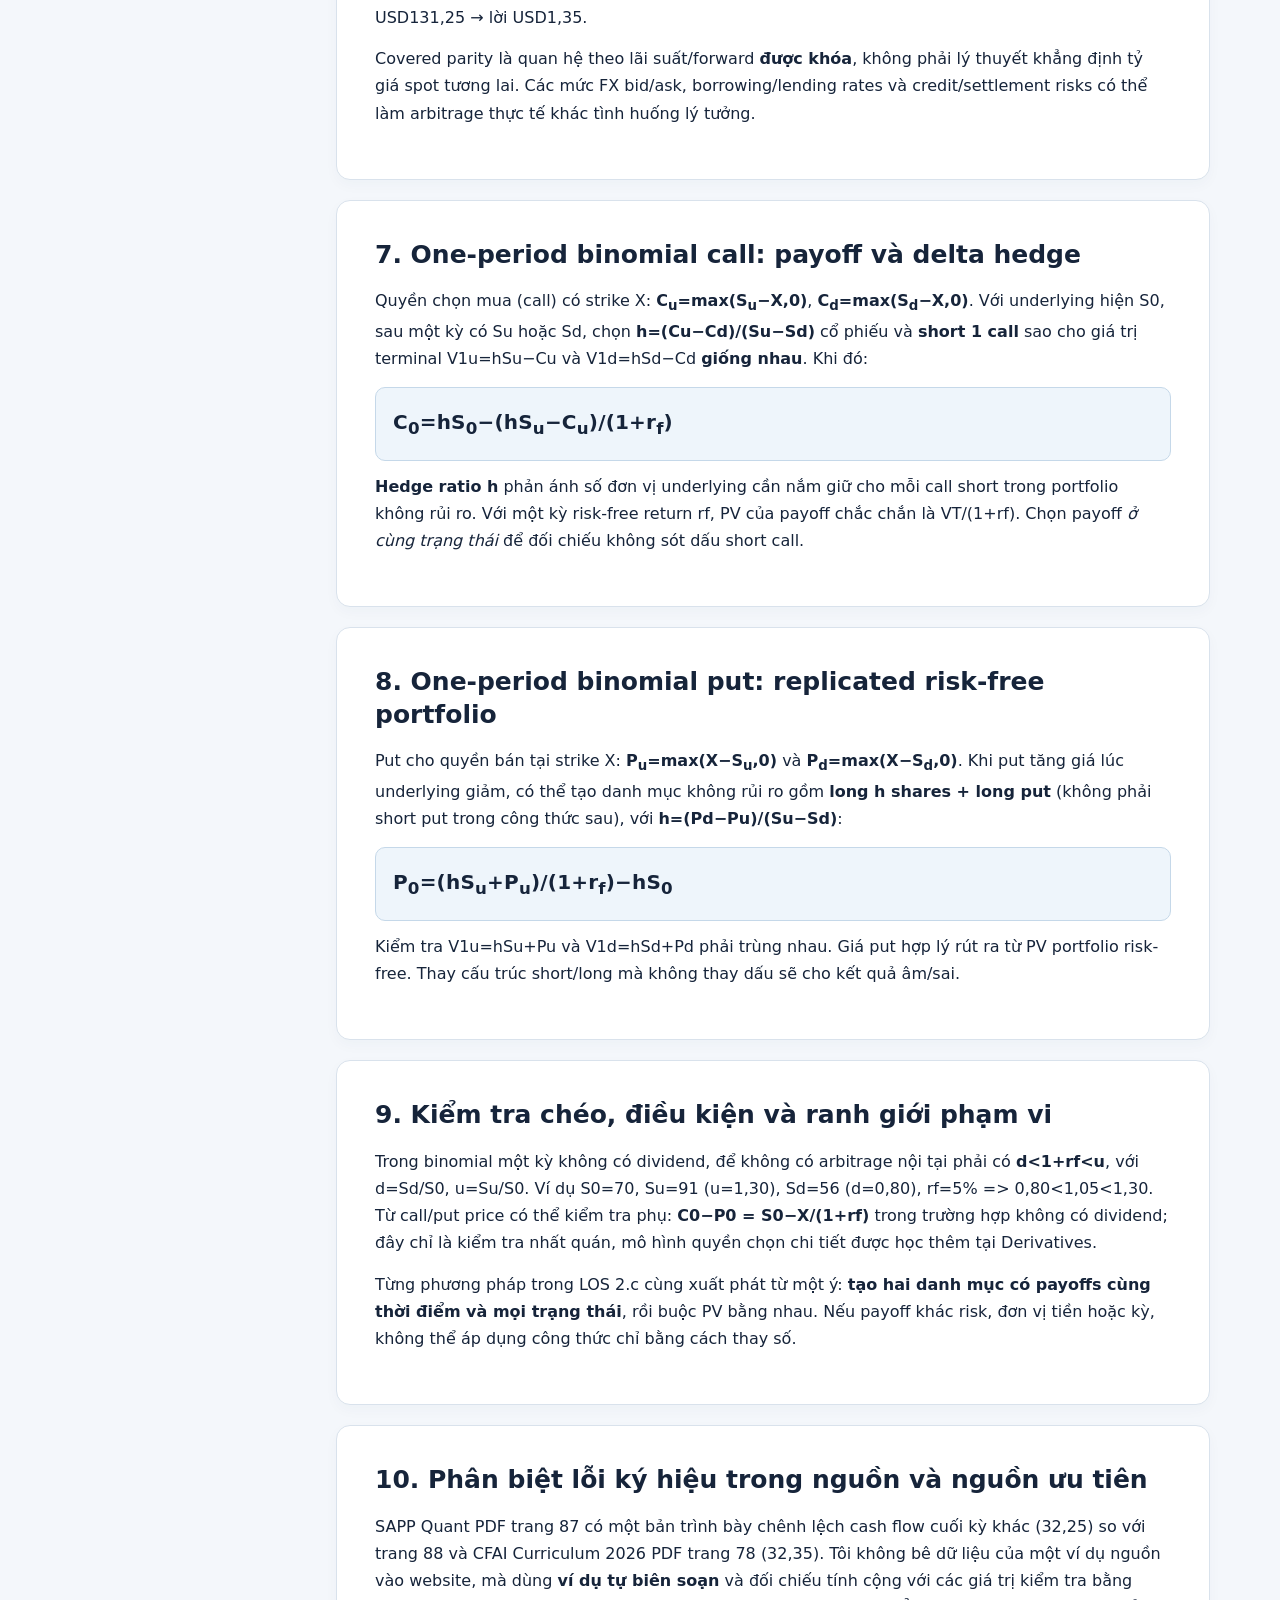
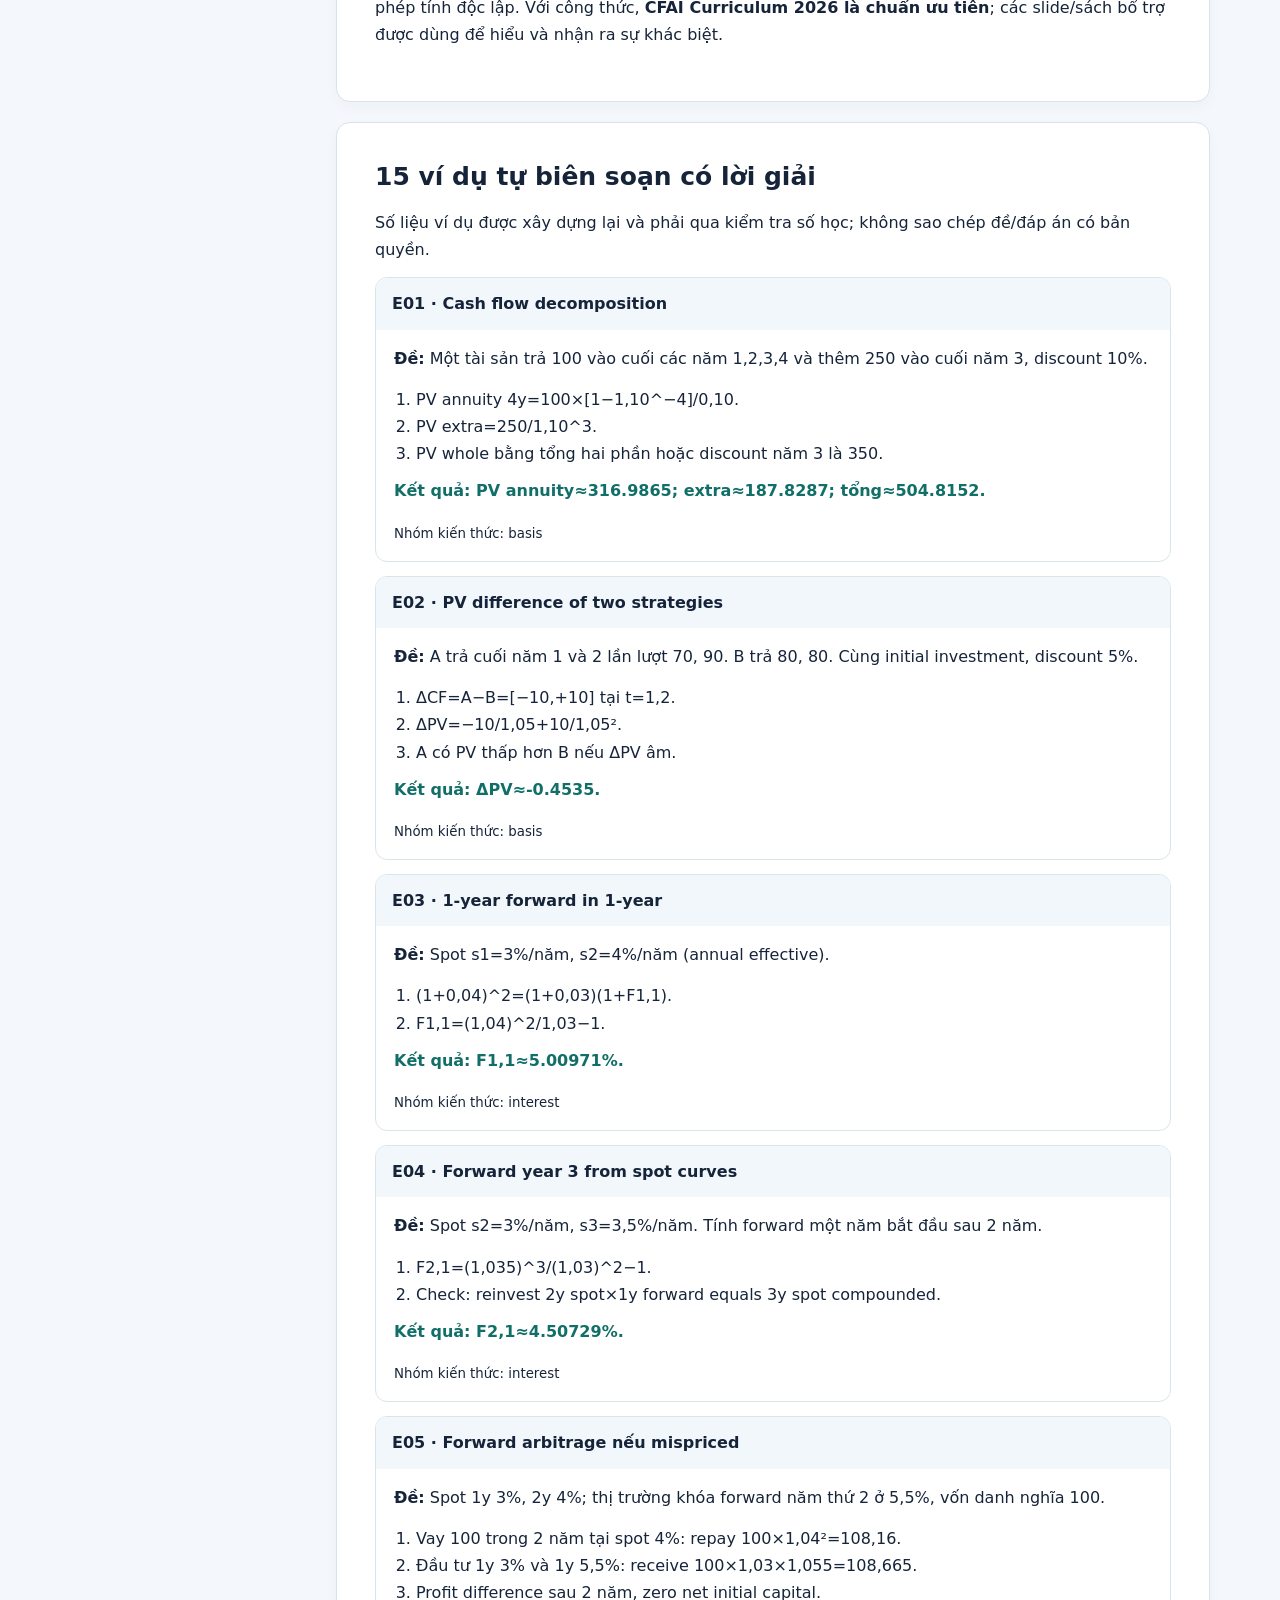
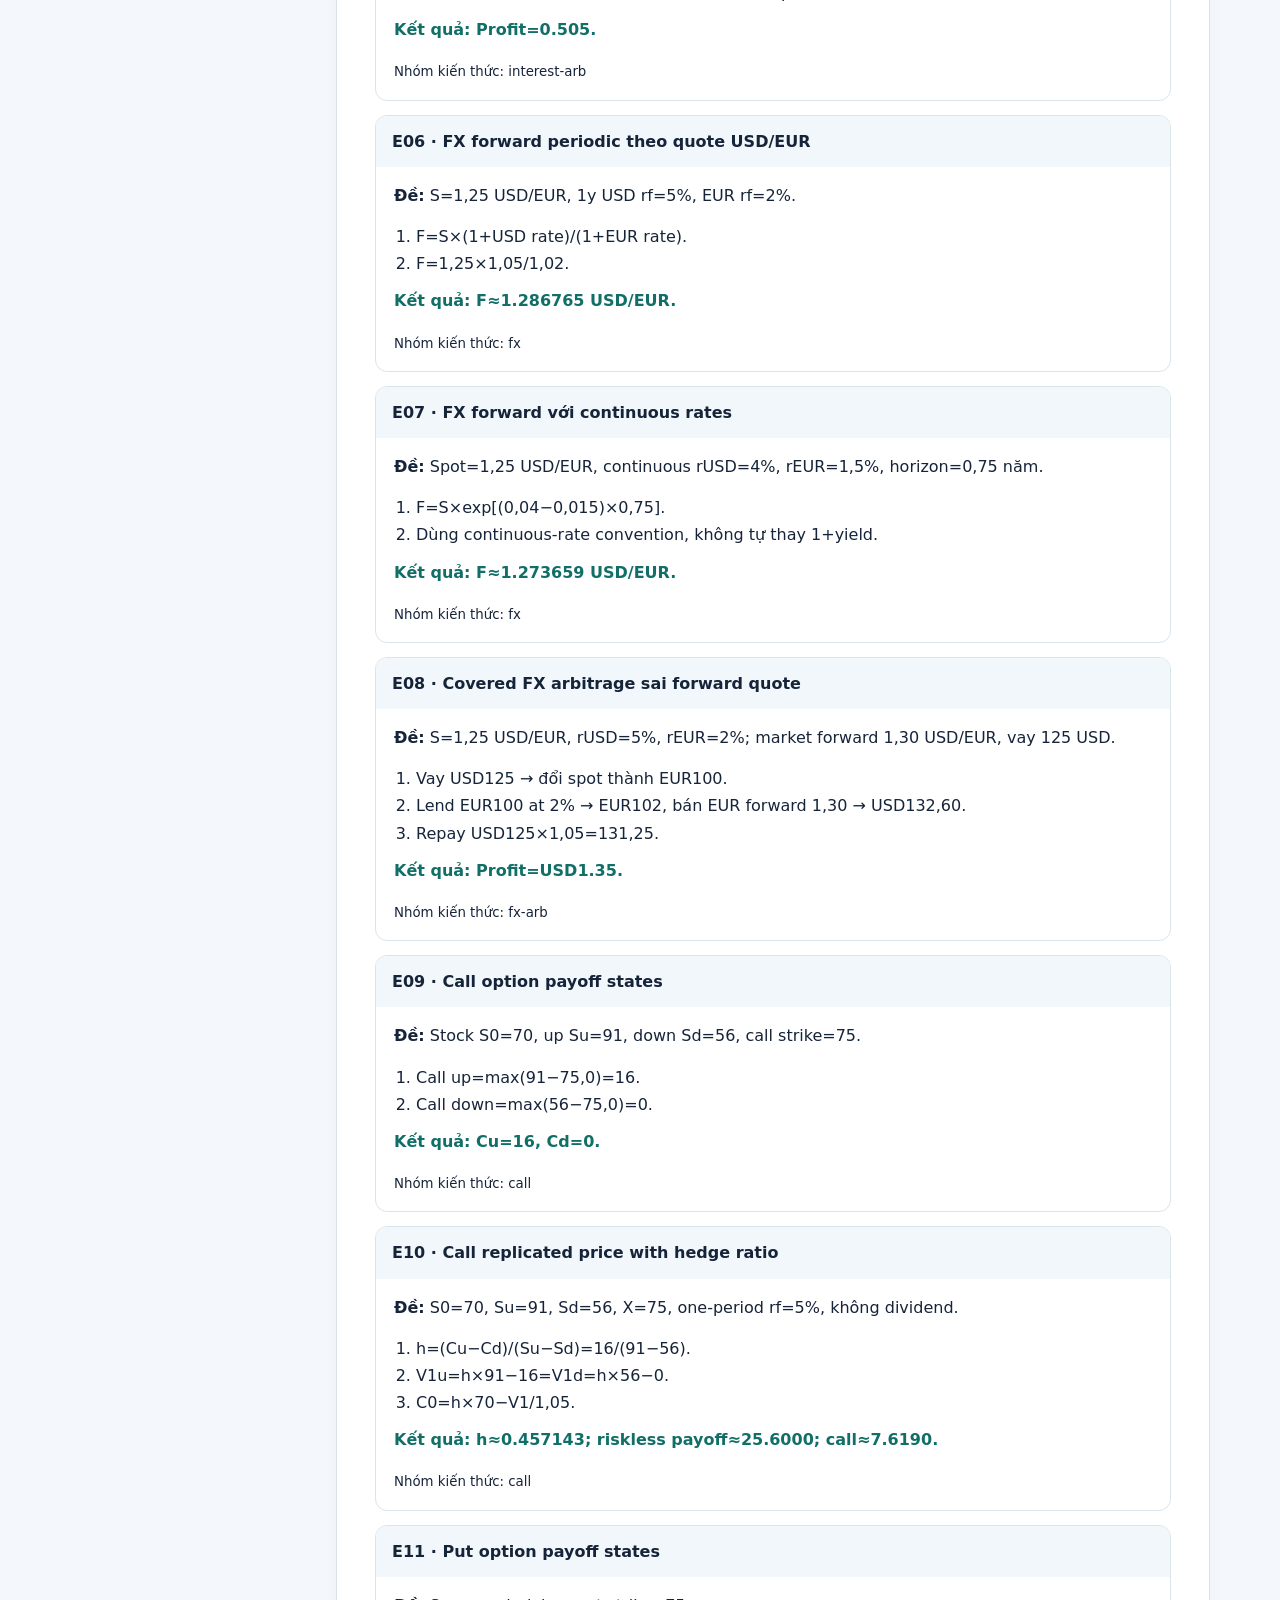
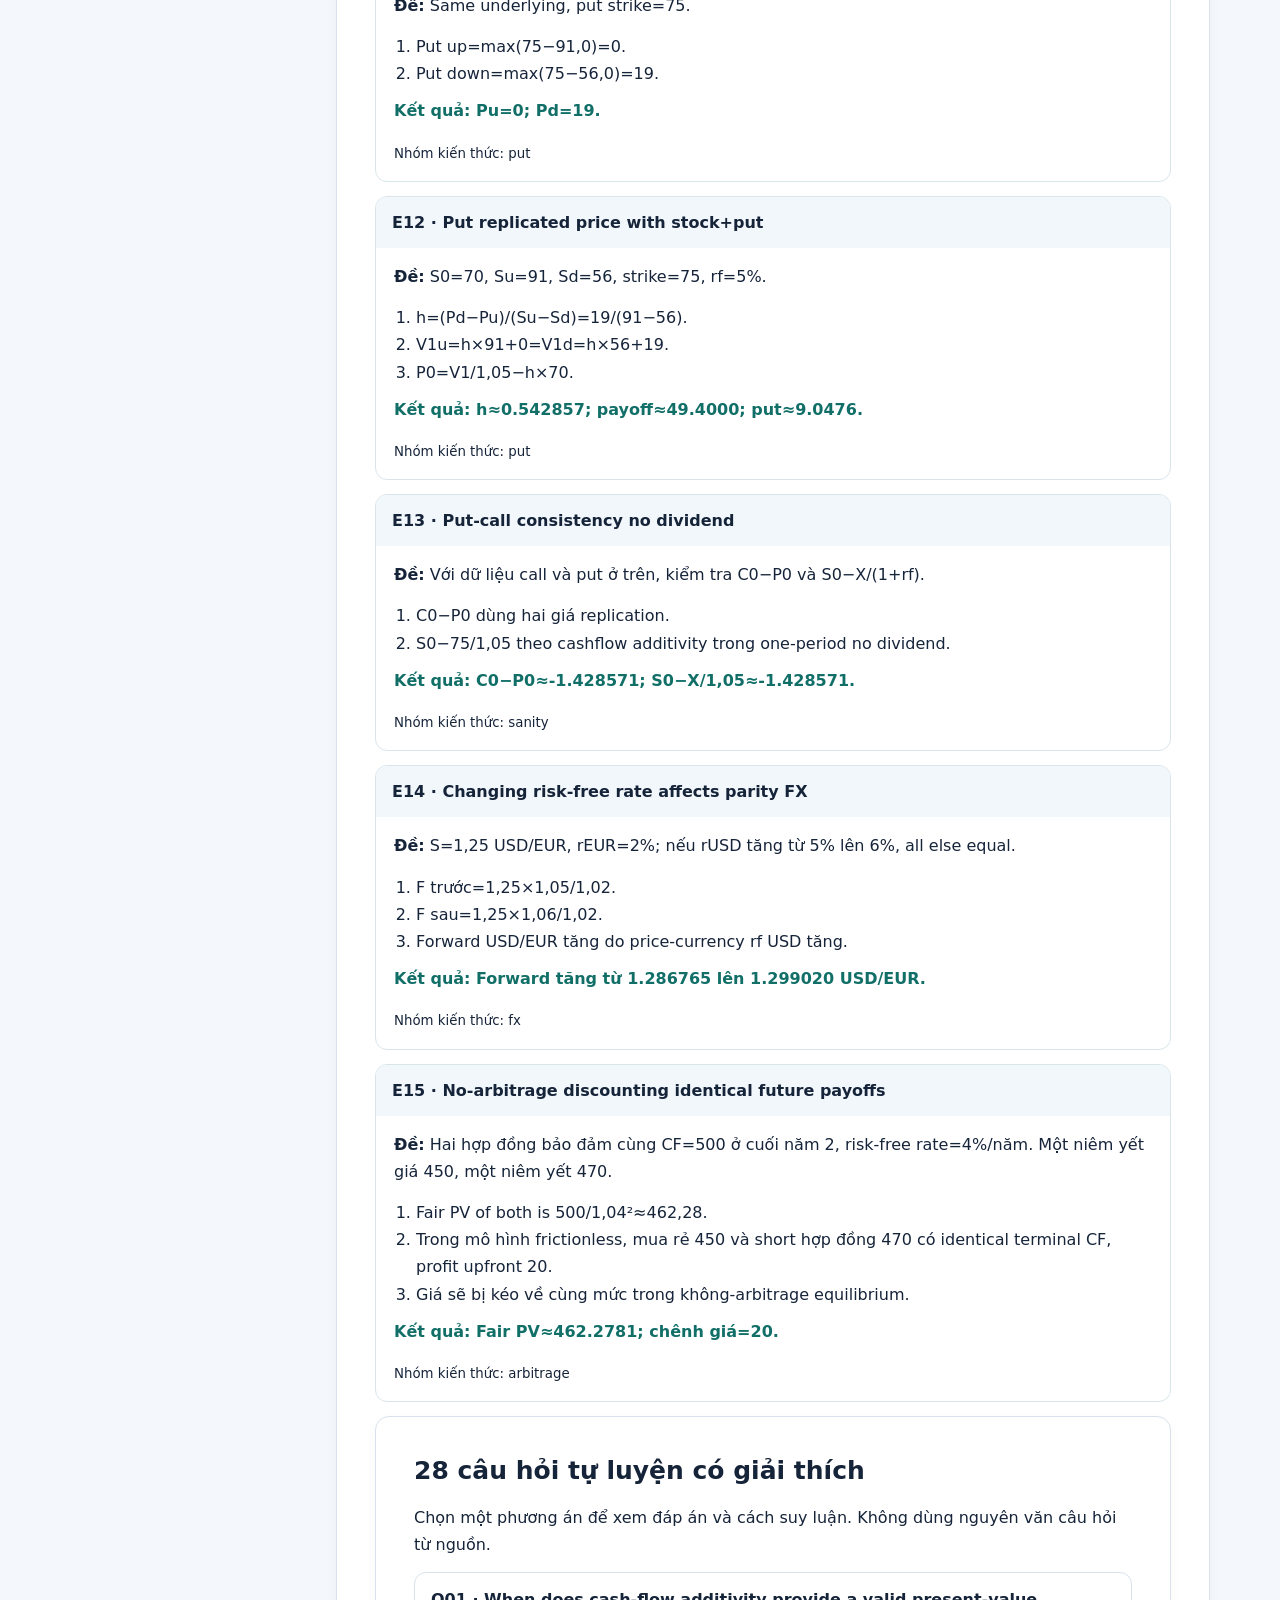
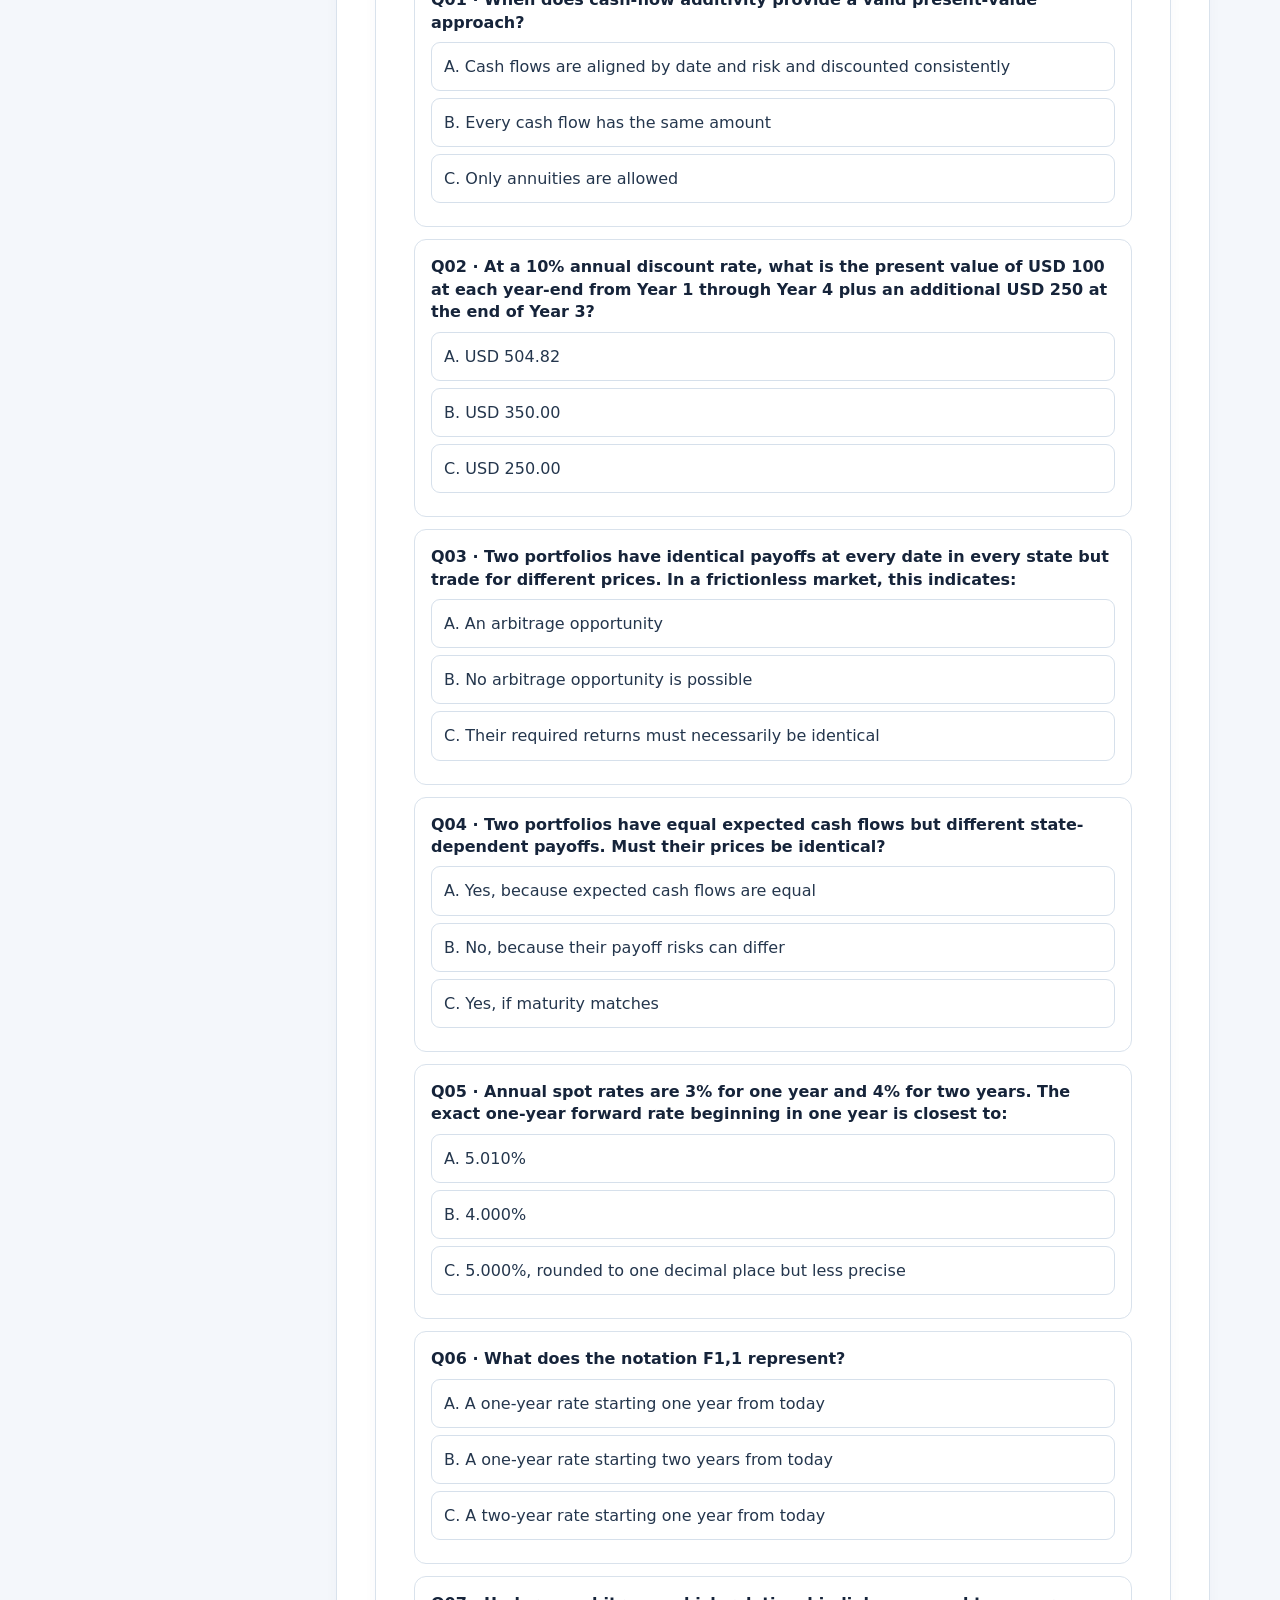
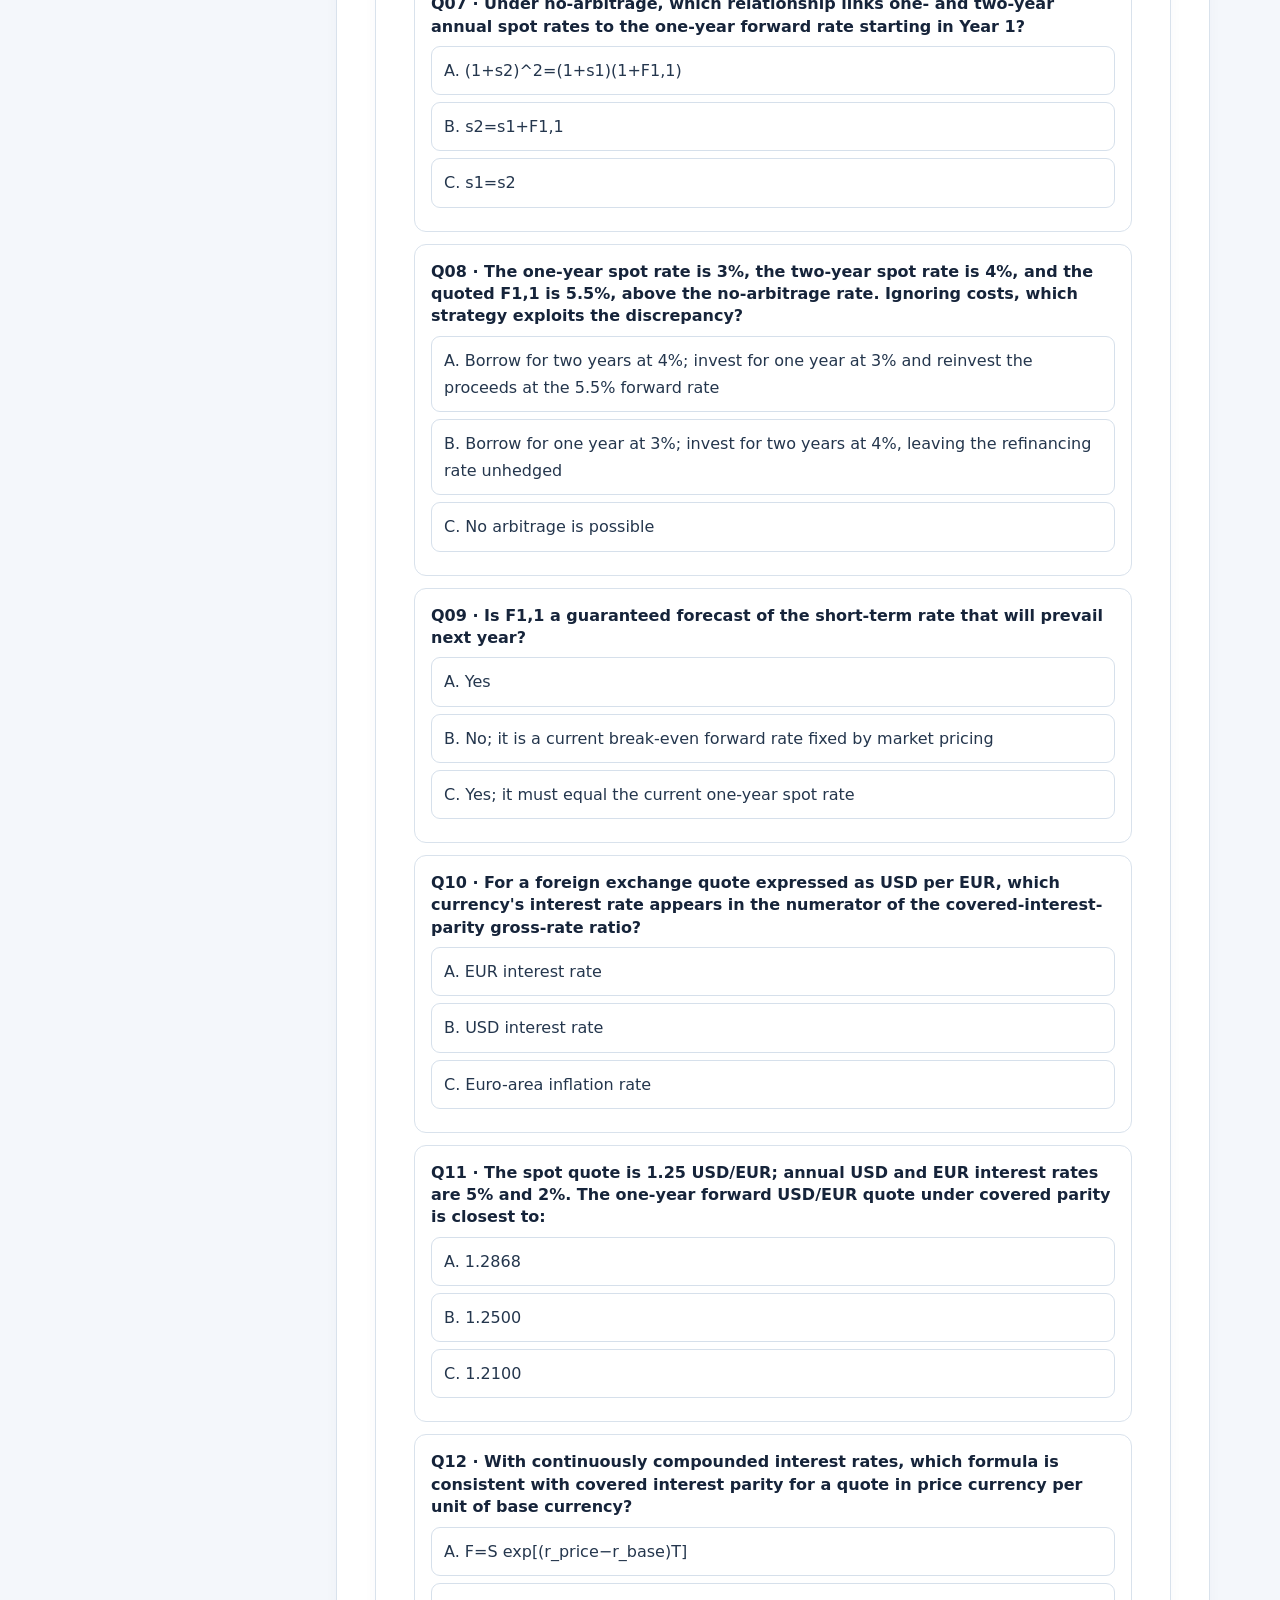
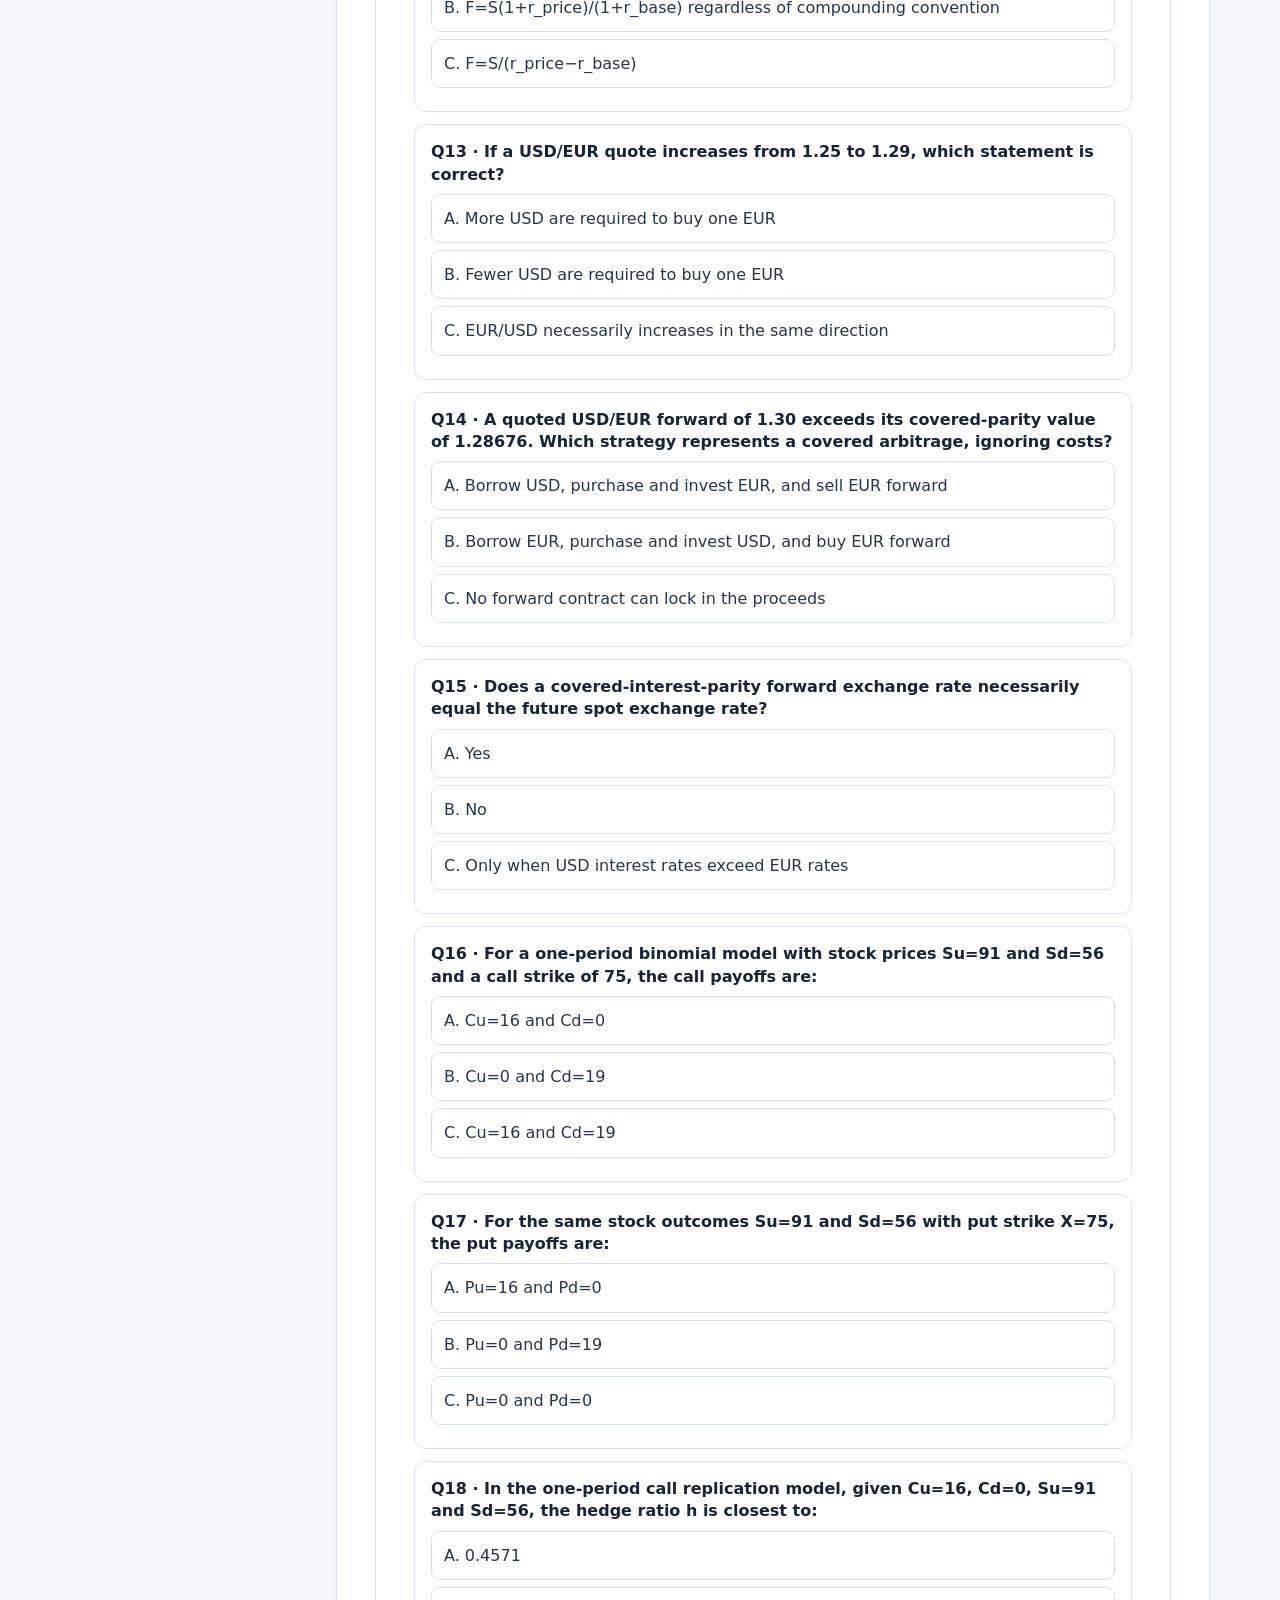
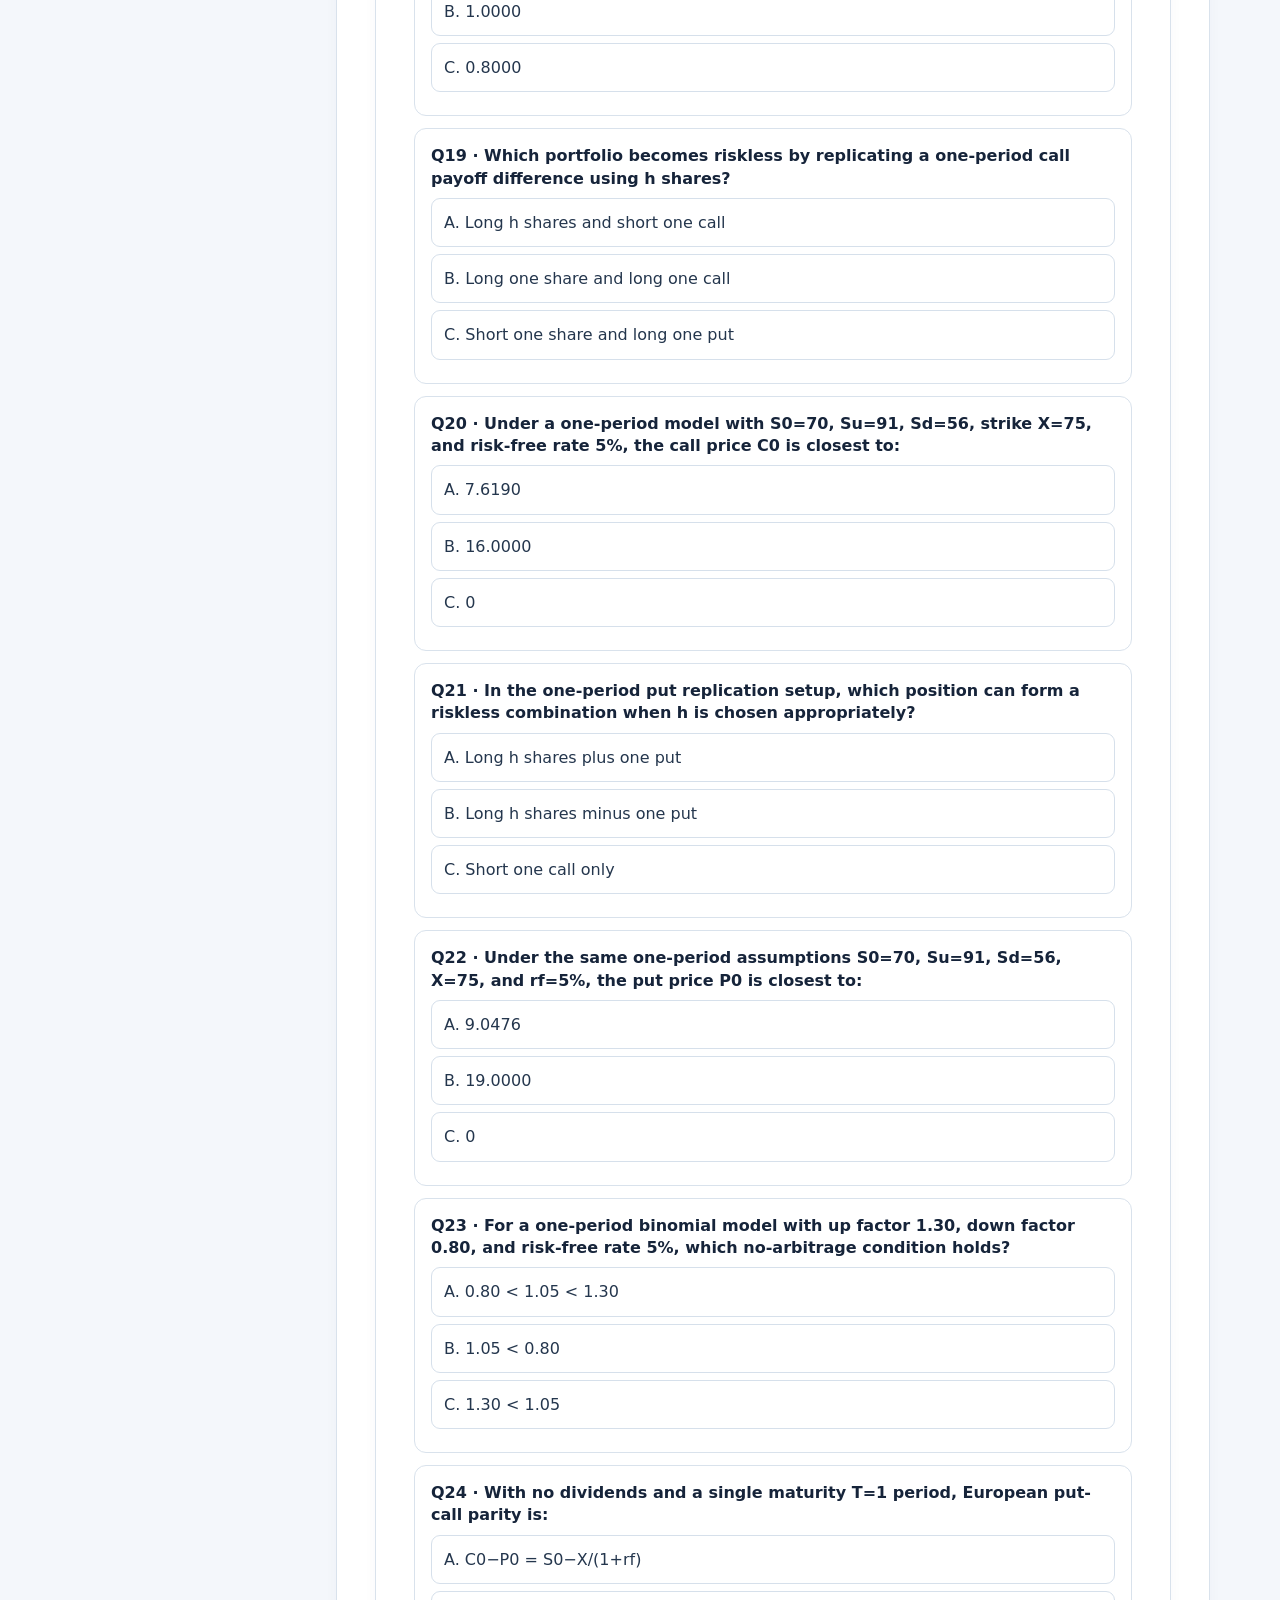
<file: sourcefirst-quant-tvm-los03.html>
<!doctype html><html lang="vi"><head><meta charset="utf-8"><meta name="viewport" content="width=device-width,initial-scale=1"><title>CFA 2026 · LOS 2.c · Cash Flow Additivity, Forwards, FX and Option Replication</title><style>
:root{--ink:#16243a;--muted:#5a6980;--bg:#f4f7fb;--paper:#fff;--blue:#1e5794;--line:#d9e2ec;--teal:#137d7e;--gold:#ba8135}
*{box-sizing:border-box}html{scroll-behavior:smooth}body{margin:0;background:var(--bg);color:var(--ink);font:16px/1.7 system-ui,-apple-system,"Segoe UI",sans-serif}header{background:#0e2645;color:#fff;padding:28px max(24px,calc((100vw - 1100px)/2)) 36px}header .eyebrow{font-size:12px;letter-spacing:.15em;text-transform:uppercase;color:#8bd8d3;font-weight:700}header h1{font-size:clamp(28px,4vw,44px);line-height:1.15;max-width:900px;margin:12px 0}header p{color:#c3d3e8;max-width:850px;margin:0}.shell{max-width:1180px;margin:26px auto;display:grid;grid-template-columns:240px minmax(0,1fr);gap:26px;padding:0 20px}.sidebar{align-self:start;position:sticky;top:20px;background:white;border:1px solid var(--line);border-radius:14px;padding:18px}.sidebar a{display:block;color:var(--blue);text-decoration:none;font-size:14px;padding:6px 4px}.sidebar a:hover,.sidebar a:focus{text-decoration:underline}.article{min-width:0}.paper{background:var(--paper);border:1px solid var(--line);border-radius:14px;padding:clamp(18px,3vw,38px);margin-bottom:20px;box-shadow:0 5px 14px rgba(28,55,82,.03)}h2{font-size:25px;line-height:1.3;margin:0 0 16px}h3{font-size:19px;line-height:1.35;margin:0 0 12px;color:#123d65}h4{margin:0 0 8px;line-height:1.4}p{margin:0 0 14px}.lead{font-size:18px;color:#283d55}.badgeline{display:flex;gap:9px;flex-wrap:wrap;margin:15px 0 0}.tag{display:inline-block;border-radius:99px;background:#e7f3f2;color:#115e66;font-size:12px;padding:4px 10px;font-weight:650}.tag.muted{background:#edf1f7;color:#506176}.note{border-left:4px solid #72a6b2;padding:10px 16px;background:#f0f7f9;margin:14px 0}.cards3{display:grid;grid-template-columns:repeat(3,1fr);gap:12px;margin:15px 0}.cards3 article{border:1px solid var(--line);border-radius:12px;padding:16px;background:#f9fbfe}.cards3 h4{color:#135a8b}.formula-big{border:1px solid #c5d8e9;background:#eef5fb;border-radius:10px;padding:17px;margin:12px 0;font-size:clamp(16px,2.3vw,20px);font-weight:700;letter-spacing:.01em;overflow-x:auto}.math{font-family:ui-monospace,Consolas,monospace;color:#143f68}table{border-collapse:collapse;width:100%;font-size:14px;margin:14px 0}th,td{padding:11px 12px;border:1px solid var(--line);text-align:left;vertical-align:top}th{background:#eef4f9}.spaced li{margin:7px 0}.example{border:1px solid #d9e5eb;border-radius:12px;margin:14px 0;overflow:hidden}.example .top{background:#f2f7fb;padding:12px 16px;font-weight:750}.example .body{padding:15px 18px}.example ol{margin:10px 0;padding-left:22px}.answer{color:#116f68;font-weight:750}.quiz{border:1px solid var(--line);padding:16px;border-radius:12px;margin:12px 0}.quiz h4{font-size:16px}.quiz button{width:100%;border:1px solid #d6e0eb;background:#fff;color:#24364d;display:block;text-align:left;padding:10px 12px;border-radius:9px;margin:7px 0;cursor:pointer;font:inherit}.quiz button:hover{border-color:#3879ad;background:#f1f7fc}.quiz button[disabled]{cursor:default;opacity:.8}.quiz button.correct{background:#e0f4ed;border-color:#3f9879}.quiz button.incorrect{background:#fff0ea;border-color:#c07d63}.feedback{display:none;padding:12px 14px;background:#f4f7fa;border-radius:8px;margin-top:9px}.feedback.show{display:block}.result{font-weight:750;padding:14px;margin-top:12px}.flashgrid{display:grid;grid-template-columns:repeat(2,minmax(0,1fr));gap:11px}.flashgrid details{border:1px solid var(--line);border-radius:10px;padding:13px 15px;background:#fbfcff}.flashgrid summary{font-weight:600;cursor:pointer}.source small{color:var(--muted)}.source li{margin-bottom:8px}.footerline{font-size:13px;color:var(--muted);padding-bottom:40px}.toplink{color:#c3eeec;text-decoration:none;display:inline-block;margin-bottom:14px;font-weight:650}.toplink:hover{text-decoration:underline}
@media(max-width:850px){.shell{display:block}.sidebar{position:static;margin-bottom:18px}.sidebar nav{display:flex;flex-wrap:wrap;gap:0 10px}.cards3{grid-template-columns:1fr}.flashgrid{grid-template-columns:1fr}header{padding:20px 24px 30px}}@media(max-width:500px){table{font-size:12px}th,td{padding:8px}body{font-size:15px}}

.callout{background:#fff7e9;border-left:4px solid #e5a445;padding:13px 16px;margin:15px 0}.questions-summary{margin:12px 0;color:#26506c} .quiz button:focus-visible{outline:2px solid #237d98} .examples-header{margin-top:20px}
</style></head><body><header><a class="toplink" href="index.html">← Trang chủ</a><a class="toplink" href="sourcefirst-quant-tvm-los02.html" style="margin-left:18px">← LOS trước</a><div class="eyebrow">CFA Level I · 2026 · Source First</div><h1>Cash Flow Additivity, Forwards, FX and Option Replication</h1><p>LOS 2.c — No-Arbitrage Pricing from Equivalent Cash Flows</p></header><div class="shell"><aside class="sidebar"><strong>Mục lục</strong><nav><a href="#basis">1. Cash flow additivity: nguyên tắc giá trị cộng được</a><a href="#arbitrage">2. Law of One Price và No-Arbitrage</a><a href="#interest">3. Forward interest rates bằng so sánh hai chiến lược tái đầu tư</a><a href="#interest-arb">4. Nếu market forward khác break-even, xác định arbitrage đúng chiều</a><a href="#fx">5. Forward FX bằng covered interest parity (đúng thứ tự tỷ giá)</a><a href="#fx-arb">6. Hai chiến lược FX và covered arbitrage</a><a href="#call">7. One-period binomial call: payoff và delta hedge</a><a href="#put">8. One-period binomial put: replicated risk-free portfolio</a><a href="#sanity">9. Kiểm tra chéo, điều kiện và ranh giới phạm vi</a><a href="#sources-variance">10. Phân biệt lỗi ký hiệu trong nguồn và nguồn ưu tiên</a><a href="#examples">Ví dụ</a><a href="#questions">Câu hỏi</a><a href="#flashcards">Flashcards</a><a href="#sources">Nguồn</a></nav></aside><main class="article"><div class="note" role="note"><strong>Phiên bản 2026 v0.3:</strong> Đề và lựa chọn A/B/C đã được biên tập sang tiếng Anh; lời giải tiếp tục bằng tiếng Việt. Đang trong đợt tái kiểm định học thuật, không coi nhãn kiểm định cũ là nghiệm thu cuối cùng.</div><section class="paper"><h2>Learning Outcome 2.c</h2><p class="lead">LOS 2.c — No-Arbitrage Pricing from Equivalent Cash Flows</p><div class="badgeline"><span class="tag">34 ý kiến thức đối chiếu</span><span class="tag">15 ví dụ mới</span><span class="tag">28 câu luyện tập</span><span class="tag muted">Chỉ nghiệm thu phạm vi LOS này</span></div></section><section class="paper" id="basis"><h2>1. Cash flow additivity: nguyên tắc giá trị cộng được</h2><div class="formula-big">PV(CF<sub>A</sub>+CF<sub>B</sub>)=PV(CF<sub>A</sub>)+PV(CF<sub>B</sub>)</div><p>Nếu các dòng tiền được quy về <b>cùng mốc thời gian</b> và được discount nhất quán theo cùng trạng thái rủi ro/đơn vị tiền tệ, PV của tổng hai dòng đúng bằng tổng PV từng dòng. Có thể <em>tách khoản trả đều và khoản trả thêm</em> để tính tiện hơn; hoặc lấy chênh lệch hai chiến lược theo từng kỳ rồi discount để so NPV. Một khoản ở t=0 không discount, t=3 chia cho (1+r)^3.</p><p><b>Additivity không đòi dòng tiền cùng số tiền từng năm</b>; điều kiện cộng ở cùng thời điểm và chiết khấu đúng cơ sở. Cặp chiến lược cùng chi phí ban đầu có ΔNPV=PV(ΔCF). Nếu hai PV tài chính giống nhau và cùng risk, nhà đầu tư không ưu tiên chỉ vì một phương án có coupon sớm hơn.</p></section><section class="paper" id="arbitrage"><h2>2. Law of One Price và No-Arbitrage</h2><p><b>No-arbitrage</b> (không có lợi nhuận chắc chắn với vốn ban đầu bằng 0, bỏ qua transaction costs) đòi các chiến lược cho cùng dòng tiền trong <b>mọi trạng thái thị trường, cùng thời điểm</b> có cùng giá. Nếu hai dòng tiền tương đương nhưng giá khác, mua rẻ/bán đắt tạo cash flow không rủi ro trước khi chênh lệch được giao dịch xóa.</p><p>Không nhầm với việc hai khoản có <em>expected returns</em> bằng nhau: khác payoff theo trạng thái có thể có premium rủi ro khác. Trong ví dụ thực tế, bid-ask spread, funding/margin, thuế, hạn chế shorting có thể ngăn arbitrage hoàn hảo, nên không suy diễn “có thể arbitrage trong thực tế” chỉ từ mô hình giản lược.</p></section><section class="paper" id="interest"><h2>3. Forward interest rates bằng so sánh hai chiến lược tái đầu tư</h2><div class="formula-big">(1+s<sub>2</sub>)²=(1+s<sub>1</sub>)(1+F<sub>1,1</sub>)</div><div class="formula-big">F<sub>1,1</sub>=(1+s<sub>2</sub>)²/(1+s<sub>1</sub>)−1</div><p>s1 là spot rate 1 năm, s2 là spot 2 năm (annual effective). F1,1 là lãi suất forward <b>1 năm, bắt đầu sau 1 năm</b>; không đồng nhất F với dự báo realized future spot rate. Hai chiến lược dùng 100 tại t=0: đầu tư 2 năm với s2 hoặc đầu tư năm đầu s1 và khóa năm tiếp theo F1,1. No-arbitrage buộc payoffs t=2 giống nhau.</p><p>Ví dụ s1=3%, s2=4% → F1,1=(1,04)²/1,03−1≈5,01%. Với annual compounding và định nghĩa F<sub>m,n</sub> là forward <b>n năm bắt đầu sau m năm</b>, công thức tổng quát: <b>(1+s<sub>m+n</sub>)<sup>m+n</sup>=(1+s<sub>m</sub>)<sup>m</sup>(1+F<sub>m,n</sub>)<sup>n</sup></b>.</p></section><section class="paper" id="interest-arb"><h2>4. Nếu market forward khác break-even, xác định arbitrage đúng chiều</h2><p>Nếu forward có thể khóa ở 5,5% trong năm 2 nhưng F1,1 cân bằng là 5,01% (s1=3%,s2=4%), ta có thể vay 100 trong 2 năm với 4%/năm, đầu tư một năm ở 3%, sau đó đầu tư năm tiếp ở forward 5,5%. Khoản thu sau hai năm <b>100×1,03×1,055=108,665</b>; nghĩa vụ trả vay <b>100×1,04²=108,16</b>; lời chắc chắn <b>0,505</b> (bỏ qua chi phí). Nếu forward thấp hơn cân bằng, đảo chiều chiến lược.</p><p>Bẫy thường gặp: lấy bình quân lãi suất hai năm 4% và năm đầu 3% rồi suy year-two rate=5% chỉ là xấp xỉ; phải dùng tích <em>gross factors</em>. Không kết luận F1,1 là lãi thực tế năm sau: đây là <b>breakeven rate today</b>.</p></section><section class="paper" id="fx"><h2>5. Forward FX bằng covered interest parity (đúng thứ tự tỷ giá)</h2><p>Đặt S<sub>price/base</sub> là số đơn vị <b>price currency</b> cho 1 đơn vị <b>base currency</b> (ví dụ USD/EUR=1,25). Với suất risk-free đồng tiền báo giá (price) là r<sub>p</sub> và của đồng tiền cơ sở là r<sub>b</sub> cho <b>cùng kỳ</b>, dạng periodic one-year:</p><div class="formula-big">F<sub>price/base</sub>=S<sub>price/base</sub>×(1+r<sub>p</sub>)/(1+r<sub>b</sub>)</div><p>Với continuous rates r<sub>p</sub> và r<sub>b</sub> annual, horizon T năm: <b>F=S×exp[(r<sub>p</sub>−r<sub>b</sub>)T]</b>. Với m kỳ r đơn: có thể dùng [(1+r<sub>p</sub>)<sup>T</sup>/(1+r<sub>b</sub>)<sup>T</sup>] theo đúng đơn vị và compounding. <b>Không tự đảo</b> numerator/denominator: trong quote USD/EUR, numerator rUSD, denominator rEUR. Số quote F tăng nghĩa là cần nhiều USD hơn để mua 1 EUR theo forward, không phải dự báo spot chắc chắn.</p></section><section class="paper" id="fx-arb"><h2>6. Hai chiến lược FX và covered arbitrage</h2><p>Giả sử S=1,25 USD/EUR, lãi USD 5%, EUR 2% trong năm. Từ EUR100, đầu tư EUR risk-free thu EUR102. Nếu đổi EUR100→USD125 ngay, đầu tư 5% thu USD131,25. Giá forward hòa vốn cần <b>F=131,25/102≈1,286765 USD/EUR</b>. Nếu forward thị trường F=1,30, arbitrage mô hình: vay USD125, đổi lấy EUR100, đầu tư EUR tại 2%, bán EUR102 kỳ hạn ở 1,30 → nhận USD132,60, trả nợ USD131,25 → lời USD1,35.</p><p>Covered parity là quan hệ theo lãi suất/forward <b>được khóa</b>, không phải lý thuyết khẳng định tỷ giá spot tương lai. Các mức FX bid/ask, borrowing/lending rates và credit/settlement risks có thể làm arbitrage thực tế khác tình huống lý tưởng.</p></section><section class="paper" id="call"><h2>7. One-period binomial call: payoff và delta hedge</h2><p>Quyền chọn mua (call) có strike X: <b>C<sub>u</sub>=max(S<sub>u</sub>−X,0)</b>, <b>C<sub>d</sub>=max(S<sub>d</sub>−X,0)</b>. Với underlying hiện S0, sau một kỳ có Su hoặc Sd, chọn <b>h=(Cu−Cd)/(Su−Sd)</b> cổ phiếu và <b>short 1 call</b> sao cho giá trị terminal V1u=hSu−Cu và V1d=hSd−Cd <b>giống nhau</b>. Khi đó:</p><div class="formula-big">C<sub>0</sub>=hS<sub>0</sub>−(hS<sub>u</sub>−C<sub>u</sub>)/(1+r<sub>f</sub>)</div><p><b>Hedge ratio h</b> phản ánh số đơn vị underlying cần nắm giữ cho mỗi call short trong portfolio không rủi ro. Với một kỳ risk-free return rf, PV của payoff chắc chắn là VT/(1+rf). Chọn payoff <em>ở cùng trạng thái</em> để đối chiếu không sót dấu short call.</p></section><section class="paper" id="put"><h2>8. One-period binomial put: replicated risk-free portfolio</h2><p>Put cho quyền bán tại strike X: <b>P<sub>u</sub>=max(X−S<sub>u</sub>,0)</b> và <b>P<sub>d</sub>=max(X−S<sub>d</sub>,0)</b>. Khi put tăng giá lúc underlying giảm, có thể tạo danh mục không rủi ro gồm <b>long h shares + long put</b> (không phải short put trong công thức sau), với <b>h=(Pd−Pu)/(Su−Sd)</b>:</p><div class="formula-big">P<sub>0</sub>=(hS<sub>u</sub>+P<sub>u</sub>)/(1+r<sub>f</sub>)−hS<sub>0</sub></div><p>Kiểm tra V1u=hSu+Pu và V1d=hSd+Pd phải trùng nhau. Giá put hợp lý rút ra từ PV portfolio risk-free. Thay cấu trúc short/long mà không thay dấu sẽ cho kết quả âm/sai.</p></section><section class="paper" id="sanity"><h2>9. Kiểm tra chéo, điều kiện và ranh giới phạm vi</h2><p>Trong binomial một kỳ không có dividend, để không có arbitrage nội tại phải có <b>d&lt;1+rf&lt;u</b>, với d=Sd/S0, u=Su/S0. Ví dụ S0=70, Su=91 (u=1,30), Sd=56 (d=0,80), rf=5% => 0,80&lt;1,05&lt;1,30. Từ call/put price có thể kiểm tra phụ: <b>C0−P0 = S0−X/(1+rf)</b> trong trường hợp không có dividend; đây chỉ là kiểm tra nhất quán, mô hình quyền chọn chi tiết được học thêm tại Derivatives.</p><p>Từng phương pháp trong LOS 2.c cùng xuất phát từ một ý: <b>tạo hai danh mục có payoffs cùng thời điểm và mọi trạng thái</b>, rồi buộc PV bằng nhau. Nếu payoff khác risk, đơn vị tiền hoặc kỳ, không thể áp dụng công thức chỉ bằng cách thay số.</p></section><section class="paper" id="sources-variance"><h2>10. Phân biệt lỗi ký hiệu trong nguồn và nguồn ưu tiên</h2><p>SAPP Quant PDF trang 87 có một bản trình bày chênh lệch cash flow cuối kỳ khác (32,25) so với trang 88 và CFAI Curriculum 2026 PDF trang 78 (32,35). Tôi không bê dữ liệu của một ví dụ nguồn vào website, mà dùng <b>ví dụ tự biên soạn</b> và đối chiếu tính cộng với các giá trị kiểm tra bằng phép tính độc lập. Với công thức, <b>CFAI Curriculum 2026 là chuẩn ưu tiên</b>; các slide/sách bổ trợ được dùng để hiểu và nhận ra sự khác biệt.</p></section><section class="paper" id="examples"><h2>15 ví dụ tự biên soạn có lời giải</h2><p>Số liệu ví dụ được xây dựng lại và phải qua kiểm tra số học; không sao chép đề/đáp án có bản quyền.</p><article class="example" id="E01"><div class="top">E01 · Cash flow decomposition</div><div class="body"><p><b>Đề:</b> Một tài sản trả 100 vào cuối các năm 1,2,3,4 và thêm 250 vào cuối năm 3, discount 10%.</p><ol><li>PV annuity 4y=100×[1−1,10^−4]/0,10.</li><li>PV extra=250/1,10^3.</li><li>PV whole bằng tổng hai phần hoặc discount năm 3 là 350.</li></ol><p class="answer">Kết quả: PV annuity≈316.9865; extra≈187.8287; tổng≈504.8152.</p><small>Nhóm kiến thức: basis</small></div></article><article class="example" id="E02"><div class="top">E02 · PV difference of two strategies</div><div class="body"><p><b>Đề:</b> A trả cuối năm 1 và 2 lần lượt 70, 90. B trả 80, 80. Cùng initial investment, discount 5%.</p><ol><li>ΔCF=A−B=[−10,+10] tại t=1,2.</li><li>ΔPV=−10/1,05+10/1,05².</li><li>A có PV thấp hơn B nếu ΔPV âm.</li></ol><p class="answer">Kết quả: ΔPV≈-0.4535.</p><small>Nhóm kiến thức: basis</small></div></article><article class="example" id="E03"><div class="top">E03 · 1-year forward in 1-year</div><div class="body"><p><b>Đề:</b> Spot s1=3%/năm, s2=4%/năm (annual effective).</p><ol><li>(1+0,04)^2=(1+0,03)(1+F1,1).</li><li>F1,1=(1,04)^2/1,03−1.</li></ol><p class="answer">Kết quả: F1,1≈5.00971%.</p><small>Nhóm kiến thức: interest</small></div></article><article class="example" id="E04"><div class="top">E04 · Forward year 3 from spot curves</div><div class="body"><p><b>Đề:</b> Spot s2=3%/năm, s3=3,5%/năm. Tính forward một năm bắt đầu sau 2 năm.</p><ol><li>F2,1=(1,035)^3/(1,03)^2−1.</li><li>Check: reinvest 2y spot×1y forward equals 3y spot compounded.</li></ol><p class="answer">Kết quả: F2,1≈4.50729%.</p><small>Nhóm kiến thức: interest</small></div></article><article class="example" id="E05"><div class="top">E05 · Forward arbitrage nếu mispriced</div><div class="body"><p><b>Đề:</b> Spot 1y 3%, 2y 4%; thị trường khóa forward năm thứ 2 ở 5,5%, vốn danh nghĩa 100.</p><ol><li>Vay 100 trong 2 năm tại spot 4%: repay 100×1,04²=108,16.</li><li>Đầu tư 1y 3% và 1y 5,5%: receive 100×1,03×1,055=108,665.</li><li>Profit difference sau 2 năm, zero net initial capital.</li></ol><p class="answer">Kết quả: Profit=0.505.</p><small>Nhóm kiến thức: interest-arb</small></div></article><article class="example" id="E06"><div class="top">E06 · FX forward periodic theo quote USD/EUR</div><div class="body"><p><b>Đề:</b> S=1,25 USD/EUR, 1y USD rf=5%, EUR rf=2%.</p><ol><li>F=S×(1+USD rate)/(1+EUR rate).</li><li>F=1,25×1,05/1,02.</li></ol><p class="answer">Kết quả: F≈1.286765 USD/EUR.</p><small>Nhóm kiến thức: fx</small></div></article><article class="example" id="E07"><div class="top">E07 · FX forward với continuous rates</div><div class="body"><p><b>Đề:</b> Spot=1,25 USD/EUR, continuous rUSD=4%, rEUR=1,5%, horizon=0,75 năm.</p><ol><li>F=S×exp[(0,04−0,015)×0,75].</li><li>Dùng continuous-rate convention, không tự thay 1+yield.</li></ol><p class="answer">Kết quả: F≈1.273659 USD/EUR.</p><small>Nhóm kiến thức: fx</small></div></article><article class="example" id="E08"><div class="top">E08 · Covered FX arbitrage sai forward quote</div><div class="body"><p><b>Đề:</b> S=1,25 USD/EUR, rUSD=5%, rEUR=2%; market forward 1,30 USD/EUR, vay 125 USD.</p><ol><li>Vay USD125 → đổi spot thành EUR100.</li><li>Lend EUR100 at 2% → EUR102, bán EUR forward 1,30 → USD132,60.</li><li>Repay USD125×1,05=131,25.</li></ol><p class="answer">Kết quả: Profit=USD1.35.</p><small>Nhóm kiến thức: fx-arb</small></div></article><article class="example" id="E09"><div class="top">E09 · Call option payoff states</div><div class="body"><p><b>Đề:</b> Stock S0=70, up Su=91, down Sd=56, call strike=75.</p><ol><li>Call up=max(91−75,0)=16.</li><li>Call down=max(56−75,0)=0.</li></ol><p class="answer">Kết quả: Cu=16, Cd=0.</p><small>Nhóm kiến thức: call</small></div></article><article class="example" id="E10"><div class="top">E10 · Call replicated price with hedge ratio</div><div class="body"><p><b>Đề:</b> S0=70, Su=91, Sd=56, X=75, one-period rf=5%, không dividend.</p><ol><li>h=(Cu−Cd)/(Su−Sd)=16/(91−56).</li><li>V1u=h×91−16=V1d=h×56−0.</li><li>C0=h×70−V1/1,05.</li></ol><p class="answer">Kết quả: h≈0.457143; riskless payoff≈25.6000; call≈7.6190.</p><small>Nhóm kiến thức: call</small></div></article><article class="example" id="E11"><div class="top">E11 · Put option payoff states</div><div class="body"><p><b>Đề:</b> Same underlying, put strike=75.</p><ol><li>Put up=max(75−91,0)=0.</li><li>Put down=max(75−56,0)=19.</li></ol><p class="answer">Kết quả: Pu=0; Pd=19.</p><small>Nhóm kiến thức: put</small></div></article><article class="example" id="E12"><div class="top">E12 · Put replicated price with stock+put</div><div class="body"><p><b>Đề:</b> S0=70, Su=91, Sd=56, strike=75, rf=5%.</p><ol><li>h=(Pd−Pu)/(Su−Sd)=19/(91−56).</li><li>V1u=h×91+0=V1d=h×56+19.</li><li>P0=V1/1,05−h×70.</li></ol><p class="answer">Kết quả: h≈0.542857; payoff≈49.4000; put≈9.0476.</p><small>Nhóm kiến thức: put</small></div></article><article class="example" id="E13"><div class="top">E13 · Put-call consistency no dividend</div><div class="body"><p><b>Đề:</b> Với dữ liệu call và put ở trên, kiểm tra C0−P0 và S0−X/(1+rf).</p><ol><li>C0−P0 dùng hai giá replication.</li><li>S0−75/1,05 theo cashflow additivity trong one-period no dividend.</li></ol><p class="answer">Kết quả: C0−P0≈-1.428571; S0−X/1,05≈-1.428571.</p><small>Nhóm kiến thức: sanity</small></div></article><article class="example" id="E14"><div class="top">E14 · Changing risk-free rate affects parity FX</div><div class="body"><p><b>Đề:</b> S=1,25 USD/EUR, rEUR=2%; nếu rUSD tăng từ 5% lên 6%, all else equal.</p><ol><li>F trước=1,25×1,05/1,02.</li><li>F sau=1,25×1,06/1,02.</li><li>Forward USD/EUR tăng do price-currency rf USD tăng.</li></ol><p class="answer">Kết quả: Forward tăng từ 1.286765 lên 1.299020 USD/EUR.</p><small>Nhóm kiến thức: fx</small></div></article><article class="example" id="E15"><div class="top">E15 · No-arbitrage discounting identical future payoffs</div><div class="body"><p><b>Đề:</b> Hai hợp đồng bảo đảm cùng CF=500 ở cuối năm 2, risk-free rate=4%/năm. Một niêm yết giá 450, một niêm yết 470.</p><ol><li>Fair PV of both is 500/1,04²≈462,28.</li><li>Trong mô hình frictionless, mua rẻ 450 và short hợp đồng 470 có identical terminal CF, profit upfront 20.</li><li>Giá sẽ bị kéo về cùng mức trong không-arbitrage equilibrium.</li></ol><p class="answer">Kết quả: Fair PV≈462.2781; chênh giá=20.</p><small>Nhóm kiến thức: arbitrage</small></div></article><section class="paper" id="questions"><h2>28 câu hỏi tự luyện có giải thích</h2><p>Chọn một phương án để xem đáp án và cách suy luận. Không dùng nguyên văn câu hỏi từ nguồn.</p><article class="quiz" data-qid="Q01" data-answer="0"><h4>Q01 · When does cash-flow additivity provide a valid present-value approach?</h4><button type="button" data-choice="0">A. Cash flows are aligned by date and risk and discounted consistently</button><button type="button" data-choice="1">B. Every cash flow has the same amount</button><button type="button" data-choice="2">C. Only annuities are allowed</button><div class="feedback" role="status" data-base="PV tuyến tính theo các dòng tiền hợp lệ khi căn thời điểm và discount đúng cơ sở.">PV tuyến tính theo các dòng tiền hợp lệ khi căn thời điểm và discount đúng cơ sở.</div></article><article class="quiz" data-qid="Q02" data-answer="0"><h4>Q02 · At a 10% annual discount rate, what is the present value of USD 100 at each year-end from Year 1 through Year 4 plus an additional USD 250 at the end of Year 3?</h4><button type="button" data-choice="0">A. USD 504.82</button><button type="button" data-choice="1">B. USD 350.00</button><button type="button" data-choice="2">C. USD 250.00</button><div class="feedback" role="status" data-base="Lấy annuity PV 4y cộng PV 250/1,10^3, không cộng undiscounted.">Lấy annuity PV 4y cộng PV 250/1,10^3, không cộng undiscounted.</div></article><article class="quiz" data-qid="Q03" data-answer="0"><h4>Q03 · Two portfolios have identical payoffs at every date in every state but trade for different prices. In a frictionless market, this indicates:</h4><button type="button" data-choice="0">A. An arbitrage opportunity</button><button type="button" data-choice="1">B. No arbitrage opportunity is possible</button><button type="button" data-choice="2">C. Their required returns must necessarily be identical</button><div class="feedback" role="status" data-base="Law of one price yêu cầu giá bằng nhau với identical future payoffs in all states.">Law of one price yêu cầu giá bằng nhau với identical future payoffs in all states.</div></article><article class="quiz" data-qid="Q04" data-answer="1"><h4>Q04 · Two portfolios have equal expected cash flows but different state-dependent payoffs. Must their prices be identical?</h4><button type="button" data-choice="0">A. Yes, because expected cash flows are equal</button><button type="button" data-choice="1">B. No, because their payoff risks can differ</button><button type="button" data-choice="2">C. Yes, if maturity matches</button><div class="feedback" role="status" data-base="No-arbitrage valuation yêu cầu equivalence theo từng state/time, không chỉ expected value.">No-arbitrage valuation yêu cầu equivalence theo từng state/time, không chỉ expected value.</div></article><article class="quiz" data-qid="Q05" data-answer="0"><h4>Q05 · Annual spot rates are 3% for one year and 4% for two years. The exact one-year forward rate beginning in one year is closest to:</h4><button type="button" data-choice="0">A. 5.010%</button><button type="button" data-choice="1">B. 4.000%</button><button type="button" data-choice="2">C. 5.000%, rounded to one decimal place but less precise</button><div class="feedback" role="status" data-base="F1,1=(1,04)^2/1,03−1, dùng gross factor không dùng arithmetic shortcut.">F1,1=(1,04)^2/1,03−1, dùng gross factor không dùng arithmetic shortcut.</div></article><article class="quiz" data-qid="Q06" data-answer="0"><h4>Q06 · What does the notation F1,1 represent?</h4><button type="button" data-choice="0">A. A one-year rate starting one year from today</button><button type="button" data-choice="1">B. A one-year rate starting two years from today</button><button type="button" data-choice="2">C. A two-year rate starting one year from today</button><div class="feedback" role="status" data-base="Ký hiệu forward 1y1y = 1-year loan starting in 1 year.">Ký hiệu forward 1y1y = 1-year loan starting in 1 year.</div></article><article class="quiz" data-qid="Q07" data-answer="0"><h4>Q07 · Under no-arbitrage, which relationship links one- and two-year annual spot rates to the one-year forward rate starting in Year 1?</h4><button type="button" data-choice="0">A. (1+s2)^2=(1+s1)(1+F1,1)</button><button type="button" data-choice="1">B. s2=s1+F1,1</button><button type="button" data-choice="2">C. s1=s2</button><div class="feedback" role="status" data-base="Hai chiến lược đến cùng t=2 phải sinh gross accumulation factor bằng nhau.">Hai chiến lược đến cùng t=2 phải sinh gross accumulation factor bằng nhau.</div></article><article class="quiz" data-qid="Q08" data-answer="0"><h4>Q08 · The one-year spot rate is 3%, the two-year spot rate is 4%, and the quoted F1,1 is 5.5%, above the no-arbitrage rate. Ignoring costs, which strategy exploits the discrepancy?</h4><button type="button" data-choice="0">A. Borrow for two years at 4%; invest for one year at 3% and reinvest the proceeds at the 5.5% forward rate</button><button type="button" data-choice="1">B. Borrow for one year at 3%; invest for two years at 4%, leaving the refinancing rate unhedged</button><button type="button" data-choice="2">C. No arbitrage is possible</button><div class="feedback" role="status" data-base="Thu về 100×1,03×1,055 hơn trả vay 100×1,04² =&gt; 0,505.">Thu về 100×1,03×1,055 hơn trả vay 100×1,04² =&gt; 0,505.</div></article><article class="quiz" data-qid="Q09" data-answer="1"><h4>Q09 · Is F1,1 a guaranteed forecast of the short-term rate that will prevail next year?</h4><button type="button" data-choice="0">A. Yes</button><button type="button" data-choice="1">B. No; it is a current break-even forward rate fixed by market pricing</button><button type="button" data-choice="2">C. Yes; it must equal the current one-year spot rate</button><div class="feedback" role="status" data-base="Forward là rate no-arbitrage embedded in yield curve, không bảo đảm realized future spot.">Forward là rate no-arbitrage embedded in yield curve, không bảo đảm realized future spot.</div></article><article class="quiz" data-qid="Q10" data-answer="1"><h4>Q10 · For a foreign exchange quote expressed as USD per EUR, which currency's interest rate appears in the numerator of the covered-interest-parity gross-rate ratio?</h4><button type="button" data-choice="0">A. EUR interest rate</button><button type="button" data-choice="1">B. USD interest rate</button><button type="button" data-choice="2">C. Euro-area inflation rate</button><div class="feedback" role="status" data-base="F USD/EUR = S×(1+rUSD)/(1+rEUR), price-currency rate USD nằm numerator.">F USD/EUR = S×(1+rUSD)/(1+rEUR), price-currency rate USD nằm numerator.</div></article><article class="quiz" data-qid="Q11" data-answer="0"><h4>Q11 · The spot quote is 1.25 USD/EUR; annual USD and EUR interest rates are 5% and 2%. The one-year forward USD/EUR quote under covered parity is closest to:</h4><button type="button" data-choice="0">A. 1.2868</button><button type="button" data-choice="1">B. 1.2500</button><button type="button" data-choice="2">C. 1.2100</button><div class="feedback" role="status" data-base="Covered interest parity: 1,25×1,05/1,02≈1,28676 USD/EUR.">Covered interest parity: 1,25×1,05/1,02≈1,28676 USD/EUR.</div></article><article class="quiz" data-qid="Q12" data-answer="0"><h4>Q12 · With continuously compounded interest rates, which formula is consistent with covered interest parity for a quote in price currency per unit of base currency?</h4><button type="button" data-choice="0">A. F=S exp[(r_price−r_base)T]</button><button type="button" data-choice="1">B. F=S(1+r_price)/(1+r_base) regardless of compounding convention</button><button type="button" data-choice="2">C. F=S/(r_price−r_base)</button><div class="feedback" role="status" data-base="Với lãi ghép liên tục, các investment factors là exponential e^(rT).">Với lãi ghép liên tục, các investment factors là exponential e^(rT).</div></article><article class="quiz" data-qid="Q13" data-answer="0"><h4>Q13 · If a USD/EUR quote increases from 1.25 to 1.29, which statement is correct?</h4><button type="button" data-choice="0">A. More USD are required to buy one EUR</button><button type="button" data-choice="1">B. Fewer USD are required to buy one EUR</button><button type="button" data-choice="2">C. EUR/USD necessarily increases in the same direction</button><div class="feedback" role="status" data-base="Giá price currency USD per base currency EUR cao hơn.">Giá price currency USD per base currency EUR cao hơn.</div></article><article class="quiz" data-qid="Q14" data-answer="0"><h4>Q14 · A quoted USD/EUR forward of 1.30 exceeds its covered-parity value of 1.28676. Which strategy represents a covered arbitrage, ignoring costs?</h4><button type="button" data-choice="0">A. Borrow USD, purchase and invest EUR, and sell EUR forward</button><button type="button" data-choice="1">B. Borrow EUR, purchase and invest USD, and buy EUR forward</button><button type="button" data-choice="2">C. No forward contract can lock in the proceeds</button><div class="feedback" role="status" data-base="Vay USD125 trả131,25; 100EUR gửi2% được102EUR bán1,30 thu132,60, profit1,35.">Vay USD125 trả131,25; 100EUR gửi2% được102EUR bán1,30 thu132,60, profit1,35.</div></article><article class="quiz" data-qid="Q15" data-answer="1"><h4>Q15 · Does a covered-interest-parity forward exchange rate necessarily equal the future spot exchange rate?</h4><button type="button" data-choice="0">A. Yes</button><button type="button" data-choice="1">B. No</button><button type="button" data-choice="2">C. Only when USD interest rates exceed EUR rates</button><div class="feedback" role="status" data-base="No-arbitrage covered forward khác expected future spot.">No-arbitrage covered forward khác expected future spot.</div></article><article class="quiz" data-qid="Q16" data-answer="0"><h4>Q16 · For a one-period binomial model with stock prices Su=91 and Sd=56 and a call strike of 75, the call payoffs are:</h4><button type="button" data-choice="0">A. Cu=16 and Cd=0</button><button type="button" data-choice="1">B. Cu=0 and Cd=19</button><button type="button" data-choice="2">C. Cu=16 and Cd=19</button><div class="feedback" role="status" data-base="Call=max(S−X,0). 91−75=16; stock 56 nên OTM payoff0.">Call=max(S−X,0). 91−75=16; stock 56 nên OTM payoff0.</div></article><article class="quiz" data-qid="Q17" data-answer="1"><h4>Q17 · For the same stock outcomes Su=91 and Sd=56 with put strike X=75, the put payoffs are:</h4><button type="button" data-choice="0">A. Pu=16 and Pd=0</button><button type="button" data-choice="1">B. Pu=0 and Pd=19</button><button type="button" data-choice="2">C. Pu=0 and Pd=0</button><div class="feedback" role="status" data-base="Put=max(X−S,0): up state 0, down state 75−56=19.">Put=max(X−S,0): up state 0, down state 75−56=19.</div></article><article class="quiz" data-qid="Q18" data-answer="0"><h4>Q18 · In the one-period call replication model, given Cu=16, Cd=0, Su=91 and Sd=56, the hedge ratio h is closest to:</h4><button type="button" data-choice="0">A. 0.4571</button><button type="button" data-choice="1">B. 1.0000</button><button type="button" data-choice="2">C. 0.8000</button><div class="feedback" role="status" data-base="h=(Cu−Cd)/(Su−Sd)=16/35≈0,4571 units underlying per short call.">h=(Cu−Cd)/(Su−Sd)=16/35≈0,4571 units underlying per short call.</div></article><article class="quiz" data-qid="Q19" data-answer="0"><h4>Q19 · Which portfolio becomes riskless by replicating a one-period call payoff difference using h shares?</h4><button type="button" data-choice="0">A. Long h shares and short one call</button><button type="button" data-choice="1">B. Long one share and long one call</button><button type="button" data-choice="2">C. Short one share and long one put</button><div class="feedback" role="status" data-base="Payoff hSu−Cu=hSd−Cd; danh mục bảo đảm cùng terminal value.">Payoff hSu−Cu=hSd−Cd; danh mục bảo đảm cùng terminal value.</div></article><article class="quiz" data-qid="Q20" data-answer="0"><h4>Q20 · Under a one-period model with S0=70, Su=91, Sd=56, strike X=75, and risk-free rate 5%, the call price C0 is closest to:</h4><button type="button" data-choice="0">A. 7.6190</button><button type="button" data-choice="1">B. 16.0000</button><button type="button" data-choice="2">C. 0</button><div class="feedback" role="status" data-base="C0=hS0−V1/(1+rf), h=16/35; V1=25,6.">C0=hS0−V1/(1+rf), h=16/35; V1=25,6.</div></article><article class="quiz" data-qid="Q21" data-answer="0"><h4>Q21 · In the one-period put replication setup, which position can form a riskless combination when h is chosen appropriately?</h4><button type="button" data-choice="0">A. Long h shares plus one put</button><button type="button" data-choice="1">B. Long h shares minus one put</button><button type="button" data-choice="2">C. Short one call only</button><div class="feedback" role="status" data-base="V1u=hSu+Pu=V1d=hSd+Pd; h=(Pd−Pu)/(Su−Sd).">V1u=hSu+Pu=V1d=hSd+Pd; h=(Pd−Pu)/(Su−Sd).</div></article><article class="quiz" data-qid="Q22" data-answer="0"><h4>Q22 · Under the same one-period assumptions S0=70, Su=91, Sd=56, X=75, and rf=5%, the put price P0 is closest to:</h4><button type="button" data-choice="0">A. 9.0476</button><button type="button" data-choice="1">B. 19.0000</button><button type="button" data-choice="2">C. 0</button><div class="feedback" role="status" data-base="Put P0=[hSu+Pu]/1,05−hS0, h=19/35; khoảng9,0476.">Put P0=[hSu+Pu]/1,05−hS0, h=19/35; khoảng9,0476.</div></article><article class="quiz" data-qid="Q23" data-answer="0"><h4>Q23 · For a one-period binomial model with up factor 1.30, down factor 0.80, and risk-free rate 5%, which no-arbitrage condition holds?</h4><button type="button" data-choice="0">A. 0.80 &lt; 1.05 &lt; 1.30</button><button type="button" data-choice="1">B. 1.05 &lt; 0.80</button><button type="button" data-choice="2">C. 1.30 &lt; 1.05</button><div class="feedback" role="status" data-base="Riskfree factor 1+rf cần nằm giữa down factor d và up factor u.">Riskfree factor 1+rf cần nằm giữa down factor d và up factor u.</div></article><article class="quiz" data-qid="Q24" data-answer="0"><h4>Q24 · With no dividends and a single maturity T=1 period, European put-call parity is:</h4><button type="button" data-choice="0">A. C0−P0 = S0−X/(1+rf)</button><button type="button" data-choice="1">B. C0−P0 = S0+X</button><button type="button" data-choice="2">C. C0−P0 = Cu−Pd</button><div class="feedback" role="status" data-base="Theo replication parity one-period: C0−P0=S0−PV(strike).">Theo replication parity one-period: C0−P0=S0−PV(strike).</div></article><article class="quiz" data-qid="Q25" data-answer="0"><h4>Q25 · In a one-period replication model, the hedge ratio represents:</h4><button type="button" data-choice="0">A. The number of underlying units needed to offset one option's payoff sensitivity across states</button><button type="button" data-choice="1">B. The actual probability that a stock price rises</button><button type="button" data-choice="2">C. Years to option expiration</button><div class="feedback" role="status" data-base="Hedge ratio h từ chênh payoff option/chênh giá underlying, không phải probability.">Hedge ratio h từ chênh payoff option/chênh giá underlying, không phải probability.</div></article><article class="quiz" data-qid="Q26" data-answer="0"><h4>Q26 · Which precaution is most important for a one-period option valuation?</h4><button type="button" data-choice="0">A. Use a risk-free rate for the correct period and keep long/short cash-flow signs consistent</button><button type="button" data-choice="1">B. Substitute dividends for strike price</button><button type="button" data-choice="2">C. Multiply expected payoff by inflation</button><div class="feedback" role="status" data-base="Risk-free rate và payoff phải cùng kỳ; short call và long put có dấu khác nhau.">Risk-free rate và payoff phải cùng kỳ; short call và long put có dấu khác nhau.</div></article><article class="quiz" data-qid="Q27" data-answer="0"><h4>Q27 · Two adjacent slide pages give inconsistent final-year values in a cash-flow-additivity illustration. What should an analyst do?</h4><button type="button" data-choice="0">A. Reconstruct the timeline and verify the calculation against the primary curriculum</button><button type="button" data-choice="1">B. Choose either number arbitrarily</button><button type="button" data-choice="2">C. Discard the additivity principle</button><div class="feedback" role="status" data-base="Curriculum p78 và SAPP p88 dùng 32,35; SAPP p87 ghi 32,25, phải xác minh.">Curriculum p78 và SAPP p88 dùng 32,35; SAPP p87 ghi 32,25, phải xác minh.</div></article><article class="quiz" data-qid="Q28" data-answer="0"><h4>Q28 · Two-year and three-year annual spot rates are 3.0% and 3.5%. The implied one-year forward rate starting two years from today is closest to:</h4><button type="button" data-choice="0">A. 4.507%</button><button type="button" data-choice="1">B. 3.0%</button><button type="button" data-choice="2">C. 3.5%</button><div class="feedback" role="status" data-base="(1+s3)^3=(1+s2)^2(1+F2,1), lấy tỷ số gross factors.">(1+s3)^3=(1+s2)^2(1+F2,1), lấy tỷ số gross factors.</div></article><div id="score" class="result" role="status">Đã làm: 0/28 câu · Đúng: 0</div><button type="button" id="reset-quiz" style="padding:11px 20px;border:1px solid #a9bdcf;background:#e9f2f9;border-radius:9px;cursor:pointer;font-weight:650">Làm lại</button></section><section class="paper" id="flashcards"><h2>Flashcards</h2><div class="flashgrid"><details><summary>Cash flow additivity?</summary><p>PV(A+B)=PV(A)+PV(B) khi aligned dates, same appropriate discounting.</p></details><details><summary>No-arbitrage law of one price?</summary><p>Same payoff in all states and dates ⇒ same today price (frictionless).</p></details><details><summary>F1,1 từ spot s1,s2?</summary><p>(1+s2)^2/(1+s1)−1.</p></details><details><summary>Forward F1,1 là dự báo chắc chắn?</summary><p>Không; breakeven locked interest rate today.</p></details><details><summary>F2,1 từ s2,s3?</summary><p>(1+s3)^3/(1+s2)^2−1.</p></details><details><summary>FX quote price/base: F periodic?</summary><p>F=S(1+rprice)/(1+rbase), cùng kỳ.</p></details><details><summary>FX continuous forward?</summary><p>F=S exp[(rprice−rbase)T].</p></details><details><summary>FX forward là future spot?</summary><p>Không; covered parity không bảo đảm future spot.</p></details><details><summary>Call expiration payoff?</summary><p>max(S−X,0).</p></details><details><summary>Call hedge ratio?</summary><p>h=(Cu−Cd)/(Su−Sd) với long h underlying và short call.</p></details><details><summary>Call option C0 từ replicated portfolio?</summary><p>C0=hS0−(hSu−Cu)/(1+rf).</p></details><details><summary>Put expiration payoff?</summary><p>max(X−S,0).</p></details><details><summary>Put riskless portfolio?</summary><p>Long h shares + long put; h=(Pd−Pu)/(Su−Sd).</p></details><details><summary>Put P0 from replication?</summary><p>P0=(hSu+Pu)/(1+rf)−hS0.</p></details><details><summary>Binomial no-arbitrage condition?</summary><p>d&lt;1+rf&lt;u với consistent rate per period.</p></details><details><summary>SAPP p87 vs p88 discrepancy?</summary><p>CFAI p78 &amp; SAPP p88 use 32.35; slide p87 has 32.25, verify rather than copy.</p></details></div></section><section class="paper source" id="sources"><h2>Nguồn đã đối chiếu</h2><ul><li><b>CFAI 2026</b> — Curriculum Quantitative Methods, Module 2, PDF trang 77–88: cash-flow additivity, spot/forward interest, covered FX parity, one-period call/put replication.</li><li><b>Kaplan 2026</b> — SchweserNotes Book 1, PDF trang 37–42, cash flow additivity and no-arbitrage, forward rates, FX and binomial hedge ratio.</li><li><b>SAPP 2026</b> — Quant notes PDF trang 84–102, prerequisite timeline, LOS 2.c forward interest, exchange and option replication. PDF trang 87 ghi cash flow 32.25 nhưng trang 88/ Curriculum trang 78 có 32.35; dùng nội dung nhất quán theo Curriculum.</li><li><b>Prerequisite / Mindmap</b> — Prerequisite Quant 2024: timelines, uneven CF, annuity/additivity; Mindmap Quant: TVM cash-flow additivity structure.</li><li><b>QBank / Mocks</b> — Các bộ đề theo chủ đề dùng kiểm tra phạm vi kỹ năng; câu hỏi hiển thị mới tự biên soạn, không đăng nguyên văn đề nguồn.</li></ul><div class="note">Đã đối chiếu trong phạm vi các trang chuyên môn ghi trên, không tuyên bố kiểm kê hết mọi câu hỏi của 534 PDF hoặc được CFA Institute chứng thực. Sự khác biệt giữa các nguồn phải được ghi thành hồ sơ riêng.</div></section><p class="footerline">Bài giảng tự biên soạn để học tập; không tái phát hành tài liệu gốc.</p></main></div><script>(()=>{'use strict';const qs=[...document.querySelectorAll('.quiz')],done=new Map();const update=()=>document.querySelector('#score').textContent=`Đã làm: ${done.size}/${qs.length} câu · Đúng: ${[...done.values()].filter(Boolean).length}`;qs.forEach(q=>q.querySelectorAll('button[data-choice]').forEach(b=>b.addEventListener('click',()=>{const id=q.dataset.qid;if(done.has(id))return;const choice=Number(b.dataset.choice),ans=Number(q.dataset.answer);done.set(id,choice===ans);q.querySelectorAll('button[data-choice]').forEach(x=>{x.disabled=true;if(Number(x.dataset.choice)===ans)x.classList.add('correct');else if(x===b)x.classList.add('incorrect')});const fb=q.querySelector('.feedback');fb.textContent=(choice===ans?'Đúng. ':'Chưa đúng. ')+fb.dataset.base;fb.classList.add('show');update()})));document.querySelector('#reset-quiz').addEventListener('click',()=>{done.clear();qs.forEach(q=>{q.querySelectorAll('button').forEach(x=>{x.disabled=false;x.classList.remove('correct','incorrect')});const fb=q.querySelector('.feedback');fb.textContent=fb.dataset.base;fb.classList.remove('show')});update()});update()})();</script></body></html>
</file>
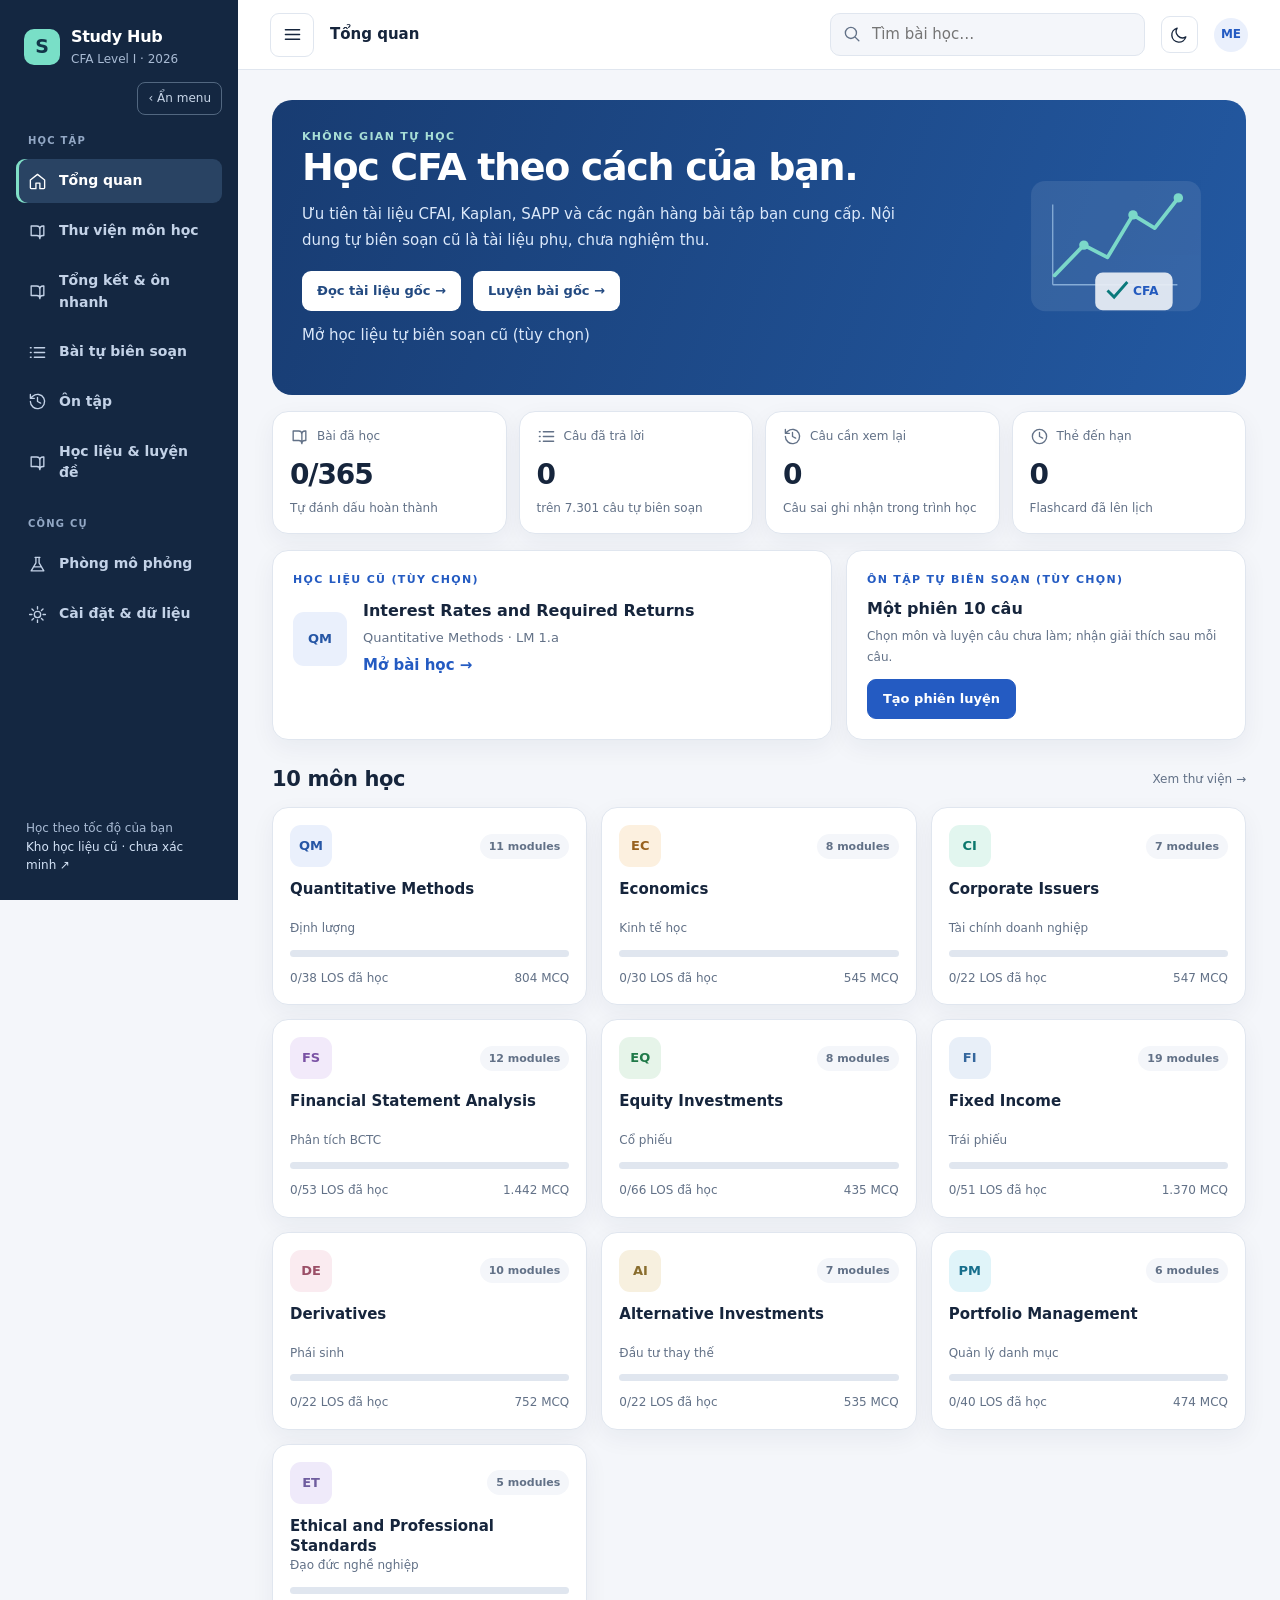
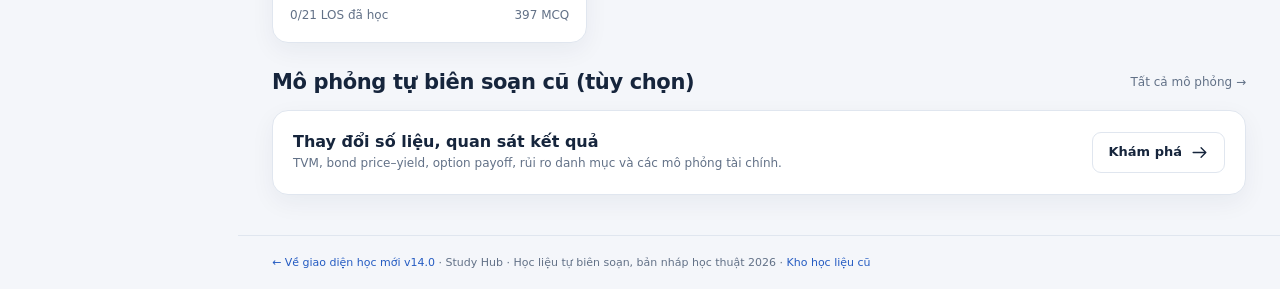
<file: study-archive.html>
<!doctype html><html lang="vi"><head><meta charset="utf-8"><meta name="viewport" content="width=device-width, initial-scale=1"><meta name="theme-color" content="#f4f7fa"><title>Kho giao diện cũ · CFA Study Hub</title><link rel="stylesheet" href="study.css"><script defer src="study-index.js"></script><script defer src="private-study.js"></script><script defer src="study.js"></script></head><body><a class="skip" href="#main">Đến nội dung</a><div id="shell"><aside id="sidebar" aria-label="Điều hướng"></aside><div class="workspace"><header id="topbar"></header><main id="main" tabindex="-1"><p class="loading">Đang tải Study Hub…</p></main><footer><a href="index.html#home">← Về giao diện học mới v14.0</a> · Study Hub · Học liệu tự biên soạn, bản nháp học thuật 2026 · <a href="legacy.html">Kho học liệu cũ</a></footer></div></div><div id="toast" role="status" aria-live="polite"></div><noscript>Bật JavaScript để sử dụng trình học. <a href="legacy.html">Mở kho cũ</a>.</noscript></body></html>
</file>
<file: study.css>
:root{--bg:#f4f6fa;--paper:#fff;--ink:#16253c;--muted:#627187;--line:#e0e6ef;--primary:#245bc2;--primary-soft:#eaf0fc;--accent:#087e78;--green:#16794c;--green-soft:#e8f6ee;--red:#b74542;--red-soft:#fcebea;--amber:#94600e;--amber-soft:#fff5de;--side:#142741;--side-text:#a9bbd4;--shadow:0 8px 24px rgba(24,42,75,.055);--radius:16px;font-family:Inter,system-ui,-apple-system,"Segoe UI",sans-serif;font-size:15px;line-height:1.55;color:var(--ink);background:var(--bg)}
*{box-sizing:border-box}body{margin:0}button,input,select{font:inherit}button,a,input,select,summary{-webkit-tap-highlight-color:transparent}a{color:var(--primary);text-decoration:none}button{cursor:pointer}button:disabled{cursor:default;opacity:.6}button:focus-visible,a:focus-visible,input:focus-visible,select:focus-visible,summary:focus-visible{outline:3px solid #70a6ff;outline-offset:3px}h1,h2,h3,h4,p{margin:0}h1{font-size:clamp(26px,3vw,38px);line-height:1.19;letter-spacing:-.035em}h2{font-size:21px;line-height:1.3;letter-spacing:-.018em}h3{font-size:16px;line-height:1.4}p{line-height:1.7}small,.small{font-size:12px;color:var(--muted)}.muted{color:var(--muted)}.eyebrow{font-size:11px;font-weight:750;letter-spacing:.12em;text-transform:uppercase;color:var(--primary)}.skip{position:fixed;left:-999px}.skip:focus{left:12px;top:12px;background:white;z-index:100;padding:10px}.workspace{margin-left:238px;min-width:0;min-height:100vh;display:flex;flex-direction:column}#sidebar{position:fixed;inset:0 auto 0 0;width:238px;background:var(--side);color:white;padding:25px 16px;overflow:auto;display:flex;flex-direction:column;z-index:20}.brand{display:flex;align-items:center;gap:11px;margin:0 8px 34px;color:white}.brand-mark{width:36px;height:36px;border-radius:10px;background:#79dfc7;display:grid;place-items:center;color:#123549;font-size:19px;font-weight:800}.brand strong{font-size:16px;display:block;letter-spacing:-.02em}.brand small{color:var(--side-text);display:block}.nav-caption{margin:18px 12px 8px;color:#93a8c5;font-size:10px;text-transform:uppercase;letter-spacing:.12em;font-weight:750}.nav-link{display:flex;gap:12px;align-items:center;width:100%;border:0;background:none;color:#c3d2e7;padding:11px 12px;margin:3px 0;border-radius:9px;text-align:left;font-weight:550;font-size:14px}.nav-link.active,.nav-link:hover{background:#294363;color:white}.nav-link.active{box-shadow:inset 3px 0 #80dfc7}.nav-link svg,.icon{width:19px;height:19px;flex:none;stroke:currentColor;fill:none;stroke-width:1.7;stroke-linecap:round;stroke-linejoin:round}.side-bottom{margin-top:auto;padding:20px 10px 0;color:var(--side-text);font-size:12px}.side-bottom a{color:#d4e3f7}#topbar{height:70px;position:sticky;top:0;z-index:10;display:flex;align-items:center;gap:16px;padding:0 32px;background:var(--paper);border-bottom:1px solid var(--line)}.top-title{font-weight:700;flex:1}.top-search{position:relative;display:flex;align-items:center;gap:8px;background:var(--bg);border:1px solid var(--line);padding:8px 12px;border-radius:10px;width:min(315px,35vw)}.top-search input{border:0;background:transparent;outline:none!important;color:var(--ink);width:100%;min-width:0}.top-search svg{color:var(--muted)}.mobile-menu{display:none}.icon-btn{background:var(--paper);border:1px solid var(--line);border-radius:9px;padding:8px;display:grid;place-items:center;color:var(--ink)}.avatar{width:34px;height:34px;border-radius:50%;background:var(--primary-soft);display:grid;place-items:center;color:var(--primary);font-size:12px;font-weight:800}main{max-width:1440px;width:100%;margin:0 auto;padding:30px 34px 40px;flex:1;min-width:0}footer{padding:18px 34px;color:var(--muted);font-size:11px;border-top:1px solid var(--line)}.row{display:flex;align-items:center;gap:12px;flex-wrap:wrap}.between{justify-content:space-between}.stack{display:grid;gap:15px}.section-head{display:flex;align-items:center;justify-content:space-between;gap:12px;margin:26px 0 14px}.btn{display:inline-flex;align-items:center;justify-content:center;gap:8px;border:1px solid var(--line);background:var(--paper);padding:10px 15px;border-radius:9px;font-weight:650;color:var(--ink);font-size:13px;min-height:40px;line-height:1.3}.btn:hover{border-color:var(--primary);color:var(--primary)}.btn.primary{background:var(--primary);color:white;border-color:var(--primary)}.btn.primary:hover{filter:brightness(1.08)}.btn.ghost{background:transparent;border-color:transparent;color:var(--primary)}.btn.danger{color:var(--red)}.card{background:var(--paper);border:1px solid var(--line);border-radius:var(--radius);padding:20px;box-shadow:var(--shadow);min-width:0}.hero{border-radius:20px;background:linear-gradient(110deg,#183c72,#2359a2);color:#fff;padding:28px 30px;display:grid;grid-template-columns:minmax(0,1fr) 200px;gap:24px;align-items:center;overflow:hidden;position:relative}.hero .eyebrow{color:#a7ded6}.hero p{color:#dbe8fa;max-width:620px;margin:12px 0 18px}.hero .btn{background:#fff;color:#234a81;border:0}.hero-art{width:100%;max-height:170px;opacity:.9}.stats{display:grid;grid-template-columns:repeat(4,minmax(0,1fr));gap:12px;margin-top:16px}.stat{padding:15px 17px}.stat-label{color:var(--muted);font-size:12px;display:flex;align-items:center;gap:8px}.stat-val{font-size:28px;font-weight:760;letter-spacing:-.04em;margin-top:7px;font-variant-numeric:tabular-nums}.stat small{display:block;margin-top:3px}.progress{height:7px;background:var(--line);border-radius:10px;overflow:hidden}.progress>span{display:block;height:100%;background:var(--accent);border-radius:10px;transition:width .2s}.subject-grid{display:grid;grid-template-columns:repeat(3,minmax(0,1fr));gap:14px}.subject-card{display:flex;flex-direction:column;gap:12px;padding:17px;text-align:left;color:var(--ink);cursor:pointer}.subject-card:hover{border-color:#91b0e5;transform:translateY(-2px)}.subject-icon{width:42px;height:42px;border-radius:11px;display:grid;place-items:center;font-weight:800;font-size:13px;background:var(--tint);color:var(--tone);flex:none}.subject-title{font-weight:720;font-size:15px;line-height:1.35;min-height:40px}.subject-card .progress{margin-top:auto}.subject-card .row{flex-wrap:nowrap}.dashboard-grid{display:grid;grid-template-columns:1.4fr 1fr;gap:14px;margin-top:16px}.focus-card{display:flex;gap:16px;align-items:center}.focus-card .subject-icon{width:54px;height:54px}.focus-card p{margin:5px 0;color:var(--muted);font-size:13px}.pill{font-size:11px;font-weight:700;color:var(--muted);background:var(--bg);padding:4px 9px;border-radius:20px;white-space:nowrap}.pill.good{color:var(--green);background:var(--green-soft)}.pill.warn{color:var(--amber);background:var(--amber-soft)}.module-list{display:grid;gap:10px}.module{padding:0;overflow:hidden}.module summary{list-style:none;cursor:pointer;padding:16px 20px;display:flex;align-items:center;gap:14px}.module summary::-webkit-details-marker{display:none}.module summary::after{content:'⌄';color:var(--muted);margin-left:auto}.module[open] summary::after{content:'⌃'}.module-no{font-size:12px;color:var(--primary);font-weight:750;background:var(--primary-soft);border-radius:8px;padding:9px;white-space:nowrap}.module-content{border-top:1px solid var(--line);padding:4px 16px 12px}.los-row{display:flex;align-items:center;gap:10px;padding:12px 5px;border-bottom:1px solid var(--line);color:var(--ink)}.los-row:last-child{border-bottom:0}.los-row:hover{color:var(--primary)}.los-row .title{flex:1;font-size:14px;font-weight:600}.circle{width:23px;height:23px;display:grid;place-items:center;border-radius:50%;background:var(--bg);border:1px solid var(--line);font-size:11px;color:var(--muted);flex:none}.circle.done{background:var(--green-soft);color:var(--green);border-color:#badfc8}.crumb{font-size:12px;color:var(--muted);margin-bottom:13px;display:flex;gap:8px;flex-wrap:wrap}.lesson-head{margin-bottom:20px}.lesson-head h1{font-size:clamp(24px,2.8vw,33px);margin:6px 0 8px}.lesson-head p{max-width:900px;color:var(--muted);font-size:14px}.lesson-grid{display:grid;grid-template-columns:minmax(0,1fr) 240px;align-items:start;gap:20px}.lesson-side{position:sticky;top:90px;max-height:calc(100vh - 110px);overflow:auto;padding:15px}.lesson-side h3{font-size:13px;margin-bottom:9px}.lesson-side .los-row{font-size:12px;padding:9px 0;align-items:flex-start}.lesson-side .los-row .title{font-size:12px}.tabs{display:flex;gap:4px;border-bottom:1px solid var(--line);overflow-x:auto;margin-bottom:16px;scrollbar-width:thin}.tab{border:0;background:transparent;color:var(--muted);font-weight:650;padding:12px 12px;white-space:nowrap;border-bottom:3px solid transparent;font-size:13px}.tab.active{color:var(--primary);border-color:var(--primary)}.concept-nav{display:flex;gap:6px;overflow-x:auto;padding:3px 0 9px;scrollbar-width:thin}.concept-dot{border:1px solid var(--line);background:var(--paper);color:var(--muted);font-weight:700;min-width:32px;height:32px;border-radius:7px;font-size:12px}.concept-dot.active{background:var(--primary);color:#fff;border-color:var(--primary)}.concept-dot.done{border-color:#b5dccc;color:var(--green)}.concept-dot.active.done{color:#fff}.concept-card{padding:26px 28px}.concept-card h2{font-size:23px;margin:12px 0 18px}.content-text{font-size:16px;line-height:1.85;white-space:pre-wrap;overflow-wrap:anywhere}.content-text p{margin-bottom:14px}.content-text p:last-child{margin:0}.callout{background:var(--amber-soft);border-left:3px solid #c08b32;padding:13px 15px;border-radius:0 8px 8px 0;margin-top:19px;color:var(--ink);font-size:14px}.callout strong{color:var(--amber);display:block;font-size:12px;margin-bottom:5px}.lesson-actions{display:flex;justify-content:space-between;gap:10px;flex-wrap:wrap;margin-top:15px}.step-label{font-size:12px;color:var(--muted);font-weight:650}.formula-grid{display:grid;gap:12px}.formula{padding:20px}.formula h3{margin-bottom:9px}.formula .expr{background:var(--primary-soft);border-radius:9px;color:var(--primary);padding:15px;font:600 17px/1.6 ui-monospace,Consolas,monospace;white-space:pre-wrap;overflow-wrap:anywhere}.formula p{font-size:14px;margin-top:10px}.formula small{display:block;margin-top:6px}.example-card{padding:0;overflow:hidden}.example-card summary{cursor:pointer;padding:15px 18px;font-weight:650;font-size:14px;line-height:1.6}.example-body{padding:16px 20px;border-top:1px solid var(--line)}.example-body ol{padding-left:22px;margin:10px 0}.example-body li{padding:5px 0}.answer{color:var(--green);font-weight:700;background:var(--green-soft);padding:10px 13px;border-radius:9px}.quiz-card{padding:24px}.quiz-card h2{font-size:20px;margin:16px 0 22px;line-height:1.5}.options{display:grid;gap:10px}.option{display:flex;gap:12px;text-align:left;align-items:flex-start;background:var(--paper);border:1px solid var(--line);border-radius:10px;padding:13px 14px;color:var(--ink);line-height:1.5}.option:hover{border-color:var(--primary)}.option .letter{width:27px;height:27px;border-radius:7px;background:var(--bg);color:var(--muted);display:grid;place-items:center;font-weight:750;flex:none}.option.correct{background:var(--green-soft);border-color:#8bc8a5}.option.wrong{background:var(--red-soft);border-color:#e2a2a0}.option.selected{border-color:var(--primary);background:var(--primary-soft)}.feedback{margin-top:17px;border:1px solid var(--line);border-radius:10px;padding:15px;background:var(--bg)}.feedback h3{margin-bottom:8px}.feedback p{font-size:14px}.flash{min-height:260px;display:flex;flex-direction:column;justify-content:center;align-items:center;text-align:center;gap:15px;padding:28px;cursor:pointer}.flash h2{font-size:23px;max-width:640px}.flash p{font-size:16px;max-width:650px;white-space:pre-wrap}.filter-row{display:flex;gap:10px;flex-wrap:wrap;margin:14px 0}.field{display:grid;gap:6px;min-width:0}.field label{font-size:12px;color:var(--muted);font-weight:650}.field select,.field input{border:1px solid var(--line);background:var(--paper);color:var(--ink);padding:10px 12px;border-radius:9px;width:100%;min-width:0}.practice-form{display:grid;grid-template-columns:1fr 1fr;gap:14px;margin-top:15px}.practice-form .full{grid-column:1/-1}.lab-grid{display:grid;grid-template-columns:repeat(2,minmax(0,1fr));gap:14px}.lab{padding:20px}.lab h3{margin-bottom:5px}.lab p{font-size:13px;color:var(--muted);margin:8px 0}.lab-controls{display:grid;gap:9px;margin:15px 0}.slider-label{display:flex;justify-content:space-between;font-size:12px;font-weight:650;gap:8px}.lab input[type=range]{width:100%;accent-color:var(--primary);margin:4px 0}.lab-result{font-size:25px;font-weight:780;letter-spacing:-.03em;color:var(--primary);margin:7px 0}.lab svg{width:100%;height:auto;color:var(--muted);overflow:visible}.empty{padding:30px;text-align:center;color:var(--muted)}.loading{padding:40px;color:var(--muted)}.legacy-content{overflow-wrap:anywhere;font-size:15px;line-height:1.75}.legacy-content h3,.legacy-content h4{margin:12px 0 6px}.legacy-content p{margin:8px 0}.legacy-content table{border-collapse:collapse;width:100%;display:block;overflow-x:auto;font-size:13px;margin:12px 0}.legacy-content td,.legacy-content th{border:1px solid var(--line);padding:8px;text-align:left}.legacy-content th{background:var(--bg)}.legacy-content .formula-big{background:var(--primary-soft);color:var(--primary);padding:13px;border-radius:8px;margin:12px 0;overflow-wrap:anywhere}.legacy-content .cards3{display:grid;gap:10px;grid-template-columns:repeat(auto-fit,minmax(160px,1fr))}.legacy-content article,.legacy-content .note{padding:10px;border:1px solid var(--line);border-radius:8px}.legacy-content .tag{display:inline-block;margin:3px;background:var(--bg);padding:4px 8px;border-radius:10px;font-size:12px}.legacy-content img,.legacy-content svg{max-width:100%;height:auto}.legacy-content ul,.legacy-content ol{padding-left:24px}.legacy-content .top{font-weight:700}.legacy-content .body{padding:8px 0}.dark{--bg:#111c2a;--paper:#1b2939;--ink:#e7eef8;--muted:#aab8cc;--line:#344457;--primary:#83aafa;--primary-soft:#293d58;--side:#101a28;--green:#8adcb1;--green-soft:#1e4338;--red:#ffa7a1;--red-soft:#4a3036;--amber:#f3ce86;--amber-soft:#403726;--accent:#5bc9b4;--shadow:none}.dark .btn.primary{color:#142741}.dark .concept-dot.active{color:#142741}.dark .subject-icon{background:var(--primary-soft);color:var(--primary)}#toast{position:fixed;right:20px;bottom:20px;z-index:40;max-width:calc(100vw - 40px);background:var(--side);color:#fff;border-radius:10px;padding:12px 16px;box-shadow:var(--shadow);display:none;font-size:13px}#toast.show{display:block}.review-list{display:grid;gap:10px}.review-list a{display:block;padding:12px 15px;color:var(--ink);font-size:14px}.review-list a:hover{color:var(--primary)}.search-results{display:grid;gap:10px}.kbd{font-size:11px;color:var(--muted);border:1px solid var(--line);border-radius:5px;padding:1px 5px}.mini-map{display:grid;gap:7px}.map-node{display:flex;gap:9px;text-align:left;align-items:center;border:1px solid var(--line);background:var(--paper);color:var(--ink);border-radius:8px;padding:10px;font-size:12px}.map-node:hover{border-color:var(--primary)}.map-node .title{flex:1}.map-node.active{background:var(--primary-soft);color:var(--primary)}.next-lesson{margin-top:16px}.source-list li{margin:7px 0;overflow-wrap:anywhere}.text-link{border:0;background:transparent;color:var(--primary);padding:0;font-weight:650;text-align:left}.spacer{flex:1}.course-header{display:flex;gap:16px;align-items:center;margin-bottom:20px}.course-header .subject-icon{width:60px;height:60px;font-size:20px}.course-header p{margin-top:5px;color:var(--muted)}.time{font-variant-numeric:tabular-nums;font-weight:750}.nav-overlay{display:none}.mobile-bottom{display:none}
@media(max-width:1100px){.subject-grid{grid-template-columns:repeat(2,minmax(0,1fr))}.lesson-grid{grid-template-columns:minmax(0,1fr) 205px}main{padding:24px}.stats{grid-template-columns:repeat(2,minmax(0,1fr))}}@media(max-width:800px){#sidebar{transform:translateX(-100%);transition:transform .2s;width:245px}.nav-open #sidebar{transform:translateX(0)}.nav-open .nav-overlay{display:block;position:fixed;inset:0;background:#0005;z-index:19}.workspace{margin-left:0}#topbar{height:60px;padding:0 15px;gap:10px}.mobile-menu{display:grid}.top-search{width:40vw}.top-title{font-size:13px}.avatar{display:none}main{padding:20px 16px 34px}.hero{grid-template-columns:1fr 100px;padding:21px;gap:10px}.hero-art{max-height:110px}.hero h1{font-size:27px}.lesson-grid{grid-template-columns:1fr}.lesson-side{position:static;max-height:none}.dashboard-grid{grid-template-columns:1fr}.lesson-side{order:2}.lab-grid{grid-template-columns:1fr}.concept-card{padding:20px}.quiz-card{padding:18px}.mobile-bottom{display:flex;position:sticky;bottom:0;background:var(--paper);border-top:1px solid var(--line);z-index:8;justify-content:space-around;padding:6px 0}.mobile-bottom button{background:none;border:0;color:var(--muted);font-size:10px;display:grid;justify-items:center;gap:2px;padding:6px}.mobile-bottom button.active{color:var(--primary)}footer{padding:15px 16px}}@media(max-width:440px){.hero{grid-template-columns:1fr}.hero-art{display:none}.subject-grid{gap:9px}.subject-card{padding:13px;gap:10px}.subject-title{font-size:13px;min-height:35px}.subject-card .small{font-size:11px}.stats{gap:9px}.stat{padding:12px}.stat-val{font-size:24px}.top-search{width:32vw;padding:6px 8px}.top-title{font-size:12px}.module summary{padding:13px 12px;gap:9px}.module-content{padding:4px 10px}.los-row .title{font-size:13px}.los-row .small{font-size:10px}.practice-form{grid-template-columns:1fr}.quiz-card h2{font-size:18px}.content-text{font-size:15px}.concept-card h2{font-size:20px}.course-header .subject-icon{width:44px;height:44px;font-size:14px}.lesson-actions .btn{padding:9px 10px}.focus-card{align-items:flex-start}.focus-card .subject-icon{width:40px;height:40px}}
@media(prefers-reduced-motion:reduce){*{scroll-behavior:auto!important;transition:none!important;transform:none!important}}
/* Responsive fixes from actual Chromium review. */
.lesson-grid>div,.lesson-grid>aside,.lesson-head,.tabs,.concept-nav{min-width:0;max-width:100%}.lesson-grid{min-width:0}.map-node .title,.los-row .title{min-width:0;overflow-wrap:anywhere}.icon-btn.mobile-menu{display:none}.top-title{min-width:0}.tab{flex:none}.concept-dot{flex:none}.lesson-side .los-row .small{white-space:nowrap}.lesson-head .eyebrow{overflow-wrap:anywhere}.option span:last-child{min-width:0;overflow-wrap:anywhere}
@media(max-width:800px){.icon-btn.mobile-menu{display:grid}.lesson-grid{grid-template-columns:minmax(0,1fr)}.lesson-side .los-row .title{font-size:13px}.lesson-side{max-height:none}.top-search{flex-shrink:1;min-width:90px}.lesson-head .row{gap:5px}.lesson-side .mini-map{max-height:280px;overflow:auto}}
.concept-card,.quiz-card{scroll-margin-top:86px}.inline-lab{padding:0;overflow:hidden}.inline-lab summary{cursor:pointer;list-style:none;padding:16px 20px;display:flex;gap:10px;align-items:center;justify-content:space-between}.inline-lab summary::-webkit-details-marker{display:none}.inline-lab summary .open-label{color:var(--primary);font-size:12px;font-weight:700;white-space:nowrap}.inline-lab[open] summary .open-label{font-size:0}.inline-lab[open] summary .open-label:after{content:'Đóng ▴';font-size:12px}.inline-lab>.lab{box-shadow:none;border:0;border-radius:0;border-top:1px solid var(--line)}.inline-lab .lab svg{max-width:540px;display:block;margin:0 auto}.inline-lab .lab-controls{display:grid;grid-template-columns:repeat(2,minmax(0,1fr));gap:12px 20px}@media(max-width:500px){.inline-lab .lab-controls{grid-template-columns:1fr}.concept-card{scroll-margin-top:70px}}
.visual-map{margin-top:14px}.visual-map h3{margin:6px 0 15px}.visual-steps{display:grid;gap:8px}.visual-node{display:flex;gap:12px;align-items:center;background:var(--primary-soft);border:1px solid var(--line);border-radius:10px;padding:12px}.visual-num{width:30px;height:30px;flex:none;display:grid;place-items:center;background:var(--paper);color:var(--primary);font-weight:800;border-radius:9px;font-size:13px}.visual-node strong{display:block;font-size:14px}.visual-node small{display:block;line-height:1.45;margin-top:2px}.visual-arrow{text-align:center;color:var(--primary);font-size:17px;line-height:1}.visual-map p{margin-top:12px}.visual-steps.compare,.visual-steps.multiply{grid-template-columns:repeat(auto-fit,minmax(160px,1fr))}.visual-steps.compare .visual-node,.visual-steps.multiply .visual-node{align-items:flex-start}.visual-steps.levels .visual-node:nth-child(2){margin-left:15px}.visual-steps.levels .visual-node:nth-child(3){margin-left:30px}.formula-flow{display:flex;align-items:center;gap:7px;flex-wrap:wrap;padding:12px 0 0;color:var(--primary)}.flow-chip{background:var(--bg);border:1px solid var(--line);border-radius:8px;padding:6px 10px;font-size:13px;font-weight:650;overflow-wrap:anywhere;max-width:100%}

/* v6.4 targeted bilingual study cards and order book lab */
.language-block{margin:10px 0;padding:12px 0;border-top:1px solid var(--line,#d8e0e8);text-align:left}
.order-lab{margin-top:16px}.order-lab summary{cursor:pointer;padding:4px 0 12px}.order-lab p{margin:8px 0}
.book-grid,.book-controls,.book-metrics{display:grid;gap:12px;grid-template-columns:repeat(2,minmax(0,1fr));margin:12px 0}
.book-grid table{width:100%;border-collapse:collapse;font-variant-numeric:tabular-nums}
.book-grid td,.book-grid th{text-align:right;padding:6px;border-bottom:1px solid var(--line,#d8e0e8)}
.book-controls{grid-template-columns:repeat(auto-fit,minmax(120px,1fr))}
.book-controls label{display:flex;flex-direction:column;gap:5px;font-size:.8rem}
.book-controls input,.book-controls select,#study-lang{min-width:0;width:100%;border:1px solid var(--line,#c7d0db);background:var(--card,#fff);color:var(--ink,#182437);padding:7px;border-radius:7px;font:inherit}
#study-lang{width:auto;max-width:100%}.book-metrics{grid-template-columns:repeat(3,minmax(0,1fr))}
.book-metrics strong{display:block;font-size:1.15rem;font-variant-numeric:tabular-nums}
.book-result{padding:12px;border:1px solid var(--line,#d8e0e8);border-radius:10px}
.flash .language-block{max-width:100%;text-align:left}
@media(max-width:380px){.book-metrics strong{font-size:.95rem}}

.idx-bar{height:18px;border-radius:9px;display:flex;overflow:hidden;background:var(--line)}.idx-bar span:first-child{background:#527ab9}.idx-bar span:last-child{background:#39a78a}.index-lab label{display:block;font-size:.88rem;margin:10px 0}.index-lab input,.index-lab select{display:block;width:100%;max-width:260px;margin-top:5px}.index-lab table{width:100%;table-layout:fixed;font-size:.82rem}.index-lab td,.index-lab th{padding:6px 3px;overflow-wrap:anywhere;text-align:right}.index-lab td:first-child,.index-lab th:first-child{text-align:left}

/* v6.7: collapsible navigation and independent source library */
.icon-btn.mobile-menu{display:grid;flex:none;min-width:44px;min-height:44px}.side-close{align-self:flex-end;color:#c8d6e8;background:transparent;border:1px solid #526780;border-radius:8px;padding:6px 10px;margin-top:-20px;font-size:12px}.side-close:hover{color:white;background:#263e5a}#sidebar{transition:transform .2s ease,visibility .2s;overscroll-behavior:contain}.workspace{transition:margin-left .2s ease}.nav-collapsed #sidebar{transform:translateX(-100%);visibility:hidden}.nav-collapsed .workspace{margin-left:0}.bank-switch{display:flex;gap:8px;flex-wrap:wrap;margin:0 0 14px}.bank-switch a,.bank-switch button{border:1px solid var(--line);border-radius:10px;background:var(--paper);color:var(--ink);font-weight:650;padding:10px 14px;min-height:44px;font-size:13px}.bank-switch .active{background:var(--primary-soft);color:var(--primary);border-color:var(--primary)}.provenance{font-size:12px;color:var(--muted);border-left:3px solid var(--amber);background:var(--bg);padding:10px 12px;border-radius:6px;margin:14px 0}.provenance details{margin-top:5px}.source-help,.source-controls{margin-bottom:14px}.source-help p,.source-controls p{margin:8px 0 12px}.source-controls .bank-switch{margin-top:12px}.source-entry{overflow-wrap:anywhere}.source-entry h3,.source-entry details{margin:8px 0}.source-entry summary{cursor:pointer;color:var(--primary);font-size:13px}.source-entry details p{padding-top:7px}.source-actions{flex-wrap:wrap;gap:8px;margin-top:12px}.source-open{white-space:normal}.source-entry .row{flex-wrap:wrap}.source-controls input{width:100%;min-width:0}.source-help .btn{display:inline-flex;align-items:center;cursor:pointer}.source-help .btn:focus-within{outline:3px solid #70a6ff}.source-help input[hidden]{display:none}
@media(max-width:800px){#sidebar{width:min(270px,85vw);visibility:hidden;transform:translateX(-100%)}.nav-open #sidebar{visibility:visible;transform:translateX(0)}.nav-collapsed .workspace{margin-left:0}.workspace{transition:none}.nav-open{overflow:hidden}.top-title{white-space:nowrap;overflow:hidden;text-overflow:ellipsis}.top-search{min-width:70px}.source-actions .btn{flex:1 1 135px}.bank-switch a,.bank-switch button{flex:1;text-align:center}.side-close{min-height:40px}}
@media(prefers-reduced-motion:reduce){#sidebar{transition:none!important}.workspace{transition:none!important}.nav-collapsed #sidebar{visibility:hidden!important}.nav-open #sidebar{visibility:visible!important}}

/* v7.0 origin cues: colors plus text; no certification implied. */
.origin-line{display:flex;flex-wrap:wrap;align-items:center;gap:6px;margin:0 0 10px}.origin-tag{display:inline-flex;align-items:center;max-width:100%;font-size:11px;font-weight:750;line-height:1.5;padding:4px 8px;border-radius:6px;border:1px solid currentColor;white-space:normal;text-align:left}.origin-original{background:var(--amber-soft);color:var(--amber)}.origin-source{background:var(--green-soft);color:var(--green)}.origin-mapped{background:var(--primary-soft);color:var(--primary)}.origin-legacy{background:var(--bg);color:var(--muted)}.origin-original-card{border-left:4px solid var(--amber)!important}.origin-source-card{border-left:4px solid var(--green)!important}.origin-legacy-card{border-left:4px solid var(--muted)!important}.origin-legend{display:flex;flex-wrap:wrap;gap:6px;align-items:center;margin:0 0 14px;padding:10px 12px;border:1px solid var(--line);border-radius:10px;background:var(--paper)}.origin-legend p{flex-basis:100%}.bank-switch .bank-original.active{background:var(--amber-soft);color:var(--amber);border-color:var(--amber)}.bank-switch .bank-source.active{background:var(--green-soft);color:var(--green);border-color:var(--green)}.provenance{background:var(--amber-soft)}.flash .origin-line{justify-content:center}.example-card summary .origin-line{margin-bottom:8px}

/* v7.9: source-first outline */
.source-outline-row{display:flex;align-items:center;justify-content:space-between;gap:8px;border-bottom:1px solid var(--line,#b3bec822);padding:5px 0;font-size:.86rem;overflow-wrap:anywhere}.source-outline-row .btn{flex-shrink:0;min-height:32px;padding:5px 8px;font-size:.78rem}.source-controls select{max-width:100%;min-width:0}.source-entry h3{overflow-wrap:anywhere}.source-entry details summary{cursor:pointer}.source-controls .bank-switch button{white-space:normal}

/* v8.0 · source-based editorial recap, responsive, theme-aware */
.origin-recap{color:var(--primary);background:var(--primary-soft);border:1px solid var(--line)}
.recap-grid{display:grid;grid-template-columns:repeat(2,minmax(0,1fr));gap:14px;margin:12px 0 20px}.recap-tile{display:flex;flex-direction:column;gap:9px;min-width:0}.recap-tile .recap-ref{margin-top:auto}.recap-pair{display:grid;gap:7px}.recap-pair p{font-size:14px;line-height:1.6}.recap-vi{color:var(--muted);border-left:2px solid var(--line);padding-left:10px}.recap-hero{border-top:4px solid var(--accent);background:var(--paper);display:grid;gap:13px}.recap-map{display:grid;grid-template-columns:repeat(5,minmax(0,1fr));gap:8px}.recap-node{padding:10px;border:1px solid var(--line);border-radius:12px;display:flex;flex-direction:column;gap:7px;min-width:0;background:var(--bg)}.recap-node strong{font-size:14px;line-height:1.35}.recap-stats{display:flex;flex-wrap:wrap;gap:12px;color:var(--muted);font-size:13px}.recap-stats b{font-size:22px;color:var(--ink);margin-right:3px}.recap-h{margin:26px 0 12px;scroll-margin-top:100px}.recap-jumps,.recap-actions{display:flex;flex-wrap:wrap;gap:8px;margin:12px 0}.recap-formula{background:var(--bg);border:1px solid var(--line);padding:12px;border-radius:10px;font-size:16px;font-weight:650;line-height:1.55;overflow-wrap:anywhere}.recap-ref{margin-top:8px}.recap-ref .btn{font-size:12px;max-width:100%;white-space:normal}.recap-relation{padding:12px 0;border-bottom:1px solid var(--line);display:grid;gap:7px}.recap-relation:last-child{border-bottom:0}.recap-trap{border-left:3px solid var(--amber);display:grid;gap:8px}.recap-trap .eyebrow{color:var(--amber)}.recap-answer{font-size:20px;font-weight:700;color:var(--green)}.recap-source-picker{margin:14px 0}.recap-source-picker summary{cursor:pointer;font-weight:650}.recap-end{padding-top:12px;margin-top:12px}.recap-end .btn{margin-top:7px}.recap-tile details summary{cursor:pointer;color:var(--primary);font-weight:650}.recap-tile details[open]{display:grid;gap:8px}.recap-tile details[open] summary{margin-bottom:8px}
@media(max-width:900px){.recap-map{grid-template-columns:repeat(2,minmax(0,1fr))}}@media(max-width:600px){.recap-grid{grid-template-columns:1fr}.recap-map{grid-template-columns:1fr}.recap-actions .btn{white-space:normal}.recap-stats{gap:8px}.recap-h{scroll-margin-top:70px}}

.recap-check{display:flex;align-items:center;gap:12px;padding:12px 0;border-bottom:1px solid var(--line);flex-wrap:wrap}.recap-check input{width:19px;height:19px;accent-color:var(--accent);flex:none}.recap-check span{flex:1;min-width:150px}.recap-check small{display:block;color:var(--muted)}.recap-check input:checked+span strong{text-decoration:line-through}.recap-formula{overflow-wrap:anywhere;white-space:normal}

.recap-figure{margin:14px 0;display:grid;gap:12px}.recap-bars{display:grid;gap:12px}.recap-bar-item .row{justify-content:space-between;gap:12px;font-variant-numeric:tabular-nums}.recap-bar-track{height:12px;background:var(--line);border-radius:5px;overflow:hidden;margin-top:5px}.recap-bar-fill{height:100%;background:#648eb9;border-radius:5px}.recap-highlight{background:#27956c}.recap-tree{display:grid;gap:15px;text-align:center}.recap-tree-root,.recap-tree-node,.recap-tree-end,.recap-time-node{padding:10px;border:1px solid var(--line);border-radius:8px;background:var(--paper)}.recap-tree-root{justify-self:center;border-color:var(--accent);font-weight:700}.recap-tree-branches,.recap-tree-ends{display:grid;grid-template-columns:repeat(2,minmax(0,1fr));gap:10px}.recap-tree-branch{display:grid;gap:12px;position:relative}.recap-tree-branch:before{content:'↓';color:var(--muted);position:absolute;left:50%;top:-18px}.recap-tree-node small,.recap-tree-end small,.recap-time-node small{display:block;color:var(--muted);font-size:12px}.recap-tree-end{display:grid;gap:4px}.recap-timeline{display:grid;grid-template-columns:repeat(8,minmax(0,1fr));gap:6px;text-align:center}.recap-time-node:first-child{border-color:#b58129}.recap-time-node:last-child{border-color:#27956c}@media(max-width:650px){.recap-timeline{grid-template-columns:repeat(4,minmax(0,1fr))}.recap-tree-branches{grid-template-columns:1fr}.recap-tree-branch+.recap-tree-branch{margin-top:4px}}
@media(max-width:650px){.recap-tree-branch+.recap-tree-branch:before{content:'OR / HOẶC';font-size:10px;font-weight:700;left:50%;transform:translateX(-50%);top:-16px}}
/* v13.5 local original-source reading and practice */
#private-study{padding:0;border:1px solid #b6c3d1;border-radius:16px;width:min(1100px,96vw);max-height:94dvh;max-width:96vw;background:var(--card,#fff);color:var(--text,#1c2938);box-shadow:0 16px 70px #0004;overflow:hidden}
#private-study::backdrop{background:#122033b8}.dark #private-study{background:#182435;color:#e4e9ef;border-color:#44566b}.ps-frame{display:flex;flex-direction:column;max-height:94dvh}.ps-header{display:flex;justify-content:space-between;align-items:center;padding:16px 20px;border-bottom:1px solid #a7b4c54d;gap:10px}.ps-header h2{margin:4px 0 0;font-size:1.25rem}.ps-toolbar,.ps-pagebar,.ps-choices{display:flex;align-items:center;gap:8px;flex-wrap:wrap}.ps-toolbar{padding:10px 20px;border-bottom:1px solid #a7b4c54d}.ps-toolbar #ps-load-status{font-size:.8rem;flex:1;min-width:150px}.ps-content{overflow:auto;padding:18px 20px;min-height:0}.ps-source-head h3{margin:10px 0 5px}.ps-text{font-family:ui-monospace,SFMono-Regular,Consolas,monospace;font-size:clamp(.78rem,1.25vw,.98rem);line-height:1.55;white-space:pre-wrap;overflow-wrap:anywhere;overflow:auto;max-width:100%;border:1px solid #a7b4c555;border-radius:9px;padding:18px;background:#f6f8fb;color:#172639;tab-size:4}.dark .ps-text{background:#101a28;color:#dce7f5}.ps-pagebar{margin:10px 0}.ps-pagebar input{width:75px;padding:5px 7px}.ps-choices button[aria-pressed=true]{background:#1c609a;color:#fff;border-color:#1c609a}.ps-choices .btn{min-height:40px}.ps-answer{border-top:2px solid #7894ae80;margin-top:18px;padding-top:12px}.ps-result{display:flex;justify-content:space-between;align-items:center;gap:12px;border-bottom:1px solid #a7b4c54d;padding:12px 0}.ps-result>div{min-width:0;overflow-wrap:anywhere}.ps-library,#ps-search-form{display:flex;align-items:end;gap:12px;flex-wrap:wrap;margin:12px 0}.ps-library label,#ps-search-form label{display:grid;gap:5px;flex:1;min-width:180px}.ps-toc-list{max-height:250px;overflow:auto;display:grid;padding:8px 0}.ps-toc-link{text-align:left;padding:7px;border:0;background:none;color:inherit;cursor:pointer}.ps-toc-link:hover{text-decoration:underline}.ps-pdf{width:100%;height:75vh;border:1px solid #a7b4c555;border-radius:8px}#private-study .btn:disabled{opacity:.4;cursor:default}@media(max-width:600px){#private-study{width:100vw;max-width:100vw;max-height:100dvh;border-radius:0}.ps-frame{max-height:100dvh}.ps-content{padding:10px}.ps-header,.ps-toolbar{padding:10px}.ps-text{padding:10px}.ps-library label,#ps-search-form label{min-width:140px}}

/* v13.6: source-page images, not OCR or regenerated diagrams. */
.ps-visual{border:1px solid var(--line,#d7e0e7);border-radius:10px;padding:10px;margin:10px 0}.ps-visual-image{margin:12px 0;text-align:center}.ps-visual-image img{display:block;max-width:100%;height:auto;margin:0 auto;background:white;border:1px solid #d9e1ea}.ps-visual-image figcaption{font-size:.85rem;opacity:.8;margin:6px 0}.ps-visual-slot{overflow:auto}

.ps-visual-viewport{overflow:auto;max-height:72vh;border:1px solid var(--line,#d7e0e7)}.ps-visual-image .ps-zoom-check:checked~.ps-visual-viewport img{max-width:none;width:auto;height:auto}.ps-zoom-check{margin:8px 4px}.ps-visual-viewport img{margin:0 auto}

/* v13.8: learner-first entry and optional source administration */
.study-launch{display:flex;flex-wrap:wrap;align-items:center;justify-content:space-between;gap:14px;margin-bottom:16px}.study-launch h3{margin:0 0 4px}.study-launch p{margin:0;color:var(--muted,#65768d)}.study-launch .source-advanced{width:100%;border-top:1px solid var(--line,#dce4ef);padding-top:10px}.source-advanced{margin-top:8px;font-size:.86rem}.source-advanced summary,.ps-manage summary{cursor:pointer;color:var(--muted,#65768d);font-weight:600}.source-advanced[open] summary,.ps-manage[open] summary{margin-bottom:10px}.ps-manage{font-size:.86rem}.ps-first-setup{max-width:720px;margin:20px auto;padding:24px}.ps-first-setup details{margin-top:18px}.source-actions .source-advanced{flex-basis:100%}.source-actions .source-advanced .btn{margin:4px 4px 4px 0}
</file>
<file: study-v14.css>
/* v14: a single learner-first navigation; legacy UI retains its own stylesheet. */
.v14{--navw:224px;--brand:#1d4ed8;--brand-soft:#eaf0ff;--page:#f5f7fb;--border:#e3e8f1;--ink:#18243a;--muted:#65738b;--paper:#fff;background:var(--page);color:var(--ink)}
.dark .v14{--brand:#9bb9ff;--brand-soft:#20385e;--page:#111a29;--border:#2f3d50;--ink:#e8effa;--muted:#aebbd0;--paper:#1b2739}
.v14 #v14-nav{position:fixed;inset:0 auto 0 0;width:var(--navw);display:flex;flex-direction:column;background:var(--paper);border-right:1px solid var(--border);padding:24px 14px;z-index:25}
.v14-brand{display:flex;align-items:center;gap:11px;color:var(--ink);margin:0 6px 32px}.v14-brand-icon{height:40px;width:40px;display:grid;place-items:center;border-radius:12px;background:#234db5;color:white;font-size:22px;font-weight:800}.v14-brand strong{display:block;font-size:18px;letter-spacing:-.03em}.v14-brand small{display:block;color:var(--muted);font-size:11px}.v14-navlink{display:flex;align-items:center;gap:11px;color:var(--muted);padding:12px 11px;border-radius:10px;margin:3px 0;font-weight:650;min-height:46px}.v14-navlink.selected{background:var(--brand-soft);color:var(--brand)}.v14-navlink:hover{background:var(--page);color:var(--brand)}.v14-navfoot{margin-top:auto}.v14-navfoot>span{display:block;font-size:11px;color:var(--muted);padding:12px}.v14-icon{width:20px;height:20px;stroke:currentColor;fill:none;stroke-width:1.8;stroke-linecap:round;stroke-linejoin:round;flex-shrink:0}.v14 #v14-workspace{margin-left:var(--navw);min-width:0;min-height:100vh}.v14 #v14-top{position:sticky;top:0;z-index:12;height:65px;background:var(--paper);border-bottom:1px solid var(--border);display:flex;align-items:center;gap:14px;padding:0 32px}.v14-topname{font-size:15px;font-weight:730;flex:1}.v14 #global-search{display:flex;align-items:center;gap:8px;border:1px solid var(--border);border-radius:9px;background:var(--page);padding:7px 12px;width:290px;max-width:48vw;color:var(--muted)}.v14 #global-search input{background:transparent;border:0;color:var(--ink);width:100%;min-width:0;outline:none}.v14-iconbtn{background:var(--paper);border:1px solid var(--border);border-radius:10px;color:var(--ink);display:grid;place-items:center;width:40px;height:40px}.v14 #main{max-width:1280px;padding:32px 36px 60px;margin:auto;min-width:0}.v14-sr{position:absolute;width:1px;height:1px;overflow:hidden;clip:rect(0,0,0,0)}.v14-title{display:flex;justify-content:space-between;align-items:flex-start;gap:16px;margin-bottom:25px}.v14-title h1{font-size:clamp(25px,2.4vw,34px);line-height:1.22;letter-spacing:-.035em}.v14-title p{color:var(--muted);margin-top:6px;max-width:800px}.v14-btn{display:inline-flex;justify-content:center;align-items:center;border:1px solid var(--border);border-radius:9px;background:var(--paper);color:var(--ink);padding:10px 15px;min-height:42px;font-size:14px;font-weight:660;line-height:1.35;text-align:center;cursor:pointer;text-decoration:none;white-space:normal}.v14-btn:hover{border-color:var(--brand);color:var(--brand)}.v14-btn.primary{background:#244fbc;color:white;border-color:#244fbc}.v14-btn.primary:hover{background:#1a419e}.v14-btn.secondary{color:var(--brand);border-color:var(--brand);background:var(--paper)}.v14-btn.quiet{color:var(--brand);border-color:transparent;background:transparent;padding:7px 0;font-size:12px;min-height:30px;justify-content:flex-start}.v14-btn:disabled{opacity:.45;cursor:not-allowed}.v14-hero{display:flex;align-items:center;justify-content:space-between;gap:24px;border-radius:18px;background:linear-gradient(115deg,#17366d,#234faf);padding:28px;color:white;min-height:204px;margin-bottom:18px}.v14-hero h2{font-size:clamp(23px,2.7vw,31px);line-height:1.2;margin:10px 0 7px}.v14-hero p{color:#dce7ff;margin-bottom:20px}.v14-kicker{font-size:11px;letter-spacing:.13em;color:#b8d0ff;font-weight:800}.v14-hero .primary{background:white;color:#17366d;border-color:white}.v14-hero .primary:hover{background:#e6eeff}.v14-hero-progress{min-width:168px;max-width:230px;display:flex;flex-direction:column;gap:7px;padding:16px;border-radius:12px;background:#ffffff16}.v14-hero-progress strong{font-size:36px;line-height:1}.v14-hero-progress strong small{color:#dce7ff;font-size:18px}.v14-hero-progress>span{font-size:12px;color:#dce7ff}.v14-progress{height:6px;background:var(--border);border-radius:20px;overflow:hidden;width:100%}.v14-progress i{display:block;height:100%;border-radius:20px;background:#3975db;transition:width .2s}.v14-hero-progress .v14-progress{background:#ffffff30}.v14-hero-progress i{background:#b4ddff}.v14-quickgrid{display:grid;grid-template-columns:repeat(3,minmax(0,1fr));gap:12px}.v14-quickgrid>a{background:var(--paper);border:1px solid var(--border);border-radius:13px;padding:15px;display:flex;gap:11px;align-items:center;color:var(--ink);min-width:0}.v14-quickgrid>a:hover,.v14-subcard:hover,.v14-module-row:hover{border-color:var(--brand)}.v14-quickgrid>a>div{flex:1;min-width:0}.v14-quickgrid strong{display:block;font-size:14px}.v14-quickgrid small{display:block;color:var(--muted);margin-top:3px;font-size:12px}.v14-quick-icon{background:var(--brand-soft);color:var(--brand);padding:9px;border-radius:10px;display:grid;place-items:center}.v14-section{margin-top:29px}.v14-section>h2{font-size:20px;margin-bottom:13px}.v14-subgrid{display:grid;grid-template-columns:repeat(3,minmax(0,1fr));gap:14px}.v14-subcard{display:flex;flex-direction:column;min-height:180px;padding:18px;background:var(--paper);border:1px solid var(--border);border-radius:13px;color:var(--ink);box-shadow:0 2px 5px #18243a05}.v14-subtop{display:flex;justify-content:space-between;align-items:center;color:var(--muted);font-size:11px;margin-bottom:12px}.v14-code{display:grid;place-items:center;height:38px;min-width:42px;padding:0 8px;color:var(--brand);background:var(--brand-soft);border-radius:10px;font-size:13px;font-weight:850}.v14-subcard h3{font-size:16px;line-height:1.32}.v14-subcard p{font-size:12px;color:var(--muted);margin:4px 0 15px;line-height:1.4;flex:1}.v14-enter{display:flex;justify-content:space-between;align-items:center;font-size:12px;color:var(--brand);margin-top:10px;font-weight:700}.v14-enter .v14-icon{width:17px;height:17px}.v14-crumb{display:flex;align-items:center;gap:9px;font-size:12px;color:var(--muted);margin-bottom:17px;flex-wrap:wrap}.v14-crumb a{color:var(--brand)}.v14-course-progress{padding:18px;background:var(--paper);border:1px solid var(--border);border-radius:12px;margin-bottom:18px;display:grid;gap:10px}.v14-list{display:grid;gap:9px;margin-top:15px}.v14-module-row{display:flex;align-items:center;gap:14px;min-height:80px;padding:15px;background:var(--paper);border:1px solid var(--border);border-radius:12px;color:var(--ink);text-align:left}.v14-module-row>div{flex:1;min-width:0}.v14-module-row h3{font-size:15px;overflow-wrap:anywhere}.v14-module-row p{color:var(--muted);font-size:12px;margin-top:4px;overflow-wrap:anywhere}.v14-module-num{display:grid;place-items:center;flex:none;width:40px;height:40px;background:var(--brand-soft);border-radius:9px;color:var(--brand);font-weight:780}.v14-module-num.done{color:#16794c;background:#dff4e6}.v14-module-state{display:flex;gap:10px;align-items:center;font-size:12px;color:var(--brand);font-weight:680}.v14-tabbar{display:flex;gap:5px;overflow:auto;border-bottom:1px solid var(--border);margin-bottom:20px}.v14-tabbar a{padding:13px 14px;border-bottom:3px solid transparent;color:var(--muted);font-size:14px;font-weight:700;white-space:nowrap}.v14-tabbar a.active{color:var(--brand);border-color:var(--brand)}.v14-language{display:flex;gap:8px;align-items:center;color:var(--muted);font-size:12px;flex:none}.v14-language select,.v14-form select,.v14-search-label input{min-width:0;border:1px solid var(--border);border-radius:9px;color:var(--ink);background:var(--paper);padding:10px 12px;min-height:42px}.v14-lesson-layout{display:grid;grid-template-columns:255px minmax(0,1fr);gap:16px;align-items:start}.v14-toc{padding:12px 9px;border:1px solid var(--border);border-radius:12px;background:var(--paper);max-height:calc(100vh - 140px);overflow:auto;position:sticky;top:82px}.v14-toc-head{display:flex;justify-content:space-between;gap:8px;padding:10px;font-weight:750;font-size:13px}.v14-toc-head span{font-size:11px;color:var(--muted);font-weight:500}.v14-toc a{display:flex;gap:8px;padding:10px 9px;color:var(--muted);font-size:12px;line-height:1.45;border-radius:8px;margin:2px 0}.v14-toc a.current{color:var(--brand);font-weight:700;background:var(--brand-soft)}.v14-lesson{background:var(--paper);border:1px solid var(--border);border-radius:13px;padding:27px;min-height:380px}.v14-lesson-step{display:flex;align-items:center;gap:20px;color:var(--muted);font-size:12px;margin-bottom:20px}.v14-lesson-step .v14-progress{max-width:110px}.v14-lesson h2{font-size:25px;line-height:1.32}.v14-english-title{font-size:14px;color:var(--muted);margin-top:6px}.v14-pair{font-size:15px;line-height:1.75;overflow-wrap:anywhere;margin:14px 0}.v14-pair .v14-en{color:var(--muted);font-size:14px}.v14-pair>div+div{margin-top:12px;padding-top:12px;border-top:1px solid var(--border)}.v14-note{font-size:12px;color:var(--muted);margin:15px 0 9px}.v14-lesson-controls{display:flex;justify-content:space-between;gap:12px;margin-top:25px;padding-top:20px;border-top:1px solid var(--border)}.v14-details{background:var(--paper);border:1px solid var(--border);border-radius:10px;padding:12px 16px;margin-top:14px}.v14-details summary{font-weight:650;color:var(--ink);cursor:pointer;font-size:14px}.v14-details[open] summary{margin-bottom:12px}.v14-details.compact{background:transparent;padding:10px 0;border:0}.v14-details.compact ol{font-size:13px;color:var(--muted);padding-left:20px}.v14-content-grid{display:grid;grid-template-columns:repeat(2,minmax(0,1fr));gap:12px}.v14-content{border:1px solid var(--border);background:var(--paper);border-radius:12px;padding:20px;min-width:0}.v14-content h2{font-size:19px;margin-bottom:9px}.v14-content h3{font-size:16px}.v14-content>p{color:var(--muted);margin:7px 0 13px}.v14-content+.v14-content{margin-top:14px}.v14-content-grid .v14-content+.v14-content{margin-top:0}.v14-equation{background:var(--page);border:1px solid var(--border);padding:13px;border-radius:8px;font:600 15px/1.6 ui-monospace,SFMono-Regular,Consolas,monospace;overflow-wrap:anywhere;white-space:pre-wrap;margin:10px 0}.v14-gloss{padding:12px 0;border-bottom:1px solid var(--border)}.v14-gloss:last-child{border-bottom:0}.v14-gloss .v14-pair{margin:5px 0}.v14-actions{display:flex;gap:9px;flex-wrap:wrap;margin:12px 0;align-items:center}.v14-actions.end{justify-content:flex-end;margin-top:20px}.v14-complete{display:flex;align-items:center;gap:10px;background:var(--paper);border:1px solid var(--border);border-radius:12px;padding:16px;margin-top:20px;flex-wrap:wrap}.v14-complete>div{flex:1;min-width:175px}.v14-complete p,.v14-hint{font-size:12px;color:var(--muted);margin-top:5px}.v14-empty{padding:25px;border:1px dashed var(--border);border-radius:12px;background:var(--paper);color:var(--muted);text-align:center}.v14-empty h2{color:var(--ink);margin-bottom:9px}.v14-empty .v14-btn{margin-top:15px}.v14-builder{max-width:920px}.v14-form-grid{display:grid;grid-template-columns:repeat(2,minmax(0,1fr));gap:16px}.v14-form label,.v14-search-label{display:flex;flex-direction:column;gap:6px;font-size:13px;font-weight:650}.v14-builder-bottom{display:flex;justify-content:space-between;align-items:center;gap:16px;padding-top:22px;margin-top:22px;border-top:1px solid var(--border)}.v14-statgrid{display:grid;grid-template-columns:repeat(3,minmax(0,1fr));gap:12px;margin-bottom:20px}.v14-statgrid>div{display:flex;flex-direction:column;padding:18px;background:var(--paper);border:1px solid var(--border);border-radius:12px}.v14-statgrid strong{font-size:28px}.v14-statgrid span{color:var(--muted);font-size:12px}.v14 #v14-mobile{display:none}.v14 #private-study .ps-header .eyebrow{display:none}.v14 #private-study .ps-toolbar{gap:8px}.v14 #private-study .ps-text{font-size:15px;line-height:1.75;background:var(--paper);border-color:var(--border)}.v14 #private-study .ps-first-setup{max-width:650px;margin:30px auto}.v14 #private-study .ps-answer{border:1px solid var(--border);border-radius:12px}.v14 #private-study .ps-choices .btn{min-width:50px}.v14 #private-study .ps-choices .btn[data-ps='reveal']{background:#244fbc;color:white;border-color:#244fbc}.v14 #private-study .ps-choices .btn[aria-pressed='true']{border-color:var(--brand);background:var(--brand-soft);color:var(--brand)}
@media(max-width:1100px){.v14-subgrid{grid-template-columns:repeat(2,minmax(0,1fr))}.v14-quickgrid{grid-template-columns:repeat(3,minmax(0,1fr))}.v14-quickgrid>a{padding:11px;gap:7px}.v14-quickgrid>a>.v14-icon{display:none}.v14-lesson-layout{grid-template-columns:205px minmax(0,1fr)}.v14 #main{padding:25px 24px 45px}.v14{--navw:203px}.v14 #v14-top{padding:0 24px}}
@media(max-width:760px){.v14 #v14-nav{display:none}.v14 #v14-workspace{margin-left:0}.v14 #v14-top{height:56px;padding:0 14px;gap:8px}.v14 #main{padding:22px 15px 100px}.v14 #v14-mobile{display:flex;position:fixed;z-index:30;bottom:0;left:0;right:0;background:var(--paper);border-top:1px solid var(--border);justify-content:space-around;padding:7px 2px calc(7px + env(safe-area-inset-bottom));gap:1px}.v14 #v14-mobile a{display:flex;align-items:center;flex-direction:column;gap:4px;color:var(--muted);font-size:10px;font-weight:650;flex:1;min-width:0;padding:4px 0}.v14 #v14-mobile a.selected{color:var(--brand)}.v14-hero{padding:20px;min-height:0;gap:14px;align-items:flex-start}.v14-hero-progress{min-width:92px;padding:10px;max-width:122px}.v14-hero-progress strong{font-size:25px}.v14-hero-progress strong small{font-size:13px}.v14-hero-progress>span{font-size:10px}.v14-quickgrid{grid-template-columns:1fr}.v14-quickgrid>a{padding:12px}.v14-quickgrid>a>.v14-icon{display:block}.v14-subgrid{gap:9px}.v14-subcard{padding:13px;min-height:160px}.v14-subcard h3{font-size:14px}.v14-subcard p{font-size:11px}.v14-subtop{font-size:10px;gap:5px}.v14-code{height:31px;min-width:33px;font-size:11px}.v14-title{flex-wrap:wrap;margin-bottom:20px}.v14-lesson-layout{grid-template-columns:1fr}.v14-toc{position:static;max-height:180px}.v14-lesson{padding:18px;min-height:0}.v14-lesson h2{font-size:22px}.v14-content-grid{grid-template-columns:1fr}.v14-tabbar{margin-bottom:12px}.v14-tabbar a{padding:10px 12px;font-size:12px}.v14-module-row{padding:11px;gap:10px}.v14-module-state{font-size:0;gap:0}.v14-module-state .v14-icon{width:17px}.v14-form-grid{gap:12px}.v14-builder-bottom{flex-wrap:wrap}.v14-builder-bottom button{width:100%}.v14-statgrid>div{padding:12px}.v14-title h1{font-size:26px}.v14-title p{font-size:13px}.v14-lesson-controls{gap:8px}.v14-lesson-controls .v14-btn{font-size:12px}.v14 #private-study{max-width:100vw;width:100vw}.v14 #private-study .ps-frame{max-height:96dvh}.v14 #global-search{width:175px}.v14-content{padding:15px}}
@media(max-width:370px){.v14-subgrid,.v14-form-grid{grid-template-columns:1fr}.v14-hero{flex-direction:column}.v14-hero-progress{max-width:none;width:100%}.v14-topname{font-size:12px}.v14 #global-search{width:142px}.v14 #v14-mobile a{font-size:9px}}
/* 14.1: direct access to courses and source documents */
.v14 .v141-start{display:flex;align-items:center;gap:12px;flex-wrap:wrap;padding:18px 20px;margin:0 0 18px;border:1px solid var(--border);border-radius:12px;background:var(--paper)}
.v14 .v141-start>div{flex:1;min-width:200px}.v14 .v141-start p{margin:4px 0 0;color:var(--muted);font-size:14px}
.v14 .v141-shortcuts,.v14 .v141-chips{display:flex;flex-wrap:wrap;gap:8px;margin:0 0 20px}
.v14 .v141-sources{padding:14px 18px;margin:0 0 16px;border:1px solid var(--border);background:var(--paper);border-radius:12px}.v14 .v141-sources h2{font-size:16px;margin:0 0 9px}.v14 .v141-sources .v14-hint{margin:8px 0 0;font-size:12px}
.v14 .v141-filters{display:grid;grid-template-columns:2fr 1fr 1fr;gap:12px;margin-bottom:15px}.v14 .v141-filters label{font-weight:650;font-size:13px;display:grid;gap:6px;min-width:0}.v14 .v141-filters input,.v14 .v141-filters select{width:100%;min-width:0;padding:11px;border:1px solid var(--border);border-radius:8px;background:var(--paper);color:var(--text)}
.v14 .v141-chips .v14-btn{font-size:12px;padding:7px 10px}.v14 .v141-resulthead{display:flex;justify-content:space-between;gap:12px;color:var(--muted);font-size:13px;margin:12px 0}.v14 .v141-doclist{border:1px solid var(--border);border-radius:12px;background:var(--paper);overflow:hidden}.v14 .v141-document{display:flex;align-items:center;gap:12px;justify-content:space-between;padding:14px 18px;border-bottom:1px solid var(--border)}.v14 .v141-document:last-child{border-bottom:0}.v14 .v141-document>div{min-width:0;flex:1}.v14 .v141-document h3{font-size:15px;line-height:1.4;margin:0;overflow-wrap:anywhere}.v14 .v141-document p{font-size:12px;color:var(--muted);margin:4px 0 0}.v14 .v141-document .v14-btn{flex-shrink:0}.v14 .v141-doclist+.v14-actions{margin-top:12px}
@media(max-width:640px){.v14 .v141-filters{grid-template-columns:1fr 1fr}.v14 .v141-filters label:first-child{grid-column:1/-1}.v14 .v141-document{padding:12px}.v14 .v141-document h3{font-size:13px}.v14 .v141-sources .v14-btn{font-size:12px}.v14 .v141-start{padding:14px}}

/* v14.2 — one continuous lecture instead of one card per click. */
.v142-layout{grid-template-columns:minmax(170px,225px) minmax(0,1fr);gap:20px}
.v142-article{padding:clamp(22px,3.2vw,44px);min-width:0;line-height:1.75}
.v142-intro{padding-bottom:24px;border-bottom:1px solid var(--border);margin-bottom:30px}
.v142-kicker{font-size:11px;font-weight:750;letter-spacing:.11em;color:var(--brand);margin:0 0 8px}
.v142-intro h2{font-size:30px;letter-spacing:-.035em;margin:0 0 10px}
.v142-intro>p:not(.v142-kicker){color:var(--muted);font-size:13px;margin:0 0 16px}
.v142-objectives{font-size:14px;border:1px solid var(--border);border-radius:8px;padding:11px 14px;margin:15px 0}
.v142-objectives summary{cursor:pointer;font-weight:650}
.v142-objectives ol{padding-left:22px;margin:10px 0 0}
.v142-jump{display:flex;align-items:flex-start;width:100%;text-align:left;gap:8px;padding:10px 9px;color:var(--muted);font:inherit;font-size:13px;line-height:1.5;border:none;background:transparent;border-radius:7px;cursor:pointer;margin:2px 0}
.v142-jump:hover,.v142-jump.current{color:var(--brand);background:var(--brand-soft)}
.v142-chapter,.v142-topic{scroll-margin-top:88px}
.v142-chapter+.v142-chapter{margin-top:36px;padding-top:30px;border-top:1px solid var(--border)}
.v142-chapter h2{font-size:25px;line-height:1.3;margin:0 0 16px;letter-spacing:-.02em}
.v142-chapter h2>span{color:var(--brand);margin-right:4px}
.v142-topic{margin:27px 0 0}
.v142-article h3{font-size:18px;line-height:1.45;margin:0 0 4px}
.v142-translation{font-size:13px;color:var(--muted);margin:0 0 9px}
.v142-article .v14-pair{font-size:15px;line-height:1.85;margin:9px 0 16px;white-space:pre-line}
.v142-article .v14-pair>div+div{border-top:0;padding-top:0;margin-top:7px}
.v142-article .v14-pair .v14-en{font-size:14px;line-height:1.8}
.v142-formula,.v142-example{margin:18px 0;padding:16px 19px;border-left:3px solid var(--brand);background:var(--page);border-radius:0 8px 8px 0;min-width:0}
.v142-example{border-left-color:#14866e;background:var(--paper);box-shadow:inset 0 0 0 1px var(--border)}
.v142-formula h4,.v142-example h4{font-size:15px;margin:0 0 7px;line-height:1.45}
.v142-formula .v14-equation,.v142-example .v14-equation{background:var(--paper);border:1px solid var(--border);font-size:14px;margin:7px 0 9px}
.v142-solution{border-top:1px solid var(--border);padding-top:10px;margin-top:10px;font-size:14px}
.v142-solution p{margin:5px 0}
.v142-reference,.v142-chapter-source{display:flex;align-items:center;gap:8px;flex-wrap:wrap;color:var(--muted);font-size:11px;margin-top:8px}
.v142-reference .v14-btn,.v142-chapter-source .v14-btn{font-size:12px;min-height:30px;padding:5px 9px}
.v142-citation{font-size:11px;color:var(--muted)}
.v142-mistakes>div{padding:10px 0;border-bottom:1px solid var(--border)}
@media(max-width:1100px){.v142-layout{grid-template-columns:190px minmax(0,1fr)}}
@media(max-width:760px){.v142-layout{grid-template-columns:1fr;gap:12px}.v142-toc{max-height:230px}.v142-article{padding:19px}.v142-intro h2{font-size:25px}.v142-chapter h2{font-size:22px}.v142-article h3{font-size:17px}.v142-formula,.v142-example{padding:12px 13px}}
</file>
<file: prototype-rates.css>
/* Pilot design system, scoped to Rates and Returns. Native MathML, no external network dependency. */
.rp-host{--rp-accent:#2457be;--rp-soft:#edf3ff;--rp-muted:var(--muted,#65738b);--rp-text:var(--ink,#18243a);--rp-border:var(--border,#dce3ed);--rp-paper:var(--paper,#fff);--rp-good:#146b47;--rp-bad:#a83232;--rp-warn:#9a5d16;color:var(--rp-text)}
.dark .rp-host{--rp-accent:#a7c5ff;--rp-soft:#233855;--rp-good:#88d8ac;--rp-bad:#ffabab;--rp-warn:#f1c184}
.rp-host *{box-sizing:border-box;min-width:0}.rp-host h1,.rp-host h2,.rp-host h3,.rp-host h4{color:var(--rp-text);margin:0;line-height:1.3;letter-spacing:-.02em}.rp-host p{margin:.65em 0;line-height:1.65}.rp-host a{color:var(--rp-accent)}.rp-host button,.rp-host select{font:inherit}.rp-host button:focus-visible,.rp-host a:focus-visible,.rp-host summary:focus-visible,.rp-host select:focus-visible,.rp-host input:focus-visible{outline:3px solid var(--rp-accent);outline-offset:3px}.rp-page{max-width:1280px;margin:auto}.rp-header{padding:0 0 20px}.rp-crumb{font-size:12px;color:var(--rp-muted);display:flex;flex-wrap:wrap;gap:8px;align-items:center;margin-bottom:22px}.rp-eyebrow,.rp-small{font-size:11px;font-weight:750;letter-spacing:.07em;color:var(--rp-muted);text-transform:uppercase}.rp-header .rp-eyebrow{color:var(--rp-accent)}.rp-header-row{display:flex;justify-content:space-between;gap:24px;align-items:start}.rp-header h1{font-size:clamp(28px,3.1vw,44px);font-weight:780;margin:4px 0 8px}.rp-sub{color:var(--rp-muted);font-size:15px}.rp-toolbar{display:flex;align-items:end;gap:8px;flex-wrap:wrap;justify-content:flex-end}.rp-toolbar label,.rp-field{display:grid;gap:5px;font-size:12px;color:var(--rp-muted)}.rp-toolbar select,.rp-field select{padding:10px;border:1px solid var(--rp-border);border-radius:8px;background:var(--rp-paper);color:var(--rp-text);max-width:100%;font-size:13px}.rp-btn{display:inline-flex;align-items:center;justify-content:center;gap:6px;text-decoration:none;border:1px solid var(--rp-border);border-radius:8px;background:var(--rp-paper);color:var(--rp-text)!important;font-weight:650;font-size:13px!important;line-height:1.35;padding:10px 13px;cursor:pointer;white-space:normal;text-align:center}.rp-btn:hover,.rp-textbtn:hover{border-color:var(--rp-accent);color:var(--rp-accent)!important}.rp-btn.primary{background:#2457be;color:white!important;border-color:#2457be}.rp-textbtn{font-size:12px!important;border:0;padding:3px 0;cursor:pointer;background:none;color:var(--rp-accent)!important;font-weight:650;text-decoration:underline;text-underline-offset:3px;text-align:left;line-height:1.45}.rp-textbtn:hover{text-decoration-thickness:2px}.rp-overview{display:flex;justify-content:space-between;gap:25px;align-items:center;border-block:1px solid var(--rp-border);padding:15px 0;margin:16px 0 10px}.rp-overview p{font-size:13px;color:var(--rp-muted);margin:.25em 0}.rp-progress{width:min(300px,40%)}.rp-progress-text{font-size:12px;color:var(--rp-muted);text-align:right;margin-bottom:7px}.rp-progress-track{height:6px;background:var(--rp-border);border-radius:5px;overflow:hidden}.rp-progress-fill{height:100%;background:#3272ce;transition:width .15s}.rp-layout{display:grid;grid-template-columns:minmax(190px,235px) minmax(0,1fr);gap:24px;align-items:start}.rp-sidebar{position:sticky;top:84px}.rp-toc{border:1px solid var(--rp-border);border-radius:10px;background:var(--rp-paper);padding:12px;max-height:calc(100vh - 150px);overflow:auto}.rp-toc summary{font-size:14px;font-weight:700;cursor:pointer;padding:6px 8px 13px}.rp-toc button{display:flex;gap:8px;width:100%;text-align:left;line-height:1.45;padding:9px 8px;border:0;background:transparent;border-radius:6px;font-size:12px;color:var(--rp-muted);cursor:pointer}.rp-toc button:hover,.rp-toc button.current{background:var(--rp-soft);color:var(--rp-accent);font-weight:650}.rp-toc-state{margin-left:auto;color:var(--rp-good)}.rp-side-help{display:grid;gap:12px;margin-top:14px;font-size:13px}.rp-side-help a{text-align:center}.rp-article{max-width:890px;background:var(--rp-paper);border:1px solid var(--rp-border);border-radius:12px;padding:clamp(20px,3.5vw,42px);min-width:0}.rp-block,.rp-final{padding:0 0 40px;margin:0 0 42px;border-bottom:1px solid var(--rp-border);scroll-margin-top:85px}.rp-final:last-child{margin-bottom:0;padding-bottom:0;border:0}.rp-block-header{display:flex;align-items:start;justify-content:space-between;gap:15px}.rp-block-header h2{font-size:clamp(22px,2.4vw,30px);margin:6px 0 0}.rp-block-count{color:var(--rp-muted);font-size:12px;white-space:nowrap;margin-top:5px}.rp-why{font-size:16px;font-weight:520;color:var(--rp-text);margin:.75em 0!important}.rp-support{border-left:3px solid #93b6ed;padding-left:12px;font-size:13px;color:var(--rp-muted);margin:10px 0!important}.rp-block-tools{display:flex;flex-wrap:wrap;gap:15px;margin:9px 0 17px}.rp-concept{margin:25px 0;scroll-margin-top:85px}.rp-concept h3{font-size:19px;font-weight:700;margin-bottom:5px}.rp-concept>p{font-size:15px;max-width:76ch}.rp-vi{color:var(--rp-muted);font-size:13px!important}.rp-full{display:none}.rp-host[data-language=full] .rp-full,.rp-host[data-language=support] .rp-expanded .rp-full,.rp-host[data-language=support] .rp-expanded-block .rp-full{display:block}.rp-host[data-language=full] .rp-support{display:none}.rp-host[data-language=en] .rp-vi,.rp-host[data-language=en] .rp-feedback-vi,.rp-host[data-language=en] .rp-vtoggle,.rp-host[data-language=full] .rp-vtoggle{display:none!important}.rp-host[data-language=full] .rp-feedback-vi{display:block}.rp-host [hidden]{display:none!important}.rp-formula{background:var(--rp-soft);border-radius:8px;padding:15px 17px;margin:18px 0;scroll-margin-top:90px}.rp-formula .rp-small{color:var(--rp-accent)}.rp-math{overflow-x:auto;padding:15px 0 8px;text-align:center;font-size:clamp(16px,2.15vw,23px);color:var(--rp-text)}.rp-math math{font-family:"STIX Two Math","Cambria Math",math,serif;max-width:100%;margin:0 auto}.rp-symbols,.rp-condition{font-size:13px;line-height:1.55!important}.rp-condition{margin-bottom:5px!important}.rp-example{border-left:3px solid #8ba6d8;padding:12px 0 10px 17px;margin:18px 0 22px}.rp-example h4,.rp-question h4{font-size:16px;font-weight:720;margin:6px 0}.rp-example>p{font-size:14px}.rp-solution,.rp-detail{margin:10px 0;border:1px solid var(--rp-border);border-radius:8px;padding:10px 13px;font-size:13px}.rp-solution>summary,.rp-detail>summary{font-weight:650;cursor:pointer;line-height:1.45;color:var(--rp-text)}.rp-solution-body{padding:8px 0 0}.rp-solution-body ol{padding-left:23px;line-height:1.65}.rp-calculation{padding:10px 13px;background:var(--rp-soft);border-radius:5px;font:14px/1.65 ui-monospace,monospace;overflow-wrap:anywhere}.rp-result{color:var(--rp-good);font-size:14px}.rp-ref,.rp-foot{font-size:11px;color:var(--rp-muted)}.rp-ref button{font-size:11px!important;margin-left:5px}.rp-foot{margin-top:7px}.rp-source-detail{border:0;border-top:1px dashed var(--rp-border);border-radius:0;padding:8px 0;color:var(--rp-muted)}.rp-source-detail>summary{font-weight:500;color:var(--rp-muted);font-size:12px}.rp-visual{margin:18px 0 25px;padding:17px 18px;border:1px solid var(--rp-border);border-radius:9px;background:var(--rp-paper)}.rp-visual figcaption{display:flex;flex-direction:column;gap:5px;font-size:15px;color:var(--rp-text);margin:0 0 15px}.rp-visual figcaption .rp-small{font-size:10px}.rp-visual-note{font-size:14px;line-height:1.5;background:var(--rp-soft);padding:10px;border-radius:6px;margin-top:15px}.rp-timeline{display:flex;justify-content:space-between;position:relative;gap:5px;padding:14px 0 7px}.rp-timeline:before{content:"";position:absolute;left:9%;right:9%;top:55%;height:2px;background:#92a9cb;z-index:0}.rp-timeline>div{display:grid;justify-items:center;gap:7px;flex:1;z-index:1;min-width:0}.rp-timeline-value{font-size:14px;font-weight:700;text-align:center}.rp-timeline i{width:11px;height:11px;background:#2457be;border:2px solid var(--rp-paper);border-radius:50%;box-shadow:0 0 0 1px #2457be}.rp-timeline small{font-size:11px;color:var(--rp-muted)}.rp-tablewrap{overflow-x:auto;margin:13px 0}.rp-host table{width:100%;border-collapse:collapse;font-size:13px;line-height:1.5;margin:0;text-align:left}.rp-host th,.rp-host td{padding:9px 10px;border-bottom:1px solid var(--rp-border);vertical-align:top;white-space:normal;color:var(--rp-text)}.rp-host thead th{background:var(--rp-soft);font-weight:650}.rp-host tbody th{font-weight:600}.rp-chart{width:100%;height:auto;display:block;overflow:visible}.rp-chart text{fill:var(--rp-muted);font-size:11px;font-family:system-ui,sans-serif}.rp-gridline{stroke:var(--rp-border);stroke-width:1}.rp-legend{display:flex;gap:15px;flex-wrap:wrap;font-size:11px;color:var(--rp-muted);justify-content:center;margin-bottom:7px}.rp-legend span{display:flex;gap:5px;align-items:center}.rp-legend i{height:3px;width:18px;background:#2563eb}.rp-legend i.second{background:#b7791f}.rp-muted{color:var(--rp-muted);font-size:13px!important;line-height:1.55!important}.rp-slider{display:grid;gap:6px;margin:12px 0}.rp-slider>span{display:flex;justify-content:space-between;gap:8px;font-size:13px;font-weight:600}.rp-slider output{font-variant-numeric:tabular-nums;color:var(--rp-accent)}.rp-slider input{width:100%;accent-color:#2457be;cursor:pointer}.rp-field{margin:12px 0}.rp-field select{width:100%}.rp-sim-numbers{display:grid;grid-template-columns:1fr 1fr;gap:12px;background:var(--rp-soft);padding:14px;border-radius:8px;margin:12px 0}.rp-sim-numbers>div{display:flex;flex-direction:column;gap:6px}.rp-sim-numbers span{font-size:11px;color:var(--rp-muted)}.rp-sim-numbers strong{font-size:clamp(16px,2vw,22px);font-variant-numeric:tabular-nums;overflow-wrap:anywhere}.rp-flow{display:grid;grid-template-columns:1fr;gap:6px;text-align:center}.rp-flow span{border:1px solid var(--rp-border);border-radius:6px;padding:8px;font-size:13px;font-weight:700}.rp-flow b{font-size:11px;font-weight:500;color:var(--rp-muted)}.rp-warning{border-left:3px solid #c08b3a;padding:10px 13px;margin:15px 0;background:var(--rp-paper);font-size:13px;color:var(--rp-warn)}.rp-warning p{color:var(--rp-text)}.rp-recognition{border-top:1px solid var(--rp-border);padding-top:14px;margin:22px 0}.rp-recognition h3{font-size:16px;color:var(--rp-accent)}.rp-recognition p{font-size:14px}.rp-checks{display:grid;gap:15px;margin:20px 0}.rp-question{border:1px solid var(--rp-border);border-radius:9px;padding:17px;scroll-margin-top:85px}.rp-question-head{display:flex;align-items:start;justify-content:space-between;gap:12px}.rp-question-head .rp-small{color:var(--rp-accent)}.rp-options{display:grid;gap:7px;margin-top:12px}.rp-option{display:flex;align-items:center;gap:10px;border:1px solid var(--rp-border);border-radius:7px;background:var(--rp-paper);color:var(--rp-text);text-align:left;padding:10px 12px;font-size:14px!important;line-height:1.5;cursor:pointer}.rp-option>span:first-child{flex:0 0 25px;display:grid;place-items:center;width:25px;height:25px;border:1px solid var(--rp-border);border-radius:5px;font-weight:700;font-size:12px}.rp-option:hover:not(:disabled){border-color:var(--rp-accent);background:var(--rp-soft)}.rp-option:disabled{opacity:1;cursor:default}.rp-option.correct{border-color:var(--rp-good);color:var(--rp-good)}.rp-option.wrong{border-color:var(--rp-bad);color:var(--rp-bad)}.rp-feedback-body{margin-top:12px;padding:12px 0 0;border-top:1px solid var(--rp-border);font-size:13px}.rp-feedback-body.good>strong{color:var(--rp-good)}.rp-feedback-body.bad>strong{color:var(--rp-bad)}.rp-feedback-body ul{line-height:1.6;padding-left:18px}.rp-feedback-body li{margin-bottom:5px}.rp-actions{display:flex;flex-wrap:wrap;gap:10px;align-items:center;margin:10px 0}.rp-takeaway{padding:14px 0;border-top:1px solid var(--rp-border);font-size:14px}.rp-takeaway strong{color:var(--rp-accent)}.rp-takeaway p{margin:.3em 0}.rp-block-end{display:flex;justify-content:space-between;gap:10px;flex-wrap:wrap}.rp-final h2{font-size:24px;margin:0 0 10px}.rp-final h3{font-size:17px;margin:20px 0 7px}.rp-metrics{display:grid;grid-template-columns:repeat(3,1fr);gap:10px;margin:15px 0}.rp-metrics>div{padding:12px;border-radius:7px;background:var(--rp-soft);display:grid;gap:5px}.rp-metrics strong{font-size:23px}.rp-metrics span{font-size:12px;color:var(--rp-muted)}.rp-empty{padding:13px;border:1px dashed var(--rp-border);border-radius:7px;color:var(--rp-muted);font-size:13px}.rp-review-list{padding-left:20px;font-size:13px;line-height:1.65}.rp-review-list li{margin-bottom:10px}.rp-review-list span{display:block;font-size:11px;color:var(--rp-muted)}.rp-storage{color:var(--rp-warn);font-size:12px}.rp-focus #v14-nav{display:none}.rp-focus #v14-workspace{margin-left:0!important}.rp-focus .rp-layout{grid-template-columns:minmax(0,1fr)}.rp-focus .rp-sidebar{display:none}.rp-focus .rp-article{margin:auto;width:100%;max-width:900px}.rp-focus #v14-mobile{display:none}.rp-term{display:inline-block;vertical-align:top;margin:3px 6px 3px 0;font-size:12px;border-bottom:1px dotted var(--rp-accent)}.rp-term summary{cursor:pointer;color:var(--rp-accent)}.rp-term[open]{display:block;padding:6px 10px;border:1px solid var(--rp-border);border-radius:6px}
@media(max-width:1050px){.rp-layout{grid-template-columns:minmax(165px,200px) minmax(0,1fr);gap:15px}.rp-article{padding:24px}.rp-header-row{flex-wrap:wrap}.rp-toolbar{justify-content:flex-start}}@media(max-width:760px){.rp-layout{display:block}.rp-sidebar{position:static;margin-bottom:15px}.rp-toc{max-height:260px}.rp-side-help{grid-template-columns:1fr 1fr;align-items:center}.rp-article{padding:18px 16px}.rp-header-row{gap:10px}.rp-overview{display:block}.rp-progress{width:100%;margin:10px 0}.rp-progress-text{text-align:left}.rp-toolbar{width:100%}.rp-toolbar label{flex:1}.rp-block{padding-bottom:28px;margin-bottom:28px}.rp-visual{padding:12px}.rp-question{padding:12px}.rp-block-header h2{font-size:22px}.rp-question-head{gap:6px}.rp-metrics{gap:6px}.rp-metrics>div{padding:9px}.rp-metrics strong{font-size:19px}.rp-math{font-size:17px}.rp-host table{font-size:12px}.rp-host th,.rp-host td{padding:7px}.rp-sim-numbers strong{font-size:17px}.rp-chart text{font-size:13px}.rp-crumb{margin-bottom:12px}.rp-header h1{font-size:31px}.rp-btn{padding:9px 10px}.rp-toc summary{padding:3px 7px 8px}}@media(max-width:400px){.rp-article{padding:15px 12px}.rp-sim-numbers{grid-template-columns:1fr}.rp-header h1{font-size:28px}.rp-visual{padding:10px}.rp-block-count{font-size:10px}.rp-timeline-value{font-size:12px}.rp-host .rp-question-head{flex-wrap:wrap}}
.rp-chart-y{font-size:11px;color:var(--rp-muted);font-weight:600;margin:10px 0 1px}.rp-term p{max-width:65ch}.rp-host[data-language=en] .rp-term .rp-vi{display:none}
</file>
<file: style.css>
:root{font-family:system-ui,-apple-system,Segoe UI,sans-serif;color:#152b36;background:#f5f8fb}*{box-sizing:border-box}body{margin:0}header{background:#122d40;color:#fff;padding:28px max(20px,calc((100% - 1050px)/2))}header h1{margin:0 0 8px}header p{margin:0;opacity:.8}main{max-width:1050px;margin:26px auto;padding:0 18px}.notice{background:#fff7e8;border-left:4px solid #b98116;padding:16px;line-height:1.6;border-radius:6px}.toolbar{display:flex;gap:10px;align-items:center;flex-wrap:wrap;margin:20px 0}.toolbar select,.toolbar input{border:1px solid #b6c7d2;background:#fff;border-radius:8px;padding:10px;min-width:160px}.toolbar input{flex:1}.grid{display:grid;grid-template-columns:repeat(auto-fit,minmax(265px,1fr));gap:12px}.module{background:#fff;border:1px solid #dce6ef;border-radius:10px;padding:16px}.module h3{font-size:16px;line-height:1.4;margin:6px 0}.meta{font-size:12px;color:#5d7181}.status{color:#955a0d;font-weight:700;font-size:12px}.count{margin-bottom:14px;color:#455f70}footer{text-align:center;color:#607d90;padding:30px 15px;font-size:13px}@media(max-width:600px){.toolbar{align-items:stretch}.toolbar label{width:100%}.toolbar select,.toolbar input{width:100%}}
#lesson-detail{background:var(--card,#fff);padding:1.3rem;margin-top:1.3rem;border:1px solid #bbb;border-radius:14px;line-height:1.65}#lesson-detail h4{margin-bottom:0.15rem}#lesson-detail p{white-space:pre-wrap}#lesson-detail button{margin:0.25rem;padding:0.5rem 0.8rem;cursor:pointer}#lesson-detail .formula{font-family:monospace;font-weight:600;overflow-wrap:anywhere}#lesson-detail .question{border-top:1px solid #ddd;padding:0.8rem 0}#lesson-detail .feedback{font-weight:600}

.los-audit{padding:.7rem 1rem;margin:.5rem 0;border-left:3px solid #158f7b;background:#f5faf9;border-radius:.45rem}.los-audit h4{margin:.25rem 0}.los-audit p{margin:.22rem 0}.los-audit small{color:#53656a}.question{margin-bottom:.65rem}
/* Source-mapped lessons: static GitHub Pages, no backend */
.back-home{color:#daf0ff;text-decoration:none;font-weight:600}.deep-layout{max-width:1000px}.deep-warning{background:#fff5e6;border:1px solid #ebd1a6;border-radius:9px;padding:12px 16px;line-height:1.65;margin:12px 0;color:#68430c}.deep-tabs{display:flex;flex-wrap:wrap;gap:8px;margin:20px 0 10px}.deep-tab,.deep-actions button,.deep-import{background:white;border:1px solid #bccedc;border-radius:8px;padding:10px 14px;cursor:pointer;font:inherit;color:#16384d}.deep-tab.active{background:#174761;color:white;border-color:#174761}.deep-actions{display:flex;gap:8px;flex-wrap:wrap;margin:10px 0 20px}.deep-import input{max-width:140px}.deep-actions button:hover,.deep-choice:hover{border-color:#16829a}.deep-kicker{font-weight:650;color:#607789;font-size:.84rem}.deep-outcome{border-left:4px solid #128e80;background:#effaf6;padding:15px;line-height:1.65}.deep-intro{font-size:1.05rem;line-height:1.8}.deep-toc{background:#fff;border:1px solid #dce6ef;border-radius:10px;padding:12px;margin:20px 0;line-height:2}.deep-toc a{margin-right:15px;color:#11618e}#deep-content{background:#fff;border-radius:12px;padding:20px 25px;border:1px solid #dce6ef;line-height:1.78;box-shadow:0 1px 4px #1747610c}#deep-content h1{font-size:1.7rem}#deep-content h2{font-size:1.35rem;border-bottom:1px solid #dae5ee;padding-bottom:8px}#deep-content h3{font-size:1.07rem;color:#183c53;margin:16px 0 8px}.deep-section{margin-top:30px;scroll-margin-top:20px}.deep-theory{padding:0 0 8px;border-bottom:1px dashed #edf1f4}.deep-theory p{margin:.6rem 0}.deep-trap{background:#fff4ed;border-left:3px solid #bb734c;padding:9px 13px}.deep-formula{background:#f6f9fb;border:1px solid #e0e8ee;margin:10px 0;padding:12px 16px;border-radius:8px}.deep-formula h3{margin:0}.deep-formula small{color:#476175}.deep-math{font-family:ui-monospace,Consolas,monospace;font-weight:650;padding:9px 0;overflow-wrap:anywhere;color:#044c61;white-space:pre-wrap}.deep-example,.deep-card{border:1px solid #dce6ef;border-radius:8px;margin:10px 0;background:#fafcfe;overflow:hidden}.deep-example summary,.deep-card summary{cursor:pointer;font-weight:650;padding:11px 15px;color:#164560}.deep-example-inner,.deep-card p{padding:0 15px 15px;margin:0}.deep-answer{font-weight:700;color:#175e50}.deep-quiz{padding:12px 0;border-bottom:1px solid #e2eaf0}.deep-quiz h3{font-size:1rem;font-weight:650}.deep-choices{display:flex;flex-direction:column;gap:6px}.deep-choice{border:1px solid #d2dfeb;border-radius:7px;background:#fff;text-align:left;padding:10px 12px;cursor:pointer;font:inherit}.deep-choice.selected{border:2px solid #176b88;background:#ecf6fc}.deep-feedback{background:#eef9f4;color:#20553e;border-radius:6px;padding:10px 12px;margin:9px 0 0}.deep-feedback[hidden]{display:none}#deep-status{font-size:.9rem;color:#284f64;font-weight:650;margin:8px 0}.deep-card p{line-height:1.7}.deep-section ul li{margin:6px 0}@media(max-width:650px){#deep-content{padding:14px}.deep-actions{display:block}.deep-actions button,.deep-import{margin:4px 0;display:block}.deep-tab{width:100%;text-align:left}}

main>.notice{margin-bottom:14px}
/* v2.5: prevent unbroken value-chain arrows and long technical terms from overflowing phones */
#deep-content, #deep-content p, #deep-content h3, #deep-content summary, #deep-content button, #deep-content small{overflow-wrap:anywhere}
</file>
